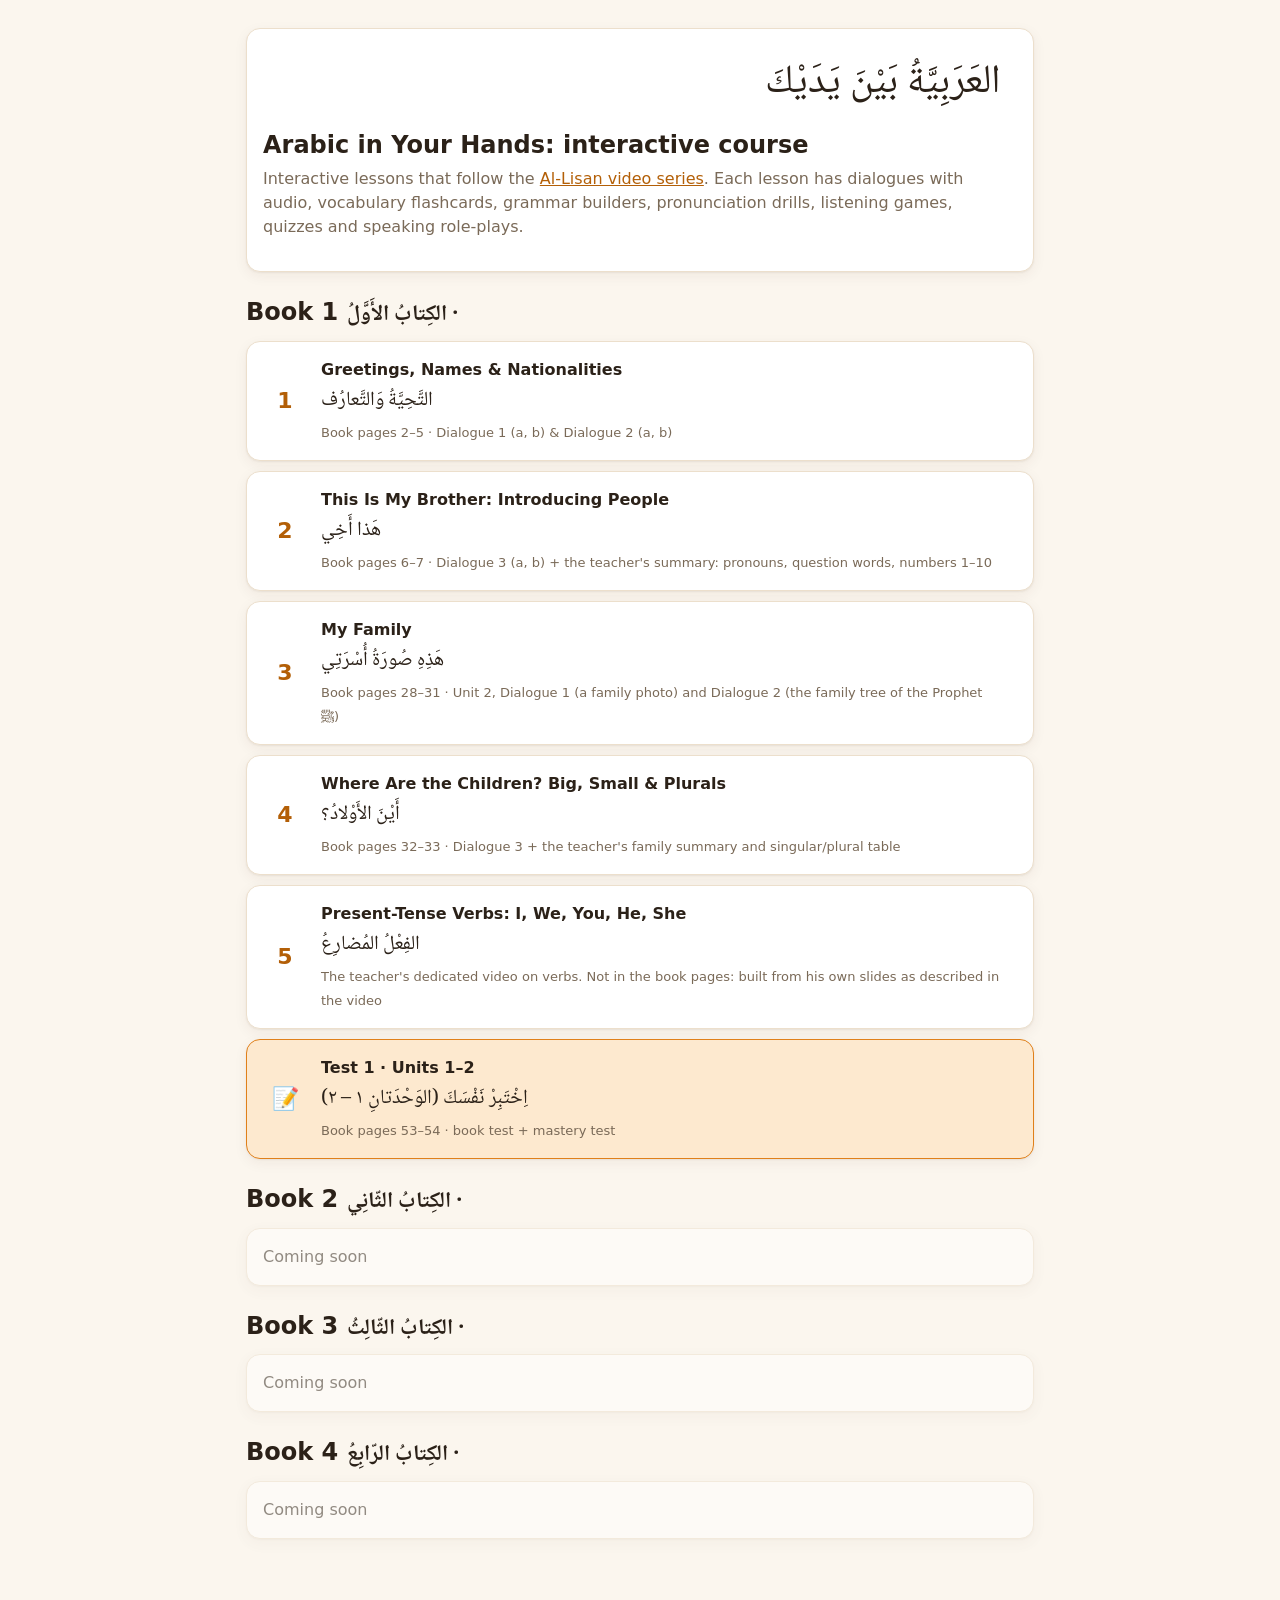
<file: docs/index.html>
<!DOCTYPE html>
<html lang="en"><head><meta charset="utf-8"><meta name="viewport" content="width=device-width,initial-scale=1">
<title>Arabic in Your Hands · Interactive course</title><link rel="preconnect" href="https://fonts.googleapis.com"><link rel="preconnect" href="https://fonts.gstatic.com" crossorigin><link href="https://fonts.googleapis.com/css2?family=Noto+Naskh+Arabic:wght@400;600;700&display=swap" rel="stylesheet"><style>:root{
  --bg:#fbf6ee; --panel:#ffffff; --ink:#2b2118; --muted:#7a6a58; --line:#ecdfcc;
  --accent:#e0801a; --accent-2:#b35f07; --accent-soft:#fde9cf;
  --good:#2f8a4f; --good-soft:#dff3e5; --bad:#c2402a; --bad-soft:#fbe3de;
  --m:#2f6db5; --m-soft:#e2eefb; --f:#a3407e; --f-soft:#f8e3f0;
  --radius:14px; --shadow:0 1px 2px rgba(60,40,10,.06),0 4px 14px rgba(60,40,10,.06);
  --ar:"Noto Naskh Arabic","Amiri","Traditional Arabic",serif;
  --ui:system-ui,-apple-system,"Segoe UI",Roboto,sans-serif;
}
@media (prefers-color-scheme:dark){:root{
  --bg:#1a1611; --panel:#241e17; --ink:#f3e9dc; --muted:#b4a28c; --line:#3a3027;
  --accent:#f0952f; --accent-2:#ffb35c; --accent-soft:#3b2a16;
  --good:#5cc27f; --good-soft:#1d3324; --bad:#ef7a64; --bad-soft:#3d221d;
  --m:#7fb0ef; --m-soft:#1e2b3b; --f:#e38bc0; --f-soft:#3a2032;
  --shadow:none;
}}
*{box-sizing:border-box}
html,body{margin:0;background:var(--bg);color:var(--ink);font-family:var(--ui);line-height:1.5}
button{font:inherit;color:inherit;cursor:pointer}
a{color:var(--accent-2)}
.ar{font-family:var(--ar);direction:rtl;unicode-bidi:isolate;line-height:1.9}
.tr{color:var(--muted);font-style:italic}
.en{color:var(--muted)}
body.no-tr .tr{display:none} body.no-en .en{display:none}

/* header */
header.top{position:sticky;top:0;z-index:20;background:color-mix(in srgb,var(--bg) 92%,transparent);backdrop-filter:blur(8px);border-bottom:1px solid var(--line)}
.top-inner{max-width:1040px;margin:0 auto;padding:10px 16px;display:flex;gap:12px;align-items:center;flex-wrap:wrap}
.brand{display:flex;flex-direction:column;min-width:0;flex:1}
.brand small{color:var(--muted);font-size:12px}
.brand b{font-size:17px}
.toggles{display:flex;gap:6px;flex-wrap:wrap;align-items:center}
.chip{border:1px solid var(--line);background:var(--panel);border-radius:999px;padding:5px 11px;font-size:13px;display:inline-flex;gap:6px;align-items:center}
.chip.on{background:var(--accent-soft);border-color:var(--accent);color:var(--accent-2);font-weight:600}
.progress{height:4px;background:var(--line)} .progress>div{height:100%;background:var(--accent);transition:width .4s}

nav.tabs{max-width:1040px;margin:0 auto;padding:8px 12px 0;display:flex;gap:4px;overflow-x:auto;scrollbar-width:none}
nav.tabs::-webkit-scrollbar{display:none}
nav.tabs a{flex:none;text-decoration:none;color:var(--muted);padding:8px 12px;border-radius:10px 10px 0 0;font-size:14px;border-bottom:3px solid transparent;white-space:nowrap}
nav.tabs a.active{color:var(--ink);font-weight:600;border-bottom-color:var(--accent)}
nav.tabs a .tick{color:var(--good);margin-inline-start:4px}

main{max-width:1040px;margin:0 auto;padding:18px 16px 80px}
h2{margin:6px 0 4px;font-size:24px} h3{margin:18px 0 8px;font-size:18px}
.lead{color:var(--muted);margin:0 0 16px}
.card{background:var(--panel);border:1px solid var(--line);border-radius:var(--radius);padding:16px;box-shadow:var(--shadow)}
.stack>*+*{margin-top:14px}
.grid{display:grid;gap:12px;grid-template-columns:repeat(auto-fill,minmax(210px,1fr))}
.row{display:flex;gap:8px;flex-wrap:wrap;align-items:center}
.btn{border:1px solid var(--line);background:var(--panel);padding:8px 14px;border-radius:10px;font-weight:500}
.btn:hover{border-color:var(--accent)}
.btn.primary{background:var(--accent);border-color:var(--accent);color:#fff}
.btn.primary:hover{background:var(--accent-2)}
.btn.small{padding:4px 10px;font-size:13px}
.play{border:none;background:var(--accent-soft);color:var(--accent-2);width:34px;height:34px;border-radius:50%;flex:none;display:inline-grid;place-items:center;font-size:14px}
.play:hover{background:var(--accent);color:#fff}
.play.speaking{background:var(--accent);color:#fff;animation:pulse 1s infinite}
@keyframes pulse{50%{transform:scale(1.1)}}
.banner{background:var(--accent-soft);border:1px solid var(--accent);border-radius:12px;padding:10px 14px;font-size:14px;margin-bottom:14px}
.done-btn{margin-top:22px}

/* overview */
.hero{display:grid;grid-template-columns:1fr auto;gap:16px;align-items:center}
.hero .ar.big{font-size:38px;line-height:1.6}
.goals li{margin:4px 0}
.path{display:grid;grid-template-columns:repeat(auto-fill,minmax(150px,1fr));gap:10px}
.path a{text-decoration:none;color:var(--ink)}
.path .step{padding:12px;border-radius:12px;border:1px solid var(--line);background:var(--panel);display:flex;gap:10px;align-items:center}
.path .step.done{border-color:var(--good);background:var(--good-soft)}
.path .num{width:28px;height:28px;border-radius:50%;background:var(--accent-soft);color:var(--accent-2);display:grid;place-items:center;font-weight:700;font-size:13px;flex:none}
.path .done .num{background:var(--good);color:#fff}

/* dialogue */
.dlg-head{display:flex;justify-content:space-between;gap:10px;align-items:center;flex-wrap:wrap}
.dlg-head .ar{font-size:20px}
.scene{display:flex;justify-content:center;gap:40px;margin:6px 0 4px}
.scene figure{margin:0;text-align:center;font-size:13px}
.scene figure .ar{font-size:18px}
.bubbles{display:flex;flex-direction:column;gap:10px;margin-top:10px}
.bub{display:flex;gap:10px;align-items:flex-start;max-width:88%}
.bub.right{align-self:flex-end;flex-direction:row-reverse}
.bub .av{flex:none}
.bub .body{background:var(--bg);border:1px solid var(--line);border-radius:14px;padding:8px 12px;cursor:pointer;transition:background .2s}
.bub.right .body{text-align:right}
.bub .who{font-size:12px;color:var(--muted)}
.bub .ar.line{font-size:22px;display:block}
.bub.active .body{background:var(--accent-soft);border-color:var(--accent)}
.bub.m .who{color:var(--m)} .bub.f .who{color:var(--f)}
.hidetext .bub .ar.line{filter:blur(7px)} .hidetext .bub.revealed .ar.line{filter:none}
.shadow-cue{font-size:13px;color:var(--accent-2);font-weight:600;min-height:20px}

/* family tree */
.ftree{margin:12px 0;padding:12px;border-radius:12px;background:var(--bg);border:1px dashed var(--accent);text-align:center}
.ftree .label{font-size:12px;text-transform:uppercase;letter-spacing:.06em;color:var(--accent-2);font-weight:700;margin-bottom:8px}
.flevel{display:flex;flex-wrap:wrap;gap:8px;justify-content:center;direction:rtl}
.fline{width:2px;height:16px;background:var(--accent);margin:4px auto}
.fnode{border:2px solid var(--line);background:var(--panel);border-radius:12px;padding:4px 12px;display:flex;flex-direction:column;align-items:center;line-height:1.3}
.fnode .ar{font-size:20px}
.fnode small{color:var(--muted);font-size:11px;direction:ltr}
.fnode.m{border-color:var(--m)} .fnode.f{border-color:var(--f)}
.fnode.me{background:var(--accent-soft);border-color:var(--accent);font-weight:700}

/* vocab */
.filters{display:flex;gap:6px;flex-wrap:wrap;margin-bottom:12px}
.vcard{display:flex;flex-direction:column;gap:2px;position:relative}
.vcard .pic{font-size:30px;line-height:1.2}
.vcard .ar{font-size:26px}
.vcard .play{position:absolute;top:12px;left:12px}
.vcard .box{position:absolute;top:14px;right:14px;font-size:11px;color:var(--muted)}
.tag{display:inline-block;font-size:11px;background:var(--accent-soft);color:var(--accent-2);border-radius:6px;padding:1px 6px;margin-top:4px;width:max-content}

.flash-wrap{max-width:440px;margin:0 auto;text-align:center}
.flash{perspective:1000px;height:260px;cursor:pointer;margin:10px 0}
.flash-inner{position:relative;width:100%;height:100%;transition:transform .5s;transform-style:preserve-3d}
.flash.flipped .flash-inner{transform:rotateY(180deg)}
.flash .face{position:absolute;inset:0;backface-visibility:hidden;display:flex;flex-direction:column;align-items:center;justify-content:center;gap:6px;border-radius:18px;border:1px solid var(--line);background:var(--panel);box-shadow:var(--shadow);padding:16px}
.flash .back{transform:rotateY(180deg);background:var(--accent-soft)}
.flash .ar{font-size:40px}
.flash .pic{font-size:48px}

/* grammar */
.gblock h3{margin-top:0}
.gblock p{margin:8px 0}
.gblock .ar, .gblock b .ar{font-size:1.15em}
table.g{border-collapse:collapse;width:100%;margin-top:10px}
table.g td,table.g th{border-bottom:1px solid var(--line);padding:8px;text-align:left}
table.g td.ar{font-size:24px;text-align:right}
.widget{margin-top:14px;padding:14px;border-radius:12px;background:var(--bg);border:1px dashed var(--accent)}
.widget .label{font-size:12px;text-transform:uppercase;letter-spacing:.06em;color:var(--accent-2);font-weight:700;margin-bottom:8px}
.result{font-size:46px;text-align:center;margin:8px 0;min-height:80px}
.sfx{color:var(--accent-2)}
.sfx.m{color:var(--m)} .sfx.f{color:var(--f)}
.ncard{border:1px solid var(--line);background:var(--panel);border-radius:12px;padding:10px;text-align:center;cursor:pointer;user-select:none}
.ncard .flag{font-size:30px}
.ncard .ar{font-size:26px;display:block}
.ncard .stage{font-size:11px;color:var(--muted)}

/* sounds */
.letter{display:flex;gap:14px}
.letter .glyph{font-family:var(--ar);font-size:64px;line-height:1;width:80px;height:80px;display:grid;place-items:center;border-radius:16px;background:var(--accent-soft);color:var(--accent-2);flex:none;cursor:pointer}
.ex{display:inline-flex;gap:6px;align-items:center;border:1px solid var(--line);border-radius:999px;padding:2px 4px 2px 12px;margin:3px;cursor:pointer;background:var(--panel)}
.ex .ar{font-size:20px}
.pair{display:grid;grid-template-columns:1fr auto 1fr;gap:10px;align-items:center}
.pair .side{text-align:center;padding:10px;border:1px solid var(--line);border-radius:12px;cursor:pointer;background:var(--panel)}
.pair .side .ar{font-size:30px;display:block}
.vs{color:var(--muted);font-size:12px;text-align:center}

/* quiz */
.quiz{max-width:640px;margin:0 auto}
.qhead{display:flex;justify-content:space-between;color:var(--muted);font-size:13px;margin-bottom:8px}
.qbar{height:6px;border-radius:6px;background:var(--line);overflow:hidden;margin-bottom:14px}.qbar>div{height:100%;background:var(--accent);transition:width .3s}
.qtext{font-size:18px;font-weight:600;margin-bottom:10px}
.qsentence{font-size:30px;text-align:center;margin:10px 0}
.qsentence .blank{display:inline-block;min-width:70px;border-bottom:3px solid var(--accent);color:var(--accent-2)}
.opts{display:grid;gap:8px}
.opt{text-align:start;border:2px solid var(--line);background:var(--panel);border-radius:12px;padding:10px 14px;font-size:16px}
.opt .ar{font-size:24px}
.opt:hover:not(:disabled){border-color:var(--accent)}
.opt.correct{border-color:var(--good);background:var(--good-soft)}
.opt.wrong{border-color:var(--bad);background:var(--bad-soft)}
.feedback{margin-top:12px;padding:10px 14px;border-radius:12px;font-size:15px}
.feedback.good{background:var(--good-soft);color:var(--good)} .feedback.bad{background:var(--bad-soft);color:var(--bad)}
.feedback .ex-text{color:var(--ink);display:block;margin-top:4px}
.tiles{display:flex;flex-wrap:wrap;gap:8px;justify-content:center;direction:rtl;min-height:56px;padding:8px;border-radius:12px}
.tiles.answer{border:2px dashed var(--line);margin-bottom:8px}
.tile{font-family:var(--ar);font-size:24px;border:1px solid var(--line);background:var(--panel);border-radius:10px;padding:2px 14px}
.big-play{width:72px;height:72px;font-size:28px;margin:6px auto 14px;display:grid}
.score{font-size:48px;font-weight:800;text-align:center;color:var(--accent-2)}
.match{display:grid;grid-template-columns:1fr 1fr;gap:8px}
.match .mi{border:2px solid var(--line);background:var(--panel);border-radius:10px;padding:8px;text-align:center;min-height:52px}
.match .mi .ar{font-size:22px}
.match .mi.sel{border-color:var(--accent);background:var(--accent-soft)}
.match .mi.ok{border-color:var(--good);background:var(--good-soft);opacity:.55}
.match .mi.no{border-color:var(--bad);background:var(--bad-soft)}

/* speak */
.rp{display:flex;flex-direction:column;gap:10px}
.rec{display:flex;gap:8px;align-items:center;flex-wrap:wrap}
.rec .dot{width:10px;height:10px;border-radius:50%;background:var(--bad);animation:pulse 1s infinite}
.tipcard{display:flex;gap:12px}
.tipcard .ic{font-size:28px;flex:none}
.tipcard .ar{font-size:1.15em}
.muted{color:var(--muted)}
footer{text-align:center;color:var(--muted);font-size:12px;padding:30px 16px}

/* tests */
.sortgrid{display:grid;grid-template-columns:repeat(6,1fr);gap:6px;direction:rtl;margin-top:10px}
.scol{border:2px dashed var(--line);border-radius:12px;padding:6px;min-height:170px;display:flex;flex-direction:column;gap:4px;cursor:pointer}
.scol:hover{border-color:var(--accent)}
.shead{text-align:center;border-bottom:1px solid var(--line);padding-bottom:4px;display:flex;flex-direction:column}
.shead .ar{font-size:20px;font-weight:700} .shead small{color:var(--muted);font-size:11px}
.sitem{border:1px solid var(--line);background:var(--panel);border-radius:8px;padding:0 6px;text-align:center;display:flex;flex-direction:column}
.sitem .ar{font-size:19px} .sitem small{font-size:10px;color:var(--bad);direction:ltr}
.sitem.ex{opacity:.55;border-style:dashed}
.tile.sel{border-color:var(--accent);background:var(--accent-soft)}
.tile.x{border-color:var(--bad);background:var(--bad-soft);text-decoration:line-through}
.tile.ok,.sitem.ok{border-color:var(--good);background:var(--good-soft)}
.tile.no,.sitem.no{border-color:var(--bad);background:var(--bad-soft)}
.titems{padding-inline-start:22px;margin:6px 0} .titems li{margin:10px 0}
.qsent .ar{font-size:22px}
.qsent select{font-family:var(--ar);font-size:18px;padding:2px 6px;border-radius:8px;border:2px solid var(--accent);background:var(--panel);color:var(--ink);margin:0 4px}
.qsent select.ok{border-color:var(--good);background:var(--good-soft)} .qsent select.no{border-color:var(--bad);background:var(--bad-soft)}
.blank{display:inline-block;min-width:60px;border-bottom:2px solid var(--accent);color:var(--accent-2);text-align:center}
.wrongw{text-decoration-color:var(--bad);text-decoration-thickness:2px}
.bank{background:var(--accent-soft);border-radius:10px;padding:8px 12px;text-align:center;direction:rtl}
.bank .ar{font-size:20px}
.fb{font-size:14px;margin-top:2px}
.markbox{border:2px solid var(--accent);border-radius:10px;min-width:56px;text-align:center;display:flex;flex-direction:column;line-height:1.2;padding:4px}
.markbox .got{font-weight:800;font-size:18px;color:var(--accent-2);border-bottom:1px solid var(--line)} .markbox .of{font-size:13px;color:var(--muted)}
.tsec.full{border-color:var(--good)} .tsec.part{border-color:var(--accent)}
.test-link .n{font-size:22px}
@media (max-width:700px){.sortgrid{grid-template-columns:repeat(3,1fr)}}

/* index */
.book{margin-top:22px}
.lesson-link{display:flex;gap:14px;align-items:center;text-decoration:none;color:var(--ink)}
.lesson-link .n{font-size:22px;font-weight:800;color:var(--accent-2);width:44px;text-align:center}
.lesson-link .ar{font-size:20px}
.soon{opacity:.5}
@media (max-width:600px){
  .hero{grid-template-columns:1fr}
  .bub{max-width:100%}
  .bub .ar.line{font-size:20px}
  .flash{height:230px}
}
</style></head>
<body><main style="max-width:820px">
<div class="card hero" style="margin-top:10px"><div><div class="ar" style="font-size:40px">العَرَبِيَّةُ بَيْنَ يَدَيْكَ</div>
<h2>Arabic in Your Hands: interactive course</h2>
<p class="lead">Interactive lessons that follow the <a href="https://www.youtube.com/playlist?list=PLDS9YrkKMtPR4-S3ih8wad7oXMyrdEdXY" target="_blank" rel="noopener">Al-Lisan video series</a>. Each lesson has dialogues with audio, vocabulary flashcards, grammar builders, pronunciation drills, listening games, quizzes and speaking role-plays.</p></div></div>
<section class="book"><h2>Book 1 <span class="ar" style="font-size:22px">· الكِتابُ الأَوَّلُ</span></h2><a class="card lesson-link" href="b1-01.html" style="margin-bottom:10px" data-id="b1-01"><span class="n">1</span><span style="flex:1"><b>Greetings, Names &amp; Nationalities</b><br><span class="ar">التَّحِيَّةُ وَالتَّعارُف</span><br><span class="muted" style="font-size:13px">Book pages 2–5 · Dialogue 1 (a, b) &amp; Dialogue 2 (a, b)</span></span><span class="prog muted"></span></a><a class="card lesson-link" href="b1-02.html" style="margin-bottom:10px" data-id="b1-02"><span class="n">2</span><span style="flex:1"><b>This Is My Brother: Introducing People</b><br><span class="ar">هَذا أَخِي</span><br><span class="muted" style="font-size:13px">Book pages 6–7 · Dialogue 3 (a, b) + the teacher&#x27;s summary: pronouns, question words, numbers 1–10</span></span><span class="prog muted"></span></a><a class="card lesson-link" href="b1-03.html" style="margin-bottom:10px" data-id="b1-03"><span class="n">3</span><span style="flex:1"><b>My Family</b><br><span class="ar">هَذِهِ صُورَةُ أُسْرَتِي</span><br><span class="muted" style="font-size:13px">Book pages 28–31 · Unit 2, Dialogue 1 (a family photo) and Dialogue 2 (the family tree of the Prophet ﷺ)</span></span><span class="prog muted"></span></a><a class="card lesson-link" href="b1-04.html" style="margin-bottom:10px" data-id="b1-04"><span class="n">4</span><span style="flex:1"><b>Where Are the Children? Big, Small &amp; Plurals</b><br><span class="ar">أَيْنَ الأَوْلادُ؟</span><br><span class="muted" style="font-size:13px">Book pages 32–33 · Dialogue 3 + the teacher&#x27;s family summary and singular/plural table</span></span><span class="prog muted"></span></a><a class="card lesson-link" href="b1-05.html" style="margin-bottom:10px" data-id="b1-05"><span class="n">5</span><span style="flex:1"><b>Present-Tense Verbs: I, We, You, He, She</b><br><span class="ar">الفِعْلُ المُضارِعُ</span><br><span class="muted" style="font-size:13px">The teacher&#x27;s dedicated video on verbs. Not in the book pages: built from his own slides as described in the video</span></span><span class="prog muted"></span></a><a class="card lesson-link test-link" href="b1-t1.html" style="margin-bottom:10px;border-color:var(--accent);background:var(--accent-soft)" data-test="b1-t1"><span class="n">📝</span><span style="flex:1"><b>Test 1 · Units 1–2</b><br><span class="ar">اِخْتَبِرْ نَفْسَكَ (الوَحْدَتانِ ١ – ٢)</span><br><span class="muted" style="font-size:13px">Book pages 53–54 · book test + mastery test</span></span><span class="prog muted"></span></a></section><section class="book"><h2>Book 2 <span class="ar" style="font-size:22px">· الكِتابُ الثّانِي</span></h2><div class="card soon">Coming soon</div></section><section class="book"><h2>Book 3 <span class="ar" style="font-size:22px">· الكِتابُ الثّالِثُ</span></h2><div class="card soon">Coming soon</div></section><section class="book"><h2>Book 4 <span class="ar" style="font-size:22px">· الكِتابُ الرّابِعُ</span></h2><div class="card soon">Coming soon</div></section></main>
<script>
try{const S=JSON.parse(localStorage.getItem("arabic-course-v1")||"{}");
document.querySelectorAll("[data-id]").forEach(a=>{const l=(S.lessons||{})[a.dataset.id];if(!l)return;const n=Object.keys(l.done||{}).length;
a.querySelector(".prog").textContent=(n>=8?"✓ ":"")+n+"/8"+(l.best&&l.best.practice!=null?" · quiz "+l.best.practice+"%":"");});
document.querySelectorAll("[data-test]").forEach(a=>{const t=(S.tests||{})[a.dataset.test];if(!t||!t.attempts.length)return;const b=m=>{const x=t.attempts.filter(y=>y.mode===m);return x.length?Math.max(...x.map(y=>y.pct))+"%":"—"};
a.querySelector(".prog").textContent="book "+b("book")+" · mastery "+b("mastery");});}catch(e){}
</script></body></html>
</file>
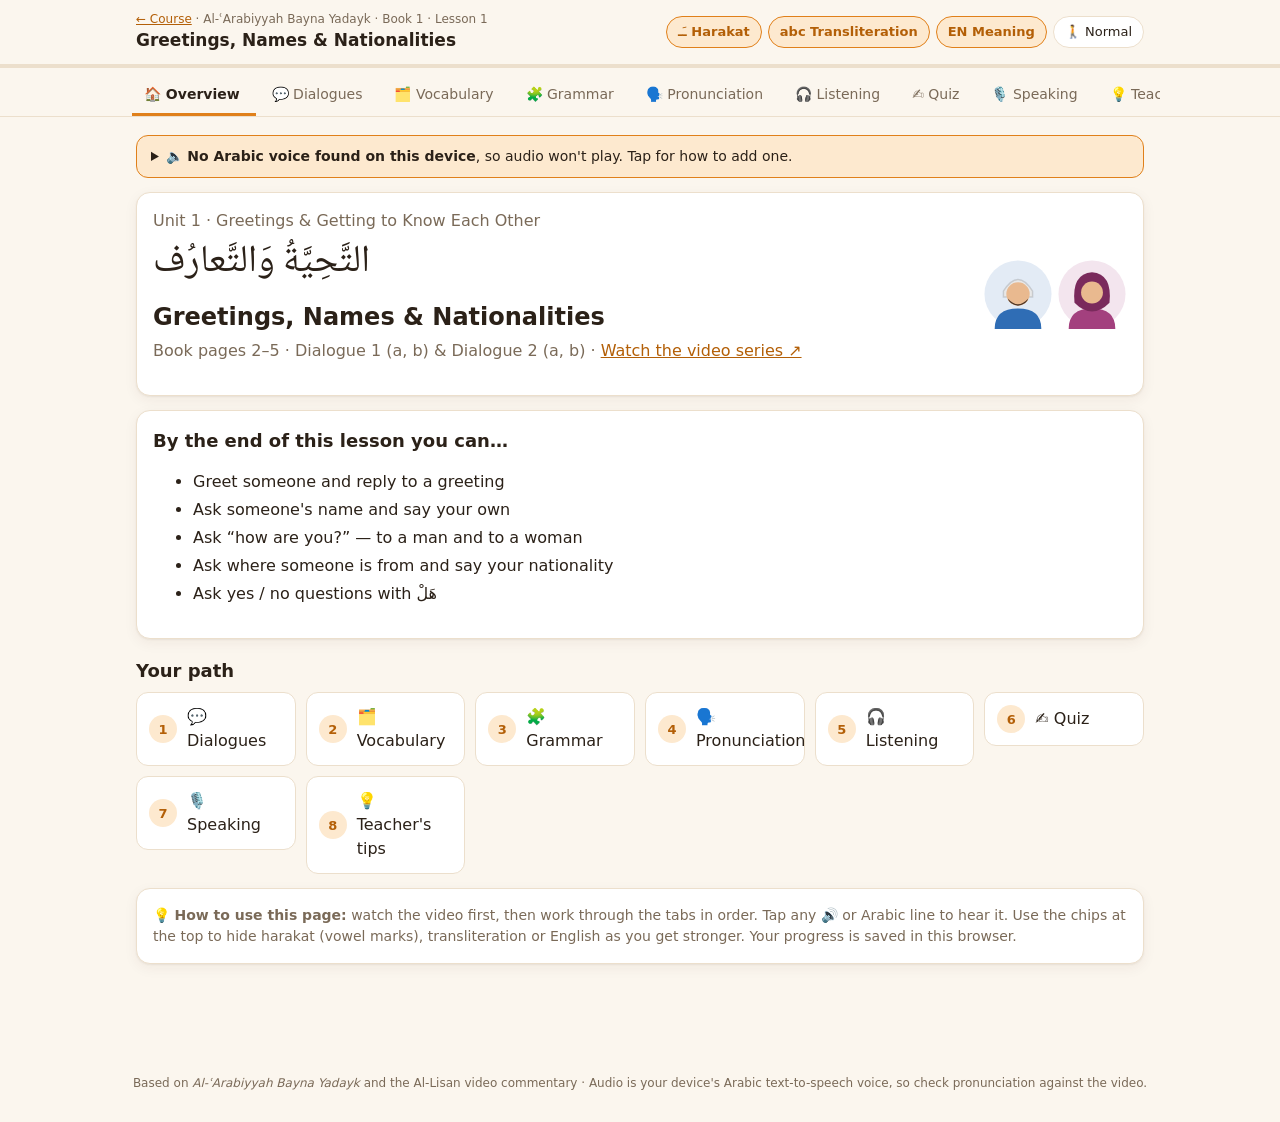
<file: docs/b1-01.html>
<!DOCTYPE html>
<html lang="en"><head><meta charset="utf-8"><meta name="viewport" content="width=device-width,initial-scale=1">
<title>Greetings, Names &amp; Nationalities · Arabic Book 1</title><link rel="preconnect" href="https://fonts.googleapis.com"><link rel="preconnect" href="https://fonts.gstatic.com" crossorigin><link href="https://fonts.googleapis.com/css2?family=Noto+Naskh+Arabic:wght@400;600;700&display=swap" rel="stylesheet"><style>:root{
  --bg:#fbf6ee; --panel:#ffffff; --ink:#2b2118; --muted:#7a6a58; --line:#ecdfcc;
  --accent:#e0801a; --accent-2:#b35f07; --accent-soft:#fde9cf;
  --good:#2f8a4f; --good-soft:#dff3e5; --bad:#c2402a; --bad-soft:#fbe3de;
  --m:#2f6db5; --m-soft:#e2eefb; --f:#a3407e; --f-soft:#f8e3f0;
  --radius:14px; --shadow:0 1px 2px rgba(60,40,10,.06),0 4px 14px rgba(60,40,10,.06);
  --ar:"Noto Naskh Arabic","Amiri","Traditional Arabic",serif;
  --ui:system-ui,-apple-system,"Segoe UI",Roboto,sans-serif;
}
@media (prefers-color-scheme:dark){:root{
  --bg:#1a1611; --panel:#241e17; --ink:#f3e9dc; --muted:#b4a28c; --line:#3a3027;
  --accent:#f0952f; --accent-2:#ffb35c; --accent-soft:#3b2a16;
  --good:#5cc27f; --good-soft:#1d3324; --bad:#ef7a64; --bad-soft:#3d221d;
  --m:#7fb0ef; --m-soft:#1e2b3b; --f:#e38bc0; --f-soft:#3a2032;
  --shadow:none;
}}
*{box-sizing:border-box}
html,body{margin:0;background:var(--bg);color:var(--ink);font-family:var(--ui);line-height:1.5}
button{font:inherit;color:inherit;cursor:pointer}
a{color:var(--accent-2)}
.ar{font-family:var(--ar);direction:rtl;unicode-bidi:isolate;line-height:1.9}
.tr{color:var(--muted);font-style:italic}
.en{color:var(--muted)}
body.no-tr .tr{display:none} body.no-en .en{display:none}

/* header */
header.top{position:sticky;top:0;z-index:20;background:color-mix(in srgb,var(--bg) 92%,transparent);backdrop-filter:blur(8px);border-bottom:1px solid var(--line)}
.top-inner{max-width:1040px;margin:0 auto;padding:10px 16px;display:flex;gap:12px;align-items:center;flex-wrap:wrap}
.brand{display:flex;flex-direction:column;min-width:0;flex:1}
.brand small{color:var(--muted);font-size:12px}
.brand b{font-size:17px}
.toggles{display:flex;gap:6px;flex-wrap:wrap;align-items:center}
.chip{border:1px solid var(--line);background:var(--panel);border-radius:999px;padding:5px 11px;font-size:13px;display:inline-flex;gap:6px;align-items:center}
.chip.on{background:var(--accent-soft);border-color:var(--accent);color:var(--accent-2);font-weight:600}
.progress{height:4px;background:var(--line)} .progress>div{height:100%;background:var(--accent);transition:width .4s}

nav.tabs{max-width:1040px;margin:0 auto;padding:8px 12px 0;display:flex;gap:4px;overflow-x:auto;scrollbar-width:none}
nav.tabs::-webkit-scrollbar{display:none}
nav.tabs a{flex:none;text-decoration:none;color:var(--muted);padding:8px 12px;border-radius:10px 10px 0 0;font-size:14px;border-bottom:3px solid transparent;white-space:nowrap}
nav.tabs a.active{color:var(--ink);font-weight:600;border-bottom-color:var(--accent)}
nav.tabs a .tick{color:var(--good);margin-inline-start:4px}

main{max-width:1040px;margin:0 auto;padding:18px 16px 80px}
h2{margin:6px 0 4px;font-size:24px} h3{margin:18px 0 8px;font-size:18px}
.lead{color:var(--muted);margin:0 0 16px}
.card{background:var(--panel);border:1px solid var(--line);border-radius:var(--radius);padding:16px;box-shadow:var(--shadow)}
.stack>*+*{margin-top:14px}
.grid{display:grid;gap:12px;grid-template-columns:repeat(auto-fill,minmax(210px,1fr))}
.row{display:flex;gap:8px;flex-wrap:wrap;align-items:center}
.btn{border:1px solid var(--line);background:var(--panel);padding:8px 14px;border-radius:10px;font-weight:500}
.btn:hover{border-color:var(--accent)}
.btn.primary{background:var(--accent);border-color:var(--accent);color:#fff}
.btn.primary:hover{background:var(--accent-2)}
.btn.small{padding:4px 10px;font-size:13px}
.play{border:none;background:var(--accent-soft);color:var(--accent-2);width:34px;height:34px;border-radius:50%;flex:none;display:inline-grid;place-items:center;font-size:14px}
.play:hover{background:var(--accent);color:#fff}
.play.speaking{background:var(--accent);color:#fff;animation:pulse 1s infinite}
@keyframes pulse{50%{transform:scale(1.1)}}
.banner{background:var(--accent-soft);border:1px solid var(--accent);border-radius:12px;padding:10px 14px;font-size:14px;margin-bottom:14px}
.done-btn{margin-top:22px}

/* overview */
.hero{display:grid;grid-template-columns:1fr auto;gap:16px;align-items:center}
.hero .ar.big{font-size:38px;line-height:1.6}
.goals li{margin:4px 0}
.path{display:grid;grid-template-columns:repeat(auto-fill,minmax(150px,1fr));gap:10px}
.path a{text-decoration:none;color:var(--ink)}
.path .step{padding:12px;border-radius:12px;border:1px solid var(--line);background:var(--panel);display:flex;gap:10px;align-items:center}
.path .step.done{border-color:var(--good);background:var(--good-soft)}
.path .num{width:28px;height:28px;border-radius:50%;background:var(--accent-soft);color:var(--accent-2);display:grid;place-items:center;font-weight:700;font-size:13px;flex:none}
.path .done .num{background:var(--good);color:#fff}

/* dialogue */
.dlg-head{display:flex;justify-content:space-between;gap:10px;align-items:center;flex-wrap:wrap}
.dlg-head .ar{font-size:20px}
.scene{display:flex;justify-content:center;gap:40px;margin:6px 0 4px}
.scene figure{margin:0;text-align:center;font-size:13px}
.scene figure .ar{font-size:18px}
.bubbles{display:flex;flex-direction:column;gap:10px;margin-top:10px}
.bub{display:flex;gap:10px;align-items:flex-start;max-width:88%}
.bub.right{align-self:flex-end;flex-direction:row-reverse}
.bub .av{flex:none}
.bub .body{background:var(--bg);border:1px solid var(--line);border-radius:14px;padding:8px 12px;cursor:pointer;transition:background .2s}
.bub.right .body{text-align:right}
.bub .who{font-size:12px;color:var(--muted)}
.bub .ar.line{font-size:22px;display:block}
.bub.active .body{background:var(--accent-soft);border-color:var(--accent)}
.bub.m .who{color:var(--m)} .bub.f .who{color:var(--f)}
.hidetext .bub .ar.line{filter:blur(7px)} .hidetext .bub.revealed .ar.line{filter:none}
.shadow-cue{font-size:13px;color:var(--accent-2);font-weight:600;min-height:20px}

/* family tree */
.ftree{margin:12px 0;padding:12px;border-radius:12px;background:var(--bg);border:1px dashed var(--accent);text-align:center}
.ftree .label{font-size:12px;text-transform:uppercase;letter-spacing:.06em;color:var(--accent-2);font-weight:700;margin-bottom:8px}
.flevel{display:flex;flex-wrap:wrap;gap:8px;justify-content:center;direction:rtl}
.fline{width:2px;height:16px;background:var(--accent);margin:4px auto}
.fnode{border:2px solid var(--line);background:var(--panel);border-radius:12px;padding:4px 12px;display:flex;flex-direction:column;align-items:center;line-height:1.3}
.fnode .ar{font-size:20px}
.fnode small{color:var(--muted);font-size:11px;direction:ltr}
.fnode.m{border-color:var(--m)} .fnode.f{border-color:var(--f)}
.fnode.me{background:var(--accent-soft);border-color:var(--accent);font-weight:700}

/* vocab */
.filters{display:flex;gap:6px;flex-wrap:wrap;margin-bottom:12px}
.vcard{display:flex;flex-direction:column;gap:2px;position:relative}
.vcard .pic{font-size:30px;line-height:1.2}
.vcard .ar{font-size:26px}
.vcard .play{position:absolute;top:12px;left:12px}
.vcard .box{position:absolute;top:14px;right:14px;font-size:11px;color:var(--muted)}
.tag{display:inline-block;font-size:11px;background:var(--accent-soft);color:var(--accent-2);border-radius:6px;padding:1px 6px;margin-top:4px;width:max-content}

.flash-wrap{max-width:440px;margin:0 auto;text-align:center}
.flash{perspective:1000px;height:260px;cursor:pointer;margin:10px 0}
.flash-inner{position:relative;width:100%;height:100%;transition:transform .5s;transform-style:preserve-3d}
.flash.flipped .flash-inner{transform:rotateY(180deg)}
.flash .face{position:absolute;inset:0;backface-visibility:hidden;display:flex;flex-direction:column;align-items:center;justify-content:center;gap:6px;border-radius:18px;border:1px solid var(--line);background:var(--panel);box-shadow:var(--shadow);padding:16px}
.flash .back{transform:rotateY(180deg);background:var(--accent-soft)}
.flash .ar{font-size:40px}
.flash .pic{font-size:48px}

/* grammar */
.gblock h3{margin-top:0}
.gblock p{margin:8px 0}
.gblock .ar, .gblock b .ar{font-size:1.15em}
table.g{border-collapse:collapse;width:100%;margin-top:10px}
table.g td,table.g th{border-bottom:1px solid var(--line);padding:8px;text-align:left}
table.g td.ar{font-size:24px;text-align:right}
.widget{margin-top:14px;padding:14px;border-radius:12px;background:var(--bg);border:1px dashed var(--accent)}
.widget .label{font-size:12px;text-transform:uppercase;letter-spacing:.06em;color:var(--accent-2);font-weight:700;margin-bottom:8px}
.result{font-size:46px;text-align:center;margin:8px 0;min-height:80px}
.sfx{color:var(--accent-2)}
.sfx.m{color:var(--m)} .sfx.f{color:var(--f)}
.ncard{border:1px solid var(--line);background:var(--panel);border-radius:12px;padding:10px;text-align:center;cursor:pointer;user-select:none}
.ncard .flag{font-size:30px}
.ncard .ar{font-size:26px;display:block}
.ncard .stage{font-size:11px;color:var(--muted)}

/* sounds */
.letter{display:flex;gap:14px}
.letter .glyph{font-family:var(--ar);font-size:64px;line-height:1;width:80px;height:80px;display:grid;place-items:center;border-radius:16px;background:var(--accent-soft);color:var(--accent-2);flex:none;cursor:pointer}
.ex{display:inline-flex;gap:6px;align-items:center;border:1px solid var(--line);border-radius:999px;padding:2px 4px 2px 12px;margin:3px;cursor:pointer;background:var(--panel)}
.ex .ar{font-size:20px}
.pair{display:grid;grid-template-columns:1fr auto 1fr;gap:10px;align-items:center}
.pair .side{text-align:center;padding:10px;border:1px solid var(--line);border-radius:12px;cursor:pointer;background:var(--panel)}
.pair .side .ar{font-size:30px;display:block}
.vs{color:var(--muted);font-size:12px;text-align:center}

/* quiz */
.quiz{max-width:640px;margin:0 auto}
.qhead{display:flex;justify-content:space-between;color:var(--muted);font-size:13px;margin-bottom:8px}
.qbar{height:6px;border-radius:6px;background:var(--line);overflow:hidden;margin-bottom:14px}.qbar>div{height:100%;background:var(--accent);transition:width .3s}
.qtext{font-size:18px;font-weight:600;margin-bottom:10px}
.qsentence{font-size:30px;text-align:center;margin:10px 0}
.qsentence .blank{display:inline-block;min-width:70px;border-bottom:3px solid var(--accent);color:var(--accent-2)}
.opts{display:grid;gap:8px}
.opt{text-align:start;border:2px solid var(--line);background:var(--panel);border-radius:12px;padding:10px 14px;font-size:16px}
.opt .ar{font-size:24px}
.opt:hover:not(:disabled){border-color:var(--accent)}
.opt.correct{border-color:var(--good);background:var(--good-soft)}
.opt.wrong{border-color:var(--bad);background:var(--bad-soft)}
.feedback{margin-top:12px;padding:10px 14px;border-radius:12px;font-size:15px}
.feedback.good{background:var(--good-soft);color:var(--good)} .feedback.bad{background:var(--bad-soft);color:var(--bad)}
.feedback .ex-text{color:var(--ink);display:block;margin-top:4px}
.tiles{display:flex;flex-wrap:wrap;gap:8px;justify-content:center;direction:rtl;min-height:56px;padding:8px;border-radius:12px}
.tiles.answer{border:2px dashed var(--line);margin-bottom:8px}
.tile{font-family:var(--ar);font-size:24px;border:1px solid var(--line);background:var(--panel);border-radius:10px;padding:2px 14px}
.big-play{width:72px;height:72px;font-size:28px;margin:6px auto 14px;display:grid}
.score{font-size:48px;font-weight:800;text-align:center;color:var(--accent-2)}
.match{display:grid;grid-template-columns:1fr 1fr;gap:8px}
.match .mi{border:2px solid var(--line);background:var(--panel);border-radius:10px;padding:8px;text-align:center;min-height:52px}
.match .mi .ar{font-size:22px}
.match .mi.sel{border-color:var(--accent);background:var(--accent-soft)}
.match .mi.ok{border-color:var(--good);background:var(--good-soft);opacity:.55}
.match .mi.no{border-color:var(--bad);background:var(--bad-soft)}

/* speak */
.rp{display:flex;flex-direction:column;gap:10px}
.rec{display:flex;gap:8px;align-items:center;flex-wrap:wrap}
.rec .dot{width:10px;height:10px;border-radius:50%;background:var(--bad);animation:pulse 1s infinite}
.tipcard{display:flex;gap:12px}
.tipcard .ic{font-size:28px;flex:none}
.tipcard .ar{font-size:1.15em}
.muted{color:var(--muted)}
footer{text-align:center;color:var(--muted);font-size:12px;padding:30px 16px}

/* tests */
.sortgrid{display:grid;grid-template-columns:repeat(6,1fr);gap:6px;direction:rtl;margin-top:10px}
.scol{border:2px dashed var(--line);border-radius:12px;padding:6px;min-height:170px;display:flex;flex-direction:column;gap:4px;cursor:pointer}
.scol:hover{border-color:var(--accent)}
.shead{text-align:center;border-bottom:1px solid var(--line);padding-bottom:4px;display:flex;flex-direction:column}
.shead .ar{font-size:20px;font-weight:700} .shead small{color:var(--muted);font-size:11px}
.sitem{border:1px solid var(--line);background:var(--panel);border-radius:8px;padding:0 6px;text-align:center;display:flex;flex-direction:column}
.sitem .ar{font-size:19px} .sitem small{font-size:10px;color:var(--bad);direction:ltr}
.sitem.ex{opacity:.55;border-style:dashed}
.tile.sel{border-color:var(--accent);background:var(--accent-soft)}
.tile.x{border-color:var(--bad);background:var(--bad-soft);text-decoration:line-through}
.tile.ok,.sitem.ok{border-color:var(--good);background:var(--good-soft)}
.tile.no,.sitem.no{border-color:var(--bad);background:var(--bad-soft)}
.titems{padding-inline-start:22px;margin:6px 0} .titems li{margin:10px 0}
.qsent .ar{font-size:22px}
.qsent select{font-family:var(--ar);font-size:18px;padding:2px 6px;border-radius:8px;border:2px solid var(--accent);background:var(--panel);color:var(--ink);margin:0 4px}
.qsent select.ok{border-color:var(--good);background:var(--good-soft)} .qsent select.no{border-color:var(--bad);background:var(--bad-soft)}
.blank{display:inline-block;min-width:60px;border-bottom:2px solid var(--accent);color:var(--accent-2);text-align:center}
.wrongw{text-decoration-color:var(--bad);text-decoration-thickness:2px}
.bank{background:var(--accent-soft);border-radius:10px;padding:8px 12px;text-align:center;direction:rtl}
.bank .ar{font-size:20px}
.fb{font-size:14px;margin-top:2px}
.markbox{border:2px solid var(--accent);border-radius:10px;min-width:56px;text-align:center;display:flex;flex-direction:column;line-height:1.2;padding:4px}
.markbox .got{font-weight:800;font-size:18px;color:var(--accent-2);border-bottom:1px solid var(--line)} .markbox .of{font-size:13px;color:var(--muted)}
.tsec.full{border-color:var(--good)} .tsec.part{border-color:var(--accent)}
.test-link .n{font-size:22px}
@media (max-width:700px){.sortgrid{grid-template-columns:repeat(3,1fr)}}

/* index */
.book{margin-top:22px}
.lesson-link{display:flex;gap:14px;align-items:center;text-decoration:none;color:var(--ink)}
.lesson-link .n{font-size:22px;font-weight:800;color:var(--accent-2);width:44px;text-align:center}
.lesson-link .ar{font-size:20px}
.soon{opacity:.5}
@media (max-width:600px){
  .hero{grid-template-columns:1fr}
  .bub{max-width:100%}
  .bub .ar.line{font-size:20px}
  .flash{height:230px}
}
</style></head>
<body><script>window.LESSONS=[];window.COURSE_HOME="index.html";</script><script>// Book 1 · Video 1 — Unit 1 (التحية والتعارف), book lessons 1–2
// Source: Al-ʿArabiyyah Bayna Yadayk Book 1 + Al-Lisan video commentary (lesson 1 transcript)
LESSONS.push({
  id: "b1-01",
  book: 1,
  num: 1,
  unit: "الوَحْدَةُ الأُولَى · التَّحِيَّةُ وَالتَّعارُف",
  unitEn: "Unit 1 · Greetings & Getting to Know Each Other",
  title: "Greetings, Names & Nationalities",
  titleAr: "التَّحِيَّةُ وَالتَّعارُف",
  covers: "Book pages 2–5 · Dialogue 1 (a, b) & Dialogue 2 (a, b)",
  video: "https://www.youtube.com/playlist?list=PLDS9YrkKMtPR4-S3ih8wad7oXMyrdEdXY",
  goals: [
    "Greet someone and reply to a greeting",
    "Ask someone's name and say your own",
    "Ask “how are you?” — to a man and to a woman",
    "Ask where someone is from and say your nationality",
    "Ask yes / no questions with هَلْ"
  ],

  dialogues: [
    {
      id: "d1a", title: "Dialogue 1 (a)", titleAr: "الحِوارُ الأَوَّلُ (أ)",
      note: "Two men meet: Khālid and Khalīl.",
      people: { "خالِد": "m1", "خَلِيل": "m2" },
      lines: [
        ["خالِد", "السَّلامُ عَلَيْكُمْ.", "as-salāmu ʿalaykum.", "Peace be upon you."],
        ["خَلِيل", "وَعَلَيْكُمُ السَّلامُ.", "wa ʿalaykumu s-salām.", "And upon you be peace."],
        ["خالِد", "اِسْمِي خالِدٌ. ما اسْمُكَ؟", "ismī Khālid. mā smuka?", "My name is Khālid. What is your name? (to a male)"],
        ["خَلِيل", "اِسْمِي خَلِيلٌ.", "ismī Khalīl.", "My name is Khalīl."],
        ["خالِد", "كَيْفَ حالُكَ؟", "kayfa ḥāluka?", "How are you? (to a male)"],
        ["خَلِيل", "بِخَيْرٍ، وَالحَمْدُ لِلّٰهِ. وَكَيْفَ حالُكَ أَنْتَ؟", "bi-khayr, wa l-ḥamdu lillāh. wa kayfa ḥāluka anta?", "Fine, praise be to God. And how are you?"],
        ["خالِد", "بِخَيْرٍ، وَالحَمْدُ لِلّٰهِ.", "bi-khayr, wa l-ḥamdu lillāh.", "Fine, praise be to God."]
      ]
    },
    {
      id: "d1b", title: "Dialogue 1 (b)", titleAr: "الحِوارُ الأَوَّلُ (ب)",
      note: "The same conversation between two women: Khawla and Khadīja. Watch the endings change to ـكِ.",
      people: { "خَوْلَة": "f1", "خَدِيجَة": "f2" },
      lines: [
        ["خَوْلَة", "السَّلامُ عَلَيْكُمْ.", "as-salāmu ʿalaykum.", "Peace be upon you."],
        ["خَدِيجَة", "وَعَلَيْكُمُ السَّلامُ.", "wa ʿalaykumu s-salām.", "And upon you be peace."],
        ["خَوْلَة", "اِسْمِي خَوْلَةُ. ما اسْمُكِ؟", "ismī Khawla. mā smuki?", "My name is Khawla. What is your name? (to a female)"],
        ["خَدِيجَة", "اِسْمِي خَدِيجَةُ.", "ismī Khadīja.", "My name is Khadīja."],
        ["خَوْلَة", "كَيْفَ حالُكِ؟", "kayfa ḥāluki?", "How are you? (to a female)"],
        ["خَدِيجَة", "بِخَيْرٍ، وَالحَمْدُ لِلّٰهِ. وَكَيْفَ حالُكِ أَنْتِ؟", "bi-khayr, wa l-ḥamdu lillāh. wa kayfa ḥāluki anti?", "Fine, praise be to God. And how are you?"],
        ["خَوْلَة", "بِخَيْرٍ، وَالحَمْدُ لِلّٰهِ.", "bi-khayr, wa l-ḥamdu lillāh.", "Fine, praise be to God."]
      ]
    },
    {
      id: "d2a", title: "Dialogue 2 (a)", titleAr: "الحِوارُ الثّانِي (أ)",
      note: "Muḥammad and Sharīf talk about where they are from.",
      people: { "مُحَمَّد": "m3", "شَرِيف": "m4" },
      lines: [
        ["مُحَمَّد", "السَّلامُ عَلَيْكُمْ.", "as-salāmu ʿalaykum.", "Peace be upon you."],
        ["شَرِيف", "وَعَلَيْكُمُ السَّلامُ.", "wa ʿalaykumu s-salām.", "And upon you be peace."],
        ["مُحَمَّد", "مِنْ أَيْنَ أَنْتَ؟", "min ayna anta?", "Where are you from? (to a male)"],
        ["شَرِيف", "أَنا مِنْ باكِسْتانَ.", "anā min Pākistān.", "I am from Pakistan."],
        ["مُحَمَّد", "هَلْ أَنْتَ باكِسْتانِيٌّ؟", "hal anta pākistāniyy?", "Are you Pakistani?"],
        ["شَرِيف", "نَعَمْ، أَنا باكِسْتانِيٌّ. وَما جِنْسِيَّتُكَ أَنْتَ؟", "naʿam, anā pākistāniyy. wa mā jinsiyyatuka anta?", "Yes, I am Pakistani. And what is your nationality?"],
        ["مُحَمَّد", "أَنا تُرْكِيٌّ. أَنا مِنْ تُرْكِيا.", "anā turkiyy. anā min Turkiyā.", "I am Turkish. I am from Turkey."],
        ["شَرِيف", "أَهْلًا وَسَهْلًا.", "ahlan wa sahlan.", "Welcome! / Nice to meet you."]
      ]
    },
    {
      id: "d2b", title: "Dialogue 2 (b)", titleAr: "الحِوارُ الثّانِي (ب)",
      note: "Maryam and Zaynab — the feminine version. Notice أَنْتِ and the ة on the nationality.",
      people: { "مَرْيَم": "f3", "زَيْنَب": "f4" },
      lines: [
        ["مَرْيَم", "السَّلامُ عَلَيْكُمْ.", "as-salāmu ʿalaykum.", "Peace be upon you."],
        ["زَيْنَب", "وَعَلَيْكُمُ السَّلامُ.", "wa ʿalaykumu s-salām.", "And upon you be peace."],
        ["مَرْيَم", "مِنْ أَيْنَ أَنْتِ؟", "min ayna anti?", "Where are you from? (to a female)"],
        ["زَيْنَب", "أَنا مِنْ مِصْرَ.", "anā min Miṣr.", "I am from Egypt."],
        ["مَرْيَم", "هَلْ أَنْتِ مِصْرِيَّةٌ؟", "hal anti miṣriyya?", "Are you Egyptian? (female)"],
        ["زَيْنَب", "نَعَمْ، أَنا مِصْرِيَّةٌ. وَما جِنْسِيَّتُكِ أَنْتِ؟", "naʿam, anā miṣriyya. wa mā jinsiyyatuki anti?", "Yes, I am Egyptian. And what is your nationality?"],
        ["مَرْيَم", "أَنا سُورِيَّةٌ. أَنا مِنْ سُورِيا.", "anā sūriyya. anā min Sūriyā.", "I am Syrian. I am from Syria."],
        ["زَيْنَب", "أَهْلًا وَسَهْلًا.", "ahlan wa sahlan.", "Welcome! / Nice to meet you."]
      ]
    }
  ],

  // pic: emoji or flag; cat used for grouping
  vocab: [
    { ar: "السَّلامُ عَلَيْكُمْ", tr: "as-salāmu ʿalaykum", en: "peace be upon you (hello)", pic: "👋", cat: "Phrases" },
    { ar: "وَعَلَيْكُمُ السَّلامُ", tr: "wa ʿalaykumu s-salām", en: "and upon you be peace (reply)", pic: "🤝", cat: "Phrases" },
    { ar: "كَيْفَ حالُكَ؟", tr: "kayfa ḥāluka?", en: "how are you? (to a male)", pic: "🙂", cat: "Phrases" },
    { ar: "كَيْفَ حالُكِ؟", tr: "kayfa ḥāluki?", en: "how are you? (to a female)", pic: "🙂", cat: "Phrases" },
    { ar: "بِخَيْرٍ", tr: "bi-khayr", en: "fine / in good condition", pic: "👍", cat: "Phrases" },
    { ar: "الحَمْدُ لِلّٰهِ", tr: "al-ḥamdu lillāh", en: "praise be to God", pic: "🤲", cat: "Phrases" },
    { ar: "أَهْلًا وَسَهْلًا", tr: "ahlan wa sahlan", en: "welcome / nice to meet you", pic: "🏡", cat: "Phrases" },
    { ar: "مَرْحَبًا", tr: "marḥaban", en: "hello / welcome", pic: "😊", cat: "Phrases", extra: true },

    { ar: "أَنا", tr: "anā", en: "I (male or female)", pic: "🙋", cat: "Pronouns" },
    { ar: "أَنْتَ", tr: "anta", en: "you (to a male)", pic: "👉👨", cat: "Pronouns" },
    { ar: "أَنْتِ", tr: "anti", en: "you (to a female)", pic: "👉👩", cat: "Pronouns" },

    { ar: "ما", tr: "mā", en: "what?", pic: "❓", cat: "Questions" },
    { ar: "كَيْفَ", tr: "kayfa", en: "how?", pic: "❔", cat: "Questions" },
    { ar: "أَيْنَ", tr: "ayna", en: "where?", pic: "📍", cat: "Questions" },
    { ar: "مِنْ أَيْنَ", tr: "min ayna", en: "from where?", pic: "🧭", cat: "Questions" },
    { ar: "هَلْ", tr: "hal", en: "(starts a yes/no question)", pic: "⁉️", cat: "Questions" },
    { ar: "نَعَمْ", tr: "naʿam", en: "yes", pic: "✅", cat: "Questions" },
    { ar: "لا", tr: "lā", en: "no", pic: "❌", cat: "Questions" },

    { ar: "اِسْمٌ", tr: "ism", en: "name", pic: "🏷️", cat: "Words" },
    { ar: "اِسْمِي", tr: "ismī", en: "my name", pic: "🏷️", cat: "Words" },
    { ar: "حالٌ", tr: "ḥāl", en: "condition, state", pic: "🌡️", cat: "Words" },
    { ar: "مِنْ", tr: "min", en: "from", pic: "➡️", cat: "Words" },
    { ar: "جِنْسِيَّةٌ", tr: "jinsiyya", en: "nationality", pic: "🛂", cat: "Words" },
    { ar: "كِتابٌ", tr: "kitāb", en: "book", pic: "📕", cat: "Words", extra: true },
    { ar: "هاتِفٌ", tr: "hātif", en: "phone", pic: "📱", cat: "Words", extra: true },
    { ar: "قَلَمٌ", tr: "qalam", en: "pen", pic: "🖊️", cat: "Words", extra: true },

    { ar: "باكِسْتانُ", tr: "Pākistān", en: "Pakistan", pic: "🇵🇰", cat: "Countries" },
    { ar: "تُرْكِيا", tr: "Turkiyā", en: "Turkey", pic: "🇹🇷", cat: "Countries" },
    { ar: "مِصْرُ", tr: "Miṣr", en: "Egypt", pic: "🇪🇬", cat: "Countries" },
    { ar: "سُورِيا", tr: "Sūriyā", en: "Syria", pic: "🇸🇾", cat: "Countries" },
    { ar: "باكِسْتانِيٌّ", tr: "pākistāniyy", en: "Pakistani (m)", pic: "🇵🇰👨", cat: "Nationalities" },
    { ar: "تُرْكِيٌّ", tr: "turkiyy", en: "Turkish (m)", pic: "🇹🇷👨", cat: "Nationalities" },
    { ar: "مِصْرِيَّةٌ", tr: "miṣriyya", en: "Egyptian (f)", pic: "🇪🇬👩", cat: "Nationalities" },
    { ar: "سُورِيَّةٌ", tr: "sūriyya", en: "Syrian (f)", pic: "🇸🇾👩", cat: "Nationalities" }
  ],

  grammar: [
    {
      id: "g-pron",
      title: "I and you: أَنا · أَنْتَ · أَنْتِ",
      body: [
        "<b>أَنا</b> (anā) means <i>I</i>. The same word works for a man or a woman.",
        "<b>أَنْتَ</b> (anta) means <i>you</i> when you speak to a <b>male</b>. <b>أَنْتِ</b> (anti) means <i>you</i> when you speak to a <b>female</b>. Only the last vowel changes: <b>a</b> for male, <b>i</b> for female.",
        "The rule from the video: <b>the person you are talking to decides the form, not your own gender.</b> If you are speaking to a woman, always use the feminine form."
      ],
      table: { head: ["", "Arabic", "Say it", "Meaning"], rows: [
        ["🙋", "أَنا", "anā", "I"],
        ["👉👨", "أَنْتَ", "anta", "you (m)"],
        ["👉👩", "أَنْتِ", "anti", "you (f)"]
      ]}
    },
    {
      id: "g-suffix",
      title: "Possessive endings: ـي · ـكَ · ـكِ",
      body: [
        "Arabic has no separate words for <i>my</i> or <i>your</i>. You attach a short ending to the noun:",
        "<b>ـي</b> (-ī) = <i>my</i> &nbsp;·&nbsp; <b>ـكَ</b> (-ka) = <i>your</i>, to a male &nbsp;·&nbsp; <b>ـكِ</b> (-ki) = <i>your</i>, to a female",
        "So اِسْم (name) becomes <b>اِسْمِي</b> (my name), <b>اِسْمُكَ</b> (your name, to a male), <b>اِسْمُكِ</b> (your name, to a female). And حال (condition) becomes <b>حالُكَ / حالُكِ</b>. That is how كَيْفَ حالُكَ؟ is built."
      ],
      widget: {
        type: "suffix",
        nouns: [
          { base: "اِسْم", tr: "ism", en: "name", forms: { my: ["اِسْمِي","ismī"], m: ["اِسْمُكَ","ismuka"], f: ["اِسْمُكِ","ismuki"] } },
          { base: "حال", tr: "ḥāl", en: "condition", forms: { my: ["حالِي","ḥālī"], m: ["حالُكَ","ḥāluka"], f: ["حالُكِ","ḥāluki"] } },
          { base: "كِتاب", tr: "kitāb", en: "book", forms: { my: ["كِتابِي","kitābī"], m: ["كِتابُكَ","kitābuka"], f: ["كِتابُكِ","kitābuki"] } },
          { base: "هاتِف", tr: "hātif", en: "phone", forms: { my: ["هاتِفِي","hātifī"], m: ["هاتِفُكَ","hātifuka"], f: ["هاتِفُكِ","hātifuki"] } },
          { base: "قَلَم", tr: "qalam", en: "pen", forms: { my: ["قَلَمِي","qalamī"], m: ["قَلَمُكَ","qalamuka"], f: ["قَلَمُكِ","qalamuki"] } }
        ]
      }
    },
    {
      id: "g-q",
      title: "Question words: ما · كَيْفَ · أَيْنَ · هَلْ",
      body: [
        "<b>ما</b> = what? → ما اسْمُكَ؟ <i>What is your name?</i>",
        "<b>كَيْفَ</b> = how? → كَيْفَ حالُكَ؟ Word for word this is <i>How is your condition?</i>, but it is the everyday way to say <i>How are you?</i>",
        "<b>أَيْنَ</b> = where? and <b>مِنْ</b> = from, so <b>مِنْ أَيْنَ</b> = from where? → مِنْ أَيْنَ أَنْتَ؟ <i>Where are you from?</i>",
        "<b>هَلْ</b> has <u>no translation</u>. It goes at the start of a sentence to turn it into a yes/no question: أَنْتَ باكِسْتانِيٌّ (You are Pakistani) → <b>هَلْ</b> أَنْتَ باكِسْتانِيٌّ؟ (Are you Pakistani?). The answer is <b>نَعَمْ</b> (yes) or <b>لا</b> (no)."
      ]
    },
    {
      id: "g-nisba",
      title: "Nationality endings: ـيّ and ـيَّة",
      body: [
        "Add <b>ـيّ</b> (a yāʾ with a <b>shadda</b> ـّ) to a country name and it becomes an adjective: مِصْر (Egypt) → <b>مِصْرِيّ</b> (Egyptian).",
        "If the country name ends in a long ا (like تُرْكِيا or سُورِيا), drop the ا first: تُرْكِيا → <b>تُرْكِيّ</b>.",
        "For a <b>female</b>, add the <b>tāʾ marbūṭa ة</b>. The video describes it as a \"hat with two dots\": مِصْرِيّ → <b>مِصْرِيَّة</b>. The ة is the usual sign that a word is feminine.",
        "⚠️ <b>Don't mix up the two yāʾs.</b> The ـي in اِسْمِي is the pronoun <i>my</i> and has no shadda. The ـيّ in مِصْرِيّ has a shadda and makes a nationality adjective."
      ],
      widget: {
        type: "nisba",
        items: [
          { flag: "🇵🇰", c: ["باكِسْتان","Pākistān","Pakistan"], m: ["باكِسْتانِيّ","pākistāniyy","Pakistani"], f: ["باكِسْتانِيَّة","pākistāniyya"] },
          { flag: "🇹🇷", c: ["تُرْكِيا","Turkiyā","Turkey"], m: ["تُرْكِيّ","turkiyy","Turkish"], f: ["تُرْكِيَّة","turkiyya"] },
          { flag: "🇪🇬", c: ["مِصْر","Miṣr","Egypt"], m: ["مِصْرِيّ","miṣriyy","Egyptian"], f: ["مِصْرِيَّة","miṣriyya"] },
          { flag: "🇸🇾", c: ["سُورِيا","Sūriyā","Syria"], m: ["سُورِيّ","sūriyy","Syrian"], f: ["سُورِيَّة","sūriyya"] },
          { flag: "🇺🇸", c: ["أَمْرِيكا","Amrīkā","America"], m: ["أَمْرِيكِيّ","amrīkiyy","American"], f: ["أَمْرِيكِيَّة","amrīkiyya"] },
          { flag: "🇨🇦", c: ["كَنَدا","Kanadā","Canada"], m: ["كَنَدِيّ","kanadiyy","Canadian"], f: ["كَنَدِيَّة","kanadiyya"] },
          { flag: "🇬🇧", c: ["بِرِيطانْيا","Brīṭānyā","Britain"], m: ["بِرِيطانِيّ","brīṭāniyy","British"], f: ["بِرِيطانِيَّة","brīṭāniyya"] },
          { flag: "🇫🇷", c: ["فَرَنْسا","Faransā","France"], m: ["فَرَنْسِيّ","faransiyy","French"], f: ["فَرَنْسِيَّة","faransiyya"] },
          { flag: "🇳🇬", c: ["نَيْجِيرِيا","Naygīriyā","Nigeria"], m: ["نَيْجِيرِيّ","naygīriyy","Nigerian"], f: ["نَيْجِيرِيَّة","naygīriyya"], bonus: true }
        ]
      }
    }
  ],

  sounds: {
    intro: "This lesson's names and phrases use several sounds that English doesn't have. Tap each one, listen, and repeat. Use the slow speed first.",
    letters: [
      { l: "خ", name: "khāʾ", tip: "A rough sound from the back of the throat, like the ch in Scottish “loch” or German “Bach”.", ex: ["خالِد","خَلِيل","خَوْلَة","خَدِيجَة","بِخَيْرٍ"] },
      { l: "ح", name: "ḥāʾ", tip: "A strong, breathy h from the middle of the throat with no scraping. Imagine fogging up a mirror, but tighter.", ex: ["حالُكَ","الحَمْدُ","مُحَمَّد"] },
      { l: "ه", name: "hāʾ", tip: "A light English h, as in “hat”.", ex: ["هَلْ","أَهْلًا","هاتِف"] },
      { l: "ع", name: "ʿayn", tip: "Squeeze the throat muscles, as if starting to gag, and add a voiced vowel. English has nothing like it, so copy the audio.", ex: ["عَلَيْكُمْ","نَعَمْ"] },
      { l: "ص", name: "ṣād", tip: "A heavy s. Pull your tongue back and lower your jaw so the vowels around it sound deeper.", ex: ["مِصْر","مِصْرِيَّة"] },
      { l: "ق", name: "qāf", tip: "A k pronounced much further back, at the uvula.", ex: ["قَلَم"] },
      { l: "ة", name: "tāʾ marbūṭa", tip: "The feminine ending. At the end of a phrase it sounds like a soft “-a”. When the word carries its case ending, it sounds like “-t”: مِصْرِيَّةٌ = miṣriyyatun.", ex: ["خَوْلَة","جِنْسِيَّة","سُورِيَّة"] }
    ],
    pairs: [
      { a: ["حال","ḥāl","condition"], b: ["خال","khāl","maternal uncle"], note: "ح vs خ" },
      { a: ["هَلْ","hal","(yes/no question)"], b: ["حَلّ","ḥall","solution"], note: "ه vs ح" },
      { a: ["أَنْتَ","anta","you (m)"], b: ["أَنْتِ","anti","you (f)"], note: "a vs i at the end" },
      { a: ["اِسْمُكَ","ismuka","your name (m)"], b: ["اِسْمُكِ","ismuki","your name (f)"], note: "-ka vs -ki" },
      { a: ["مِصْرِيّ","miṣriyy","Egyptian (m)"], b: ["مِصْرِيَّة","miṣriyya","Egyptian (f)"], note: "ـيّ vs ـيَّة" }
    ]
  },

  tips: [
    { icon: "⏸️", t: "Pause and repeat", d: "The teacher's main method: read every line aloud right after you hear it. In this app, press 🔁 Shadow on any dialogue. It plays one line, waits for you to repeat, then plays the next." },
    { icon: "🎯", t: "The listener decides the form", d: "When you speak to a woman, use ـكِ and أَنْتِ, whatever your own gender. When you speak to a man, use ـكَ and أَنْتَ." },
    { icon: "🌡️", t: "كَيْفَ حالُكَ is literally “how is your condition?”", d: "حال means state or condition. The normal reply is بِخَيْرٍ وَالحَمْدُ لِلّٰهِ, “in good condition, praise God”." },
    { icon: "⁉️", t: "هَلْ has no meaning of its own", d: "Put it at the start of a statement and the statement becomes a yes/no question. Answer with نَعَمْ or لا." },
    { icon: "🎩", t: "ة is the “hat with two dots”", d: "The tāʾ marbūṭa (ة) almost always marks a feminine word: مِصْرِيّ → مِصْرِيَّة, and names such as خَوْلَة and خَدِيجَة." },
    { icon: "⚠️", t: "Two different yāʾs", d: "ـي (my), as in اِسْمِي and كِتابِي, has no shadda. ـيّ, as in مِصْرِيّ and تُرْكِيّ, has a shadda and turns a country into a nationality." },
    { icon: "🤝", t: "Welcoming someone", d: "أَهْلًا وَسَهْلًا is hard to translate word for word. Use it to welcome a guest or when you meet someone new. مَرْحَبًا works too, and so does أَهْلًا وَسَهْلًا، مَرْحَبًا together." }
  ],

  // Custom practice items (vocab-based quizzes are generated automatically)
  practice: [
    { type: "mcq", q: "You are asking a WOMAN her name. Which is correct?", options: ["ما اسْمُكَ؟", "ما اسْمُكِ؟", "ما اسْمِي؟"], answer: 1, explain: "ـكِ (-ki) is “your” when you speak to a female." },
    { type: "mcq", q: "You are a woman asking a MAN how he is. What do you say?", options: ["كَيْفَ حالُكِ؟", "كَيْفَ حالُكَ؟", "كَيْفَ حالِي؟"], answer: 1, explain: "The listener decides the form. He is male, so use ـكَ." },
    { type: "mcq", q: "Someone says السَّلامُ عَلَيْكُمْ. You reply…", options: ["أَهْلًا وَسَهْلًا", "وَعَلَيْكُمُ السَّلامُ", "بِخَيْرٍ"], answer: 1 },
    { type: "mcq", q: "Someone asks كَيْفَ حالُكَ؟ The best answer is…", options: ["اِسْمِي خالِدٌ", "أَنا مِنْ مِصْرَ", "بِخَيْرٍ، وَالحَمْدُ لِلّٰهِ"], answer: 2 },
    { type: "mcq", q: "What does هَلْ do in هَلْ أَنْتَ تُرْكِيٌّ؟", options: ["It means “where”", "It turns the sentence into a yes/no question", "It means “you”"], answer: 1, explain: "هَلْ has no translation. It only marks a yes/no question." },
    { type: "mcq", q: "Zaynab is from Egypt. She says: أَنا ___", options: ["مِصْرِيٌّ", "مِصْرِيَّةٌ", "مِصْرُ"], answer: 1, explain: "She is female, so the nationality takes ة." },
    { type: "mcq", q: "Which ـي means “my”?", options: ["the one in اِسْمِي", "the one in مِصْرِيّ"], answer: 0, explain: "The ـيّ with a shadda in مِصْرِيّ makes a nationality. The plain ـي in اِسْمِي means “my”." },
    { type: "mcq", q: "Which question asks about NATIONALITY?", options: ["ما اسْمُكَ؟", "ما جِنْسِيَّتُكَ؟", "كَيْفَ حالُكَ؟"], answer: 1 },
    { type: "fill", sentence: "___ أَيْنَ أَنْتَ؟", en: "Where are you from?", options: ["مِنْ", "هَلْ", "ما"], answer: 0 },
    { type: "fill", sentence: "___ أَنْتِ سُورِيَّةٌ؟", en: "Are you Syrian? (f)", options: ["كَيْفَ", "هَلْ", "مِنْ"], answer: 1 },
    { type: "fill", sentence: "بِخَيْرٍ، وَالحَمْدُ لِلّٰهِ. وَكَيْفَ حالُكِ ___؟", en: "…And how are YOU? (to a female)", options: ["أَنْتَ", "أَنا", "أَنْتِ"], answer: 2 },
    { type: "fill", sentence: "أَنا تُرْكِيٌّ. أَنا مِنْ ___.", en: "I am Turkish. I am from Turkey.", options: ["تُرْكِيا", "مِصْرَ", "سُورِيا"], answer: 0 },
    { type: "order", words: ["ما", "اسْمُكَ؟"], en: "What is your name? (m)" },
    { type: "order", words: ["مِنْ", "أَيْنَ", "أَنْتِ؟"], en: "Where are you from? (f)" },
    { type: "order", words: ["هَلْ", "أَنْتَ", "باكِسْتانِيٌّ؟"], en: "Are you Pakistani?" },
    { type: "order", words: ["أَنا", "مِنْ", "سُورِيا."], en: "I am from Syria." },
    { type: "order", words: ["وَكَيْفَ", "حالُكَ", "أَنْتَ؟"], en: "And how are you? (m)" },
    { type: "reply", prompt: "مِنْ أَيْنَ أَنْتَ؟", en: "Choose a logical reply", options: ["أَنا مِنْ باكِسْتانَ.", "اِسْمِي شَرِيفٌ.", "وَعَلَيْكُمُ السَّلامُ."], answer: 0 },
    { type: "reply", prompt: "هَلْ أَنْتِ مِصْرِيَّةٌ؟", en: "Choose a logical reply", options: ["نَعَمْ، أَنا مِصْرِيَّةٌ.", "نَعَمْ، أَنا مِصْرِيٌّ.", "بِخَيْرٍ."], answer: 0 },
    { type: "reply", prompt: "ما اسْمُكِ؟", en: "Choose a logical reply", options: ["أَنا مِنْ سُورِيا.", "اِسْمِي مَرْيَمُ.", "أَهْلًا وَسَهْلًا."], answer: 1 }
  ],

  // Speaking role-play: the app plays the other speaker, you answer
  roleplay: [
    { them: "السَّلامُ عَلَيْكُمْ.", you: "وَعَلَيْكُمُ السَّلامُ.", hint: "Return the greeting" },
    { them: "ما اسْمُكَ؟", you: "اِسْمِي … (your name)", hint: "Say your name" },
    { them: "كَيْفَ حالُكَ؟", you: "بِخَيْرٍ، وَالحَمْدُ لِلّٰهِ. وَكَيْفَ حالُكَ أَنْتَ؟", hint: "Say you're fine and ask back" },
    { them: "مِنْ أَيْنَ أَنْتَ؟", you: "أَنا مِنْ … (your country)", hint: "Say where you're from" },
    { them: "ما جِنْسِيَّتُكَ؟", you: "أَنا … (nationality: add ـيّ / ـيَّة)", hint: "Say your nationality" },
    { them: "هَلْ أَنْتَ مِصْرِيٌّ؟", you: "نَعَمْ، أَنا … / لا، أَنا …", hint: "Answer with نَعَمْ or لا, then your nationality" },
    { them: "أَهْلًا وَسَهْلًا.", you: "أَهْلًا وَسَهْلًا.", hint: "Welcome them back" }
  ]
});
</script><script>/* Arabic lesson engine — renders any lesson object in window.LESSONS.
   Shared by every lesson page in the course (Books 1–4). */
(function () {
  "use strict";
  const T = window.TEST || null;
  const L = T ? testLesson(T) : window.LESSONS[window.LESSONS.length - 1];
  // A test page loads the lessons it covers; merge them into one pseudo-lesson (items keep their source lesson id)
  function testLesson(t) {
    const ls = window.LESSONS, seen = new Set(), tag = (arr, id) => (arr || []).map(x => Object.assign({ src: id }, x));
    return {
      id: t.id, title: t.title, book: t.book, num: 0,
      vocab: ls.flatMap(l => tag(l.vocab, l.id)).filter(v => !seen.has(v.ar) && seen.add(v.ar)),
      practice: ls.flatMap(l => tag(l.practice, l.id)),
      dialogues: ls.flatMap(l => (l.dialogues || []).map(d => Object.assign({ src: l.id }, d))),
      lessons: ls.map(l => ({ id: l.id, num: l.num, title: l.title }))
    };
  }
  const $ = (s, el = document) => el.querySelector(s);
  const h = (html) => { const t = document.createElement("template"); t.innerHTML = html.trim(); return t.content.firstElementChild; };
  const shuffle = (a) => { a = a.slice(); for (let i = a.length - 1; i > 0; i--) { const j = Math.floor(Math.random() * (i + 1)); [a[i], a[j]] = [a[j], a[i]]; } return a; };
  const esc = (s) => String(s).replace(/[&<>"]/g, c => ({ "&": "&amp;", "<": "&lt;", ">": "&gt;", '"': "&quot;" }[c]));
  const HARAKAT = /[ً-ْٰ]/g;

  /* ---------- storage (best-effort) ---------- */
  const KEY = "arabic-course-v1";
  let S = { lessons: {}, words: {}, prefs: { harakat: true, tr: true, en: true, rate: 0.8 } };
  try { const raw = localStorage.getItem(KEY); if (raw) S = Object.assign(S, JSON.parse(raw)); } catch (e) {}
  S.prefs = Object.assign({ harakat: true, tr: true, en: true, rate: 0.8 }, S.prefs);
  const LS = S.lessons[L.id] = S.lessons[L.id] || { done: {}, best: {} };
  const save = () => { try { localStorage.setItem(KEY, JSON.stringify(S)); } catch (e) {} };

  /* ---------- Arabic text helper (respects harakat toggle) ---------- */
  const ar = (txt, cls = "") => `<span class="ar ${cls}" data-ar="${esc(txt)}">${esc(S.prefs.harakat ? txt : txt.replace(HARAKAT, ""))}</span>`;
  // Arabic sentence with a blank (___) replaced by live HTML (a select, a span…). No data-ar, so the blank survives.
  const arBlank = (txt, blankHtml, cls = "") => { const show = t => esc(S.prefs.harakat ? t : t.replace(HARAKAT, "")); const [a, b = ""] = txt.split("___"); return `<span class="ar ${cls}">${show(a)}${blankHtml}${show(b)}</span>`; };
  function refreshHarakat() {
    document.querySelectorAll("[data-ar]").forEach(el => { const t = el.dataset.ar; el.textContent = S.prefs.harakat ? t : t.replace(HARAKAT, ""); });
  }

  /* ---------- speech ---------- */
  let voice = null; const synth = window.speechSynthesis;
  function pickVoice() {
    if (!synth) return;
    const vs = synth.getVoices().filter(v => /^ar/i.test(v.lang));
    voice = vs.find(v => /Google|Microsoft|Maged|Laila|Majed|Hamed|Zariyah|Naayf/i.test(v.name)) || vs[0] || null;
    const b = $("#voice-banner"); if (b) b.style.display = voice ? "none" : "block";
  }
  if (synth) { pickVoice(); synth.onvoiceschanged = pickVoice; }
  function cleanForTTS(t) { return t.replace(/\(.*?\)/g, "").replace(/…/g, " ").replace(/[\/←→]/g, "، ").replace(/ﷺ/g, "صَلَّى اللهُ عَلَيْهِ وَسَلَّمَ").trim(); }
  function speak(text, btn, rate) {
    return new Promise(res => {
      if (!synth) { res(); return; }
      synth.cancel();
      const u = new SpeechSynthesisUtterance(cleanForTTS(text));
      u.lang = voice ? voice.lang : "ar-SA"; if (voice) u.voice = voice;
      u.rate = rate || S.prefs.rate;
      document.querySelectorAll(".speaking").forEach(e => e.classList.remove("speaking"));
      if (btn) btn.classList.add("speaking");
      const end = () => { if (btn) btn.classList.remove("speaking"); res(); };
      u.onend = end; u.onerror = end;
      synth.speak(u);
      setTimeout(end, 15000);
    });
  }
  const playBtn = (txt, extra = "") => `<button class="play ${extra}" data-say="${esc(txt)}" title="Listen" aria-label="Listen">🔊</button>`;
  document.addEventListener("click", e => {
    const b = e.target.closest("[data-say]"); if (b) { e.stopPropagation(); speak(b.dataset.say, b.classList.contains("play") ? b : b.querySelector(".play")); }
  });

  /* ---------- avatars (simple SVG illustrations) ---------- */
  const PAL = { m1: ["#2f6db5", "#e8e8e8"], m2: ["#1f8a8a", "#d33"], m3: ["#5b4fb5", "#fff"], m4: ["#2c3e50", "#2c3e50"], f1: ["#a3407e", "#7a2a5c"], f2: ["#6b4e9b", "#3e2a63"], f3: ["#b5563a", "#7e3520"], f4: ["#3f7a5a", "#245039"] };
  function avatar(kind, size = 46) {
    const [c1, c2] = PAL[kind] || ["#888", "#555"];
    const male = kind[0] === "m";
    const head = male
      ? `<path d="M14 22 Q24 6 34 22 L34 26 L14 26Z" fill="${c2}" stroke="#0002"/><circle cx="24" cy="24" r="8" fill="#e9b98f"/><path d="M17 27 Q24 35 31 27 Q30 31 24 32 Q18 31 17 27Z" fill="#4a3426"/>`
      : `<path d="M12 30 Q10 10 24 9 Q38 10 36 30 Q30 36 24 36 Q18 36 12 30Z" fill="${c2}"/><circle cx="24" cy="23" r="7.5" fill="#e9b98f"/>`;
    return `<svg class="av" width="${size}" height="${size}" viewBox="0 0 48 48" aria-hidden="true"><circle cx="24" cy="24" r="23" fill="${c1}22"/><path d="M8 48 Q8 34 24 34 Q40 34 40 48Z" fill="${c1}"/>${head}</svg>`;
  }

  /* ---------- sections ---------- */
  const SECTIONS = [
    ["overview", "Overview", "🏠"], ["dialogues", "Dialogues", "💬"], ["vocabulary", "Vocabulary", "🗂️"],
    ["grammar", "Grammar", "🧩"], ["sounds", "Pronunciation", "🗣️"], ["listening", "Listening", "🎧"],
    ["practice", "Quiz", "✍️"], ["speaking", "Speaking", "🎙️"], ["tips", "Teacher's tips", "💡"], ["review", "Review", "🔁"]
  ];
  const learnable = SECTIONS.filter(s => !["overview", "review"].includes(s[0]));

  function renderShell() {
    document.title = `${L.title} · Arabic Book ${L.book}`;
    document.body.innerHTML = `
    <header class="top">
      <div class="top-inner">
        <div class="brand"><small>${window.COURSE_HOME ? `<a href="${window.COURSE_HOME}">← Course</a> · ` : ""}Al-ʿArabiyyah Bayna Yadayk · Book ${L.book} · Lesson ${L.num}</small><b>${esc(L.title)}</b></div>
        <div class="toggles">
          <button class="chip" id="t-har">ـَـ Harakat</button>
          <button class="chip" id="t-tr">abc Transliteration</button>
          <button class="chip" id="t-en">EN Meaning</button>
          <button class="chip" id="t-rate">🐢 Speed</button>
        </div>
      </div>
      <div class="progress"><div id="pbar"></div></div>
      <nav class="tabs" id="tabs">${SECTIONS.map(([id, n, ic]) => `<a href="#${id}" data-tab="${id}">${ic} ${n}<span class="tick"></span></a>`).join("")}</nav>
    </header>
    <main id="main"></main>
    <footer>Based on <i>Al-ʿArabiyyah Bayna Yadayk</i> and the Al-Lisan video commentary · Audio is your device's Arabic text-to-speech voice, so check pronunciation against the video.</footer>`;
    const setChips = () => {
      $("#t-har").classList.toggle("on", S.prefs.harakat);
      $("#t-tr").classList.toggle("on", S.prefs.tr);
      $("#t-en").classList.toggle("on", S.prefs.en);
      $("#t-rate").textContent = S.prefs.rate < 0.75 ? "🐢 Slow" : S.prefs.rate < 0.95 ? "🚶 Normal" : "🐇 Fast";
      document.body.classList.toggle("no-tr", !S.prefs.tr);
      document.body.classList.toggle("no-en", !S.prefs.en);
    };
    $("#t-har").onclick = () => { S.prefs.harakat = !S.prefs.harakat; save(); setChips(); refreshHarakat(); };
    $("#t-tr").onclick = () => { S.prefs.tr = !S.prefs.tr; save(); setChips(); };
    $("#t-en").onclick = () => { S.prefs.en = !S.prefs.en; save(); setChips(); };
    $("#t-rate").onclick = () => { S.prefs.rate = S.prefs.rate < 0.75 ? 0.85 : S.prefs.rate < 0.95 ? 1.0 : 0.6; save(); setChips(); };
    setChips();
  }
  function updateProgress() {
    const n = learnable.filter(s => LS.done[s[0]]).length;
    $("#pbar").style.width = (100 * n / learnable.length) + "%";
    document.querySelectorAll("#tabs a").forEach(a => { $(".tick", a).textContent = LS.done[a.dataset.tab] ? "✓" : ""; });
  }
  function doneButton(id, next) {
    const el = h(`<div class="row done-btn"><button class="btn primary">${LS.done[id] ? "✓ Completed" : "Mark as complete"} → ${next ? "next: " + SECTIONS.find(s => s[0] === next)[1] : ""}</button></div>`);
    $("button", el).onclick = () => { LS.done[id] = true; save(); updateProgress(); if (next) location.hash = next; };
    return el;
  }
  const nextOf = id => { const i = SECTIONS.findIndex(s => s[0] === id); return SECTIONS[i + 1] && SECTIONS[i + 1][0]; };

  const views = {};
  function route() {
    const id = (location.hash || "#overview").slice(1);
    const view = views[id] ? id : "overview";
    document.querySelectorAll("#tabs a").forEach(a => a.classList.toggle("active", a.dataset.tab === view));
    const a = $(`#tabs a[data-tab="${view}"]`); if (a) a.scrollIntoView({ block: "nearest", inline: "center" });
    if (synth) synth.cancel();
    const main = $("#main"); main.innerHTML = "";
    main.appendChild(h(`<details class="banner" id="voice-banner" style="display:none"><summary>🔈 <b>No Arabic voice found on this device</b>, so audio won't play. Tap for how to add one.</summary><p style="margin:8px 0 0">You can still read and do the quizzes. <b>Windows:</b> Settings → Time &amp; language → Speech → Add voices → Arabic. <b>Android:</b> install Google Speech Services and add Arabic. <b>iPhone/Mac:</b> Settings → Accessibility → Spoken Content → Voices → Arabic. Chrome and Edge on a desktop usually include one already.</p></details>`));
    pickVoice();
    views[view](main);
    if (!["overview", "review"].includes(view)) main.appendChild(doneButton(view, nextOf(view)));
    window.scrollTo(0, 0);
  }

  /* ---------- Overview ---------- */
  views.overview = (m) => {
    m.appendChild(h(`<div class="stack">
      <div class="card hero"><div>
        <div class="muted">${esc(L.unitEn)}</div>
        <div>${ar(L.titleAr, "big")}</div>
        <h2>${esc(L.title)}</h2>
        <p class="lead">${esc(L.covers)} · <a href="${L.video}" target="_blank" rel="noopener">Watch the video series ↗</a></p>
      </div><div style="display:flex;gap:4px">${avatar("m1", 70)}${avatar("f1", 70)}</div></div>
      <div class="card"><h3 style="margin-top:0">By the end of this lesson you can…</h3><ul class="goals">${L.goals.map(g => `<li>${esc(g)}</li>`).join("")}</ul></div>
      <div><h3>Your path</h3><div class="path">${learnable.map(([id, n, ic], i) => `<a href="#${id}"><div class="step ${LS.done[id] ? "done" : ""}"><span class="num">${LS.done[id] ? "✓" : i + 1}</span><span>${ic} ${n}</span></div></a>`).join("")}</div></div>
      <div class="card muted" style="font-size:14px">💡 <b>How to use this page:</b> watch the video first, then work through the tabs in order. Tap any 🔊 or Arabic line to hear it. Use the chips at the top to hide harakat (vowel marks), transliteration or English as you get stronger. Your progress is saved in this browser.</div>
    </div>`));
  };

  /* ---------- Dialogues ---------- */
  views.dialogues = (m) => {
    m.appendChild(h(`<div><h2>Dialogues</h2><p class="lead">Listen, then read along. <b>▶ Play</b> reads the whole conversation. <b>🔁 Shadow</b> pauses after each line so you can repeat it, as the teacher asks. <b>🙈 Hide text</b> turns it into a listening test.</p></div>`));
    L.dialogues.forEach(d => {
      const names = Object.keys(d.people);
      const card = h(`<div class="card" style="margin-bottom:16px">
        <div class="dlg-head"><div><b>${esc(d.title)}</b> · ${ar(d.titleAr)}<div class="muted" style="font-size:14px">${esc(d.note)}</div></div>
          <div class="row"><button class="btn small" data-act="play">▶ Play</button><button class="btn small" data-act="shadow">🔁 Shadow</button><button class="btn small" data-act="hide">🙈 Hide text</button></div></div>
        <div class="scene">${names.map(n => `<figure>${avatar(d.people[n], 64)}<figcaption>${ar(n)}</figcaption></figure>`).join(`<div style="font-size:30px;align-self:center">🤝</div>`)}</div>
        ${d.tree ? treeHTML(d.tree) : ""}
        <div class="shadow-cue"></div>
        <div class="bubbles">${d.lines.map((ln, i) => {
          const side = names.indexOf(ln[0]) === 0 ? "right" : "left"; const g = d.people[ln[0]][0];
          return `<div class="bub ${side} ${g}" data-i="${i}">${avatar(d.people[ln[0]], 38)}<div class="body"><div class="who">${ar(ln[0])}</div>${ar(ln[1], "line")}<div class="tr">${esc(ln[2])}</div><div class="en">${esc(ln[3])}</div></div></div>`;
        }).join("")}</div></div>`);
      const bubs = [...card.querySelectorAll(".bub")]; const cue = $(".shadow-cue", card);
      let runId = 0;
      bubs.forEach((b, i) => b.querySelector(".body").onclick = () => { runId++; b.classList.add("revealed"); highlight(i); speak(d.lines[i][1]); });
      const highlight = i => bubs.forEach((b, j) => b.classList.toggle("active", j === i));
      async function run(shadow) {
        const my = ++runId;
        for (let i = 0; i < d.lines.length; i++) {
          if (my !== runId) return;
          highlight(i); cue.textContent = shadow ? "Listen…" : "";
          await speak(d.lines[i][1]);
          if (my !== runId) return;
          if (shadow) {
            const secs = Math.max(2, Math.round(d.lines[i][1].length / 9));
            for (let s = secs; s > 0; s--) { if (my !== runId) return; cue.textContent = `🎤 Your turn: repeat it (${s})`; await new Promise(r => setTimeout(r, 1000)); }
          } else await new Promise(r => setTimeout(r, 350));
        }
        highlight(-1); cue.textContent = shadow ? "✓ Well done! Try again with the text hidden." : "";
      }
      card.querySelector('[data-act="play"]').onclick = () => run(false);
      card.querySelector('[data-act="shadow"]').onclick = () => run(true);
      card.querySelector('[data-act="hide"]').onclick = (e) => { card.classList.toggle("hidetext"); bubs.forEach(b => b.classList.remove("revealed")); e.target.textContent = card.classList.contains("hidetext") ? "👁 Show text" : "🙈 Hide text"; };
      m.appendChild(card);
    });
  };

  /* family tree illustration: levels of clickable name cards */
  function treeHTML(t) {
    return `<div class="ftree"><div class="label">${esc(t.label || "Family tree · tap a name to hear it")}</div>${t.levels.map((lv, i) => `${i ? '<div class="fline"></div>' : ""}<div class="flevel">${lv.map(n => `<button class="fnode ${n.g || ""} ${n.me ? "me" : ""}" data-say="${esc(n.say || n.ar)}">${ar(n.ar)}<small>${esc(n.en)}</small></button>`).join("")}</div>`).join("")}</div>`;
  }

  /* ---------- Vocabulary ---------- */
  const boxOf = w => S.words[w.ar] || 0;
  const setBox = (w, b) => { S.words[w.ar] = Math.max(0, Math.min(5, b)); save(); };
  views.vocabulary = (m) => {
    const cats = ["All", ...new Set(L.vocab.map(v => v.cat))];
    let cat = "All", mode = "list";
    m.appendChild(h(`<div><h2>Vocabulary</h2><p class="lead">${L.vocab.length} words and phrases. Learn them in <b>List</b> mode, then test yourself with <b>Flashcards</b>. Flashcard results go into your spaced-review deck: words you miss come back more often.</p></div>`));
    const bar = h(`<div class="row" style="justify-content:space-between;margin-bottom:6px"><div class="filters"></div><div class="row"><button class="chip on" data-m="list">📋 List</button><button class="chip" data-m="flash">🃏 Flashcards</button></div></div>`);
    const box = h(`<div></div>`); m.append(bar, box);
    const drawFilters = () => { $(".filters", bar).innerHTML = cats.map(c => `<button class="chip ${c === cat ? "on" : ""}" data-c="${c}">${c}</button>`).join(""); };
    bar.onclick = e => { const c = e.target.closest("[data-c]"), mm = e.target.closest("[data-m]");
      if (c) { cat = c.dataset.c; } if (mm) { mode = mm.dataset.m; bar.querySelectorAll("[data-m]").forEach(x => x.classList.toggle("on", x === mm)); }
      if (c || mm) draw(); };
    const list = () => L.vocab.filter(v => cat === "All" || v.cat === cat);
    function draw() {
      drawFilters(); box.innerHTML = "";
      if (mode === "list") {
        box.appendChild(h(`<div class="grid">${list().map(v => `<div class="card vcard" data-say="${esc(v.ar)}" style="cursor:pointer">${playBtn(v.ar)}<span class="box">${"●".repeat(boxOf(v))}${"○".repeat(5 - boxOf(v))}</span><div class="pic">${v.pic}</div>${ar(v.ar)}<div class="tr">${esc(v.tr)}</div><div>${esc(v.en)}</div>${v.extra ? `<span class="tag">from the video</span>` : ""}</div>`).join("")}</div>`));
      } else flash(box, shuffle(list()));
    }
    draw();
  };
  function flash(box, deck) {
    let i = 0, dir = "ar", known = 0;
    const wrap = h(`<div class="flash-wrap"><div class="row" style="justify-content:center"><button class="chip on" data-d="ar">Arabic → English</button><button class="chip" data-d="en">English → Arabic</button></div><div class="muted" id="fc-count" style="margin-top:8px"></div><div class="flash"><div class="flash-inner"><div class="face front"></div><div class="face back"></div></div></div><div class="row" style="justify-content:center" id="fc-btns"><button class="btn" data-r="0">😕 Again</button><button class="btn primary" data-r="1">😀 Got it</button></div><p class="muted" style="font-size:13px">Tap the card to flip it.</p></div>`);
    box.appendChild(wrap);
    const card = $(".flash", wrap);
    function show() {
      if (i >= deck.length) { wrap.innerHTML = `<div class="card" style="text-align:center"><div class="score">${known}/${deck.length}</div><p>Words you marked “Again” will come up more often in the <a href="#review">Review</a> tab.</p><button class="btn primary" id="fc-again">Shuffle &amp; go again</button></div>`; $("#fc-again", wrap).onclick = () => { box.innerHTML = ""; flash(box, shuffle(deck)); }; return; }
      const v = deck[i]; card.classList.remove("flipped");
      $("#fc-count", wrap).textContent = `Card ${i + 1} of ${deck.length}`;
      const arFace = `<div class="pic">${v.pic}</div>${ar(v.ar)}<div class="tr">${esc(v.tr)}</div>${playBtn(v.ar)}`;
      const enFace = `<div class="pic">${v.pic}</div><div style="font-size:22px;font-weight:600">${esc(v.en)}</div>`;
      $(".front", wrap).innerHTML = dir === "ar" ? `${ar(v.ar)}${playBtn(v.ar)}` : enFace;
      $(".back", wrap).innerHTML = dir === "ar" ? `<div class="pic">${v.pic}</div><div style="font-size:22px;font-weight:600">${esc(v.en)}</div><div class="tr">${esc(v.tr)}</div>` : arFace;
      if (dir === "ar") speak(v.ar);
    }
    card.onclick = (e) => { if (e.target.closest(".play")) return; card.classList.toggle("flipped"); if (dir === "en" && card.classList.contains("flipped")) speak(deck[i].ar); };
    $("#fc-btns", wrap).onclick = e => { const r = e.target.closest("[data-r]"); if (!r) return; const v = deck[i]; if (r.dataset.r === "1") { known++; setBox(v, boxOf(v) + 1); } else setBox(v, 0); i++; show(); };
    wrap.querySelectorAll("[data-d]").forEach(b => b.onclick = () => { dir = b.dataset.d; wrap.querySelectorAll("[data-d]").forEach(x => x.classList.toggle("on", x === b)); show(); });
    show();
  }

  /* ---------- Grammar ---------- */
  views.grammar = (m) => {
    m.appendChild(h(`<div><h2>Grammar</h2><p class="lead">The rules behind the dialogues. Try each interactive box. Every Arabic word you build is read aloud.</p></div>`));
    L.grammar.forEach(g => {
      const c = h(`<div class="card gblock" style="margin-bottom:16px"><h3>${esc(g.title)}</h3>${g.body.map(p => `<p>${arabize(p)}</p>`).join("")}</div>`);
      if (g.table) c.appendChild(h(`<table class="g"><tr>${g.table.head.map(x => `<th>${x}</th>`).join("")}</tr>${g.table.rows.map(r => `<tr><td>${arabize(r[0])}</td><td>${ar(r[1])} ${playBtn(r[1])}</td><td class="tr">${r[2]}</td><td>${arabize(r[3])}</td></tr>`).join("")}</table>`));
      if (g.tree) c.appendChild(h(treeHTML(g.tree)));
      if (g.widget && g.widget.type === "suffix") c.appendChild(suffixWidget(g.widget));
      if (g.widget && g.widget.type === "nisba") c.appendChild(nisbaWidget(g.widget));
      if (g.widget && g.widget.type === "combo") c.appendChild(comboWidget(g.widget));
      m.appendChild(c);
    });
  };
  // wrap Arabic runs inside prose so they get the Arabic font and harakat toggle
  function arabize(html) { return html.replace(/([؀-ۿ][؀-ۿً-ْٰ\s،؟]*[؀-ۿً-ْٰ؟]|[؀-ۿ])/g, (t) => ar(t)); }
  function splitSfx(word, key) { const sfx = key === "my" ? "ِي" : key === "m" ? "ُكَ" : "ُكِ"; return word.endsWith(sfx) ? [word.slice(0, -sfx.length), sfx] : [word, ""]; }
  function suffixWidget(w) {
    let n = 0, k = "my";
    const el = h(`<div class="widget"><div class="label">Build it yourself · pick a noun, then an ending</div><div class="row nouns"></div><div class="row" style="margin-top:8px"><button class="chip" data-k="my">ـي my</button><button class="chip" data-k="m">ـكَ your (m)</button><button class="chip" data-k="f">ـكِ your (f)</button></div><div class="result"></div><div class="center muted" id="sx-cap" style="text-align:center"></div></div>`);
    function draw(sayIt) {
      $(".nouns", el).innerHTML = w.nouns.map((x, i) => `<button class="chip ${i === n ? "on" : ""}" data-n="${i}">${ar(x.base)} · ${x.en}</button>`).join("");
      el.querySelectorAll("[data-k]").forEach(b => b.classList.toggle("on", b.dataset.k === k));
      const x = w.nouns[n], [word, tr] = x.forms[k], [stem, sfx] = splitSfx(word, k);
      const show = s => S.prefs.harakat ? s : s.replace(HARAKAT, "");
      // separate pieces (colour spans inside one word would break Arabic letter joining)
      $(".result", el).innerHTML = `<span class="ar">${esc(show(word))}</span> ${playBtn(word)}<div style="font-size:22px" dir="rtl"><span class="ar">${esc(show(x.base))}</span> <span class="muted">+</span> <span class="ar sfx ${k === "my" ? "" : k}">ـ${esc(show(sfx))}</span></div>`;
      $("#sx-cap", el).innerHTML = `<span class="tr">${tr}</span> = <b>${k === "my" ? "my" : "your"} ${x.en}</b>${k === "m" ? " (talking to a male)" : k === "f" ? " (talking to a female)" : ""}`;
      if (sayIt) speak(word);
    }
    el.onclick = e => { const a = e.target.closest("[data-n]"), b = e.target.closest("[data-k]"); if (a) n = +a.dataset.n; if (b) k = b.dataset.k; if (a || b) draw(true); };
    draw(false); return el;
  }
  // generic two-axis builder: pick a row, pick a column, see/hear the result
  function comboWidget(w) {
    let r = w.rows[0].k, c = w.cols[0].k;
    const el = h(`<div class="widget"><div class="label">${esc(w.label)}</div><div class="row rows"></div><div class="row cols" style="margin-top:8px"></div><div class="result" style="font-size:38px"></div><div class="cap" style="text-align:center"></div></div>`);
    function draw(sayIt) {
      $(".rows", el).innerHTML = w.rows.map(x => `<button class="chip ${x.k === r ? "on" : ""}" data-r="${x.k}">${arabize(esc(x.label))}</button>`).join("");
      $(".cols", el).innerHTML = w.cols.map(x => `<button class="chip ${x.k === c ? "on" : ""}" data-c="${x.k}">${arabize(esc(x.label))}</button>`).join("");
      const o = w.out[r + "|" + c]; if (!o) return;
      $(".result", el).innerHTML = `${ar(o[0])} ${playBtn(o[0])}`;
      $(".cap", el).innerHTML = `<span class="tr">${esc(o[1])}</span> = <b>${esc(o[2])}</b>${o[3] ? `<div class="muted" style="font-size:13px;margin-top:4px">${arabize(esc(o[3]))}</div>` : ""}`;
      if (sayIt) speak(o[0]);
    }
    el.onclick = e => { const a = e.target.closest("[data-r]"), b = e.target.closest("[data-c]"); if (a) r = a.dataset.r; if (b) c = b.dataset.c; if (a || b) draw(true); };
    draw(false); return el;
  }
  function nisbaWidget(w) {
    const el = h(`<div class="widget"><div class="label">Tap a country to make the nationality: country → male → female</div><div class="grid" style="grid-template-columns:repeat(auto-fill,minmax(140px,1fr))"></div></div>`);
    const g = $(".grid", el);
    w.items.forEach(it => {
      let st = 0; const c = h(`<div class="ncard"></div>`);
      const draw = () => {
        const [a, t, e] = st === 0 ? it.c : st === 1 ? it.m : [it.f[0], it.f[1], it.m[2] + " (f)"];
        c.innerHTML = `<div class="flag">${it.flag}${st === 1 ? "👨" : st === 2 ? "👩" : ""}</div>${ar(a)}<div class="tr">${t}</div><div style="font-size:14px">${e}</div><div class="stage">${["country", "male ـيّ", "female ـيَّة"][st]}${it.bonus ? " · bonus" : ""}</div>`;
      };
      c.onclick = () => { st = (st + 1) % 3; draw(); speak(st === 0 ? it.c[0] : st === 1 ? it.m[0] : it.f[0]); };
      draw(); g.appendChild(c);
    });
    return el;
  }

  /* ---------- Pronunciation ---------- */
  views.sounds = (m) => {
    const sd = L.sounds;
    m.appendChild(h(`<div><h2>Pronunciation</h2><p class="lead">${esc(sd.intro)}</p></div>`));
    const g = h(`<div class="stack"></div>`);
    sd.letters.forEach(x => g.appendChild(h(`<div class="card letter"><div class="glyph" data-say="${esc(x.ex[0])}">${x.l}</div><div><b>${esc(x.name)}</b><p style="margin:4px 0 8px">${esc(x.tip)}</p>${x.ex.map(w => `<span class="ex" data-say="${esc(w)}">${ar(w)}<button class="play" style="width:28px;height:28px;font-size:12px">🔊</button></span>`).join("")}</div></div>`)));
    m.appendChild(g);
    m.appendChild(h(`<h3>Minimal pairs: hear the difference</h3>`));
    const pg = h(`<div class="stack"></div>`);
    sd.pairs.forEach(p => pg.appendChild(h(`<div class="card pair"><div class="side" data-say="${esc(p.a[0])}">${ar(p.a[0])}<span class="tr">${p.a[1]}</span><div class="en">${p.a[2]}</div></div><div class="vs">${esc(p.note)}<br>vs</div><div class="side" data-say="${esc(p.b[0])}">${ar(p.b[0])}<span class="tr">${p.b[1]}</span><div class="en">${p.b[2]}</div></div></div>`)));
    m.appendChild(pg);
    // which-did-you-hear game
    m.appendChild(h(`<h3>🎯 Which one did you hear?</h3>`));
    const game = h(`<div class="card" style="text-align:center"><button class="play big-play" id="pg-play">▶</button><div class="row" style="justify-content:center" id="pg-opts"></div><div id="pg-fb" class="muted" style="margin-top:10px">Press play, then choose the word you heard.</div><div class="muted" id="pg-score" style="font-size:13px"></div></div>`);
    let cur, right = 0, total = 0;
    const next = () => { const p = sd.pairs[Math.floor(Math.random() * sd.pairs.length)]; cur = { p, pick: Math.random() < .5 ? "a" : "b" }; $("#pg-opts", game).innerHTML = shuffle(["a", "b"]).map(k => `<button class="opt" data-k="${k}">${ar(p[k][0])} <span class="tr">${p[k][1]}</span></button>`).join(""); };
    $("#pg-play", game).onclick = (e) => speak(cur.p[cur.pick][0], e.currentTarget, 0.7);
    $("#pg-opts", game).onclick = e => { const b = e.target.closest("[data-k]"); if (!b) return; total++; const ok = b.dataset.k === cur.pick; if (ok) right++;
      $("#pg-fb", game).innerHTML = ok ? `<span style="color:var(--good)">✓ Correct!</span>` : `<span style="color:var(--bad)">✗ It was ${ar(cur.p[cur.pick][0])}</span>`;
      $("#pg-score", game).textContent = `Score: ${right}/${total}`; next(); };
    next(); m.appendChild(game);
    m.appendChild(recorderCard("Record yourself", "Say a word or a dialogue line, then play it back and compare it with the 🔊 model."));
  };

  /* ---------- recorder (works where the microphone is allowed) ---------- */
  function recorderCard(title, sub) {
    const el = h(`<div class="card" style="margin-top:16px"><b>🎙️ ${title}</b><p class="muted" style="margin:4px 0 10px;font-size:14px">${sub}</p><div class="rec"><button class="btn" id="rec-btn">● Record</button><span id="rec-state" class="muted"></span><audio id="rec-audio" controls style="display:none;height:36px"></audio></div></div>`);
    let mr = null, chunks = [];
    $("#rec-btn", el).onclick = async () => {
      const st = $("#rec-state", el), btn = $("#rec-btn", el);
      if (mr && mr.state === "recording") { mr.stop(); return; }
      try {
        const stream = await navigator.mediaDevices.getUserMedia({ audio: true });
        mr = new MediaRecorder(stream); chunks = [];
        mr.ondataavailable = e => chunks.push(e.data);
        mr.onstop = () => { stream.getTracks().forEach(t => t.stop()); const a = $("#rec-audio", el); a.src = URL.createObjectURL(new Blob(chunks)); a.style.display = "inline-block"; btn.textContent = "● Record again"; st.innerHTML = ""; a.play().catch(() => {}); };
        mr.start(); btn.textContent = "■ Stop"; st.innerHTML = `<span class="dot"></span> recording…`;
      } catch (e) { st.innerHTML = "The microphone isn't available on this page. Open the course from your GitHub Pages site to record, or simply say it out loud."; }
    };
    return el;
  }

  /* ---------- quiz runner ---------- */
  function runQuiz(m, items, quizId, onDone) {
    let i = 0, score = 0; const wrong = [], wrongItems = [];
    const q = h(`<div class="quiz card"></div>`); m.appendChild(q);
    function show() {
      if (i >= items.length) {
        const pct = Math.round(100 * score / items.length);
        LS.best[quizId] = Math.max(LS.best[quizId] || 0, pct); save();
        q.innerHTML = `<div style="text-align:center"><div class="score">${score} / ${items.length}</div><p>${pct >= 90 ? "Excellent! 🌟" : pct >= 70 ? "Good work! 👍" : "Keep practising. Review the tabs and try again 💪"} · Best: ${LS.best[quizId]}%</p>${wrong.length ? `<div style="text-align:left"><b>Review these:</b><ul>${wrong.map(w => `<li>${w}</li>`).join("")}</ul></div>` : ""}<button class="btn primary" id="qa">Try again</button></div>`;
        $("#qa", q).onclick = () => { q.remove(); runQuiz(m, shuffle(items), quizId, onDone); };
        if (onDone) onDone(pct, wrongItems, score, items.length); return;
      }
      const it = items[i];
      q.innerHTML = `<div class="qhead"><span>Question ${i + 1} of ${items.length}</span><span>Score ${score}</span></div><div class="qbar"><div style="width:${100 * i / items.length}%"></div></div><div class="qbody"></div>`;
      const body = $(".qbody", q);
      const finish = (ok, correctText, explain) => {
        if (ok) score++; else { wrong.push(correctText); wrongItems.push(it); }
        if (it.word) setBox(it.word, ok ? boxOf(it.word) + 1 : 0);
        body.appendChild(h(`<div class="feedback ${ok ? "good" : "bad"}">${ok ? "✓ Correct!" : "✗ Not quite. Answer: " + correctText}${explain ? `<span class="ex-text">${arabize(explain)}</span>` : ""}</div>`));
        const nb = h(`<div class="row" style="justify-content:flex-end;margin-top:10px"><button class="btn primary">Next →</button></div>`);
        $("button", nb).onclick = () => { i++; show(); }; body.appendChild(nb); $("button", nb).focus();
      };
      if (it.type === "order") return orderQ(body, it, finish);
      if (it.type === "match") return matchQ(body, it, finish);
      // mcq-like
      let head = "";
      if (it.type === "mcq") head = `<div class="qtext">${arabize(esc(it.q))}</div>`;
      if (it.type === "fill") head = `<div class="qtext">Fill in the blank</div><div class="qsentence">${arBlank(it.sentence, `<span class="blank">؟</span>`)}</div><div class="en" style="text-align:center">${esc(it.en)}</div>`;
      if (it.type === "reply") head = `<div class="qtext">${esc(it.en)}</div><div class="qsentence">${ar(it.prompt)} ${playBtn(it.prompt)}</div>`;
      if (it.type === "listen") head = `<div class="qtext">${esc(it.q || "Listen. What did you hear?")}</div><button class="play big-play" data-say="${esc(it.say)}">▶</button>`;
      const opts = it.options.map((o, k) => ({ o, k }));
      body.innerHTML = head + `<div class="opts">${opts.map(({ o, k }) => `<button class="opt" data-k="${k}">${/^[؀-ۿ]/.test(o) ? ar(o) : arabize(esc(o))}</button>`).join("")}</div>`;
      if (it.type === "listen") setTimeout(() => speak(it.say, $(".big-play", body)), 250);
      body.querySelector(".opts").onclick = e => {
        const b = e.target.closest(".opt"); if (!b) return;
        const k = +b.dataset.k, ok = k === it.answer;
        body.querySelectorAll(".opt").forEach(x => { x.disabled = true; if (+x.dataset.k === it.answer) x.classList.add("correct"); });
        if (!ok) b.classList.add("wrong");
        if (it.type === "fill" || it.type === "reply") speak(it.type === "fill" ? it.sentence.replace("___", it.options[it.answer]) : it.options[it.answer]);
        finish(ok, it.options[it.answer], it.explain);
      };
    }
    show();
  }
  function orderQ(body, it, finish) {
    const pool = shuffle(it.words.map((w, k) => ({ w, k }))); let ans = [];
    body.innerHTML = `<div class="qtext">Build the sentence: <span class="en" style="color:var(--ink)">“${esc(it.en)}”</span></div><div class="muted" style="font-size:13px">Tap the words in order. Arabic reads right → left.</div><div class="tiles answer"></div><div class="tiles pool"></div><div class="row" style="justify-content:flex-end"><button class="btn small" id="o-clear">Clear</button><button class="btn primary" id="o-check">Check</button></div>`;
    const draw = () => {
      $(".answer", body).innerHTML = ans.map((x, j) => `<button class="tile" data-a="${j}">${esc(S.prefs.harakat ? x.w : x.w.replace(HARAKAT, ""))}</button>`).join("");
      $(".pool", body).innerHTML = pool.filter(x => !ans.includes(x)).map(x => `<button class="tile" data-p="${x.k}">${esc(S.prefs.harakat ? x.w : x.w.replace(HARAKAT, ""))}</button>`).join("");
    };
    body.onclick = e => {
      const p = e.target.closest("[data-p]"), a = e.target.closest("[data-a]");
      if (p) { ans.push(pool.find(x => x.k === +p.dataset.p)); draw(); }
      if (a) { ans.splice(+a.dataset.a, 1); draw(); }
    };
    $("#o-clear", body).onclick = () => { ans = []; draw(); };
    $("#o-check", body).onclick = (e) => {
      if (ans.length < it.words.length) return;
      const ok = ans.every((x, j) => x.k === j); body.onclick = null; e.target.disabled = true; $("#o-clear", body).disabled = true;
      speak(it.words.join(" ")); finish(ok, it.words.join(" "));
    };
    draw();
  }
  function matchQ(body, it, finish) {
    const left = shuffle(it.pairs.map((p, k) => ({ t: p[0], k }))), right = shuffle(it.pairs.map((p, k) => ({ t: p[1], k })));
    let sel = null, matched = 0, mistakes = 0;
    body.innerHTML = `<div class="qtext">${esc(it.q || "Match each Arabic word with its meaning")}</div><div class="match">${left.map((l, j) => `<button class="mi" data-side="l" data-k="${l.k}">${ar(l.t)}</button><button class="mi" data-side="r" data-k="${right[j].k}">${/^[\u0600-\u06FF]/.test(right[j].t) ? ar(right[j].t) : esc(right[j].t)}</button>`).join("")}</div>`;
    body.querySelector(".match").onclick = e => {
      const b = e.target.closest(".mi"); if (!b || b.classList.contains("ok")) return;
      if (b.dataset.side === "l") speak(it.pairs[+b.dataset.k][0]);
      if (!sel || sel.dataset.side === b.dataset.side) { if (sel) sel.classList.remove("sel"); sel = b; b.classList.add("sel"); return; }
      if (sel.dataset.k === b.dataset.k) { sel.classList.replace("sel", "ok"); b.classList.add("ok"); matched++; sel = null;
        if (matched === it.pairs.length) finish(mistakes <= 1, mistakes <= 1 ? "" : `${mistakes} mismatches. Try the match again later`); }
      else { mistakes++; const s = sel; s.classList.remove("sel"); [s, b].forEach(x => x.classList.add("no")); setTimeout(() => [s, b].forEach(x => x.classList.remove("no")), 500); sel = null; }
    };
  }
  function vocabMCQ(n, dir) {
    const pool = L.vocab;
    return shuffle(pool).slice(0, n).map(w => {
      const distract = shuffle(pool.filter(x => x !== w && x.en !== w.en)).slice(0, 3);
      const opts = shuffle([w, ...distract]);
      return dir === "listen"
        ? { type: "listen", say: w.ar, options: opts.map(o => o.en), answer: opts.indexOf(w), word: w, src: w.src, area: "vocabulary" }
        : dir === "en2ar"
          ? { type: "mcq", q: `How do you say “${w.en}”?`, options: opts.map(o => o.ar), answer: opts.indexOf(w), word: w, src: w.src, area: "vocabulary" }
          : { type: "mcq", q: `What does ${w.ar} mean?`, options: opts.map(o => o.en), answer: opts.indexOf(w), word: w, src: w.src, area: "vocabulary" };
    });
  }

  /* ---------- Listening ---------- */
  views.listening = (m) => {
    m.appendChild(h(`<div><h2>Listening</h2><p class="lead">Train your ear without reading. Each question plays automatically. Press ▶ to hear it again. Set 🐢 Slow at the top if it's too fast.</p></div>`));
    const pick = h(`<div class="row" style="margin-bottom:14px"><button class="chip on" data-l="words">🔤 Words (10)</button><button class="chip" data-l="lines">💬 Dialogue lines (8)</button><button class="chip" data-l="who">🧑‍🤝‍🧑 Male or female? (8)</button></div>`);
    const box = h(`<div></div>`); m.append(pick, box);
    const allLines = L.dialogues.flatMap(d => d.lines.map(l => ({ l, d })));
    const whoLines = () => shuffle(allLines.filter(x => L.gender ? new RegExp(L.gender.any).test(x.l[1].replace(HARAKAT, "") + " ") : /ُكَ|ُكِ|أَنْتَ|أَنْتِ|يَّةٌ|يٌّ/.test(x.l[1])));
    if (whoLines().length < 3) pick.querySelector('[data-l="who"]').remove();
    const sets = {
      words: () => vocabMCQ(10, "listen"),
      lines: () => shuffle([...new Map(allLines.filter(x => !/السَّلام/.test(x.l[1])).map(x => [x.l[1], x])).values()]).slice(0, 8).map(({ l }) => {
        const others = shuffle([...new Set(allLines.filter(x => x.l[1] !== l[1]).map(x => x.l[3]).filter(t => t !== l[3]))]).slice(0, 3);
        const opts = shuffle([l[3], ...others]); return { type: "listen", say: l[1], options: opts, answer: opts.indexOf(l[3]) };
      }),
      who: () => whoLines().slice(0, 8).map(({ l }) => {
        const fem = L.gender ? new RegExp(L.gender.fem).test(l[1].replace(HARAKAT, "") + " ") : /ُكِ|أَنْتِ|يَّةٌ/.test(l[1]);
        return { type: "listen", q: (L.gender && L.gender.q) || "Is this sentence spoken TO or ABOUT a male or a female?", say: l[1], options: ["Male ♂", "Female ♀"], answer: fem ? 1 : 0, explain: `${l[1]} — ${l[3]}` };
      })
    };
    const go = k => { box.innerHTML = ""; runQuiz(box, sets[k](), "listen-" + k); };
    pick.onclick = e => { const b = e.target.closest("[data-l]"); if (!b) return; pick.querySelectorAll("[data-l]").forEach(x => x.classList.toggle("on", x === b)); go(b.dataset.l); };
    go("words");
  };

  /* ---------- Practice quiz ---------- */
  views.practice = (m) => {
    m.appendChild(h(`<div><h2>Quiz</h2><p class="lead">Mixed practice: grammar choices, fill in the blank, sentence building, logical replies, word matching and vocabulary. Your best score is saved.</p></div>`));
    const matchItem = { type: "match", pairs: shuffle(L.vocab.filter(v => !v.extra)).slice(0, 6).map(v => [v.ar, v.en]) };
    const items = [...shuffle(L.practice), matchItem, ...vocabMCQ(4, "ar2en"), ...vocabMCQ(3, "en2ar")];
    runQuiz(m, items, "practice");
  };

  /* ---------- Speaking ---------- */
  views.speaking = (m) => {
    m.appendChild(h(`<div><h2>Speaking: role-play</h2><p class="lead">Your partner speaks and you answer out loud with <b>your own</b> name and country. Then reveal the model answer and compare. In the role-play your partner is a man. Afterwards, practise the same answers using the feminine forms (ـكِ / أَنْتِ / ـيَّة).</p></div>`));
    const card = h(`<div class="card rp"></div>`); m.appendChild(card);
    let i = 0;
    function show() {
      if (i >= L.roleplay.length) { card.innerHTML = `<div style="text-align:center"><div class="score">🎉</div><p>Conversation complete! Do it again faster, or swap roles and ask the questions yourself.</p><button class="btn primary" id="rp-again">Start over</button></div>`; $("#rp-again", card).onclick = () => { i = 0; show(); }; return; }
      const r = L.roleplay[i];
      card.innerHTML = `<div class="muted">Turn ${i + 1} of ${L.roleplay.length}</div>
        <div class="bub left m"><div>${avatar("m1", 40)}</div><div class="body" data-say="${esc(r.them)}">${ar(r.them, "line")} ${playBtn(r.them)}</div></div>
        <div><b>Your turn:</b> ${esc(r.hint)}</div>
        <div class="row"><button class="btn" id="rp-show">👁 Show model answer</button><button class="btn primary" id="rp-next">Next →</button></div>
        <div id="rp-model" style="display:none" class="bub right"><div class="body">${ar(r.you, "line")} ${playBtn(r.you)}</div></div>`;
      $("#rp-show", card).onclick = () => { $("#rp-model", card).style.display = "flex"; speak(r.you); };
      $("#rp-next", card).onclick = () => { i++; show(); };
      setTimeout(() => speak(r.them), 200);
    }
    show();
    m.appendChild(recorderCard("Record your answers", "Record the whole role-play in one take, then listen back."));
  };

  /* ---------- Tips ---------- */
  views.tips = (m) => {
    m.appendChild(h(`<div><h2>Teacher's tips</h2><p class="lead">The key points and memory aids from the video.</p></div>`));
    const g = h(`<div class="stack"></div>`);
    L.tips.forEach(t => g.appendChild(h(`<div class="card tipcard"><div class="ic">${t.icon}</div><div><b>${esc(t.t)}</b><p style="margin:4px 0 0">${arabize(esc(t.d))}</p></div></div>`)));
    m.appendChild(g);
  };

  /* ---------- Review ---------- */
  views.review = (m) => {
    const weak = L.vocab.filter(w => boxOf(w) <= 1);
    const strong = L.vocab.filter(w => boxOf(w) >= 3).length;
    m.appendChild(h(`<div><h2>Review</h2><p class="lead">Spaced repetition: each correct answer moves a word up a box (○ → ●●●●●). A miss sends it back to the start. Review the weak words daily until they reach 3+ boxes.</p></div>`));
    m.appendChild(h(`<div class="grid" style="margin-bottom:16px">
      <div class="card"><div class="muted">Sections completed</div><div class="score" style="font-size:36px;text-align:left">${learnable.filter(s => LS.done[s[0]]).length}/${learnable.length}</div></div>
      <div class="card"><div class="muted">Words known well (3+)</div><div class="score" style="font-size:36px;text-align:left">${strong}/${L.vocab.length}</div></div>
      <div class="card"><div class="muted">Best quiz score</div><div class="score" style="font-size:36px;text-align:left">${LS.best.practice != null ? LS.best.practice + "%" : "—"}</div></div></div>`));
    const box = h(`<div></div>`); m.appendChild(box);
    if (weak.length) { box.appendChild(h(`<h3>Due for review: ${weak.length} words</h3>`)); flash(box, shuffle(weak)); }
    else box.appendChild(h(`<div class="card">🎉 Nothing due. Every word is in box 2 or higher. Come back tomorrow, or test yourself in the Quiz tab.</div>`));
    const reset = h(`<div style="margin-top:30px"><button class="btn small" id="rs">Reset this lesson's progress</button> <span id="rs-c"></span></div>`);
    $("#rs", reset).onclick = () => { $("#rs-c", reset).innerHTML = `Are you sure? <button class="btn small" id="rs-y">Yes, reset</button>`; $("#rs-y", reset).onclick = () => { S.lessons[L.id] = { done: {}, best: {} }; L.vocab.forEach(w => delete S.words[w.ar]); save(); location.reload(); }; };
    m.appendChild(reset);
  };

  /* =====================================================================
     TEST PAGES: book test (replica of the book's اختبر نفسك), mastery test, results
     ===================================================================== */
  function initTest() {
    S.tests = S.tests || {};
    const TS = S.tests[T.id] = S.tests[T.id] || { attempts: [] };
    const lessonName = id => { const l = L.lessons.find(x => x.id === id); return l ? `Lesson ${l.num}: ${l.title}` : id; };
    const lessonLink = (id, area) => window.COURSE_HOME ? `<a href="${id}.html#${area || "grammar"}">${esc(lessonName(id))} ↗</a>` : esc(lessonName(id));
    const fmt = n => (Math.round(n * 2) / 2).toString();
    document.title = `${T.title} · Arabic Book ${T.book}`;
    document.body.innerHTML = `
    <header class="top"><div class="top-inner">
      <div class="brand"><small>${window.COURSE_HOME ? `<a href="${window.COURSE_HOME}">← Course</a> · ` : ""}Al-ʿArabiyyah Bayna Yadayk · Book ${T.book} · ${esc(T.pages)}</small><b>${esc(T.title)}</b></div>
      <div class="toggles"><button class="chip" id="t-har">ـَـ Harakat</button><button class="chip" id="t-rate">🐢 Speed</button></div></div>
      <nav class="tabs" id="tabs"><a href="#book" data-tab="book">📘 Book test</a><a href="#mastery" data-tab="mastery">🎯 Mastery test</a><a href="#results" data-tab="results">📈 Results</a></nav>
    </header><main id="main"></main>
    <footer>Book test from <i>Al-ʿArabiyyah Bayna Yadayk</i> · answers and explanations follow the Al-Lisan video.</footer>`;
    const setChips = () => { $("#t-har").classList.toggle("on", S.prefs.harakat); $("#t-rate").textContent = S.prefs.rate < 0.75 ? "🐢 Slow" : S.prefs.rate < 0.95 ? "🚶 Normal" : "🐇 Fast"; };
    $("#t-har").onclick = () => { S.prefs.harakat = !S.prefs.harakat; save(); setChips(); refreshHarakat(); };
    $("#t-rate").onclick = () => { S.prefs.rate = S.prefs.rate < 0.75 ? 0.85 : S.prefs.rate < 0.95 ? 1.0 : 0.6; save(); setChips(); };
    setChips();

    function saveAttempt(a) { TS.attempts.push(Object.assign({ date: new Date().toISOString() }, a)); save(); }
    function weakReport(wrongs) {
      // wrongs: [{lesson, area}] → grouped list of lessons to revise
      const g = {}; wrongs.forEach(w => { if (!w.lesson) return; g[w.lesson] = g[w.lesson] || { n: 0, areas: new Set() }; g[w.lesson].n++; g[w.lesson].areas.add(w.area || "grammar"); });
      const ids = Object.keys(g).sort((a, b) => g[b].n - g[a].n);
      if (!ids.length) return `<p>🌟 No mistakes. You've mastered these units, so move on to the next chapter!</p>`;
      return `<b>Revise these first:</b><ul>${ids.map(id => `<li>${lessonLink(id, [...g[id].areas][0])} · ${g[id].n} mistake${g[id].n > 1 ? "s" : ""}</li>`).join("")}</ul>`;
    }

    /* ---------- section widgets: each returns { el, check() → {score, wrong:[{lesson, area}]} } ---------- */
    const W = {};
    W.sort = (sec) => {
      const all = sec.cols.flatMap(c => c.words.map(w => ({ w, c: c.k })));
      const placed = {}, order = shuffle(all); let sel = null, locked = false;
      const el = h(`<div><div class="tiles pool" style="justify-content:center"></div><div class="sortgrid"></div></div>`);
      function draw(res) {
        $(".pool", el).innerHTML = order.filter(x => !placed[x.w]).map(x => `<button class="tile ${sel === x.w ? "sel" : ""}" data-w="${esc(x.w)}">${esc(S.prefs.harakat ? x.w : x.w.replace(HARAKAT, ""))}</button>`).join("") || `<span class="muted" style="direction:ltr">All words placed. Press “Check”.</span>`;
        $(".sortgrid", el).innerHTML = sec.cols.map(c => `<div class="scol" data-col="${c.k}"><div class="shead">${ar(c.ar)}<small>${c.en}</small></div><div class="sitem ex">${ar(c.ex)}</div>${all.filter(x => placed[x.w] === c.k).map(x => {
          const st = res ? (x.c === c.k ? "ok" : "no") : "";
          const fix = res && x.c !== c.k ? `<small>→ ${esc(sec.cols.find(cc => cc.k === x.c).en)}</small>` : "";
          return `<button class="sitem ${st}" data-p="${esc(x.w)}">${ar(x.w)}${fix}</button>`; }).join("")}</div>`).join("");
      }
      el.onclick = e => {
        if (locked) return;
        const t = e.target.closest("[data-w]"), col = e.target.closest("[data-col]"), p = e.target.closest("[data-p]");
        if (t) { sel = t.dataset.w; speak(sel); draw(); return; }
        if (p) { delete placed[p.dataset.p]; draw(); return; }
        if (col && sel) { placed[sel] = col.dataset.col; sel = null; draw(); }
      };
      draw();
      return { el, check() {
        locked = true; draw(true);
        const missed = all.filter(x => placed[x.w] !== x.c);
        if (missed.some(x => !placed[x.w])) $(".pool", el).innerHTML = missed.filter(x => !placed[x.w]).map(x => `<span class="tile no">${esc(x.w)} → ${esc(sec.cols.find(c => c.k === x.c).en)}</span>`).join("");
        return { score: (all.length - missed.length) * sec.marks / all.length, wrong: missed.map(x => ({ lesson: sec.lesson[x.c], area: "vocabulary" })) };
      } };
    };
    W.fill = (sec) => {
      const opts = shuffle(sec.bank);
      const el = h(`<div><div class="bank">${opts.map(b => ar(b)).join(" · ")}</div><ol class="titems">${sec.items.map((it, i) => `<li><span class="qsent">${arBlank(it.s, `<select data-i="${i}"><option value="">……</option>${opts.map(o => `<option>${esc(o)}</option>`).join("")}</select>`)}</span><div class="fb"></div></li>`).join("")}</ol></div>`);
      return { el, check() {
        let sc = 0; const wrong = [];
        el.querySelectorAll("select").forEach(s => { const it = sec.items[+s.dataset.i], ok = s.value === it.a; s.disabled = true; s.classList.add(ok ? "ok" : "no");
          if (ok) sc++; else wrong.push({ lesson: it.lesson });
          s.closest("li").querySelector(".fb").innerHTML = `${ok ? "✓" : "✗ Answer: " + ar(it.a)} <span class="muted">${arabize(esc(it.en))}</span>`; });
        return { score: sc * sec.marks / sec.items.length, wrong };
      } };
    };
    W.odd = (sec) => {
      const pick = {};
      const el = h(`<ol class="titems">${sec.items.map((it, i) => `<li><div class="row" style="direction:rtl;justify-content:flex-start">${it.w.map((w, j) => `<button class="tile" data-i="${i}" data-j="${j}">${esc(S.prefs.harakat ? w : w.replace(HARAKAT, ""))}</button>`).join("")}</div><div class="fb"></div></li>`).join("")}</ol>`);
      let locked = false;
      el.onclick = e => { const b = e.target.closest("[data-j]"); if (!b || locked) return; pick[b.dataset.i] = +b.dataset.j;
        el.querySelectorAll(`[data-i="${b.dataset.i}"]`).forEach(x => x.classList.toggle("x", x === b)); speak(sec.items[+b.dataset.i].w[+b.dataset.j]); };
      return { el, check() {
        locked = true; let sc = 0; const wrong = [];
        sec.items.forEach((it, i) => { const ok = pick[i] === it.a; if (ok) sc++; else wrong.push({ lesson: it.lesson });
          el.querySelectorAll(`[data-i="${i}"]`).forEach((x, j) => { if (j === it.a) x.classList.add("ok"); else if (j === pick[i]) x.classList.add("no"); });
          el.querySelectorAll("li .fb")[i].innerHTML = `${ok ? "✓" : "✗"} ${arabize(esc(it.why))}`; });
        return { score: sc * sec.marks / sec.items.length, wrong };
      } };
    };
    W.correct = (sec) => {
      const pick = {}; let locked = false;
      const el = h(`<ol class="titems">${sec.items.map((it, i) => `<li><div class="qsent">${ar(it.b)} <u class="wrongw">${ar(it.w)}</u> ${ar(it.f)}</div><div class="row"><span class="muted" style="font-size:13px">Replace with:</span>${it.opts.map((o, j) => `<button class="tile" data-i="${i}" data-j="${j}">${esc(S.prefs.harakat ? o : o.replace(HARAKAT, ""))}</button>`).join("")}</div><div class="fb"></div></li>`).join("")}</ol>`);
      el.onclick = e => { const b = e.target.closest("[data-j]"); if (!b || locked) return; pick[b.dataset.i] = +b.dataset.j;
        el.querySelectorAll(`[data-i="${b.dataset.i}"]`).forEach(x => x.classList.toggle("sel", x === b)); };
      return { el, check() {
        locked = true; let sc = 0; const wrong = [];
        sec.items.forEach((it, i) => { const ok = pick[i] === it.a; if (ok) sc++; else wrong.push({ lesson: it.lesson });
          el.querySelectorAll(`[data-i="${i}"]`).forEach((x, j) => { if (j === it.a) x.classList.add("ok"); else if (j === pick[i]) x.classList.add("no"); });
          el.querySelectorAll("li .fb")[i].innerHTML = `${ok ? "✓" : "✗"} ${arabize(esc(it.why))}`; });
        return { score: sc * sec.marks / sec.items.length, wrong };
      } };
    };
    W.match = (sec) => {
      const bs = shuffle(sec.items.map(x => x.b));
      const el = h(`<ol class="titems">${sec.items.map((it, i) => `<li><span class="qsent">${ar(it.a)} <select data-i="${i}" class="ar"><option value="">……</option>${bs.map(b => `<option>${esc(b)}</option>`).join("")}</select></span><div class="fb"></div></li>`).join("")}</ol>`);
      return { el, check() {
        let sc = 0; const wrong = [];
        el.querySelectorAll("select").forEach(s => { const it = sec.items[+s.dataset.i], ok = s.value === it.b; s.disabled = true; s.classList.add(ok ? "ok" : "no");
          if (ok) sc++; else wrong.push({ lesson: it.lesson });
          s.closest("li").querySelector(".fb").innerHTML = `${ok ? "✓" : "✗"} ${arabize(esc(it.why))}`; });
        return { score: sc * sec.marks / sec.items.length, wrong };
      } };
    };
    W.choose = (sec) => {
      const pick = {}; let locked = false;
      const el = h(`<ol class="titems">${sec.items.map((it, i) => `<li><div class="row" style="justify-content:space-between"><span class="qsent">${arBlank(it.s, `<span class="blank" data-b="${i}">……</span>`)}</span><span class="row">${it.o.map((o, j) => `<button class="tile" data-i="${i}" data-j="${j}">${esc(S.prefs.harakat ? o : o.replace(HARAKAT, ""))}</button>`).join("")}</span></div><div class="fb"></div></li>`).join("")}</ol>`);
      el.onclick = e => { const b = e.target.closest("[data-j]"); if (!b || locked) return; const i = b.dataset.i; pick[i] = +b.dataset.j;
        el.querySelectorAll(`[data-i="${i}"]`).forEach(x => x.classList.toggle("sel", x === b)); el.querySelector(`[data-b="${i}"]`).textContent = sec.items[i].o[pick[i]];
        speak(sec.items[i].s.replace("___", sec.items[i].o[pick[i]])); };
      return { el, check() {
        locked = true; let sc = 0; const wrong = [];
        sec.items.forEach((it, i) => { const ok = pick[i] === it.a; if (ok) sc++; else wrong.push({ lesson: it.lesson });
          el.querySelectorAll(`[data-i="${i}"]`).forEach((x, j) => { if (j === it.a) x.classList.add("ok"); else if (j === pick[i]) x.classList.add("no"); });
          el.querySelectorAll("li .fb")[i].innerHTML = `${ok ? "✓" : "✗"} ${arabize(esc(it.why))}`; });
        return { score: sc * sec.marks / sec.items.length, wrong };
      } };
    };

    const views = {};
    views.book = (m) => {
      const start = Date.now(), results = {};
      const max = T.parts.flatMap(p => p.sections).reduce((a, s) => a + s.marks, 0);
      m.appendChild(h(`<div><h2>${ar(T.titleAr)}</h2><p class="lead">${esc(T.intro)} The test is out of <b>${max} marks</b>, the same as the book.</p></div>`));
      const widgets = [];
      T.parts.forEach(part => {
        m.appendChild(h(`<h3>${esc(part.title)} · ${ar(part.titleAr)}</h3>`));
        part.sections.forEach((sec, n) => {
          const w = W[sec.type](sec); widgets.push([sec, w]);
          const card = h(`<div class="card tsec" style="margin-bottom:14px"><div class="row" style="justify-content:space-between;align-items:flex-start"><div style="flex:1"><div class="ar" style="font-size:20px;font-weight:600">${esc(n + 1)}) ${ar(sec.instr)}</div><div class="muted" style="font-size:14px">${esc(sec.instrEn)}</div></div><div class="markbox"><span class="got">—</span><span class="of">${sec.marks}</span></div></div><div class="tbody"></div><div class="row" style="justify-content:space-between;margin-top:10px"><span class="secfb muted">${sec.explain ? "" : ""}</span><button class="btn small chk">Check this section</button></div></div>`);
          $(".tbody", card).appendChild(w.el);
          const doCheck = () => { if (results[sec.id]) return results[sec.id]; const r = w.check(); results[sec.id] = r;
            $(".got", card).textContent = fmt(r.score); card.classList.add(r.score === sec.marks ? "full" : "part"); $(".chk", card).disabled = true;
            if (sec.explain) $(".secfb", card).innerHTML = "💡 " + arabize(esc(sec.explain)); return r; };
          $(".chk", card).onclick = doCheck; w.doCheck = doCheck;
          m.appendChild(card);
        });
      });
      const fin = h(`<div class="card" style="text-align:center"><button class="btn primary" id="finish">Finish &amp; save my score</button><div id="summary"></div></div>`);
      m.appendChild(fin);
      $("#finish", fin).onclick = () => {
        const rs = widgets.map(([sec, w]) => [sec, w.doCheck()]);
        const total = rs.reduce((a, [, r]) => a + r.score, 0), wrong = rs.flatMap(([, r]) => r.wrong);
        const pct = Math.round(100 * total / max);
        saveAttempt({ mode: "book", score: total, max, pct, secs: Math.round((Date.now() - start) / 1000), weak: wrong.map(w => w.lesson) });
        $("#finish", fin).remove();
        $("#summary", fin).innerHTML = `<div class="score">${fmt(total)} / ${max}</div><p>${pct >= 90 ? "Excellent! 🌟 You're ready for the next unit." : pct >= 70 ? "Good work 👍 Revise the lessons below, then retake the test." : "The teacher's advice: revise the words and practise a bit more before moving on 💪"}</p>
          <table class="g" style="max-width:420px;margin:0 auto 12px">${rs.map(([sec, r], i) => `<tr><td>${i + 1}. ${({ sort: "Sort the words", fill: "Complete the sentences", odd: "Odd one out", correct: "Correct the mistakes", match: "Match the questions", choose: "Choose the right word" })[sec.type] || sec.type}</td><td style="text-align:right"><b>${fmt(r.score)}</b> / ${sec.marks}</td></tr>`).join("")}</table>
          <div style="text-align:left">${weakReport(wrong)}</div><button class="btn" id="retake">↻ Retake the book test</button> <a class="btn" href="#mastery" style="text-decoration:none">🎯 Try the mastery test</a>`;
        $("#retake", fin).onclick = () => route();
      };
    };
    views.mastery = (m) => {
      m.appendChild(h(`<div><h2>🎯 Mastery test</h2><p class="lead">A fresh mix of about 30 questions every time, drawn from <b>all ${L.lessons.length} lessons</b> this test covers: vocabulary both ways, listening, grammar, sentence building and dialogues. Your mistakes also go into each word's spaced-review deck.</p>
        <div class="card"><b>Covers:</b><ul>${L.lessons.map(l => `<li>${lessonLink(l.id, "overview")}</li>`).join("")}</ul><button class="btn primary" id="go">Start a new mastery test</button></div></div>`));
      $("#go", m).onclick = () => {
        m.innerHTML = ""; const start = Date.now();
        const lines = shuffle(L.dialogues.flatMap(d => d.lines.filter(l => !/السَّلام/.test(l[1])).map(l => ({ l, src: d.src })))).slice(0, 4).map(({ l, src }) => {
          const others = shuffle([...new Set(L.dialogues.flatMap(d => d.lines).filter(x => x[1] !== l[1] && x[3] !== l[3]).map(x => x[3]))]).slice(0, 3);
          const o = shuffle([l[3], ...others]); return { type: "listen", say: l[1], options: o, answer: o.indexOf(l[3]), src, area: "dialogues" };
        });
        const prac = shuffle(L.practice).slice(0, 12).map(x => Object.assign({ area: "practice" }, x));
        const items = shuffle([...vocabMCQ(7, "ar2en"), ...vocabMCQ(4, "en2ar"), ...vocabMCQ(4, "listen"), ...lines, ...prac]);
        runQuiz(m, items, T.id + "-mastery", (pct, wrongItems, sc, n) => {
          saveAttempt({ mode: "mastery", score: sc, max: n, pct, secs: Math.round((Date.now() - start) / 1000), weak: wrongItems.map(w => w.src) });
          m.appendChild(h(`<div class="card" style="margin-top:14px">${weakReport(wrongItems.map(w => ({ lesson: w.src, area: w.area })))}<button class="btn primary" id="again">New mastery test</button></div>`));
          $("#again", m).onclick = () => route();
        });
      };
    };
    views.results = (m) => {
      const at = TS.attempts.slice().reverse();
      const best = mode => { const xs = TS.attempts.filter(a => a.mode === mode); return xs.length ? Math.max(...xs.map(a => a.pct)) + "%" : "—"; };
      m.appendChild(h(`<div><h2>📈 Results</h2><p class="lead">Your attempts are saved in this browser. Aim for 90%+ on both tests before moving on.</p>
        <div class="grid" style="margin-bottom:16px"><div class="card"><div class="muted">Best book test</div><div class="score" style="font-size:36px;text-align:left">${best("book")}</div></div>
        <div class="card"><div class="muted">Best mastery test</div><div class="score" style="font-size:36px;text-align:left">${best("mastery")}</div></div>
        <div class="card"><div class="muted">Attempts</div><div class="score" style="font-size:36px;text-align:left">${TS.attempts.length}</div></div></div>
        ${at.length ? `<div class="card"><table class="g"><tr><th>Date</th><th>Test</th><th>Score</th><th></th><th>Time</th></tr>${at.map(a => `<tr><td>${new Date(a.date).toLocaleString()}</td><td>${a.mode === "book" ? "📘 Book" : "🎯 Mastery"}</td><td><b>${a.mode === "book" ? fmt(a.score) : a.score} / ${a.max}</b></td><td style="width:35%"><div class="qbar" style="margin:0"><div style="width:${a.pct}%;background:${a.pct >= 90 ? "var(--good)" : a.pct >= 70 ? "var(--accent)" : "var(--bad)"}"></div></div></td><td>${Math.floor(a.secs / 60)}m ${a.secs % 60}s</td></tr>`).join("")}</table></div>
        <div class="card" style="margin-top:14px"><b>From your latest attempt:</b> ${weakReport((at[0].weak || []).map(l => ({ lesson: l })))}</div>` : `<div class="card">No attempts yet. Start with the <a href="#book">📘 Book test</a>.</div>`}</div>`));
    };
    function route() {
      const id = (location.hash || "#book").slice(1), v = views[id] ? id : "book";
      document.querySelectorAll("#tabs a").forEach(a => a.classList.toggle("active", a.dataset.tab === v));
      if (synth) synth.cancel();
      const m = $("#main"); m.innerHTML = ""; views[v](m); window.scrollTo(0, 0);
    }
    route(); window.addEventListener("hashchange", route);
  }

  if (T) initTest();
  else { renderShell(); updateProgress(); route(); window.addEventListener("hashchange", route); }
})();
</script></body></html>
</file>
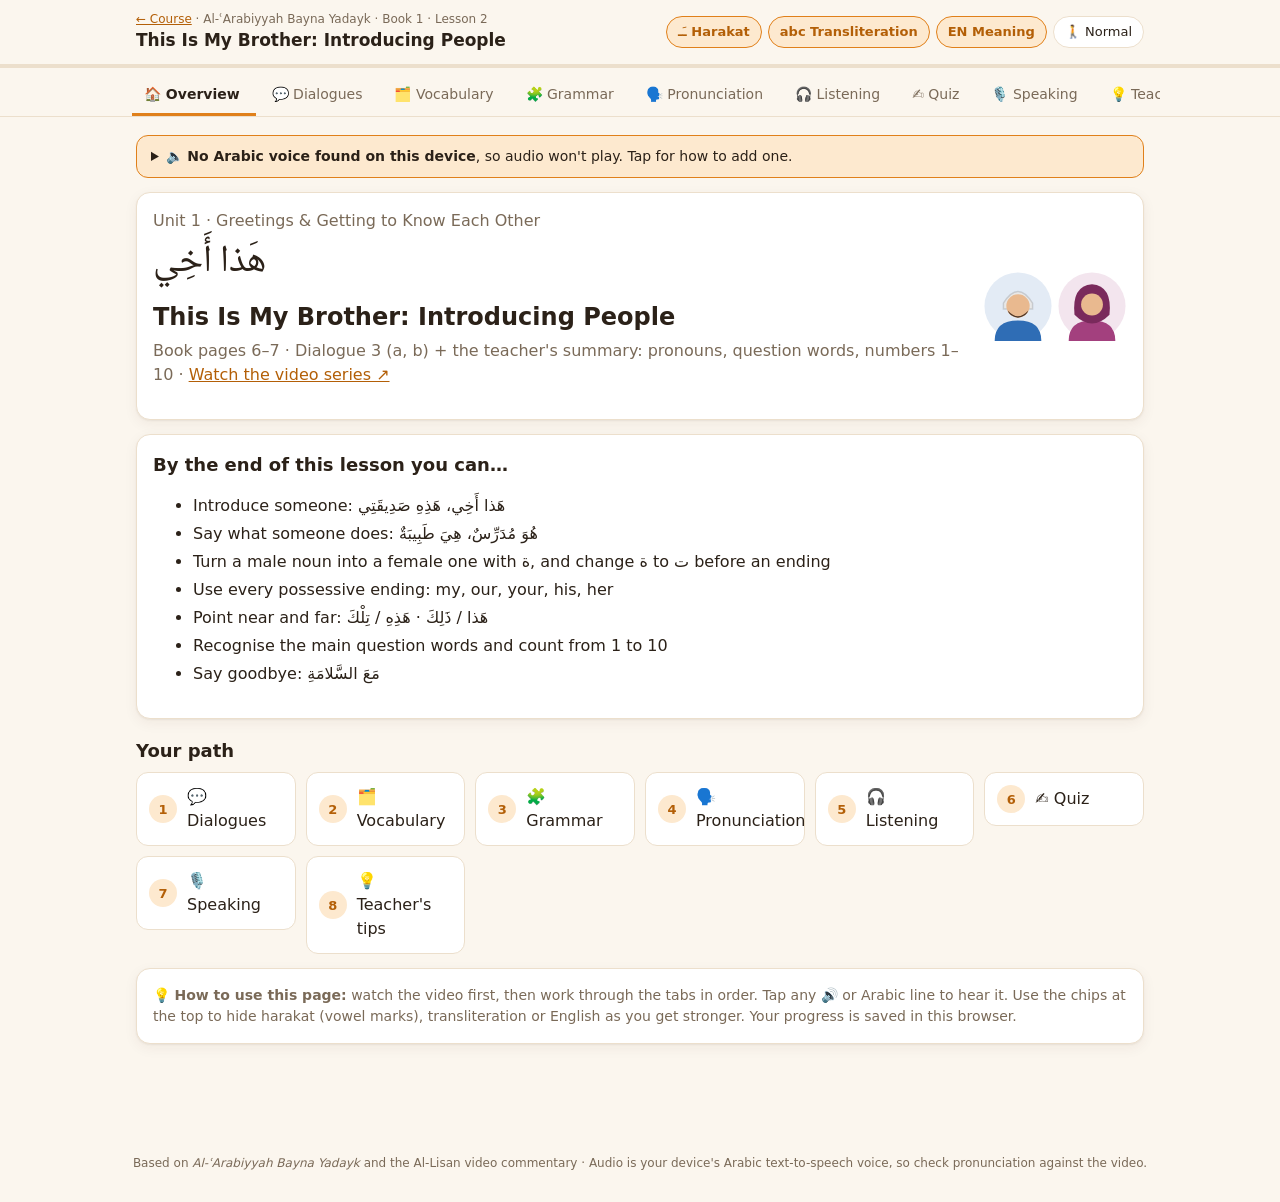
<file: docs/b1-02.html>
<!DOCTYPE html>
<html lang="en"><head><meta charset="utf-8"><meta name="viewport" content="width=device-width,initial-scale=1">
<title>This Is My Brother: Introducing People · Arabic Book 1</title><link rel="preconnect" href="https://fonts.googleapis.com"><link rel="preconnect" href="https://fonts.gstatic.com" crossorigin><link href="https://fonts.googleapis.com/css2?family=Noto+Naskh+Arabic:wght@400;600;700&display=swap" rel="stylesheet"><style>:root{
  --bg:#fbf6ee; --panel:#ffffff; --ink:#2b2118; --muted:#7a6a58; --line:#ecdfcc;
  --accent:#e0801a; --accent-2:#b35f07; --accent-soft:#fde9cf;
  --good:#2f8a4f; --good-soft:#dff3e5; --bad:#c2402a; --bad-soft:#fbe3de;
  --m:#2f6db5; --m-soft:#e2eefb; --f:#a3407e; --f-soft:#f8e3f0;
  --radius:14px; --shadow:0 1px 2px rgba(60,40,10,.06),0 4px 14px rgba(60,40,10,.06);
  --ar:"Noto Naskh Arabic","Amiri","Traditional Arabic",serif;
  --ui:system-ui,-apple-system,"Segoe UI",Roboto,sans-serif;
}
@media (prefers-color-scheme:dark){:root{
  --bg:#1a1611; --panel:#241e17; --ink:#f3e9dc; --muted:#b4a28c; --line:#3a3027;
  --accent:#f0952f; --accent-2:#ffb35c; --accent-soft:#3b2a16;
  --good:#5cc27f; --good-soft:#1d3324; --bad:#ef7a64; --bad-soft:#3d221d;
  --m:#7fb0ef; --m-soft:#1e2b3b; --f:#e38bc0; --f-soft:#3a2032;
  --shadow:none;
}}
*{box-sizing:border-box}
html,body{margin:0;background:var(--bg);color:var(--ink);font-family:var(--ui);line-height:1.5}
button{font:inherit;color:inherit;cursor:pointer}
a{color:var(--accent-2)}
.ar{font-family:var(--ar);direction:rtl;unicode-bidi:isolate;line-height:1.9}
.tr{color:var(--muted);font-style:italic}
.en{color:var(--muted)}
body.no-tr .tr{display:none} body.no-en .en{display:none}

/* header */
header.top{position:sticky;top:0;z-index:20;background:color-mix(in srgb,var(--bg) 92%,transparent);backdrop-filter:blur(8px);border-bottom:1px solid var(--line)}
.top-inner{max-width:1040px;margin:0 auto;padding:10px 16px;display:flex;gap:12px;align-items:center;flex-wrap:wrap}
.brand{display:flex;flex-direction:column;min-width:0;flex:1}
.brand small{color:var(--muted);font-size:12px}
.brand b{font-size:17px}
.toggles{display:flex;gap:6px;flex-wrap:wrap;align-items:center}
.chip{border:1px solid var(--line);background:var(--panel);border-radius:999px;padding:5px 11px;font-size:13px;display:inline-flex;gap:6px;align-items:center}
.chip.on{background:var(--accent-soft);border-color:var(--accent);color:var(--accent-2);font-weight:600}
.progress{height:4px;background:var(--line)} .progress>div{height:100%;background:var(--accent);transition:width .4s}

nav.tabs{max-width:1040px;margin:0 auto;padding:8px 12px 0;display:flex;gap:4px;overflow-x:auto;scrollbar-width:none}
nav.tabs::-webkit-scrollbar{display:none}
nav.tabs a{flex:none;text-decoration:none;color:var(--muted);padding:8px 12px;border-radius:10px 10px 0 0;font-size:14px;border-bottom:3px solid transparent;white-space:nowrap}
nav.tabs a.active{color:var(--ink);font-weight:600;border-bottom-color:var(--accent)}
nav.tabs a .tick{color:var(--good);margin-inline-start:4px}

main{max-width:1040px;margin:0 auto;padding:18px 16px 80px}
h2{margin:6px 0 4px;font-size:24px} h3{margin:18px 0 8px;font-size:18px}
.lead{color:var(--muted);margin:0 0 16px}
.card{background:var(--panel);border:1px solid var(--line);border-radius:var(--radius);padding:16px;box-shadow:var(--shadow)}
.stack>*+*{margin-top:14px}
.grid{display:grid;gap:12px;grid-template-columns:repeat(auto-fill,minmax(210px,1fr))}
.row{display:flex;gap:8px;flex-wrap:wrap;align-items:center}
.btn{border:1px solid var(--line);background:var(--panel);padding:8px 14px;border-radius:10px;font-weight:500}
.btn:hover{border-color:var(--accent)}
.btn.primary{background:var(--accent);border-color:var(--accent);color:#fff}
.btn.primary:hover{background:var(--accent-2)}
.btn.small{padding:4px 10px;font-size:13px}
.play{border:none;background:var(--accent-soft);color:var(--accent-2);width:34px;height:34px;border-radius:50%;flex:none;display:inline-grid;place-items:center;font-size:14px}
.play:hover{background:var(--accent);color:#fff}
.play.speaking{background:var(--accent);color:#fff;animation:pulse 1s infinite}
@keyframes pulse{50%{transform:scale(1.1)}}
.banner{background:var(--accent-soft);border:1px solid var(--accent);border-radius:12px;padding:10px 14px;font-size:14px;margin-bottom:14px}
.done-btn{margin-top:22px}

/* overview */
.hero{display:grid;grid-template-columns:1fr auto;gap:16px;align-items:center}
.hero .ar.big{font-size:38px;line-height:1.6}
.goals li{margin:4px 0}
.path{display:grid;grid-template-columns:repeat(auto-fill,minmax(150px,1fr));gap:10px}
.path a{text-decoration:none;color:var(--ink)}
.path .step{padding:12px;border-radius:12px;border:1px solid var(--line);background:var(--panel);display:flex;gap:10px;align-items:center}
.path .step.done{border-color:var(--good);background:var(--good-soft)}
.path .num{width:28px;height:28px;border-radius:50%;background:var(--accent-soft);color:var(--accent-2);display:grid;place-items:center;font-weight:700;font-size:13px;flex:none}
.path .done .num{background:var(--good);color:#fff}

/* dialogue */
.dlg-head{display:flex;justify-content:space-between;gap:10px;align-items:center;flex-wrap:wrap}
.dlg-head .ar{font-size:20px}
.scene{display:flex;justify-content:center;gap:40px;margin:6px 0 4px}
.scene figure{margin:0;text-align:center;font-size:13px}
.scene figure .ar{font-size:18px}
.bubbles{display:flex;flex-direction:column;gap:10px;margin-top:10px}
.bub{display:flex;gap:10px;align-items:flex-start;max-width:88%}
.bub.right{align-self:flex-end;flex-direction:row-reverse}
.bub .av{flex:none}
.bub .body{background:var(--bg);border:1px solid var(--line);border-radius:14px;padding:8px 12px;cursor:pointer;transition:background .2s}
.bub.right .body{text-align:right}
.bub .who{font-size:12px;color:var(--muted)}
.bub .ar.line{font-size:22px;display:block}
.bub.active .body{background:var(--accent-soft);border-color:var(--accent)}
.bub.m .who{color:var(--m)} .bub.f .who{color:var(--f)}
.hidetext .bub .ar.line{filter:blur(7px)} .hidetext .bub.revealed .ar.line{filter:none}
.shadow-cue{font-size:13px;color:var(--accent-2);font-weight:600;min-height:20px}

/* family tree */
.ftree{margin:12px 0;padding:12px;border-radius:12px;background:var(--bg);border:1px dashed var(--accent);text-align:center}
.ftree .label{font-size:12px;text-transform:uppercase;letter-spacing:.06em;color:var(--accent-2);font-weight:700;margin-bottom:8px}
.flevel{display:flex;flex-wrap:wrap;gap:8px;justify-content:center;direction:rtl}
.fline{width:2px;height:16px;background:var(--accent);margin:4px auto}
.fnode{border:2px solid var(--line);background:var(--panel);border-radius:12px;padding:4px 12px;display:flex;flex-direction:column;align-items:center;line-height:1.3}
.fnode .ar{font-size:20px}
.fnode small{color:var(--muted);font-size:11px;direction:ltr}
.fnode.m{border-color:var(--m)} .fnode.f{border-color:var(--f)}
.fnode.me{background:var(--accent-soft);border-color:var(--accent);font-weight:700}

/* vocab */
.filters{display:flex;gap:6px;flex-wrap:wrap;margin-bottom:12px}
.vcard{display:flex;flex-direction:column;gap:2px;position:relative}
.vcard .pic{font-size:30px;line-height:1.2}
.vcard .ar{font-size:26px}
.vcard .play{position:absolute;top:12px;left:12px}
.vcard .box{position:absolute;top:14px;right:14px;font-size:11px;color:var(--muted)}
.tag{display:inline-block;font-size:11px;background:var(--accent-soft);color:var(--accent-2);border-radius:6px;padding:1px 6px;margin-top:4px;width:max-content}

.flash-wrap{max-width:440px;margin:0 auto;text-align:center}
.flash{perspective:1000px;height:260px;cursor:pointer;margin:10px 0}
.flash-inner{position:relative;width:100%;height:100%;transition:transform .5s;transform-style:preserve-3d}
.flash.flipped .flash-inner{transform:rotateY(180deg)}
.flash .face{position:absolute;inset:0;backface-visibility:hidden;display:flex;flex-direction:column;align-items:center;justify-content:center;gap:6px;border-radius:18px;border:1px solid var(--line);background:var(--panel);box-shadow:var(--shadow);padding:16px}
.flash .back{transform:rotateY(180deg);background:var(--accent-soft)}
.flash .ar{font-size:40px}
.flash .pic{font-size:48px}

/* grammar */
.gblock h3{margin-top:0}
.gblock p{margin:8px 0}
.gblock .ar, .gblock b .ar{font-size:1.15em}
table.g{border-collapse:collapse;width:100%;margin-top:10px}
table.g td,table.g th{border-bottom:1px solid var(--line);padding:8px;text-align:left}
table.g td.ar{font-size:24px;text-align:right}
.widget{margin-top:14px;padding:14px;border-radius:12px;background:var(--bg);border:1px dashed var(--accent)}
.widget .label{font-size:12px;text-transform:uppercase;letter-spacing:.06em;color:var(--accent-2);font-weight:700;margin-bottom:8px}
.result{font-size:46px;text-align:center;margin:8px 0;min-height:80px}
.sfx{color:var(--accent-2)}
.sfx.m{color:var(--m)} .sfx.f{color:var(--f)}
.ncard{border:1px solid var(--line);background:var(--panel);border-radius:12px;padding:10px;text-align:center;cursor:pointer;user-select:none}
.ncard .flag{font-size:30px}
.ncard .ar{font-size:26px;display:block}
.ncard .stage{font-size:11px;color:var(--muted)}

/* sounds */
.letter{display:flex;gap:14px}
.letter .glyph{font-family:var(--ar);font-size:64px;line-height:1;width:80px;height:80px;display:grid;place-items:center;border-radius:16px;background:var(--accent-soft);color:var(--accent-2);flex:none;cursor:pointer}
.ex{display:inline-flex;gap:6px;align-items:center;border:1px solid var(--line);border-radius:999px;padding:2px 4px 2px 12px;margin:3px;cursor:pointer;background:var(--panel)}
.ex .ar{font-size:20px}
.pair{display:grid;grid-template-columns:1fr auto 1fr;gap:10px;align-items:center}
.pair .side{text-align:center;padding:10px;border:1px solid var(--line);border-radius:12px;cursor:pointer;background:var(--panel)}
.pair .side .ar{font-size:30px;display:block}
.vs{color:var(--muted);font-size:12px;text-align:center}

/* quiz */
.quiz{max-width:640px;margin:0 auto}
.qhead{display:flex;justify-content:space-between;color:var(--muted);font-size:13px;margin-bottom:8px}
.qbar{height:6px;border-radius:6px;background:var(--line);overflow:hidden;margin-bottom:14px}.qbar>div{height:100%;background:var(--accent);transition:width .3s}
.qtext{font-size:18px;font-weight:600;margin-bottom:10px}
.qsentence{font-size:30px;text-align:center;margin:10px 0}
.qsentence .blank{display:inline-block;min-width:70px;border-bottom:3px solid var(--accent);color:var(--accent-2)}
.opts{display:grid;gap:8px}
.opt{text-align:start;border:2px solid var(--line);background:var(--panel);border-radius:12px;padding:10px 14px;font-size:16px}
.opt .ar{font-size:24px}
.opt:hover:not(:disabled){border-color:var(--accent)}
.opt.correct{border-color:var(--good);background:var(--good-soft)}
.opt.wrong{border-color:var(--bad);background:var(--bad-soft)}
.feedback{margin-top:12px;padding:10px 14px;border-radius:12px;font-size:15px}
.feedback.good{background:var(--good-soft);color:var(--good)} .feedback.bad{background:var(--bad-soft);color:var(--bad)}
.feedback .ex-text{color:var(--ink);display:block;margin-top:4px}
.tiles{display:flex;flex-wrap:wrap;gap:8px;justify-content:center;direction:rtl;min-height:56px;padding:8px;border-radius:12px}
.tiles.answer{border:2px dashed var(--line);margin-bottom:8px}
.tile{font-family:var(--ar);font-size:24px;border:1px solid var(--line);background:var(--panel);border-radius:10px;padding:2px 14px}
.big-play{width:72px;height:72px;font-size:28px;margin:6px auto 14px;display:grid}
.score{font-size:48px;font-weight:800;text-align:center;color:var(--accent-2)}
.match{display:grid;grid-template-columns:1fr 1fr;gap:8px}
.match .mi{border:2px solid var(--line);background:var(--panel);border-radius:10px;padding:8px;text-align:center;min-height:52px}
.match .mi .ar{font-size:22px}
.match .mi.sel{border-color:var(--accent);background:var(--accent-soft)}
.match .mi.ok{border-color:var(--good);background:var(--good-soft);opacity:.55}
.match .mi.no{border-color:var(--bad);background:var(--bad-soft)}

/* speak */
.rp{display:flex;flex-direction:column;gap:10px}
.rec{display:flex;gap:8px;align-items:center;flex-wrap:wrap}
.rec .dot{width:10px;height:10px;border-radius:50%;background:var(--bad);animation:pulse 1s infinite}
.tipcard{display:flex;gap:12px}
.tipcard .ic{font-size:28px;flex:none}
.tipcard .ar{font-size:1.15em}
.muted{color:var(--muted)}
footer{text-align:center;color:var(--muted);font-size:12px;padding:30px 16px}

/* tests */
.sortgrid{display:grid;grid-template-columns:repeat(6,1fr);gap:6px;direction:rtl;margin-top:10px}
.scol{border:2px dashed var(--line);border-radius:12px;padding:6px;min-height:170px;display:flex;flex-direction:column;gap:4px;cursor:pointer}
.scol:hover{border-color:var(--accent)}
.shead{text-align:center;border-bottom:1px solid var(--line);padding-bottom:4px;display:flex;flex-direction:column}
.shead .ar{font-size:20px;font-weight:700} .shead small{color:var(--muted);font-size:11px}
.sitem{border:1px solid var(--line);background:var(--panel);border-radius:8px;padding:0 6px;text-align:center;display:flex;flex-direction:column}
.sitem .ar{font-size:19px} .sitem small{font-size:10px;color:var(--bad);direction:ltr}
.sitem.ex{opacity:.55;border-style:dashed}
.tile.sel{border-color:var(--accent);background:var(--accent-soft)}
.tile.x{border-color:var(--bad);background:var(--bad-soft);text-decoration:line-through}
.tile.ok,.sitem.ok{border-color:var(--good);background:var(--good-soft)}
.tile.no,.sitem.no{border-color:var(--bad);background:var(--bad-soft)}
.titems{padding-inline-start:22px;margin:6px 0} .titems li{margin:10px 0}
.qsent .ar{font-size:22px}
.qsent select{font-family:var(--ar);font-size:18px;padding:2px 6px;border-radius:8px;border:2px solid var(--accent);background:var(--panel);color:var(--ink);margin:0 4px}
.qsent select.ok{border-color:var(--good);background:var(--good-soft)} .qsent select.no{border-color:var(--bad);background:var(--bad-soft)}
.blank{display:inline-block;min-width:60px;border-bottom:2px solid var(--accent);color:var(--accent-2);text-align:center}
.wrongw{text-decoration-color:var(--bad);text-decoration-thickness:2px}
.bank{background:var(--accent-soft);border-radius:10px;padding:8px 12px;text-align:center;direction:rtl}
.bank .ar{font-size:20px}
.fb{font-size:14px;margin-top:2px}
.markbox{border:2px solid var(--accent);border-radius:10px;min-width:56px;text-align:center;display:flex;flex-direction:column;line-height:1.2;padding:4px}
.markbox .got{font-weight:800;font-size:18px;color:var(--accent-2);border-bottom:1px solid var(--line)} .markbox .of{font-size:13px;color:var(--muted)}
.tsec.full{border-color:var(--good)} .tsec.part{border-color:var(--accent)}
.test-link .n{font-size:22px}
@media (max-width:700px){.sortgrid{grid-template-columns:repeat(3,1fr)}}

/* index */
.book{margin-top:22px}
.lesson-link{display:flex;gap:14px;align-items:center;text-decoration:none;color:var(--ink)}
.lesson-link .n{font-size:22px;font-weight:800;color:var(--accent-2);width:44px;text-align:center}
.lesson-link .ar{font-size:20px}
.soon{opacity:.5}
@media (max-width:600px){
  .hero{grid-template-columns:1fr}
  .bub{max-width:100%}
  .bub .ar.line{font-size:20px}
  .flash{height:230px}
}
</style></head>
<body><script>window.LESSONS=[];window.COURSE_HOME="index.html";</script><script>// Book 1 · Video 2 — Unit 1 (التحية والتعارف), book lesson 3 (pp. 6–7) + teacher's summary pages
// Source: Al-ʿArabiyyah Bayna Yadayk Book 1 + Al-Lisan video commentary (lesson 2 transcript)
(function () {
  // helpers to build forms with correct harakat
  const POSS = [
    { k: "my", label: "ـي my", sfx: "ِي", tr: "ī", en: "my" },
    { k: "our", label: "ـنا our", sfx: "ُنا", tr: "unā", en: "our" },
    { k: "m", label: "ـكَ your (m)", sfx: "ُكَ", tr: "uka", en: "your (to a male)" },
    { k: "f", label: "ـكِ your (f)", sfx: "ُكِ", tr: "uki", en: "your (to a female)" },
    { k: "his", label: "ـهُ his", sfx: "ُهُ", tr: "uhu", en: "his" },
    { k: "her", label: "ـها her", sfx: "ُها", tr: "uhā", en: "her" }
  ];
  const NOUNS = [
    { k: "kitab", stem: "كِتاب", tr: "kitāb", en: "book", pic: "📕" },
    { k: "qalam", stem: "قَلَم", tr: "qalam", en: "pen", pic: "🖊️" },
    { k: "bayt", stem: "بَيْت", tr: "bayt", en: "house", pic: "🏠" },
    { k: "sadiqa", stem: "صَدِيقَت", tr: "ṣadīqat", en: "friend (f)", pic: "👭", note: "صَدِيقَة ends in ة, so the ة becomes ت before the ending: صَدِيقَة → صَدِيقَتـ" }
  ];
  const possOut = {};
  NOUNS.forEach(n => POSS.forEach(p => {
    const word = n.stem + p.sfx;
    possOut[n.k + "|" + p.k] = [word, n.tr + p.tr, `${p.en} ${n.en}`, n.note || ""];
  }));

  const PEOPLE = [
    { k: "akh", ar: "أَخِي", g: "m", tr: "akhī", en: "my brother" },
    { k: "ukht", ar: "أُخْتِي", g: "f", tr: "ukhtī", en: "my sister" },
    { k: "sadiq", ar: "صَدِيقِي", g: "m", tr: "ṣadīqī", en: "my friend (m)" },
    { k: "sadiqa", ar: "صَدِيقَتِي", g: "f", tr: "ṣadīqatī", en: "my friend (f)" }
  ];
  const JOBS = [
    { k: "mudarris", m: ["مُدَرِّسٌ", "mudarris"], f: ["مُدَرِّسَةٌ", "mudarrisa"], en: "a teacher" },
    { k: "tabib", m: ["طَبِيبٌ", "ṭabīb"], f: ["طَبِيبَةٌ", "ṭabība"], en: "a doctor" },
    { k: "muhandis", m: ["مُهَنْدِسٌ", "muhandis"], f: ["مُهَنْدِسَةٌ", "muhandisa"], en: "an engineer" },
    { k: "talib", m: ["طالِبٌ", "ṭālib"], f: ["طالِبَةٌ", "ṭāliba"], en: "a student" }
  ];
  const introOut = {};
  PEOPLE.forEach(p => JOBS.forEach(j => {
    const m = p.g === "m", job = m ? j.m : j.f;
    introOut[p.k + "|" + j.k] = [
      `${m ? "هَذا" : "هَذِهِ"} ${p.ar}. ${m ? "هُوَ" : "هِيَ"} ${job[0]}.`,
      `${m ? "hādhā" : "hādhihi"} ${p.tr}. ${m ? "huwa" : "hiya"} ${job[1]}.`,
      `This is ${p.en}. ${m ? "He" : "She"} is ${j.en}.`,
      m ? "Male person → هَذا … هُوَ … and the job without ة" : "Female person → هَذِهِ … هِيَ … and the job with ة"
    ];
  }));

  LESSONS.push({
    id: "b1-02",
    book: 1,
    num: 2,
    unit: "الوَحْدَةُ الأُولَى · التَّحِيَّةُ وَالتَّعارُف",
    unitEn: "Unit 1 · Greetings & Getting to Know Each Other",
    title: "This Is My Brother: Introducing People",
    titleAr: "هَذا أَخِي",
    covers: "Book pages 6–7 · Dialogue 3 (a, b) + the teacher's summary: pronouns, question words, numbers 1–10",
    video: "https://www.youtube.com/playlist?list=PLDS9YrkKMtPR4-S3ih8wad7oXMyrdEdXY",
    goals: [
      "Introduce someone: هَذا أَخِي، هَذِهِ صَدِيقَتِي",
      "Say what someone does: هُوَ مُدَرِّسٌ، هِيَ طَبِيبَةٌ",
      "Turn a male noun into a female one with ة, and change ة to ت before an ending",
      "Use every possessive ending: my, our, your, his, her",
      "Point near and far: هَذا / ذَلِكَ · هَذِهِ / تِلْكَ",
      "Recognise the main question words and count from 1 to 10",
      "Say goodbye: مَعَ السَّلامَةِ"
    ],

    // listening drill "male or female?" for this lesson (tested on text without harakat)
    gender: { any: "هذا|هذه|هو |هي ", fem: "هذه|هي ", q: "Is this sentence about a male or a female?" },

    dialogues: [
      {
        id: "d3a", title: "Dialogue 3 (a)", titleAr: "الحِوارُ الثّالِثُ (أ)",
        note: "Aḥmad introduces his brother and his friend to Badr.",
        people: { "أَحْمَد": "m3", "بَدْر": "m2", "الأَخ": "m1" },
        lines: [
          ["أَحْمَد", "السَّلامُ عَلَيْكُمْ.", "as-salāmu ʿalaykum.", "Peace be upon you."],
          ["بَدْر", "وَعَلَيْكُمُ السَّلامُ.", "wa ʿalaykumu s-salām.", "And upon you be peace."],
          ["أَحْمَد", "هَذا أَخِي. هُوَ مُدَرِّسٌ.", "hādhā akhī. huwa mudarris.", "This is my brother. He is a teacher."],
          ["بَدْر", "أَهْلًا وَسَهْلًا.", "ahlan wa sahlan.", "Welcome! / Nice to meet you."],
          ["أَحْمَد", "هَذا صَدِيقِي. هُوَ مُهَنْدِسٌ.", "hādhā ṣadīqī. huwa muhandis.", "This is my friend. He is an engineer."],
          ["الأَخ", "أَهْلًا وَسَهْلًا.", "ahlan wa sahlan.", "Welcome! (the brother replies)"],
          ["أَحْمَد", "مَعَ السَّلامَةِ.", "maʿa s-salāma.", "Goodbye."],
          ["بَدْر", "مَعَ السَّلامَةِ.", "maʿa s-salāma.", "Goodbye."]
        ]
      },
      {
        id: "d3b", title: "Dialogue 3 (b)", titleAr: "الحِوارُ الثّالِثُ (ب)",
        note: "Nadā introduces her sister and her friend to Hudā. Notice هَذِهِ, هِيَ and the ة.",
        people: { "نَدَى": "f1", "هُدَى": "f2", "الأُخْت": "f3" },
        lines: [
          ["نَدَى", "السَّلامُ عَلَيْكُمْ.", "as-salāmu ʿalaykum.", "Peace be upon you."],
          ["هُدَى", "وَعَلَيْكُمُ السَّلامُ.", "wa ʿalaykumu s-salām.", "And upon you be peace."],
          ["نَدَى", "هَذِهِ أُخْتِي. هِيَ طَبِيبَةٌ.", "hādhihi ukhtī. hiya ṭabība.", "This is my sister. She is a doctor."],
          ["هُدَى", "أَهْلًا وَسَهْلًا.", "ahlan wa sahlan.", "Welcome! / Nice to meet you."],
          ["نَدَى", "هَذِهِ صَدِيقَتِي. هِيَ طالِبَةٌ.", "hādhihi ṣadīqatī. hiya ṭāliba.", "This is my friend. She is a student."],
          ["الأُخْت", "أَهْلًا وَسَهْلًا.", "ahlan wa sahlan.", "Welcome! (the sister replies)"],
          ["نَدَى", "مَعَ السَّلامَةِ.", "maʿa s-salāma.", "Goodbye."],
          ["هُدَى", "مَعَ السَّلامَةِ.", "maʿa s-salāma.", "Goodbye."]
        ]
      }
    ],

    vocab: [
      { ar: "أَخٌ", tr: "akh", en: "brother", pic: "👦", cat: "People" },
      { ar: "أُخْتٌ", tr: "ukht", en: "sister", pic: "👧", cat: "People" },
      { ar: "صَدِيقٌ", tr: "ṣadīq", en: "friend (m)", pic: "🧑‍🤝‍🧑", cat: "People" },
      { ar: "صَدِيقَةٌ", tr: "ṣadīqa", en: "friend (f)", pic: "👭", cat: "People" },
      { ar: "مُدَرِّسٌ", tr: "mudarris", en: "teacher (m)", pic: "👨‍🏫", cat: "Jobs" },
      { ar: "مُدَرِّسَةٌ", tr: "mudarrisa", en: "teacher (f)", pic: "👩‍🏫", cat: "Jobs", extra: true },
      { ar: "مُهَنْدِسٌ", tr: "muhandis", en: "engineer (m)", pic: "👷", cat: "Jobs" },
      { ar: "طَبِيبٌ", tr: "ṭabīb", en: "doctor (m)", pic: "👨‍⚕️", cat: "Jobs", extra: true },
      { ar: "طَبِيبَةٌ", tr: "ṭabība", en: "doctor (f)", pic: "👩‍⚕️", cat: "Jobs" },
      { ar: "طالِبٌ", tr: "ṭālib", en: "student (m)", pic: "👨‍🎓", cat: "Jobs", extra: true },
      { ar: "طالِبَةٌ", tr: "ṭāliba", en: "student (f)", pic: "👩‍🎓", cat: "Jobs" },

      { ar: "هَذا", tr: "hādhā", en: "this (m)", pic: "👇📕", cat: "Pointing" },
      { ar: "هَذِهِ", tr: "hādhihi", en: "this (f)", pic: "👇🐈", cat: "Pointing" },
      { ar: "ذَلِكَ", tr: "dhālika", en: "that (m), far away", pic: "👉📕", cat: "Pointing", extra: true },
      { ar: "تِلْكَ", tr: "tilka", en: "that (f), far away", pic: "👉🐈", cat: "Pointing", extra: true },
      { ar: "هُنا", tr: "hunā", en: "here", pic: "📍", cat: "Pointing", extra: true },
      { ar: "هُناكَ", tr: "hunāka", en: "there", pic: "🗺️", cat: "Pointing", extra: true },

      { ar: "هُوَ", tr: "huwa", en: "he", pic: "👨", cat: "Pronouns" },
      { ar: "هِيَ", tr: "hiya", en: "she", pic: "👩", cat: "Pronouns" },
      { ar: "نَحْنُ", tr: "naḥnu", en: "we", pic: "👨‍👩‍👧", cat: "Pronouns", extra: true },

      { ar: "مَعَ السَّلامَةِ", tr: "maʿa s-salāma", en: "goodbye (literally: with safety)", pic: "👋", cat: "Phrases" },
      { ar: "مَعَ", tr: "maʿa", en: "with", pic: "➕", cat: "Phrases", extra: true },
      { ar: "قِطَّةٌ", tr: "qiṭṭa", en: "cat", pic: "🐈", cat: "Phrases", extra: true },
      { ar: "بَيْتٌ", tr: "bayt", en: "house", pic: "🏠", cat: "Phrases", extra: true },

      { ar: "مَنْ", tr: "man", en: "who?", pic: "🧑❓", cat: "Questions", extra: true },
      { ar: "ماذا", tr: "mādhā", en: "what? (before a verb)", pic: "🛠️❓", cat: "Questions", extra: true },
      { ar: "لِماذا", tr: "limādhā", en: "why?", pic: "🤔", cat: "Questions", extra: true },
      { ar: "أَيُّ", tr: "ayyu", en: "which?", pic: "👈👉", cat: "Questions", extra: true },
      { ar: "مَتَى", tr: "matā", en: "when?", pic: "🕒", cat: "Questions", extra: true },
      { ar: "كَمْ", tr: "kam", en: "how many? / how much?", pic: "🔢", cat: "Questions", extra: true },

      { ar: "واحِدٌ", tr: "wāḥid", en: "one", pic: "١ · 1", cat: "Numbers", extra: true },
      { ar: "اِثْنانِ", tr: "ithnān", en: "two", pic: "٢ · 2", cat: "Numbers", extra: true },
      { ar: "ثَلاثَةٌ", tr: "thalātha", en: "three", pic: "٣ · 3", cat: "Numbers", extra: true },
      { ar: "أَرْبَعَةٌ", tr: "arbaʿa", en: "four", pic: "٤ · 4", cat: "Numbers", extra: true },
      { ar: "خَمْسَةٌ", tr: "khamsa", en: "five", pic: "٥ · 5", cat: "Numbers", extra: true },
      { ar: "سِتَّةٌ", tr: "sitta", en: "six", pic: "٦ · 6", cat: "Numbers", extra: true },
      { ar: "سَبْعَةٌ", tr: "sabʿa", en: "seven", pic: "٧ · 7", cat: "Numbers", extra: true },
      { ar: "ثَمانِيَةٌ", tr: "thamāniya", en: "eight", pic: "٨ · 8", cat: "Numbers", extra: true },
      { ar: "تِسْعَةٌ", tr: "tisʿa", en: "nine", pic: "٩ · 9", cat: "Numbers", extra: true },
      { ar: "عَشَرَةٌ", tr: "ʿashara", en: "ten", pic: "١٠ · 10", cat: "Numbers", extra: true }
    ],

    grammar: [
      {
        id: "g-this",
        title: "This is…: هَذا · هَذِهِ, and he / she: هُوَ · هِيَ",
        body: [
          "<b>هَذا</b> (hādhā) = <i>this</i>, for something or someone <b>masculine</b>: هَذا أَخِي <i>This is my brother</i>.",
          "<b>هَذِهِ</b> (hādhihi) = <i>this</i>, for something or someone <b>feminine</b>: هَذِهِ أُخْتِي <i>This is my sister</i>.",
          "<b>هُوَ</b> (huwa) = <i>he</i> and <b>هِيَ</b> (hiya) = <i>she</i>. Arabic has no word for <i>is</i> here: هُوَ مُدَرِّسٌ is literally <i>he teacher</i>, meaning <i>He is a teacher</i>.",
          "Everything must agree: a female person takes هَذِهِ, هِيَ and the job word with <b>ة</b>."
        ],
        table: { head: ["", "Arabic", "Say it", "Meaning"], rows: [
          ["👇👨", "هَذا", "hādhā", "this (m)"],
          ["👇👩", "هَذِهِ", "hādhihi", "this (f)"],
          ["👨", "هُوَ", "huwa", "he"],
          ["👩", "هِيَ", "hiya", "she"]
        ]},
        widget: {
          type: "combo", label: "Introduce someone · pick a person, then a job",
          rows: PEOPLE.map(p => ({ k: p.k, label: `${p.ar} · ${p.en}` })),
          cols: JOBS.map(j => ({ k: j.k, label: `${j.m[0].replace(/[ٌ]/g, "")} · ${j.en.replace(/^an? /, "")}` })),
          out: introOut
        }
      },
      {
        id: "g-fem",
        title: "Male → female: add ة",
        body: [
          "Most words for people and jobs become feminine when you add <b>ة</b> (tāʾ marbūṭa) at the end:",
          "مُدَرِّس → <b>مُدَرِّسَة</b> &nbsp;·&nbsp; طالِب → <b>طالِبَة</b> &nbsp;·&nbsp; طَبِيب → <b>طَبِيبَة</b> &nbsp;·&nbsp; مُهَنْدِس → <b>مُهَنْدِسَة</b> &nbsp;·&nbsp; صَدِيق → <b>صَدِيقَة</b>",
          "The teacher's example: in the picture the doctor is a woman, so the book says طَبِيبَة. Without the ة, طَبِيب is a male doctor."
        ],
        widget: {
          type: "combo", label: "Switch the gender",
          rows: [["mudarris", "مُدَرِّس", "teacher"], ["talib", "طالِب", "student"], ["tabib", "طَبِيب", "doctor"], ["muhandis", "مُهَنْدِس", "engineer"], ["sadiq", "صَدِيق", "friend"]].map(r => ({ k: r[0], label: `${r[1]} · ${r[2]}` })),
          cols: [{ k: "m", label: "👨 male" }, { k: "f", label: "👩 female (+ة)" }],
          out: {
            "mudarris|m": ["مُدَرِّسٌ", "mudarris", "teacher (m)"], "mudarris|f": ["مُدَرِّسَةٌ", "mudarrisa", "teacher (f)"],
            "talib|m": ["طالِبٌ", "ṭālib", "student (m)"], "talib|f": ["طالِبَةٌ", "ṭāliba", "student (f)"],
            "tabib|m": ["طَبِيبٌ", "ṭabīb", "doctor (m)"], "tabib|f": ["طَبِيبَةٌ", "ṭabība", "doctor (f)"],
            "muhandis|m": ["مُهَنْدِسٌ", "muhandis", "engineer (m)"], "muhandis|f": ["مُهَنْدِسَةٌ", "muhandisa", "engineer (f)"],
            "sadiq|m": ["صَدِيقٌ", "ṣadīq", "friend (m)"], "sadiq|f": ["صَدِيقَةٌ", "ṣadīqa", "friend (f)"]
          }
        }
      },
      {
        id: "g-ta",
        title: "ة turns into ت before an ending",
        body: [
          "The teacher's rule: when a word ends in <b>ة</b> and you add an ending such as <i>my</i>, <i>your</i> or <i>her</i>, the ة becomes an ordinary <b>ت</b>.",
          "صَدِيقَة + ي → <b>صَدِيقَتِي</b> (my friend, f) &nbsp;·&nbsp; مُدَرِّسَة + ي → <b>مُدَرِّسَتِي</b> &nbsp;·&nbsp; طالِبَة + ي → <b>طالِبَتِي</b>",
          "This is why the dialogue says هَذِهِ صَدِيقَتِي, with a ت in the middle."
        ],
        table: { head: ["", "Arabic", "Say it", "Meaning"], rows: [
          ["👭", "صَدِيقَتِي", "ṣadīqatī", "my friend (f)"],
          ["👩‍🏫", "مُدَرِّسَتِي", "mudarrisatī", "my teacher (f)"],
          ["👩‍🎓", "طالِبَتُكَ", "ṭālibatuka", "your student (f), said to a male"],
          ["🐈", "قِطَّتُها", "qiṭṭatuhā", "her cat"]
        ]}
      },
      {
        id: "g-pron",
        title: "Personal pronouns so far",
        body: [
          "The teacher's summary page. <b>نَحْنُ</b> (naḥnu) = <i>we</i> is new: نَحْنُ فِي مِصْرَ <i>We are in Egypt</i>, and نَحْنُ بِخَيْرٍ <i>We are well</i>.",
          "Example: أَنْتِ طَبِيبَةٌ <i>You are a doctor</i>, said to a woman."
        ],
        table: { head: ["", "Arabic", "Say it", "Meaning"], rows: [
          ["🙋", "أَنا", "anā", "I"],
          ["👨‍👩‍👧", "نَحْنُ", "naḥnu", "we"],
          ["👉👨", "أَنْتَ", "anta", "you (m)"],
          ["👉👩", "أَنْتِ", "anti", "you (f)"],
          ["👨", "هُوَ", "huwa", "he"],
          ["👩", "هِيَ", "hiya", "she"]
        ]}
      },
      {
        id: "g-poss",
        title: "Possessive endings: my · our · your · his · her",
        body: [
          "Lesson 1 had ـي, ـكَ and ـكِ. The full set from the teacher's summary:",
          "<b>ـي</b> my · <b>ـنا</b> our · <b>ـكَ</b> your (m) · <b>ـكِ</b> your (f) · <b>ـهُ</b> his · <b>ـها</b> her",
          "The teacher's examples: قَلَمِي (my pen), كِتابُنا and رَبُّنا (our book, our Lord), اِسْمُكَ (your name), بَيْتُهُ and رَبُّهُ (his house, his Lord), قَلَمُها and كِتابُها (her pen, her book)."
        ],
        widget: {
          type: "combo", label: "Build it yourself · pick a noun, then an ending",
          rows: NOUNS.map(n => ({ k: n.k, label: `${n.pic} ${n.en}` })),
          cols: POSS.map(p => ({ k: p.k, label: p.label })),
          out: possOut
        }
      },
      {
        id: "g-far",
        title: "Near and far: هَذا / ذَلِكَ · هَذِهِ / تِلْكَ",
        body: [
          "هَذا and هَذِهِ point at something <b>close</b> (<i>this</i>). For something <b>far away</b> (<i>that</i>), use:",
          "<b>ذَلِكَ</b> (dhālika) for masculine and <b>تِلْكَ</b> (tilka) for feminine.",
          "The teacher's examples: هَذا كِتابٌ <i>This is a book</i> (next to me), ذَلِكَ كِتابٌ <i>That is a book</i> (over there). For قِطَّة (cat), which is feminine: هَذِهِ قِطَّتِي and تِلْكَ قِطَّتِي."
        ],
        widget: {
          type: "combo", label: "Point at it · pick a thing, then near or far",
          rows: [{ k: "kitab", label: "📕 book (m)" }, { k: "qalam", label: "🖊️ pen (m)" }, { k: "qitta", label: "🐈 my cat (f)" }, { k: "talib", label: "👩‍🎓 student (f)" }],
          cols: [{ k: "near", label: "👇 near: this" }, { k: "far", label: "👉 far: that" }],
          out: {
            "kitab|near": ["هَذا كِتابٌ.", "hādhā kitāb.", "This is a book."], "kitab|far": ["ذَلِكَ كِتابٌ.", "dhālika kitāb.", "That is a book."],
            "qalam|near": ["هَذا قَلَمٌ.", "hādhā qalam.", "This is a pen."], "qalam|far": ["ذَلِكَ قَلَمٌ.", "dhālika qalam.", "That is a pen."],
            "qitta|near": ["هَذِهِ قِطَّتِي.", "hādhihi qiṭṭatī.", "This is my cat."], "qitta|far": ["تِلْكَ قِطَّتِي.", "tilka qiṭṭatī.", "That is my cat."],
            "talib|near": ["هَذِهِ طالِبَةٌ.", "hādhihi ṭāliba.", "This is a student (f)."], "talib|far": ["تِلْكَ طالِبَةٌ.", "tilka ṭāliba.", "That is a student (f)."]
          }
        }
      },
      {
        id: "g-q",
        title: "Question words: the full list",
        body: [
          "From the teacher's summary page. You don't need to use all of them yet, but learn to recognise them. They come up again and again in the book.",
          "<b>ما</b> and <b>ماذا</b> both mean <i>what</i>. ماذا usually comes before a verb: ماذا تَفْعَلُ؟ <i>What are you doing?</i>",
          "<b>هَلْ</b> still has no translation. It only starts a yes/no question."
        ],
        table: { head: ["", "Arabic", "Say it", "Meaning · example"], rows: [
          ["❓", "ما", "mā", "what? · ما اسْمُكَ؟ What's your name?"],
          ["🛠️", "ماذا", "mādhā", "what? (before verbs) · ماذا تَفْعَلُ؟ What are you doing?"],
          ["🤔", "لِماذا", "limādhā", "why? · لِماذا أَنْتَ هُنا؟ Why are you here?"],
          ["👈👉", "أَيُّ", "ayyu", "which? · أَيُّ قَلَمٍ؟ Which pen?"],
          ["🧑", "مَنْ", "man", "who? · مَنْ هَذا؟ Who is this (m)? · مَنْ هَذِهِ؟ Who is this (f)?"],
          ["📍", "أَيْنَ", "ayna", "where? · أَيْنَ أَحْمَدُ؟ Where is Aḥmad?"],
          ["🕒", "مَتَى", "matā", "when?"],
          ["🙂", "كَيْفَ", "kayfa", "how? · كَيْفَ حالُكَ؟ How are you?"],
          ["⁉️", "هَلْ", "hal", "(yes/no) · هَلْ أَنْتَ مِصْرِيٌّ؟ Are you Egyptian?"],
          ["🔢", "كَمْ", "kam", "how many? · كَمْ قَلَمًا لَدَيْكَ؟ How many pens do you have?"]
        ]}
      },
      {
        id: "g-num",
        title: "Numbers 1–10",
        body: [
          "The teacher says to read them again and again, and write them down until you know them by heart. Notice the Arabic digits: these are the forms printed on the page numbers of your book.",
          "Practise counting up and down out loud. You'll be tested on them in the Listening tab."
        ],
        table: { head: ["", "Arabic", "Say it", "Number"], rows: [
          ["١", "واحِدٌ", "wāḥid", "1"], ["٢", "اِثْنانِ", "ithnān", "2"], ["٣", "ثَلاثَةٌ", "thalātha", "3"],
          ["٤", "أَرْبَعَةٌ", "arbaʿa", "4"], ["٥", "خَمْسَةٌ", "khamsa", "5"], ["٦", "سِتَّةٌ", "sitta", "6"],
          ["٧", "سَبْعَةٌ", "sabʿa", "7"], ["٨", "ثَمانِيَةٌ", "thamāniya", "8"], ["٩", "تِسْعَةٌ", "tisʿa", "9"],
          ["١٠", "عَشَرَةٌ", "ʿashara", "10"]
        ]}
      }
    ],

    sounds: {
      intro: "New sounds in this lesson's words. Two of them, ذ and ث, are like the two ways English says “th”. Tap, listen and repeat, using the slow speed first.",
      letters: [
        { l: "ذ", name: "dhāl", tip: "The “th” in “this” and “that”, with the tongue between the teeth and the sound voiced. Handy, because هَذا means “this”!", ex: ["هَذا", "هَذِهِ", "ذَلِكَ", "ماذا"] },
        { l: "ث", name: "thāʾ", tip: "The “th” in “think” and “three”, with no voice. ثَلاثَة (three) has two of them.", ex: ["ثَلاثَةٌ", "ثَمانِيَةٌ", "اِثْنانِ"] },
        { l: "ط", name: "ṭāʾ", tip: "A heavy t. Press the tongue up and back and lower the jaw, and the vowels after it sound deeper. Compare it with the light ت.", ex: ["طَبِيبَةٌ", "طالِبَةٌ", "قِطَّةٌ"] },
        { l: "ص", name: "ṣād", tip: "A heavy s, the partner of ط. Your mouth feels “full”.", ex: ["صَدِيقٌ", "صَدِيقَتِي"] },
        { l: "ع", name: "ʿayn", tip: "The throat squeeze from Lesson 1. It appears in مَعَ and in three of the numbers.", ex: ["مَعَ السَّلامَةِ", "أَرْبَعَةٌ", "سَبْعَةٌ", "تِسْعَةٌ", "عَشَرَةٌ"] },
        { l: "ة / ت", name: "tāʾ marbūṭa → tāʾ", tip: "At the end of a word ة sounds like “-a”. Once an ending is added it becomes ت and you hear a clear “t”: ṣadīqa → ṣadīqatī.", ex: ["صَدِيقَةٌ", "صَدِيقَتِي", "قِطَّتُها"] }
      ],
      pairs: [
        { a: ["هَذا", "hādhā", "this (m)"], b: ["هَذِهِ", "hādhihi", "this (f)"], note: "m vs f" },
        { a: ["هُوَ", "huwa", "he"], b: ["هِيَ", "hiya", "she"], note: "u vs i" },
        { a: ["أَخِي", "akhī", "my brother"], b: ["أُخْتِي", "ukhtī", "my sister"], note: "m vs f" },
        { a: ["تِينٌ", "tīn", "figs"], b: ["طِينٌ", "ṭīn", "mud"], note: "ت vs ط" },
        { a: ["سَيْفٌ", "sayf", "sword"], b: ["صَيْفٌ", "ṣayf", "summer"], note: "س vs ص" },
        { a: ["ذَلِكَ", "dhālika", "that (m)"], b: ["تِلْكَ", "tilka", "that (f)"], note: "m vs f, far" }
      ]
    },

    tips: [
      { icon: "🧠", t: "Memorise words early", d: "The teacher's main warning: don't put off learning the vocabulary. A solid base makes every later lesson easier. Do the Review tab every day." },
      { icon: "👇", t: "هَذا for him, هَذِهِ for her", d: "هَذا points at something masculine and هَذِهِ at something feminine. The word you point at decides which one you use." },
      { icon: "🎩", t: "ة means female", d: "طَبِيب is a male doctor and طَبِيبَة a female one. The same goes for طالِب / طالِبَة and صَدِيق / صَدِيقَة." },
      { icon: "🔁", t: "ة becomes ت before an ending", d: "صَدِيقَة + ي = صَدِيقَتِي. The round ة opens into an ordinary ت whenever something is added after it." },
      { icon: "👋", t: "مَعَ السَّلامَةِ means “go with safety”", d: "مَعَ = with and سَلامَة = safety, so it's like saying “be safe”. It's the everyday goodbye, and the reply is the same phrase." },
      { icon: "📏", t: "Near vs far", d: "هَذا / هَذِهِ for things close to you, ذَلِكَ / تِلْكَ for things over there. Likewise هُنا (here) vs هُناكَ (there)." },
      { icon: "❓", t: "ما vs ماذا", d: "Both mean “what”. ماذا tends to come before a verb: ماذا تَفْعَلُ؟ What are you doing?" },
      { icon: "✍️", t: "Write the numbers by hand", d: "Read 1–10 aloud again and again and write them down, including the Arabic digits ١ ٢ ٣ …, until you know them by heart." }
    ],

    practice: [
      { type: "mcq", q: "Aḥmad introduces his BROTHER. He says: ___ أَخِي.", options: ["هَذِهِ", "هَذا", "هِيَ"], answer: 1, explain: "أَخ (brother) is masculine, so use هَذا." },
      { type: "mcq", q: "Nadā introduces her SISTER. She says: ___ أُخْتِي.", options: ["هَذا", "هُوَ", "هَذِهِ"], answer: 2, explain: "أُخْت (sister) is feminine, so use هَذِهِ." },
      { type: "mcq", q: "The sister is a doctor. Complete: هِيَ ___", options: ["طَبِيبٌ", "طَبِيبَةٌ", "طَبِيبِي"], answer: 1, explain: "She is female, so the job takes ة." },
      { type: "mcq", q: "How do you say “my friend” to mean a female friend?", options: ["صَدِيقَةِي", "صَدِيقِي", "صَدِيقَتِي"], answer: 2, explain: "ة becomes ت before an ending: صَدِيقَة → صَدِيقَتِي." },
      { type: "mcq", q: "What does مَعَ السَّلامَةِ literally mean?", options: ["peace be upon you", "with safety", "welcome"], answer: 1, explain: "مَعَ = with, سَلامَة = safety. It is the everyday “goodbye”." },
      { type: "mcq", q: "A book is far away from you. You say: ___ كِتابٌ.", options: ["هَذا", "ذَلِكَ", "تِلْكَ"], answer: 1, explain: "Far + masculine = ذَلِكَ. تِلْكَ is far + feminine." },
      { type: "mcq", q: "Which ending means “her”?", options: ["ـهُ", "ـها", "ـنا"], answer: 1, explain: "ـها = her, ـهُ = his, ـنا = our." },
      { type: "mcq", q: "كِتابُنا means…", options: ["my book", "our book", "his book"], answer: 1 },
      { type: "mcq", q: "Which question word means “why?”", options: ["لِماذا", "ماذا", "مَتَى"], answer: 0 },
      { type: "mcq", q: "Which question word means “who?”", options: ["ما", "مَنْ", "مِنْ"], answer: 1, explain: "Careful: مَنْ (man) = who, but مِنْ (min) = from." },
      { type: "mcq", q: "What is نَحْنُ?", options: ["we", "he", "here"], answer: 0 },
      { type: "fill", sentence: "هَذا صَدِيقِي. ___ مُهَنْدِسٌ.", en: "This is my friend. He is an engineer.", options: ["هِيَ", "هُوَ", "أَنا"], answer: 1 },
      { type: "fill", sentence: "هَذِهِ صَدِيقَتِي. هِيَ ___.", en: "This is my friend. She is a student.", options: ["طالِبٌ", "طالِبَةٌ", "طالِبِي"], answer: 1 },
      { type: "fill", sentence: "___ قِطَّتِي.", en: "That is my cat. (far away)", options: ["ذَلِكَ", "هَذا", "تِلْكَ"], answer: 2 },
      { type: "order", words: ["هَذا", "أَخِي."], en: "This is my brother." },
      { type: "order", words: ["هِيَ", "طَبِيبَةٌ."], en: "She is a doctor." },
      { type: "order", words: ["هَذِهِ", "صَدِيقَتِي."], en: "This is my friend (f)." },
      { type: "order", words: ["لِماذا", "أَنْتَ", "هُنا؟"], en: "Why are you here?" },
      { type: "reply", prompt: "مَعَ السَّلامَةِ.", en: "Choose a logical reply", options: ["أَهْلًا وَسَهْلًا.", "مَعَ السَّلامَةِ.", "هُوَ مُدَرِّسٌ."], answer: 1 },
      { type: "reply", prompt: "هَذا صَدِيقِي.", en: "Choose a logical reply", options: ["أَهْلًا وَسَهْلًا.", "وَعَلَيْكُمُ السَّلامُ.", "نَعَمْ، هِيَ طالِبَةٌ."], answer: 0 },
      { type: "reply", prompt: "مَنْ هَذِهِ؟", en: "Choose a logical reply", options: ["هَذا أَخِي.", "هَذِهِ أُخْتِي.", "هُوَ مُهَنْدِسٌ."], answer: 1 },
      { type: "listen", q: "Which number did you hear?", say: "ثَلاثَةٌ", options: ["3", "8", "2", "6"], answer: 0 },
      { type: "listen", q: "Which number did you hear?", say: "سَبْعَةٌ", options: ["9", "7", "4", "1"], answer: 1 },
      { type: "listen", q: "Which number did you hear?", say: "عَشَرَةٌ", options: ["5", "2", "10", "6"], answer: 2 },
      { type: "listen", q: "Which number did you hear?", say: "ثَمانِيَةٌ", options: ["3", "6", "4", "8"], answer: 3 }
    ],

    roleplay: [
      { them: "السَّلامُ عَلَيْكُمْ.", you: "وَعَلَيْكُمُ السَّلامُ.", hint: "Return the greeting" },
      { them: "مَنْ هَذا؟", you: "هَذا أَخِي. هُوَ … (job)", hint: "Introduce your brother and say his job" },
      { them: "أَهْلًا وَسَهْلًا. وَمَنْ هَذِهِ؟", you: "هَذِهِ صَدِيقَتِي. هِيَ … (job + ة)", hint: "Introduce a female friend, and remember the ة" },
      { them: "هَلْ هِيَ طَبِيبَةٌ؟", you: "نَعَمْ، هِيَ طَبِيبَةٌ. / لا، هِيَ طالِبَةٌ.", hint: "Answer yes or no" },
      { them: "هَلْ أَنْتَ طالِبٌ؟", you: "نَعَمْ، أَنا طالِبٌ. / لا، أَنا …", hint: "Talk about yourself" },
      { them: "مَعَ السَّلامَةِ.", you: "مَعَ السَّلامَةِ.", hint: "Say goodbye" }
    ]
  });
})();
</script><script>/* Arabic lesson engine — renders any lesson object in window.LESSONS.
   Shared by every lesson page in the course (Books 1–4). */
(function () {
  "use strict";
  const T = window.TEST || null;
  const L = T ? testLesson(T) : window.LESSONS[window.LESSONS.length - 1];
  // A test page loads the lessons it covers; merge them into one pseudo-lesson (items keep their source lesson id)
  function testLesson(t) {
    const ls = window.LESSONS, seen = new Set(), tag = (arr, id) => (arr || []).map(x => Object.assign({ src: id }, x));
    return {
      id: t.id, title: t.title, book: t.book, num: 0,
      vocab: ls.flatMap(l => tag(l.vocab, l.id)).filter(v => !seen.has(v.ar) && seen.add(v.ar)),
      practice: ls.flatMap(l => tag(l.practice, l.id)),
      dialogues: ls.flatMap(l => (l.dialogues || []).map(d => Object.assign({ src: l.id }, d))),
      lessons: ls.map(l => ({ id: l.id, num: l.num, title: l.title }))
    };
  }
  const $ = (s, el = document) => el.querySelector(s);
  const h = (html) => { const t = document.createElement("template"); t.innerHTML = html.trim(); return t.content.firstElementChild; };
  const shuffle = (a) => { a = a.slice(); for (let i = a.length - 1; i > 0; i--) { const j = Math.floor(Math.random() * (i + 1)); [a[i], a[j]] = [a[j], a[i]]; } return a; };
  const esc = (s) => String(s).replace(/[&<>"]/g, c => ({ "&": "&amp;", "<": "&lt;", ">": "&gt;", '"': "&quot;" }[c]));
  const HARAKAT = /[ً-ْٰ]/g;

  /* ---------- storage (best-effort) ---------- */
  const KEY = "arabic-course-v1";
  let S = { lessons: {}, words: {}, prefs: { harakat: true, tr: true, en: true, rate: 0.8 } };
  try { const raw = localStorage.getItem(KEY); if (raw) S = Object.assign(S, JSON.parse(raw)); } catch (e) {}
  S.prefs = Object.assign({ harakat: true, tr: true, en: true, rate: 0.8 }, S.prefs);
  const LS = S.lessons[L.id] = S.lessons[L.id] || { done: {}, best: {} };
  const save = () => { try { localStorage.setItem(KEY, JSON.stringify(S)); } catch (e) {} };

  /* ---------- Arabic text helper (respects harakat toggle) ---------- */
  const ar = (txt, cls = "") => `<span class="ar ${cls}" data-ar="${esc(txt)}">${esc(S.prefs.harakat ? txt : txt.replace(HARAKAT, ""))}</span>`;
  // Arabic sentence with a blank (___) replaced by live HTML (a select, a span…). No data-ar, so the blank survives.
  const arBlank = (txt, blankHtml, cls = "") => { const show = t => esc(S.prefs.harakat ? t : t.replace(HARAKAT, "")); const [a, b = ""] = txt.split("___"); return `<span class="ar ${cls}">${show(a)}${blankHtml}${show(b)}</span>`; };
  function refreshHarakat() {
    document.querySelectorAll("[data-ar]").forEach(el => { const t = el.dataset.ar; el.textContent = S.prefs.harakat ? t : t.replace(HARAKAT, ""); });
  }

  /* ---------- speech ---------- */
  let voice = null; const synth = window.speechSynthesis;
  function pickVoice() {
    if (!synth) return;
    const vs = synth.getVoices().filter(v => /^ar/i.test(v.lang));
    voice = vs.find(v => /Google|Microsoft|Maged|Laila|Majed|Hamed|Zariyah|Naayf/i.test(v.name)) || vs[0] || null;
    const b = $("#voice-banner"); if (b) b.style.display = voice ? "none" : "block";
  }
  if (synth) { pickVoice(); synth.onvoiceschanged = pickVoice; }
  function cleanForTTS(t) { return t.replace(/\(.*?\)/g, "").replace(/…/g, " ").replace(/[\/←→]/g, "، ").replace(/ﷺ/g, "صَلَّى اللهُ عَلَيْهِ وَسَلَّمَ").trim(); }
  function speak(text, btn, rate) {
    return new Promise(res => {
      if (!synth) { res(); return; }
      synth.cancel();
      const u = new SpeechSynthesisUtterance(cleanForTTS(text));
      u.lang = voice ? voice.lang : "ar-SA"; if (voice) u.voice = voice;
      u.rate = rate || S.prefs.rate;
      document.querySelectorAll(".speaking").forEach(e => e.classList.remove("speaking"));
      if (btn) btn.classList.add("speaking");
      const end = () => { if (btn) btn.classList.remove("speaking"); res(); };
      u.onend = end; u.onerror = end;
      synth.speak(u);
      setTimeout(end, 15000);
    });
  }
  const playBtn = (txt, extra = "") => `<button class="play ${extra}" data-say="${esc(txt)}" title="Listen" aria-label="Listen">🔊</button>`;
  document.addEventListener("click", e => {
    const b = e.target.closest("[data-say]"); if (b) { e.stopPropagation(); speak(b.dataset.say, b.classList.contains("play") ? b : b.querySelector(".play")); }
  });

  /* ---------- avatars (simple SVG illustrations) ---------- */
  const PAL = { m1: ["#2f6db5", "#e8e8e8"], m2: ["#1f8a8a", "#d33"], m3: ["#5b4fb5", "#fff"], m4: ["#2c3e50", "#2c3e50"], f1: ["#a3407e", "#7a2a5c"], f2: ["#6b4e9b", "#3e2a63"], f3: ["#b5563a", "#7e3520"], f4: ["#3f7a5a", "#245039"] };
  function avatar(kind, size = 46) {
    const [c1, c2] = PAL[kind] || ["#888", "#555"];
    const male = kind[0] === "m";
    const head = male
      ? `<path d="M14 22 Q24 6 34 22 L34 26 L14 26Z" fill="${c2}" stroke="#0002"/><circle cx="24" cy="24" r="8" fill="#e9b98f"/><path d="M17 27 Q24 35 31 27 Q30 31 24 32 Q18 31 17 27Z" fill="#4a3426"/>`
      : `<path d="M12 30 Q10 10 24 9 Q38 10 36 30 Q30 36 24 36 Q18 36 12 30Z" fill="${c2}"/><circle cx="24" cy="23" r="7.5" fill="#e9b98f"/>`;
    return `<svg class="av" width="${size}" height="${size}" viewBox="0 0 48 48" aria-hidden="true"><circle cx="24" cy="24" r="23" fill="${c1}22"/><path d="M8 48 Q8 34 24 34 Q40 34 40 48Z" fill="${c1}"/>${head}</svg>`;
  }

  /* ---------- sections ---------- */
  const SECTIONS = [
    ["overview", "Overview", "🏠"], ["dialogues", "Dialogues", "💬"], ["vocabulary", "Vocabulary", "🗂️"],
    ["grammar", "Grammar", "🧩"], ["sounds", "Pronunciation", "🗣️"], ["listening", "Listening", "🎧"],
    ["practice", "Quiz", "✍️"], ["speaking", "Speaking", "🎙️"], ["tips", "Teacher's tips", "💡"], ["review", "Review", "🔁"]
  ];
  const learnable = SECTIONS.filter(s => !["overview", "review"].includes(s[0]));

  function renderShell() {
    document.title = `${L.title} · Arabic Book ${L.book}`;
    document.body.innerHTML = `
    <header class="top">
      <div class="top-inner">
        <div class="brand"><small>${window.COURSE_HOME ? `<a href="${window.COURSE_HOME}">← Course</a> · ` : ""}Al-ʿArabiyyah Bayna Yadayk · Book ${L.book} · Lesson ${L.num}</small><b>${esc(L.title)}</b></div>
        <div class="toggles">
          <button class="chip" id="t-har">ـَـ Harakat</button>
          <button class="chip" id="t-tr">abc Transliteration</button>
          <button class="chip" id="t-en">EN Meaning</button>
          <button class="chip" id="t-rate">🐢 Speed</button>
        </div>
      </div>
      <div class="progress"><div id="pbar"></div></div>
      <nav class="tabs" id="tabs">${SECTIONS.map(([id, n, ic]) => `<a href="#${id}" data-tab="${id}">${ic} ${n}<span class="tick"></span></a>`).join("")}</nav>
    </header>
    <main id="main"></main>
    <footer>Based on <i>Al-ʿArabiyyah Bayna Yadayk</i> and the Al-Lisan video commentary · Audio is your device's Arabic text-to-speech voice, so check pronunciation against the video.</footer>`;
    const setChips = () => {
      $("#t-har").classList.toggle("on", S.prefs.harakat);
      $("#t-tr").classList.toggle("on", S.prefs.tr);
      $("#t-en").classList.toggle("on", S.prefs.en);
      $("#t-rate").textContent = S.prefs.rate < 0.75 ? "🐢 Slow" : S.prefs.rate < 0.95 ? "🚶 Normal" : "🐇 Fast";
      document.body.classList.toggle("no-tr", !S.prefs.tr);
      document.body.classList.toggle("no-en", !S.prefs.en);
    };
    $("#t-har").onclick = () => { S.prefs.harakat = !S.prefs.harakat; save(); setChips(); refreshHarakat(); };
    $("#t-tr").onclick = () => { S.prefs.tr = !S.prefs.tr; save(); setChips(); };
    $("#t-en").onclick = () => { S.prefs.en = !S.prefs.en; save(); setChips(); };
    $("#t-rate").onclick = () => { S.prefs.rate = S.prefs.rate < 0.75 ? 0.85 : S.prefs.rate < 0.95 ? 1.0 : 0.6; save(); setChips(); };
    setChips();
  }
  function updateProgress() {
    const n = learnable.filter(s => LS.done[s[0]]).length;
    $("#pbar").style.width = (100 * n / learnable.length) + "%";
    document.querySelectorAll("#tabs a").forEach(a => { $(".tick", a).textContent = LS.done[a.dataset.tab] ? "✓" : ""; });
  }
  function doneButton(id, next) {
    const el = h(`<div class="row done-btn"><button class="btn primary">${LS.done[id] ? "✓ Completed" : "Mark as complete"} → ${next ? "next: " + SECTIONS.find(s => s[0] === next)[1] : ""}</button></div>`);
    $("button", el).onclick = () => { LS.done[id] = true; save(); updateProgress(); if (next) location.hash = next; };
    return el;
  }
  const nextOf = id => { const i = SECTIONS.findIndex(s => s[0] === id); return SECTIONS[i + 1] && SECTIONS[i + 1][0]; };

  const views = {};
  function route() {
    const id = (location.hash || "#overview").slice(1);
    const view = views[id] ? id : "overview";
    document.querySelectorAll("#tabs a").forEach(a => a.classList.toggle("active", a.dataset.tab === view));
    const a = $(`#tabs a[data-tab="${view}"]`); if (a) a.scrollIntoView({ block: "nearest", inline: "center" });
    if (synth) synth.cancel();
    const main = $("#main"); main.innerHTML = "";
    main.appendChild(h(`<details class="banner" id="voice-banner" style="display:none"><summary>🔈 <b>No Arabic voice found on this device</b>, so audio won't play. Tap for how to add one.</summary><p style="margin:8px 0 0">You can still read and do the quizzes. <b>Windows:</b> Settings → Time &amp; language → Speech → Add voices → Arabic. <b>Android:</b> install Google Speech Services and add Arabic. <b>iPhone/Mac:</b> Settings → Accessibility → Spoken Content → Voices → Arabic. Chrome and Edge on a desktop usually include one already.</p></details>`));
    pickVoice();
    views[view](main);
    if (!["overview", "review"].includes(view)) main.appendChild(doneButton(view, nextOf(view)));
    window.scrollTo(0, 0);
  }

  /* ---------- Overview ---------- */
  views.overview = (m) => {
    m.appendChild(h(`<div class="stack">
      <div class="card hero"><div>
        <div class="muted">${esc(L.unitEn)}</div>
        <div>${ar(L.titleAr, "big")}</div>
        <h2>${esc(L.title)}</h2>
        <p class="lead">${esc(L.covers)} · <a href="${L.video}" target="_blank" rel="noopener">Watch the video series ↗</a></p>
      </div><div style="display:flex;gap:4px">${avatar("m1", 70)}${avatar("f1", 70)}</div></div>
      <div class="card"><h3 style="margin-top:0">By the end of this lesson you can…</h3><ul class="goals">${L.goals.map(g => `<li>${esc(g)}</li>`).join("")}</ul></div>
      <div><h3>Your path</h3><div class="path">${learnable.map(([id, n, ic], i) => `<a href="#${id}"><div class="step ${LS.done[id] ? "done" : ""}"><span class="num">${LS.done[id] ? "✓" : i + 1}</span><span>${ic} ${n}</span></div></a>`).join("")}</div></div>
      <div class="card muted" style="font-size:14px">💡 <b>How to use this page:</b> watch the video first, then work through the tabs in order. Tap any 🔊 or Arabic line to hear it. Use the chips at the top to hide harakat (vowel marks), transliteration or English as you get stronger. Your progress is saved in this browser.</div>
    </div>`));
  };

  /* ---------- Dialogues ---------- */
  views.dialogues = (m) => {
    m.appendChild(h(`<div><h2>Dialogues</h2><p class="lead">Listen, then read along. <b>▶ Play</b> reads the whole conversation. <b>🔁 Shadow</b> pauses after each line so you can repeat it, as the teacher asks. <b>🙈 Hide text</b> turns it into a listening test.</p></div>`));
    L.dialogues.forEach(d => {
      const names = Object.keys(d.people);
      const card = h(`<div class="card" style="margin-bottom:16px">
        <div class="dlg-head"><div><b>${esc(d.title)}</b> · ${ar(d.titleAr)}<div class="muted" style="font-size:14px">${esc(d.note)}</div></div>
          <div class="row"><button class="btn small" data-act="play">▶ Play</button><button class="btn small" data-act="shadow">🔁 Shadow</button><button class="btn small" data-act="hide">🙈 Hide text</button></div></div>
        <div class="scene">${names.map(n => `<figure>${avatar(d.people[n], 64)}<figcaption>${ar(n)}</figcaption></figure>`).join(`<div style="font-size:30px;align-self:center">🤝</div>`)}</div>
        ${d.tree ? treeHTML(d.tree) : ""}
        <div class="shadow-cue"></div>
        <div class="bubbles">${d.lines.map((ln, i) => {
          const side = names.indexOf(ln[0]) === 0 ? "right" : "left"; const g = d.people[ln[0]][0];
          return `<div class="bub ${side} ${g}" data-i="${i}">${avatar(d.people[ln[0]], 38)}<div class="body"><div class="who">${ar(ln[0])}</div>${ar(ln[1], "line")}<div class="tr">${esc(ln[2])}</div><div class="en">${esc(ln[3])}</div></div></div>`;
        }).join("")}</div></div>`);
      const bubs = [...card.querySelectorAll(".bub")]; const cue = $(".shadow-cue", card);
      let runId = 0;
      bubs.forEach((b, i) => b.querySelector(".body").onclick = () => { runId++; b.classList.add("revealed"); highlight(i); speak(d.lines[i][1]); });
      const highlight = i => bubs.forEach((b, j) => b.classList.toggle("active", j === i));
      async function run(shadow) {
        const my = ++runId;
        for (let i = 0; i < d.lines.length; i++) {
          if (my !== runId) return;
          highlight(i); cue.textContent = shadow ? "Listen…" : "";
          await speak(d.lines[i][1]);
          if (my !== runId) return;
          if (shadow) {
            const secs = Math.max(2, Math.round(d.lines[i][1].length / 9));
            for (let s = secs; s > 0; s--) { if (my !== runId) return; cue.textContent = `🎤 Your turn: repeat it (${s})`; await new Promise(r => setTimeout(r, 1000)); }
          } else await new Promise(r => setTimeout(r, 350));
        }
        highlight(-1); cue.textContent = shadow ? "✓ Well done! Try again with the text hidden." : "";
      }
      card.querySelector('[data-act="play"]').onclick = () => run(false);
      card.querySelector('[data-act="shadow"]').onclick = () => run(true);
      card.querySelector('[data-act="hide"]').onclick = (e) => { card.classList.toggle("hidetext"); bubs.forEach(b => b.classList.remove("revealed")); e.target.textContent = card.classList.contains("hidetext") ? "👁 Show text" : "🙈 Hide text"; };
      m.appendChild(card);
    });
  };

  /* family tree illustration: levels of clickable name cards */
  function treeHTML(t) {
    return `<div class="ftree"><div class="label">${esc(t.label || "Family tree · tap a name to hear it")}</div>${t.levels.map((lv, i) => `${i ? '<div class="fline"></div>' : ""}<div class="flevel">${lv.map(n => `<button class="fnode ${n.g || ""} ${n.me ? "me" : ""}" data-say="${esc(n.say || n.ar)}">${ar(n.ar)}<small>${esc(n.en)}</small></button>`).join("")}</div>`).join("")}</div>`;
  }

  /* ---------- Vocabulary ---------- */
  const boxOf = w => S.words[w.ar] || 0;
  const setBox = (w, b) => { S.words[w.ar] = Math.max(0, Math.min(5, b)); save(); };
  views.vocabulary = (m) => {
    const cats = ["All", ...new Set(L.vocab.map(v => v.cat))];
    let cat = "All", mode = "list";
    m.appendChild(h(`<div><h2>Vocabulary</h2><p class="lead">${L.vocab.length} words and phrases. Learn them in <b>List</b> mode, then test yourself with <b>Flashcards</b>. Flashcard results go into your spaced-review deck: words you miss come back more often.</p></div>`));
    const bar = h(`<div class="row" style="justify-content:space-between;margin-bottom:6px"><div class="filters"></div><div class="row"><button class="chip on" data-m="list">📋 List</button><button class="chip" data-m="flash">🃏 Flashcards</button></div></div>`);
    const box = h(`<div></div>`); m.append(bar, box);
    const drawFilters = () => { $(".filters", bar).innerHTML = cats.map(c => `<button class="chip ${c === cat ? "on" : ""}" data-c="${c}">${c}</button>`).join(""); };
    bar.onclick = e => { const c = e.target.closest("[data-c]"), mm = e.target.closest("[data-m]");
      if (c) { cat = c.dataset.c; } if (mm) { mode = mm.dataset.m; bar.querySelectorAll("[data-m]").forEach(x => x.classList.toggle("on", x === mm)); }
      if (c || mm) draw(); };
    const list = () => L.vocab.filter(v => cat === "All" || v.cat === cat);
    function draw() {
      drawFilters(); box.innerHTML = "";
      if (mode === "list") {
        box.appendChild(h(`<div class="grid">${list().map(v => `<div class="card vcard" data-say="${esc(v.ar)}" style="cursor:pointer">${playBtn(v.ar)}<span class="box">${"●".repeat(boxOf(v))}${"○".repeat(5 - boxOf(v))}</span><div class="pic">${v.pic}</div>${ar(v.ar)}<div class="tr">${esc(v.tr)}</div><div>${esc(v.en)}</div>${v.extra ? `<span class="tag">from the video</span>` : ""}</div>`).join("")}</div>`));
      } else flash(box, shuffle(list()));
    }
    draw();
  };
  function flash(box, deck) {
    let i = 0, dir = "ar", known = 0;
    const wrap = h(`<div class="flash-wrap"><div class="row" style="justify-content:center"><button class="chip on" data-d="ar">Arabic → English</button><button class="chip" data-d="en">English → Arabic</button></div><div class="muted" id="fc-count" style="margin-top:8px"></div><div class="flash"><div class="flash-inner"><div class="face front"></div><div class="face back"></div></div></div><div class="row" style="justify-content:center" id="fc-btns"><button class="btn" data-r="0">😕 Again</button><button class="btn primary" data-r="1">😀 Got it</button></div><p class="muted" style="font-size:13px">Tap the card to flip it.</p></div>`);
    box.appendChild(wrap);
    const card = $(".flash", wrap);
    function show() {
      if (i >= deck.length) { wrap.innerHTML = `<div class="card" style="text-align:center"><div class="score">${known}/${deck.length}</div><p>Words you marked “Again” will come up more often in the <a href="#review">Review</a> tab.</p><button class="btn primary" id="fc-again">Shuffle &amp; go again</button></div>`; $("#fc-again", wrap).onclick = () => { box.innerHTML = ""; flash(box, shuffle(deck)); }; return; }
      const v = deck[i]; card.classList.remove("flipped");
      $("#fc-count", wrap).textContent = `Card ${i + 1} of ${deck.length}`;
      const arFace = `<div class="pic">${v.pic}</div>${ar(v.ar)}<div class="tr">${esc(v.tr)}</div>${playBtn(v.ar)}`;
      const enFace = `<div class="pic">${v.pic}</div><div style="font-size:22px;font-weight:600">${esc(v.en)}</div>`;
      $(".front", wrap).innerHTML = dir === "ar" ? `${ar(v.ar)}${playBtn(v.ar)}` : enFace;
      $(".back", wrap).innerHTML = dir === "ar" ? `<div class="pic">${v.pic}</div><div style="font-size:22px;font-weight:600">${esc(v.en)}</div><div class="tr">${esc(v.tr)}</div>` : arFace;
      if (dir === "ar") speak(v.ar);
    }
    card.onclick = (e) => { if (e.target.closest(".play")) return; card.classList.toggle("flipped"); if (dir === "en" && card.classList.contains("flipped")) speak(deck[i].ar); };
    $("#fc-btns", wrap).onclick = e => { const r = e.target.closest("[data-r]"); if (!r) return; const v = deck[i]; if (r.dataset.r === "1") { known++; setBox(v, boxOf(v) + 1); } else setBox(v, 0); i++; show(); };
    wrap.querySelectorAll("[data-d]").forEach(b => b.onclick = () => { dir = b.dataset.d; wrap.querySelectorAll("[data-d]").forEach(x => x.classList.toggle("on", x === b)); show(); });
    show();
  }

  /* ---------- Grammar ---------- */
  views.grammar = (m) => {
    m.appendChild(h(`<div><h2>Grammar</h2><p class="lead">The rules behind the dialogues. Try each interactive box. Every Arabic word you build is read aloud.</p></div>`));
    L.grammar.forEach(g => {
      const c = h(`<div class="card gblock" style="margin-bottom:16px"><h3>${esc(g.title)}</h3>${g.body.map(p => `<p>${arabize(p)}</p>`).join("")}</div>`);
      if (g.table) c.appendChild(h(`<table class="g"><tr>${g.table.head.map(x => `<th>${x}</th>`).join("")}</tr>${g.table.rows.map(r => `<tr><td>${arabize(r[0])}</td><td>${ar(r[1])} ${playBtn(r[1])}</td><td class="tr">${r[2]}</td><td>${arabize(r[3])}</td></tr>`).join("")}</table>`));
      if (g.tree) c.appendChild(h(treeHTML(g.tree)));
      if (g.widget && g.widget.type === "suffix") c.appendChild(suffixWidget(g.widget));
      if (g.widget && g.widget.type === "nisba") c.appendChild(nisbaWidget(g.widget));
      if (g.widget && g.widget.type === "combo") c.appendChild(comboWidget(g.widget));
      m.appendChild(c);
    });
  };
  // wrap Arabic runs inside prose so they get the Arabic font and harakat toggle
  function arabize(html) { return html.replace(/([؀-ۿ][؀-ۿً-ْٰ\s،؟]*[؀-ۿً-ْٰ؟]|[؀-ۿ])/g, (t) => ar(t)); }
  function splitSfx(word, key) { const sfx = key === "my" ? "ِي" : key === "m" ? "ُكَ" : "ُكِ"; return word.endsWith(sfx) ? [word.slice(0, -sfx.length), sfx] : [word, ""]; }
  function suffixWidget(w) {
    let n = 0, k = "my";
    const el = h(`<div class="widget"><div class="label">Build it yourself · pick a noun, then an ending</div><div class="row nouns"></div><div class="row" style="margin-top:8px"><button class="chip" data-k="my">ـي my</button><button class="chip" data-k="m">ـكَ your (m)</button><button class="chip" data-k="f">ـكِ your (f)</button></div><div class="result"></div><div class="center muted" id="sx-cap" style="text-align:center"></div></div>`);
    function draw(sayIt) {
      $(".nouns", el).innerHTML = w.nouns.map((x, i) => `<button class="chip ${i === n ? "on" : ""}" data-n="${i}">${ar(x.base)} · ${x.en}</button>`).join("");
      el.querySelectorAll("[data-k]").forEach(b => b.classList.toggle("on", b.dataset.k === k));
      const x = w.nouns[n], [word, tr] = x.forms[k], [stem, sfx] = splitSfx(word, k);
      const show = s => S.prefs.harakat ? s : s.replace(HARAKAT, "");
      // separate pieces (colour spans inside one word would break Arabic letter joining)
      $(".result", el).innerHTML = `<span class="ar">${esc(show(word))}</span> ${playBtn(word)}<div style="font-size:22px" dir="rtl"><span class="ar">${esc(show(x.base))}</span> <span class="muted">+</span> <span class="ar sfx ${k === "my" ? "" : k}">ـ${esc(show(sfx))}</span></div>`;
      $("#sx-cap", el).innerHTML = `<span class="tr">${tr}</span> = <b>${k === "my" ? "my" : "your"} ${x.en}</b>${k === "m" ? " (talking to a male)" : k === "f" ? " (talking to a female)" : ""}`;
      if (sayIt) speak(word);
    }
    el.onclick = e => { const a = e.target.closest("[data-n]"), b = e.target.closest("[data-k]"); if (a) n = +a.dataset.n; if (b) k = b.dataset.k; if (a || b) draw(true); };
    draw(false); return el;
  }
  // generic two-axis builder: pick a row, pick a column, see/hear the result
  function comboWidget(w) {
    let r = w.rows[0].k, c = w.cols[0].k;
    const el = h(`<div class="widget"><div class="label">${esc(w.label)}</div><div class="row rows"></div><div class="row cols" style="margin-top:8px"></div><div class="result" style="font-size:38px"></div><div class="cap" style="text-align:center"></div></div>`);
    function draw(sayIt) {
      $(".rows", el).innerHTML = w.rows.map(x => `<button class="chip ${x.k === r ? "on" : ""}" data-r="${x.k}">${arabize(esc(x.label))}</button>`).join("");
      $(".cols", el).innerHTML = w.cols.map(x => `<button class="chip ${x.k === c ? "on" : ""}" data-c="${x.k}">${arabize(esc(x.label))}</button>`).join("");
      const o = w.out[r + "|" + c]; if (!o) return;
      $(".result", el).innerHTML = `${ar(o[0])} ${playBtn(o[0])}`;
      $(".cap", el).innerHTML = `<span class="tr">${esc(o[1])}</span> = <b>${esc(o[2])}</b>${o[3] ? `<div class="muted" style="font-size:13px;margin-top:4px">${arabize(esc(o[3]))}</div>` : ""}`;
      if (sayIt) speak(o[0]);
    }
    el.onclick = e => { const a = e.target.closest("[data-r]"), b = e.target.closest("[data-c]"); if (a) r = a.dataset.r; if (b) c = b.dataset.c; if (a || b) draw(true); };
    draw(false); return el;
  }
  function nisbaWidget(w) {
    const el = h(`<div class="widget"><div class="label">Tap a country to make the nationality: country → male → female</div><div class="grid" style="grid-template-columns:repeat(auto-fill,minmax(140px,1fr))"></div></div>`);
    const g = $(".grid", el);
    w.items.forEach(it => {
      let st = 0; const c = h(`<div class="ncard"></div>`);
      const draw = () => {
        const [a, t, e] = st === 0 ? it.c : st === 1 ? it.m : [it.f[0], it.f[1], it.m[2] + " (f)"];
        c.innerHTML = `<div class="flag">${it.flag}${st === 1 ? "👨" : st === 2 ? "👩" : ""}</div>${ar(a)}<div class="tr">${t}</div><div style="font-size:14px">${e}</div><div class="stage">${["country", "male ـيّ", "female ـيَّة"][st]}${it.bonus ? " · bonus" : ""}</div>`;
      };
      c.onclick = () => { st = (st + 1) % 3; draw(); speak(st === 0 ? it.c[0] : st === 1 ? it.m[0] : it.f[0]); };
      draw(); g.appendChild(c);
    });
    return el;
  }

  /* ---------- Pronunciation ---------- */
  views.sounds = (m) => {
    const sd = L.sounds;
    m.appendChild(h(`<div><h2>Pronunciation</h2><p class="lead">${esc(sd.intro)}</p></div>`));
    const g = h(`<div class="stack"></div>`);
    sd.letters.forEach(x => g.appendChild(h(`<div class="card letter"><div class="glyph" data-say="${esc(x.ex[0])}">${x.l}</div><div><b>${esc(x.name)}</b><p style="margin:4px 0 8px">${esc(x.tip)}</p>${x.ex.map(w => `<span class="ex" data-say="${esc(w)}">${ar(w)}<button class="play" style="width:28px;height:28px;font-size:12px">🔊</button></span>`).join("")}</div></div>`)));
    m.appendChild(g);
    m.appendChild(h(`<h3>Minimal pairs: hear the difference</h3>`));
    const pg = h(`<div class="stack"></div>`);
    sd.pairs.forEach(p => pg.appendChild(h(`<div class="card pair"><div class="side" data-say="${esc(p.a[0])}">${ar(p.a[0])}<span class="tr">${p.a[1]}</span><div class="en">${p.a[2]}</div></div><div class="vs">${esc(p.note)}<br>vs</div><div class="side" data-say="${esc(p.b[0])}">${ar(p.b[0])}<span class="tr">${p.b[1]}</span><div class="en">${p.b[2]}</div></div></div>`)));
    m.appendChild(pg);
    // which-did-you-hear game
    m.appendChild(h(`<h3>🎯 Which one did you hear?</h3>`));
    const game = h(`<div class="card" style="text-align:center"><button class="play big-play" id="pg-play">▶</button><div class="row" style="justify-content:center" id="pg-opts"></div><div id="pg-fb" class="muted" style="margin-top:10px">Press play, then choose the word you heard.</div><div class="muted" id="pg-score" style="font-size:13px"></div></div>`);
    let cur, right = 0, total = 0;
    const next = () => { const p = sd.pairs[Math.floor(Math.random() * sd.pairs.length)]; cur = { p, pick: Math.random() < .5 ? "a" : "b" }; $("#pg-opts", game).innerHTML = shuffle(["a", "b"]).map(k => `<button class="opt" data-k="${k}">${ar(p[k][0])} <span class="tr">${p[k][1]}</span></button>`).join(""); };
    $("#pg-play", game).onclick = (e) => speak(cur.p[cur.pick][0], e.currentTarget, 0.7);
    $("#pg-opts", game).onclick = e => { const b = e.target.closest("[data-k]"); if (!b) return; total++; const ok = b.dataset.k === cur.pick; if (ok) right++;
      $("#pg-fb", game).innerHTML = ok ? `<span style="color:var(--good)">✓ Correct!</span>` : `<span style="color:var(--bad)">✗ It was ${ar(cur.p[cur.pick][0])}</span>`;
      $("#pg-score", game).textContent = `Score: ${right}/${total}`; next(); };
    next(); m.appendChild(game);
    m.appendChild(recorderCard("Record yourself", "Say a word or a dialogue line, then play it back and compare it with the 🔊 model."));
  };

  /* ---------- recorder (works where the microphone is allowed) ---------- */
  function recorderCard(title, sub) {
    const el = h(`<div class="card" style="margin-top:16px"><b>🎙️ ${title}</b><p class="muted" style="margin:4px 0 10px;font-size:14px">${sub}</p><div class="rec"><button class="btn" id="rec-btn">● Record</button><span id="rec-state" class="muted"></span><audio id="rec-audio" controls style="display:none;height:36px"></audio></div></div>`);
    let mr = null, chunks = [];
    $("#rec-btn", el).onclick = async () => {
      const st = $("#rec-state", el), btn = $("#rec-btn", el);
      if (mr && mr.state === "recording") { mr.stop(); return; }
      try {
        const stream = await navigator.mediaDevices.getUserMedia({ audio: true });
        mr = new MediaRecorder(stream); chunks = [];
        mr.ondataavailable = e => chunks.push(e.data);
        mr.onstop = () => { stream.getTracks().forEach(t => t.stop()); const a = $("#rec-audio", el); a.src = URL.createObjectURL(new Blob(chunks)); a.style.display = "inline-block"; btn.textContent = "● Record again"; st.innerHTML = ""; a.play().catch(() => {}); };
        mr.start(); btn.textContent = "■ Stop"; st.innerHTML = `<span class="dot"></span> recording…`;
      } catch (e) { st.innerHTML = "The microphone isn't available on this page. Open the course from your GitHub Pages site to record, or simply say it out loud."; }
    };
    return el;
  }

  /* ---------- quiz runner ---------- */
  function runQuiz(m, items, quizId, onDone) {
    let i = 0, score = 0; const wrong = [], wrongItems = [];
    const q = h(`<div class="quiz card"></div>`); m.appendChild(q);
    function show() {
      if (i >= items.length) {
        const pct = Math.round(100 * score / items.length);
        LS.best[quizId] = Math.max(LS.best[quizId] || 0, pct); save();
        q.innerHTML = `<div style="text-align:center"><div class="score">${score} / ${items.length}</div><p>${pct >= 90 ? "Excellent! 🌟" : pct >= 70 ? "Good work! 👍" : "Keep practising. Review the tabs and try again 💪"} · Best: ${LS.best[quizId]}%</p>${wrong.length ? `<div style="text-align:left"><b>Review these:</b><ul>${wrong.map(w => `<li>${w}</li>`).join("")}</ul></div>` : ""}<button class="btn primary" id="qa">Try again</button></div>`;
        $("#qa", q).onclick = () => { q.remove(); runQuiz(m, shuffle(items), quizId, onDone); };
        if (onDone) onDone(pct, wrongItems, score, items.length); return;
      }
      const it = items[i];
      q.innerHTML = `<div class="qhead"><span>Question ${i + 1} of ${items.length}</span><span>Score ${score}</span></div><div class="qbar"><div style="width:${100 * i / items.length}%"></div></div><div class="qbody"></div>`;
      const body = $(".qbody", q);
      const finish = (ok, correctText, explain) => {
        if (ok) score++; else { wrong.push(correctText); wrongItems.push(it); }
        if (it.word) setBox(it.word, ok ? boxOf(it.word) + 1 : 0);
        body.appendChild(h(`<div class="feedback ${ok ? "good" : "bad"}">${ok ? "✓ Correct!" : "✗ Not quite. Answer: " + correctText}${explain ? `<span class="ex-text">${arabize(explain)}</span>` : ""}</div>`));
        const nb = h(`<div class="row" style="justify-content:flex-end;margin-top:10px"><button class="btn primary">Next →</button></div>`);
        $("button", nb).onclick = () => { i++; show(); }; body.appendChild(nb); $("button", nb).focus();
      };
      if (it.type === "order") return orderQ(body, it, finish);
      if (it.type === "match") return matchQ(body, it, finish);
      // mcq-like
      let head = "";
      if (it.type === "mcq") head = `<div class="qtext">${arabize(esc(it.q))}</div>`;
      if (it.type === "fill") head = `<div class="qtext">Fill in the blank</div><div class="qsentence">${arBlank(it.sentence, `<span class="blank">؟</span>`)}</div><div class="en" style="text-align:center">${esc(it.en)}</div>`;
      if (it.type === "reply") head = `<div class="qtext">${esc(it.en)}</div><div class="qsentence">${ar(it.prompt)} ${playBtn(it.prompt)}</div>`;
      if (it.type === "listen") head = `<div class="qtext">${esc(it.q || "Listen. What did you hear?")}</div><button class="play big-play" data-say="${esc(it.say)}">▶</button>`;
      const opts = it.options.map((o, k) => ({ o, k }));
      body.innerHTML = head + `<div class="opts">${opts.map(({ o, k }) => `<button class="opt" data-k="${k}">${/^[؀-ۿ]/.test(o) ? ar(o) : arabize(esc(o))}</button>`).join("")}</div>`;
      if (it.type === "listen") setTimeout(() => speak(it.say, $(".big-play", body)), 250);
      body.querySelector(".opts").onclick = e => {
        const b = e.target.closest(".opt"); if (!b) return;
        const k = +b.dataset.k, ok = k === it.answer;
        body.querySelectorAll(".opt").forEach(x => { x.disabled = true; if (+x.dataset.k === it.answer) x.classList.add("correct"); });
        if (!ok) b.classList.add("wrong");
        if (it.type === "fill" || it.type === "reply") speak(it.type === "fill" ? it.sentence.replace("___", it.options[it.answer]) : it.options[it.answer]);
        finish(ok, it.options[it.answer], it.explain);
      };
    }
    show();
  }
  function orderQ(body, it, finish) {
    const pool = shuffle(it.words.map((w, k) => ({ w, k }))); let ans = [];
    body.innerHTML = `<div class="qtext">Build the sentence: <span class="en" style="color:var(--ink)">“${esc(it.en)}”</span></div><div class="muted" style="font-size:13px">Tap the words in order. Arabic reads right → left.</div><div class="tiles answer"></div><div class="tiles pool"></div><div class="row" style="justify-content:flex-end"><button class="btn small" id="o-clear">Clear</button><button class="btn primary" id="o-check">Check</button></div>`;
    const draw = () => {
      $(".answer", body).innerHTML = ans.map((x, j) => `<button class="tile" data-a="${j}">${esc(S.prefs.harakat ? x.w : x.w.replace(HARAKAT, ""))}</button>`).join("");
      $(".pool", body).innerHTML = pool.filter(x => !ans.includes(x)).map(x => `<button class="tile" data-p="${x.k}">${esc(S.prefs.harakat ? x.w : x.w.replace(HARAKAT, ""))}</button>`).join("");
    };
    body.onclick = e => {
      const p = e.target.closest("[data-p]"), a = e.target.closest("[data-a]");
      if (p) { ans.push(pool.find(x => x.k === +p.dataset.p)); draw(); }
      if (a) { ans.splice(+a.dataset.a, 1); draw(); }
    };
    $("#o-clear", body).onclick = () => { ans = []; draw(); };
    $("#o-check", body).onclick = (e) => {
      if (ans.length < it.words.length) return;
      const ok = ans.every((x, j) => x.k === j); body.onclick = null; e.target.disabled = true; $("#o-clear", body).disabled = true;
      speak(it.words.join(" ")); finish(ok, it.words.join(" "));
    };
    draw();
  }
  function matchQ(body, it, finish) {
    const left = shuffle(it.pairs.map((p, k) => ({ t: p[0], k }))), right = shuffle(it.pairs.map((p, k) => ({ t: p[1], k })));
    let sel = null, matched = 0, mistakes = 0;
    body.innerHTML = `<div class="qtext">${esc(it.q || "Match each Arabic word with its meaning")}</div><div class="match">${left.map((l, j) => `<button class="mi" data-side="l" data-k="${l.k}">${ar(l.t)}</button><button class="mi" data-side="r" data-k="${right[j].k}">${/^[\u0600-\u06FF]/.test(right[j].t) ? ar(right[j].t) : esc(right[j].t)}</button>`).join("")}</div>`;
    body.querySelector(".match").onclick = e => {
      const b = e.target.closest(".mi"); if (!b || b.classList.contains("ok")) return;
      if (b.dataset.side === "l") speak(it.pairs[+b.dataset.k][0]);
      if (!sel || sel.dataset.side === b.dataset.side) { if (sel) sel.classList.remove("sel"); sel = b; b.classList.add("sel"); return; }
      if (sel.dataset.k === b.dataset.k) { sel.classList.replace("sel", "ok"); b.classList.add("ok"); matched++; sel = null;
        if (matched === it.pairs.length) finish(mistakes <= 1, mistakes <= 1 ? "" : `${mistakes} mismatches. Try the match again later`); }
      else { mistakes++; const s = sel; s.classList.remove("sel"); [s, b].forEach(x => x.classList.add("no")); setTimeout(() => [s, b].forEach(x => x.classList.remove("no")), 500); sel = null; }
    };
  }
  function vocabMCQ(n, dir) {
    const pool = L.vocab;
    return shuffle(pool).slice(0, n).map(w => {
      const distract = shuffle(pool.filter(x => x !== w && x.en !== w.en)).slice(0, 3);
      const opts = shuffle([w, ...distract]);
      return dir === "listen"
        ? { type: "listen", say: w.ar, options: opts.map(o => o.en), answer: opts.indexOf(w), word: w, src: w.src, area: "vocabulary" }
        : dir === "en2ar"
          ? { type: "mcq", q: `How do you say “${w.en}”?`, options: opts.map(o => o.ar), answer: opts.indexOf(w), word: w, src: w.src, area: "vocabulary" }
          : { type: "mcq", q: `What does ${w.ar} mean?`, options: opts.map(o => o.en), answer: opts.indexOf(w), word: w, src: w.src, area: "vocabulary" };
    });
  }

  /* ---------- Listening ---------- */
  views.listening = (m) => {
    m.appendChild(h(`<div><h2>Listening</h2><p class="lead">Train your ear without reading. Each question plays automatically. Press ▶ to hear it again. Set 🐢 Slow at the top if it's too fast.</p></div>`));
    const pick = h(`<div class="row" style="margin-bottom:14px"><button class="chip on" data-l="words">🔤 Words (10)</button><button class="chip" data-l="lines">💬 Dialogue lines (8)</button><button class="chip" data-l="who">🧑‍🤝‍🧑 Male or female? (8)</button></div>`);
    const box = h(`<div></div>`); m.append(pick, box);
    const allLines = L.dialogues.flatMap(d => d.lines.map(l => ({ l, d })));
    const whoLines = () => shuffle(allLines.filter(x => L.gender ? new RegExp(L.gender.any).test(x.l[1].replace(HARAKAT, "") + " ") : /ُكَ|ُكِ|أَنْتَ|أَنْتِ|يَّةٌ|يٌّ/.test(x.l[1])));
    if (whoLines().length < 3) pick.querySelector('[data-l="who"]').remove();
    const sets = {
      words: () => vocabMCQ(10, "listen"),
      lines: () => shuffle([...new Map(allLines.filter(x => !/السَّلام/.test(x.l[1])).map(x => [x.l[1], x])).values()]).slice(0, 8).map(({ l }) => {
        const others = shuffle([...new Set(allLines.filter(x => x.l[1] !== l[1]).map(x => x.l[3]).filter(t => t !== l[3]))]).slice(0, 3);
        const opts = shuffle([l[3], ...others]); return { type: "listen", say: l[1], options: opts, answer: opts.indexOf(l[3]) };
      }),
      who: () => whoLines().slice(0, 8).map(({ l }) => {
        const fem = L.gender ? new RegExp(L.gender.fem).test(l[1].replace(HARAKAT, "") + " ") : /ُكِ|أَنْتِ|يَّةٌ/.test(l[1]);
        return { type: "listen", q: (L.gender && L.gender.q) || "Is this sentence spoken TO or ABOUT a male or a female?", say: l[1], options: ["Male ♂", "Female ♀"], answer: fem ? 1 : 0, explain: `${l[1]} — ${l[3]}` };
      })
    };
    const go = k => { box.innerHTML = ""; runQuiz(box, sets[k](), "listen-" + k); };
    pick.onclick = e => { const b = e.target.closest("[data-l]"); if (!b) return; pick.querySelectorAll("[data-l]").forEach(x => x.classList.toggle("on", x === b)); go(b.dataset.l); };
    go("words");
  };

  /* ---------- Practice quiz ---------- */
  views.practice = (m) => {
    m.appendChild(h(`<div><h2>Quiz</h2><p class="lead">Mixed practice: grammar choices, fill in the blank, sentence building, logical replies, word matching and vocabulary. Your best score is saved.</p></div>`));
    const matchItem = { type: "match", pairs: shuffle(L.vocab.filter(v => !v.extra)).slice(0, 6).map(v => [v.ar, v.en]) };
    const items = [...shuffle(L.practice), matchItem, ...vocabMCQ(4, "ar2en"), ...vocabMCQ(3, "en2ar")];
    runQuiz(m, items, "practice");
  };

  /* ---------- Speaking ---------- */
  views.speaking = (m) => {
    m.appendChild(h(`<div><h2>Speaking: role-play</h2><p class="lead">Your partner speaks and you answer out loud with <b>your own</b> name and country. Then reveal the model answer and compare. In the role-play your partner is a man. Afterwards, practise the same answers using the feminine forms (ـكِ / أَنْتِ / ـيَّة).</p></div>`));
    const card = h(`<div class="card rp"></div>`); m.appendChild(card);
    let i = 0;
    function show() {
      if (i >= L.roleplay.length) { card.innerHTML = `<div style="text-align:center"><div class="score">🎉</div><p>Conversation complete! Do it again faster, or swap roles and ask the questions yourself.</p><button class="btn primary" id="rp-again">Start over</button></div>`; $("#rp-again", card).onclick = () => { i = 0; show(); }; return; }
      const r = L.roleplay[i];
      card.innerHTML = `<div class="muted">Turn ${i + 1} of ${L.roleplay.length}</div>
        <div class="bub left m"><div>${avatar("m1", 40)}</div><div class="body" data-say="${esc(r.them)}">${ar(r.them, "line")} ${playBtn(r.them)}</div></div>
        <div><b>Your turn:</b> ${esc(r.hint)}</div>
        <div class="row"><button class="btn" id="rp-show">👁 Show model answer</button><button class="btn primary" id="rp-next">Next →</button></div>
        <div id="rp-model" style="display:none" class="bub right"><div class="body">${ar(r.you, "line")} ${playBtn(r.you)}</div></div>`;
      $("#rp-show", card).onclick = () => { $("#rp-model", card).style.display = "flex"; speak(r.you); };
      $("#rp-next", card).onclick = () => { i++; show(); };
      setTimeout(() => speak(r.them), 200);
    }
    show();
    m.appendChild(recorderCard("Record your answers", "Record the whole role-play in one take, then listen back."));
  };

  /* ---------- Tips ---------- */
  views.tips = (m) => {
    m.appendChild(h(`<div><h2>Teacher's tips</h2><p class="lead">The key points and memory aids from the video.</p></div>`));
    const g = h(`<div class="stack"></div>`);
    L.tips.forEach(t => g.appendChild(h(`<div class="card tipcard"><div class="ic">${t.icon}</div><div><b>${esc(t.t)}</b><p style="margin:4px 0 0">${arabize(esc(t.d))}</p></div></div>`)));
    m.appendChild(g);
  };

  /* ---------- Review ---------- */
  views.review = (m) => {
    const weak = L.vocab.filter(w => boxOf(w) <= 1);
    const strong = L.vocab.filter(w => boxOf(w) >= 3).length;
    m.appendChild(h(`<div><h2>Review</h2><p class="lead">Spaced repetition: each correct answer moves a word up a box (○ → ●●●●●). A miss sends it back to the start. Review the weak words daily until they reach 3+ boxes.</p></div>`));
    m.appendChild(h(`<div class="grid" style="margin-bottom:16px">
      <div class="card"><div class="muted">Sections completed</div><div class="score" style="font-size:36px;text-align:left">${learnable.filter(s => LS.done[s[0]]).length}/${learnable.length}</div></div>
      <div class="card"><div class="muted">Words known well (3+)</div><div class="score" style="font-size:36px;text-align:left">${strong}/${L.vocab.length}</div></div>
      <div class="card"><div class="muted">Best quiz score</div><div class="score" style="font-size:36px;text-align:left">${LS.best.practice != null ? LS.best.practice + "%" : "—"}</div></div></div>`));
    const box = h(`<div></div>`); m.appendChild(box);
    if (weak.length) { box.appendChild(h(`<h3>Due for review: ${weak.length} words</h3>`)); flash(box, shuffle(weak)); }
    else box.appendChild(h(`<div class="card">🎉 Nothing due. Every word is in box 2 or higher. Come back tomorrow, or test yourself in the Quiz tab.</div>`));
    const reset = h(`<div style="margin-top:30px"><button class="btn small" id="rs">Reset this lesson's progress</button> <span id="rs-c"></span></div>`);
    $("#rs", reset).onclick = () => { $("#rs-c", reset).innerHTML = `Are you sure? <button class="btn small" id="rs-y">Yes, reset</button>`; $("#rs-y", reset).onclick = () => { S.lessons[L.id] = { done: {}, best: {} }; L.vocab.forEach(w => delete S.words[w.ar]); save(); location.reload(); }; };
    m.appendChild(reset);
  };

  /* =====================================================================
     TEST PAGES: book test (replica of the book's اختبر نفسك), mastery test, results
     ===================================================================== */
  function initTest() {
    S.tests = S.tests || {};
    const TS = S.tests[T.id] = S.tests[T.id] || { attempts: [] };
    const lessonName = id => { const l = L.lessons.find(x => x.id === id); return l ? `Lesson ${l.num}: ${l.title}` : id; };
    const lessonLink = (id, area) => window.COURSE_HOME ? `<a href="${id}.html#${area || "grammar"}">${esc(lessonName(id))} ↗</a>` : esc(lessonName(id));
    const fmt = n => (Math.round(n * 2) / 2).toString();
    document.title = `${T.title} · Arabic Book ${T.book}`;
    document.body.innerHTML = `
    <header class="top"><div class="top-inner">
      <div class="brand"><small>${window.COURSE_HOME ? `<a href="${window.COURSE_HOME}">← Course</a> · ` : ""}Al-ʿArabiyyah Bayna Yadayk · Book ${T.book} · ${esc(T.pages)}</small><b>${esc(T.title)}</b></div>
      <div class="toggles"><button class="chip" id="t-har">ـَـ Harakat</button><button class="chip" id="t-rate">🐢 Speed</button></div></div>
      <nav class="tabs" id="tabs"><a href="#book" data-tab="book">📘 Book test</a><a href="#mastery" data-tab="mastery">🎯 Mastery test</a><a href="#results" data-tab="results">📈 Results</a></nav>
    </header><main id="main"></main>
    <footer>Book test from <i>Al-ʿArabiyyah Bayna Yadayk</i> · answers and explanations follow the Al-Lisan video.</footer>`;
    const setChips = () => { $("#t-har").classList.toggle("on", S.prefs.harakat); $("#t-rate").textContent = S.prefs.rate < 0.75 ? "🐢 Slow" : S.prefs.rate < 0.95 ? "🚶 Normal" : "🐇 Fast"; };
    $("#t-har").onclick = () => { S.prefs.harakat = !S.prefs.harakat; save(); setChips(); refreshHarakat(); };
    $("#t-rate").onclick = () => { S.prefs.rate = S.prefs.rate < 0.75 ? 0.85 : S.prefs.rate < 0.95 ? 1.0 : 0.6; save(); setChips(); };
    setChips();

    function saveAttempt(a) { TS.attempts.push(Object.assign({ date: new Date().toISOString() }, a)); save(); }
    function weakReport(wrongs) {
      // wrongs: [{lesson, area}] → grouped list of lessons to revise
      const g = {}; wrongs.forEach(w => { if (!w.lesson) return; g[w.lesson] = g[w.lesson] || { n: 0, areas: new Set() }; g[w.lesson].n++; g[w.lesson].areas.add(w.area || "grammar"); });
      const ids = Object.keys(g).sort((a, b) => g[b].n - g[a].n);
      if (!ids.length) return `<p>🌟 No mistakes. You've mastered these units, so move on to the next chapter!</p>`;
      return `<b>Revise these first:</b><ul>${ids.map(id => `<li>${lessonLink(id, [...g[id].areas][0])} · ${g[id].n} mistake${g[id].n > 1 ? "s" : ""}</li>`).join("")}</ul>`;
    }

    /* ---------- section widgets: each returns { el, check() → {score, wrong:[{lesson, area}]} } ---------- */
    const W = {};
    W.sort = (sec) => {
      const all = sec.cols.flatMap(c => c.words.map(w => ({ w, c: c.k })));
      const placed = {}, order = shuffle(all); let sel = null, locked = false;
      const el = h(`<div><div class="tiles pool" style="justify-content:center"></div><div class="sortgrid"></div></div>`);
      function draw(res) {
        $(".pool", el).innerHTML = order.filter(x => !placed[x.w]).map(x => `<button class="tile ${sel === x.w ? "sel" : ""}" data-w="${esc(x.w)}">${esc(S.prefs.harakat ? x.w : x.w.replace(HARAKAT, ""))}</button>`).join("") || `<span class="muted" style="direction:ltr">All words placed. Press “Check”.</span>`;
        $(".sortgrid", el).innerHTML = sec.cols.map(c => `<div class="scol" data-col="${c.k}"><div class="shead">${ar(c.ar)}<small>${c.en}</small></div><div class="sitem ex">${ar(c.ex)}</div>${all.filter(x => placed[x.w] === c.k).map(x => {
          const st = res ? (x.c === c.k ? "ok" : "no") : "";
          const fix = res && x.c !== c.k ? `<small>→ ${esc(sec.cols.find(cc => cc.k === x.c).en)}</small>` : "";
          return `<button class="sitem ${st}" data-p="${esc(x.w)}">${ar(x.w)}${fix}</button>`; }).join("")}</div>`).join("");
      }
      el.onclick = e => {
        if (locked) return;
        const t = e.target.closest("[data-w]"), col = e.target.closest("[data-col]"), p = e.target.closest("[data-p]");
        if (t) { sel = t.dataset.w; speak(sel); draw(); return; }
        if (p) { delete placed[p.dataset.p]; draw(); return; }
        if (col && sel) { placed[sel] = col.dataset.col; sel = null; draw(); }
      };
      draw();
      return { el, check() {
        locked = true; draw(true);
        const missed = all.filter(x => placed[x.w] !== x.c);
        if (missed.some(x => !placed[x.w])) $(".pool", el).innerHTML = missed.filter(x => !placed[x.w]).map(x => `<span class="tile no">${esc(x.w)} → ${esc(sec.cols.find(c => c.k === x.c).en)}</span>`).join("");
        return { score: (all.length - missed.length) * sec.marks / all.length, wrong: missed.map(x => ({ lesson: sec.lesson[x.c], area: "vocabulary" })) };
      } };
    };
    W.fill = (sec) => {
      const opts = shuffle(sec.bank);
      const el = h(`<div><div class="bank">${opts.map(b => ar(b)).join(" · ")}</div><ol class="titems">${sec.items.map((it, i) => `<li><span class="qsent">${arBlank(it.s, `<select data-i="${i}"><option value="">……</option>${opts.map(o => `<option>${esc(o)}</option>`).join("")}</select>`)}</span><div class="fb"></div></li>`).join("")}</ol></div>`);
      return { el, check() {
        let sc = 0; const wrong = [];
        el.querySelectorAll("select").forEach(s => { const it = sec.items[+s.dataset.i], ok = s.value === it.a; s.disabled = true; s.classList.add(ok ? "ok" : "no");
          if (ok) sc++; else wrong.push({ lesson: it.lesson });
          s.closest("li").querySelector(".fb").innerHTML = `${ok ? "✓" : "✗ Answer: " + ar(it.a)} <span class="muted">${arabize(esc(it.en))}</span>`; });
        return { score: sc * sec.marks / sec.items.length, wrong };
      } };
    };
    W.odd = (sec) => {
      const pick = {};
      const el = h(`<ol class="titems">${sec.items.map((it, i) => `<li><div class="row" style="direction:rtl;justify-content:flex-start">${it.w.map((w, j) => `<button class="tile" data-i="${i}" data-j="${j}">${esc(S.prefs.harakat ? w : w.replace(HARAKAT, ""))}</button>`).join("")}</div><div class="fb"></div></li>`).join("")}</ol>`);
      let locked = false;
      el.onclick = e => { const b = e.target.closest("[data-j]"); if (!b || locked) return; pick[b.dataset.i] = +b.dataset.j;
        el.querySelectorAll(`[data-i="${b.dataset.i}"]`).forEach(x => x.classList.toggle("x", x === b)); speak(sec.items[+b.dataset.i].w[+b.dataset.j]); };
      return { el, check() {
        locked = true; let sc = 0; const wrong = [];
        sec.items.forEach((it, i) => { const ok = pick[i] === it.a; if (ok) sc++; else wrong.push({ lesson: it.lesson });
          el.querySelectorAll(`[data-i="${i}"]`).forEach((x, j) => { if (j === it.a) x.classList.add("ok"); else if (j === pick[i]) x.classList.add("no"); });
          el.querySelectorAll("li .fb")[i].innerHTML = `${ok ? "✓" : "✗"} ${arabize(esc(it.why))}`; });
        return { score: sc * sec.marks / sec.items.length, wrong };
      } };
    };
    W.correct = (sec) => {
      const pick = {}; let locked = false;
      const el = h(`<ol class="titems">${sec.items.map((it, i) => `<li><div class="qsent">${ar(it.b)} <u class="wrongw">${ar(it.w)}</u> ${ar(it.f)}</div><div class="row"><span class="muted" style="font-size:13px">Replace with:</span>${it.opts.map((o, j) => `<button class="tile" data-i="${i}" data-j="${j}">${esc(S.prefs.harakat ? o : o.replace(HARAKAT, ""))}</button>`).join("")}</div><div class="fb"></div></li>`).join("")}</ol>`);
      el.onclick = e => { const b = e.target.closest("[data-j]"); if (!b || locked) return; pick[b.dataset.i] = +b.dataset.j;
        el.querySelectorAll(`[data-i="${b.dataset.i}"]`).forEach(x => x.classList.toggle("sel", x === b)); };
      return { el, check() {
        locked = true; let sc = 0; const wrong = [];
        sec.items.forEach((it, i) => { const ok = pick[i] === it.a; if (ok) sc++; else wrong.push({ lesson: it.lesson });
          el.querySelectorAll(`[data-i="${i}"]`).forEach((x, j) => { if (j === it.a) x.classList.add("ok"); else if (j === pick[i]) x.classList.add("no"); });
          el.querySelectorAll("li .fb")[i].innerHTML = `${ok ? "✓" : "✗"} ${arabize(esc(it.why))}`; });
        return { score: sc * sec.marks / sec.items.length, wrong };
      } };
    };
    W.match = (sec) => {
      const bs = shuffle(sec.items.map(x => x.b));
      const el = h(`<ol class="titems">${sec.items.map((it, i) => `<li><span class="qsent">${ar(it.a)} <select data-i="${i}" class="ar"><option value="">……</option>${bs.map(b => `<option>${esc(b)}</option>`).join("")}</select></span><div class="fb"></div></li>`).join("")}</ol>`);
      return { el, check() {
        let sc = 0; const wrong = [];
        el.querySelectorAll("select").forEach(s => { const it = sec.items[+s.dataset.i], ok = s.value === it.b; s.disabled = true; s.classList.add(ok ? "ok" : "no");
          if (ok) sc++; else wrong.push({ lesson: it.lesson });
          s.closest("li").querySelector(".fb").innerHTML = `${ok ? "✓" : "✗"} ${arabize(esc(it.why))}`; });
        return { score: sc * sec.marks / sec.items.length, wrong };
      } };
    };
    W.choose = (sec) => {
      const pick = {}; let locked = false;
      const el = h(`<ol class="titems">${sec.items.map((it, i) => `<li><div class="row" style="justify-content:space-between"><span class="qsent">${arBlank(it.s, `<span class="blank" data-b="${i}">……</span>`)}</span><span class="row">${it.o.map((o, j) => `<button class="tile" data-i="${i}" data-j="${j}">${esc(S.prefs.harakat ? o : o.replace(HARAKAT, ""))}</button>`).join("")}</span></div><div class="fb"></div></li>`).join("")}</ol>`);
      el.onclick = e => { const b = e.target.closest("[data-j]"); if (!b || locked) return; const i = b.dataset.i; pick[i] = +b.dataset.j;
        el.querySelectorAll(`[data-i="${i}"]`).forEach(x => x.classList.toggle("sel", x === b)); el.querySelector(`[data-b="${i}"]`).textContent = sec.items[i].o[pick[i]];
        speak(sec.items[i].s.replace("___", sec.items[i].o[pick[i]])); };
      return { el, check() {
        locked = true; let sc = 0; const wrong = [];
        sec.items.forEach((it, i) => { const ok = pick[i] === it.a; if (ok) sc++; else wrong.push({ lesson: it.lesson });
          el.querySelectorAll(`[data-i="${i}"]`).forEach((x, j) => { if (j === it.a) x.classList.add("ok"); else if (j === pick[i]) x.classList.add("no"); });
          el.querySelectorAll("li .fb")[i].innerHTML = `${ok ? "✓" : "✗"} ${arabize(esc(it.why))}`; });
        return { score: sc * sec.marks / sec.items.length, wrong };
      } };
    };

    const views = {};
    views.book = (m) => {
      const start = Date.now(), results = {};
      const max = T.parts.flatMap(p => p.sections).reduce((a, s) => a + s.marks, 0);
      m.appendChild(h(`<div><h2>${ar(T.titleAr)}</h2><p class="lead">${esc(T.intro)} The test is out of <b>${max} marks</b>, the same as the book.</p></div>`));
      const widgets = [];
      T.parts.forEach(part => {
        m.appendChild(h(`<h3>${esc(part.title)} · ${ar(part.titleAr)}</h3>`));
        part.sections.forEach((sec, n) => {
          const w = W[sec.type](sec); widgets.push([sec, w]);
          const card = h(`<div class="card tsec" style="margin-bottom:14px"><div class="row" style="justify-content:space-between;align-items:flex-start"><div style="flex:1"><div class="ar" style="font-size:20px;font-weight:600">${esc(n + 1)}) ${ar(sec.instr)}</div><div class="muted" style="font-size:14px">${esc(sec.instrEn)}</div></div><div class="markbox"><span class="got">—</span><span class="of">${sec.marks}</span></div></div><div class="tbody"></div><div class="row" style="justify-content:space-between;margin-top:10px"><span class="secfb muted">${sec.explain ? "" : ""}</span><button class="btn small chk">Check this section</button></div></div>`);
          $(".tbody", card).appendChild(w.el);
          const doCheck = () => { if (results[sec.id]) return results[sec.id]; const r = w.check(); results[sec.id] = r;
            $(".got", card).textContent = fmt(r.score); card.classList.add(r.score === sec.marks ? "full" : "part"); $(".chk", card).disabled = true;
            if (sec.explain) $(".secfb", card).innerHTML = "💡 " + arabize(esc(sec.explain)); return r; };
          $(".chk", card).onclick = doCheck; w.doCheck = doCheck;
          m.appendChild(card);
        });
      });
      const fin = h(`<div class="card" style="text-align:center"><button class="btn primary" id="finish">Finish &amp; save my score</button><div id="summary"></div></div>`);
      m.appendChild(fin);
      $("#finish", fin).onclick = () => {
        const rs = widgets.map(([sec, w]) => [sec, w.doCheck()]);
        const total = rs.reduce((a, [, r]) => a + r.score, 0), wrong = rs.flatMap(([, r]) => r.wrong);
        const pct = Math.round(100 * total / max);
        saveAttempt({ mode: "book", score: total, max, pct, secs: Math.round((Date.now() - start) / 1000), weak: wrong.map(w => w.lesson) });
        $("#finish", fin).remove();
        $("#summary", fin).innerHTML = `<div class="score">${fmt(total)} / ${max}</div><p>${pct >= 90 ? "Excellent! 🌟 You're ready for the next unit." : pct >= 70 ? "Good work 👍 Revise the lessons below, then retake the test." : "The teacher's advice: revise the words and practise a bit more before moving on 💪"}</p>
          <table class="g" style="max-width:420px;margin:0 auto 12px">${rs.map(([sec, r], i) => `<tr><td>${i + 1}. ${({ sort: "Sort the words", fill: "Complete the sentences", odd: "Odd one out", correct: "Correct the mistakes", match: "Match the questions", choose: "Choose the right word" })[sec.type] || sec.type}</td><td style="text-align:right"><b>${fmt(r.score)}</b> / ${sec.marks}</td></tr>`).join("")}</table>
          <div style="text-align:left">${weakReport(wrong)}</div><button class="btn" id="retake">↻ Retake the book test</button> <a class="btn" href="#mastery" style="text-decoration:none">🎯 Try the mastery test</a>`;
        $("#retake", fin).onclick = () => route();
      };
    };
    views.mastery = (m) => {
      m.appendChild(h(`<div><h2>🎯 Mastery test</h2><p class="lead">A fresh mix of about 30 questions every time, drawn from <b>all ${L.lessons.length} lessons</b> this test covers: vocabulary both ways, listening, grammar, sentence building and dialogues. Your mistakes also go into each word's spaced-review deck.</p>
        <div class="card"><b>Covers:</b><ul>${L.lessons.map(l => `<li>${lessonLink(l.id, "overview")}</li>`).join("")}</ul><button class="btn primary" id="go">Start a new mastery test</button></div></div>`));
      $("#go", m).onclick = () => {
        m.innerHTML = ""; const start = Date.now();
        const lines = shuffle(L.dialogues.flatMap(d => d.lines.filter(l => !/السَّلام/.test(l[1])).map(l => ({ l, src: d.src })))).slice(0, 4).map(({ l, src }) => {
          const others = shuffle([...new Set(L.dialogues.flatMap(d => d.lines).filter(x => x[1] !== l[1] && x[3] !== l[3]).map(x => x[3]))]).slice(0, 3);
          const o = shuffle([l[3], ...others]); return { type: "listen", say: l[1], options: o, answer: o.indexOf(l[3]), src, area: "dialogues" };
        });
        const prac = shuffle(L.practice).slice(0, 12).map(x => Object.assign({ area: "practice" }, x));
        const items = shuffle([...vocabMCQ(7, "ar2en"), ...vocabMCQ(4, "en2ar"), ...vocabMCQ(4, "listen"), ...lines, ...prac]);
        runQuiz(m, items, T.id + "-mastery", (pct, wrongItems, sc, n) => {
          saveAttempt({ mode: "mastery", score: sc, max: n, pct, secs: Math.round((Date.now() - start) / 1000), weak: wrongItems.map(w => w.src) });
          m.appendChild(h(`<div class="card" style="margin-top:14px">${weakReport(wrongItems.map(w => ({ lesson: w.src, area: w.area })))}<button class="btn primary" id="again">New mastery test</button></div>`));
          $("#again", m).onclick = () => route();
        });
      };
    };
    views.results = (m) => {
      const at = TS.attempts.slice().reverse();
      const best = mode => { const xs = TS.attempts.filter(a => a.mode === mode); return xs.length ? Math.max(...xs.map(a => a.pct)) + "%" : "—"; };
      m.appendChild(h(`<div><h2>📈 Results</h2><p class="lead">Your attempts are saved in this browser. Aim for 90%+ on both tests before moving on.</p>
        <div class="grid" style="margin-bottom:16px"><div class="card"><div class="muted">Best book test</div><div class="score" style="font-size:36px;text-align:left">${best("book")}</div></div>
        <div class="card"><div class="muted">Best mastery test</div><div class="score" style="font-size:36px;text-align:left">${best("mastery")}</div></div>
        <div class="card"><div class="muted">Attempts</div><div class="score" style="font-size:36px;text-align:left">${TS.attempts.length}</div></div></div>
        ${at.length ? `<div class="card"><table class="g"><tr><th>Date</th><th>Test</th><th>Score</th><th></th><th>Time</th></tr>${at.map(a => `<tr><td>${new Date(a.date).toLocaleString()}</td><td>${a.mode === "book" ? "📘 Book" : "🎯 Mastery"}</td><td><b>${a.mode === "book" ? fmt(a.score) : a.score} / ${a.max}</b></td><td style="width:35%"><div class="qbar" style="margin:0"><div style="width:${a.pct}%;background:${a.pct >= 90 ? "var(--good)" : a.pct >= 70 ? "var(--accent)" : "var(--bad)"}"></div></div></td><td>${Math.floor(a.secs / 60)}m ${a.secs % 60}s</td></tr>`).join("")}</table></div>
        <div class="card" style="margin-top:14px"><b>From your latest attempt:</b> ${weakReport((at[0].weak || []).map(l => ({ lesson: l })))}</div>` : `<div class="card">No attempts yet. Start with the <a href="#book">📘 Book test</a>.</div>`}</div>`));
    };
    function route() {
      const id = (location.hash || "#book").slice(1), v = views[id] ? id : "book";
      document.querySelectorAll("#tabs a").forEach(a => a.classList.toggle("active", a.dataset.tab === v));
      if (synth) synth.cancel();
      const m = $("#main"); m.innerHTML = ""; views[v](m); window.scrollTo(0, 0);
    }
    route(); window.addEventListener("hashchange", route);
  }

  if (T) initTest();
  else { renderShell(); updateProgress(); route(); window.addEventListener("hashchange", route); }
})();
</script></body></html>
</file>
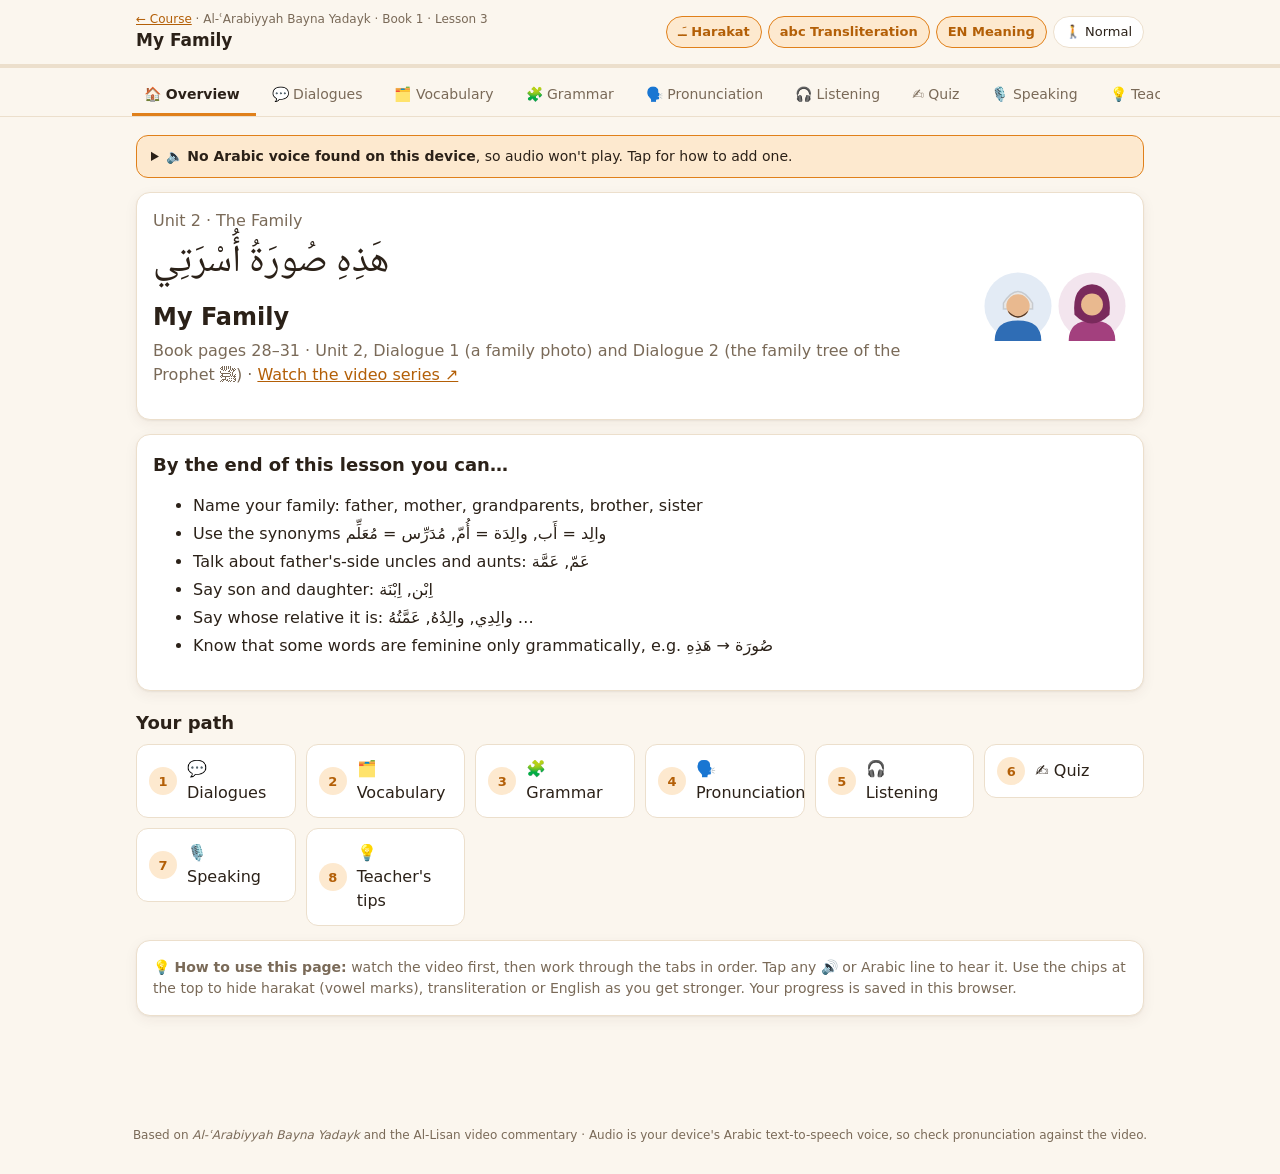
<file: docs/b1-03.html>
<!DOCTYPE html>
<html lang="en"><head><meta charset="utf-8"><meta name="viewport" content="width=device-width,initial-scale=1">
<title>My Family · Arabic Book 1</title><link rel="preconnect" href="https://fonts.googleapis.com"><link rel="preconnect" href="https://fonts.gstatic.com" crossorigin><link href="https://fonts.googleapis.com/css2?family=Noto+Naskh+Arabic:wght@400;600;700&display=swap" rel="stylesheet"><style>:root{
  --bg:#fbf6ee; --panel:#ffffff; --ink:#2b2118; --muted:#7a6a58; --line:#ecdfcc;
  --accent:#e0801a; --accent-2:#b35f07; --accent-soft:#fde9cf;
  --good:#2f8a4f; --good-soft:#dff3e5; --bad:#c2402a; --bad-soft:#fbe3de;
  --m:#2f6db5; --m-soft:#e2eefb; --f:#a3407e; --f-soft:#f8e3f0;
  --radius:14px; --shadow:0 1px 2px rgba(60,40,10,.06),0 4px 14px rgba(60,40,10,.06);
  --ar:"Noto Naskh Arabic","Amiri","Traditional Arabic",serif;
  --ui:system-ui,-apple-system,"Segoe UI",Roboto,sans-serif;
}
@media (prefers-color-scheme:dark){:root{
  --bg:#1a1611; --panel:#241e17; --ink:#f3e9dc; --muted:#b4a28c; --line:#3a3027;
  --accent:#f0952f; --accent-2:#ffb35c; --accent-soft:#3b2a16;
  --good:#5cc27f; --good-soft:#1d3324; --bad:#ef7a64; --bad-soft:#3d221d;
  --m:#7fb0ef; --m-soft:#1e2b3b; --f:#e38bc0; --f-soft:#3a2032;
  --shadow:none;
}}
*{box-sizing:border-box}
html,body{margin:0;background:var(--bg);color:var(--ink);font-family:var(--ui);line-height:1.5}
button{font:inherit;color:inherit;cursor:pointer}
a{color:var(--accent-2)}
.ar{font-family:var(--ar);direction:rtl;unicode-bidi:isolate;line-height:1.9}
.tr{color:var(--muted);font-style:italic}
.en{color:var(--muted)}
body.no-tr .tr{display:none} body.no-en .en{display:none}

/* header */
header.top{position:sticky;top:0;z-index:20;background:color-mix(in srgb,var(--bg) 92%,transparent);backdrop-filter:blur(8px);border-bottom:1px solid var(--line)}
.top-inner{max-width:1040px;margin:0 auto;padding:10px 16px;display:flex;gap:12px;align-items:center;flex-wrap:wrap}
.brand{display:flex;flex-direction:column;min-width:0;flex:1}
.brand small{color:var(--muted);font-size:12px}
.brand b{font-size:17px}
.toggles{display:flex;gap:6px;flex-wrap:wrap;align-items:center}
.chip{border:1px solid var(--line);background:var(--panel);border-radius:999px;padding:5px 11px;font-size:13px;display:inline-flex;gap:6px;align-items:center}
.chip.on{background:var(--accent-soft);border-color:var(--accent);color:var(--accent-2);font-weight:600}
.progress{height:4px;background:var(--line)} .progress>div{height:100%;background:var(--accent);transition:width .4s}

nav.tabs{max-width:1040px;margin:0 auto;padding:8px 12px 0;display:flex;gap:4px;overflow-x:auto;scrollbar-width:none}
nav.tabs::-webkit-scrollbar{display:none}
nav.tabs a{flex:none;text-decoration:none;color:var(--muted);padding:8px 12px;border-radius:10px 10px 0 0;font-size:14px;border-bottom:3px solid transparent;white-space:nowrap}
nav.tabs a.active{color:var(--ink);font-weight:600;border-bottom-color:var(--accent)}
nav.tabs a .tick{color:var(--good);margin-inline-start:4px}

main{max-width:1040px;margin:0 auto;padding:18px 16px 80px}
h2{margin:6px 0 4px;font-size:24px} h3{margin:18px 0 8px;font-size:18px}
.lead{color:var(--muted);margin:0 0 16px}
.card{background:var(--panel);border:1px solid var(--line);border-radius:var(--radius);padding:16px;box-shadow:var(--shadow)}
.stack>*+*{margin-top:14px}
.grid{display:grid;gap:12px;grid-template-columns:repeat(auto-fill,minmax(210px,1fr))}
.row{display:flex;gap:8px;flex-wrap:wrap;align-items:center}
.btn{border:1px solid var(--line);background:var(--panel);padding:8px 14px;border-radius:10px;font-weight:500}
.btn:hover{border-color:var(--accent)}
.btn.primary{background:var(--accent);border-color:var(--accent);color:#fff}
.btn.primary:hover{background:var(--accent-2)}
.btn.small{padding:4px 10px;font-size:13px}
.play{border:none;background:var(--accent-soft);color:var(--accent-2);width:34px;height:34px;border-radius:50%;flex:none;display:inline-grid;place-items:center;font-size:14px}
.play:hover{background:var(--accent);color:#fff}
.play.speaking{background:var(--accent);color:#fff;animation:pulse 1s infinite}
@keyframes pulse{50%{transform:scale(1.1)}}
.banner{background:var(--accent-soft);border:1px solid var(--accent);border-radius:12px;padding:10px 14px;font-size:14px;margin-bottom:14px}
.done-btn{margin-top:22px}

/* overview */
.hero{display:grid;grid-template-columns:1fr auto;gap:16px;align-items:center}
.hero .ar.big{font-size:38px;line-height:1.6}
.goals li{margin:4px 0}
.path{display:grid;grid-template-columns:repeat(auto-fill,minmax(150px,1fr));gap:10px}
.path a{text-decoration:none;color:var(--ink)}
.path .step{padding:12px;border-radius:12px;border:1px solid var(--line);background:var(--panel);display:flex;gap:10px;align-items:center}
.path .step.done{border-color:var(--good);background:var(--good-soft)}
.path .num{width:28px;height:28px;border-radius:50%;background:var(--accent-soft);color:var(--accent-2);display:grid;place-items:center;font-weight:700;font-size:13px;flex:none}
.path .done .num{background:var(--good);color:#fff}

/* dialogue */
.dlg-head{display:flex;justify-content:space-between;gap:10px;align-items:center;flex-wrap:wrap}
.dlg-head .ar{font-size:20px}
.scene{display:flex;justify-content:center;gap:40px;margin:6px 0 4px}
.scene figure{margin:0;text-align:center;font-size:13px}
.scene figure .ar{font-size:18px}
.bubbles{display:flex;flex-direction:column;gap:10px;margin-top:10px}
.bub{display:flex;gap:10px;align-items:flex-start;max-width:88%}
.bub.right{align-self:flex-end;flex-direction:row-reverse}
.bub .av{flex:none}
.bub .body{background:var(--bg);border:1px solid var(--line);border-radius:14px;padding:8px 12px;cursor:pointer;transition:background .2s}
.bub.right .body{text-align:right}
.bub .who{font-size:12px;color:var(--muted)}
.bub .ar.line{font-size:22px;display:block}
.bub.active .body{background:var(--accent-soft);border-color:var(--accent)}
.bub.m .who{color:var(--m)} .bub.f .who{color:var(--f)}
.hidetext .bub .ar.line{filter:blur(7px)} .hidetext .bub.revealed .ar.line{filter:none}
.shadow-cue{font-size:13px;color:var(--accent-2);font-weight:600;min-height:20px}

/* family tree */
.ftree{margin:12px 0;padding:12px;border-radius:12px;background:var(--bg);border:1px dashed var(--accent);text-align:center}
.ftree .label{font-size:12px;text-transform:uppercase;letter-spacing:.06em;color:var(--accent-2);font-weight:700;margin-bottom:8px}
.flevel{display:flex;flex-wrap:wrap;gap:8px;justify-content:center;direction:rtl}
.fline{width:2px;height:16px;background:var(--accent);margin:4px auto}
.fnode{border:2px solid var(--line);background:var(--panel);border-radius:12px;padding:4px 12px;display:flex;flex-direction:column;align-items:center;line-height:1.3}
.fnode .ar{font-size:20px}
.fnode small{color:var(--muted);font-size:11px;direction:ltr}
.fnode.m{border-color:var(--m)} .fnode.f{border-color:var(--f)}
.fnode.me{background:var(--accent-soft);border-color:var(--accent);font-weight:700}

/* vocab */
.filters{display:flex;gap:6px;flex-wrap:wrap;margin-bottom:12px}
.vcard{display:flex;flex-direction:column;gap:2px;position:relative}
.vcard .pic{font-size:30px;line-height:1.2}
.vcard .ar{font-size:26px}
.vcard .play{position:absolute;top:12px;left:12px}
.vcard .box{position:absolute;top:14px;right:14px;font-size:11px;color:var(--muted)}
.tag{display:inline-block;font-size:11px;background:var(--accent-soft);color:var(--accent-2);border-radius:6px;padding:1px 6px;margin-top:4px;width:max-content}

.flash-wrap{max-width:440px;margin:0 auto;text-align:center}
.flash{perspective:1000px;height:260px;cursor:pointer;margin:10px 0}
.flash-inner{position:relative;width:100%;height:100%;transition:transform .5s;transform-style:preserve-3d}
.flash.flipped .flash-inner{transform:rotateY(180deg)}
.flash .face{position:absolute;inset:0;backface-visibility:hidden;display:flex;flex-direction:column;align-items:center;justify-content:center;gap:6px;border-radius:18px;border:1px solid var(--line);background:var(--panel);box-shadow:var(--shadow);padding:16px}
.flash .back{transform:rotateY(180deg);background:var(--accent-soft)}
.flash .ar{font-size:40px}
.flash .pic{font-size:48px}

/* grammar */
.gblock h3{margin-top:0}
.gblock p{margin:8px 0}
.gblock .ar, .gblock b .ar{font-size:1.15em}
table.g{border-collapse:collapse;width:100%;margin-top:10px}
table.g td,table.g th{border-bottom:1px solid var(--line);padding:8px;text-align:left}
table.g td.ar{font-size:24px;text-align:right}
.widget{margin-top:14px;padding:14px;border-radius:12px;background:var(--bg);border:1px dashed var(--accent)}
.widget .label{font-size:12px;text-transform:uppercase;letter-spacing:.06em;color:var(--accent-2);font-weight:700;margin-bottom:8px}
.result{font-size:46px;text-align:center;margin:8px 0;min-height:80px}
.sfx{color:var(--accent-2)}
.sfx.m{color:var(--m)} .sfx.f{color:var(--f)}
.ncard{border:1px solid var(--line);background:var(--panel);border-radius:12px;padding:10px;text-align:center;cursor:pointer;user-select:none}
.ncard .flag{font-size:30px}
.ncard .ar{font-size:26px;display:block}
.ncard .stage{font-size:11px;color:var(--muted)}

/* sounds */
.letter{display:flex;gap:14px}
.letter .glyph{font-family:var(--ar);font-size:64px;line-height:1;width:80px;height:80px;display:grid;place-items:center;border-radius:16px;background:var(--accent-soft);color:var(--accent-2);flex:none;cursor:pointer}
.ex{display:inline-flex;gap:6px;align-items:center;border:1px solid var(--line);border-radius:999px;padding:2px 4px 2px 12px;margin:3px;cursor:pointer;background:var(--panel)}
.ex .ar{font-size:20px}
.pair{display:grid;grid-template-columns:1fr auto 1fr;gap:10px;align-items:center}
.pair .side{text-align:center;padding:10px;border:1px solid var(--line);border-radius:12px;cursor:pointer;background:var(--panel)}
.pair .side .ar{font-size:30px;display:block}
.vs{color:var(--muted);font-size:12px;text-align:center}

/* quiz */
.quiz{max-width:640px;margin:0 auto}
.qhead{display:flex;justify-content:space-between;color:var(--muted);font-size:13px;margin-bottom:8px}
.qbar{height:6px;border-radius:6px;background:var(--line);overflow:hidden;margin-bottom:14px}.qbar>div{height:100%;background:var(--accent);transition:width .3s}
.qtext{font-size:18px;font-weight:600;margin-bottom:10px}
.qsentence{font-size:30px;text-align:center;margin:10px 0}
.qsentence .blank{display:inline-block;min-width:70px;border-bottom:3px solid var(--accent);color:var(--accent-2)}
.opts{display:grid;gap:8px}
.opt{text-align:start;border:2px solid var(--line);background:var(--panel);border-radius:12px;padding:10px 14px;font-size:16px}
.opt .ar{font-size:24px}
.opt:hover:not(:disabled){border-color:var(--accent)}
.opt.correct{border-color:var(--good);background:var(--good-soft)}
.opt.wrong{border-color:var(--bad);background:var(--bad-soft)}
.feedback{margin-top:12px;padding:10px 14px;border-radius:12px;font-size:15px}
.feedback.good{background:var(--good-soft);color:var(--good)} .feedback.bad{background:var(--bad-soft);color:var(--bad)}
.feedback .ex-text{color:var(--ink);display:block;margin-top:4px}
.tiles{display:flex;flex-wrap:wrap;gap:8px;justify-content:center;direction:rtl;min-height:56px;padding:8px;border-radius:12px}
.tiles.answer{border:2px dashed var(--line);margin-bottom:8px}
.tile{font-family:var(--ar);font-size:24px;border:1px solid var(--line);background:var(--panel);border-radius:10px;padding:2px 14px}
.big-play{width:72px;height:72px;font-size:28px;margin:6px auto 14px;display:grid}
.score{font-size:48px;font-weight:800;text-align:center;color:var(--accent-2)}
.match{display:grid;grid-template-columns:1fr 1fr;gap:8px}
.match .mi{border:2px solid var(--line);background:var(--panel);border-radius:10px;padding:8px;text-align:center;min-height:52px}
.match .mi .ar{font-size:22px}
.match .mi.sel{border-color:var(--accent);background:var(--accent-soft)}
.match .mi.ok{border-color:var(--good);background:var(--good-soft);opacity:.55}
.match .mi.no{border-color:var(--bad);background:var(--bad-soft)}

/* speak */
.rp{display:flex;flex-direction:column;gap:10px}
.rec{display:flex;gap:8px;align-items:center;flex-wrap:wrap}
.rec .dot{width:10px;height:10px;border-radius:50%;background:var(--bad);animation:pulse 1s infinite}
.tipcard{display:flex;gap:12px}
.tipcard .ic{font-size:28px;flex:none}
.tipcard .ar{font-size:1.15em}
.muted{color:var(--muted)}
footer{text-align:center;color:var(--muted);font-size:12px;padding:30px 16px}

/* tests */
.sortgrid{display:grid;grid-template-columns:repeat(6,1fr);gap:6px;direction:rtl;margin-top:10px}
.scol{border:2px dashed var(--line);border-radius:12px;padding:6px;min-height:170px;display:flex;flex-direction:column;gap:4px;cursor:pointer}
.scol:hover{border-color:var(--accent)}
.shead{text-align:center;border-bottom:1px solid var(--line);padding-bottom:4px;display:flex;flex-direction:column}
.shead .ar{font-size:20px;font-weight:700} .shead small{color:var(--muted);font-size:11px}
.sitem{border:1px solid var(--line);background:var(--panel);border-radius:8px;padding:0 6px;text-align:center;display:flex;flex-direction:column}
.sitem .ar{font-size:19px} .sitem small{font-size:10px;color:var(--bad);direction:ltr}
.sitem.ex{opacity:.55;border-style:dashed}
.tile.sel{border-color:var(--accent);background:var(--accent-soft)}
.tile.x{border-color:var(--bad);background:var(--bad-soft);text-decoration:line-through}
.tile.ok,.sitem.ok{border-color:var(--good);background:var(--good-soft)}
.tile.no,.sitem.no{border-color:var(--bad);background:var(--bad-soft)}
.titems{padding-inline-start:22px;margin:6px 0} .titems li{margin:10px 0}
.qsent .ar{font-size:22px}
.qsent select{font-family:var(--ar);font-size:18px;padding:2px 6px;border-radius:8px;border:2px solid var(--accent);background:var(--panel);color:var(--ink);margin:0 4px}
.qsent select.ok{border-color:var(--good);background:var(--good-soft)} .qsent select.no{border-color:var(--bad);background:var(--bad-soft)}
.blank{display:inline-block;min-width:60px;border-bottom:2px solid var(--accent);color:var(--accent-2);text-align:center}
.wrongw{text-decoration-color:var(--bad);text-decoration-thickness:2px}
.bank{background:var(--accent-soft);border-radius:10px;padding:8px 12px;text-align:center;direction:rtl}
.bank .ar{font-size:20px}
.fb{font-size:14px;margin-top:2px}
.markbox{border:2px solid var(--accent);border-radius:10px;min-width:56px;text-align:center;display:flex;flex-direction:column;line-height:1.2;padding:4px}
.markbox .got{font-weight:800;font-size:18px;color:var(--accent-2);border-bottom:1px solid var(--line)} .markbox .of{font-size:13px;color:var(--muted)}
.tsec.full{border-color:var(--good)} .tsec.part{border-color:var(--accent)}
.test-link .n{font-size:22px}
@media (max-width:700px){.sortgrid{grid-template-columns:repeat(3,1fr)}}

/* index */
.book{margin-top:22px}
.lesson-link{display:flex;gap:14px;align-items:center;text-decoration:none;color:var(--ink)}
.lesson-link .n{font-size:22px;font-weight:800;color:var(--accent-2);width:44px;text-align:center}
.lesson-link .ar{font-size:20px}
.soon{opacity:.5}
@media (max-width:600px){
  .hero{grid-template-columns:1fr}
  .bub{max-width:100%}
  .bub .ar.line{font-size:20px}
  .flash{height:230px}
}
</style></head>
<body><script>window.LESSONS=[];window.COURSE_HOME="index.html";</script><script>// Book 1 · Video 3 — Unit 2 (الأسرة), Dialogues 1–2 (book pp. 28–31)
// Source: Al-ʿArabiyyah Bayna Yadayk Book 1 + Al-Lisan video commentary (lesson 3 transcript)
(function () {
  const OWN = [
    { k: "my", label: "ـي my", sfx: "ِي", tr: "ī", en: "my" },
    { k: "m", label: "ـكَ your (m)", sfx: "ُكَ", tr: "uka", en: "your" },
    { k: "f", label: "ـكِ your (f)", sfx: "ُكِ", tr: "uki", en: "your" },
    { k: "his", label: "ـهُ his", sfx: "ُهُ", tr: "uhu", en: "his" },
    { k: "her", label: "ـها her", sfx: "ُها", tr: "uhā", en: "her" }
  ];
  const REL = [
    { k: "walid", stem: "والِد", tr: "wālid", en: "father", pic: "👨" },
    { k: "walida", stem: "والِدَت", tr: "wālidat", en: "mother", pic: "👩", fem: true },
    { k: "jadd", stem: "جَدّ", tr: "jadd", en: "grandfather", pic: "👴" },
    { k: "jadda", stem: "جَدَّت", tr: "jaddat", en: "grandmother", pic: "👵", fem: true },
    { k: "amm", stem: "عَمّ", tr: "ʿamm", en: "uncle (father's side)", pic: "🧔" },
    { k: "amma", stem: "عَمَّت", tr: "ʿammat", en: "aunt (father's side)", pic: "🧕", fem: true },
    { k: "ibn", stem: "اِبْن", tr: "ibn", en: "son", pic: "👦" },
    { k: "ibna", stem: "اِبْنَت", tr: "ibnat", en: "daughter", pic: "👧", fem: true }
  ];
  const relOut = {};
  REL.forEach(r => OWN.forEach(o => {
    relOut[r.k + "|" + o.k] = [r.stem + o.sfx, r.tr + o.tr, `${o.en} ${r.en}${o.k === "m" ? " (said to a male)" : o.k === "f" ? " (said to a female)" : ""}`,
      r.fem ? "Feminine word: its ة becomes ت before the ending." : ""];
  }));

  LESSONS.push({
    id: "b1-03",
    book: 1,
    num: 3,
    unit: "الوَحْدَةُ الثّانِيَةُ · الأُسْرَةُ",
    unitEn: "Unit 2 · The Family",
    title: "My Family",
    titleAr: "هَذِهِ صُورَةُ أُسْرَتِي",
    covers: "Book pages 28–31 · Unit 2, Dialogue 1 (a family photo) and Dialogue 2 (the family tree of the Prophet ﷺ)",
    video: "https://www.youtube.com/playlist?list=PLDS9YrkKMtPR4-S3ih8wad7oXMyrdEdXY",
    goals: [
      "Name your family: father, mother, grandparents, brother, sister",
      "Use the synonyms والِد = أَب, والِدَة = أُمّ, مُدَرِّس = مُعَلِّم",
      "Talk about father's-side uncles and aunts: عَمّ, عَمَّة",
      "Say son and daughter: اِبْن, اِبْنَة",
      "Say whose relative it is: والِدِي, والِدُهُ, عَمَّتُهُ …",
      "Know that some words are feminine only grammatically, e.g. صُورَة → هَذِهِ"
    ],
    gender: { any: "هذا|هذه", fem: "هذه", q: "Is the person being introduced male or female?" },

    dialogues: [
      {
        id: "u2d1", title: "Dialogue 1", titleAr: "الحِوارُ الأَوَّلُ",
        note: "ʿAlī shows ʿAmmār a photo of his family.",
        people: { "عَلِيّ": "m1", "عَمّار": "m2" },
        tree: { label: "ʿAlī's family · tap a name", levels: [
          [{ ar: "جَدِّي", en: "my grandfather", say: "وَهَذا جَدِّي.", g: "m" }, { ar: "جَدَّتِي", en: "my grandmother", say: "وَهَذِهِ جَدَّتِي.", g: "f" }],
          [{ ar: "والِدِي عَدْنانُ", en: "my father · engineer", say: "هَذا والِدِي عَدْنانُ وَهُوَ مُهَنْدِسٌ.", g: "m" }, { ar: "والِدَتِي سَعِيدَةُ", en: "my mother · doctor", say: "هَذِهِ والِدَتِي سَعِيدَةُ وَهِيَ طَبِيبَةٌ.", g: "f" }],
          [{ ar: "أَخِي عِيسَى", en: "my brother · student", say: "هَذا أَخِي عِيسَى وَهُوَ طالِبٌ.", g: "m" }, { ar: "أَنا عَلِيٌّ", en: "me", say: "أَنا عَلِيٌّ.", me: true }, { ar: "أُخْتِي عَبْلَةُ", en: "my sister · teacher", say: "هَذِهِ أُخْتِي عَبْلَةُ وَهِيَ مُعَلِّمَةٌ.", g: "f" }]
        ]},
        lines: [
          ["عَلِيّ", "السَّلامُ عَلَيْكُمْ.", "as-salāmu ʿalaykum.", "Peace be upon you."],
          ["عَمّار", "وَعَلَيْكُمُ السَّلامُ.", "wa ʿalaykumu s-salām.", "And upon you be peace."],
          ["عَلِيّ", "هَذِهِ صُورَةُ أُسْرَتِي.", "hādhihi ṣūratu usratī.", "This is a picture of my family."],
          ["عَمّار", "ما شاءَ اللهُ! مَنْ هَذا؟", "mā shāʾa llāh! man hādhā?", "Mā shāʾ Allāh! Who is this (m)?"],
          ["عَلِيّ", "هَذا والِدِي عَدْنانُ وَهُوَ مُهَنْدِسٌ.", "hādhā wālidī ʿAdnān wa huwa muhandis.", "This is my father ʿAdnān, and he is an engineer."],
          ["عَمّار", "وَمَنْ هَذِهِ؟", "wa man hādhihi?", "And who is this (f)?"],
          ["عَلِيّ", "هَذِهِ والِدَتِي سَعِيدَةُ وَهِيَ طَبِيبَةٌ.", "hādhihi wālidatī Saʿīda wa hiya ṭabība.", "This is my mother Saʿīda, and she is a doctor."],
          ["عَمّار", "وَمَنْ هَذا؟", "wa man hādhā?", "And who is this (m)?"],
          ["عَلِيّ", "هَذا أَخِي عِيسَى وَهُوَ طالِبٌ.", "hādhā akhī ʿĪsā wa huwa ṭālib.", "This is my brother ʿĪsā, and he is a student."],
          ["عَمّار", "وَمَنْ هَذِهِ؟", "wa man hādhihi?", "And who is this (f)?"],
          ["عَلِيّ", "هَذِهِ أُخْتِي عَبْلَةُ وَهِيَ مُعَلِّمَةٌ. وَهَذا جَدِّي، وَهَذِهِ جَدَّتِي.", "hādhihi ukhtī ʿAbla wa hiya muʿallima. wa hādhā jaddī, wa hādhihi jaddatī.", "This is my sister ʿAbla, and she is a teacher. And this is my grandfather, and this is my grandmother."],
          ["عَمّار", "ما شاءَ اللهُ!", "mā shāʾa llāh!", "Mā shāʾ Allāh! (How lovely!)"]
        ]
      },
      {
        id: "u2d2", title: "Dialogue 2", titleAr: "الحِوارُ الثّانِي",
        note: "ʿUmar and ʿUthmān look at a family tree: the family of the Prophet Muḥammad ﷺ. Notice ـهُ (his) on every relative.",
        people: { "عُمَر": "m3", "عُثْمان": "m4" },
        tree: { label: "The family of the Prophet ﷺ · tap a name", levels: [
          [{ ar: "عَبْدُ المُطَّلِبِ", en: "his grandfather", say: "وَهَذا جَدُّهُ عَبْدُ المُطَّلِبِ.", g: "m" }],
          [{ ar: "العَبّاسُ", en: "his uncle", say: "وَهَذا عَمُّهُ العَبّاسُ.", g: "m" }, { ar: "حَمْزَةُ", en: "his uncle", say: "وَهَذا عَمُّهُ حَمْزَةُ.", g: "m" }, { ar: "عَبْدُ اللهِ", en: "his father", say: "هَذا والِدُهُ عَبْدُ اللهِ.", g: "m" }, { ar: "آمِنَةُ", en: "his mother", say: "وَهَذِهِ والِدَتُهُ آمِنَةُ.", g: "f" }, { ar: "أَبُو طالِبٍ", en: "his uncle", say: "وَهَذا عَمُّهُ أَبُو طالِبٍ.", g: "m" }, { ar: "صَفِيَّةُ", en: "his aunt", say: "وَهَذِهِ عَمَّتُهُ صَفِيَّةُ.", g: "f" }],
          [{ ar: "مُحَمَّدٌ ﷺ", en: "the Messenger", say: "مُحَمَّدٌ رَسُولُ اللهِ ﷺ", me: true }],
          [{ ar: "القاسِمُ", en: "his son", say: "وَهَذا ابْنُهُ القاسِمُ.", g: "m" }, { ar: "عَبْدُ اللهِ", en: "his son", say: "وَهَذا ابْنُهُ عَبْدُ اللهِ.", g: "m" }, { ar: "إِبْراهِيمُ", en: "his son", say: "وَهَذا ابْنُهُ إِبْراهِيمُ.", g: "m" }, { ar: "فاطِمَةُ", en: "his daughter", say: "وَهَذِهِ ابْنَتُهُ فاطِمَةُ.", g: "f" }, { ar: "رُقَيَّةُ", en: "his daughter", say: "وَهَذِهِ ابْنَتُهُ رُقَيَّةُ.", g: "f" }, { ar: "زَيْنَبُ", en: "his daughter", say: "وَهَذِهِ ابْنَتُهُ زَيْنَبُ.", g: "f" }, { ar: "أُمُّ كُلْثُومٍ", en: "his daughter", say: "وَهَذِهِ ابْنَتُهُ أُمُّ كُلْثُومٍ.", g: "f" }]
        ]},
        lines: [
          ["عُمَر", "هَلْ هَذِهِ شَجَرَةٌ؟", "hal hādhihi shajara?", "Is this a tree?"],
          ["عُثْمان", "نَعَمْ، هَذِهِ أُسْرَةُ الرَّسُولِ، صَلَّى اللهُ عَلَيْهِ وَسَلَّمَ.", "naʿam, hādhihi usratu r-rasūl, ṣallā llāhu ʿalayhi wa sallam.", "Yes, this is the family of the Messenger, peace and blessings be upon him."],
          ["عُمَر", "صَلَّى اللهُ عَلَيْهِ وَسَلَّمَ.", "ṣallā llāhu ʿalayhi wa sallam.", "Peace and blessings be upon him."],
          ["عُثْمان", "هَذا والِدُهُ عَبْدُ اللهِ.", "hādhā wāliduhu ʿAbdullāh.", "This is his father, ʿAbdullāh."],
          ["عُمَر", "وَهَذِهِ والِدَتُهُ آمِنَةُ.", "wa hādhihi wālidatuhu Āmina.", "And this is his mother, Āmina."],
          ["عُثْمان", "وَهَذا جَدُّهُ عَبْدُ المُطَّلِبِ.", "wa hādhā jadduhu ʿAbdul-Muṭṭalib.", "And this is his grandfather, ʿAbd al-Muṭṭalib."],
          ["عُمَر", "وَهَذا عَمُّهُ العَبّاسُ.", "wa hādhā ʿammuhu l-ʿAbbās.", "And this is his uncle, al-ʿAbbās."],
          ["عُثْمان", "وَهَذا عَمُّهُ حَمْزَةُ.", "wa hādhā ʿammuhu Ḥamza.", "And this is his uncle, Ḥamza."],
          ["عُمَر", "وَهَذا عَمُّهُ أَبُو طالِبٍ.", "wa hādhā ʿammuhu Abū Ṭālib.", "And this is his uncle, Abū Ṭālib."],
          ["عُثْمان", "وَهَذِهِ عَمَّتُهُ صَفِيَّةُ.", "wa hādhihi ʿammatuhu Ṣafiyya.", "And this is his aunt, Ṣafiyya."],
          ["عُمَر", "وَهَذا ابْنُهُ القاسِمُ.", "wa hādhā bnuhu l-Qāsim.", "And this is his son, al-Qāsim."],
          ["عُثْمان", "وَهَذا ابْنُهُ عَبْدُ اللهِ.", "wa hādhā bnuhu ʿAbdullāh.", "And this is his son, ʿAbdullāh."],
          ["عُمَر", "وَهَذا ابْنُهُ إِبْراهِيمُ.", "wa hādhā bnuhu Ibrāhīm.", "And this is his son, Ibrāhīm."],
          ["عُثْمان", "وَهَذِهِ ابْنَتُهُ فاطِمَةُ.", "wa hādhihi bnatuhu Fāṭima.", "And this is his daughter, Fāṭima."],
          ["عُمَر", "وَهَذِهِ ابْنَتُهُ رُقَيَّةُ.", "wa hādhihi bnatuhu Ruqayya.", "And this is his daughter, Ruqayya."],
          ["عُثْمان", "وَهَذِهِ ابْنَتُهُ زَيْنَبُ.", "wa hādhihi bnatuhu Zaynab.", "And this is his daughter, Zaynab."],
          ["عُمَر", "وَهَذِهِ ابْنَتُهُ أُمُّ كُلْثُومٍ.", "wa hādhihi bnatuhu Umm Kulthūm.", "And this is his daughter, Umm Kulthūm."]
        ]
      }
    ],

    vocab: [
      { ar: "أُسْرَةٌ", tr: "usra", en: "family", pic: "👨‍👩‍👧‍👦", cat: "Family" },
      { ar: "والِدٌ", tr: "wālid", en: "father", pic: "👨", cat: "Family" },
      { ar: "أَبٌ", tr: "ab", en: "father (synonym of والِد)", pic: "👨", cat: "Family" },
      { ar: "والِدَةٌ", tr: "wālida", en: "mother", pic: "👩", cat: "Family" },
      { ar: "أُمٌّ", tr: "umm", en: "mother (synonym of والِدَة)", pic: "👩", cat: "Family" },
      { ar: "جَدٌّ", tr: "jadd", en: "grandfather", pic: "👴", cat: "Family" },
      { ar: "جَدَّةٌ", tr: "jadda", en: "grandmother", pic: "👵", cat: "Family" },
      { ar: "عَمٌّ", tr: "ʿamm", en: "uncle (father's brother)", pic: "🧔", cat: "Family" },
      { ar: "عَمَّةٌ", tr: "ʿamma", en: "aunt (father's sister)", pic: "🧕", cat: "Family" },
      { ar: "اِبْنٌ", tr: "ibn", en: "son", pic: "👦", cat: "Family" },
      { ar: "اِبْنَةٌ", tr: "ibna", en: "daughter", pic: "👧", cat: "Family" },
      { ar: "مُعَلِّمٌ", tr: "muʿallim", en: "teacher (m), same as مُدَرِّس", pic: "👨‍🏫", cat: "Jobs" },
      { ar: "مُعَلِّمَةٌ", tr: "muʿallima", en: "teacher (f)", pic: "👩‍🏫", cat: "Jobs" },
      { ar: "صُورَةٌ", tr: "ṣūra", en: "picture, photo", pic: "🖼️", cat: "Other words" },
      { ar: "شَجَرَةٌ", tr: "shajara", en: "tree", pic: "🌳", cat: "Other words" },
      { ar: "رَسُولٌ", tr: "rasūl", en: "messenger", pic: "✉️", cat: "Other words" },
      { ar: "ما شاءَ اللهُ", tr: "mā shāʾa llāh", en: "what God has willed (said when admiring something)", pic: "😍", cat: "Phrases" },
      { ar: "صَلَّى اللهُ عَلَيْهِ وَسَلَّمَ", tr: "ṣallā llāhu ʿalayhi wa sallam", en: "peace and blessings be upon him (ﷺ)", pic: "🤲", cat: "Phrases" },
      { ar: "مَنْ هَذا؟", tr: "man hādhā?", en: "who is this? (m)", pic: "🧑❓", cat: "Phrases" },
      { ar: "مَنْ هَذِهِ؟", tr: "man hādhihi?", en: "who is this? (f)", pic: "👩❓", cat: "Phrases" }
    ],

    grammar: [
      {
        id: "g-syn",
        title: "Synonyms: two words, one meaning",
        body: [
          "The teacher points out three pairs of words that mean the same thing. Both forms are common, so learn both:",
          "<b>والِد</b> = <b>أَب</b> (father) · <b>والِدَة</b> = <b>أُمّ</b> (mother) · <b>مُدَرِّس</b> = <b>مُعَلِّم</b> (teacher)",
          "So ʿAlī could just as well have said هَذِهِ أُمِّي سَعِيدَةُ instead of هَذِهِ والِدَتِي سَعِيدَةُ. It's like saying <i>mom</i> instead of <i>mother</i>."
        ],
        table: { head: ["", "Arabic", "Say it", "Meaning"], rows: [
          ["👨", "والِدٌ / أَبٌ", "wālid / ab", "father"],
          ["👩", "والِدَةٌ / أُمٌّ", "wālida / umm", "mother"],
          ["👨‍🏫", "مُدَرِّسٌ / مُعَلِّمٌ", "mudarris / muʿallim", "teacher (m)"],
          ["👩‍🏫", "مُدَرِّسَةٌ / مُعَلِّمَةٌ", "mudarrisa / muʿallima", "teacher (f)"]
        ]}
      },
      {
        id: "g-family",
        title: "Family words, and whose relative it is",
        body: [
          "Every relative takes the possessive endings from Lessons 1–2. Dialogue 1 uses <b>ـي</b> (my): والِدِي، والِدَتِي، جَدِّي، جَدَّتِي.",
          "Dialogue 2 talks about the Prophet ﷺ, so every relative takes <b>ـهُ</b> (his): والِدُهُ، جَدُّهُ، عَمُّهُ، عَمَّتُهُ، ابْنُهُ، ابْنَتُهُ.",
          "Remember the rule from Lesson 2: feminine words ending in ة change it to ت before the ending, e.g. والِدَة → والِدَتُهُ and عَمَّة → عَمَّتُهُ."
        ],
        widget: {
          type: "combo", label: "Whose relative? · pick a relative, then an owner",
          rows: REL.map(r => ({ k: r.k, label: `${r.pic} ${r.en.replace(/ \(.*\)/, "")}` })),
          cols: OWN.map(o => ({ k: o.k, label: o.label })),
          out: relOut
        }
      },
      {
        id: "g-amm",
        title: "عَمّ and عَمَّة: uncle and aunt on the FATHER's side",
        body: [
          "Arabic has different words for uncles and aunts depending on which parent they're related to.",
          "<b>عَمّ</b> (ʿamm) is your <b>father's brother</b>, and <b>عَمَّة</b> (ʿamma, adding ة) is your <b>father's sister</b>.",
          "In Dialogue 2: العَبّاسُ، حَمْزَةُ and أَبُو طالِبٍ are his عَمّ (the teacher notes the Prophet ﷺ had about 10–11 paternal uncles), and صَفِيَّةُ is his عَمَّة.",
          "The words for the <b>mother's</b> side (خال / خالَة) come in the next lesson."
        ]
      },
      {
        id: "g-ibn",
        title: "Son and daughter: اِبْن · اِبْنَة",
        body: [
          "<b>اِبْن</b> (ibn) = son. Add ة for <b>اِبْنَة</b> (ibna) = daughter. Another common word for daughter is <b>بِنْت</b> (bint).",
          "The alif at the start is only pronounced at the beginning of speech. After another word it falls silent: وَهَذا ابْنُهُ is said <i>wa hādhā <b>bnu</b>hu</i>.",
          "The teacher's summary: the Prophet ﷺ had three sons (القاسِم، عَبْدُ الله، إِبْراهِيم) and four daughters (فاطِمَة، رُقَيَّة، زَيْنَب، أُمّ كُلْثُوم)."
        ]
      },
      {
        id: "g-gram-fem",
        title: "Grammatically feminine words",
        body: [
          "ʿAlī says <b>هَذِهِ</b> صُورَةُ أُسْرَتِي, using هَذِهِ, not هَذا. That's because صُورَة (picture) is a <b>feminine word</b>: it ends in ة.",
          "As the teacher puts it, a picture isn't biologically female; it's <b>linguistically</b> feminine. The same is true for أُسْرَة (family) and شَجَرَة (tree): هَلْ <b>هَذِهِ</b> شَجَرَةٌ؟",
          "Rule of thumb for now: a word ending in ة takes هَذِهِ and هِيَ."
        ],
        widget: {
          type: "combo", label: "This is… · pick a word",
          rows: [{ k: "sura", label: "🖼️ picture" }, { k: "shajara", label: "🌳 tree" }, { k: "usra", label: "👨‍👩‍👧 family" }, { k: "kitab", label: "📕 book" }, { k: "qalam", label: "🖊️ pen" }],
          cols: [{ k: "x", label: "👇 هَذا or هَذِهِ?" }],
          out: {
            "sura|x": ["هَذِهِ صُورَةٌ.", "hādhihi ṣūra.", "This is a picture.", "ends in ة → feminine → هَذِهِ"],
            "shajara|x": ["هَذِهِ شَجَرَةٌ.", "hādhihi shajara.", "This is a tree.", "ends in ة → feminine → هَذِهِ"],
            "usra|x": ["هَذِهِ أُسْرَةٌ.", "hādhihi usra.", "This is a family.", "ends in ة → feminine → هَذِهِ"],
            "kitab|x": ["هَذا كِتابٌ.", "hādhā kitāb.", "This is a book.", "no ة → masculine → هَذا"],
            "qalam|x": ["هَذا قَلَمٌ.", "hādhā qalam.", "This is a pen.", "no ة → masculine → هَذا"]
          }
        }
      }
    ],

    sounds: {
      intro: "The family words bring in two important sounds: ع versus the plain hamza (أ), and the shadda, which doubles a letter. Tap, listen and repeat.",
      letters: [
        { l: "ع", name: "ʿayn", tip: "The throat squeeze. Don't skip it: عَمّ (uncle) and أُمّ (mother) differ only in this first sound!", ex: ["عَمٌّ", "عَمَّةٌ", "مُعَلِّمَةٌ", "عَدْنانُ", "عَبْلَةُ"] },
        { l: "ـّ", name: "shadda (doubling)", tip: "A shadda means the letter is held twice as long: jad-d, ʿam-m, muʿal-lim. Lean on it, or the word changes.", ex: ["جَدٌّ", "جَدَّةٌ", "أُمٌّ", "عَمّار", "مُعَلِّمٌ"] },
        { l: "ج", name: "jīm", tip: "Like English “j” in “jam”. (In Egypt it's often said like a hard “g”.)", ex: ["جَدِّي", "جَدَّتِي", "شَجَرَةٌ"] },
        { l: "ش", name: "shīn", tip: "Like English “sh”.", ex: ["شَجَرَةٌ", "ما شاءَ اللهُ"] },
        { l: "ص", name: "ṣād", tip: "The heavy s again. Keep the vowels deep: ṣūra, not sūra.", ex: ["صُورَةٌ", "صَفِيَّةُ"] }
      ],
      pairs: [
        { a: ["عَمٌّ", "ʿamm", "uncle"], b: ["أُمٌّ", "umm", "mother"], note: "ع vs أ" },
        { a: ["عَمٌّ", "ʿamm", "uncle"], b: ["عَمَّةٌ", "ʿamma", "aunt"], note: "m vs f" },
        { a: ["جَدٌّ", "jadd", "grandfather"], b: ["جَدَّةٌ", "jadda", "grandmother"], note: "m vs f" },
        { a: ["اِبْنٌ", "ibn", "son"], b: ["اِبْنَةٌ", "ibna", "daughter"], note: "m vs f" },
        { a: ["والِدِي", "wālidī", "my father"], b: ["والِدُهُ", "wāliduhu", "his father"], note: "my vs his" }
      ]
    },

    tips: [
      { icon: "📖", t: "Revise the previous chapter", d: "The teacher reminds you that مُهَنْدِس, طالِب and طَبِيبَة all come from Unit 1. If you don't recognise them instantly, go back to Lessons 1–2 and do a flashcard round." },
      { icon: "🎩", t: "Feminine doesn't have to mean female", d: "صُورَة (picture) is linguistically feminine because of its ة, so you say هَذِهِ صُورَةٌ. The same goes for أُسْرَة and شَجَرَة." },
      { icon: "😍", t: "ما شاءَ اللهُ", d: "Say it when you like or admire something, e.g. a nice family photo. ʿAmmār says it twice in Dialogue 1." },
      { icon: "🔁", t: "Two words, same meaning", d: "والِد = أَب, والِدَة = أُمّ, مُدَرِّس = مُعَلِّم. Learn both of each pair." },
      { icon: "👨‍👦", t: "عَمّ is the father's brother only", d: "عَمّ and عَمَّة are the uncle and aunt on your father's side. The mother's side uses different words, coming in the next lesson." },
      { icon: "🤲", t: "ﷺ after the Prophet's name", d: "When the Prophet is mentioned, both speakers say صَلَّى اللهُ عَلَيْهِ وَسَلَّمَ. In writing it's often shortened to ﷺ." },
      { icon: "🧠", t: "ـهُ = his", d: "Dialogue 2 is a great drill for the ending ـهُ: والِدُهُ، والِدَتُهُ، جَدُّهُ، عَمُّهُ، عَمَّتُهُ، ابْنُهُ، ابْنَتُهُ." }
    ],

    practice: [
      { type: "mcq", q: "Which word means the same as والِد (father)?", options: ["أَخ", "أَب", "جَدّ"], answer: 1 },
      { type: "mcq", q: "Which word means the same as والِدَة (mother)?", options: ["أُمّ", "عَمَّة", "أُخْت"], answer: 0 },
      { type: "mcq", q: "Which word means the same as مُدَرِّس (teacher)?", options: ["مُهَنْدِس", "مُعَلِّم", "طالِب"], answer: 1 },
      { type: "mcq", q: "Your FATHER's brother is your…", options: ["جَدّ", "عَمّ", "اِبْن"], answer: 1 },
      { type: "mcq", q: "Your FATHER's sister is your…", options: ["عَمَّة", "جَدَّة", "اِبْنَة"], answer: 0 },
      { type: "mcq", q: "Why does ʿAlī say هَذِهِ صُورَةُ أُسْرَتِي and not هَذا?", options: ["Because his mother is in the photo", "Because صُورَة is a feminine word (it ends in ة)", "Because هَذِهِ means “picture”"], answer: 1 },
      { type: "mcq", q: "How do you say “his mother”?", options: ["والِدَتُهُ", "والِدَةُهُ", "والِدَتِي"], answer: 0, explain: "ة becomes ت before the ending ـهُ." },
      { type: "mcq", q: "عَمُّهُ means…", options: ["his uncle", "my uncle", "her uncle"], answer: 0 },
      { type: "mcq", q: "How many daughters of the Prophet ﷺ are named in Dialogue 2?", options: ["three", "four", "seven"], answer: 1, explain: "فاطِمَة، رُقَيَّة، زَيْنَب، أُمّ كُلْثُوم. The three sons are القاسِم، عَبْدُ الله، إِبْراهِيم." },
      { type: "fill", sentence: "هَذا ___ عَدْنانُ وَهُوَ مُهَنْدِسٌ.", en: "This is my father ʿAdnān, and he is an engineer.", options: ["والِدَتِي", "والِدِي", "جَدَّتِي"], answer: 1 },
      { type: "fill", sentence: "هَذِهِ أُخْتِي عَبْلَةُ وَهِيَ ___.", en: "This is my sister ʿAbla, and she is a teacher.", options: ["مُعَلِّمٌ", "مُعَلِّمَةٌ", "طالِبٌ"], answer: 1 },
      { type: "fill", sentence: "___ صُورَةُ أُسْرَتِي.", en: "This is a picture of my family.", options: ["هَذا", "هَذِهِ", "هُوَ"], answer: 1 },
      { type: "fill", sentence: "وَهَذِهِ ___ صَفِيَّةُ.", en: "And this is his aunt Ṣafiyya.", options: ["عَمُّهُ", "عَمَّتُهُ", "عَمَّةُهُ"], answer: 1 },
      { type: "order", words: ["هَذِهِ", "صُورَةُ", "أُسْرَتِي."], en: "This is a picture of my family." },
      { type: "order", words: ["هَذا", "جَدِّي."], en: "This is my grandfather." },
      { type: "order", words: ["هَلْ", "هَذِهِ", "شَجَرَةٌ؟"], en: "Is this a tree?" },
      { type: "order", words: ["وَهَذا", "ابْنُهُ", "إِبْراهِيمُ."], en: "And this is his son Ibrāhīm." },
      { type: "reply", prompt: "هَذِهِ صُورَةُ أُسْرَتِي.", en: "Choose a logical reply", options: ["ما شاءَ اللهُ!", "مَعَ السَّلامَةِ.", "وَعَلَيْكُمُ السَّلامُ."], answer: 0 },
      { type: "reply", prompt: "مَنْ هَذِهِ؟", en: "Choose a logical reply", options: ["هَذا جَدِّي.", "هَذِهِ جَدَّتِي.", "هُوَ طالِبٌ."], answer: 1 },
      { type: "reply", prompt: "هَذِهِ أُسْرَةُ الرَّسُولِ، صَلَّى اللهُ عَلَيْهِ وَسَلَّمَ.", en: "Choose a logical reply", options: ["صَلَّى اللهُ عَلَيْهِ وَسَلَّمَ.", "أَهْلًا وَسَهْلًا.", "مَنْ هَذا؟"], answer: 0 }
    ],

    roleplay: [
      { them: "السَّلامُ عَلَيْكُمْ.", you: "وَعَلَيْكُمُ السَّلامُ. هَذِهِ صُورَةُ أُسْرَتِي.", hint: "Reply, then show your family photo" },
      { them: "ما شاءَ اللهُ! مَنْ هَذا؟", you: "هَذا والِدِي … وَهُوَ … (name, job)", hint: "Introduce your father: name and job" },
      { them: "وَمَنْ هَذِهِ؟", you: "هَذِهِ والِدَتِي … وَهِيَ … (name, job + ة)", hint: "Introduce your mother" },
      { them: "وَمَنْ هَذا؟", you: "هَذا أَخِي … / هَذا جَدِّي.", hint: "A brother or your grandfather" },
      { them: "وَمَنْ هَذِهِ؟", you: "هَذِهِ أُخْتِي … / هَذِهِ جَدَّتِي.", hint: "A sister or your grandmother" },
      { them: "هَلْ هَذا عَمُّكَ؟", you: "نَعَمْ، هَذا عَمِّي. / لا، هَذا أَبِي.", hint: "Is this your uncle? Answer yes or no" },
      { them: "ما شاءَ اللهُ! مَعَ السَّلامَةِ.", you: "مَعَ السَّلامَةِ.", hint: "Say goodbye" }
    ]
  });
})();
</script><script>/* Arabic lesson engine — renders any lesson object in window.LESSONS.
   Shared by every lesson page in the course (Books 1–4). */
(function () {
  "use strict";
  const T = window.TEST || null;
  const L = T ? testLesson(T) : window.LESSONS[window.LESSONS.length - 1];
  // A test page loads the lessons it covers; merge them into one pseudo-lesson (items keep their source lesson id)
  function testLesson(t) {
    const ls = window.LESSONS, seen = new Set(), tag = (arr, id) => (arr || []).map(x => Object.assign({ src: id }, x));
    return {
      id: t.id, title: t.title, book: t.book, num: 0,
      vocab: ls.flatMap(l => tag(l.vocab, l.id)).filter(v => !seen.has(v.ar) && seen.add(v.ar)),
      practice: ls.flatMap(l => tag(l.practice, l.id)),
      dialogues: ls.flatMap(l => (l.dialogues || []).map(d => Object.assign({ src: l.id }, d))),
      lessons: ls.map(l => ({ id: l.id, num: l.num, title: l.title }))
    };
  }
  const $ = (s, el = document) => el.querySelector(s);
  const h = (html) => { const t = document.createElement("template"); t.innerHTML = html.trim(); return t.content.firstElementChild; };
  const shuffle = (a) => { a = a.slice(); for (let i = a.length - 1; i > 0; i--) { const j = Math.floor(Math.random() * (i + 1)); [a[i], a[j]] = [a[j], a[i]]; } return a; };
  const esc = (s) => String(s).replace(/[&<>"]/g, c => ({ "&": "&amp;", "<": "&lt;", ">": "&gt;", '"': "&quot;" }[c]));
  const HARAKAT = /[ً-ْٰ]/g;

  /* ---------- storage (best-effort) ---------- */
  const KEY = "arabic-course-v1";
  let S = { lessons: {}, words: {}, prefs: { harakat: true, tr: true, en: true, rate: 0.8 } };
  try { const raw = localStorage.getItem(KEY); if (raw) S = Object.assign(S, JSON.parse(raw)); } catch (e) {}
  S.prefs = Object.assign({ harakat: true, tr: true, en: true, rate: 0.8 }, S.prefs);
  const LS = S.lessons[L.id] = S.lessons[L.id] || { done: {}, best: {} };
  const save = () => { try { localStorage.setItem(KEY, JSON.stringify(S)); } catch (e) {} };

  /* ---------- Arabic text helper (respects harakat toggle) ---------- */
  const ar = (txt, cls = "") => `<span class="ar ${cls}" data-ar="${esc(txt)}">${esc(S.prefs.harakat ? txt : txt.replace(HARAKAT, ""))}</span>`;
  // Arabic sentence with a blank (___) replaced by live HTML (a select, a span…). No data-ar, so the blank survives.
  const arBlank = (txt, blankHtml, cls = "") => { const show = t => esc(S.prefs.harakat ? t : t.replace(HARAKAT, "")); const [a, b = ""] = txt.split("___"); return `<span class="ar ${cls}">${show(a)}${blankHtml}${show(b)}</span>`; };
  function refreshHarakat() {
    document.querySelectorAll("[data-ar]").forEach(el => { const t = el.dataset.ar; el.textContent = S.prefs.harakat ? t : t.replace(HARAKAT, ""); });
  }

  /* ---------- speech ---------- */
  let voice = null; const synth = window.speechSynthesis;
  function pickVoice() {
    if (!synth) return;
    const vs = synth.getVoices().filter(v => /^ar/i.test(v.lang));
    voice = vs.find(v => /Google|Microsoft|Maged|Laila|Majed|Hamed|Zariyah|Naayf/i.test(v.name)) || vs[0] || null;
    const b = $("#voice-banner"); if (b) b.style.display = voice ? "none" : "block";
  }
  if (synth) { pickVoice(); synth.onvoiceschanged = pickVoice; }
  function cleanForTTS(t) { return t.replace(/\(.*?\)/g, "").replace(/…/g, " ").replace(/[\/←→]/g, "، ").replace(/ﷺ/g, "صَلَّى اللهُ عَلَيْهِ وَسَلَّمَ").trim(); }
  function speak(text, btn, rate) {
    return new Promise(res => {
      if (!synth) { res(); return; }
      synth.cancel();
      const u = new SpeechSynthesisUtterance(cleanForTTS(text));
      u.lang = voice ? voice.lang : "ar-SA"; if (voice) u.voice = voice;
      u.rate = rate || S.prefs.rate;
      document.querySelectorAll(".speaking").forEach(e => e.classList.remove("speaking"));
      if (btn) btn.classList.add("speaking");
      const end = () => { if (btn) btn.classList.remove("speaking"); res(); };
      u.onend = end; u.onerror = end;
      synth.speak(u);
      setTimeout(end, 15000);
    });
  }
  const playBtn = (txt, extra = "") => `<button class="play ${extra}" data-say="${esc(txt)}" title="Listen" aria-label="Listen">🔊</button>`;
  document.addEventListener("click", e => {
    const b = e.target.closest("[data-say]"); if (b) { e.stopPropagation(); speak(b.dataset.say, b.classList.contains("play") ? b : b.querySelector(".play")); }
  });

  /* ---------- avatars (simple SVG illustrations) ---------- */
  const PAL = { m1: ["#2f6db5", "#e8e8e8"], m2: ["#1f8a8a", "#d33"], m3: ["#5b4fb5", "#fff"], m4: ["#2c3e50", "#2c3e50"], f1: ["#a3407e", "#7a2a5c"], f2: ["#6b4e9b", "#3e2a63"], f3: ["#b5563a", "#7e3520"], f4: ["#3f7a5a", "#245039"] };
  function avatar(kind, size = 46) {
    const [c1, c2] = PAL[kind] || ["#888", "#555"];
    const male = kind[0] === "m";
    const head = male
      ? `<path d="M14 22 Q24 6 34 22 L34 26 L14 26Z" fill="${c2}" stroke="#0002"/><circle cx="24" cy="24" r="8" fill="#e9b98f"/><path d="M17 27 Q24 35 31 27 Q30 31 24 32 Q18 31 17 27Z" fill="#4a3426"/>`
      : `<path d="M12 30 Q10 10 24 9 Q38 10 36 30 Q30 36 24 36 Q18 36 12 30Z" fill="${c2}"/><circle cx="24" cy="23" r="7.5" fill="#e9b98f"/>`;
    return `<svg class="av" width="${size}" height="${size}" viewBox="0 0 48 48" aria-hidden="true"><circle cx="24" cy="24" r="23" fill="${c1}22"/><path d="M8 48 Q8 34 24 34 Q40 34 40 48Z" fill="${c1}"/>${head}</svg>`;
  }

  /* ---------- sections ---------- */
  const SECTIONS = [
    ["overview", "Overview", "🏠"], ["dialogues", "Dialogues", "💬"], ["vocabulary", "Vocabulary", "🗂️"],
    ["grammar", "Grammar", "🧩"], ["sounds", "Pronunciation", "🗣️"], ["listening", "Listening", "🎧"],
    ["practice", "Quiz", "✍️"], ["speaking", "Speaking", "🎙️"], ["tips", "Teacher's tips", "💡"], ["review", "Review", "🔁"]
  ];
  const learnable = SECTIONS.filter(s => !["overview", "review"].includes(s[0]));

  function renderShell() {
    document.title = `${L.title} · Arabic Book ${L.book}`;
    document.body.innerHTML = `
    <header class="top">
      <div class="top-inner">
        <div class="brand"><small>${window.COURSE_HOME ? `<a href="${window.COURSE_HOME}">← Course</a> · ` : ""}Al-ʿArabiyyah Bayna Yadayk · Book ${L.book} · Lesson ${L.num}</small><b>${esc(L.title)}</b></div>
        <div class="toggles">
          <button class="chip" id="t-har">ـَـ Harakat</button>
          <button class="chip" id="t-tr">abc Transliteration</button>
          <button class="chip" id="t-en">EN Meaning</button>
          <button class="chip" id="t-rate">🐢 Speed</button>
        </div>
      </div>
      <div class="progress"><div id="pbar"></div></div>
      <nav class="tabs" id="tabs">${SECTIONS.map(([id, n, ic]) => `<a href="#${id}" data-tab="${id}">${ic} ${n}<span class="tick"></span></a>`).join("")}</nav>
    </header>
    <main id="main"></main>
    <footer>Based on <i>Al-ʿArabiyyah Bayna Yadayk</i> and the Al-Lisan video commentary · Audio is your device's Arabic text-to-speech voice, so check pronunciation against the video.</footer>`;
    const setChips = () => {
      $("#t-har").classList.toggle("on", S.prefs.harakat);
      $("#t-tr").classList.toggle("on", S.prefs.tr);
      $("#t-en").classList.toggle("on", S.prefs.en);
      $("#t-rate").textContent = S.prefs.rate < 0.75 ? "🐢 Slow" : S.prefs.rate < 0.95 ? "🚶 Normal" : "🐇 Fast";
      document.body.classList.toggle("no-tr", !S.prefs.tr);
      document.body.classList.toggle("no-en", !S.prefs.en);
    };
    $("#t-har").onclick = () => { S.prefs.harakat = !S.prefs.harakat; save(); setChips(); refreshHarakat(); };
    $("#t-tr").onclick = () => { S.prefs.tr = !S.prefs.tr; save(); setChips(); };
    $("#t-en").onclick = () => { S.prefs.en = !S.prefs.en; save(); setChips(); };
    $("#t-rate").onclick = () => { S.prefs.rate = S.prefs.rate < 0.75 ? 0.85 : S.prefs.rate < 0.95 ? 1.0 : 0.6; save(); setChips(); };
    setChips();
  }
  function updateProgress() {
    const n = learnable.filter(s => LS.done[s[0]]).length;
    $("#pbar").style.width = (100 * n / learnable.length) + "%";
    document.querySelectorAll("#tabs a").forEach(a => { $(".tick", a).textContent = LS.done[a.dataset.tab] ? "✓" : ""; });
  }
  function doneButton(id, next) {
    const el = h(`<div class="row done-btn"><button class="btn primary">${LS.done[id] ? "✓ Completed" : "Mark as complete"} → ${next ? "next: " + SECTIONS.find(s => s[0] === next)[1] : ""}</button></div>`);
    $("button", el).onclick = () => { LS.done[id] = true; save(); updateProgress(); if (next) location.hash = next; };
    return el;
  }
  const nextOf = id => { const i = SECTIONS.findIndex(s => s[0] === id); return SECTIONS[i + 1] && SECTIONS[i + 1][0]; };

  const views = {};
  function route() {
    const id = (location.hash || "#overview").slice(1);
    const view = views[id] ? id : "overview";
    document.querySelectorAll("#tabs a").forEach(a => a.classList.toggle("active", a.dataset.tab === view));
    const a = $(`#tabs a[data-tab="${view}"]`); if (a) a.scrollIntoView({ block: "nearest", inline: "center" });
    if (synth) synth.cancel();
    const main = $("#main"); main.innerHTML = "";
    main.appendChild(h(`<details class="banner" id="voice-banner" style="display:none"><summary>🔈 <b>No Arabic voice found on this device</b>, so audio won't play. Tap for how to add one.</summary><p style="margin:8px 0 0">You can still read and do the quizzes. <b>Windows:</b> Settings → Time &amp; language → Speech → Add voices → Arabic. <b>Android:</b> install Google Speech Services and add Arabic. <b>iPhone/Mac:</b> Settings → Accessibility → Spoken Content → Voices → Arabic. Chrome and Edge on a desktop usually include one already.</p></details>`));
    pickVoice();
    views[view](main);
    if (!["overview", "review"].includes(view)) main.appendChild(doneButton(view, nextOf(view)));
    window.scrollTo(0, 0);
  }

  /* ---------- Overview ---------- */
  views.overview = (m) => {
    m.appendChild(h(`<div class="stack">
      <div class="card hero"><div>
        <div class="muted">${esc(L.unitEn)}</div>
        <div>${ar(L.titleAr, "big")}</div>
        <h2>${esc(L.title)}</h2>
        <p class="lead">${esc(L.covers)} · <a href="${L.video}" target="_blank" rel="noopener">Watch the video series ↗</a></p>
      </div><div style="display:flex;gap:4px">${avatar("m1", 70)}${avatar("f1", 70)}</div></div>
      <div class="card"><h3 style="margin-top:0">By the end of this lesson you can…</h3><ul class="goals">${L.goals.map(g => `<li>${esc(g)}</li>`).join("")}</ul></div>
      <div><h3>Your path</h3><div class="path">${learnable.map(([id, n, ic], i) => `<a href="#${id}"><div class="step ${LS.done[id] ? "done" : ""}"><span class="num">${LS.done[id] ? "✓" : i + 1}</span><span>${ic} ${n}</span></div></a>`).join("")}</div></div>
      <div class="card muted" style="font-size:14px">💡 <b>How to use this page:</b> watch the video first, then work through the tabs in order. Tap any 🔊 or Arabic line to hear it. Use the chips at the top to hide harakat (vowel marks), transliteration or English as you get stronger. Your progress is saved in this browser.</div>
    </div>`));
  };

  /* ---------- Dialogues ---------- */
  views.dialogues = (m) => {
    m.appendChild(h(`<div><h2>Dialogues</h2><p class="lead">Listen, then read along. <b>▶ Play</b> reads the whole conversation. <b>🔁 Shadow</b> pauses after each line so you can repeat it, as the teacher asks. <b>🙈 Hide text</b> turns it into a listening test.</p></div>`));
    L.dialogues.forEach(d => {
      const names = Object.keys(d.people);
      const card = h(`<div class="card" style="margin-bottom:16px">
        <div class="dlg-head"><div><b>${esc(d.title)}</b> · ${ar(d.titleAr)}<div class="muted" style="font-size:14px">${esc(d.note)}</div></div>
          <div class="row"><button class="btn small" data-act="play">▶ Play</button><button class="btn small" data-act="shadow">🔁 Shadow</button><button class="btn small" data-act="hide">🙈 Hide text</button></div></div>
        <div class="scene">${names.map(n => `<figure>${avatar(d.people[n], 64)}<figcaption>${ar(n)}</figcaption></figure>`).join(`<div style="font-size:30px;align-self:center">🤝</div>`)}</div>
        ${d.tree ? treeHTML(d.tree) : ""}
        <div class="shadow-cue"></div>
        <div class="bubbles">${d.lines.map((ln, i) => {
          const side = names.indexOf(ln[0]) === 0 ? "right" : "left"; const g = d.people[ln[0]][0];
          return `<div class="bub ${side} ${g}" data-i="${i}">${avatar(d.people[ln[0]], 38)}<div class="body"><div class="who">${ar(ln[0])}</div>${ar(ln[1], "line")}<div class="tr">${esc(ln[2])}</div><div class="en">${esc(ln[3])}</div></div></div>`;
        }).join("")}</div></div>`);
      const bubs = [...card.querySelectorAll(".bub")]; const cue = $(".shadow-cue", card);
      let runId = 0;
      bubs.forEach((b, i) => b.querySelector(".body").onclick = () => { runId++; b.classList.add("revealed"); highlight(i); speak(d.lines[i][1]); });
      const highlight = i => bubs.forEach((b, j) => b.classList.toggle("active", j === i));
      async function run(shadow) {
        const my = ++runId;
        for (let i = 0; i < d.lines.length; i++) {
          if (my !== runId) return;
          highlight(i); cue.textContent = shadow ? "Listen…" : "";
          await speak(d.lines[i][1]);
          if (my !== runId) return;
          if (shadow) {
            const secs = Math.max(2, Math.round(d.lines[i][1].length / 9));
            for (let s = secs; s > 0; s--) { if (my !== runId) return; cue.textContent = `🎤 Your turn: repeat it (${s})`; await new Promise(r => setTimeout(r, 1000)); }
          } else await new Promise(r => setTimeout(r, 350));
        }
        highlight(-1); cue.textContent = shadow ? "✓ Well done! Try again with the text hidden." : "";
      }
      card.querySelector('[data-act="play"]').onclick = () => run(false);
      card.querySelector('[data-act="shadow"]').onclick = () => run(true);
      card.querySelector('[data-act="hide"]').onclick = (e) => { card.classList.toggle("hidetext"); bubs.forEach(b => b.classList.remove("revealed")); e.target.textContent = card.classList.contains("hidetext") ? "👁 Show text" : "🙈 Hide text"; };
      m.appendChild(card);
    });
  };

  /* family tree illustration: levels of clickable name cards */
  function treeHTML(t) {
    return `<div class="ftree"><div class="label">${esc(t.label || "Family tree · tap a name to hear it")}</div>${t.levels.map((lv, i) => `${i ? '<div class="fline"></div>' : ""}<div class="flevel">${lv.map(n => `<button class="fnode ${n.g || ""} ${n.me ? "me" : ""}" data-say="${esc(n.say || n.ar)}">${ar(n.ar)}<small>${esc(n.en)}</small></button>`).join("")}</div>`).join("")}</div>`;
  }

  /* ---------- Vocabulary ---------- */
  const boxOf = w => S.words[w.ar] || 0;
  const setBox = (w, b) => { S.words[w.ar] = Math.max(0, Math.min(5, b)); save(); };
  views.vocabulary = (m) => {
    const cats = ["All", ...new Set(L.vocab.map(v => v.cat))];
    let cat = "All", mode = "list";
    m.appendChild(h(`<div><h2>Vocabulary</h2><p class="lead">${L.vocab.length} words and phrases. Learn them in <b>List</b> mode, then test yourself with <b>Flashcards</b>. Flashcard results go into your spaced-review deck: words you miss come back more often.</p></div>`));
    const bar = h(`<div class="row" style="justify-content:space-between;margin-bottom:6px"><div class="filters"></div><div class="row"><button class="chip on" data-m="list">📋 List</button><button class="chip" data-m="flash">🃏 Flashcards</button></div></div>`);
    const box = h(`<div></div>`); m.append(bar, box);
    const drawFilters = () => { $(".filters", bar).innerHTML = cats.map(c => `<button class="chip ${c === cat ? "on" : ""}" data-c="${c}">${c}</button>`).join(""); };
    bar.onclick = e => { const c = e.target.closest("[data-c]"), mm = e.target.closest("[data-m]");
      if (c) { cat = c.dataset.c; } if (mm) { mode = mm.dataset.m; bar.querySelectorAll("[data-m]").forEach(x => x.classList.toggle("on", x === mm)); }
      if (c || mm) draw(); };
    const list = () => L.vocab.filter(v => cat === "All" || v.cat === cat);
    function draw() {
      drawFilters(); box.innerHTML = "";
      if (mode === "list") {
        box.appendChild(h(`<div class="grid">${list().map(v => `<div class="card vcard" data-say="${esc(v.ar)}" style="cursor:pointer">${playBtn(v.ar)}<span class="box">${"●".repeat(boxOf(v))}${"○".repeat(5 - boxOf(v))}</span><div class="pic">${v.pic}</div>${ar(v.ar)}<div class="tr">${esc(v.tr)}</div><div>${esc(v.en)}</div>${v.extra ? `<span class="tag">from the video</span>` : ""}</div>`).join("")}</div>`));
      } else flash(box, shuffle(list()));
    }
    draw();
  };
  function flash(box, deck) {
    let i = 0, dir = "ar", known = 0;
    const wrap = h(`<div class="flash-wrap"><div class="row" style="justify-content:center"><button class="chip on" data-d="ar">Arabic → English</button><button class="chip" data-d="en">English → Arabic</button></div><div class="muted" id="fc-count" style="margin-top:8px"></div><div class="flash"><div class="flash-inner"><div class="face front"></div><div class="face back"></div></div></div><div class="row" style="justify-content:center" id="fc-btns"><button class="btn" data-r="0">😕 Again</button><button class="btn primary" data-r="1">😀 Got it</button></div><p class="muted" style="font-size:13px">Tap the card to flip it.</p></div>`);
    box.appendChild(wrap);
    const card = $(".flash", wrap);
    function show() {
      if (i >= deck.length) { wrap.innerHTML = `<div class="card" style="text-align:center"><div class="score">${known}/${deck.length}</div><p>Words you marked “Again” will come up more often in the <a href="#review">Review</a> tab.</p><button class="btn primary" id="fc-again">Shuffle &amp; go again</button></div>`; $("#fc-again", wrap).onclick = () => { box.innerHTML = ""; flash(box, shuffle(deck)); }; return; }
      const v = deck[i]; card.classList.remove("flipped");
      $("#fc-count", wrap).textContent = `Card ${i + 1} of ${deck.length}`;
      const arFace = `<div class="pic">${v.pic}</div>${ar(v.ar)}<div class="tr">${esc(v.tr)}</div>${playBtn(v.ar)}`;
      const enFace = `<div class="pic">${v.pic}</div><div style="font-size:22px;font-weight:600">${esc(v.en)}</div>`;
      $(".front", wrap).innerHTML = dir === "ar" ? `${ar(v.ar)}${playBtn(v.ar)}` : enFace;
      $(".back", wrap).innerHTML = dir === "ar" ? `<div class="pic">${v.pic}</div><div style="font-size:22px;font-weight:600">${esc(v.en)}</div><div class="tr">${esc(v.tr)}</div>` : arFace;
      if (dir === "ar") speak(v.ar);
    }
    card.onclick = (e) => { if (e.target.closest(".play")) return; card.classList.toggle("flipped"); if (dir === "en" && card.classList.contains("flipped")) speak(deck[i].ar); };
    $("#fc-btns", wrap).onclick = e => { const r = e.target.closest("[data-r]"); if (!r) return; const v = deck[i]; if (r.dataset.r === "1") { known++; setBox(v, boxOf(v) + 1); } else setBox(v, 0); i++; show(); };
    wrap.querySelectorAll("[data-d]").forEach(b => b.onclick = () => { dir = b.dataset.d; wrap.querySelectorAll("[data-d]").forEach(x => x.classList.toggle("on", x === b)); show(); });
    show();
  }

  /* ---------- Grammar ---------- */
  views.grammar = (m) => {
    m.appendChild(h(`<div><h2>Grammar</h2><p class="lead">The rules behind the dialogues. Try each interactive box. Every Arabic word you build is read aloud.</p></div>`));
    L.grammar.forEach(g => {
      const c = h(`<div class="card gblock" style="margin-bottom:16px"><h3>${esc(g.title)}</h3>${g.body.map(p => `<p>${arabize(p)}</p>`).join("")}</div>`);
      if (g.table) c.appendChild(h(`<table class="g"><tr>${g.table.head.map(x => `<th>${x}</th>`).join("")}</tr>${g.table.rows.map(r => `<tr><td>${arabize(r[0])}</td><td>${ar(r[1])} ${playBtn(r[1])}</td><td class="tr">${r[2]}</td><td>${arabize(r[3])}</td></tr>`).join("")}</table>`));
      if (g.tree) c.appendChild(h(treeHTML(g.tree)));
      if (g.widget && g.widget.type === "suffix") c.appendChild(suffixWidget(g.widget));
      if (g.widget && g.widget.type === "nisba") c.appendChild(nisbaWidget(g.widget));
      if (g.widget && g.widget.type === "combo") c.appendChild(comboWidget(g.widget));
      m.appendChild(c);
    });
  };
  // wrap Arabic runs inside prose so they get the Arabic font and harakat toggle
  function arabize(html) { return html.replace(/([؀-ۿ][؀-ۿً-ْٰ\s،؟]*[؀-ۿً-ْٰ؟]|[؀-ۿ])/g, (t) => ar(t)); }
  function splitSfx(word, key) { const sfx = key === "my" ? "ِي" : key === "m" ? "ُكَ" : "ُكِ"; return word.endsWith(sfx) ? [word.slice(0, -sfx.length), sfx] : [word, ""]; }
  function suffixWidget(w) {
    let n = 0, k = "my";
    const el = h(`<div class="widget"><div class="label">Build it yourself · pick a noun, then an ending</div><div class="row nouns"></div><div class="row" style="margin-top:8px"><button class="chip" data-k="my">ـي my</button><button class="chip" data-k="m">ـكَ your (m)</button><button class="chip" data-k="f">ـكِ your (f)</button></div><div class="result"></div><div class="center muted" id="sx-cap" style="text-align:center"></div></div>`);
    function draw(sayIt) {
      $(".nouns", el).innerHTML = w.nouns.map((x, i) => `<button class="chip ${i === n ? "on" : ""}" data-n="${i}">${ar(x.base)} · ${x.en}</button>`).join("");
      el.querySelectorAll("[data-k]").forEach(b => b.classList.toggle("on", b.dataset.k === k));
      const x = w.nouns[n], [word, tr] = x.forms[k], [stem, sfx] = splitSfx(word, k);
      const show = s => S.prefs.harakat ? s : s.replace(HARAKAT, "");
      // separate pieces (colour spans inside one word would break Arabic letter joining)
      $(".result", el).innerHTML = `<span class="ar">${esc(show(word))}</span> ${playBtn(word)}<div style="font-size:22px" dir="rtl"><span class="ar">${esc(show(x.base))}</span> <span class="muted">+</span> <span class="ar sfx ${k === "my" ? "" : k}">ـ${esc(show(sfx))}</span></div>`;
      $("#sx-cap", el).innerHTML = `<span class="tr">${tr}</span> = <b>${k === "my" ? "my" : "your"} ${x.en}</b>${k === "m" ? " (talking to a male)" : k === "f" ? " (talking to a female)" : ""}`;
      if (sayIt) speak(word);
    }
    el.onclick = e => { const a = e.target.closest("[data-n]"), b = e.target.closest("[data-k]"); if (a) n = +a.dataset.n; if (b) k = b.dataset.k; if (a || b) draw(true); };
    draw(false); return el;
  }
  // generic two-axis builder: pick a row, pick a column, see/hear the result
  function comboWidget(w) {
    let r = w.rows[0].k, c = w.cols[0].k;
    const el = h(`<div class="widget"><div class="label">${esc(w.label)}</div><div class="row rows"></div><div class="row cols" style="margin-top:8px"></div><div class="result" style="font-size:38px"></div><div class="cap" style="text-align:center"></div></div>`);
    function draw(sayIt) {
      $(".rows", el).innerHTML = w.rows.map(x => `<button class="chip ${x.k === r ? "on" : ""}" data-r="${x.k}">${arabize(esc(x.label))}</button>`).join("");
      $(".cols", el).innerHTML = w.cols.map(x => `<button class="chip ${x.k === c ? "on" : ""}" data-c="${x.k}">${arabize(esc(x.label))}</button>`).join("");
      const o = w.out[r + "|" + c]; if (!o) return;
      $(".result", el).innerHTML = `${ar(o[0])} ${playBtn(o[0])}`;
      $(".cap", el).innerHTML = `<span class="tr">${esc(o[1])}</span> = <b>${esc(o[2])}</b>${o[3] ? `<div class="muted" style="font-size:13px;margin-top:4px">${arabize(esc(o[3]))}</div>` : ""}`;
      if (sayIt) speak(o[0]);
    }
    el.onclick = e => { const a = e.target.closest("[data-r]"), b = e.target.closest("[data-c]"); if (a) r = a.dataset.r; if (b) c = b.dataset.c; if (a || b) draw(true); };
    draw(false); return el;
  }
  function nisbaWidget(w) {
    const el = h(`<div class="widget"><div class="label">Tap a country to make the nationality: country → male → female</div><div class="grid" style="grid-template-columns:repeat(auto-fill,minmax(140px,1fr))"></div></div>`);
    const g = $(".grid", el);
    w.items.forEach(it => {
      let st = 0; const c = h(`<div class="ncard"></div>`);
      const draw = () => {
        const [a, t, e] = st === 0 ? it.c : st === 1 ? it.m : [it.f[0], it.f[1], it.m[2] + " (f)"];
        c.innerHTML = `<div class="flag">${it.flag}${st === 1 ? "👨" : st === 2 ? "👩" : ""}</div>${ar(a)}<div class="tr">${t}</div><div style="font-size:14px">${e}</div><div class="stage">${["country", "male ـيّ", "female ـيَّة"][st]}${it.bonus ? " · bonus" : ""}</div>`;
      };
      c.onclick = () => { st = (st + 1) % 3; draw(); speak(st === 0 ? it.c[0] : st === 1 ? it.m[0] : it.f[0]); };
      draw(); g.appendChild(c);
    });
    return el;
  }

  /* ---------- Pronunciation ---------- */
  views.sounds = (m) => {
    const sd = L.sounds;
    m.appendChild(h(`<div><h2>Pronunciation</h2><p class="lead">${esc(sd.intro)}</p></div>`));
    const g = h(`<div class="stack"></div>`);
    sd.letters.forEach(x => g.appendChild(h(`<div class="card letter"><div class="glyph" data-say="${esc(x.ex[0])}">${x.l}</div><div><b>${esc(x.name)}</b><p style="margin:4px 0 8px">${esc(x.tip)}</p>${x.ex.map(w => `<span class="ex" data-say="${esc(w)}">${ar(w)}<button class="play" style="width:28px;height:28px;font-size:12px">🔊</button></span>`).join("")}</div></div>`)));
    m.appendChild(g);
    m.appendChild(h(`<h3>Minimal pairs: hear the difference</h3>`));
    const pg = h(`<div class="stack"></div>`);
    sd.pairs.forEach(p => pg.appendChild(h(`<div class="card pair"><div class="side" data-say="${esc(p.a[0])}">${ar(p.a[0])}<span class="tr">${p.a[1]}</span><div class="en">${p.a[2]}</div></div><div class="vs">${esc(p.note)}<br>vs</div><div class="side" data-say="${esc(p.b[0])}">${ar(p.b[0])}<span class="tr">${p.b[1]}</span><div class="en">${p.b[2]}</div></div></div>`)));
    m.appendChild(pg);
    // which-did-you-hear game
    m.appendChild(h(`<h3>🎯 Which one did you hear?</h3>`));
    const game = h(`<div class="card" style="text-align:center"><button class="play big-play" id="pg-play">▶</button><div class="row" style="justify-content:center" id="pg-opts"></div><div id="pg-fb" class="muted" style="margin-top:10px">Press play, then choose the word you heard.</div><div class="muted" id="pg-score" style="font-size:13px"></div></div>`);
    let cur, right = 0, total = 0;
    const next = () => { const p = sd.pairs[Math.floor(Math.random() * sd.pairs.length)]; cur = { p, pick: Math.random() < .5 ? "a" : "b" }; $("#pg-opts", game).innerHTML = shuffle(["a", "b"]).map(k => `<button class="opt" data-k="${k}">${ar(p[k][0])} <span class="tr">${p[k][1]}</span></button>`).join(""); };
    $("#pg-play", game).onclick = (e) => speak(cur.p[cur.pick][0], e.currentTarget, 0.7);
    $("#pg-opts", game).onclick = e => { const b = e.target.closest("[data-k]"); if (!b) return; total++; const ok = b.dataset.k === cur.pick; if (ok) right++;
      $("#pg-fb", game).innerHTML = ok ? `<span style="color:var(--good)">✓ Correct!</span>` : `<span style="color:var(--bad)">✗ It was ${ar(cur.p[cur.pick][0])}</span>`;
      $("#pg-score", game).textContent = `Score: ${right}/${total}`; next(); };
    next(); m.appendChild(game);
    m.appendChild(recorderCard("Record yourself", "Say a word or a dialogue line, then play it back and compare it with the 🔊 model."));
  };

  /* ---------- recorder (works where the microphone is allowed) ---------- */
  function recorderCard(title, sub) {
    const el = h(`<div class="card" style="margin-top:16px"><b>🎙️ ${title}</b><p class="muted" style="margin:4px 0 10px;font-size:14px">${sub}</p><div class="rec"><button class="btn" id="rec-btn">● Record</button><span id="rec-state" class="muted"></span><audio id="rec-audio" controls style="display:none;height:36px"></audio></div></div>`);
    let mr = null, chunks = [];
    $("#rec-btn", el).onclick = async () => {
      const st = $("#rec-state", el), btn = $("#rec-btn", el);
      if (mr && mr.state === "recording") { mr.stop(); return; }
      try {
        const stream = await navigator.mediaDevices.getUserMedia({ audio: true });
        mr = new MediaRecorder(stream); chunks = [];
        mr.ondataavailable = e => chunks.push(e.data);
        mr.onstop = () => { stream.getTracks().forEach(t => t.stop()); const a = $("#rec-audio", el); a.src = URL.createObjectURL(new Blob(chunks)); a.style.display = "inline-block"; btn.textContent = "● Record again"; st.innerHTML = ""; a.play().catch(() => {}); };
        mr.start(); btn.textContent = "■ Stop"; st.innerHTML = `<span class="dot"></span> recording…`;
      } catch (e) { st.innerHTML = "The microphone isn't available on this page. Open the course from your GitHub Pages site to record, or simply say it out loud."; }
    };
    return el;
  }

  /* ---------- quiz runner ---------- */
  function runQuiz(m, items, quizId, onDone) {
    let i = 0, score = 0; const wrong = [], wrongItems = [];
    const q = h(`<div class="quiz card"></div>`); m.appendChild(q);
    function show() {
      if (i >= items.length) {
        const pct = Math.round(100 * score / items.length);
        LS.best[quizId] = Math.max(LS.best[quizId] || 0, pct); save();
        q.innerHTML = `<div style="text-align:center"><div class="score">${score} / ${items.length}</div><p>${pct >= 90 ? "Excellent! 🌟" : pct >= 70 ? "Good work! 👍" : "Keep practising. Review the tabs and try again 💪"} · Best: ${LS.best[quizId]}%</p>${wrong.length ? `<div style="text-align:left"><b>Review these:</b><ul>${wrong.map(w => `<li>${w}</li>`).join("")}</ul></div>` : ""}<button class="btn primary" id="qa">Try again</button></div>`;
        $("#qa", q).onclick = () => { q.remove(); runQuiz(m, shuffle(items), quizId, onDone); };
        if (onDone) onDone(pct, wrongItems, score, items.length); return;
      }
      const it = items[i];
      q.innerHTML = `<div class="qhead"><span>Question ${i + 1} of ${items.length}</span><span>Score ${score}</span></div><div class="qbar"><div style="width:${100 * i / items.length}%"></div></div><div class="qbody"></div>`;
      const body = $(".qbody", q);
      const finish = (ok, correctText, explain) => {
        if (ok) score++; else { wrong.push(correctText); wrongItems.push(it); }
        if (it.word) setBox(it.word, ok ? boxOf(it.word) + 1 : 0);
        body.appendChild(h(`<div class="feedback ${ok ? "good" : "bad"}">${ok ? "✓ Correct!" : "✗ Not quite. Answer: " + correctText}${explain ? `<span class="ex-text">${arabize(explain)}</span>` : ""}</div>`));
        const nb = h(`<div class="row" style="justify-content:flex-end;margin-top:10px"><button class="btn primary">Next →</button></div>`);
        $("button", nb).onclick = () => { i++; show(); }; body.appendChild(nb); $("button", nb).focus();
      };
      if (it.type === "order") return orderQ(body, it, finish);
      if (it.type === "match") return matchQ(body, it, finish);
      // mcq-like
      let head = "";
      if (it.type === "mcq") head = `<div class="qtext">${arabize(esc(it.q))}</div>`;
      if (it.type === "fill") head = `<div class="qtext">Fill in the blank</div><div class="qsentence">${arBlank(it.sentence, `<span class="blank">؟</span>`)}</div><div class="en" style="text-align:center">${esc(it.en)}</div>`;
      if (it.type === "reply") head = `<div class="qtext">${esc(it.en)}</div><div class="qsentence">${ar(it.prompt)} ${playBtn(it.prompt)}</div>`;
      if (it.type === "listen") head = `<div class="qtext">${esc(it.q || "Listen. What did you hear?")}</div><button class="play big-play" data-say="${esc(it.say)}">▶</button>`;
      const opts = it.options.map((o, k) => ({ o, k }));
      body.innerHTML = head + `<div class="opts">${opts.map(({ o, k }) => `<button class="opt" data-k="${k}">${/^[؀-ۿ]/.test(o) ? ar(o) : arabize(esc(o))}</button>`).join("")}</div>`;
      if (it.type === "listen") setTimeout(() => speak(it.say, $(".big-play", body)), 250);
      body.querySelector(".opts").onclick = e => {
        const b = e.target.closest(".opt"); if (!b) return;
        const k = +b.dataset.k, ok = k === it.answer;
        body.querySelectorAll(".opt").forEach(x => { x.disabled = true; if (+x.dataset.k === it.answer) x.classList.add("correct"); });
        if (!ok) b.classList.add("wrong");
        if (it.type === "fill" || it.type === "reply") speak(it.type === "fill" ? it.sentence.replace("___", it.options[it.answer]) : it.options[it.answer]);
        finish(ok, it.options[it.answer], it.explain);
      };
    }
    show();
  }
  function orderQ(body, it, finish) {
    const pool = shuffle(it.words.map((w, k) => ({ w, k }))); let ans = [];
    body.innerHTML = `<div class="qtext">Build the sentence: <span class="en" style="color:var(--ink)">“${esc(it.en)}”</span></div><div class="muted" style="font-size:13px">Tap the words in order. Arabic reads right → left.</div><div class="tiles answer"></div><div class="tiles pool"></div><div class="row" style="justify-content:flex-end"><button class="btn small" id="o-clear">Clear</button><button class="btn primary" id="o-check">Check</button></div>`;
    const draw = () => {
      $(".answer", body).innerHTML = ans.map((x, j) => `<button class="tile" data-a="${j}">${esc(S.prefs.harakat ? x.w : x.w.replace(HARAKAT, ""))}</button>`).join("");
      $(".pool", body).innerHTML = pool.filter(x => !ans.includes(x)).map(x => `<button class="tile" data-p="${x.k}">${esc(S.prefs.harakat ? x.w : x.w.replace(HARAKAT, ""))}</button>`).join("");
    };
    body.onclick = e => {
      const p = e.target.closest("[data-p]"), a = e.target.closest("[data-a]");
      if (p) { ans.push(pool.find(x => x.k === +p.dataset.p)); draw(); }
      if (a) { ans.splice(+a.dataset.a, 1); draw(); }
    };
    $("#o-clear", body).onclick = () => { ans = []; draw(); };
    $("#o-check", body).onclick = (e) => {
      if (ans.length < it.words.length) return;
      const ok = ans.every((x, j) => x.k === j); body.onclick = null; e.target.disabled = true; $("#o-clear", body).disabled = true;
      speak(it.words.join(" ")); finish(ok, it.words.join(" "));
    };
    draw();
  }
  function matchQ(body, it, finish) {
    const left = shuffle(it.pairs.map((p, k) => ({ t: p[0], k }))), right = shuffle(it.pairs.map((p, k) => ({ t: p[1], k })));
    let sel = null, matched = 0, mistakes = 0;
    body.innerHTML = `<div class="qtext">${esc(it.q || "Match each Arabic word with its meaning")}</div><div class="match">${left.map((l, j) => `<button class="mi" data-side="l" data-k="${l.k}">${ar(l.t)}</button><button class="mi" data-side="r" data-k="${right[j].k}">${/^[\u0600-\u06FF]/.test(right[j].t) ? ar(right[j].t) : esc(right[j].t)}</button>`).join("")}</div>`;
    body.querySelector(".match").onclick = e => {
      const b = e.target.closest(".mi"); if (!b || b.classList.contains("ok")) return;
      if (b.dataset.side === "l") speak(it.pairs[+b.dataset.k][0]);
      if (!sel || sel.dataset.side === b.dataset.side) { if (sel) sel.classList.remove("sel"); sel = b; b.classList.add("sel"); return; }
      if (sel.dataset.k === b.dataset.k) { sel.classList.replace("sel", "ok"); b.classList.add("ok"); matched++; sel = null;
        if (matched === it.pairs.length) finish(mistakes <= 1, mistakes <= 1 ? "" : `${mistakes} mismatches. Try the match again later`); }
      else { mistakes++; const s = sel; s.classList.remove("sel"); [s, b].forEach(x => x.classList.add("no")); setTimeout(() => [s, b].forEach(x => x.classList.remove("no")), 500); sel = null; }
    };
  }
  function vocabMCQ(n, dir) {
    const pool = L.vocab;
    return shuffle(pool).slice(0, n).map(w => {
      const distract = shuffle(pool.filter(x => x !== w && x.en !== w.en)).slice(0, 3);
      const opts = shuffle([w, ...distract]);
      return dir === "listen"
        ? { type: "listen", say: w.ar, options: opts.map(o => o.en), answer: opts.indexOf(w), word: w, src: w.src, area: "vocabulary" }
        : dir === "en2ar"
          ? { type: "mcq", q: `How do you say “${w.en}”?`, options: opts.map(o => o.ar), answer: opts.indexOf(w), word: w, src: w.src, area: "vocabulary" }
          : { type: "mcq", q: `What does ${w.ar} mean?`, options: opts.map(o => o.en), answer: opts.indexOf(w), word: w, src: w.src, area: "vocabulary" };
    });
  }

  /* ---------- Listening ---------- */
  views.listening = (m) => {
    m.appendChild(h(`<div><h2>Listening</h2><p class="lead">Train your ear without reading. Each question plays automatically. Press ▶ to hear it again. Set 🐢 Slow at the top if it's too fast.</p></div>`));
    const pick = h(`<div class="row" style="margin-bottom:14px"><button class="chip on" data-l="words">🔤 Words (10)</button><button class="chip" data-l="lines">💬 Dialogue lines (8)</button><button class="chip" data-l="who">🧑‍🤝‍🧑 Male or female? (8)</button></div>`);
    const box = h(`<div></div>`); m.append(pick, box);
    const allLines = L.dialogues.flatMap(d => d.lines.map(l => ({ l, d })));
    const whoLines = () => shuffle(allLines.filter(x => L.gender ? new RegExp(L.gender.any).test(x.l[1].replace(HARAKAT, "") + " ") : /ُكَ|ُكِ|أَنْتَ|أَنْتِ|يَّةٌ|يٌّ/.test(x.l[1])));
    if (whoLines().length < 3) pick.querySelector('[data-l="who"]').remove();
    const sets = {
      words: () => vocabMCQ(10, "listen"),
      lines: () => shuffle([...new Map(allLines.filter(x => !/السَّلام/.test(x.l[1])).map(x => [x.l[1], x])).values()]).slice(0, 8).map(({ l }) => {
        const others = shuffle([...new Set(allLines.filter(x => x.l[1] !== l[1]).map(x => x.l[3]).filter(t => t !== l[3]))]).slice(0, 3);
        const opts = shuffle([l[3], ...others]); return { type: "listen", say: l[1], options: opts, answer: opts.indexOf(l[3]) };
      }),
      who: () => whoLines().slice(0, 8).map(({ l }) => {
        const fem = L.gender ? new RegExp(L.gender.fem).test(l[1].replace(HARAKAT, "") + " ") : /ُكِ|أَنْتِ|يَّةٌ/.test(l[1]);
        return { type: "listen", q: (L.gender && L.gender.q) || "Is this sentence spoken TO or ABOUT a male or a female?", say: l[1], options: ["Male ♂", "Female ♀"], answer: fem ? 1 : 0, explain: `${l[1]} — ${l[3]}` };
      })
    };
    const go = k => { box.innerHTML = ""; runQuiz(box, sets[k](), "listen-" + k); };
    pick.onclick = e => { const b = e.target.closest("[data-l]"); if (!b) return; pick.querySelectorAll("[data-l]").forEach(x => x.classList.toggle("on", x === b)); go(b.dataset.l); };
    go("words");
  };

  /* ---------- Practice quiz ---------- */
  views.practice = (m) => {
    m.appendChild(h(`<div><h2>Quiz</h2><p class="lead">Mixed practice: grammar choices, fill in the blank, sentence building, logical replies, word matching and vocabulary. Your best score is saved.</p></div>`));
    const matchItem = { type: "match", pairs: shuffle(L.vocab.filter(v => !v.extra)).slice(0, 6).map(v => [v.ar, v.en]) };
    const items = [...shuffle(L.practice), matchItem, ...vocabMCQ(4, "ar2en"), ...vocabMCQ(3, "en2ar")];
    runQuiz(m, items, "practice");
  };

  /* ---------- Speaking ---------- */
  views.speaking = (m) => {
    m.appendChild(h(`<div><h2>Speaking: role-play</h2><p class="lead">Your partner speaks and you answer out loud with <b>your own</b> name and country. Then reveal the model answer and compare. In the role-play your partner is a man. Afterwards, practise the same answers using the feminine forms (ـكِ / أَنْتِ / ـيَّة).</p></div>`));
    const card = h(`<div class="card rp"></div>`); m.appendChild(card);
    let i = 0;
    function show() {
      if (i >= L.roleplay.length) { card.innerHTML = `<div style="text-align:center"><div class="score">🎉</div><p>Conversation complete! Do it again faster, or swap roles and ask the questions yourself.</p><button class="btn primary" id="rp-again">Start over</button></div>`; $("#rp-again", card).onclick = () => { i = 0; show(); }; return; }
      const r = L.roleplay[i];
      card.innerHTML = `<div class="muted">Turn ${i + 1} of ${L.roleplay.length}</div>
        <div class="bub left m"><div>${avatar("m1", 40)}</div><div class="body" data-say="${esc(r.them)}">${ar(r.them, "line")} ${playBtn(r.them)}</div></div>
        <div><b>Your turn:</b> ${esc(r.hint)}</div>
        <div class="row"><button class="btn" id="rp-show">👁 Show model answer</button><button class="btn primary" id="rp-next">Next →</button></div>
        <div id="rp-model" style="display:none" class="bub right"><div class="body">${ar(r.you, "line")} ${playBtn(r.you)}</div></div>`;
      $("#rp-show", card).onclick = () => { $("#rp-model", card).style.display = "flex"; speak(r.you); };
      $("#rp-next", card).onclick = () => { i++; show(); };
      setTimeout(() => speak(r.them), 200);
    }
    show();
    m.appendChild(recorderCard("Record your answers", "Record the whole role-play in one take, then listen back."));
  };

  /* ---------- Tips ---------- */
  views.tips = (m) => {
    m.appendChild(h(`<div><h2>Teacher's tips</h2><p class="lead">The key points and memory aids from the video.</p></div>`));
    const g = h(`<div class="stack"></div>`);
    L.tips.forEach(t => g.appendChild(h(`<div class="card tipcard"><div class="ic">${t.icon}</div><div><b>${esc(t.t)}</b><p style="margin:4px 0 0">${arabize(esc(t.d))}</p></div></div>`)));
    m.appendChild(g);
  };

  /* ---------- Review ---------- */
  views.review = (m) => {
    const weak = L.vocab.filter(w => boxOf(w) <= 1);
    const strong = L.vocab.filter(w => boxOf(w) >= 3).length;
    m.appendChild(h(`<div><h2>Review</h2><p class="lead">Spaced repetition: each correct answer moves a word up a box (○ → ●●●●●). A miss sends it back to the start. Review the weak words daily until they reach 3+ boxes.</p></div>`));
    m.appendChild(h(`<div class="grid" style="margin-bottom:16px">
      <div class="card"><div class="muted">Sections completed</div><div class="score" style="font-size:36px;text-align:left">${learnable.filter(s => LS.done[s[0]]).length}/${learnable.length}</div></div>
      <div class="card"><div class="muted">Words known well (3+)</div><div class="score" style="font-size:36px;text-align:left">${strong}/${L.vocab.length}</div></div>
      <div class="card"><div class="muted">Best quiz score</div><div class="score" style="font-size:36px;text-align:left">${LS.best.practice != null ? LS.best.practice + "%" : "—"}</div></div></div>`));
    const box = h(`<div></div>`); m.appendChild(box);
    if (weak.length) { box.appendChild(h(`<h3>Due for review: ${weak.length} words</h3>`)); flash(box, shuffle(weak)); }
    else box.appendChild(h(`<div class="card">🎉 Nothing due. Every word is in box 2 or higher. Come back tomorrow, or test yourself in the Quiz tab.</div>`));
    const reset = h(`<div style="margin-top:30px"><button class="btn small" id="rs">Reset this lesson's progress</button> <span id="rs-c"></span></div>`);
    $("#rs", reset).onclick = () => { $("#rs-c", reset).innerHTML = `Are you sure? <button class="btn small" id="rs-y">Yes, reset</button>`; $("#rs-y", reset).onclick = () => { S.lessons[L.id] = { done: {}, best: {} }; L.vocab.forEach(w => delete S.words[w.ar]); save(); location.reload(); }; };
    m.appendChild(reset);
  };

  /* =====================================================================
     TEST PAGES: book test (replica of the book's اختبر نفسك), mastery test, results
     ===================================================================== */
  function initTest() {
    S.tests = S.tests || {};
    const TS = S.tests[T.id] = S.tests[T.id] || { attempts: [] };
    const lessonName = id => { const l = L.lessons.find(x => x.id === id); return l ? `Lesson ${l.num}: ${l.title}` : id; };
    const lessonLink = (id, area) => window.COURSE_HOME ? `<a href="${id}.html#${area || "grammar"}">${esc(lessonName(id))} ↗</a>` : esc(lessonName(id));
    const fmt = n => (Math.round(n * 2) / 2).toString();
    document.title = `${T.title} · Arabic Book ${T.book}`;
    document.body.innerHTML = `
    <header class="top"><div class="top-inner">
      <div class="brand"><small>${window.COURSE_HOME ? `<a href="${window.COURSE_HOME}">← Course</a> · ` : ""}Al-ʿArabiyyah Bayna Yadayk · Book ${T.book} · ${esc(T.pages)}</small><b>${esc(T.title)}</b></div>
      <div class="toggles"><button class="chip" id="t-har">ـَـ Harakat</button><button class="chip" id="t-rate">🐢 Speed</button></div></div>
      <nav class="tabs" id="tabs"><a href="#book" data-tab="book">📘 Book test</a><a href="#mastery" data-tab="mastery">🎯 Mastery test</a><a href="#results" data-tab="results">📈 Results</a></nav>
    </header><main id="main"></main>
    <footer>Book test from <i>Al-ʿArabiyyah Bayna Yadayk</i> · answers and explanations follow the Al-Lisan video.</footer>`;
    const setChips = () => { $("#t-har").classList.toggle("on", S.prefs.harakat); $("#t-rate").textContent = S.prefs.rate < 0.75 ? "🐢 Slow" : S.prefs.rate < 0.95 ? "🚶 Normal" : "🐇 Fast"; };
    $("#t-har").onclick = () => { S.prefs.harakat = !S.prefs.harakat; save(); setChips(); refreshHarakat(); };
    $("#t-rate").onclick = () => { S.prefs.rate = S.prefs.rate < 0.75 ? 0.85 : S.prefs.rate < 0.95 ? 1.0 : 0.6; save(); setChips(); };
    setChips();

    function saveAttempt(a) { TS.attempts.push(Object.assign({ date: new Date().toISOString() }, a)); save(); }
    function weakReport(wrongs) {
      // wrongs: [{lesson, area}] → grouped list of lessons to revise
      const g = {}; wrongs.forEach(w => { if (!w.lesson) return; g[w.lesson] = g[w.lesson] || { n: 0, areas: new Set() }; g[w.lesson].n++; g[w.lesson].areas.add(w.area || "grammar"); });
      const ids = Object.keys(g).sort((a, b) => g[b].n - g[a].n);
      if (!ids.length) return `<p>🌟 No mistakes. You've mastered these units, so move on to the next chapter!</p>`;
      return `<b>Revise these first:</b><ul>${ids.map(id => `<li>${lessonLink(id, [...g[id].areas][0])} · ${g[id].n} mistake${g[id].n > 1 ? "s" : ""}</li>`).join("")}</ul>`;
    }

    /* ---------- section widgets: each returns { el, check() → {score, wrong:[{lesson, area}]} } ---------- */
    const W = {};
    W.sort = (sec) => {
      const all = sec.cols.flatMap(c => c.words.map(w => ({ w, c: c.k })));
      const placed = {}, order = shuffle(all); let sel = null, locked = false;
      const el = h(`<div><div class="tiles pool" style="justify-content:center"></div><div class="sortgrid"></div></div>`);
      function draw(res) {
        $(".pool", el).innerHTML = order.filter(x => !placed[x.w]).map(x => `<button class="tile ${sel === x.w ? "sel" : ""}" data-w="${esc(x.w)}">${esc(S.prefs.harakat ? x.w : x.w.replace(HARAKAT, ""))}</button>`).join("") || `<span class="muted" style="direction:ltr">All words placed. Press “Check”.</span>`;
        $(".sortgrid", el).innerHTML = sec.cols.map(c => `<div class="scol" data-col="${c.k}"><div class="shead">${ar(c.ar)}<small>${c.en}</small></div><div class="sitem ex">${ar(c.ex)}</div>${all.filter(x => placed[x.w] === c.k).map(x => {
          const st = res ? (x.c === c.k ? "ok" : "no") : "";
          const fix = res && x.c !== c.k ? `<small>→ ${esc(sec.cols.find(cc => cc.k === x.c).en)}</small>` : "";
          return `<button class="sitem ${st}" data-p="${esc(x.w)}">${ar(x.w)}${fix}</button>`; }).join("")}</div>`).join("");
      }
      el.onclick = e => {
        if (locked) return;
        const t = e.target.closest("[data-w]"), col = e.target.closest("[data-col]"), p = e.target.closest("[data-p]");
        if (t) { sel = t.dataset.w; speak(sel); draw(); return; }
        if (p) { delete placed[p.dataset.p]; draw(); return; }
        if (col && sel) { placed[sel] = col.dataset.col; sel = null; draw(); }
      };
      draw();
      return { el, check() {
        locked = true; draw(true);
        const missed = all.filter(x => placed[x.w] !== x.c);
        if (missed.some(x => !placed[x.w])) $(".pool", el).innerHTML = missed.filter(x => !placed[x.w]).map(x => `<span class="tile no">${esc(x.w)} → ${esc(sec.cols.find(c => c.k === x.c).en)}</span>`).join("");
        return { score: (all.length - missed.length) * sec.marks / all.length, wrong: missed.map(x => ({ lesson: sec.lesson[x.c], area: "vocabulary" })) };
      } };
    };
    W.fill = (sec) => {
      const opts = shuffle(sec.bank);
      const el = h(`<div><div class="bank">${opts.map(b => ar(b)).join(" · ")}</div><ol class="titems">${sec.items.map((it, i) => `<li><span class="qsent">${arBlank(it.s, `<select data-i="${i}"><option value="">……</option>${opts.map(o => `<option>${esc(o)}</option>`).join("")}</select>`)}</span><div class="fb"></div></li>`).join("")}</ol></div>`);
      return { el, check() {
        let sc = 0; const wrong = [];
        el.querySelectorAll("select").forEach(s => { const it = sec.items[+s.dataset.i], ok = s.value === it.a; s.disabled = true; s.classList.add(ok ? "ok" : "no");
          if (ok) sc++; else wrong.push({ lesson: it.lesson });
          s.closest("li").querySelector(".fb").innerHTML = `${ok ? "✓" : "✗ Answer: " + ar(it.a)} <span class="muted">${arabize(esc(it.en))}</span>`; });
        return { score: sc * sec.marks / sec.items.length, wrong };
      } };
    };
    W.odd = (sec) => {
      const pick = {};
      const el = h(`<ol class="titems">${sec.items.map((it, i) => `<li><div class="row" style="direction:rtl;justify-content:flex-start">${it.w.map((w, j) => `<button class="tile" data-i="${i}" data-j="${j}">${esc(S.prefs.harakat ? w : w.replace(HARAKAT, ""))}</button>`).join("")}</div><div class="fb"></div></li>`).join("")}</ol>`);
      let locked = false;
      el.onclick = e => { const b = e.target.closest("[data-j]"); if (!b || locked) return; pick[b.dataset.i] = +b.dataset.j;
        el.querySelectorAll(`[data-i="${b.dataset.i}"]`).forEach(x => x.classList.toggle("x", x === b)); speak(sec.items[+b.dataset.i].w[+b.dataset.j]); };
      return { el, check() {
        locked = true; let sc = 0; const wrong = [];
        sec.items.forEach((it, i) => { const ok = pick[i] === it.a; if (ok) sc++; else wrong.push({ lesson: it.lesson });
          el.querySelectorAll(`[data-i="${i}"]`).forEach((x, j) => { if (j === it.a) x.classList.add("ok"); else if (j === pick[i]) x.classList.add("no"); });
          el.querySelectorAll("li .fb")[i].innerHTML = `${ok ? "✓" : "✗"} ${arabize(esc(it.why))}`; });
        return { score: sc * sec.marks / sec.items.length, wrong };
      } };
    };
    W.correct = (sec) => {
      const pick = {}; let locked = false;
      const el = h(`<ol class="titems">${sec.items.map((it, i) => `<li><div class="qsent">${ar(it.b)} <u class="wrongw">${ar(it.w)}</u> ${ar(it.f)}</div><div class="row"><span class="muted" style="font-size:13px">Replace with:</span>${it.opts.map((o, j) => `<button class="tile" data-i="${i}" data-j="${j}">${esc(S.prefs.harakat ? o : o.replace(HARAKAT, ""))}</button>`).join("")}</div><div class="fb"></div></li>`).join("")}</ol>`);
      el.onclick = e => { const b = e.target.closest("[data-j]"); if (!b || locked) return; pick[b.dataset.i] = +b.dataset.j;
        el.querySelectorAll(`[data-i="${b.dataset.i}"]`).forEach(x => x.classList.toggle("sel", x === b)); };
      return { el, check() {
        locked = true; let sc = 0; const wrong = [];
        sec.items.forEach((it, i) => { const ok = pick[i] === it.a; if (ok) sc++; else wrong.push({ lesson: it.lesson });
          el.querySelectorAll(`[data-i="${i}"]`).forEach((x, j) => { if (j === it.a) x.classList.add("ok"); else if (j === pick[i]) x.classList.add("no"); });
          el.querySelectorAll("li .fb")[i].innerHTML = `${ok ? "✓" : "✗"} ${arabize(esc(it.why))}`; });
        return { score: sc * sec.marks / sec.items.length, wrong };
      } };
    };
    W.match = (sec) => {
      const bs = shuffle(sec.items.map(x => x.b));
      const el = h(`<ol class="titems">${sec.items.map((it, i) => `<li><span class="qsent">${ar(it.a)} <select data-i="${i}" class="ar"><option value="">……</option>${bs.map(b => `<option>${esc(b)}</option>`).join("")}</select></span><div class="fb"></div></li>`).join("")}</ol>`);
      return { el, check() {
        let sc = 0; const wrong = [];
        el.querySelectorAll("select").forEach(s => { const it = sec.items[+s.dataset.i], ok = s.value === it.b; s.disabled = true; s.classList.add(ok ? "ok" : "no");
          if (ok) sc++; else wrong.push({ lesson: it.lesson });
          s.closest("li").querySelector(".fb").innerHTML = `${ok ? "✓" : "✗"} ${arabize(esc(it.why))}`; });
        return { score: sc * sec.marks / sec.items.length, wrong };
      } };
    };
    W.choose = (sec) => {
      const pick = {}; let locked = false;
      const el = h(`<ol class="titems">${sec.items.map((it, i) => `<li><div class="row" style="justify-content:space-between"><span class="qsent">${arBlank(it.s, `<span class="blank" data-b="${i}">……</span>`)}</span><span class="row">${it.o.map((o, j) => `<button class="tile" data-i="${i}" data-j="${j}">${esc(S.prefs.harakat ? o : o.replace(HARAKAT, ""))}</button>`).join("")}</span></div><div class="fb"></div></li>`).join("")}</ol>`);
      el.onclick = e => { const b = e.target.closest("[data-j]"); if (!b || locked) return; const i = b.dataset.i; pick[i] = +b.dataset.j;
        el.querySelectorAll(`[data-i="${i}"]`).forEach(x => x.classList.toggle("sel", x === b)); el.querySelector(`[data-b="${i}"]`).textContent = sec.items[i].o[pick[i]];
        speak(sec.items[i].s.replace("___", sec.items[i].o[pick[i]])); };
      return { el, check() {
        locked = true; let sc = 0; const wrong = [];
        sec.items.forEach((it, i) => { const ok = pick[i] === it.a; if (ok) sc++; else wrong.push({ lesson: it.lesson });
          el.querySelectorAll(`[data-i="${i}"]`).forEach((x, j) => { if (j === it.a) x.classList.add("ok"); else if (j === pick[i]) x.classList.add("no"); });
          el.querySelectorAll("li .fb")[i].innerHTML = `${ok ? "✓" : "✗"} ${arabize(esc(it.why))}`; });
        return { score: sc * sec.marks / sec.items.length, wrong };
      } };
    };

    const views = {};
    views.book = (m) => {
      const start = Date.now(), results = {};
      const max = T.parts.flatMap(p => p.sections).reduce((a, s) => a + s.marks, 0);
      m.appendChild(h(`<div><h2>${ar(T.titleAr)}</h2><p class="lead">${esc(T.intro)} The test is out of <b>${max} marks</b>, the same as the book.</p></div>`));
      const widgets = [];
      T.parts.forEach(part => {
        m.appendChild(h(`<h3>${esc(part.title)} · ${ar(part.titleAr)}</h3>`));
        part.sections.forEach((sec, n) => {
          const w = W[sec.type](sec); widgets.push([sec, w]);
          const card = h(`<div class="card tsec" style="margin-bottom:14px"><div class="row" style="justify-content:space-between;align-items:flex-start"><div style="flex:1"><div class="ar" style="font-size:20px;font-weight:600">${esc(n + 1)}) ${ar(sec.instr)}</div><div class="muted" style="font-size:14px">${esc(sec.instrEn)}</div></div><div class="markbox"><span class="got">—</span><span class="of">${sec.marks}</span></div></div><div class="tbody"></div><div class="row" style="justify-content:space-between;margin-top:10px"><span class="secfb muted">${sec.explain ? "" : ""}</span><button class="btn small chk">Check this section</button></div></div>`);
          $(".tbody", card).appendChild(w.el);
          const doCheck = () => { if (results[sec.id]) return results[sec.id]; const r = w.check(); results[sec.id] = r;
            $(".got", card).textContent = fmt(r.score); card.classList.add(r.score === sec.marks ? "full" : "part"); $(".chk", card).disabled = true;
            if (sec.explain) $(".secfb", card).innerHTML = "💡 " + arabize(esc(sec.explain)); return r; };
          $(".chk", card).onclick = doCheck; w.doCheck = doCheck;
          m.appendChild(card);
        });
      });
      const fin = h(`<div class="card" style="text-align:center"><button class="btn primary" id="finish">Finish &amp; save my score</button><div id="summary"></div></div>`);
      m.appendChild(fin);
      $("#finish", fin).onclick = () => {
        const rs = widgets.map(([sec, w]) => [sec, w.doCheck()]);
        const total = rs.reduce((a, [, r]) => a + r.score, 0), wrong = rs.flatMap(([, r]) => r.wrong);
        const pct = Math.round(100 * total / max);
        saveAttempt({ mode: "book", score: total, max, pct, secs: Math.round((Date.now() - start) / 1000), weak: wrong.map(w => w.lesson) });
        $("#finish", fin).remove();
        $("#summary", fin).innerHTML = `<div class="score">${fmt(total)} / ${max}</div><p>${pct >= 90 ? "Excellent! 🌟 You're ready for the next unit." : pct >= 70 ? "Good work 👍 Revise the lessons below, then retake the test." : "The teacher's advice: revise the words and practise a bit more before moving on 💪"}</p>
          <table class="g" style="max-width:420px;margin:0 auto 12px">${rs.map(([sec, r], i) => `<tr><td>${i + 1}. ${({ sort: "Sort the words", fill: "Complete the sentences", odd: "Odd one out", correct: "Correct the mistakes", match: "Match the questions", choose: "Choose the right word" })[sec.type] || sec.type}</td><td style="text-align:right"><b>${fmt(r.score)}</b> / ${sec.marks}</td></tr>`).join("")}</table>
          <div style="text-align:left">${weakReport(wrong)}</div><button class="btn" id="retake">↻ Retake the book test</button> <a class="btn" href="#mastery" style="text-decoration:none">🎯 Try the mastery test</a>`;
        $("#retake", fin).onclick = () => route();
      };
    };
    views.mastery = (m) => {
      m.appendChild(h(`<div><h2>🎯 Mastery test</h2><p class="lead">A fresh mix of about 30 questions every time, drawn from <b>all ${L.lessons.length} lessons</b> this test covers: vocabulary both ways, listening, grammar, sentence building and dialogues. Your mistakes also go into each word's spaced-review deck.</p>
        <div class="card"><b>Covers:</b><ul>${L.lessons.map(l => `<li>${lessonLink(l.id, "overview")}</li>`).join("")}</ul><button class="btn primary" id="go">Start a new mastery test</button></div></div>`));
      $("#go", m).onclick = () => {
        m.innerHTML = ""; const start = Date.now();
        const lines = shuffle(L.dialogues.flatMap(d => d.lines.filter(l => !/السَّلام/.test(l[1])).map(l => ({ l, src: d.src })))).slice(0, 4).map(({ l, src }) => {
          const others = shuffle([...new Set(L.dialogues.flatMap(d => d.lines).filter(x => x[1] !== l[1] && x[3] !== l[3]).map(x => x[3]))]).slice(0, 3);
          const o = shuffle([l[3], ...others]); return { type: "listen", say: l[1], options: o, answer: o.indexOf(l[3]), src, area: "dialogues" };
        });
        const prac = shuffle(L.practice).slice(0, 12).map(x => Object.assign({ area: "practice" }, x));
        const items = shuffle([...vocabMCQ(7, "ar2en"), ...vocabMCQ(4, "en2ar"), ...vocabMCQ(4, "listen"), ...lines, ...prac]);
        runQuiz(m, items, T.id + "-mastery", (pct, wrongItems, sc, n) => {
          saveAttempt({ mode: "mastery", score: sc, max: n, pct, secs: Math.round((Date.now() - start) / 1000), weak: wrongItems.map(w => w.src) });
          m.appendChild(h(`<div class="card" style="margin-top:14px">${weakReport(wrongItems.map(w => ({ lesson: w.src, area: w.area })))}<button class="btn primary" id="again">New mastery test</button></div>`));
          $("#again", m).onclick = () => route();
        });
      };
    };
    views.results = (m) => {
      const at = TS.attempts.slice().reverse();
      const best = mode => { const xs = TS.attempts.filter(a => a.mode === mode); return xs.length ? Math.max(...xs.map(a => a.pct)) + "%" : "—"; };
      m.appendChild(h(`<div><h2>📈 Results</h2><p class="lead">Your attempts are saved in this browser. Aim for 90%+ on both tests before moving on.</p>
        <div class="grid" style="margin-bottom:16px"><div class="card"><div class="muted">Best book test</div><div class="score" style="font-size:36px;text-align:left">${best("book")}</div></div>
        <div class="card"><div class="muted">Best mastery test</div><div class="score" style="font-size:36px;text-align:left">${best("mastery")}</div></div>
        <div class="card"><div class="muted">Attempts</div><div class="score" style="font-size:36px;text-align:left">${TS.attempts.length}</div></div></div>
        ${at.length ? `<div class="card"><table class="g"><tr><th>Date</th><th>Test</th><th>Score</th><th></th><th>Time</th></tr>${at.map(a => `<tr><td>${new Date(a.date).toLocaleString()}</td><td>${a.mode === "book" ? "📘 Book" : "🎯 Mastery"}</td><td><b>${a.mode === "book" ? fmt(a.score) : a.score} / ${a.max}</b></td><td style="width:35%"><div class="qbar" style="margin:0"><div style="width:${a.pct}%;background:${a.pct >= 90 ? "var(--good)" : a.pct >= 70 ? "var(--accent)" : "var(--bad)"}"></div></div></td><td>${Math.floor(a.secs / 60)}m ${a.secs % 60}s</td></tr>`).join("")}</table></div>
        <div class="card" style="margin-top:14px"><b>From your latest attempt:</b> ${weakReport((at[0].weak || []).map(l => ({ lesson: l })))}</div>` : `<div class="card">No attempts yet. Start with the <a href="#book">📘 Book test</a>.</div>`}</div>`));
    };
    function route() {
      const id = (location.hash || "#book").slice(1), v = views[id] ? id : "book";
      document.querySelectorAll("#tabs a").forEach(a => a.classList.toggle("active", a.dataset.tab === v));
      if (synth) synth.cancel();
      const m = $("#main"); m.innerHTML = ""; views[v](m); window.scrollTo(0, 0);
    }
    route(); window.addEventListener("hashchange", route);
  }

  if (T) initTest();
  else { renderShell(); updateProgress(); route(); window.addEventListener("hashchange", route); }
})();
</script></body></html>
</file>
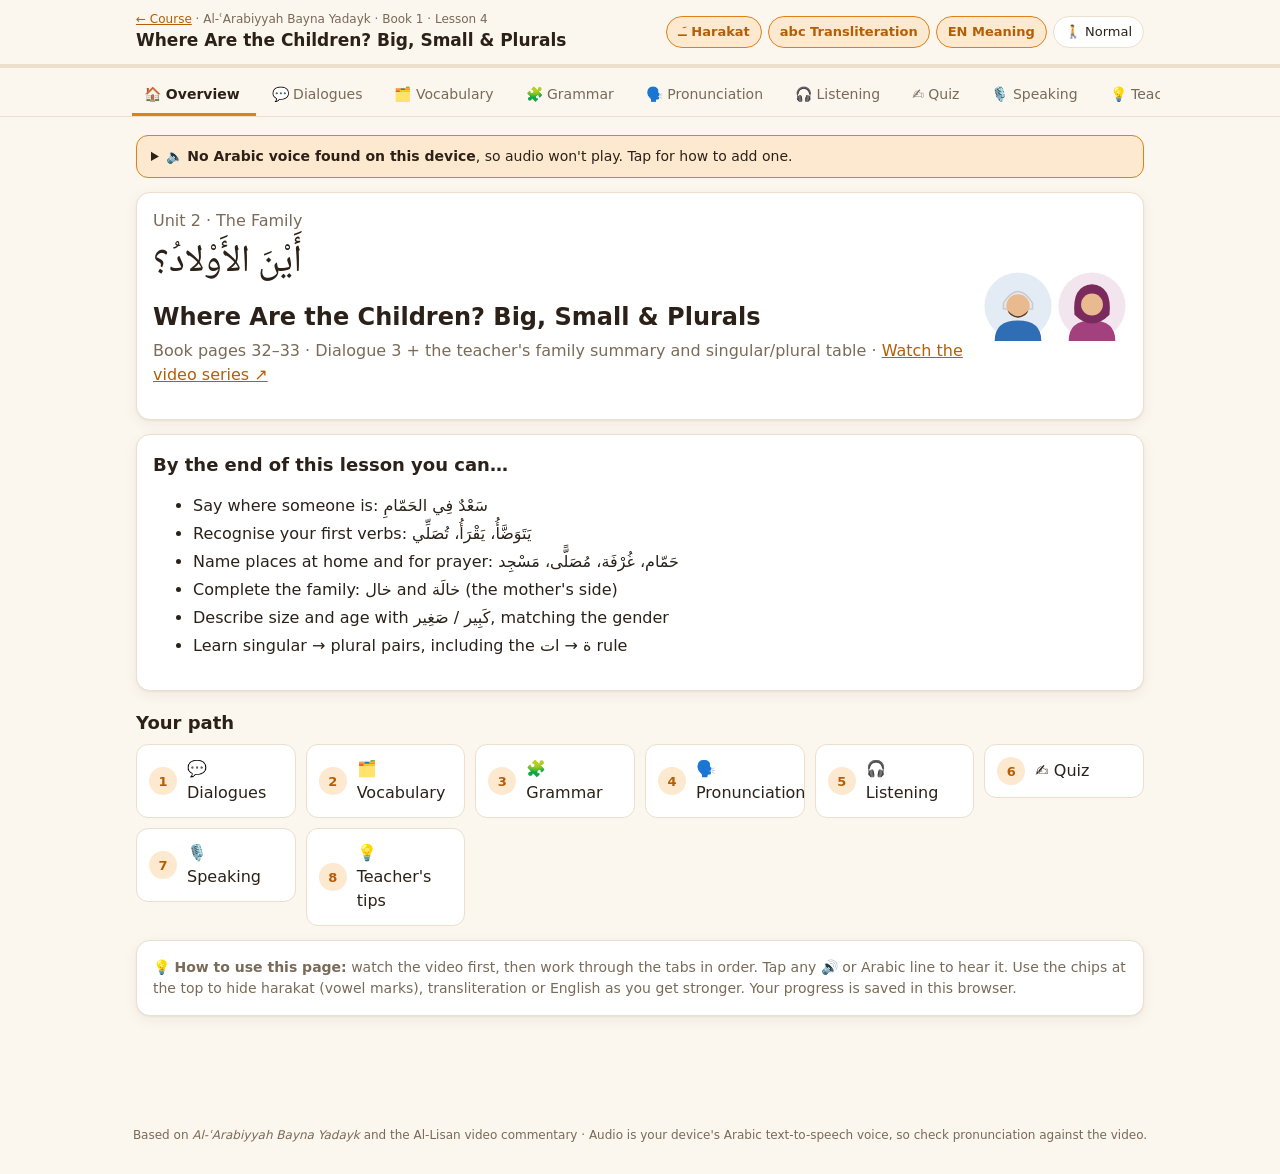
<file: docs/b1-04.html>
<!DOCTYPE html>
<html lang="en"><head><meta charset="utf-8"><meta name="viewport" content="width=device-width,initial-scale=1">
<title>Where Are the Children? Big, Small &amp; Plurals · Arabic Book 1</title><link rel="preconnect" href="https://fonts.googleapis.com"><link rel="preconnect" href="https://fonts.gstatic.com" crossorigin><link href="https://fonts.googleapis.com/css2?family=Noto+Naskh+Arabic:wght@400;600;700&display=swap" rel="stylesheet"><style>:root{
  --bg:#fbf6ee; --panel:#ffffff; --ink:#2b2118; --muted:#7a6a58; --line:#ecdfcc;
  --accent:#e0801a; --accent-2:#b35f07; --accent-soft:#fde9cf;
  --good:#2f8a4f; --good-soft:#dff3e5; --bad:#c2402a; --bad-soft:#fbe3de;
  --m:#2f6db5; --m-soft:#e2eefb; --f:#a3407e; --f-soft:#f8e3f0;
  --radius:14px; --shadow:0 1px 2px rgba(60,40,10,.06),0 4px 14px rgba(60,40,10,.06);
  --ar:"Noto Naskh Arabic","Amiri","Traditional Arabic",serif;
  --ui:system-ui,-apple-system,"Segoe UI",Roboto,sans-serif;
}
@media (prefers-color-scheme:dark){:root{
  --bg:#1a1611; --panel:#241e17; --ink:#f3e9dc; --muted:#b4a28c; --line:#3a3027;
  --accent:#f0952f; --accent-2:#ffb35c; --accent-soft:#3b2a16;
  --good:#5cc27f; --good-soft:#1d3324; --bad:#ef7a64; --bad-soft:#3d221d;
  --m:#7fb0ef; --m-soft:#1e2b3b; --f:#e38bc0; --f-soft:#3a2032;
  --shadow:none;
}}
*{box-sizing:border-box}
html,body{margin:0;background:var(--bg);color:var(--ink);font-family:var(--ui);line-height:1.5}
button{font:inherit;color:inherit;cursor:pointer}
a{color:var(--accent-2)}
.ar{font-family:var(--ar);direction:rtl;unicode-bidi:isolate;line-height:1.9}
.tr{color:var(--muted);font-style:italic}
.en{color:var(--muted)}
body.no-tr .tr{display:none} body.no-en .en{display:none}

/* header */
header.top{position:sticky;top:0;z-index:20;background:color-mix(in srgb,var(--bg) 92%,transparent);backdrop-filter:blur(8px);border-bottom:1px solid var(--line)}
.top-inner{max-width:1040px;margin:0 auto;padding:10px 16px;display:flex;gap:12px;align-items:center;flex-wrap:wrap}
.brand{display:flex;flex-direction:column;min-width:0;flex:1}
.brand small{color:var(--muted);font-size:12px}
.brand b{font-size:17px}
.toggles{display:flex;gap:6px;flex-wrap:wrap;align-items:center}
.chip{border:1px solid var(--line);background:var(--panel);border-radius:999px;padding:5px 11px;font-size:13px;display:inline-flex;gap:6px;align-items:center}
.chip.on{background:var(--accent-soft);border-color:var(--accent);color:var(--accent-2);font-weight:600}
.progress{height:4px;background:var(--line)} .progress>div{height:100%;background:var(--accent);transition:width .4s}

nav.tabs{max-width:1040px;margin:0 auto;padding:8px 12px 0;display:flex;gap:4px;overflow-x:auto;scrollbar-width:none}
nav.tabs::-webkit-scrollbar{display:none}
nav.tabs a{flex:none;text-decoration:none;color:var(--muted);padding:8px 12px;border-radius:10px 10px 0 0;font-size:14px;border-bottom:3px solid transparent;white-space:nowrap}
nav.tabs a.active{color:var(--ink);font-weight:600;border-bottom-color:var(--accent)}
nav.tabs a .tick{color:var(--good);margin-inline-start:4px}

main{max-width:1040px;margin:0 auto;padding:18px 16px 80px}
h2{margin:6px 0 4px;font-size:24px} h3{margin:18px 0 8px;font-size:18px}
.lead{color:var(--muted);margin:0 0 16px}
.card{background:var(--panel);border:1px solid var(--line);border-radius:var(--radius);padding:16px;box-shadow:var(--shadow)}
.stack>*+*{margin-top:14px}
.grid{display:grid;gap:12px;grid-template-columns:repeat(auto-fill,minmax(210px,1fr))}
.row{display:flex;gap:8px;flex-wrap:wrap;align-items:center}
.btn{border:1px solid var(--line);background:var(--panel);padding:8px 14px;border-radius:10px;font-weight:500}
.btn:hover{border-color:var(--accent)}
.btn.primary{background:var(--accent);border-color:var(--accent);color:#fff}
.btn.primary:hover{background:var(--accent-2)}
.btn.small{padding:4px 10px;font-size:13px}
.play{border:none;background:var(--accent-soft);color:var(--accent-2);width:34px;height:34px;border-radius:50%;flex:none;display:inline-grid;place-items:center;font-size:14px}
.play:hover{background:var(--accent);color:#fff}
.play.speaking{background:var(--accent);color:#fff;animation:pulse 1s infinite}
@keyframes pulse{50%{transform:scale(1.1)}}
.banner{background:var(--accent-soft);border:1px solid var(--accent);border-radius:12px;padding:10px 14px;font-size:14px;margin-bottom:14px}
.done-btn{margin-top:22px}

/* overview */
.hero{display:grid;grid-template-columns:1fr auto;gap:16px;align-items:center}
.hero .ar.big{font-size:38px;line-height:1.6}
.goals li{margin:4px 0}
.path{display:grid;grid-template-columns:repeat(auto-fill,minmax(150px,1fr));gap:10px}
.path a{text-decoration:none;color:var(--ink)}
.path .step{padding:12px;border-radius:12px;border:1px solid var(--line);background:var(--panel);display:flex;gap:10px;align-items:center}
.path .step.done{border-color:var(--good);background:var(--good-soft)}
.path .num{width:28px;height:28px;border-radius:50%;background:var(--accent-soft);color:var(--accent-2);display:grid;place-items:center;font-weight:700;font-size:13px;flex:none}
.path .done .num{background:var(--good);color:#fff}

/* dialogue */
.dlg-head{display:flex;justify-content:space-between;gap:10px;align-items:center;flex-wrap:wrap}
.dlg-head .ar{font-size:20px}
.scene{display:flex;justify-content:center;gap:40px;margin:6px 0 4px}
.scene figure{margin:0;text-align:center;font-size:13px}
.scene figure .ar{font-size:18px}
.bubbles{display:flex;flex-direction:column;gap:10px;margin-top:10px}
.bub{display:flex;gap:10px;align-items:flex-start;max-width:88%}
.bub.right{align-self:flex-end;flex-direction:row-reverse}
.bub .av{flex:none}
.bub .body{background:var(--bg);border:1px solid var(--line);border-radius:14px;padding:8px 12px;cursor:pointer;transition:background .2s}
.bub.right .body{text-align:right}
.bub .who{font-size:12px;color:var(--muted)}
.bub .ar.line{font-size:22px;display:block}
.bub.active .body{background:var(--accent-soft);border-color:var(--accent)}
.bub.m .who{color:var(--m)} .bub.f .who{color:var(--f)}
.hidetext .bub .ar.line{filter:blur(7px)} .hidetext .bub.revealed .ar.line{filter:none}
.shadow-cue{font-size:13px;color:var(--accent-2);font-weight:600;min-height:20px}

/* family tree */
.ftree{margin:12px 0;padding:12px;border-radius:12px;background:var(--bg);border:1px dashed var(--accent);text-align:center}
.ftree .label{font-size:12px;text-transform:uppercase;letter-spacing:.06em;color:var(--accent-2);font-weight:700;margin-bottom:8px}
.flevel{display:flex;flex-wrap:wrap;gap:8px;justify-content:center;direction:rtl}
.fline{width:2px;height:16px;background:var(--accent);margin:4px auto}
.fnode{border:2px solid var(--line);background:var(--panel);border-radius:12px;padding:4px 12px;display:flex;flex-direction:column;align-items:center;line-height:1.3}
.fnode .ar{font-size:20px}
.fnode small{color:var(--muted);font-size:11px;direction:ltr}
.fnode.m{border-color:var(--m)} .fnode.f{border-color:var(--f)}
.fnode.me{background:var(--accent-soft);border-color:var(--accent);font-weight:700}

/* vocab */
.filters{display:flex;gap:6px;flex-wrap:wrap;margin-bottom:12px}
.vcard{display:flex;flex-direction:column;gap:2px;position:relative}
.vcard .pic{font-size:30px;line-height:1.2}
.vcard .ar{font-size:26px}
.vcard .play{position:absolute;top:12px;left:12px}
.vcard .box{position:absolute;top:14px;right:14px;font-size:11px;color:var(--muted)}
.tag{display:inline-block;font-size:11px;background:var(--accent-soft);color:var(--accent-2);border-radius:6px;padding:1px 6px;margin-top:4px;width:max-content}

.flash-wrap{max-width:440px;margin:0 auto;text-align:center}
.flash{perspective:1000px;height:260px;cursor:pointer;margin:10px 0}
.flash-inner{position:relative;width:100%;height:100%;transition:transform .5s;transform-style:preserve-3d}
.flash.flipped .flash-inner{transform:rotateY(180deg)}
.flash .face{position:absolute;inset:0;backface-visibility:hidden;display:flex;flex-direction:column;align-items:center;justify-content:center;gap:6px;border-radius:18px;border:1px solid var(--line);background:var(--panel);box-shadow:var(--shadow);padding:16px}
.flash .back{transform:rotateY(180deg);background:var(--accent-soft)}
.flash .ar{font-size:40px}
.flash .pic{font-size:48px}

/* grammar */
.gblock h3{margin-top:0}
.gblock p{margin:8px 0}
.gblock .ar, .gblock b .ar{font-size:1.15em}
table.g{border-collapse:collapse;width:100%;margin-top:10px}
table.g td,table.g th{border-bottom:1px solid var(--line);padding:8px;text-align:left}
table.g td.ar{font-size:24px;text-align:right}
.widget{margin-top:14px;padding:14px;border-radius:12px;background:var(--bg);border:1px dashed var(--accent)}
.widget .label{font-size:12px;text-transform:uppercase;letter-spacing:.06em;color:var(--accent-2);font-weight:700;margin-bottom:8px}
.result{font-size:46px;text-align:center;margin:8px 0;min-height:80px}
.sfx{color:var(--accent-2)}
.sfx.m{color:var(--m)} .sfx.f{color:var(--f)}
.ncard{border:1px solid var(--line);background:var(--panel);border-radius:12px;padding:10px;text-align:center;cursor:pointer;user-select:none}
.ncard .flag{font-size:30px}
.ncard .ar{font-size:26px;display:block}
.ncard .stage{font-size:11px;color:var(--muted)}

/* sounds */
.letter{display:flex;gap:14px}
.letter .glyph{font-family:var(--ar);font-size:64px;line-height:1;width:80px;height:80px;display:grid;place-items:center;border-radius:16px;background:var(--accent-soft);color:var(--accent-2);flex:none;cursor:pointer}
.ex{display:inline-flex;gap:6px;align-items:center;border:1px solid var(--line);border-radius:999px;padding:2px 4px 2px 12px;margin:3px;cursor:pointer;background:var(--panel)}
.ex .ar{font-size:20px}
.pair{display:grid;grid-template-columns:1fr auto 1fr;gap:10px;align-items:center}
.pair .side{text-align:center;padding:10px;border:1px solid var(--line);border-radius:12px;cursor:pointer;background:var(--panel)}
.pair .side .ar{font-size:30px;display:block}
.vs{color:var(--muted);font-size:12px;text-align:center}

/* quiz */
.quiz{max-width:640px;margin:0 auto}
.qhead{display:flex;justify-content:space-between;color:var(--muted);font-size:13px;margin-bottom:8px}
.qbar{height:6px;border-radius:6px;background:var(--line);overflow:hidden;margin-bottom:14px}.qbar>div{height:100%;background:var(--accent);transition:width .3s}
.qtext{font-size:18px;font-weight:600;margin-bottom:10px}
.qsentence{font-size:30px;text-align:center;margin:10px 0}
.qsentence .blank{display:inline-block;min-width:70px;border-bottom:3px solid var(--accent);color:var(--accent-2)}
.opts{display:grid;gap:8px}
.opt{text-align:start;border:2px solid var(--line);background:var(--panel);border-radius:12px;padding:10px 14px;font-size:16px}
.opt .ar{font-size:24px}
.opt:hover:not(:disabled){border-color:var(--accent)}
.opt.correct{border-color:var(--good);background:var(--good-soft)}
.opt.wrong{border-color:var(--bad);background:var(--bad-soft)}
.feedback{margin-top:12px;padding:10px 14px;border-radius:12px;font-size:15px}
.feedback.good{background:var(--good-soft);color:var(--good)} .feedback.bad{background:var(--bad-soft);color:var(--bad)}
.feedback .ex-text{color:var(--ink);display:block;margin-top:4px}
.tiles{display:flex;flex-wrap:wrap;gap:8px;justify-content:center;direction:rtl;min-height:56px;padding:8px;border-radius:12px}
.tiles.answer{border:2px dashed var(--line);margin-bottom:8px}
.tile{font-family:var(--ar);font-size:24px;border:1px solid var(--line);background:var(--panel);border-radius:10px;padding:2px 14px}
.big-play{width:72px;height:72px;font-size:28px;margin:6px auto 14px;display:grid}
.score{font-size:48px;font-weight:800;text-align:center;color:var(--accent-2)}
.match{display:grid;grid-template-columns:1fr 1fr;gap:8px}
.match .mi{border:2px solid var(--line);background:var(--panel);border-radius:10px;padding:8px;text-align:center;min-height:52px}
.match .mi .ar{font-size:22px}
.match .mi.sel{border-color:var(--accent);background:var(--accent-soft)}
.match .mi.ok{border-color:var(--good);background:var(--good-soft);opacity:.55}
.match .mi.no{border-color:var(--bad);background:var(--bad-soft)}

/* speak */
.rp{display:flex;flex-direction:column;gap:10px}
.rec{display:flex;gap:8px;align-items:center;flex-wrap:wrap}
.rec .dot{width:10px;height:10px;border-radius:50%;background:var(--bad);animation:pulse 1s infinite}
.tipcard{display:flex;gap:12px}
.tipcard .ic{font-size:28px;flex:none}
.tipcard .ar{font-size:1.15em}
.muted{color:var(--muted)}
footer{text-align:center;color:var(--muted);font-size:12px;padding:30px 16px}

/* tests */
.sortgrid{display:grid;grid-template-columns:repeat(6,1fr);gap:6px;direction:rtl;margin-top:10px}
.scol{border:2px dashed var(--line);border-radius:12px;padding:6px;min-height:170px;display:flex;flex-direction:column;gap:4px;cursor:pointer}
.scol:hover{border-color:var(--accent)}
.shead{text-align:center;border-bottom:1px solid var(--line);padding-bottom:4px;display:flex;flex-direction:column}
.shead .ar{font-size:20px;font-weight:700} .shead small{color:var(--muted);font-size:11px}
.sitem{border:1px solid var(--line);background:var(--panel);border-radius:8px;padding:0 6px;text-align:center;display:flex;flex-direction:column}
.sitem .ar{font-size:19px} .sitem small{font-size:10px;color:var(--bad);direction:ltr}
.sitem.ex{opacity:.55;border-style:dashed}
.tile.sel{border-color:var(--accent);background:var(--accent-soft)}
.tile.x{border-color:var(--bad);background:var(--bad-soft);text-decoration:line-through}
.tile.ok,.sitem.ok{border-color:var(--good);background:var(--good-soft)}
.tile.no,.sitem.no{border-color:var(--bad);background:var(--bad-soft)}
.titems{padding-inline-start:22px;margin:6px 0} .titems li{margin:10px 0}
.qsent .ar{font-size:22px}
.qsent select{font-family:var(--ar);font-size:18px;padding:2px 6px;border-radius:8px;border:2px solid var(--accent);background:var(--panel);color:var(--ink);margin:0 4px}
.qsent select.ok{border-color:var(--good);background:var(--good-soft)} .qsent select.no{border-color:var(--bad);background:var(--bad-soft)}
.blank{display:inline-block;min-width:60px;border-bottom:2px solid var(--accent);color:var(--accent-2);text-align:center}
.wrongw{text-decoration-color:var(--bad);text-decoration-thickness:2px}
.bank{background:var(--accent-soft);border-radius:10px;padding:8px 12px;text-align:center;direction:rtl}
.bank .ar{font-size:20px}
.fb{font-size:14px;margin-top:2px}
.markbox{border:2px solid var(--accent);border-radius:10px;min-width:56px;text-align:center;display:flex;flex-direction:column;line-height:1.2;padding:4px}
.markbox .got{font-weight:800;font-size:18px;color:var(--accent-2);border-bottom:1px solid var(--line)} .markbox .of{font-size:13px;color:var(--muted)}
.tsec.full{border-color:var(--good)} .tsec.part{border-color:var(--accent)}
.test-link .n{font-size:22px}
@media (max-width:700px){.sortgrid{grid-template-columns:repeat(3,1fr)}}

/* index */
.book{margin-top:22px}
.lesson-link{display:flex;gap:14px;align-items:center;text-decoration:none;color:var(--ink)}
.lesson-link .n{font-size:22px;font-weight:800;color:var(--accent-2);width:44px;text-align:center}
.lesson-link .ar{font-size:20px}
.soon{opacity:.5}
@media (max-width:600px){
  .hero{grid-template-columns:1fr}
  .bub{max-width:100%}
  .bub .ar.line{font-size:20px}
  .flash{height:230px}
}
</style></head>
<body><script>window.LESSONS=[];window.COURSE_HOME="index.html";</script><script>// Book 1 · Video 4 — Unit 2 (الأسرة), Dialogue 3 (book pp. 32–33) + teacher's family summary and singular/plural table
// Source: Al-ʿArabiyyah Bayna Yadayk Book 1 + Al-Lisan video commentary (lesson 4 transcript)
(function () {
  const REL = [
    ["ibn", "اِبْنٌ", "ibn", "son", "m"], ["bint", "بِنْتٌ", "bint", "daughter", "f"],
    ["akh", "أَخٌ", "akh", "brother", "m"], ["ukht", "أُخْتٌ", "ukht", "sister", "f"],
    ["amm", "عَمٌّ", "ʿamm", "uncle (father's side)", "m"], ["amma", "عَمَّةٌ", "ʿamma", "aunt (father's side)", "f"],
    ["khal", "خالٌ", "khāl", "uncle (mother's side)", "m"], ["khala", "خالَةٌ", "khāla", "aunt (mother's side)", "f"]
  ];
  const sizeOut = {};
  REL.forEach(([k, a, t, e, g]) => {
    sizeOut[k + "|big"] = [`${a} ${g === "f" ? "كَبِيرَةٌ" : "كَبِيرٌ"}`, `${t} ${g === "f" ? "kabīra" : "kabīr"}`, `an older ${e}`, g === "f" ? "Feminine noun → feminine adjective with ة" : "Masculine noun → masculine adjective"];
    sizeOut[k + "|small"] = [`${a} ${g === "f" ? "صَغِيرَةٌ" : "صَغِيرٌ"}`, `${t} ${g === "f" ? "ṣaghīra" : "ṣaghīr"}`, `a younger ${e}`, g === "f" ? "Feminine noun → feminine adjective with ة" : "Masculine noun → masculine adjective"];
  });

  const WHO = [["saad", "سَعْدٌ", "Saʿd", "Saʿdun"], ["saida", "سَعِيدَةُ", "Saʿīda", "Saʿīdatu"], ["ab", "الأَبُ", "The father", "al-abu"], ["umm", "الأُمُّ", "The mother", "al-ummu"]];
  const WHERE = [["hammam", "الحَمّامِ", "l-ḥammām", "the bathroom"], ["ghurfa", "الغُرْفَةِ", "l-ghurfa", "the room"], ["musalla", "المُصَلَّى", "l-muṣallā", "the prayer room"], ["masjid", "المَسْجِدِ", "l-masjid", "the mosque"]];
  const whereOut = {};
  WHO.forEach(([k, a, e, t]) => WHERE.forEach(([pk, pa, pt, pe]) => {
    whereOut[k + "|" + pk] = [`${a} فِي ${pa}.`, `${t} fi ${pt}`, `${e} is in ${pe}.`, "No word for “is”: just person + فِي + place."];
  }));

  LESSONS.push({
    id: "b1-04",
    book: 1,
    num: 4,
    unit: "الوَحْدَةُ الثّانِيَةُ · الأُسْرَةُ",
    unitEn: "Unit 2 · The Family",
    title: "Where Are the Children? Big, Small & Plurals",
    titleAr: "أَيْنَ الأَوْلادُ؟",
    covers: "Book pages 32–33 · Dialogue 3 + the teacher's family summary and singular/plural table",
    video: "https://www.youtube.com/playlist?list=PLDS9YrkKMtPR4-S3ih8wad7oXMyrdEdXY",
    goals: [
      "Say where someone is: سَعْدٌ فِي الحَمّامِ",
      "Recognise your first verbs: يَتَوَضَّأُ، يَقْرَأُ، تُصَلِّي",
      "Name places at home and for prayer: حَمّام، غُرْفَة، مُصَلًّى، مَسْجِد",
      "Complete the family: خال and خالَة (the mother's side)",
      "Describe size and age with كَبِير / صَغِير, matching the gender",
      "Learn singular → plural pairs, including the ة → ات rule"
    ],
    gender: { any: "يتوضأ|يقرأ|تصلي|هذا هو|هذه هي|سعيدة", fem: "تصلي|هذه هي|سعيدة", q: "Is this about a male (or masculine thing) or a female (or feminine thing)?" },

    dialogues: [
      {
        id: "u2d3", title: "Dialogue 3", titleAr: "الحِوارُ الثّالِثُ",
        note: "Dawn. The adhān is calling, and the father asks where the children are before going to the mosque.",
        people: { "الأُمّ": "f1", "الأَب": "m4", "سَعْد": "m1", "سَعِيد": "m2", "سَعْد وَسَعِيد": "m3" },
        lines: [
          ["الأُمّ", "هَذا أَذانُ الفَجْرِ.", "hādhā adhānu l-fajr.", "This is the call to the dawn prayer."],
          ["الأَب", "اللهُ أَكْبَرُ، اللهُ أَكْبَرُ. أَيْنَ الأَوْلادُ؟", "allāhu akbar, allāhu akbar. ayna l-awlād?", "God is the greatest, God is the greatest. Where are the children?"],
          ["الأُمّ", "سَعْدٌ فِي الحَمّامِ يَتَوَضَّأُ.", "Saʿdun fi l-ḥammām yatawaḍḍaʾ.", "Saʿd is in the bathroom doing wuḍūʾ."],
          ["الأَب", "وَأَيْنَ سَعِيدٌ؟", "wa ayna Saʿīd?", "And where is Saʿīd?"],
          ["الأُمّ", "سَعِيدٌ فِي الغُرْفَةِ يَقْرَأُ القُرْآنَ.", "Saʿīdun fi l-ghurfa yaqraʾu l-qurʾān.", "Saʿīd is in the room reading the Qurʾān."],
          ["الأَب", "وَأَيْنَ سَعِيدَةُ؟", "wa ayna Saʿīda?", "And where is Saʿīda?"],
          ["الأُمّ", "سَعِيدَةُ فِي المُصَلَّى تُصَلِّي.", "Saʿīdatu fi l-muṣallā tuṣallī.", "Saʿīda is in the prayer room praying."],
          ["الأَب", "أَيْنَ المِعْطَفُ؟", "ayna l-miʿṭaf?", "Where is the coat?"],
          ["سَعْد", "هَذا هُوَ المِعْطَفُ يا والِدِي.", "hādhā huwa l-miʿṭaf yā wālidī.", "Here is the coat, father."],
          ["الأَب", "وَأَيْنَ النَّظّارَةُ؟", "wa ayna n-naẓẓāra?", "And where are the glasses?"],
          ["سَعِيد", "هَذِهِ هِيَ النَّظّارَةُ يا والِدِي.", "hādhihi hiya n-naẓẓāra yā wālidī.", "Here are the glasses, father."],
          ["الأَب", "هَيّا بِنا إِلَى المَسْجِدِ.", "hayyā binā ila l-masjid.", "Let's go to the mosque."],
          ["سَعْد وَسَعِيد", "هَيّا بِنا.", "hayyā binā.", "Let's go."]
        ]
      }
    ],

    vocab: [
      { ar: "أَذانٌ", tr: "adhān", en: "call to prayer", pic: "📢", cat: "Prayer" },
      { ar: "الفَجْرُ", tr: "al-fajr", en: "dawn (the dawn prayer)", pic: "🌅", cat: "Prayer" },
      { ar: "اللهُ أَكْبَرُ", tr: "allāhu akbar", en: "God is the greatest", pic: "🤲", cat: "Prayer" },
      { ar: "القُرْآنُ", tr: "al-qurʾān", en: "the Qurʾān", pic: "📖", cat: "Prayer" },
      { ar: "مَسْجِدٌ", tr: "masjid", en: "mosque", pic: "🕌", cat: "Places" },
      { ar: "مُصَلًّى", tr: "muṣallā", en: "prayer room (not a full mosque)", pic: "🧎", cat: "Places" },
      { ar: "حَمّامٌ", tr: "ḥammām", en: "bathroom", pic: "🚿", cat: "Places" },
      { ar: "غُرْفَةٌ", tr: "ghurfa", en: "room", pic: "🚪", cat: "Places" },
      { ar: "يَتَوَضَّأُ", tr: "yatawaḍḍaʾu", en: "he does wuḍūʾ (ablution)", pic: "💧", cat: "Verbs" },
      { ar: "يَقْرَأُ", tr: "yaqraʾu", en: "he reads", pic: "📖", cat: "Verbs" },
      { ar: "تُصَلِّي", tr: "tuṣallī", en: "she prays", pic: "🧎‍♀️", cat: "Verbs" },
      { ar: "مِعْطَفٌ", tr: "miʿṭaf", en: "coat", pic: "🧥", cat: "Things" },
      { ar: "نَظّارَةٌ", tr: "naẓẓāra", en: "glasses", pic: "👓", cat: "Things" },
      { ar: "وَلَدٌ", tr: "walad", en: "boy, child", pic: "👦", cat: "Family" },
      { ar: "أَوْلادٌ", tr: "awlād", en: "children, boys (plural of وَلَد)", pic: "👦👦", cat: "Family" },
      { ar: "بِنْتٌ", tr: "bint", en: "girl, daughter", pic: "👧", cat: "Family" },
      { ar: "بَناتٌ", tr: "banāt", en: "girls, daughters (plural of بِنْت)", pic: "👧👧", cat: "Family" },
      { ar: "خالٌ", tr: "khāl", en: "uncle (mother's brother)", pic: "🧔", cat: "Family" },
      { ar: "خالَةٌ", tr: "khāla", en: "aunt (mother's sister)", pic: "🧕", cat: "Family" },
      { ar: "كَبِيرٌ", tr: "kabīr", en: "big; old (older)", pic: "🐘", cat: "Describing" },
      { ar: "صَغِيرٌ", tr: "ṣaghīr", en: "small; young (younger)", pic: "🐭", cat: "Describing" },
      { ar: "فِي", tr: "fī", en: "in", pic: "📥", cat: "Little words" },
      { ar: "إِلَى", tr: "ilā", en: "to", pic: "➡️", cat: "Little words" },
      { ar: "يا", tr: "yā", en: "O… (used when calling someone)", pic: "📣", cat: "Little words" },
      { ar: "هَيّا بِنا", tr: "hayyā binā", en: "let's go", pic: "🏃", cat: "Little words" }
    ],

    grammar: [
      {
        id: "g-fi",
        title: "Where is…? Person + فِي + place",
        body: [
          "To say where someone is, put the person, then <b>فِي</b> (in), then the place. As before, there's no word for <i>is</i>: سَعْدٌ فِي الحَمّامِ <i>Saʿd [is] in the bathroom</i>.",
          "After فِي, the place word ends in an <b>i</b> sound: الحَمّامِ، الغُرْفَةِ، المَسْجِدِ. (Grammar for later: فِي puts the noun in the genitive case.)",
          "The mother then adds what each child is doing, using the book's first verbs: يَتَوَضَّأُ (he does wuḍūʾ), يَقْرَأُ (he reads), تُصَلِّي (she prays). Notice that the verb for Saʿīda starts with ت, not ي. That's the topic of Lesson 5!"
        ],
        widget: {
          type: "combo", label: "Where is everyone? · pick a person, then a place",
          rows: WHO.map(([k, a, e]) => ({ k, label: `${a} · ${e}` })),
          cols: WHERE.map(([k, a, t, e]) => ({ k, label: `${a.replace(/ِ$/, "")} · ${e.replace("the ", "")}` })),
          out: whereOut
        }
      },
      {
        id: "g-places",
        title: "مُصَلًّى vs مَسْجِد",
        body: [
          "The teacher explains the difference. <b>مَسْجِد</b> (masjid) is a mosque: a dedicated building where the five daily prayers are held, with the adhān and usually a fixed imam.",
          "<b>مُصَلًّى</b> (muṣallā) comes from صَلاة (prayer). It's simply a <b>place to pray</b>: a prayer room in a house, an airport, a company or a school."
        ]
      },
      {
        id: "g-words",
        title: "يا · هَيّا بِنا · إِلَى · اللهُ أَكْبَرُ",
        body: [
          "<b>يا</b> is used before you call someone: يا والِدِي <i>(O) my father!</i>, يا أَحْمَدُ, يا أُمِّي. It's optional but very common.",
          "<b>هَيّا بِنا</b> = <i>let's (go / do it)</i>. With <b>إِلَى</b> (to): هَيّا بِنا إِلَى المَسْجِدِ <i>Let's go to the mosque</i>.",
          "<b>أَكْبَرُ</b> comes from <b>كَبِير</b> (big, great), so اللهُ أَكْبَرُ = <i>God is the greatest</i>. The father repeats it after the adhān, which the teacher notes is highly recommended."
        ]
      },
      {
        id: "g-gender",
        title: "Coat is masculine, glasses are feminine",
        body: [
          "The father asks about المِعْطَف, and Saʿd answers <b>هَذا هُوَ</b> المِعْطَفُ. For النَّظّارَة the answer is <b>هَذِهِ هِيَ</b> النَّظّارَةُ.",
          "As the teacher jokes, glasses aren't only for girls! The <b>word</b> نَظّارَة is feminine because of its ة. Grammatical gender belongs to the word, not the object.",
          "<b>هَذا هُوَ …</b> / <b>هَذِهِ هِيَ …</b> means <i>Here is the…</i> when you hand something over."
        ]
      },
      {
        id: "g-tree",
        title: "The whole family, including the mother's side",
        body: [
          "From the teacher's summary page. On your <b>father's</b> side the uncle and aunt are <b>عَمّ / عَمَّة</b>. On your <b>mother's</b> side they're <b>خال / خالَة</b>.",
          "For children: <b>وَلَد</b> = boy or child (plural <b>أَوْلاد</b>, children). <b>بِنْت</b> = girl or daughter (plural <b>بَنات</b>). اِبْن / اِبْنَة from Lesson 3 also mean son / daughter."
        ],
        tree: { label: "Your family · tap to hear", levels: [
          [{ ar: "جَدٌّ", en: "grandfather", g: "m" }, { ar: "جَدَّةٌ", en: "grandmother", g: "f" }],
          [{ ar: "عَمٌّ", en: "father's brother", g: "m" }, { ar: "عَمَّةٌ", en: "father's sister", g: "f" }, { ar: "أَبٌ / والِدٌ", en: "father", g: "m" }, { ar: "أُمٌّ / والِدَةٌ", en: "mother", g: "f" }, { ar: "خالٌ", en: "mother's brother", g: "m" }, { ar: "خالَةٌ", en: "mother's sister", g: "f" }],
          [{ ar: "أَخٌ", en: "brother", g: "m" }, { ar: "أَنا", en: "me", me: true }, { ar: "أُخْتٌ", en: "sister", g: "f" }],
          [{ ar: "اِبْنٌ / وَلَدٌ", en: "son / boy", g: "m" }, { ar: "اِبْنَةٌ / بِنْتٌ", en: "daughter / girl", g: "f" }]
        ]}
      },
      {
        id: "g-size",
        title: "كَبِير and صَغِير: big/small AND old/young",
        body: [
          "<b>كَبِير</b> = big and <b>صَغِير</b> = small. The teacher points out that they also describe <b>age</b>: اِبْنٌ كَبِيرٌ is an <i>older son</i> and بِنْتٌ صَغِيرَةٌ is a <i>young daughter</i>.",
          "The adjective comes <b>after</b> the noun and must <b>match its gender</b>. For a feminine noun, add ة: عَمَّةٌ كَبِيرَةٌ (an older aunt) and عَمٌّ صَغِيرٌ (a young uncle)."
        ],
        widget: {
          type: "combo", label: "Describe them · pick a relative, then older or younger",
          rows: REL.map(([k, a, t, e]) => ({ k, label: `${a} · ${e.replace(/ \(.*\)/, "")}` })),
          cols: [{ k: "big", label: "🐘 كَبِير big / older" }, { k: "small", label: "🐭 صَغِير small / younger" }],
          out: sizeOut
        }
      },
      {
        id: "g-plural",
        title: "Singular and plural: المُفْرَدُ وَالجَمْعُ",
        body: [
          "The teacher's \"bad news\": Arabic plurals are not as simple as adding -s. There are many patterns, and most aren't predictable yet, so <b>memorise each singular together with its plural</b>.",
          "Once you've memorised enough of them you'll start to feel the patterns. Here is the teacher's table of the nouns so far (singular ← plural, read right to left):"
        ],
        table: { head: ["", "Singular ← Plural", "Say it", "Meaning"], rows: [
          ["🏷️", "اِسْمٌ ← أَسْماءٌ", "ism → asmāʾ", "name → names"],
          ["👦", "أَخٌ ← إِخْوَةٌ", "akh → ikhwa", "brother → brothers"],
          ["👧", "أُخْتٌ ← أَخَواتٌ", "ukht → akhawāt", "sister → sisters"],
          ["👨", "أَبٌ ← آباءٌ", "ab → ābāʾ", "father → fathers"],
          ["👩", "أُمٌّ ← أُمَّهاتٌ", "umm → ummahāt", "mother → mothers"],
          ["👦", "اِبْنٌ ← أَبْناءٌ", "ibn → abnāʾ", "son → sons"],
          ["👧", "بِنْتٌ ← بَناتٌ", "bint → banāt", "girl → girls"],
          ["🧒", "وَلَدٌ ← أَوْلادٌ", "walad → awlād", "boy → children"],
          ["👴", "جَدٌّ ← أَجْدادٌ", "jadd → ajdād", "grandfather → grandfathers"],
          ["🧔", "عَمٌّ ← أَعْمامٌ", "ʿamm → aʿmām", "uncle (f. side) → uncles"],
          ["🧔", "خالٌ ← أَخْوالٌ", "khāl → akhwāl", "uncle (m. side) → uncles"],
          ["👨‍⚕️", "طَبِيبٌ ← أَطِبّاءُ", "ṭabīb → aṭibbāʾ", "doctor → doctors"],
          ["👨‍🏫", "مُدَرِّسٌ ← مُدَرِّسُونَ", "mudarris → mudarrisūn", "teacher → teachers"],
          ["👷", "مُهَنْدِسٌ ← مُهَنْدِسُونَ", "muhandis → muhandisūn", "engineer → engineers"],
          ["👨‍🎓", "طالِبٌ ← طُلّابٌ", "ṭālib → ṭullāb", "student → students"],
          ["✉️", "رَسُولٌ ← رُسُلٌ", "rasūl → rusul", "messenger → messengers"],
          ["🖼️", "صُورَةٌ ← صُوَرٌ", "ṣūra → ṣuwar", "picture → pictures"],
          ["🕌", "مَسْجِدٌ ← مَساجِدُ", "masjid → masājid", "mosque → mosques"],
          ["🚪", "غُرْفَةٌ ← غُرَفٌ", "ghurfa → ghuraf", "room → rooms"],
          ["👓", "نَظّارَةٌ ← نَظّاراتٌ", "naẓẓāra → naẓẓārāt", "glasses → pairs of glasses"],
          ["🧥", "مِعْطَفٌ ← مَعاطِفُ", "miʿṭaf → maʿāṭif", "coat → coats"]
        ]}
      },
      {
        id: "g-at",
        title: "The good news: ة → ات",
        body: [
          "For feminine words that end in <b>ة</b>, most plurals follow one easy rule: remove the ة and add <b>ات</b> (-āt).",
          "مُعَلِّمَة → <b>مُعَلِّمات</b> · طَبِيبَة → <b>طَبِيبات</b> · عَمَّة → <b>عَمّات</b> · خالَة → <b>خالات</b> · جَدَّة → <b>جَدّات</b>",
          "Watch for exceptions you've already met: صُورَة → صُوَر and غُرْفَة → غُرَف."
        ],
        widget: {
          type: "combo", label: "Make it plural · pick a word",
          rows: [["muallima", "مُعَلِّمَة · teacher"], ["tabiba", "طَبِيبَة · doctor"], ["amma", "عَمَّة · aunt"], ["khala", "خالَة · aunt"], ["jadda", "جَدَّة · grandmother"], ["talibah", "طالِبَة · student"]].map(([k, l]) => ({ k, label: l })),
          cols: [{ k: "s", label: "one (مُفْرَد)" }, { k: "p", label: "many (جَمْع) +ات" }],
          out: {
            "muallima|s": ["مُعَلِّمَةٌ", "muʿallima", "a teacher (f)"], "muallima|p": ["مُعَلِّماتٌ", "muʿallimāt", "teachers (f)", "ة → ات"],
            "tabiba|s": ["طَبِيبَةٌ", "ṭabība", "a doctor (f)"], "tabiba|p": ["طَبِيباتٌ", "ṭabībāt", "doctors (f)", "ة → ات"],
            "amma|s": ["عَمَّةٌ", "ʿamma", "an aunt"], "amma|p": ["عَمّاتٌ", "ʿammāt", "aunts", "ة → ات"],
            "khala|s": ["خالَةٌ", "khāla", "an aunt"], "khala|p": ["خالاتٌ", "khālāt", "aunts", "ة → ات"],
            "jadda|s": ["جَدَّةٌ", "jadda", "a grandmother"], "jadda|p": ["جَدّاتٌ", "jaddāt", "grandmothers", "ة → ات"],
            "talibah|s": ["طالِبَةٌ", "ṭāliba", "a student (f)"], "talibah|p": ["طالِباتٌ", "ṭālibāt", "students (f)", "ة → ات"]
          }
        }
      }
    ],

    sounds: {
      intro: "This dialogue has lots of throat and heavy sounds. Practise them slowly, then try the whole dialogue in Shadow mode.",
      letters: [
        { l: "ض", name: "ḍād", tip: "The heavy d, famous as the sound “only Arabic has” (Arabic is called لُغَةُ الضّاد). Say d with the tongue pressed wide and the mouth full.", ex: ["يَتَوَضَّأُ"] },
        { l: "ظ", name: "ẓāʾ", tip: "The heavy version of ذ (the “th” in “this”). It appears in نَظّارَة.", ex: ["نَظّارَةٌ"] },
        { l: "غ", name: "ghayn", tip: "A gargled g, like the French r in “Paris”. It's the voiced partner of خ.", ex: ["غُرْفَةٌ", "صَغِيرٌ"] },
        { l: "ح", name: "ḥāʾ", tip: "The breathy throat h from Lesson 1. Hold it in حَمّام.", ex: ["حَمّامٌ"] },
        { l: "ء", name: "hamza", tip: "A tiny catch in the throat, like the break in “uh-oh”. Don't swallow it at the end of يَقْرَأُ or يَتَوَضَّأُ.", ex: ["يَقْرَأُ", "أَذانٌ", "القُرْآنُ"] }
      ],
      pairs: [
        { a: ["كَبِيرٌ", "kabīr", "big"], b: ["صَغِيرٌ", "ṣaghīr", "small"], note: "opposites" },
        { a: ["خالٌ", "khāl", "mother's brother"], b: ["حالٌ", "ḥāl", "condition"], note: "خ vs ح" },
        { a: ["عَمٌّ", "ʿamm", "father's brother"], b: ["خالٌ", "khāl", "mother's brother"], note: "the two uncles" },
        { a: ["وَلَدٌ", "walad", "boy"], b: ["أَوْلادٌ", "awlād", "children"], note: "singular vs plural" },
        { a: ["يَقْرَأُ", "yaqraʾu", "he reads"], b: ["تُصَلِّي", "tuṣallī", "she prays"], note: "ي (he) vs ت (she)" }
      ]
    },

    tips: [
      { icon: "📢", t: "Repeat after the adhān", d: "The father replies اللهُ أَكْبَرُ، اللهُ أَكْبَرُ when he hears the adhān. The teacher notes that repeating after the adhān is highly recommended." },
      { icon: "🕌", t: "مَسْجِد ≠ مُصَلًّى", d: "A مَسْجِد is a dedicated mosque with the adhān and the five prayers. A مُصَلًّى is any prayer room: at home, at an airport or at school." },
      { icon: "👓", t: "Grammatical gender belongs to the word", d: "النَّظّارَة (glasses) is feminine because of its ة, not because glasses are for girls. So: هَذِهِ هِيَ النَّظّارَةُ. Meanwhile المِعْطَف is masculine: هَذا هُوَ المِعْطَفُ." },
      { icon: "📣", t: "يا is optional", d: "يا والِدِي = O my father. You can drop يا, but Arabs use it all the time when calling someone." },
      { icon: "🐘", t: "كَبِير / صَغِير also mean older / younger", d: "اِبْنٌ كَبِيرٌ = an older son, عَمٌّ صَغِيرٌ = a young uncle. Add ة for feminine nouns: بِنْتٌ صَغِيرَةٌ." },
      { icon: "🧠", t: "Memorise plurals in pairs", d: "Plurals are mostly unpredictable at this stage. Learn وَلَد ← أَوْلاد as one unit, never the singular alone. The patterns will come later." },
      { icon: "✅", t: "Easy plural: ة → ات", d: "Most feminine words in ة make their plural with ات: مُعَلِّمَة → مُعَلِّمات. Exceptions so far: صُوَر, غُرَف." },
      { icon: "✏️", t: "Typo alert", d: "The teacher notes that وَأَيْنَ سَعِيدَةُ should have no tanween. If your copy prints سَعِيدَةٌ, read it as سَعِيدَةُ." }
    ],

    practice: [
      { type: "mcq", q: "أَيْنَ الأَوْلادُ؟ means…", options: ["Where are the children?", "Where is the coat?", "Who are the children?"], answer: 0 },
      { type: "mcq", q: "Where is Saʿd, and what is he doing?", options: ["In the room, reading the Qurʾān", "In the bathroom, doing wuḍūʾ", "In the prayer room, praying"], answer: 1 },
      { type: "mcq", q: "Where is Saʿīda?", options: ["فِي المُصَلَّى", "فِي الحَمّامِ", "فِي المَسْجِدِ"], answer: 0 },
      { type: "mcq", q: "Why is it هَذِهِ هِيَ النَّظّارَةُ (feminine)?", options: ["Because Saʿīda wears them", "Because the word نَظّارَة ends in ة", "Because هِيَ means glasses"], answer: 1 },
      { type: "mcq", q: "Your MOTHER's brother is your…", options: ["عَمّ", "خال", "جَدّ"], answer: 1 },
      { type: "mcq", q: "Your MOTHER's sister is your…", options: ["خالَة", "عَمَّة", "أُخْت"], answer: 0 },
      { type: "mcq", q: "How do you say “a young daughter”?", options: ["بِنْتٌ صَغِيرٌ", "بِنْتٌ صَغِيرَةٌ", "صَغِيرَةٌ بِنْتٌ"], answer: 1, explain: "The adjective comes after the noun and takes ة to match a feminine noun." },
      { type: "mcq", q: "What is the plural of وَلَد?", options: ["وَلَدات", "أَوْلاد", "وُلُود"], answer: 1 },
      { type: "mcq", q: "What is the plural of مُعَلِّمَة?", options: ["مُعَلِّمات", "مُعَلِّمُون", "مَعالِم"], answer: 0, explain: "ة → ات" },
      { type: "mcq", q: "What is the plural of طالِب?", options: ["طالِبات", "طُلّاب", "طالِبُون"], answer: 1 },
      { type: "mcq", q: "What is the plural of أُمّ?", options: ["أُمّات", "أُمَّهات", "أَمْام"], answer: 1 },
      { type: "mcq", q: "مَسْجِد ← ? (plural)", options: ["مَساجِد", "مَسْجِدات", "مُسُوج"], answer: 0 },
      { type: "mcq", q: "What does هَيّا بِنا mean?", options: ["Here you are", "Let's go", "Goodbye"], answer: 1 },
      { type: "fill", sentence: "سَعِيدٌ ___ الغُرْفَةِ يَقْرَأُ القُرْآنَ.", en: "Saʿīd is in the room reading the Qurʾān.", options: ["إِلَى", "فِي", "مِنْ"], answer: 1 },
      { type: "fill", sentence: "هَذا ___ المِعْطَفُ يا والِدِي.", en: "Here is the coat, father.", options: ["هِيَ", "هُوَ", "هَذِهِ"], answer: 1 },
      { type: "fill", sentence: "هَيّا بِنا ___ المَسْجِدِ.", en: "Let's go to the mosque.", options: ["فِي", "إِلَى", "يا"], answer: 1 },
      { type: "fill", sentence: "عَمَّةٌ ___", en: "an older aunt", options: ["كَبِيرٌ", "كَبِيرَةٌ", "صَغِيرٌ"], answer: 1 },
      { type: "order", words: ["أَيْنَ", "الأَوْلادُ؟"], en: "Where are the children?" },
      { type: "order", words: ["سَعْدٌ", "فِي", "الحَمّامِ."], en: "Saʿd is in the bathroom." },
      { type: "order", words: ["هَيّا", "بِنا", "إِلَى", "المَسْجِدِ."], en: "Let's go to the mosque." },
      { type: "reply", prompt: "وَأَيْنَ سَعِيدَةُ؟", en: "Choose a logical reply", options: ["سَعِيدَةُ فِي المُصَلَّى تُصَلِّي.", "هَذا هُوَ المِعْطَفُ.", "اللهُ أَكْبَرُ."], answer: 0 },
      { type: "reply", prompt: "هَيّا بِنا إِلَى المَسْجِدِ.", en: "Choose a logical reply", options: ["هَيّا بِنا.", "أَيْنَ النَّظّارَةُ؟", "ما شاءَ اللهُ."], answer: 0 },
      { type: "match", pairs: [["وَلَدٌ", "أَوْلادٌ"], ["بِنْتٌ", "بَناتٌ"], ["طالِبٌ", "طُلّابٌ"], ["أُمٌّ", "أُمَّهاتٌ"], ["مَسْجِدٌ", "مَساجِدُ"], ["غُرْفَةٌ", "غُرَفٌ"]], q: "Match each singular with its plural" }
    ],

    roleplay: [
      { them: "أَيْنَ الأَوْلادُ؟", you: "سَعْدٌ فِي الحَمّامِ يَتَوَضَّأُ.", hint: "Say Saʿd is in the bathroom doing wuḍūʾ" },
      { them: "وَأَيْنَ سَعِيدٌ؟", you: "سَعِيدٌ فِي الغُرْفَةِ يَقْرَأُ القُرْآنَ.", hint: "Saʿīd is in the room reading the Qurʾān" },
      { them: "وَأَيْنَ سَعِيدَةُ؟", you: "سَعِيدَةُ فِي المُصَلَّى تُصَلِّي.", hint: "Saʿīda is in the prayer room praying" },
      { them: "أَيْنَ المِعْطَفُ؟", you: "هَذا هُوَ المِعْطَفُ يا والِدِي.", hint: "Hand him the coat" },
      { them: "وَأَيْنَ النَّظّارَةُ؟", you: "هَذِهِ هِيَ النَّظّارَةُ يا والِدِي.", hint: "Hand him the glasses (feminine!)" },
      { them: "هَلْ عِنْدَكَ أَخٌ كَبِيرٌ؟", you: "نَعَمْ، … / لا، …", hint: "“Do you have an older brother?” (عِنْدَكَ = you have). Answer about your own family" },
      { them: "هَيّا بِنا إِلَى المَسْجِدِ.", you: "هَيّا بِنا.", hint: "Agree: let's go" }
    ]
  });
})();
</script><script>/* Arabic lesson engine — renders any lesson object in window.LESSONS.
   Shared by every lesson page in the course (Books 1–4). */
(function () {
  "use strict";
  const T = window.TEST || null;
  const L = T ? testLesson(T) : window.LESSONS[window.LESSONS.length - 1];
  // A test page loads the lessons it covers; merge them into one pseudo-lesson (items keep their source lesson id)
  function testLesson(t) {
    const ls = window.LESSONS, seen = new Set(), tag = (arr, id) => (arr || []).map(x => Object.assign({ src: id }, x));
    return {
      id: t.id, title: t.title, book: t.book, num: 0,
      vocab: ls.flatMap(l => tag(l.vocab, l.id)).filter(v => !seen.has(v.ar) && seen.add(v.ar)),
      practice: ls.flatMap(l => tag(l.practice, l.id)),
      dialogues: ls.flatMap(l => (l.dialogues || []).map(d => Object.assign({ src: l.id }, d))),
      lessons: ls.map(l => ({ id: l.id, num: l.num, title: l.title }))
    };
  }
  const $ = (s, el = document) => el.querySelector(s);
  const h = (html) => { const t = document.createElement("template"); t.innerHTML = html.trim(); return t.content.firstElementChild; };
  const shuffle = (a) => { a = a.slice(); for (let i = a.length - 1; i > 0; i--) { const j = Math.floor(Math.random() * (i + 1)); [a[i], a[j]] = [a[j], a[i]]; } return a; };
  const esc = (s) => String(s).replace(/[&<>"]/g, c => ({ "&": "&amp;", "<": "&lt;", ">": "&gt;", '"': "&quot;" }[c]));
  const HARAKAT = /[ً-ْٰ]/g;

  /* ---------- storage (best-effort) ---------- */
  const KEY = "arabic-course-v1";
  let S = { lessons: {}, words: {}, prefs: { harakat: true, tr: true, en: true, rate: 0.8 } };
  try { const raw = localStorage.getItem(KEY); if (raw) S = Object.assign(S, JSON.parse(raw)); } catch (e) {}
  S.prefs = Object.assign({ harakat: true, tr: true, en: true, rate: 0.8 }, S.prefs);
  const LS = S.lessons[L.id] = S.lessons[L.id] || { done: {}, best: {} };
  const save = () => { try { localStorage.setItem(KEY, JSON.stringify(S)); } catch (e) {} };

  /* ---------- Arabic text helper (respects harakat toggle) ---------- */
  const ar = (txt, cls = "") => `<span class="ar ${cls}" data-ar="${esc(txt)}">${esc(S.prefs.harakat ? txt : txt.replace(HARAKAT, ""))}</span>`;
  // Arabic sentence with a blank (___) replaced by live HTML (a select, a span…). No data-ar, so the blank survives.
  const arBlank = (txt, blankHtml, cls = "") => { const show = t => esc(S.prefs.harakat ? t : t.replace(HARAKAT, "")); const [a, b = ""] = txt.split("___"); return `<span class="ar ${cls}">${show(a)}${blankHtml}${show(b)}</span>`; };
  function refreshHarakat() {
    document.querySelectorAll("[data-ar]").forEach(el => { const t = el.dataset.ar; el.textContent = S.prefs.harakat ? t : t.replace(HARAKAT, ""); });
  }

  /* ---------- speech ---------- */
  let voice = null; const synth = window.speechSynthesis;
  function pickVoice() {
    if (!synth) return;
    const vs = synth.getVoices().filter(v => /^ar/i.test(v.lang));
    voice = vs.find(v => /Google|Microsoft|Maged|Laila|Majed|Hamed|Zariyah|Naayf/i.test(v.name)) || vs[0] || null;
    const b = $("#voice-banner"); if (b) b.style.display = voice ? "none" : "block";
  }
  if (synth) { pickVoice(); synth.onvoiceschanged = pickVoice; }
  function cleanForTTS(t) { return t.replace(/\(.*?\)/g, "").replace(/…/g, " ").replace(/[\/←→]/g, "، ").replace(/ﷺ/g, "صَلَّى اللهُ عَلَيْهِ وَسَلَّمَ").trim(); }
  function speak(text, btn, rate) {
    return new Promise(res => {
      if (!synth) { res(); return; }
      synth.cancel();
      const u = new SpeechSynthesisUtterance(cleanForTTS(text));
      u.lang = voice ? voice.lang : "ar-SA"; if (voice) u.voice = voice;
      u.rate = rate || S.prefs.rate;
      document.querySelectorAll(".speaking").forEach(e => e.classList.remove("speaking"));
      if (btn) btn.classList.add("speaking");
      const end = () => { if (btn) btn.classList.remove("speaking"); res(); };
      u.onend = end; u.onerror = end;
      synth.speak(u);
      setTimeout(end, 15000);
    });
  }
  const playBtn = (txt, extra = "") => `<button class="play ${extra}" data-say="${esc(txt)}" title="Listen" aria-label="Listen">🔊</button>`;
  document.addEventListener("click", e => {
    const b = e.target.closest("[data-say]"); if (b) { e.stopPropagation(); speak(b.dataset.say, b.classList.contains("play") ? b : b.querySelector(".play")); }
  });

  /* ---------- avatars (simple SVG illustrations) ---------- */
  const PAL = { m1: ["#2f6db5", "#e8e8e8"], m2: ["#1f8a8a", "#d33"], m3: ["#5b4fb5", "#fff"], m4: ["#2c3e50", "#2c3e50"], f1: ["#a3407e", "#7a2a5c"], f2: ["#6b4e9b", "#3e2a63"], f3: ["#b5563a", "#7e3520"], f4: ["#3f7a5a", "#245039"] };
  function avatar(kind, size = 46) {
    const [c1, c2] = PAL[kind] || ["#888", "#555"];
    const male = kind[0] === "m";
    const head = male
      ? `<path d="M14 22 Q24 6 34 22 L34 26 L14 26Z" fill="${c2}" stroke="#0002"/><circle cx="24" cy="24" r="8" fill="#e9b98f"/><path d="M17 27 Q24 35 31 27 Q30 31 24 32 Q18 31 17 27Z" fill="#4a3426"/>`
      : `<path d="M12 30 Q10 10 24 9 Q38 10 36 30 Q30 36 24 36 Q18 36 12 30Z" fill="${c2}"/><circle cx="24" cy="23" r="7.5" fill="#e9b98f"/>`;
    return `<svg class="av" width="${size}" height="${size}" viewBox="0 0 48 48" aria-hidden="true"><circle cx="24" cy="24" r="23" fill="${c1}22"/><path d="M8 48 Q8 34 24 34 Q40 34 40 48Z" fill="${c1}"/>${head}</svg>`;
  }

  /* ---------- sections ---------- */
  const SECTIONS = [
    ["overview", "Overview", "🏠"], ["dialogues", "Dialogues", "💬"], ["vocabulary", "Vocabulary", "🗂️"],
    ["grammar", "Grammar", "🧩"], ["sounds", "Pronunciation", "🗣️"], ["listening", "Listening", "🎧"],
    ["practice", "Quiz", "✍️"], ["speaking", "Speaking", "🎙️"], ["tips", "Teacher's tips", "💡"], ["review", "Review", "🔁"]
  ];
  const learnable = SECTIONS.filter(s => !["overview", "review"].includes(s[0]));

  function renderShell() {
    document.title = `${L.title} · Arabic Book ${L.book}`;
    document.body.innerHTML = `
    <header class="top">
      <div class="top-inner">
        <div class="brand"><small>${window.COURSE_HOME ? `<a href="${window.COURSE_HOME}">← Course</a> · ` : ""}Al-ʿArabiyyah Bayna Yadayk · Book ${L.book} · Lesson ${L.num}</small><b>${esc(L.title)}</b></div>
        <div class="toggles">
          <button class="chip" id="t-har">ـَـ Harakat</button>
          <button class="chip" id="t-tr">abc Transliteration</button>
          <button class="chip" id="t-en">EN Meaning</button>
          <button class="chip" id="t-rate">🐢 Speed</button>
        </div>
      </div>
      <div class="progress"><div id="pbar"></div></div>
      <nav class="tabs" id="tabs">${SECTIONS.map(([id, n, ic]) => `<a href="#${id}" data-tab="${id}">${ic} ${n}<span class="tick"></span></a>`).join("")}</nav>
    </header>
    <main id="main"></main>
    <footer>Based on <i>Al-ʿArabiyyah Bayna Yadayk</i> and the Al-Lisan video commentary · Audio is your device's Arabic text-to-speech voice, so check pronunciation against the video.</footer>`;
    const setChips = () => {
      $("#t-har").classList.toggle("on", S.prefs.harakat);
      $("#t-tr").classList.toggle("on", S.prefs.tr);
      $("#t-en").classList.toggle("on", S.prefs.en);
      $("#t-rate").textContent = S.prefs.rate < 0.75 ? "🐢 Slow" : S.prefs.rate < 0.95 ? "🚶 Normal" : "🐇 Fast";
      document.body.classList.toggle("no-tr", !S.prefs.tr);
      document.body.classList.toggle("no-en", !S.prefs.en);
    };
    $("#t-har").onclick = () => { S.prefs.harakat = !S.prefs.harakat; save(); setChips(); refreshHarakat(); };
    $("#t-tr").onclick = () => { S.prefs.tr = !S.prefs.tr; save(); setChips(); };
    $("#t-en").onclick = () => { S.prefs.en = !S.prefs.en; save(); setChips(); };
    $("#t-rate").onclick = () => { S.prefs.rate = S.prefs.rate < 0.75 ? 0.85 : S.prefs.rate < 0.95 ? 1.0 : 0.6; save(); setChips(); };
    setChips();
  }
  function updateProgress() {
    const n = learnable.filter(s => LS.done[s[0]]).length;
    $("#pbar").style.width = (100 * n / learnable.length) + "%";
    document.querySelectorAll("#tabs a").forEach(a => { $(".tick", a).textContent = LS.done[a.dataset.tab] ? "✓" : ""; });
  }
  function doneButton(id, next) {
    const el = h(`<div class="row done-btn"><button class="btn primary">${LS.done[id] ? "✓ Completed" : "Mark as complete"} → ${next ? "next: " + SECTIONS.find(s => s[0] === next)[1] : ""}</button></div>`);
    $("button", el).onclick = () => { LS.done[id] = true; save(); updateProgress(); if (next) location.hash = next; };
    return el;
  }
  const nextOf = id => { const i = SECTIONS.findIndex(s => s[0] === id); return SECTIONS[i + 1] && SECTIONS[i + 1][0]; };

  const views = {};
  function route() {
    const id = (location.hash || "#overview").slice(1);
    const view = views[id] ? id : "overview";
    document.querySelectorAll("#tabs a").forEach(a => a.classList.toggle("active", a.dataset.tab === view));
    const a = $(`#tabs a[data-tab="${view}"]`); if (a) a.scrollIntoView({ block: "nearest", inline: "center" });
    if (synth) synth.cancel();
    const main = $("#main"); main.innerHTML = "";
    main.appendChild(h(`<details class="banner" id="voice-banner" style="display:none"><summary>🔈 <b>No Arabic voice found on this device</b>, so audio won't play. Tap for how to add one.</summary><p style="margin:8px 0 0">You can still read and do the quizzes. <b>Windows:</b> Settings → Time &amp; language → Speech → Add voices → Arabic. <b>Android:</b> install Google Speech Services and add Arabic. <b>iPhone/Mac:</b> Settings → Accessibility → Spoken Content → Voices → Arabic. Chrome and Edge on a desktop usually include one already.</p></details>`));
    pickVoice();
    views[view](main);
    if (!["overview", "review"].includes(view)) main.appendChild(doneButton(view, nextOf(view)));
    window.scrollTo(0, 0);
  }

  /* ---------- Overview ---------- */
  views.overview = (m) => {
    m.appendChild(h(`<div class="stack">
      <div class="card hero"><div>
        <div class="muted">${esc(L.unitEn)}</div>
        <div>${ar(L.titleAr, "big")}</div>
        <h2>${esc(L.title)}</h2>
        <p class="lead">${esc(L.covers)} · <a href="${L.video}" target="_blank" rel="noopener">Watch the video series ↗</a></p>
      </div><div style="display:flex;gap:4px">${avatar("m1", 70)}${avatar("f1", 70)}</div></div>
      <div class="card"><h3 style="margin-top:0">By the end of this lesson you can…</h3><ul class="goals">${L.goals.map(g => `<li>${esc(g)}</li>`).join("")}</ul></div>
      <div><h3>Your path</h3><div class="path">${learnable.map(([id, n, ic], i) => `<a href="#${id}"><div class="step ${LS.done[id] ? "done" : ""}"><span class="num">${LS.done[id] ? "✓" : i + 1}</span><span>${ic} ${n}</span></div></a>`).join("")}</div></div>
      <div class="card muted" style="font-size:14px">💡 <b>How to use this page:</b> watch the video first, then work through the tabs in order. Tap any 🔊 or Arabic line to hear it. Use the chips at the top to hide harakat (vowel marks), transliteration or English as you get stronger. Your progress is saved in this browser.</div>
    </div>`));
  };

  /* ---------- Dialogues ---------- */
  views.dialogues = (m) => {
    m.appendChild(h(`<div><h2>Dialogues</h2><p class="lead">Listen, then read along. <b>▶ Play</b> reads the whole conversation. <b>🔁 Shadow</b> pauses after each line so you can repeat it, as the teacher asks. <b>🙈 Hide text</b> turns it into a listening test.</p></div>`));
    L.dialogues.forEach(d => {
      const names = Object.keys(d.people);
      const card = h(`<div class="card" style="margin-bottom:16px">
        <div class="dlg-head"><div><b>${esc(d.title)}</b> · ${ar(d.titleAr)}<div class="muted" style="font-size:14px">${esc(d.note)}</div></div>
          <div class="row"><button class="btn small" data-act="play">▶ Play</button><button class="btn small" data-act="shadow">🔁 Shadow</button><button class="btn small" data-act="hide">🙈 Hide text</button></div></div>
        <div class="scene">${names.map(n => `<figure>${avatar(d.people[n], 64)}<figcaption>${ar(n)}</figcaption></figure>`).join(`<div style="font-size:30px;align-self:center">🤝</div>`)}</div>
        ${d.tree ? treeHTML(d.tree) : ""}
        <div class="shadow-cue"></div>
        <div class="bubbles">${d.lines.map((ln, i) => {
          const side = names.indexOf(ln[0]) === 0 ? "right" : "left"; const g = d.people[ln[0]][0];
          return `<div class="bub ${side} ${g}" data-i="${i}">${avatar(d.people[ln[0]], 38)}<div class="body"><div class="who">${ar(ln[0])}</div>${ar(ln[1], "line")}<div class="tr">${esc(ln[2])}</div><div class="en">${esc(ln[3])}</div></div></div>`;
        }).join("")}</div></div>`);
      const bubs = [...card.querySelectorAll(".bub")]; const cue = $(".shadow-cue", card);
      let runId = 0;
      bubs.forEach((b, i) => b.querySelector(".body").onclick = () => { runId++; b.classList.add("revealed"); highlight(i); speak(d.lines[i][1]); });
      const highlight = i => bubs.forEach((b, j) => b.classList.toggle("active", j === i));
      async function run(shadow) {
        const my = ++runId;
        for (let i = 0; i < d.lines.length; i++) {
          if (my !== runId) return;
          highlight(i); cue.textContent = shadow ? "Listen…" : "";
          await speak(d.lines[i][1]);
          if (my !== runId) return;
          if (shadow) {
            const secs = Math.max(2, Math.round(d.lines[i][1].length / 9));
            for (let s = secs; s > 0; s--) { if (my !== runId) return; cue.textContent = `🎤 Your turn: repeat it (${s})`; await new Promise(r => setTimeout(r, 1000)); }
          } else await new Promise(r => setTimeout(r, 350));
        }
        highlight(-1); cue.textContent = shadow ? "✓ Well done! Try again with the text hidden." : "";
      }
      card.querySelector('[data-act="play"]').onclick = () => run(false);
      card.querySelector('[data-act="shadow"]').onclick = () => run(true);
      card.querySelector('[data-act="hide"]').onclick = (e) => { card.classList.toggle("hidetext"); bubs.forEach(b => b.classList.remove("revealed")); e.target.textContent = card.classList.contains("hidetext") ? "👁 Show text" : "🙈 Hide text"; };
      m.appendChild(card);
    });
  };

  /* family tree illustration: levels of clickable name cards */
  function treeHTML(t) {
    return `<div class="ftree"><div class="label">${esc(t.label || "Family tree · tap a name to hear it")}</div>${t.levels.map((lv, i) => `${i ? '<div class="fline"></div>' : ""}<div class="flevel">${lv.map(n => `<button class="fnode ${n.g || ""} ${n.me ? "me" : ""}" data-say="${esc(n.say || n.ar)}">${ar(n.ar)}<small>${esc(n.en)}</small></button>`).join("")}</div>`).join("")}</div>`;
  }

  /* ---------- Vocabulary ---------- */
  const boxOf = w => S.words[w.ar] || 0;
  const setBox = (w, b) => { S.words[w.ar] = Math.max(0, Math.min(5, b)); save(); };
  views.vocabulary = (m) => {
    const cats = ["All", ...new Set(L.vocab.map(v => v.cat))];
    let cat = "All", mode = "list";
    m.appendChild(h(`<div><h2>Vocabulary</h2><p class="lead">${L.vocab.length} words and phrases. Learn them in <b>List</b> mode, then test yourself with <b>Flashcards</b>. Flashcard results go into your spaced-review deck: words you miss come back more often.</p></div>`));
    const bar = h(`<div class="row" style="justify-content:space-between;margin-bottom:6px"><div class="filters"></div><div class="row"><button class="chip on" data-m="list">📋 List</button><button class="chip" data-m="flash">🃏 Flashcards</button></div></div>`);
    const box = h(`<div></div>`); m.append(bar, box);
    const drawFilters = () => { $(".filters", bar).innerHTML = cats.map(c => `<button class="chip ${c === cat ? "on" : ""}" data-c="${c}">${c}</button>`).join(""); };
    bar.onclick = e => { const c = e.target.closest("[data-c]"), mm = e.target.closest("[data-m]");
      if (c) { cat = c.dataset.c; } if (mm) { mode = mm.dataset.m; bar.querySelectorAll("[data-m]").forEach(x => x.classList.toggle("on", x === mm)); }
      if (c || mm) draw(); };
    const list = () => L.vocab.filter(v => cat === "All" || v.cat === cat);
    function draw() {
      drawFilters(); box.innerHTML = "";
      if (mode === "list") {
        box.appendChild(h(`<div class="grid">${list().map(v => `<div class="card vcard" data-say="${esc(v.ar)}" style="cursor:pointer">${playBtn(v.ar)}<span class="box">${"●".repeat(boxOf(v))}${"○".repeat(5 - boxOf(v))}</span><div class="pic">${v.pic}</div>${ar(v.ar)}<div class="tr">${esc(v.tr)}</div><div>${esc(v.en)}</div>${v.extra ? `<span class="tag">from the video</span>` : ""}</div>`).join("")}</div>`));
      } else flash(box, shuffle(list()));
    }
    draw();
  };
  function flash(box, deck) {
    let i = 0, dir = "ar", known = 0;
    const wrap = h(`<div class="flash-wrap"><div class="row" style="justify-content:center"><button class="chip on" data-d="ar">Arabic → English</button><button class="chip" data-d="en">English → Arabic</button></div><div class="muted" id="fc-count" style="margin-top:8px"></div><div class="flash"><div class="flash-inner"><div class="face front"></div><div class="face back"></div></div></div><div class="row" style="justify-content:center" id="fc-btns"><button class="btn" data-r="0">😕 Again</button><button class="btn primary" data-r="1">😀 Got it</button></div><p class="muted" style="font-size:13px">Tap the card to flip it.</p></div>`);
    box.appendChild(wrap);
    const card = $(".flash", wrap);
    function show() {
      if (i >= deck.length) { wrap.innerHTML = `<div class="card" style="text-align:center"><div class="score">${known}/${deck.length}</div><p>Words you marked “Again” will come up more often in the <a href="#review">Review</a> tab.</p><button class="btn primary" id="fc-again">Shuffle &amp; go again</button></div>`; $("#fc-again", wrap).onclick = () => { box.innerHTML = ""; flash(box, shuffle(deck)); }; return; }
      const v = deck[i]; card.classList.remove("flipped");
      $("#fc-count", wrap).textContent = `Card ${i + 1} of ${deck.length}`;
      const arFace = `<div class="pic">${v.pic}</div>${ar(v.ar)}<div class="tr">${esc(v.tr)}</div>${playBtn(v.ar)}`;
      const enFace = `<div class="pic">${v.pic}</div><div style="font-size:22px;font-weight:600">${esc(v.en)}</div>`;
      $(".front", wrap).innerHTML = dir === "ar" ? `${ar(v.ar)}${playBtn(v.ar)}` : enFace;
      $(".back", wrap).innerHTML = dir === "ar" ? `<div class="pic">${v.pic}</div><div style="font-size:22px;font-weight:600">${esc(v.en)}</div><div class="tr">${esc(v.tr)}</div>` : arFace;
      if (dir === "ar") speak(v.ar);
    }
    card.onclick = (e) => { if (e.target.closest(".play")) return; card.classList.toggle("flipped"); if (dir === "en" && card.classList.contains("flipped")) speak(deck[i].ar); };
    $("#fc-btns", wrap).onclick = e => { const r = e.target.closest("[data-r]"); if (!r) return; const v = deck[i]; if (r.dataset.r === "1") { known++; setBox(v, boxOf(v) + 1); } else setBox(v, 0); i++; show(); };
    wrap.querySelectorAll("[data-d]").forEach(b => b.onclick = () => { dir = b.dataset.d; wrap.querySelectorAll("[data-d]").forEach(x => x.classList.toggle("on", x === b)); show(); });
    show();
  }

  /* ---------- Grammar ---------- */
  views.grammar = (m) => {
    m.appendChild(h(`<div><h2>Grammar</h2><p class="lead">The rules behind the dialogues. Try each interactive box. Every Arabic word you build is read aloud.</p></div>`));
    L.grammar.forEach(g => {
      const c = h(`<div class="card gblock" style="margin-bottom:16px"><h3>${esc(g.title)}</h3>${g.body.map(p => `<p>${arabize(p)}</p>`).join("")}</div>`);
      if (g.table) c.appendChild(h(`<table class="g"><tr>${g.table.head.map(x => `<th>${x}</th>`).join("")}</tr>${g.table.rows.map(r => `<tr><td>${arabize(r[0])}</td><td>${ar(r[1])} ${playBtn(r[1])}</td><td class="tr">${r[2]}</td><td>${arabize(r[3])}</td></tr>`).join("")}</table>`));
      if (g.tree) c.appendChild(h(treeHTML(g.tree)));
      if (g.widget && g.widget.type === "suffix") c.appendChild(suffixWidget(g.widget));
      if (g.widget && g.widget.type === "nisba") c.appendChild(nisbaWidget(g.widget));
      if (g.widget && g.widget.type === "combo") c.appendChild(comboWidget(g.widget));
      m.appendChild(c);
    });
  };
  // wrap Arabic runs inside prose so they get the Arabic font and harakat toggle
  function arabize(html) { return html.replace(/([؀-ۿ][؀-ۿً-ْٰ\s،؟]*[؀-ۿً-ْٰ؟]|[؀-ۿ])/g, (t) => ar(t)); }
  function splitSfx(word, key) { const sfx = key === "my" ? "ِي" : key === "m" ? "ُكَ" : "ُكِ"; return word.endsWith(sfx) ? [word.slice(0, -sfx.length), sfx] : [word, ""]; }
  function suffixWidget(w) {
    let n = 0, k = "my";
    const el = h(`<div class="widget"><div class="label">Build it yourself · pick a noun, then an ending</div><div class="row nouns"></div><div class="row" style="margin-top:8px"><button class="chip" data-k="my">ـي my</button><button class="chip" data-k="m">ـكَ your (m)</button><button class="chip" data-k="f">ـكِ your (f)</button></div><div class="result"></div><div class="center muted" id="sx-cap" style="text-align:center"></div></div>`);
    function draw(sayIt) {
      $(".nouns", el).innerHTML = w.nouns.map((x, i) => `<button class="chip ${i === n ? "on" : ""}" data-n="${i}">${ar(x.base)} · ${x.en}</button>`).join("");
      el.querySelectorAll("[data-k]").forEach(b => b.classList.toggle("on", b.dataset.k === k));
      const x = w.nouns[n], [word, tr] = x.forms[k], [stem, sfx] = splitSfx(word, k);
      const show = s => S.prefs.harakat ? s : s.replace(HARAKAT, "");
      // separate pieces (colour spans inside one word would break Arabic letter joining)
      $(".result", el).innerHTML = `<span class="ar">${esc(show(word))}</span> ${playBtn(word)}<div style="font-size:22px" dir="rtl"><span class="ar">${esc(show(x.base))}</span> <span class="muted">+</span> <span class="ar sfx ${k === "my" ? "" : k}">ـ${esc(show(sfx))}</span></div>`;
      $("#sx-cap", el).innerHTML = `<span class="tr">${tr}</span> = <b>${k === "my" ? "my" : "your"} ${x.en}</b>${k === "m" ? " (talking to a male)" : k === "f" ? " (talking to a female)" : ""}`;
      if (sayIt) speak(word);
    }
    el.onclick = e => { const a = e.target.closest("[data-n]"), b = e.target.closest("[data-k]"); if (a) n = +a.dataset.n; if (b) k = b.dataset.k; if (a || b) draw(true); };
    draw(false); return el;
  }
  // generic two-axis builder: pick a row, pick a column, see/hear the result
  function comboWidget(w) {
    let r = w.rows[0].k, c = w.cols[0].k;
    const el = h(`<div class="widget"><div class="label">${esc(w.label)}</div><div class="row rows"></div><div class="row cols" style="margin-top:8px"></div><div class="result" style="font-size:38px"></div><div class="cap" style="text-align:center"></div></div>`);
    function draw(sayIt) {
      $(".rows", el).innerHTML = w.rows.map(x => `<button class="chip ${x.k === r ? "on" : ""}" data-r="${x.k}">${arabize(esc(x.label))}</button>`).join("");
      $(".cols", el).innerHTML = w.cols.map(x => `<button class="chip ${x.k === c ? "on" : ""}" data-c="${x.k}">${arabize(esc(x.label))}</button>`).join("");
      const o = w.out[r + "|" + c]; if (!o) return;
      $(".result", el).innerHTML = `${ar(o[0])} ${playBtn(o[0])}`;
      $(".cap", el).innerHTML = `<span class="tr">${esc(o[1])}</span> = <b>${esc(o[2])}</b>${o[3] ? `<div class="muted" style="font-size:13px;margin-top:4px">${arabize(esc(o[3]))}</div>` : ""}`;
      if (sayIt) speak(o[0]);
    }
    el.onclick = e => { const a = e.target.closest("[data-r]"), b = e.target.closest("[data-c]"); if (a) r = a.dataset.r; if (b) c = b.dataset.c; if (a || b) draw(true); };
    draw(false); return el;
  }
  function nisbaWidget(w) {
    const el = h(`<div class="widget"><div class="label">Tap a country to make the nationality: country → male → female</div><div class="grid" style="grid-template-columns:repeat(auto-fill,minmax(140px,1fr))"></div></div>`);
    const g = $(".grid", el);
    w.items.forEach(it => {
      let st = 0; const c = h(`<div class="ncard"></div>`);
      const draw = () => {
        const [a, t, e] = st === 0 ? it.c : st === 1 ? it.m : [it.f[0], it.f[1], it.m[2] + " (f)"];
        c.innerHTML = `<div class="flag">${it.flag}${st === 1 ? "👨" : st === 2 ? "👩" : ""}</div>${ar(a)}<div class="tr">${t}</div><div style="font-size:14px">${e}</div><div class="stage">${["country", "male ـيّ", "female ـيَّة"][st]}${it.bonus ? " · bonus" : ""}</div>`;
      };
      c.onclick = () => { st = (st + 1) % 3; draw(); speak(st === 0 ? it.c[0] : st === 1 ? it.m[0] : it.f[0]); };
      draw(); g.appendChild(c);
    });
    return el;
  }

  /* ---------- Pronunciation ---------- */
  views.sounds = (m) => {
    const sd = L.sounds;
    m.appendChild(h(`<div><h2>Pronunciation</h2><p class="lead">${esc(sd.intro)}</p></div>`));
    const g = h(`<div class="stack"></div>`);
    sd.letters.forEach(x => g.appendChild(h(`<div class="card letter"><div class="glyph" data-say="${esc(x.ex[0])}">${x.l}</div><div><b>${esc(x.name)}</b><p style="margin:4px 0 8px">${esc(x.tip)}</p>${x.ex.map(w => `<span class="ex" data-say="${esc(w)}">${ar(w)}<button class="play" style="width:28px;height:28px;font-size:12px">🔊</button></span>`).join("")}</div></div>`)));
    m.appendChild(g);
    m.appendChild(h(`<h3>Minimal pairs: hear the difference</h3>`));
    const pg = h(`<div class="stack"></div>`);
    sd.pairs.forEach(p => pg.appendChild(h(`<div class="card pair"><div class="side" data-say="${esc(p.a[0])}">${ar(p.a[0])}<span class="tr">${p.a[1]}</span><div class="en">${p.a[2]}</div></div><div class="vs">${esc(p.note)}<br>vs</div><div class="side" data-say="${esc(p.b[0])}">${ar(p.b[0])}<span class="tr">${p.b[1]}</span><div class="en">${p.b[2]}</div></div></div>`)));
    m.appendChild(pg);
    // which-did-you-hear game
    m.appendChild(h(`<h3>🎯 Which one did you hear?</h3>`));
    const game = h(`<div class="card" style="text-align:center"><button class="play big-play" id="pg-play">▶</button><div class="row" style="justify-content:center" id="pg-opts"></div><div id="pg-fb" class="muted" style="margin-top:10px">Press play, then choose the word you heard.</div><div class="muted" id="pg-score" style="font-size:13px"></div></div>`);
    let cur, right = 0, total = 0;
    const next = () => { const p = sd.pairs[Math.floor(Math.random() * sd.pairs.length)]; cur = { p, pick: Math.random() < .5 ? "a" : "b" }; $("#pg-opts", game).innerHTML = shuffle(["a", "b"]).map(k => `<button class="opt" data-k="${k}">${ar(p[k][0])} <span class="tr">${p[k][1]}</span></button>`).join(""); };
    $("#pg-play", game).onclick = (e) => speak(cur.p[cur.pick][0], e.currentTarget, 0.7);
    $("#pg-opts", game).onclick = e => { const b = e.target.closest("[data-k]"); if (!b) return; total++; const ok = b.dataset.k === cur.pick; if (ok) right++;
      $("#pg-fb", game).innerHTML = ok ? `<span style="color:var(--good)">✓ Correct!</span>` : `<span style="color:var(--bad)">✗ It was ${ar(cur.p[cur.pick][0])}</span>`;
      $("#pg-score", game).textContent = `Score: ${right}/${total}`; next(); };
    next(); m.appendChild(game);
    m.appendChild(recorderCard("Record yourself", "Say a word or a dialogue line, then play it back and compare it with the 🔊 model."));
  };

  /* ---------- recorder (works where the microphone is allowed) ---------- */
  function recorderCard(title, sub) {
    const el = h(`<div class="card" style="margin-top:16px"><b>🎙️ ${title}</b><p class="muted" style="margin:4px 0 10px;font-size:14px">${sub}</p><div class="rec"><button class="btn" id="rec-btn">● Record</button><span id="rec-state" class="muted"></span><audio id="rec-audio" controls style="display:none;height:36px"></audio></div></div>`);
    let mr = null, chunks = [];
    $("#rec-btn", el).onclick = async () => {
      const st = $("#rec-state", el), btn = $("#rec-btn", el);
      if (mr && mr.state === "recording") { mr.stop(); return; }
      try {
        const stream = await navigator.mediaDevices.getUserMedia({ audio: true });
        mr = new MediaRecorder(stream); chunks = [];
        mr.ondataavailable = e => chunks.push(e.data);
        mr.onstop = () => { stream.getTracks().forEach(t => t.stop()); const a = $("#rec-audio", el); a.src = URL.createObjectURL(new Blob(chunks)); a.style.display = "inline-block"; btn.textContent = "● Record again"; st.innerHTML = ""; a.play().catch(() => {}); };
        mr.start(); btn.textContent = "■ Stop"; st.innerHTML = `<span class="dot"></span> recording…`;
      } catch (e) { st.innerHTML = "The microphone isn't available on this page. Open the course from your GitHub Pages site to record, or simply say it out loud."; }
    };
    return el;
  }

  /* ---------- quiz runner ---------- */
  function runQuiz(m, items, quizId, onDone) {
    let i = 0, score = 0; const wrong = [], wrongItems = [];
    const q = h(`<div class="quiz card"></div>`); m.appendChild(q);
    function show() {
      if (i >= items.length) {
        const pct = Math.round(100 * score / items.length);
        LS.best[quizId] = Math.max(LS.best[quizId] || 0, pct); save();
        q.innerHTML = `<div style="text-align:center"><div class="score">${score} / ${items.length}</div><p>${pct >= 90 ? "Excellent! 🌟" : pct >= 70 ? "Good work! 👍" : "Keep practising. Review the tabs and try again 💪"} · Best: ${LS.best[quizId]}%</p>${wrong.length ? `<div style="text-align:left"><b>Review these:</b><ul>${wrong.map(w => `<li>${w}</li>`).join("")}</ul></div>` : ""}<button class="btn primary" id="qa">Try again</button></div>`;
        $("#qa", q).onclick = () => { q.remove(); runQuiz(m, shuffle(items), quizId, onDone); };
        if (onDone) onDone(pct, wrongItems, score, items.length); return;
      }
      const it = items[i];
      q.innerHTML = `<div class="qhead"><span>Question ${i + 1} of ${items.length}</span><span>Score ${score}</span></div><div class="qbar"><div style="width:${100 * i / items.length}%"></div></div><div class="qbody"></div>`;
      const body = $(".qbody", q);
      const finish = (ok, correctText, explain) => {
        if (ok) score++; else { wrong.push(correctText); wrongItems.push(it); }
        if (it.word) setBox(it.word, ok ? boxOf(it.word) + 1 : 0);
        body.appendChild(h(`<div class="feedback ${ok ? "good" : "bad"}">${ok ? "✓ Correct!" : "✗ Not quite. Answer: " + correctText}${explain ? `<span class="ex-text">${arabize(explain)}</span>` : ""}</div>`));
        const nb = h(`<div class="row" style="justify-content:flex-end;margin-top:10px"><button class="btn primary">Next →</button></div>`);
        $("button", nb).onclick = () => { i++; show(); }; body.appendChild(nb); $("button", nb).focus();
      };
      if (it.type === "order") return orderQ(body, it, finish);
      if (it.type === "match") return matchQ(body, it, finish);
      // mcq-like
      let head = "";
      if (it.type === "mcq") head = `<div class="qtext">${arabize(esc(it.q))}</div>`;
      if (it.type === "fill") head = `<div class="qtext">Fill in the blank</div><div class="qsentence">${arBlank(it.sentence, `<span class="blank">؟</span>`)}</div><div class="en" style="text-align:center">${esc(it.en)}</div>`;
      if (it.type === "reply") head = `<div class="qtext">${esc(it.en)}</div><div class="qsentence">${ar(it.prompt)} ${playBtn(it.prompt)}</div>`;
      if (it.type === "listen") head = `<div class="qtext">${esc(it.q || "Listen. What did you hear?")}</div><button class="play big-play" data-say="${esc(it.say)}">▶</button>`;
      const opts = it.options.map((o, k) => ({ o, k }));
      body.innerHTML = head + `<div class="opts">${opts.map(({ o, k }) => `<button class="opt" data-k="${k}">${/^[؀-ۿ]/.test(o) ? ar(o) : arabize(esc(o))}</button>`).join("")}</div>`;
      if (it.type === "listen") setTimeout(() => speak(it.say, $(".big-play", body)), 250);
      body.querySelector(".opts").onclick = e => {
        const b = e.target.closest(".opt"); if (!b) return;
        const k = +b.dataset.k, ok = k === it.answer;
        body.querySelectorAll(".opt").forEach(x => { x.disabled = true; if (+x.dataset.k === it.answer) x.classList.add("correct"); });
        if (!ok) b.classList.add("wrong");
        if (it.type === "fill" || it.type === "reply") speak(it.type === "fill" ? it.sentence.replace("___", it.options[it.answer]) : it.options[it.answer]);
        finish(ok, it.options[it.answer], it.explain);
      };
    }
    show();
  }
  function orderQ(body, it, finish) {
    const pool = shuffle(it.words.map((w, k) => ({ w, k }))); let ans = [];
    body.innerHTML = `<div class="qtext">Build the sentence: <span class="en" style="color:var(--ink)">“${esc(it.en)}”</span></div><div class="muted" style="font-size:13px">Tap the words in order. Arabic reads right → left.</div><div class="tiles answer"></div><div class="tiles pool"></div><div class="row" style="justify-content:flex-end"><button class="btn small" id="o-clear">Clear</button><button class="btn primary" id="o-check">Check</button></div>`;
    const draw = () => {
      $(".answer", body).innerHTML = ans.map((x, j) => `<button class="tile" data-a="${j}">${esc(S.prefs.harakat ? x.w : x.w.replace(HARAKAT, ""))}</button>`).join("");
      $(".pool", body).innerHTML = pool.filter(x => !ans.includes(x)).map(x => `<button class="tile" data-p="${x.k}">${esc(S.prefs.harakat ? x.w : x.w.replace(HARAKAT, ""))}</button>`).join("");
    };
    body.onclick = e => {
      const p = e.target.closest("[data-p]"), a = e.target.closest("[data-a]");
      if (p) { ans.push(pool.find(x => x.k === +p.dataset.p)); draw(); }
      if (a) { ans.splice(+a.dataset.a, 1); draw(); }
    };
    $("#o-clear", body).onclick = () => { ans = []; draw(); };
    $("#o-check", body).onclick = (e) => {
      if (ans.length < it.words.length) return;
      const ok = ans.every((x, j) => x.k === j); body.onclick = null; e.target.disabled = true; $("#o-clear", body).disabled = true;
      speak(it.words.join(" ")); finish(ok, it.words.join(" "));
    };
    draw();
  }
  function matchQ(body, it, finish) {
    const left = shuffle(it.pairs.map((p, k) => ({ t: p[0], k }))), right = shuffle(it.pairs.map((p, k) => ({ t: p[1], k })));
    let sel = null, matched = 0, mistakes = 0;
    body.innerHTML = `<div class="qtext">${esc(it.q || "Match each Arabic word with its meaning")}</div><div class="match">${left.map((l, j) => `<button class="mi" data-side="l" data-k="${l.k}">${ar(l.t)}</button><button class="mi" data-side="r" data-k="${right[j].k}">${/^[\u0600-\u06FF]/.test(right[j].t) ? ar(right[j].t) : esc(right[j].t)}</button>`).join("")}</div>`;
    body.querySelector(".match").onclick = e => {
      const b = e.target.closest(".mi"); if (!b || b.classList.contains("ok")) return;
      if (b.dataset.side === "l") speak(it.pairs[+b.dataset.k][0]);
      if (!sel || sel.dataset.side === b.dataset.side) { if (sel) sel.classList.remove("sel"); sel = b; b.classList.add("sel"); return; }
      if (sel.dataset.k === b.dataset.k) { sel.classList.replace("sel", "ok"); b.classList.add("ok"); matched++; sel = null;
        if (matched === it.pairs.length) finish(mistakes <= 1, mistakes <= 1 ? "" : `${mistakes} mismatches. Try the match again later`); }
      else { mistakes++; const s = sel; s.classList.remove("sel"); [s, b].forEach(x => x.classList.add("no")); setTimeout(() => [s, b].forEach(x => x.classList.remove("no")), 500); sel = null; }
    };
  }
  function vocabMCQ(n, dir) {
    const pool = L.vocab;
    return shuffle(pool).slice(0, n).map(w => {
      const distract = shuffle(pool.filter(x => x !== w && x.en !== w.en)).slice(0, 3);
      const opts = shuffle([w, ...distract]);
      return dir === "listen"
        ? { type: "listen", say: w.ar, options: opts.map(o => o.en), answer: opts.indexOf(w), word: w, src: w.src, area: "vocabulary" }
        : dir === "en2ar"
          ? { type: "mcq", q: `How do you say “${w.en}”?`, options: opts.map(o => o.ar), answer: opts.indexOf(w), word: w, src: w.src, area: "vocabulary" }
          : { type: "mcq", q: `What does ${w.ar} mean?`, options: opts.map(o => o.en), answer: opts.indexOf(w), word: w, src: w.src, area: "vocabulary" };
    });
  }

  /* ---------- Listening ---------- */
  views.listening = (m) => {
    m.appendChild(h(`<div><h2>Listening</h2><p class="lead">Train your ear without reading. Each question plays automatically. Press ▶ to hear it again. Set 🐢 Slow at the top if it's too fast.</p></div>`));
    const pick = h(`<div class="row" style="margin-bottom:14px"><button class="chip on" data-l="words">🔤 Words (10)</button><button class="chip" data-l="lines">💬 Dialogue lines (8)</button><button class="chip" data-l="who">🧑‍🤝‍🧑 Male or female? (8)</button></div>`);
    const box = h(`<div></div>`); m.append(pick, box);
    const allLines = L.dialogues.flatMap(d => d.lines.map(l => ({ l, d })));
    const whoLines = () => shuffle(allLines.filter(x => L.gender ? new RegExp(L.gender.any).test(x.l[1].replace(HARAKAT, "") + " ") : /ُكَ|ُكِ|أَنْتَ|أَنْتِ|يَّةٌ|يٌّ/.test(x.l[1])));
    if (whoLines().length < 3) pick.querySelector('[data-l="who"]').remove();
    const sets = {
      words: () => vocabMCQ(10, "listen"),
      lines: () => shuffle([...new Map(allLines.filter(x => !/السَّلام/.test(x.l[1])).map(x => [x.l[1], x])).values()]).slice(0, 8).map(({ l }) => {
        const others = shuffle([...new Set(allLines.filter(x => x.l[1] !== l[1]).map(x => x.l[3]).filter(t => t !== l[3]))]).slice(0, 3);
        const opts = shuffle([l[3], ...others]); return { type: "listen", say: l[1], options: opts, answer: opts.indexOf(l[3]) };
      }),
      who: () => whoLines().slice(0, 8).map(({ l }) => {
        const fem = L.gender ? new RegExp(L.gender.fem).test(l[1].replace(HARAKAT, "") + " ") : /ُكِ|أَنْتِ|يَّةٌ/.test(l[1]);
        return { type: "listen", q: (L.gender && L.gender.q) || "Is this sentence spoken TO or ABOUT a male or a female?", say: l[1], options: ["Male ♂", "Female ♀"], answer: fem ? 1 : 0, explain: `${l[1]} — ${l[3]}` };
      })
    };
    const go = k => { box.innerHTML = ""; runQuiz(box, sets[k](), "listen-" + k); };
    pick.onclick = e => { const b = e.target.closest("[data-l]"); if (!b) return; pick.querySelectorAll("[data-l]").forEach(x => x.classList.toggle("on", x === b)); go(b.dataset.l); };
    go("words");
  };

  /* ---------- Practice quiz ---------- */
  views.practice = (m) => {
    m.appendChild(h(`<div><h2>Quiz</h2><p class="lead">Mixed practice: grammar choices, fill in the blank, sentence building, logical replies, word matching and vocabulary. Your best score is saved.</p></div>`));
    const matchItem = { type: "match", pairs: shuffle(L.vocab.filter(v => !v.extra)).slice(0, 6).map(v => [v.ar, v.en]) };
    const items = [...shuffle(L.practice), matchItem, ...vocabMCQ(4, "ar2en"), ...vocabMCQ(3, "en2ar")];
    runQuiz(m, items, "practice");
  };

  /* ---------- Speaking ---------- */
  views.speaking = (m) => {
    m.appendChild(h(`<div><h2>Speaking: role-play</h2><p class="lead">Your partner speaks and you answer out loud with <b>your own</b> name and country. Then reveal the model answer and compare. In the role-play your partner is a man. Afterwards, practise the same answers using the feminine forms (ـكِ / أَنْتِ / ـيَّة).</p></div>`));
    const card = h(`<div class="card rp"></div>`); m.appendChild(card);
    let i = 0;
    function show() {
      if (i >= L.roleplay.length) { card.innerHTML = `<div style="text-align:center"><div class="score">🎉</div><p>Conversation complete! Do it again faster, or swap roles and ask the questions yourself.</p><button class="btn primary" id="rp-again">Start over</button></div>`; $("#rp-again", card).onclick = () => { i = 0; show(); }; return; }
      const r = L.roleplay[i];
      card.innerHTML = `<div class="muted">Turn ${i + 1} of ${L.roleplay.length}</div>
        <div class="bub left m"><div>${avatar("m1", 40)}</div><div class="body" data-say="${esc(r.them)}">${ar(r.them, "line")} ${playBtn(r.them)}</div></div>
        <div><b>Your turn:</b> ${esc(r.hint)}</div>
        <div class="row"><button class="btn" id="rp-show">👁 Show model answer</button><button class="btn primary" id="rp-next">Next →</button></div>
        <div id="rp-model" style="display:none" class="bub right"><div class="body">${ar(r.you, "line")} ${playBtn(r.you)}</div></div>`;
      $("#rp-show", card).onclick = () => { $("#rp-model", card).style.display = "flex"; speak(r.you); };
      $("#rp-next", card).onclick = () => { i++; show(); };
      setTimeout(() => speak(r.them), 200);
    }
    show();
    m.appendChild(recorderCard("Record your answers", "Record the whole role-play in one take, then listen back."));
  };

  /* ---------- Tips ---------- */
  views.tips = (m) => {
    m.appendChild(h(`<div><h2>Teacher's tips</h2><p class="lead">The key points and memory aids from the video.</p></div>`));
    const g = h(`<div class="stack"></div>`);
    L.tips.forEach(t => g.appendChild(h(`<div class="card tipcard"><div class="ic">${t.icon}</div><div><b>${esc(t.t)}</b><p style="margin:4px 0 0">${arabize(esc(t.d))}</p></div></div>`)));
    m.appendChild(g);
  };

  /* ---------- Review ---------- */
  views.review = (m) => {
    const weak = L.vocab.filter(w => boxOf(w) <= 1);
    const strong = L.vocab.filter(w => boxOf(w) >= 3).length;
    m.appendChild(h(`<div><h2>Review</h2><p class="lead">Spaced repetition: each correct answer moves a word up a box (○ → ●●●●●). A miss sends it back to the start. Review the weak words daily until they reach 3+ boxes.</p></div>`));
    m.appendChild(h(`<div class="grid" style="margin-bottom:16px">
      <div class="card"><div class="muted">Sections completed</div><div class="score" style="font-size:36px;text-align:left">${learnable.filter(s => LS.done[s[0]]).length}/${learnable.length}</div></div>
      <div class="card"><div class="muted">Words known well (3+)</div><div class="score" style="font-size:36px;text-align:left">${strong}/${L.vocab.length}</div></div>
      <div class="card"><div class="muted">Best quiz score</div><div class="score" style="font-size:36px;text-align:left">${LS.best.practice != null ? LS.best.practice + "%" : "—"}</div></div></div>`));
    const box = h(`<div></div>`); m.appendChild(box);
    if (weak.length) { box.appendChild(h(`<h3>Due for review: ${weak.length} words</h3>`)); flash(box, shuffle(weak)); }
    else box.appendChild(h(`<div class="card">🎉 Nothing due. Every word is in box 2 or higher. Come back tomorrow, or test yourself in the Quiz tab.</div>`));
    const reset = h(`<div style="margin-top:30px"><button class="btn small" id="rs">Reset this lesson's progress</button> <span id="rs-c"></span></div>`);
    $("#rs", reset).onclick = () => { $("#rs-c", reset).innerHTML = `Are you sure? <button class="btn small" id="rs-y">Yes, reset</button>`; $("#rs-y", reset).onclick = () => { S.lessons[L.id] = { done: {}, best: {} }; L.vocab.forEach(w => delete S.words[w.ar]); save(); location.reload(); }; };
    m.appendChild(reset);
  };

  /* =====================================================================
     TEST PAGES: book test (replica of the book's اختبر نفسك), mastery test, results
     ===================================================================== */
  function initTest() {
    S.tests = S.tests || {};
    const TS = S.tests[T.id] = S.tests[T.id] || { attempts: [] };
    const lessonName = id => { const l = L.lessons.find(x => x.id === id); return l ? `Lesson ${l.num}: ${l.title}` : id; };
    const lessonLink = (id, area) => window.COURSE_HOME ? `<a href="${id}.html#${area || "grammar"}">${esc(lessonName(id))} ↗</a>` : esc(lessonName(id));
    const fmt = n => (Math.round(n * 2) / 2).toString();
    document.title = `${T.title} · Arabic Book ${T.book}`;
    document.body.innerHTML = `
    <header class="top"><div class="top-inner">
      <div class="brand"><small>${window.COURSE_HOME ? `<a href="${window.COURSE_HOME}">← Course</a> · ` : ""}Al-ʿArabiyyah Bayna Yadayk · Book ${T.book} · ${esc(T.pages)}</small><b>${esc(T.title)}</b></div>
      <div class="toggles"><button class="chip" id="t-har">ـَـ Harakat</button><button class="chip" id="t-rate">🐢 Speed</button></div></div>
      <nav class="tabs" id="tabs"><a href="#book" data-tab="book">📘 Book test</a><a href="#mastery" data-tab="mastery">🎯 Mastery test</a><a href="#results" data-tab="results">📈 Results</a></nav>
    </header><main id="main"></main>
    <footer>Book test from <i>Al-ʿArabiyyah Bayna Yadayk</i> · answers and explanations follow the Al-Lisan video.</footer>`;
    const setChips = () => { $("#t-har").classList.toggle("on", S.prefs.harakat); $("#t-rate").textContent = S.prefs.rate < 0.75 ? "🐢 Slow" : S.prefs.rate < 0.95 ? "🚶 Normal" : "🐇 Fast"; };
    $("#t-har").onclick = () => { S.prefs.harakat = !S.prefs.harakat; save(); setChips(); refreshHarakat(); };
    $("#t-rate").onclick = () => { S.prefs.rate = S.prefs.rate < 0.75 ? 0.85 : S.prefs.rate < 0.95 ? 1.0 : 0.6; save(); setChips(); };
    setChips();

    function saveAttempt(a) { TS.attempts.push(Object.assign({ date: new Date().toISOString() }, a)); save(); }
    function weakReport(wrongs) {
      // wrongs: [{lesson, area}] → grouped list of lessons to revise
      const g = {}; wrongs.forEach(w => { if (!w.lesson) return; g[w.lesson] = g[w.lesson] || { n: 0, areas: new Set() }; g[w.lesson].n++; g[w.lesson].areas.add(w.area || "grammar"); });
      const ids = Object.keys(g).sort((a, b) => g[b].n - g[a].n);
      if (!ids.length) return `<p>🌟 No mistakes. You've mastered these units, so move on to the next chapter!</p>`;
      return `<b>Revise these first:</b><ul>${ids.map(id => `<li>${lessonLink(id, [...g[id].areas][0])} · ${g[id].n} mistake${g[id].n > 1 ? "s" : ""}</li>`).join("")}</ul>`;
    }

    /* ---------- section widgets: each returns { el, check() → {score, wrong:[{lesson, area}]} } ---------- */
    const W = {};
    W.sort = (sec) => {
      const all = sec.cols.flatMap(c => c.words.map(w => ({ w, c: c.k })));
      const placed = {}, order = shuffle(all); let sel = null, locked = false;
      const el = h(`<div><div class="tiles pool" style="justify-content:center"></div><div class="sortgrid"></div></div>`);
      function draw(res) {
        $(".pool", el).innerHTML = order.filter(x => !placed[x.w]).map(x => `<button class="tile ${sel === x.w ? "sel" : ""}" data-w="${esc(x.w)}">${esc(S.prefs.harakat ? x.w : x.w.replace(HARAKAT, ""))}</button>`).join("") || `<span class="muted" style="direction:ltr">All words placed. Press “Check”.</span>`;
        $(".sortgrid", el).innerHTML = sec.cols.map(c => `<div class="scol" data-col="${c.k}"><div class="shead">${ar(c.ar)}<small>${c.en}</small></div><div class="sitem ex">${ar(c.ex)}</div>${all.filter(x => placed[x.w] === c.k).map(x => {
          const st = res ? (x.c === c.k ? "ok" : "no") : "";
          const fix = res && x.c !== c.k ? `<small>→ ${esc(sec.cols.find(cc => cc.k === x.c).en)}</small>` : "";
          return `<button class="sitem ${st}" data-p="${esc(x.w)}">${ar(x.w)}${fix}</button>`; }).join("")}</div>`).join("");
      }
      el.onclick = e => {
        if (locked) return;
        const t = e.target.closest("[data-w]"), col = e.target.closest("[data-col]"), p = e.target.closest("[data-p]");
        if (t) { sel = t.dataset.w; speak(sel); draw(); return; }
        if (p) { delete placed[p.dataset.p]; draw(); return; }
        if (col && sel) { placed[sel] = col.dataset.col; sel = null; draw(); }
      };
      draw();
      return { el, check() {
        locked = true; draw(true);
        const missed = all.filter(x => placed[x.w] !== x.c);
        if (missed.some(x => !placed[x.w])) $(".pool", el).innerHTML = missed.filter(x => !placed[x.w]).map(x => `<span class="tile no">${esc(x.w)} → ${esc(sec.cols.find(c => c.k === x.c).en)}</span>`).join("");
        return { score: (all.length - missed.length) * sec.marks / all.length, wrong: missed.map(x => ({ lesson: sec.lesson[x.c], area: "vocabulary" })) };
      } };
    };
    W.fill = (sec) => {
      const opts = shuffle(sec.bank);
      const el = h(`<div><div class="bank">${opts.map(b => ar(b)).join(" · ")}</div><ol class="titems">${sec.items.map((it, i) => `<li><span class="qsent">${arBlank(it.s, `<select data-i="${i}"><option value="">……</option>${opts.map(o => `<option>${esc(o)}</option>`).join("")}</select>`)}</span><div class="fb"></div></li>`).join("")}</ol></div>`);
      return { el, check() {
        let sc = 0; const wrong = [];
        el.querySelectorAll("select").forEach(s => { const it = sec.items[+s.dataset.i], ok = s.value === it.a; s.disabled = true; s.classList.add(ok ? "ok" : "no");
          if (ok) sc++; else wrong.push({ lesson: it.lesson });
          s.closest("li").querySelector(".fb").innerHTML = `${ok ? "✓" : "✗ Answer: " + ar(it.a)} <span class="muted">${arabize(esc(it.en))}</span>`; });
        return { score: sc * sec.marks / sec.items.length, wrong };
      } };
    };
    W.odd = (sec) => {
      const pick = {};
      const el = h(`<ol class="titems">${sec.items.map((it, i) => `<li><div class="row" style="direction:rtl;justify-content:flex-start">${it.w.map((w, j) => `<button class="tile" data-i="${i}" data-j="${j}">${esc(S.prefs.harakat ? w : w.replace(HARAKAT, ""))}</button>`).join("")}</div><div class="fb"></div></li>`).join("")}</ol>`);
      let locked = false;
      el.onclick = e => { const b = e.target.closest("[data-j]"); if (!b || locked) return; pick[b.dataset.i] = +b.dataset.j;
        el.querySelectorAll(`[data-i="${b.dataset.i}"]`).forEach(x => x.classList.toggle("x", x === b)); speak(sec.items[+b.dataset.i].w[+b.dataset.j]); };
      return { el, check() {
        locked = true; let sc = 0; const wrong = [];
        sec.items.forEach((it, i) => { const ok = pick[i] === it.a; if (ok) sc++; else wrong.push({ lesson: it.lesson });
          el.querySelectorAll(`[data-i="${i}"]`).forEach((x, j) => { if (j === it.a) x.classList.add("ok"); else if (j === pick[i]) x.classList.add("no"); });
          el.querySelectorAll("li .fb")[i].innerHTML = `${ok ? "✓" : "✗"} ${arabize(esc(it.why))}`; });
        return { score: sc * sec.marks / sec.items.length, wrong };
      } };
    };
    W.correct = (sec) => {
      const pick = {}; let locked = false;
      const el = h(`<ol class="titems">${sec.items.map((it, i) => `<li><div class="qsent">${ar(it.b)} <u class="wrongw">${ar(it.w)}</u> ${ar(it.f)}</div><div class="row"><span class="muted" style="font-size:13px">Replace with:</span>${it.opts.map((o, j) => `<button class="tile" data-i="${i}" data-j="${j}">${esc(S.prefs.harakat ? o : o.replace(HARAKAT, ""))}</button>`).join("")}</div><div class="fb"></div></li>`).join("")}</ol>`);
      el.onclick = e => { const b = e.target.closest("[data-j]"); if (!b || locked) return; pick[b.dataset.i] = +b.dataset.j;
        el.querySelectorAll(`[data-i="${b.dataset.i}"]`).forEach(x => x.classList.toggle("sel", x === b)); };
      return { el, check() {
        locked = true; let sc = 0; const wrong = [];
        sec.items.forEach((it, i) => { const ok = pick[i] === it.a; if (ok) sc++; else wrong.push({ lesson: it.lesson });
          el.querySelectorAll(`[data-i="${i}"]`).forEach((x, j) => { if (j === it.a) x.classList.add("ok"); else if (j === pick[i]) x.classList.add("no"); });
          el.querySelectorAll("li .fb")[i].innerHTML = `${ok ? "✓" : "✗"} ${arabize(esc(it.why))}`; });
        return { score: sc * sec.marks / sec.items.length, wrong };
      } };
    };
    W.match = (sec) => {
      const bs = shuffle(sec.items.map(x => x.b));
      const el = h(`<ol class="titems">${sec.items.map((it, i) => `<li><span class="qsent">${ar(it.a)} <select data-i="${i}" class="ar"><option value="">……</option>${bs.map(b => `<option>${esc(b)}</option>`).join("")}</select></span><div class="fb"></div></li>`).join("")}</ol>`);
      return { el, check() {
        let sc = 0; const wrong = [];
        el.querySelectorAll("select").forEach(s => { const it = sec.items[+s.dataset.i], ok = s.value === it.b; s.disabled = true; s.classList.add(ok ? "ok" : "no");
          if (ok) sc++; else wrong.push({ lesson: it.lesson });
          s.closest("li").querySelector(".fb").innerHTML = `${ok ? "✓" : "✗"} ${arabize(esc(it.why))}`; });
        return { score: sc * sec.marks / sec.items.length, wrong };
      } };
    };
    W.choose = (sec) => {
      const pick = {}; let locked = false;
      const el = h(`<ol class="titems">${sec.items.map((it, i) => `<li><div class="row" style="justify-content:space-between"><span class="qsent">${arBlank(it.s, `<span class="blank" data-b="${i}">……</span>`)}</span><span class="row">${it.o.map((o, j) => `<button class="tile" data-i="${i}" data-j="${j}">${esc(S.prefs.harakat ? o : o.replace(HARAKAT, ""))}</button>`).join("")}</span></div><div class="fb"></div></li>`).join("")}</ol>`);
      el.onclick = e => { const b = e.target.closest("[data-j]"); if (!b || locked) return; const i = b.dataset.i; pick[i] = +b.dataset.j;
        el.querySelectorAll(`[data-i="${i}"]`).forEach(x => x.classList.toggle("sel", x === b)); el.querySelector(`[data-b="${i}"]`).textContent = sec.items[i].o[pick[i]];
        speak(sec.items[i].s.replace("___", sec.items[i].o[pick[i]])); };
      return { el, check() {
        locked = true; let sc = 0; const wrong = [];
        sec.items.forEach((it, i) => { const ok = pick[i] === it.a; if (ok) sc++; else wrong.push({ lesson: it.lesson });
          el.querySelectorAll(`[data-i="${i}"]`).forEach((x, j) => { if (j === it.a) x.classList.add("ok"); else if (j === pick[i]) x.classList.add("no"); });
          el.querySelectorAll("li .fb")[i].innerHTML = `${ok ? "✓" : "✗"} ${arabize(esc(it.why))}`; });
        return { score: sc * sec.marks / sec.items.length, wrong };
      } };
    };

    const views = {};
    views.book = (m) => {
      const start = Date.now(), results = {};
      const max = T.parts.flatMap(p => p.sections).reduce((a, s) => a + s.marks, 0);
      m.appendChild(h(`<div><h2>${ar(T.titleAr)}</h2><p class="lead">${esc(T.intro)} The test is out of <b>${max} marks</b>, the same as the book.</p></div>`));
      const widgets = [];
      T.parts.forEach(part => {
        m.appendChild(h(`<h3>${esc(part.title)} · ${ar(part.titleAr)}</h3>`));
        part.sections.forEach((sec, n) => {
          const w = W[sec.type](sec); widgets.push([sec, w]);
          const card = h(`<div class="card tsec" style="margin-bottom:14px"><div class="row" style="justify-content:space-between;align-items:flex-start"><div style="flex:1"><div class="ar" style="font-size:20px;font-weight:600">${esc(n + 1)}) ${ar(sec.instr)}</div><div class="muted" style="font-size:14px">${esc(sec.instrEn)}</div></div><div class="markbox"><span class="got">—</span><span class="of">${sec.marks}</span></div></div><div class="tbody"></div><div class="row" style="justify-content:space-between;margin-top:10px"><span class="secfb muted">${sec.explain ? "" : ""}</span><button class="btn small chk">Check this section</button></div></div>`);
          $(".tbody", card).appendChild(w.el);
          const doCheck = () => { if (results[sec.id]) return results[sec.id]; const r = w.check(); results[sec.id] = r;
            $(".got", card).textContent = fmt(r.score); card.classList.add(r.score === sec.marks ? "full" : "part"); $(".chk", card).disabled = true;
            if (sec.explain) $(".secfb", card).innerHTML = "💡 " + arabize(esc(sec.explain)); return r; };
          $(".chk", card).onclick = doCheck; w.doCheck = doCheck;
          m.appendChild(card);
        });
      });
      const fin = h(`<div class="card" style="text-align:center"><button class="btn primary" id="finish">Finish &amp; save my score</button><div id="summary"></div></div>`);
      m.appendChild(fin);
      $("#finish", fin).onclick = () => {
        const rs = widgets.map(([sec, w]) => [sec, w.doCheck()]);
        const total = rs.reduce((a, [, r]) => a + r.score, 0), wrong = rs.flatMap(([, r]) => r.wrong);
        const pct = Math.round(100 * total / max);
        saveAttempt({ mode: "book", score: total, max, pct, secs: Math.round((Date.now() - start) / 1000), weak: wrong.map(w => w.lesson) });
        $("#finish", fin).remove();
        $("#summary", fin).innerHTML = `<div class="score">${fmt(total)} / ${max}</div><p>${pct >= 90 ? "Excellent! 🌟 You're ready for the next unit." : pct >= 70 ? "Good work 👍 Revise the lessons below, then retake the test." : "The teacher's advice: revise the words and practise a bit more before moving on 💪"}</p>
          <table class="g" style="max-width:420px;margin:0 auto 12px">${rs.map(([sec, r], i) => `<tr><td>${i + 1}. ${({ sort: "Sort the words", fill: "Complete the sentences", odd: "Odd one out", correct: "Correct the mistakes", match: "Match the questions", choose: "Choose the right word" })[sec.type] || sec.type}</td><td style="text-align:right"><b>${fmt(r.score)}</b> / ${sec.marks}</td></tr>`).join("")}</table>
          <div style="text-align:left">${weakReport(wrong)}</div><button class="btn" id="retake">↻ Retake the book test</button> <a class="btn" href="#mastery" style="text-decoration:none">🎯 Try the mastery test</a>`;
        $("#retake", fin).onclick = () => route();
      };
    };
    views.mastery = (m) => {
      m.appendChild(h(`<div><h2>🎯 Mastery test</h2><p class="lead">A fresh mix of about 30 questions every time, drawn from <b>all ${L.lessons.length} lessons</b> this test covers: vocabulary both ways, listening, grammar, sentence building and dialogues. Your mistakes also go into each word's spaced-review deck.</p>
        <div class="card"><b>Covers:</b><ul>${L.lessons.map(l => `<li>${lessonLink(l.id, "overview")}</li>`).join("")}</ul><button class="btn primary" id="go">Start a new mastery test</button></div></div>`));
      $("#go", m).onclick = () => {
        m.innerHTML = ""; const start = Date.now();
        const lines = shuffle(L.dialogues.flatMap(d => d.lines.filter(l => !/السَّلام/.test(l[1])).map(l => ({ l, src: d.src })))).slice(0, 4).map(({ l, src }) => {
          const others = shuffle([...new Set(L.dialogues.flatMap(d => d.lines).filter(x => x[1] !== l[1] && x[3] !== l[3]).map(x => x[3]))]).slice(0, 3);
          const o = shuffle([l[3], ...others]); return { type: "listen", say: l[1], options: o, answer: o.indexOf(l[3]), src, area: "dialogues" };
        });
        const prac = shuffle(L.practice).slice(0, 12).map(x => Object.assign({ area: "practice" }, x));
        const items = shuffle([...vocabMCQ(7, "ar2en"), ...vocabMCQ(4, "en2ar"), ...vocabMCQ(4, "listen"), ...lines, ...prac]);
        runQuiz(m, items, T.id + "-mastery", (pct, wrongItems, sc, n) => {
          saveAttempt({ mode: "mastery", score: sc, max: n, pct, secs: Math.round((Date.now() - start) / 1000), weak: wrongItems.map(w => w.src) });
          m.appendChild(h(`<div class="card" style="margin-top:14px">${weakReport(wrongItems.map(w => ({ lesson: w.src, area: w.area })))}<button class="btn primary" id="again">New mastery test</button></div>`));
          $("#again", m).onclick = () => route();
        });
      };
    };
    views.results = (m) => {
      const at = TS.attempts.slice().reverse();
      const best = mode => { const xs = TS.attempts.filter(a => a.mode === mode); return xs.length ? Math.max(...xs.map(a => a.pct)) + "%" : "—"; };
      m.appendChild(h(`<div><h2>📈 Results</h2><p class="lead">Your attempts are saved in this browser. Aim for 90%+ on both tests before moving on.</p>
        <div class="grid" style="margin-bottom:16px"><div class="card"><div class="muted">Best book test</div><div class="score" style="font-size:36px;text-align:left">${best("book")}</div></div>
        <div class="card"><div class="muted">Best mastery test</div><div class="score" style="font-size:36px;text-align:left">${best("mastery")}</div></div>
        <div class="card"><div class="muted">Attempts</div><div class="score" style="font-size:36px;text-align:left">${TS.attempts.length}</div></div></div>
        ${at.length ? `<div class="card"><table class="g"><tr><th>Date</th><th>Test</th><th>Score</th><th></th><th>Time</th></tr>${at.map(a => `<tr><td>${new Date(a.date).toLocaleString()}</td><td>${a.mode === "book" ? "📘 Book" : "🎯 Mastery"}</td><td><b>${a.mode === "book" ? fmt(a.score) : a.score} / ${a.max}</b></td><td style="width:35%"><div class="qbar" style="margin:0"><div style="width:${a.pct}%;background:${a.pct >= 90 ? "var(--good)" : a.pct >= 70 ? "var(--accent)" : "var(--bad)"}"></div></div></td><td>${Math.floor(a.secs / 60)}m ${a.secs % 60}s</td></tr>`).join("")}</table></div>
        <div class="card" style="margin-top:14px"><b>From your latest attempt:</b> ${weakReport((at[0].weak || []).map(l => ({ lesson: l })))}</div>` : `<div class="card">No attempts yet. Start with the <a href="#book">📘 Book test</a>.</div>`}</div>`));
    };
    function route() {
      const id = (location.hash || "#book").slice(1), v = views[id] ? id : "book";
      document.querySelectorAll("#tabs a").forEach(a => a.classList.toggle("active", a.dataset.tab === v));
      if (synth) synth.cancel();
      const m = $("#main"); m.innerHTML = ""; views[v](m); window.scrollTo(0, 0);
    }
    route(); window.addEventListener("hashchange", route);
  }

  if (T) initTest();
  else { renderShell(); updateProgress(); route(); window.addEventListener("hashchange", route); }
})();
</script></body></html>
</file>
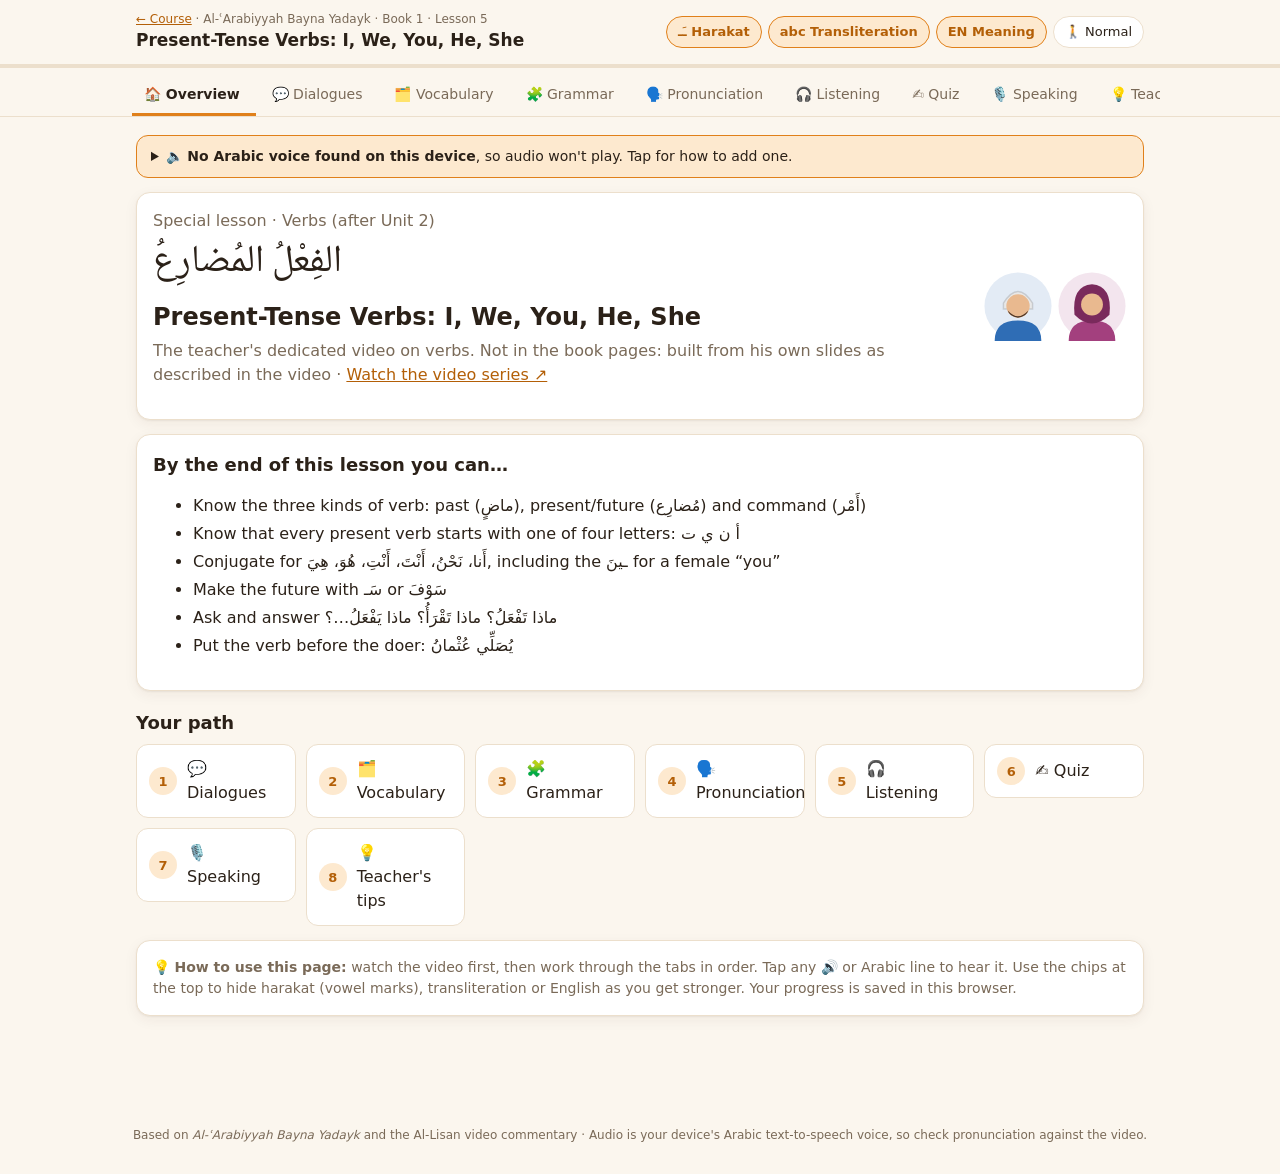
<file: docs/b1-05.html>
<!DOCTYPE html>
<html lang="en"><head><meta charset="utf-8"><meta name="viewport" content="width=device-width,initial-scale=1">
<title>Present-Tense Verbs: I, We, You, He, She · Arabic Book 1</title><link rel="preconnect" href="https://fonts.googleapis.com"><link rel="preconnect" href="https://fonts.gstatic.com" crossorigin><link href="https://fonts.googleapis.com/css2?family=Noto+Naskh+Arabic:wght@400;600;700&display=swap" rel="stylesheet"><style>:root{
  --bg:#fbf6ee; --panel:#ffffff; --ink:#2b2118; --muted:#7a6a58; --line:#ecdfcc;
  --accent:#e0801a; --accent-2:#b35f07; --accent-soft:#fde9cf;
  --good:#2f8a4f; --good-soft:#dff3e5; --bad:#c2402a; --bad-soft:#fbe3de;
  --m:#2f6db5; --m-soft:#e2eefb; --f:#a3407e; --f-soft:#f8e3f0;
  --radius:14px; --shadow:0 1px 2px rgba(60,40,10,.06),0 4px 14px rgba(60,40,10,.06);
  --ar:"Noto Naskh Arabic","Amiri","Traditional Arabic",serif;
  --ui:system-ui,-apple-system,"Segoe UI",Roboto,sans-serif;
}
@media (prefers-color-scheme:dark){:root{
  --bg:#1a1611; --panel:#241e17; --ink:#f3e9dc; --muted:#b4a28c; --line:#3a3027;
  --accent:#f0952f; --accent-2:#ffb35c; --accent-soft:#3b2a16;
  --good:#5cc27f; --good-soft:#1d3324; --bad:#ef7a64; --bad-soft:#3d221d;
  --m:#7fb0ef; --m-soft:#1e2b3b; --f:#e38bc0; --f-soft:#3a2032;
  --shadow:none;
}}
*{box-sizing:border-box}
html,body{margin:0;background:var(--bg);color:var(--ink);font-family:var(--ui);line-height:1.5}
button{font:inherit;color:inherit;cursor:pointer}
a{color:var(--accent-2)}
.ar{font-family:var(--ar);direction:rtl;unicode-bidi:isolate;line-height:1.9}
.tr{color:var(--muted);font-style:italic}
.en{color:var(--muted)}
body.no-tr .tr{display:none} body.no-en .en{display:none}

/* header */
header.top{position:sticky;top:0;z-index:20;background:color-mix(in srgb,var(--bg) 92%,transparent);backdrop-filter:blur(8px);border-bottom:1px solid var(--line)}
.top-inner{max-width:1040px;margin:0 auto;padding:10px 16px;display:flex;gap:12px;align-items:center;flex-wrap:wrap}
.brand{display:flex;flex-direction:column;min-width:0;flex:1}
.brand small{color:var(--muted);font-size:12px}
.brand b{font-size:17px}
.toggles{display:flex;gap:6px;flex-wrap:wrap;align-items:center}
.chip{border:1px solid var(--line);background:var(--panel);border-radius:999px;padding:5px 11px;font-size:13px;display:inline-flex;gap:6px;align-items:center}
.chip.on{background:var(--accent-soft);border-color:var(--accent);color:var(--accent-2);font-weight:600}
.progress{height:4px;background:var(--line)} .progress>div{height:100%;background:var(--accent);transition:width .4s}

nav.tabs{max-width:1040px;margin:0 auto;padding:8px 12px 0;display:flex;gap:4px;overflow-x:auto;scrollbar-width:none}
nav.tabs::-webkit-scrollbar{display:none}
nav.tabs a{flex:none;text-decoration:none;color:var(--muted);padding:8px 12px;border-radius:10px 10px 0 0;font-size:14px;border-bottom:3px solid transparent;white-space:nowrap}
nav.tabs a.active{color:var(--ink);font-weight:600;border-bottom-color:var(--accent)}
nav.tabs a .tick{color:var(--good);margin-inline-start:4px}

main{max-width:1040px;margin:0 auto;padding:18px 16px 80px}
h2{margin:6px 0 4px;font-size:24px} h3{margin:18px 0 8px;font-size:18px}
.lead{color:var(--muted);margin:0 0 16px}
.card{background:var(--panel);border:1px solid var(--line);border-radius:var(--radius);padding:16px;box-shadow:var(--shadow)}
.stack>*+*{margin-top:14px}
.grid{display:grid;gap:12px;grid-template-columns:repeat(auto-fill,minmax(210px,1fr))}
.row{display:flex;gap:8px;flex-wrap:wrap;align-items:center}
.btn{border:1px solid var(--line);background:var(--panel);padding:8px 14px;border-radius:10px;font-weight:500}
.btn:hover{border-color:var(--accent)}
.btn.primary{background:var(--accent);border-color:var(--accent);color:#fff}
.btn.primary:hover{background:var(--accent-2)}
.btn.small{padding:4px 10px;font-size:13px}
.play{border:none;background:var(--accent-soft);color:var(--accent-2);width:34px;height:34px;border-radius:50%;flex:none;display:inline-grid;place-items:center;font-size:14px}
.play:hover{background:var(--accent);color:#fff}
.play.speaking{background:var(--accent);color:#fff;animation:pulse 1s infinite}
@keyframes pulse{50%{transform:scale(1.1)}}
.banner{background:var(--accent-soft);border:1px solid var(--accent);border-radius:12px;padding:10px 14px;font-size:14px;margin-bottom:14px}
.done-btn{margin-top:22px}

/* overview */
.hero{display:grid;grid-template-columns:1fr auto;gap:16px;align-items:center}
.hero .ar.big{font-size:38px;line-height:1.6}
.goals li{margin:4px 0}
.path{display:grid;grid-template-columns:repeat(auto-fill,minmax(150px,1fr));gap:10px}
.path a{text-decoration:none;color:var(--ink)}
.path .step{padding:12px;border-radius:12px;border:1px solid var(--line);background:var(--panel);display:flex;gap:10px;align-items:center}
.path .step.done{border-color:var(--good);background:var(--good-soft)}
.path .num{width:28px;height:28px;border-radius:50%;background:var(--accent-soft);color:var(--accent-2);display:grid;place-items:center;font-weight:700;font-size:13px;flex:none}
.path .done .num{background:var(--good);color:#fff}

/* dialogue */
.dlg-head{display:flex;justify-content:space-between;gap:10px;align-items:center;flex-wrap:wrap}
.dlg-head .ar{font-size:20px}
.scene{display:flex;justify-content:center;gap:40px;margin:6px 0 4px}
.scene figure{margin:0;text-align:center;font-size:13px}
.scene figure .ar{font-size:18px}
.bubbles{display:flex;flex-direction:column;gap:10px;margin-top:10px}
.bub{display:flex;gap:10px;align-items:flex-start;max-width:88%}
.bub.right{align-self:flex-end;flex-direction:row-reverse}
.bub .av{flex:none}
.bub .body{background:var(--bg);border:1px solid var(--line);border-radius:14px;padding:8px 12px;cursor:pointer;transition:background .2s}
.bub.right .body{text-align:right}
.bub .who{font-size:12px;color:var(--muted)}
.bub .ar.line{font-size:22px;display:block}
.bub.active .body{background:var(--accent-soft);border-color:var(--accent)}
.bub.m .who{color:var(--m)} .bub.f .who{color:var(--f)}
.hidetext .bub .ar.line{filter:blur(7px)} .hidetext .bub.revealed .ar.line{filter:none}
.shadow-cue{font-size:13px;color:var(--accent-2);font-weight:600;min-height:20px}

/* family tree */
.ftree{margin:12px 0;padding:12px;border-radius:12px;background:var(--bg);border:1px dashed var(--accent);text-align:center}
.ftree .label{font-size:12px;text-transform:uppercase;letter-spacing:.06em;color:var(--accent-2);font-weight:700;margin-bottom:8px}
.flevel{display:flex;flex-wrap:wrap;gap:8px;justify-content:center;direction:rtl}
.fline{width:2px;height:16px;background:var(--accent);margin:4px auto}
.fnode{border:2px solid var(--line);background:var(--panel);border-radius:12px;padding:4px 12px;display:flex;flex-direction:column;align-items:center;line-height:1.3}
.fnode .ar{font-size:20px}
.fnode small{color:var(--muted);font-size:11px;direction:ltr}
.fnode.m{border-color:var(--m)} .fnode.f{border-color:var(--f)}
.fnode.me{background:var(--accent-soft);border-color:var(--accent);font-weight:700}

/* vocab */
.filters{display:flex;gap:6px;flex-wrap:wrap;margin-bottom:12px}
.vcard{display:flex;flex-direction:column;gap:2px;position:relative}
.vcard .pic{font-size:30px;line-height:1.2}
.vcard .ar{font-size:26px}
.vcard .play{position:absolute;top:12px;left:12px}
.vcard .box{position:absolute;top:14px;right:14px;font-size:11px;color:var(--muted)}
.tag{display:inline-block;font-size:11px;background:var(--accent-soft);color:var(--accent-2);border-radius:6px;padding:1px 6px;margin-top:4px;width:max-content}

.flash-wrap{max-width:440px;margin:0 auto;text-align:center}
.flash{perspective:1000px;height:260px;cursor:pointer;margin:10px 0}
.flash-inner{position:relative;width:100%;height:100%;transition:transform .5s;transform-style:preserve-3d}
.flash.flipped .flash-inner{transform:rotateY(180deg)}
.flash .face{position:absolute;inset:0;backface-visibility:hidden;display:flex;flex-direction:column;align-items:center;justify-content:center;gap:6px;border-radius:18px;border:1px solid var(--line);background:var(--panel);box-shadow:var(--shadow);padding:16px}
.flash .back{transform:rotateY(180deg);background:var(--accent-soft)}
.flash .ar{font-size:40px}
.flash .pic{font-size:48px}

/* grammar */
.gblock h3{margin-top:0}
.gblock p{margin:8px 0}
.gblock .ar, .gblock b .ar{font-size:1.15em}
table.g{border-collapse:collapse;width:100%;margin-top:10px}
table.g td,table.g th{border-bottom:1px solid var(--line);padding:8px;text-align:left}
table.g td.ar{font-size:24px;text-align:right}
.widget{margin-top:14px;padding:14px;border-radius:12px;background:var(--bg);border:1px dashed var(--accent)}
.widget .label{font-size:12px;text-transform:uppercase;letter-spacing:.06em;color:var(--accent-2);font-weight:700;margin-bottom:8px}
.result{font-size:46px;text-align:center;margin:8px 0;min-height:80px}
.sfx{color:var(--accent-2)}
.sfx.m{color:var(--m)} .sfx.f{color:var(--f)}
.ncard{border:1px solid var(--line);background:var(--panel);border-radius:12px;padding:10px;text-align:center;cursor:pointer;user-select:none}
.ncard .flag{font-size:30px}
.ncard .ar{font-size:26px;display:block}
.ncard .stage{font-size:11px;color:var(--muted)}

/* sounds */
.letter{display:flex;gap:14px}
.letter .glyph{font-family:var(--ar);font-size:64px;line-height:1;width:80px;height:80px;display:grid;place-items:center;border-radius:16px;background:var(--accent-soft);color:var(--accent-2);flex:none;cursor:pointer}
.ex{display:inline-flex;gap:6px;align-items:center;border:1px solid var(--line);border-radius:999px;padding:2px 4px 2px 12px;margin:3px;cursor:pointer;background:var(--panel)}
.ex .ar{font-size:20px}
.pair{display:grid;grid-template-columns:1fr auto 1fr;gap:10px;align-items:center}
.pair .side{text-align:center;padding:10px;border:1px solid var(--line);border-radius:12px;cursor:pointer;background:var(--panel)}
.pair .side .ar{font-size:30px;display:block}
.vs{color:var(--muted);font-size:12px;text-align:center}

/* quiz */
.quiz{max-width:640px;margin:0 auto}
.qhead{display:flex;justify-content:space-between;color:var(--muted);font-size:13px;margin-bottom:8px}
.qbar{height:6px;border-radius:6px;background:var(--line);overflow:hidden;margin-bottom:14px}.qbar>div{height:100%;background:var(--accent);transition:width .3s}
.qtext{font-size:18px;font-weight:600;margin-bottom:10px}
.qsentence{font-size:30px;text-align:center;margin:10px 0}
.qsentence .blank{display:inline-block;min-width:70px;border-bottom:3px solid var(--accent);color:var(--accent-2)}
.opts{display:grid;gap:8px}
.opt{text-align:start;border:2px solid var(--line);background:var(--panel);border-radius:12px;padding:10px 14px;font-size:16px}
.opt .ar{font-size:24px}
.opt:hover:not(:disabled){border-color:var(--accent)}
.opt.correct{border-color:var(--good);background:var(--good-soft)}
.opt.wrong{border-color:var(--bad);background:var(--bad-soft)}
.feedback{margin-top:12px;padding:10px 14px;border-radius:12px;font-size:15px}
.feedback.good{background:var(--good-soft);color:var(--good)} .feedback.bad{background:var(--bad-soft);color:var(--bad)}
.feedback .ex-text{color:var(--ink);display:block;margin-top:4px}
.tiles{display:flex;flex-wrap:wrap;gap:8px;justify-content:center;direction:rtl;min-height:56px;padding:8px;border-radius:12px}
.tiles.answer{border:2px dashed var(--line);margin-bottom:8px}
.tile{font-family:var(--ar);font-size:24px;border:1px solid var(--line);background:var(--panel);border-radius:10px;padding:2px 14px}
.big-play{width:72px;height:72px;font-size:28px;margin:6px auto 14px;display:grid}
.score{font-size:48px;font-weight:800;text-align:center;color:var(--accent-2)}
.match{display:grid;grid-template-columns:1fr 1fr;gap:8px}
.match .mi{border:2px solid var(--line);background:var(--panel);border-radius:10px;padding:8px;text-align:center;min-height:52px}
.match .mi .ar{font-size:22px}
.match .mi.sel{border-color:var(--accent);background:var(--accent-soft)}
.match .mi.ok{border-color:var(--good);background:var(--good-soft);opacity:.55}
.match .mi.no{border-color:var(--bad);background:var(--bad-soft)}

/* speak */
.rp{display:flex;flex-direction:column;gap:10px}
.rec{display:flex;gap:8px;align-items:center;flex-wrap:wrap}
.rec .dot{width:10px;height:10px;border-radius:50%;background:var(--bad);animation:pulse 1s infinite}
.tipcard{display:flex;gap:12px}
.tipcard .ic{font-size:28px;flex:none}
.tipcard .ar{font-size:1.15em}
.muted{color:var(--muted)}
footer{text-align:center;color:var(--muted);font-size:12px;padding:30px 16px}

/* tests */
.sortgrid{display:grid;grid-template-columns:repeat(6,1fr);gap:6px;direction:rtl;margin-top:10px}
.scol{border:2px dashed var(--line);border-radius:12px;padding:6px;min-height:170px;display:flex;flex-direction:column;gap:4px;cursor:pointer}
.scol:hover{border-color:var(--accent)}
.shead{text-align:center;border-bottom:1px solid var(--line);padding-bottom:4px;display:flex;flex-direction:column}
.shead .ar{font-size:20px;font-weight:700} .shead small{color:var(--muted);font-size:11px}
.sitem{border:1px solid var(--line);background:var(--panel);border-radius:8px;padding:0 6px;text-align:center;display:flex;flex-direction:column}
.sitem .ar{font-size:19px} .sitem small{font-size:10px;color:var(--bad);direction:ltr}
.sitem.ex{opacity:.55;border-style:dashed}
.tile.sel{border-color:var(--accent);background:var(--accent-soft)}
.tile.x{border-color:var(--bad);background:var(--bad-soft);text-decoration:line-through}
.tile.ok,.sitem.ok{border-color:var(--good);background:var(--good-soft)}
.tile.no,.sitem.no{border-color:var(--bad);background:var(--bad-soft)}
.titems{padding-inline-start:22px;margin:6px 0} .titems li{margin:10px 0}
.qsent .ar{font-size:22px}
.qsent select{font-family:var(--ar);font-size:18px;padding:2px 6px;border-radius:8px;border:2px solid var(--accent);background:var(--panel);color:var(--ink);margin:0 4px}
.qsent select.ok{border-color:var(--good);background:var(--good-soft)} .qsent select.no{border-color:var(--bad);background:var(--bad-soft)}
.blank{display:inline-block;min-width:60px;border-bottom:2px solid var(--accent);color:var(--accent-2);text-align:center}
.wrongw{text-decoration-color:var(--bad);text-decoration-thickness:2px}
.bank{background:var(--accent-soft);border-radius:10px;padding:8px 12px;text-align:center;direction:rtl}
.bank .ar{font-size:20px}
.fb{font-size:14px;margin-top:2px}
.markbox{border:2px solid var(--accent);border-radius:10px;min-width:56px;text-align:center;display:flex;flex-direction:column;line-height:1.2;padding:4px}
.markbox .got{font-weight:800;font-size:18px;color:var(--accent-2);border-bottom:1px solid var(--line)} .markbox .of{font-size:13px;color:var(--muted)}
.tsec.full{border-color:var(--good)} .tsec.part{border-color:var(--accent)}
.test-link .n{font-size:22px}
@media (max-width:700px){.sortgrid{grid-template-columns:repeat(3,1fr)}}

/* index */
.book{margin-top:22px}
.lesson-link{display:flex;gap:14px;align-items:center;text-decoration:none;color:var(--ink)}
.lesson-link .n{font-size:22px;font-weight:800;color:var(--accent-2);width:44px;text-align:center}
.lesson-link .ar{font-size:20px}
.soon{opacity:.5}
@media (max-width:600px){
  .hero{grid-template-columns:1fr}
  .bub{max-width:100%}
  .bub .ar.line{font-size:20px}
  .flash{height:230px}
}
</style></head>
<body><script>window.LESSONS=[];window.COURSE_HOME="index.html";</script><script>// Book 1 · Video 5 — Teacher's special video on verbs: الفعل المضارع (present / future tense)
// Not from the book pages: rebuilt from the teacher's own slides as described in the audio (lesson 5 transcript)
(function () {
  const PERSONS = [
    { k: "ana", ar: "أَنا", en: "I", tag: "I" },
    { k: "nahnu", ar: "نَحْنُ", en: "we", tag: "we" },
    { k: "anta", ar: "أَنْتَ", en: "you (m)", tag: "you (m)" },
    { k: "anti", ar: "أَنْتِ", en: "you (f)", tag: "you (f)" },
    { k: "huwa", ar: "هُوَ", en: "he", tag: "he" },
    { k: "hiya", ar: "هِيَ", en: "she", tag: "she" }
  ];
  // [ar, translit] per person, in PERSONS order
  const VERBS = [
    { k: "faal", en: "do", ing: "doing", pic: "🛠️", forms: [["أَفْعَلُ", "afʿalu"], ["نَفْعَلُ", "nafʿalu"], ["تَفْعَلُ", "tafʿalu"], ["تَفْعَلِينَ", "tafʿalīna"], ["يَفْعَلُ", "yafʿalu"], ["تَفْعَلُ", "tafʿalu"]] },
    { k: "qara", en: "read", ing: "reading", pic: "📖", forms: [["أَقْرَأُ", "aqraʾu"], ["نَقْرَأُ", "naqraʾu"], ["تَقْرَأُ", "taqraʾu"], ["تَقْرَئِينَ", "taqraʾīna"], ["يَقْرَأُ", "yaqraʾu"], ["تَقْرَأُ", "taqraʾu"]] },
    { k: "kataba", en: "write", ing: "writing", pic: "✍️", forms: [["أَكْتُبُ", "aktubu"], ["نَكْتُبُ", "naktubu"], ["تَكْتُبُ", "taktubu"], ["تَكْتُبِينَ", "taktubīna"], ["يَكْتُبُ", "yaktubu"], ["تَكْتُبُ", "taktubu"]] },
    { k: "wudu", en: "do wuḍūʾ", ing: "doing wuḍūʾ", pic: "💧", forms: [["أَتَوَضَّأُ", "atawaḍḍaʾu"], ["نَتَوَضَّأُ", "natawaḍḍaʾu"], ["تَتَوَضَّأُ", "tatawaḍḍaʾu"], ["تَتَوَضَّئِينَ", "tatawaḍḍaʾīna"], ["يَتَوَضَّأُ", "yatawaḍḍaʾu"], ["تَتَوَضَّأُ", "tatawaḍḍaʾu"]] },
    { k: "salla", en: "pray", ing: "praying", pic: "🧎", forms: [["أُصَلِّي", "uṣallī"], ["نُصَلِّي", "nuṣallī"], ["تُصَلِّي", "tuṣallī"], ["تُصَلِّينَ", "tuṣallīna"], ["يُصَلِّي", "yuṣallī"], ["تُصَلِّي", "tuṣallī"]] }
  ];
  const PREFIX = { ana: "أ", nahnu: "ن", anta: "ت", anti: "ت … ينَ", huwa: "ي", hiya: "ت" };
  const conjOut = {}, futOut = {};
  VERBS.forEach(v => PERSONS.forEach((p, i) => {
    const [a, t] = v.forms[i];
    const be = { ana: "am", nahnu: "are", anta: "are", anti: "are", huwa: "is", hiya: "is" }[p.k];
    conjOut[v.k + "|" + p.k] = [`${p.ar} ${a}`, `${p.k === "ana" ? "anā" : p.k === "nahnu" ? "naḥnu" : p.k} ${t}`, `${p.en} ${be} ${v.ing}`, `Starts with ${PREFIX[p.k]}${p.k === "anti" ? " (the extra ينَ marks a female “you”)" : ""}`];
    futOut[v.k + "|" + p.k] = [`سَ${a}`, `sa-${t}`, `${p.en} will ${v.en}`, "سَـ (or سَوْفَ) in front makes it future"];
  }));

  LESSONS.push({
    id: "b1-05",
    book: 1,
    num: 5,
    unit: "الفِعْلُ المُضارِعُ · دَرْسٌ خاصٌّ",
    unitEn: "Special lesson · Verbs (after Unit 2)",
    title: "Present-Tense Verbs: I, We, You, He, She",
    titleAr: "الفِعْلُ المُضارِعُ",
    covers: "The teacher's dedicated video on verbs. Not in the book pages: built from his own slides as described in the video",
    video: "https://www.youtube.com/playlist?list=PLDS9YrkKMtPR4-S3ih8wad7oXMyrdEdXY",
    goals: [
      "Know the three kinds of verb: past (ماضٍ), present/future (مُضارِع) and command (أَمْر)",
      "Know that every present verb starts with one of four letters: أ ن ي ت",
      "Conjugate for أَنا، نَحْنُ، أَنْتَ، أَنْتِ، هُوَ، هِيَ, including the ـينَ for a female “you”",
      "Make the future with سَـ or سَوْفَ",
      "Ask and answer ماذا تَفْعَلُ؟ ماذا تَقْرَأُ؟ ماذا يَفْعَلُ…؟",
      "Put the verb before the doer: يُصَلِّي عُثْمانُ"
    ],
    gender: { any: "تفعلين|تكتبين|تفعل |يفعل|يصلي|تصلي|تتوضأ", fem: "تفعلين|تكتبين|تصلي|تتوضأ|تفعل مريم|تفعل زينب", q: "Is the person doing it male or female?" },

    dialogues: [
      {
        id: "v1", title: "Practice dialogue 1 · between men", titleAr: "حِوارٌ بَيْنَ رِجالٍ",
        note: "From the teacher's slide (reconstructed from the audio). Watch the first letter of every verb: ت when talking to someone, أ about yourself, ي about another man.",
        people: { "حامِد": "m3", "سَعِيد": "m2" },
        lines: [
          ["حامِد", "ماذا تَفْعَلُ يا سَعِيدُ؟", "mādhā tafʿalu yā Saʿīd?", "What are you doing, Saʿīd?"],
          ["سَعِيد", "أَقْرَأُ.", "aqraʾu.", "I'm reading."],
          ["حامِد", "ماذا تَقْرَأُ؟", "mādhā taqraʾu?", "What are you reading?"],
          ["سَعِيد", "أَقْرَأُ القُرْآنَ. وَماذا يَفْعَلُ عُثْمانُ؟", "aqraʾu l-qurʾān. wa mādhā yafʿalu ʿUthmān?", "I'm reading the Qurʾān. And what is ʿUthmān doing?"],
          ["حامِد", "يُصَلِّي.", "yuṣallī.", "He's praying."],
          ["سَعِيد", "ماذا يُصَلِّي؟", "mādhā yuṣallī?", "Which prayer is he praying?"],
          ["حامِد", "يُصَلِّي الفَجْرَ.", "yuṣalli l-fajr.", "He's praying Fajr (the dawn prayer)."]
        ]
      },
      {
        id: "v2", title: "Practice dialogue 2 · between women", titleAr: "حِوارٌ بَيْنَ نِساءٍ",
        note: "The same idea between women. Talking to a woman, the verb gets ـينَ on the end: تَفْعَلِينَ، تَكْتُبِينَ.",
        people: { "مَرْيَم": "f3", "فاطِمَة": "f1" },
        lines: [
          ["مَرْيَم", "ماذا تَفْعَلِينَ يا فاطِمَةُ؟", "mādhā tafʿalīna yā Fāṭima?", "What are you doing, Fāṭima?"],
          ["فاطِمَة", "أَكْتُبُ.", "aktubu.", "I'm writing."],
          ["مَرْيَم", "ماذا تَكْتُبِينَ؟", "mādhā taktubīna?", "What are you writing?"],
          ["فاطِمَة", "أَكْتُبُ كِتابًا. وَماذا تَفْعَلُ زَيْنَبُ؟", "aktubu kitāban. wa mādhā tafʿalu Zaynab?", "I'm writing a book. And what is Zaynab doing?"],
          ["مَرْيَم", "تَتَوَضَّأُ وَتُصَلِّي.", "tatawaḍḍaʾu wa tuṣallī.", "She's doing wuḍūʾ and praying."],
          ["فاطِمَة", "أَيْنَ تَتَوَضَّأُ؟", "ayna tatawaḍḍaʾu?", "Where is she doing wuḍūʾ?"],
          ["مَرْيَم", "تَتَوَضَّأُ فِي الحَمّامِ.", "tatawaḍḍaʾu fi l-ḥammām.", "She's doing wuḍūʾ in the bathroom."]
        ]
      }
    ],

    vocab: [
      { ar: "فِعْلٌ", tr: "fiʿl", en: "verb", pic: "🏃", cat: "Grammar words" },
      { ar: "الماضِي", tr: "al-māḍī", en: "the past tense", pic: "⏪", cat: "Grammar words", extra: true },
      { ar: "المُضارِعُ", tr: "al-muḍāriʿ", en: "the present / future tense", pic: "▶️", cat: "Grammar words" },
      { ar: "الأَمْرُ", tr: "al-amr", en: "the command form", pic: "📢", cat: "Grammar words", extra: true },
      { ar: "يَفْعَلُ", tr: "yafʿalu", en: "he does", pic: "🛠️", cat: "Verbs" },
      { ar: "يَقْرَأُ", tr: "yaqraʾu", en: "he reads", pic: "📖", cat: "Verbs" },
      { ar: "يَكْتُبُ", tr: "yaktubu", en: "he writes", pic: "✍️", cat: "Verbs" },
      { ar: "يَتَوَضَّأُ", tr: "yatawaḍḍaʾu", en: "he does wuḍūʾ", pic: "💧", cat: "Verbs" },
      { ar: "يُصَلِّي", tr: "yuṣallī", en: "he prays", pic: "🧎", cat: "Verbs" },
      { ar: "أَقْرَأُ", tr: "aqraʾu", en: "I read", pic: "🙋📖", cat: "Forms" },
      { ar: "نَكْتُبُ", tr: "naktubu", en: "we write", pic: "👨‍👩‍👧✍️", cat: "Forms" },
      { ar: "تَفْعَلُ", tr: "tafʿalu", en: "you (m) do / she does", pic: "👉👨🛠️", cat: "Forms" },
      { ar: "تَفْعَلِينَ", tr: "tafʿalīna", en: "you (f) do", pic: "👉👩🛠️", cat: "Forms" },
      { ar: "تُصَلِّي", tr: "tuṣallī", en: "she prays / you (m) pray", pic: "👩🧎", cat: "Forms" },
      { ar: "سَـ", tr: "sa-", en: "will (future prefix)", pic: "⏩", cat: "Future" },
      { ar: "سَوْفَ", tr: "sawfa", en: "will (future word)", pic: "⏩", cat: "Future" },
      { ar: "سَأَقْرَأُ", tr: "sa-aqraʾu", en: "I will read", pic: "⏩📖", cat: "Future" },
      { ar: "ماذا", tr: "mādhā", en: "what? (before a verb)", pic: "❓", cat: "Questions" }
    ],

    grammar: [
      {
        id: "g-kinds",
        title: "Three kinds of verb",
        body: [
          "A verb is a <b>فِعْل</b> (fiʿl). Arabic has three kinds:",
          "<b>الماضِي</b> (past) · <b>المُضارِعُ</b> (present / future) · <b>الأَمْرُ</b> (command or request).",
          "The teacher calls verbs \"a long story\" in Arabic, so this lesson covers only <b>المُضارِع</b>. For now we'll just call it the present tense."
        ]
      },
      {
        id: "g-prefix",
        title: "The four added letters: أ · ن · ي · ت",
        body: [
          "Every present verb <b>must begin with one of four added letters</b>. They're not part of the verb's root. They're added to show <b>who</b> is doing it:",
          "<b>أ</b> → أَنا (I) · <b>ن</b> → نَحْنُ (we) · <b>ت</b> → أَنْتَ / أَنْتِ / هِيَ (you, she) · <b>ي</b> → هُوَ (he)",
          "A classic way to remember them is the word <b>أَنَيْتُ</b>: it uses exactly these four letters. (That memory aid is ours, not from the video.)",
          "Speaking to a <b>woman</b>, the verb also gets <b>ـينَ</b> at the end: أَنْتِ تَكْتُبِينَ (you write).",
          "⚠️ تَكْتُبُ can mean <i>you (m) write</i> or <i>she writes</i>. Context, or the pronoun, tells you which."
        ],
        table: { head: ["Who", "Verb", "Say it", "Meaning"], rows: [
          ["أَنا", "أَكْتُبُ", "aktubu", "I write (أ)"],
          ["نَحْنُ", "نَكْتُبُ", "naktubu", "we write (ن)"],
          ["أَنْتَ", "تَكْتُبُ", "taktubu", "you (m) write (ت)"],
          ["أَنْتِ", "تَكْتُبِينَ", "taktubīna", "you (f) write (ت … ينَ)"],
          ["هُوَ", "يَكْتُبُ", "yaktubu", "he writes (ي)"],
          ["هِيَ", "تَكْتُبُ", "taktubu", "she writes (ت)"]
        ]},
        widget: {
          type: "combo", label: "Conjugate it · pick a verb, then a person",
          rows: VERBS.map(v => ({ k: v.k, label: `${v.pic} ${v.en}` })),
          cols: PERSONS.map(p => ({ k: p.k, label: `${p.ar} ${p.en}` })),
          out: conjOut
        }
      },
      {
        id: "g-damma",
        title: "The ending: usually ـُ (u)",
        body: [
          "A present verb normally ends with a <b>ḍamma</b> (ـُ): أَقْرَأُ، أَكْتُبُ، يَفْعَلُ.",
          "When something is attached to the end, as with ـينَ in تَكْتُبِينَ, the ending changes. The teacher saves the full story for a later video.",
          "Verbs that end in ي, like يُصَلِّي, have no visible ḍamma."
        ]
      },
      {
        id: "g-future",
        title: "The future: add سَـ or سَوْفَ",
        body: [
          "المُضارِع covers present <b>and</b> future. To make the future clear, put <b>سَـ</b> (joined to the verb) or <b>سَوْفَ</b> (a separate word) in front:",
          "أَقْرَأُ الكِتابَ <i>I read the book</i> → <b>سَ</b>أَقْرَأُ الكِتابَ <i>I will read the book</i>.",
          "The teacher's examples: ماذا تَكْتُبُ؟ <i>What are you writing?</i> → ماذا <b>سَ</b>تَكْتُبُ؟ <i>What will you write?</i> And to a woman: ماذا <b>سَوْفَ</b> تَفْعَلِينَ؟ <i>What are you going to do?</i>"
        ],
        widget: {
          type: "combo", label: "Make it future · pick a verb, then a person",
          rows: VERBS.map(v => ({ k: v.k, label: `${v.pic} ${v.en}` })),
          cols: PERSONS.map(p => ({ k: p.k, label: `${p.ar} ${p.en}` })),
          out: futOut
        }
      },
      {
        id: "g-order",
        title: "Verb first, then the doer",
        body: [
          "In English the doer comes first: <i>Ḥāmid does…</i>. In Arabic the default is <b>verb first</b>: ماذا <b>يَفْعَلُ</b> حامِدٌ؟ <i>What is Ḥāmid doing?</i> and <b>يُصَلِّي</b> عُثْمانُ <i>ʿUthmān is praying</i>.",
          "A verb that comes before a named person uses the هُوَ / هِيَ form: <b>يَ</b>فْعَلُ حامِدٌ (male) · <b>تَ</b>فْعَلُ زَيْنَبُ (female).",
          "Asking about the person you're talking to? Use the ت form, e.g. ماذا <b>تَ</b>فْعَلُ؟, and answer with the أ form: <b>أَ</b>قْرَأُ."
        ]
      }
    ],

    sounds: {
      intro: "In this lesson the sound that matters most is the first letter of each verb. Listen closely: aqraʾu, naqraʾu, taqraʾu, yaqraʾu.",
      letters: [
        { l: "أ", name: "hamza (I)", tip: "A clean start in the throat: a-. أَقْرَأُ, أَكْتُبُ. For يُصَلِّي the vowel changes to u: أُصَلِّي.", ex: ["أَقْرَأُ", "أَكْتُبُ", "أُصَلِّي"] },
        { l: "ن", name: "nūn (we)", tip: "Plain English n.", ex: ["نَقْرَأُ", "نَكْتُبُ", "نُصَلِّي"] },
        { l: "ت", name: "tāʾ (you / she)", tip: "A light t, keep it clearly different from the heavy ط.", ex: ["تَقْرَأُ", "تَكْتُبِينَ", "تُصَلِّينَ"] },
        { l: "ي", name: "yāʾ (he)", tip: "Like English y.", ex: ["يَقْرَأُ", "يَكْتُبُ", "يُصَلِّي"] },
        { l: "ق", name: "qāf", tip: "The deep k from the very back of the throat, as in يَقْرَأُ. Don't let it slide into a plain k.", ex: ["أَقْرَأُ", "تَقْرَئِينَ"] },
        { l: "ف", name: "fāʾ", tip: "Like English f.", ex: ["أَفْعَلُ", "يَفْعَلُ", "سَوْفَ"] }
      ],
      pairs: [
        { a: ["أَقْرَأُ", "aqraʾu", "I read"], b: ["يَقْرَأُ", "yaqraʾu", "he reads"], note: "أ vs ي" },
        { a: ["نَكْتُبُ", "naktubu", "we write"], b: ["تَكْتُبُ", "taktubu", "you (m) / she write(s)"], note: "ن vs ت" },
        { a: ["تَكْتُبُ", "taktubu", "you (m) write"], b: ["تَكْتُبِينَ", "taktubīna", "you (f) write"], note: "+ ينَ" },
        { a: ["يُصَلِّي", "yuṣallī", "he prays"], b: ["تُصَلِّي", "tuṣallī", "she prays"], note: "ي vs ت" },
        { a: ["أَقْرَأُ", "aqraʾu", "I read"], b: ["سَأَقْرَأُ", "sa-aqraʾu", "I will read"], note: "present vs future" }
      ]
    },

    tips: [
      { icon: "🔤", t: "Look at the first letter", d: "Every present verb starts with أ, ن, ي or ت, and that letter tells you who is doing it. Before translating, look at the first letter." },
      { icon: "🧠", t: "Memory aid: أَنَيْتُ", d: "The word أَنَيْتُ is spelled with exactly the four letters أ ن ي ت. (A traditional trick, not from the video.)" },
      { icon: "👩", t: "Female “you” adds ـينَ", d: "تَكْتُبُ (to a man) → تَكْتُبِينَ (to a woman). When you're speaking to a woman, the ending tells her you mean her." },
      { icon: "⚖️", t: "تَـ is shared", d: "تَفْعَلُ can be “you (m) do” or “she does”. Use the context or add the pronoun: أَنْتَ تَفْعَلُ / هِيَ تَفْعَلُ." },
      { icon: "🙋", t: "Yourself = أ, whatever your gender", d: "Fāṭima says أَكْتُبُ, just like Saʿīd says أَقْرَأُ. The أ form is the same for men and women." },
      { icon: "⏩", t: "Future = سَـ / سَوْفَ", d: "سَأَقْرَأُ / سَوْفَ أَقْرَأُ = I will read. Same verb, one extra piece in front." },
      { icon: "🔀", t: "Verb before doer", d: "Arabic usually says “prays ʿUthmān” (يُصَلِّي عُثْمانُ), not “ʿUthmān prays”." }
    ],

    practice: [
      { type: "mcq", q: "Which four letters can a present verb (المُضارِع) start with?", options: ["أ ن ي ت", "ب ت ث ج", "ا و ي ة"], answer: 0 },
      { type: "mcq", q: "“I read” is…", options: ["يَقْرَأُ", "أَقْرَأُ", "نَقْرَأُ"], answer: 1 },
      { type: "mcq", q: "“We write” is…", options: ["نَكْتُبُ", "تَكْتُبُ", "أَكْتُبُ"], answer: 0 },
      { type: "mcq", q: "“He prays” is…", options: ["تُصَلِّي", "يُصَلِّي", "أُصَلِّي"], answer: 1 },
      { type: "mcq", q: "You are asking a WOMAN: “What are you doing?”", options: ["ماذا تَفْعَلُ؟", "ماذا تَفْعَلِينَ؟", "ماذا يَفْعَلُ؟"], answer: 1, explain: "Speaking to a woman: ت … ينَ." },
      { type: "mcq", q: "تَكْتُبُ can mean…", options: ["only “she writes”", "“you (m) write” or “she writes”", "“we write”"], answer: 1 },
      { type: "mcq", q: "How do you say “I will read”?", options: ["سَأَقْرَأُ", "أَقْرَأُ سَ", "سَيَقْرَأُ"], answer: 0, explain: "سَيَقْرَأُ = he will read." },
      { type: "mcq", q: "Fāṭima (a woman) talks about herself: “I am writing”.", options: ["تَكْتُبِينَ", "أَكْتُبُ", "تَكْتُبُ"], answer: 1, explain: "The أ form is used for yourself, whatever your gender." },
      { type: "mcq", q: "Which is the usual word order in Arabic?", options: ["عُثْمانُ يُصَلِّي is the only correct order", "يُصَلِّي عُثْمانُ (verb first)", "The verb always comes last"], answer: 1 },
      { type: "mcq", q: "What does سَوْفَ do?", options: ["Makes the verb past", "Makes the verb future", "Makes the verb a question"], answer: 1 },
      { type: "fill", sentence: "أَنا ___ القُرْآنَ.", en: "I am reading the Qurʾān.", options: ["يَقْرَأُ", "أَقْرَأُ", "تَقْرَأُ"], answer: 1 },
      { type: "fill", sentence: "هِيَ ___ فِي المُصَلَّى.", en: "She is praying in the prayer room.", options: ["يُصَلِّي", "تُصَلِّي", "نُصَلِّي"], answer: 1 },
      { type: "fill", sentence: "نَحْنُ ___ كِتابًا.", en: "We are writing a book.", options: ["نَكْتُبُ", "يَكْتُبُ", "تَكْتُبِينَ"], answer: 0 },
      { type: "fill", sentence: "ماذا ___ يا فاطِمَةُ؟", en: "What are you writing, Fāṭima?", options: ["تَكْتُبُ", "تَكْتُبِينَ", "أَكْتُبُ"], answer: 1 },
      { type: "fill", sentence: "ماذا ___ حامِدٌ؟", en: "What is Ḥāmid doing?", options: ["يَفْعَلُ", "تَفْعَلُ", "أَفْعَلُ"], answer: 0 },
      { type: "order", words: ["ماذا", "تَقْرَأُ؟"], en: "What are you reading? (m)" },
      { type: "order", words: ["أَقْرَأُ", "القُرْآنَ."], en: "I'm reading the Qurʾān." },
      { type: "order", words: ["ماذا", "سَوْفَ", "تَفْعَلِينَ؟"], en: "What are you going to do? (f)" },
      { type: "order", words: ["تَتَوَضَّأُ", "فِي", "الحَمّامِ."], en: "She's doing wuḍūʾ in the bathroom." },
      { type: "reply", prompt: "ماذا تَفْعَلُ؟", en: "Choose a logical reply", options: ["أَقْرَأُ.", "تَقْرَأُ.", "يَقْرَأُ."], answer: 0 },
      { type: "reply", prompt: "ماذا تَكْتُبِينَ؟", en: "Choose a logical reply", options: ["أَكْتُبُ كِتابًا.", "تَكْتُبِينَ كِتابًا.", "يَكْتُبُ كِتابًا."], answer: 0 },
      { type: "listen", q: "Who is doing it?", say: "نَكْتُبُ", options: ["I", "we", "he", "you (f)"], answer: 1 },
      { type: "listen", q: "Who is doing it?", say: "يَقْرَأُ", options: ["he", "she", "I", "we"], answer: 0 },
      { type: "listen", q: "Who is doing it?", say: "تَفْعَلِينَ", options: ["you (m)", "he", "you (f)", "we"], answer: 2 },
      { type: "listen", q: "Who is doing it?", say: "أُصَلِّي", options: ["she", "I", "we", "he"], answer: 1 },
      { type: "listen", q: "Present or future?", say: "سَأَكْتُبُ", options: ["present: I write", "future: I will write"], answer: 1 }
    ],

    roleplay: [
      { them: "ماذا تَفْعَلُ؟", you: "أَقْرَأُ. / أَكْتُبُ. / أُصَلِّي.", hint: "Say what you're doing (أ form)" },
      { them: "ماذا تَقْرَأُ؟", you: "أَقْرَأُ القُرْآنَ. / أَقْرَأُ كِتابًا.", hint: "Say what you're reading" },
      { them: "وَماذا يَفْعَلُ أَخُوكَ؟", you: "يَكْتُبُ. / يُصَلِّي. / يَقْرَأُ.", hint: "“What is your brother doing?” (أَخُوكَ = your brother) Use the ي form" },
      { them: "وَماذا تَفْعَلُ أُخْتُكَ؟", you: "تَتَوَضَّأُ. / تُصَلِّي.", hint: "“What is your sister doing?” (أُخْتُكَ = your sister) Use the ت form" },
      { them: "ماذا سَتَفْعَلُ؟", you: "سَأَقْرَأُ. / سَأَكْتُبُ.", hint: "“What will you do?” Use سَـ + the أ form" },
      { them: "ماذا نَفْعَلُ؟", you: "نُصَلِّي. / نَقْرَأُ القُرْآنَ.", hint: "“What are we doing?” Use the ن form" }
    ]
  });
})();
</script><script>/* Arabic lesson engine — renders any lesson object in window.LESSONS.
   Shared by every lesson page in the course (Books 1–4). */
(function () {
  "use strict";
  const T = window.TEST || null;
  const L = T ? testLesson(T) : window.LESSONS[window.LESSONS.length - 1];
  // A test page loads the lessons it covers; merge them into one pseudo-lesson (items keep their source lesson id)
  function testLesson(t) {
    const ls = window.LESSONS, seen = new Set(), tag = (arr, id) => (arr || []).map(x => Object.assign({ src: id }, x));
    return {
      id: t.id, title: t.title, book: t.book, num: 0,
      vocab: ls.flatMap(l => tag(l.vocab, l.id)).filter(v => !seen.has(v.ar) && seen.add(v.ar)),
      practice: ls.flatMap(l => tag(l.practice, l.id)),
      dialogues: ls.flatMap(l => (l.dialogues || []).map(d => Object.assign({ src: l.id }, d))),
      lessons: ls.map(l => ({ id: l.id, num: l.num, title: l.title }))
    };
  }
  const $ = (s, el = document) => el.querySelector(s);
  const h = (html) => { const t = document.createElement("template"); t.innerHTML = html.trim(); return t.content.firstElementChild; };
  const shuffle = (a) => { a = a.slice(); for (let i = a.length - 1; i > 0; i--) { const j = Math.floor(Math.random() * (i + 1)); [a[i], a[j]] = [a[j], a[i]]; } return a; };
  const esc = (s) => String(s).replace(/[&<>"]/g, c => ({ "&": "&amp;", "<": "&lt;", ">": "&gt;", '"': "&quot;" }[c]));
  const HARAKAT = /[ً-ْٰ]/g;

  /* ---------- storage (best-effort) ---------- */
  const KEY = "arabic-course-v1";
  let S = { lessons: {}, words: {}, prefs: { harakat: true, tr: true, en: true, rate: 0.8 } };
  try { const raw = localStorage.getItem(KEY); if (raw) S = Object.assign(S, JSON.parse(raw)); } catch (e) {}
  S.prefs = Object.assign({ harakat: true, tr: true, en: true, rate: 0.8 }, S.prefs);
  const LS = S.lessons[L.id] = S.lessons[L.id] || { done: {}, best: {} };
  const save = () => { try { localStorage.setItem(KEY, JSON.stringify(S)); } catch (e) {} };

  /* ---------- Arabic text helper (respects harakat toggle) ---------- */
  const ar = (txt, cls = "") => `<span class="ar ${cls}" data-ar="${esc(txt)}">${esc(S.prefs.harakat ? txt : txt.replace(HARAKAT, ""))}</span>`;
  // Arabic sentence with a blank (___) replaced by live HTML (a select, a span…). No data-ar, so the blank survives.
  const arBlank = (txt, blankHtml, cls = "") => { const show = t => esc(S.prefs.harakat ? t : t.replace(HARAKAT, "")); const [a, b = ""] = txt.split("___"); return `<span class="ar ${cls}">${show(a)}${blankHtml}${show(b)}</span>`; };
  function refreshHarakat() {
    document.querySelectorAll("[data-ar]").forEach(el => { const t = el.dataset.ar; el.textContent = S.prefs.harakat ? t : t.replace(HARAKAT, ""); });
  }

  /* ---------- speech ---------- */
  let voice = null; const synth = window.speechSynthesis;
  function pickVoice() {
    if (!synth) return;
    const vs = synth.getVoices().filter(v => /^ar/i.test(v.lang));
    voice = vs.find(v => /Google|Microsoft|Maged|Laila|Majed|Hamed|Zariyah|Naayf/i.test(v.name)) || vs[0] || null;
    const b = $("#voice-banner"); if (b) b.style.display = voice ? "none" : "block";
  }
  if (synth) { pickVoice(); synth.onvoiceschanged = pickVoice; }
  function cleanForTTS(t) { return t.replace(/\(.*?\)/g, "").replace(/…/g, " ").replace(/[\/←→]/g, "، ").replace(/ﷺ/g, "صَلَّى اللهُ عَلَيْهِ وَسَلَّمَ").trim(); }
  function speak(text, btn, rate) {
    return new Promise(res => {
      if (!synth) { res(); return; }
      synth.cancel();
      const u = new SpeechSynthesisUtterance(cleanForTTS(text));
      u.lang = voice ? voice.lang : "ar-SA"; if (voice) u.voice = voice;
      u.rate = rate || S.prefs.rate;
      document.querySelectorAll(".speaking").forEach(e => e.classList.remove("speaking"));
      if (btn) btn.classList.add("speaking");
      const end = () => { if (btn) btn.classList.remove("speaking"); res(); };
      u.onend = end; u.onerror = end;
      synth.speak(u);
      setTimeout(end, 15000);
    });
  }
  const playBtn = (txt, extra = "") => `<button class="play ${extra}" data-say="${esc(txt)}" title="Listen" aria-label="Listen">🔊</button>`;
  document.addEventListener("click", e => {
    const b = e.target.closest("[data-say]"); if (b) { e.stopPropagation(); speak(b.dataset.say, b.classList.contains("play") ? b : b.querySelector(".play")); }
  });

  /* ---------- avatars (simple SVG illustrations) ---------- */
  const PAL = { m1: ["#2f6db5", "#e8e8e8"], m2: ["#1f8a8a", "#d33"], m3: ["#5b4fb5", "#fff"], m4: ["#2c3e50", "#2c3e50"], f1: ["#a3407e", "#7a2a5c"], f2: ["#6b4e9b", "#3e2a63"], f3: ["#b5563a", "#7e3520"], f4: ["#3f7a5a", "#245039"] };
  function avatar(kind, size = 46) {
    const [c1, c2] = PAL[kind] || ["#888", "#555"];
    const male = kind[0] === "m";
    const head = male
      ? `<path d="M14 22 Q24 6 34 22 L34 26 L14 26Z" fill="${c2}" stroke="#0002"/><circle cx="24" cy="24" r="8" fill="#e9b98f"/><path d="M17 27 Q24 35 31 27 Q30 31 24 32 Q18 31 17 27Z" fill="#4a3426"/>`
      : `<path d="M12 30 Q10 10 24 9 Q38 10 36 30 Q30 36 24 36 Q18 36 12 30Z" fill="${c2}"/><circle cx="24" cy="23" r="7.5" fill="#e9b98f"/>`;
    return `<svg class="av" width="${size}" height="${size}" viewBox="0 0 48 48" aria-hidden="true"><circle cx="24" cy="24" r="23" fill="${c1}22"/><path d="M8 48 Q8 34 24 34 Q40 34 40 48Z" fill="${c1}"/>${head}</svg>`;
  }

  /* ---------- sections ---------- */
  const SECTIONS = [
    ["overview", "Overview", "🏠"], ["dialogues", "Dialogues", "💬"], ["vocabulary", "Vocabulary", "🗂️"],
    ["grammar", "Grammar", "🧩"], ["sounds", "Pronunciation", "🗣️"], ["listening", "Listening", "🎧"],
    ["practice", "Quiz", "✍️"], ["speaking", "Speaking", "🎙️"], ["tips", "Teacher's tips", "💡"], ["review", "Review", "🔁"]
  ];
  const learnable = SECTIONS.filter(s => !["overview", "review"].includes(s[0]));

  function renderShell() {
    document.title = `${L.title} · Arabic Book ${L.book}`;
    document.body.innerHTML = `
    <header class="top">
      <div class="top-inner">
        <div class="brand"><small>${window.COURSE_HOME ? `<a href="${window.COURSE_HOME}">← Course</a> · ` : ""}Al-ʿArabiyyah Bayna Yadayk · Book ${L.book} · Lesson ${L.num}</small><b>${esc(L.title)}</b></div>
        <div class="toggles">
          <button class="chip" id="t-har">ـَـ Harakat</button>
          <button class="chip" id="t-tr">abc Transliteration</button>
          <button class="chip" id="t-en">EN Meaning</button>
          <button class="chip" id="t-rate">🐢 Speed</button>
        </div>
      </div>
      <div class="progress"><div id="pbar"></div></div>
      <nav class="tabs" id="tabs">${SECTIONS.map(([id, n, ic]) => `<a href="#${id}" data-tab="${id}">${ic} ${n}<span class="tick"></span></a>`).join("")}</nav>
    </header>
    <main id="main"></main>
    <footer>Based on <i>Al-ʿArabiyyah Bayna Yadayk</i> and the Al-Lisan video commentary · Audio is your device's Arabic text-to-speech voice, so check pronunciation against the video.</footer>`;
    const setChips = () => {
      $("#t-har").classList.toggle("on", S.prefs.harakat);
      $("#t-tr").classList.toggle("on", S.prefs.tr);
      $("#t-en").classList.toggle("on", S.prefs.en);
      $("#t-rate").textContent = S.prefs.rate < 0.75 ? "🐢 Slow" : S.prefs.rate < 0.95 ? "🚶 Normal" : "🐇 Fast";
      document.body.classList.toggle("no-tr", !S.prefs.tr);
      document.body.classList.toggle("no-en", !S.prefs.en);
    };
    $("#t-har").onclick = () => { S.prefs.harakat = !S.prefs.harakat; save(); setChips(); refreshHarakat(); };
    $("#t-tr").onclick = () => { S.prefs.tr = !S.prefs.tr; save(); setChips(); };
    $("#t-en").onclick = () => { S.prefs.en = !S.prefs.en; save(); setChips(); };
    $("#t-rate").onclick = () => { S.prefs.rate = S.prefs.rate < 0.75 ? 0.85 : S.prefs.rate < 0.95 ? 1.0 : 0.6; save(); setChips(); };
    setChips();
  }
  function updateProgress() {
    const n = learnable.filter(s => LS.done[s[0]]).length;
    $("#pbar").style.width = (100 * n / learnable.length) + "%";
    document.querySelectorAll("#tabs a").forEach(a => { $(".tick", a).textContent = LS.done[a.dataset.tab] ? "✓" : ""; });
  }
  function doneButton(id, next) {
    const el = h(`<div class="row done-btn"><button class="btn primary">${LS.done[id] ? "✓ Completed" : "Mark as complete"} → ${next ? "next: " + SECTIONS.find(s => s[0] === next)[1] : ""}</button></div>`);
    $("button", el).onclick = () => { LS.done[id] = true; save(); updateProgress(); if (next) location.hash = next; };
    return el;
  }
  const nextOf = id => { const i = SECTIONS.findIndex(s => s[0] === id); return SECTIONS[i + 1] && SECTIONS[i + 1][0]; };

  const views = {};
  function route() {
    const id = (location.hash || "#overview").slice(1);
    const view = views[id] ? id : "overview";
    document.querySelectorAll("#tabs a").forEach(a => a.classList.toggle("active", a.dataset.tab === view));
    const a = $(`#tabs a[data-tab="${view}"]`); if (a) a.scrollIntoView({ block: "nearest", inline: "center" });
    if (synth) synth.cancel();
    const main = $("#main"); main.innerHTML = "";
    main.appendChild(h(`<details class="banner" id="voice-banner" style="display:none"><summary>🔈 <b>No Arabic voice found on this device</b>, so audio won't play. Tap for how to add one.</summary><p style="margin:8px 0 0">You can still read and do the quizzes. <b>Windows:</b> Settings → Time &amp; language → Speech → Add voices → Arabic. <b>Android:</b> install Google Speech Services and add Arabic. <b>iPhone/Mac:</b> Settings → Accessibility → Spoken Content → Voices → Arabic. Chrome and Edge on a desktop usually include one already.</p></details>`));
    pickVoice();
    views[view](main);
    if (!["overview", "review"].includes(view)) main.appendChild(doneButton(view, nextOf(view)));
    window.scrollTo(0, 0);
  }

  /* ---------- Overview ---------- */
  views.overview = (m) => {
    m.appendChild(h(`<div class="stack">
      <div class="card hero"><div>
        <div class="muted">${esc(L.unitEn)}</div>
        <div>${ar(L.titleAr, "big")}</div>
        <h2>${esc(L.title)}</h2>
        <p class="lead">${esc(L.covers)} · <a href="${L.video}" target="_blank" rel="noopener">Watch the video series ↗</a></p>
      </div><div style="display:flex;gap:4px">${avatar("m1", 70)}${avatar("f1", 70)}</div></div>
      <div class="card"><h3 style="margin-top:0">By the end of this lesson you can…</h3><ul class="goals">${L.goals.map(g => `<li>${esc(g)}</li>`).join("")}</ul></div>
      <div><h3>Your path</h3><div class="path">${learnable.map(([id, n, ic], i) => `<a href="#${id}"><div class="step ${LS.done[id] ? "done" : ""}"><span class="num">${LS.done[id] ? "✓" : i + 1}</span><span>${ic} ${n}</span></div></a>`).join("")}</div></div>
      <div class="card muted" style="font-size:14px">💡 <b>How to use this page:</b> watch the video first, then work through the tabs in order. Tap any 🔊 or Arabic line to hear it. Use the chips at the top to hide harakat (vowel marks), transliteration or English as you get stronger. Your progress is saved in this browser.</div>
    </div>`));
  };

  /* ---------- Dialogues ---------- */
  views.dialogues = (m) => {
    m.appendChild(h(`<div><h2>Dialogues</h2><p class="lead">Listen, then read along. <b>▶ Play</b> reads the whole conversation. <b>🔁 Shadow</b> pauses after each line so you can repeat it, as the teacher asks. <b>🙈 Hide text</b> turns it into a listening test.</p></div>`));
    L.dialogues.forEach(d => {
      const names = Object.keys(d.people);
      const card = h(`<div class="card" style="margin-bottom:16px">
        <div class="dlg-head"><div><b>${esc(d.title)}</b> · ${ar(d.titleAr)}<div class="muted" style="font-size:14px">${esc(d.note)}</div></div>
          <div class="row"><button class="btn small" data-act="play">▶ Play</button><button class="btn small" data-act="shadow">🔁 Shadow</button><button class="btn small" data-act="hide">🙈 Hide text</button></div></div>
        <div class="scene">${names.map(n => `<figure>${avatar(d.people[n], 64)}<figcaption>${ar(n)}</figcaption></figure>`).join(`<div style="font-size:30px;align-self:center">🤝</div>`)}</div>
        ${d.tree ? treeHTML(d.tree) : ""}
        <div class="shadow-cue"></div>
        <div class="bubbles">${d.lines.map((ln, i) => {
          const side = names.indexOf(ln[0]) === 0 ? "right" : "left"; const g = d.people[ln[0]][0];
          return `<div class="bub ${side} ${g}" data-i="${i}">${avatar(d.people[ln[0]], 38)}<div class="body"><div class="who">${ar(ln[0])}</div>${ar(ln[1], "line")}<div class="tr">${esc(ln[2])}</div><div class="en">${esc(ln[3])}</div></div></div>`;
        }).join("")}</div></div>`);
      const bubs = [...card.querySelectorAll(".bub")]; const cue = $(".shadow-cue", card);
      let runId = 0;
      bubs.forEach((b, i) => b.querySelector(".body").onclick = () => { runId++; b.classList.add("revealed"); highlight(i); speak(d.lines[i][1]); });
      const highlight = i => bubs.forEach((b, j) => b.classList.toggle("active", j === i));
      async function run(shadow) {
        const my = ++runId;
        for (let i = 0; i < d.lines.length; i++) {
          if (my !== runId) return;
          highlight(i); cue.textContent = shadow ? "Listen…" : "";
          await speak(d.lines[i][1]);
          if (my !== runId) return;
          if (shadow) {
            const secs = Math.max(2, Math.round(d.lines[i][1].length / 9));
            for (let s = secs; s > 0; s--) { if (my !== runId) return; cue.textContent = `🎤 Your turn: repeat it (${s})`; await new Promise(r => setTimeout(r, 1000)); }
          } else await new Promise(r => setTimeout(r, 350));
        }
        highlight(-1); cue.textContent = shadow ? "✓ Well done! Try again with the text hidden." : "";
      }
      card.querySelector('[data-act="play"]').onclick = () => run(false);
      card.querySelector('[data-act="shadow"]').onclick = () => run(true);
      card.querySelector('[data-act="hide"]').onclick = (e) => { card.classList.toggle("hidetext"); bubs.forEach(b => b.classList.remove("revealed")); e.target.textContent = card.classList.contains("hidetext") ? "👁 Show text" : "🙈 Hide text"; };
      m.appendChild(card);
    });
  };

  /* family tree illustration: levels of clickable name cards */
  function treeHTML(t) {
    return `<div class="ftree"><div class="label">${esc(t.label || "Family tree · tap a name to hear it")}</div>${t.levels.map((lv, i) => `${i ? '<div class="fline"></div>' : ""}<div class="flevel">${lv.map(n => `<button class="fnode ${n.g || ""} ${n.me ? "me" : ""}" data-say="${esc(n.say || n.ar)}">${ar(n.ar)}<small>${esc(n.en)}</small></button>`).join("")}</div>`).join("")}</div>`;
  }

  /* ---------- Vocabulary ---------- */
  const boxOf = w => S.words[w.ar] || 0;
  const setBox = (w, b) => { S.words[w.ar] = Math.max(0, Math.min(5, b)); save(); };
  views.vocabulary = (m) => {
    const cats = ["All", ...new Set(L.vocab.map(v => v.cat))];
    let cat = "All", mode = "list";
    m.appendChild(h(`<div><h2>Vocabulary</h2><p class="lead">${L.vocab.length} words and phrases. Learn them in <b>List</b> mode, then test yourself with <b>Flashcards</b>. Flashcard results go into your spaced-review deck: words you miss come back more often.</p></div>`));
    const bar = h(`<div class="row" style="justify-content:space-between;margin-bottom:6px"><div class="filters"></div><div class="row"><button class="chip on" data-m="list">📋 List</button><button class="chip" data-m="flash">🃏 Flashcards</button></div></div>`);
    const box = h(`<div></div>`); m.append(bar, box);
    const drawFilters = () => { $(".filters", bar).innerHTML = cats.map(c => `<button class="chip ${c === cat ? "on" : ""}" data-c="${c}">${c}</button>`).join(""); };
    bar.onclick = e => { const c = e.target.closest("[data-c]"), mm = e.target.closest("[data-m]");
      if (c) { cat = c.dataset.c; } if (mm) { mode = mm.dataset.m; bar.querySelectorAll("[data-m]").forEach(x => x.classList.toggle("on", x === mm)); }
      if (c || mm) draw(); };
    const list = () => L.vocab.filter(v => cat === "All" || v.cat === cat);
    function draw() {
      drawFilters(); box.innerHTML = "";
      if (mode === "list") {
        box.appendChild(h(`<div class="grid">${list().map(v => `<div class="card vcard" data-say="${esc(v.ar)}" style="cursor:pointer">${playBtn(v.ar)}<span class="box">${"●".repeat(boxOf(v))}${"○".repeat(5 - boxOf(v))}</span><div class="pic">${v.pic}</div>${ar(v.ar)}<div class="tr">${esc(v.tr)}</div><div>${esc(v.en)}</div>${v.extra ? `<span class="tag">from the video</span>` : ""}</div>`).join("")}</div>`));
      } else flash(box, shuffle(list()));
    }
    draw();
  };
  function flash(box, deck) {
    let i = 0, dir = "ar", known = 0;
    const wrap = h(`<div class="flash-wrap"><div class="row" style="justify-content:center"><button class="chip on" data-d="ar">Arabic → English</button><button class="chip" data-d="en">English → Arabic</button></div><div class="muted" id="fc-count" style="margin-top:8px"></div><div class="flash"><div class="flash-inner"><div class="face front"></div><div class="face back"></div></div></div><div class="row" style="justify-content:center" id="fc-btns"><button class="btn" data-r="0">😕 Again</button><button class="btn primary" data-r="1">😀 Got it</button></div><p class="muted" style="font-size:13px">Tap the card to flip it.</p></div>`);
    box.appendChild(wrap);
    const card = $(".flash", wrap);
    function show() {
      if (i >= deck.length) { wrap.innerHTML = `<div class="card" style="text-align:center"><div class="score">${known}/${deck.length}</div><p>Words you marked “Again” will come up more often in the <a href="#review">Review</a> tab.</p><button class="btn primary" id="fc-again">Shuffle &amp; go again</button></div>`; $("#fc-again", wrap).onclick = () => { box.innerHTML = ""; flash(box, shuffle(deck)); }; return; }
      const v = deck[i]; card.classList.remove("flipped");
      $("#fc-count", wrap).textContent = `Card ${i + 1} of ${deck.length}`;
      const arFace = `<div class="pic">${v.pic}</div>${ar(v.ar)}<div class="tr">${esc(v.tr)}</div>${playBtn(v.ar)}`;
      const enFace = `<div class="pic">${v.pic}</div><div style="font-size:22px;font-weight:600">${esc(v.en)}</div>`;
      $(".front", wrap).innerHTML = dir === "ar" ? `${ar(v.ar)}${playBtn(v.ar)}` : enFace;
      $(".back", wrap).innerHTML = dir === "ar" ? `<div class="pic">${v.pic}</div><div style="font-size:22px;font-weight:600">${esc(v.en)}</div><div class="tr">${esc(v.tr)}</div>` : arFace;
      if (dir === "ar") speak(v.ar);
    }
    card.onclick = (e) => { if (e.target.closest(".play")) return; card.classList.toggle("flipped"); if (dir === "en" && card.classList.contains("flipped")) speak(deck[i].ar); };
    $("#fc-btns", wrap).onclick = e => { const r = e.target.closest("[data-r]"); if (!r) return; const v = deck[i]; if (r.dataset.r === "1") { known++; setBox(v, boxOf(v) + 1); } else setBox(v, 0); i++; show(); };
    wrap.querySelectorAll("[data-d]").forEach(b => b.onclick = () => { dir = b.dataset.d; wrap.querySelectorAll("[data-d]").forEach(x => x.classList.toggle("on", x === b)); show(); });
    show();
  }

  /* ---------- Grammar ---------- */
  views.grammar = (m) => {
    m.appendChild(h(`<div><h2>Grammar</h2><p class="lead">The rules behind the dialogues. Try each interactive box. Every Arabic word you build is read aloud.</p></div>`));
    L.grammar.forEach(g => {
      const c = h(`<div class="card gblock" style="margin-bottom:16px"><h3>${esc(g.title)}</h3>${g.body.map(p => `<p>${arabize(p)}</p>`).join("")}</div>`);
      if (g.table) c.appendChild(h(`<table class="g"><tr>${g.table.head.map(x => `<th>${x}</th>`).join("")}</tr>${g.table.rows.map(r => `<tr><td>${arabize(r[0])}</td><td>${ar(r[1])} ${playBtn(r[1])}</td><td class="tr">${r[2]}</td><td>${arabize(r[3])}</td></tr>`).join("")}</table>`));
      if (g.tree) c.appendChild(h(treeHTML(g.tree)));
      if (g.widget && g.widget.type === "suffix") c.appendChild(suffixWidget(g.widget));
      if (g.widget && g.widget.type === "nisba") c.appendChild(nisbaWidget(g.widget));
      if (g.widget && g.widget.type === "combo") c.appendChild(comboWidget(g.widget));
      m.appendChild(c);
    });
  };
  // wrap Arabic runs inside prose so they get the Arabic font and harakat toggle
  function arabize(html) { return html.replace(/([؀-ۿ][؀-ۿً-ْٰ\s،؟]*[؀-ۿً-ْٰ؟]|[؀-ۿ])/g, (t) => ar(t)); }
  function splitSfx(word, key) { const sfx = key === "my" ? "ِي" : key === "m" ? "ُكَ" : "ُكِ"; return word.endsWith(sfx) ? [word.slice(0, -sfx.length), sfx] : [word, ""]; }
  function suffixWidget(w) {
    let n = 0, k = "my";
    const el = h(`<div class="widget"><div class="label">Build it yourself · pick a noun, then an ending</div><div class="row nouns"></div><div class="row" style="margin-top:8px"><button class="chip" data-k="my">ـي my</button><button class="chip" data-k="m">ـكَ your (m)</button><button class="chip" data-k="f">ـكِ your (f)</button></div><div class="result"></div><div class="center muted" id="sx-cap" style="text-align:center"></div></div>`);
    function draw(sayIt) {
      $(".nouns", el).innerHTML = w.nouns.map((x, i) => `<button class="chip ${i === n ? "on" : ""}" data-n="${i}">${ar(x.base)} · ${x.en}</button>`).join("");
      el.querySelectorAll("[data-k]").forEach(b => b.classList.toggle("on", b.dataset.k === k));
      const x = w.nouns[n], [word, tr] = x.forms[k], [stem, sfx] = splitSfx(word, k);
      const show = s => S.prefs.harakat ? s : s.replace(HARAKAT, "");
      // separate pieces (colour spans inside one word would break Arabic letter joining)
      $(".result", el).innerHTML = `<span class="ar">${esc(show(word))}</span> ${playBtn(word)}<div style="font-size:22px" dir="rtl"><span class="ar">${esc(show(x.base))}</span> <span class="muted">+</span> <span class="ar sfx ${k === "my" ? "" : k}">ـ${esc(show(sfx))}</span></div>`;
      $("#sx-cap", el).innerHTML = `<span class="tr">${tr}</span> = <b>${k === "my" ? "my" : "your"} ${x.en}</b>${k === "m" ? " (talking to a male)" : k === "f" ? " (talking to a female)" : ""}`;
      if (sayIt) speak(word);
    }
    el.onclick = e => { const a = e.target.closest("[data-n]"), b = e.target.closest("[data-k]"); if (a) n = +a.dataset.n; if (b) k = b.dataset.k; if (a || b) draw(true); };
    draw(false); return el;
  }
  // generic two-axis builder: pick a row, pick a column, see/hear the result
  function comboWidget(w) {
    let r = w.rows[0].k, c = w.cols[0].k;
    const el = h(`<div class="widget"><div class="label">${esc(w.label)}</div><div class="row rows"></div><div class="row cols" style="margin-top:8px"></div><div class="result" style="font-size:38px"></div><div class="cap" style="text-align:center"></div></div>`);
    function draw(sayIt) {
      $(".rows", el).innerHTML = w.rows.map(x => `<button class="chip ${x.k === r ? "on" : ""}" data-r="${x.k}">${arabize(esc(x.label))}</button>`).join("");
      $(".cols", el).innerHTML = w.cols.map(x => `<button class="chip ${x.k === c ? "on" : ""}" data-c="${x.k}">${arabize(esc(x.label))}</button>`).join("");
      const o = w.out[r + "|" + c]; if (!o) return;
      $(".result", el).innerHTML = `${ar(o[0])} ${playBtn(o[0])}`;
      $(".cap", el).innerHTML = `<span class="tr">${esc(o[1])}</span> = <b>${esc(o[2])}</b>${o[3] ? `<div class="muted" style="font-size:13px;margin-top:4px">${arabize(esc(o[3]))}</div>` : ""}`;
      if (sayIt) speak(o[0]);
    }
    el.onclick = e => { const a = e.target.closest("[data-r]"), b = e.target.closest("[data-c]"); if (a) r = a.dataset.r; if (b) c = b.dataset.c; if (a || b) draw(true); };
    draw(false); return el;
  }
  function nisbaWidget(w) {
    const el = h(`<div class="widget"><div class="label">Tap a country to make the nationality: country → male → female</div><div class="grid" style="grid-template-columns:repeat(auto-fill,minmax(140px,1fr))"></div></div>`);
    const g = $(".grid", el);
    w.items.forEach(it => {
      let st = 0; const c = h(`<div class="ncard"></div>`);
      const draw = () => {
        const [a, t, e] = st === 0 ? it.c : st === 1 ? it.m : [it.f[0], it.f[1], it.m[2] + " (f)"];
        c.innerHTML = `<div class="flag">${it.flag}${st === 1 ? "👨" : st === 2 ? "👩" : ""}</div>${ar(a)}<div class="tr">${t}</div><div style="font-size:14px">${e}</div><div class="stage">${["country", "male ـيّ", "female ـيَّة"][st]}${it.bonus ? " · bonus" : ""}</div>`;
      };
      c.onclick = () => { st = (st + 1) % 3; draw(); speak(st === 0 ? it.c[0] : st === 1 ? it.m[0] : it.f[0]); };
      draw(); g.appendChild(c);
    });
    return el;
  }

  /* ---------- Pronunciation ---------- */
  views.sounds = (m) => {
    const sd = L.sounds;
    m.appendChild(h(`<div><h2>Pronunciation</h2><p class="lead">${esc(sd.intro)}</p></div>`));
    const g = h(`<div class="stack"></div>`);
    sd.letters.forEach(x => g.appendChild(h(`<div class="card letter"><div class="glyph" data-say="${esc(x.ex[0])}">${x.l}</div><div><b>${esc(x.name)}</b><p style="margin:4px 0 8px">${esc(x.tip)}</p>${x.ex.map(w => `<span class="ex" data-say="${esc(w)}">${ar(w)}<button class="play" style="width:28px;height:28px;font-size:12px">🔊</button></span>`).join("")}</div></div>`)));
    m.appendChild(g);
    m.appendChild(h(`<h3>Minimal pairs: hear the difference</h3>`));
    const pg = h(`<div class="stack"></div>`);
    sd.pairs.forEach(p => pg.appendChild(h(`<div class="card pair"><div class="side" data-say="${esc(p.a[0])}">${ar(p.a[0])}<span class="tr">${p.a[1]}</span><div class="en">${p.a[2]}</div></div><div class="vs">${esc(p.note)}<br>vs</div><div class="side" data-say="${esc(p.b[0])}">${ar(p.b[0])}<span class="tr">${p.b[1]}</span><div class="en">${p.b[2]}</div></div></div>`)));
    m.appendChild(pg);
    // which-did-you-hear game
    m.appendChild(h(`<h3>🎯 Which one did you hear?</h3>`));
    const game = h(`<div class="card" style="text-align:center"><button class="play big-play" id="pg-play">▶</button><div class="row" style="justify-content:center" id="pg-opts"></div><div id="pg-fb" class="muted" style="margin-top:10px">Press play, then choose the word you heard.</div><div class="muted" id="pg-score" style="font-size:13px"></div></div>`);
    let cur, right = 0, total = 0;
    const next = () => { const p = sd.pairs[Math.floor(Math.random() * sd.pairs.length)]; cur = { p, pick: Math.random() < .5 ? "a" : "b" }; $("#pg-opts", game).innerHTML = shuffle(["a", "b"]).map(k => `<button class="opt" data-k="${k}">${ar(p[k][0])} <span class="tr">${p[k][1]}</span></button>`).join(""); };
    $("#pg-play", game).onclick = (e) => speak(cur.p[cur.pick][0], e.currentTarget, 0.7);
    $("#pg-opts", game).onclick = e => { const b = e.target.closest("[data-k]"); if (!b) return; total++; const ok = b.dataset.k === cur.pick; if (ok) right++;
      $("#pg-fb", game).innerHTML = ok ? `<span style="color:var(--good)">✓ Correct!</span>` : `<span style="color:var(--bad)">✗ It was ${ar(cur.p[cur.pick][0])}</span>`;
      $("#pg-score", game).textContent = `Score: ${right}/${total}`; next(); };
    next(); m.appendChild(game);
    m.appendChild(recorderCard("Record yourself", "Say a word or a dialogue line, then play it back and compare it with the 🔊 model."));
  };

  /* ---------- recorder (works where the microphone is allowed) ---------- */
  function recorderCard(title, sub) {
    const el = h(`<div class="card" style="margin-top:16px"><b>🎙️ ${title}</b><p class="muted" style="margin:4px 0 10px;font-size:14px">${sub}</p><div class="rec"><button class="btn" id="rec-btn">● Record</button><span id="rec-state" class="muted"></span><audio id="rec-audio" controls style="display:none;height:36px"></audio></div></div>`);
    let mr = null, chunks = [];
    $("#rec-btn", el).onclick = async () => {
      const st = $("#rec-state", el), btn = $("#rec-btn", el);
      if (mr && mr.state === "recording") { mr.stop(); return; }
      try {
        const stream = await navigator.mediaDevices.getUserMedia({ audio: true });
        mr = new MediaRecorder(stream); chunks = [];
        mr.ondataavailable = e => chunks.push(e.data);
        mr.onstop = () => { stream.getTracks().forEach(t => t.stop()); const a = $("#rec-audio", el); a.src = URL.createObjectURL(new Blob(chunks)); a.style.display = "inline-block"; btn.textContent = "● Record again"; st.innerHTML = ""; a.play().catch(() => {}); };
        mr.start(); btn.textContent = "■ Stop"; st.innerHTML = `<span class="dot"></span> recording…`;
      } catch (e) { st.innerHTML = "The microphone isn't available on this page. Open the course from your GitHub Pages site to record, or simply say it out loud."; }
    };
    return el;
  }

  /* ---------- quiz runner ---------- */
  function runQuiz(m, items, quizId, onDone) {
    let i = 0, score = 0; const wrong = [], wrongItems = [];
    const q = h(`<div class="quiz card"></div>`); m.appendChild(q);
    function show() {
      if (i >= items.length) {
        const pct = Math.round(100 * score / items.length);
        LS.best[quizId] = Math.max(LS.best[quizId] || 0, pct); save();
        q.innerHTML = `<div style="text-align:center"><div class="score">${score} / ${items.length}</div><p>${pct >= 90 ? "Excellent! 🌟" : pct >= 70 ? "Good work! 👍" : "Keep practising. Review the tabs and try again 💪"} · Best: ${LS.best[quizId]}%</p>${wrong.length ? `<div style="text-align:left"><b>Review these:</b><ul>${wrong.map(w => `<li>${w}</li>`).join("")}</ul></div>` : ""}<button class="btn primary" id="qa">Try again</button></div>`;
        $("#qa", q).onclick = () => { q.remove(); runQuiz(m, shuffle(items), quizId, onDone); };
        if (onDone) onDone(pct, wrongItems, score, items.length); return;
      }
      const it = items[i];
      q.innerHTML = `<div class="qhead"><span>Question ${i + 1} of ${items.length}</span><span>Score ${score}</span></div><div class="qbar"><div style="width:${100 * i / items.length}%"></div></div><div class="qbody"></div>`;
      const body = $(".qbody", q);
      const finish = (ok, correctText, explain) => {
        if (ok) score++; else { wrong.push(correctText); wrongItems.push(it); }
        if (it.word) setBox(it.word, ok ? boxOf(it.word) + 1 : 0);
        body.appendChild(h(`<div class="feedback ${ok ? "good" : "bad"}">${ok ? "✓ Correct!" : "✗ Not quite. Answer: " + correctText}${explain ? `<span class="ex-text">${arabize(explain)}</span>` : ""}</div>`));
        const nb = h(`<div class="row" style="justify-content:flex-end;margin-top:10px"><button class="btn primary">Next →</button></div>`);
        $("button", nb).onclick = () => { i++; show(); }; body.appendChild(nb); $("button", nb).focus();
      };
      if (it.type === "order") return orderQ(body, it, finish);
      if (it.type === "match") return matchQ(body, it, finish);
      // mcq-like
      let head = "";
      if (it.type === "mcq") head = `<div class="qtext">${arabize(esc(it.q))}</div>`;
      if (it.type === "fill") head = `<div class="qtext">Fill in the blank</div><div class="qsentence">${arBlank(it.sentence, `<span class="blank">؟</span>`)}</div><div class="en" style="text-align:center">${esc(it.en)}</div>`;
      if (it.type === "reply") head = `<div class="qtext">${esc(it.en)}</div><div class="qsentence">${ar(it.prompt)} ${playBtn(it.prompt)}</div>`;
      if (it.type === "listen") head = `<div class="qtext">${esc(it.q || "Listen. What did you hear?")}</div><button class="play big-play" data-say="${esc(it.say)}">▶</button>`;
      const opts = it.options.map((o, k) => ({ o, k }));
      body.innerHTML = head + `<div class="opts">${opts.map(({ o, k }) => `<button class="opt" data-k="${k}">${/^[؀-ۿ]/.test(o) ? ar(o) : arabize(esc(o))}</button>`).join("")}</div>`;
      if (it.type === "listen") setTimeout(() => speak(it.say, $(".big-play", body)), 250);
      body.querySelector(".opts").onclick = e => {
        const b = e.target.closest(".opt"); if (!b) return;
        const k = +b.dataset.k, ok = k === it.answer;
        body.querySelectorAll(".opt").forEach(x => { x.disabled = true; if (+x.dataset.k === it.answer) x.classList.add("correct"); });
        if (!ok) b.classList.add("wrong");
        if (it.type === "fill" || it.type === "reply") speak(it.type === "fill" ? it.sentence.replace("___", it.options[it.answer]) : it.options[it.answer]);
        finish(ok, it.options[it.answer], it.explain);
      };
    }
    show();
  }
  function orderQ(body, it, finish) {
    const pool = shuffle(it.words.map((w, k) => ({ w, k }))); let ans = [];
    body.innerHTML = `<div class="qtext">Build the sentence: <span class="en" style="color:var(--ink)">“${esc(it.en)}”</span></div><div class="muted" style="font-size:13px">Tap the words in order. Arabic reads right → left.</div><div class="tiles answer"></div><div class="tiles pool"></div><div class="row" style="justify-content:flex-end"><button class="btn small" id="o-clear">Clear</button><button class="btn primary" id="o-check">Check</button></div>`;
    const draw = () => {
      $(".answer", body).innerHTML = ans.map((x, j) => `<button class="tile" data-a="${j}">${esc(S.prefs.harakat ? x.w : x.w.replace(HARAKAT, ""))}</button>`).join("");
      $(".pool", body).innerHTML = pool.filter(x => !ans.includes(x)).map(x => `<button class="tile" data-p="${x.k}">${esc(S.prefs.harakat ? x.w : x.w.replace(HARAKAT, ""))}</button>`).join("");
    };
    body.onclick = e => {
      const p = e.target.closest("[data-p]"), a = e.target.closest("[data-a]");
      if (p) { ans.push(pool.find(x => x.k === +p.dataset.p)); draw(); }
      if (a) { ans.splice(+a.dataset.a, 1); draw(); }
    };
    $("#o-clear", body).onclick = () => { ans = []; draw(); };
    $("#o-check", body).onclick = (e) => {
      if (ans.length < it.words.length) return;
      const ok = ans.every((x, j) => x.k === j); body.onclick = null; e.target.disabled = true; $("#o-clear", body).disabled = true;
      speak(it.words.join(" ")); finish(ok, it.words.join(" "));
    };
    draw();
  }
  function matchQ(body, it, finish) {
    const left = shuffle(it.pairs.map((p, k) => ({ t: p[0], k }))), right = shuffle(it.pairs.map((p, k) => ({ t: p[1], k })));
    let sel = null, matched = 0, mistakes = 0;
    body.innerHTML = `<div class="qtext">${esc(it.q || "Match each Arabic word with its meaning")}</div><div class="match">${left.map((l, j) => `<button class="mi" data-side="l" data-k="${l.k}">${ar(l.t)}</button><button class="mi" data-side="r" data-k="${right[j].k}">${/^[\u0600-\u06FF]/.test(right[j].t) ? ar(right[j].t) : esc(right[j].t)}</button>`).join("")}</div>`;
    body.querySelector(".match").onclick = e => {
      const b = e.target.closest(".mi"); if (!b || b.classList.contains("ok")) return;
      if (b.dataset.side === "l") speak(it.pairs[+b.dataset.k][0]);
      if (!sel || sel.dataset.side === b.dataset.side) { if (sel) sel.classList.remove("sel"); sel = b; b.classList.add("sel"); return; }
      if (sel.dataset.k === b.dataset.k) { sel.classList.replace("sel", "ok"); b.classList.add("ok"); matched++; sel = null;
        if (matched === it.pairs.length) finish(mistakes <= 1, mistakes <= 1 ? "" : `${mistakes} mismatches. Try the match again later`); }
      else { mistakes++; const s = sel; s.classList.remove("sel"); [s, b].forEach(x => x.classList.add("no")); setTimeout(() => [s, b].forEach(x => x.classList.remove("no")), 500); sel = null; }
    };
  }
  function vocabMCQ(n, dir) {
    const pool = L.vocab;
    return shuffle(pool).slice(0, n).map(w => {
      const distract = shuffle(pool.filter(x => x !== w && x.en !== w.en)).slice(0, 3);
      const opts = shuffle([w, ...distract]);
      return dir === "listen"
        ? { type: "listen", say: w.ar, options: opts.map(o => o.en), answer: opts.indexOf(w), word: w, src: w.src, area: "vocabulary" }
        : dir === "en2ar"
          ? { type: "mcq", q: `How do you say “${w.en}”?`, options: opts.map(o => o.ar), answer: opts.indexOf(w), word: w, src: w.src, area: "vocabulary" }
          : { type: "mcq", q: `What does ${w.ar} mean?`, options: opts.map(o => o.en), answer: opts.indexOf(w), word: w, src: w.src, area: "vocabulary" };
    });
  }

  /* ---------- Listening ---------- */
  views.listening = (m) => {
    m.appendChild(h(`<div><h2>Listening</h2><p class="lead">Train your ear without reading. Each question plays automatically. Press ▶ to hear it again. Set 🐢 Slow at the top if it's too fast.</p></div>`));
    const pick = h(`<div class="row" style="margin-bottom:14px"><button class="chip on" data-l="words">🔤 Words (10)</button><button class="chip" data-l="lines">💬 Dialogue lines (8)</button><button class="chip" data-l="who">🧑‍🤝‍🧑 Male or female? (8)</button></div>`);
    const box = h(`<div></div>`); m.append(pick, box);
    const allLines = L.dialogues.flatMap(d => d.lines.map(l => ({ l, d })));
    const whoLines = () => shuffle(allLines.filter(x => L.gender ? new RegExp(L.gender.any).test(x.l[1].replace(HARAKAT, "") + " ") : /ُكَ|ُكِ|أَنْتَ|أَنْتِ|يَّةٌ|يٌّ/.test(x.l[1])));
    if (whoLines().length < 3) pick.querySelector('[data-l="who"]').remove();
    const sets = {
      words: () => vocabMCQ(10, "listen"),
      lines: () => shuffle([...new Map(allLines.filter(x => !/السَّلام/.test(x.l[1])).map(x => [x.l[1], x])).values()]).slice(0, 8).map(({ l }) => {
        const others = shuffle([...new Set(allLines.filter(x => x.l[1] !== l[1]).map(x => x.l[3]).filter(t => t !== l[3]))]).slice(0, 3);
        const opts = shuffle([l[3], ...others]); return { type: "listen", say: l[1], options: opts, answer: opts.indexOf(l[3]) };
      }),
      who: () => whoLines().slice(0, 8).map(({ l }) => {
        const fem = L.gender ? new RegExp(L.gender.fem).test(l[1].replace(HARAKAT, "") + " ") : /ُكِ|أَنْتِ|يَّةٌ/.test(l[1]);
        return { type: "listen", q: (L.gender && L.gender.q) || "Is this sentence spoken TO or ABOUT a male or a female?", say: l[1], options: ["Male ♂", "Female ♀"], answer: fem ? 1 : 0, explain: `${l[1]} — ${l[3]}` };
      })
    };
    const go = k => { box.innerHTML = ""; runQuiz(box, sets[k](), "listen-" + k); };
    pick.onclick = e => { const b = e.target.closest("[data-l]"); if (!b) return; pick.querySelectorAll("[data-l]").forEach(x => x.classList.toggle("on", x === b)); go(b.dataset.l); };
    go("words");
  };

  /* ---------- Practice quiz ---------- */
  views.practice = (m) => {
    m.appendChild(h(`<div><h2>Quiz</h2><p class="lead">Mixed practice: grammar choices, fill in the blank, sentence building, logical replies, word matching and vocabulary. Your best score is saved.</p></div>`));
    const matchItem = { type: "match", pairs: shuffle(L.vocab.filter(v => !v.extra)).slice(0, 6).map(v => [v.ar, v.en]) };
    const items = [...shuffle(L.practice), matchItem, ...vocabMCQ(4, "ar2en"), ...vocabMCQ(3, "en2ar")];
    runQuiz(m, items, "practice");
  };

  /* ---------- Speaking ---------- */
  views.speaking = (m) => {
    m.appendChild(h(`<div><h2>Speaking: role-play</h2><p class="lead">Your partner speaks and you answer out loud with <b>your own</b> name and country. Then reveal the model answer and compare. In the role-play your partner is a man. Afterwards, practise the same answers using the feminine forms (ـكِ / أَنْتِ / ـيَّة).</p></div>`));
    const card = h(`<div class="card rp"></div>`); m.appendChild(card);
    let i = 0;
    function show() {
      if (i >= L.roleplay.length) { card.innerHTML = `<div style="text-align:center"><div class="score">🎉</div><p>Conversation complete! Do it again faster, or swap roles and ask the questions yourself.</p><button class="btn primary" id="rp-again">Start over</button></div>`; $("#rp-again", card).onclick = () => { i = 0; show(); }; return; }
      const r = L.roleplay[i];
      card.innerHTML = `<div class="muted">Turn ${i + 1} of ${L.roleplay.length}</div>
        <div class="bub left m"><div>${avatar("m1", 40)}</div><div class="body" data-say="${esc(r.them)}">${ar(r.them, "line")} ${playBtn(r.them)}</div></div>
        <div><b>Your turn:</b> ${esc(r.hint)}</div>
        <div class="row"><button class="btn" id="rp-show">👁 Show model answer</button><button class="btn primary" id="rp-next">Next →</button></div>
        <div id="rp-model" style="display:none" class="bub right"><div class="body">${ar(r.you, "line")} ${playBtn(r.you)}</div></div>`;
      $("#rp-show", card).onclick = () => { $("#rp-model", card).style.display = "flex"; speak(r.you); };
      $("#rp-next", card).onclick = () => { i++; show(); };
      setTimeout(() => speak(r.them), 200);
    }
    show();
    m.appendChild(recorderCard("Record your answers", "Record the whole role-play in one take, then listen back."));
  };

  /* ---------- Tips ---------- */
  views.tips = (m) => {
    m.appendChild(h(`<div><h2>Teacher's tips</h2><p class="lead">The key points and memory aids from the video.</p></div>`));
    const g = h(`<div class="stack"></div>`);
    L.tips.forEach(t => g.appendChild(h(`<div class="card tipcard"><div class="ic">${t.icon}</div><div><b>${esc(t.t)}</b><p style="margin:4px 0 0">${arabize(esc(t.d))}</p></div></div>`)));
    m.appendChild(g);
  };

  /* ---------- Review ---------- */
  views.review = (m) => {
    const weak = L.vocab.filter(w => boxOf(w) <= 1);
    const strong = L.vocab.filter(w => boxOf(w) >= 3).length;
    m.appendChild(h(`<div><h2>Review</h2><p class="lead">Spaced repetition: each correct answer moves a word up a box (○ → ●●●●●). A miss sends it back to the start. Review the weak words daily until they reach 3+ boxes.</p></div>`));
    m.appendChild(h(`<div class="grid" style="margin-bottom:16px">
      <div class="card"><div class="muted">Sections completed</div><div class="score" style="font-size:36px;text-align:left">${learnable.filter(s => LS.done[s[0]]).length}/${learnable.length}</div></div>
      <div class="card"><div class="muted">Words known well (3+)</div><div class="score" style="font-size:36px;text-align:left">${strong}/${L.vocab.length}</div></div>
      <div class="card"><div class="muted">Best quiz score</div><div class="score" style="font-size:36px;text-align:left">${LS.best.practice != null ? LS.best.practice + "%" : "—"}</div></div></div>`));
    const box = h(`<div></div>`); m.appendChild(box);
    if (weak.length) { box.appendChild(h(`<h3>Due for review: ${weak.length} words</h3>`)); flash(box, shuffle(weak)); }
    else box.appendChild(h(`<div class="card">🎉 Nothing due. Every word is in box 2 or higher. Come back tomorrow, or test yourself in the Quiz tab.</div>`));
    const reset = h(`<div style="margin-top:30px"><button class="btn small" id="rs">Reset this lesson's progress</button> <span id="rs-c"></span></div>`);
    $("#rs", reset).onclick = () => { $("#rs-c", reset).innerHTML = `Are you sure? <button class="btn small" id="rs-y">Yes, reset</button>`; $("#rs-y", reset).onclick = () => { S.lessons[L.id] = { done: {}, best: {} }; L.vocab.forEach(w => delete S.words[w.ar]); save(); location.reload(); }; };
    m.appendChild(reset);
  };

  /* =====================================================================
     TEST PAGES: book test (replica of the book's اختبر نفسك), mastery test, results
     ===================================================================== */
  function initTest() {
    S.tests = S.tests || {};
    const TS = S.tests[T.id] = S.tests[T.id] || { attempts: [] };
    const lessonName = id => { const l = L.lessons.find(x => x.id === id); return l ? `Lesson ${l.num}: ${l.title}` : id; };
    const lessonLink = (id, area) => window.COURSE_HOME ? `<a href="${id}.html#${area || "grammar"}">${esc(lessonName(id))} ↗</a>` : esc(lessonName(id));
    const fmt = n => (Math.round(n * 2) / 2).toString();
    document.title = `${T.title} · Arabic Book ${T.book}`;
    document.body.innerHTML = `
    <header class="top"><div class="top-inner">
      <div class="brand"><small>${window.COURSE_HOME ? `<a href="${window.COURSE_HOME}">← Course</a> · ` : ""}Al-ʿArabiyyah Bayna Yadayk · Book ${T.book} · ${esc(T.pages)}</small><b>${esc(T.title)}</b></div>
      <div class="toggles"><button class="chip" id="t-har">ـَـ Harakat</button><button class="chip" id="t-rate">🐢 Speed</button></div></div>
      <nav class="tabs" id="tabs"><a href="#book" data-tab="book">📘 Book test</a><a href="#mastery" data-tab="mastery">🎯 Mastery test</a><a href="#results" data-tab="results">📈 Results</a></nav>
    </header><main id="main"></main>
    <footer>Book test from <i>Al-ʿArabiyyah Bayna Yadayk</i> · answers and explanations follow the Al-Lisan video.</footer>`;
    const setChips = () => { $("#t-har").classList.toggle("on", S.prefs.harakat); $("#t-rate").textContent = S.prefs.rate < 0.75 ? "🐢 Slow" : S.prefs.rate < 0.95 ? "🚶 Normal" : "🐇 Fast"; };
    $("#t-har").onclick = () => { S.prefs.harakat = !S.prefs.harakat; save(); setChips(); refreshHarakat(); };
    $("#t-rate").onclick = () => { S.prefs.rate = S.prefs.rate < 0.75 ? 0.85 : S.prefs.rate < 0.95 ? 1.0 : 0.6; save(); setChips(); };
    setChips();

    function saveAttempt(a) { TS.attempts.push(Object.assign({ date: new Date().toISOString() }, a)); save(); }
    function weakReport(wrongs) {
      // wrongs: [{lesson, area}] → grouped list of lessons to revise
      const g = {}; wrongs.forEach(w => { if (!w.lesson) return; g[w.lesson] = g[w.lesson] || { n: 0, areas: new Set() }; g[w.lesson].n++; g[w.lesson].areas.add(w.area || "grammar"); });
      const ids = Object.keys(g).sort((a, b) => g[b].n - g[a].n);
      if (!ids.length) return `<p>🌟 No mistakes. You've mastered these units, so move on to the next chapter!</p>`;
      return `<b>Revise these first:</b><ul>${ids.map(id => `<li>${lessonLink(id, [...g[id].areas][0])} · ${g[id].n} mistake${g[id].n > 1 ? "s" : ""}</li>`).join("")}</ul>`;
    }

    /* ---------- section widgets: each returns { el, check() → {score, wrong:[{lesson, area}]} } ---------- */
    const W = {};
    W.sort = (sec) => {
      const all = sec.cols.flatMap(c => c.words.map(w => ({ w, c: c.k })));
      const placed = {}, order = shuffle(all); let sel = null, locked = false;
      const el = h(`<div><div class="tiles pool" style="justify-content:center"></div><div class="sortgrid"></div></div>`);
      function draw(res) {
        $(".pool", el).innerHTML = order.filter(x => !placed[x.w]).map(x => `<button class="tile ${sel === x.w ? "sel" : ""}" data-w="${esc(x.w)}">${esc(S.prefs.harakat ? x.w : x.w.replace(HARAKAT, ""))}</button>`).join("") || `<span class="muted" style="direction:ltr">All words placed. Press “Check”.</span>`;
        $(".sortgrid", el).innerHTML = sec.cols.map(c => `<div class="scol" data-col="${c.k}"><div class="shead">${ar(c.ar)}<small>${c.en}</small></div><div class="sitem ex">${ar(c.ex)}</div>${all.filter(x => placed[x.w] === c.k).map(x => {
          const st = res ? (x.c === c.k ? "ok" : "no") : "";
          const fix = res && x.c !== c.k ? `<small>→ ${esc(sec.cols.find(cc => cc.k === x.c).en)}</small>` : "";
          return `<button class="sitem ${st}" data-p="${esc(x.w)}">${ar(x.w)}${fix}</button>`; }).join("")}</div>`).join("");
      }
      el.onclick = e => {
        if (locked) return;
        const t = e.target.closest("[data-w]"), col = e.target.closest("[data-col]"), p = e.target.closest("[data-p]");
        if (t) { sel = t.dataset.w; speak(sel); draw(); return; }
        if (p) { delete placed[p.dataset.p]; draw(); return; }
        if (col && sel) { placed[sel] = col.dataset.col; sel = null; draw(); }
      };
      draw();
      return { el, check() {
        locked = true; draw(true);
        const missed = all.filter(x => placed[x.w] !== x.c);
        if (missed.some(x => !placed[x.w])) $(".pool", el).innerHTML = missed.filter(x => !placed[x.w]).map(x => `<span class="tile no">${esc(x.w)} → ${esc(sec.cols.find(c => c.k === x.c).en)}</span>`).join("");
        return { score: (all.length - missed.length) * sec.marks / all.length, wrong: missed.map(x => ({ lesson: sec.lesson[x.c], area: "vocabulary" })) };
      } };
    };
    W.fill = (sec) => {
      const opts = shuffle(sec.bank);
      const el = h(`<div><div class="bank">${opts.map(b => ar(b)).join(" · ")}</div><ol class="titems">${sec.items.map((it, i) => `<li><span class="qsent">${arBlank(it.s, `<select data-i="${i}"><option value="">……</option>${opts.map(o => `<option>${esc(o)}</option>`).join("")}</select>`)}</span><div class="fb"></div></li>`).join("")}</ol></div>`);
      return { el, check() {
        let sc = 0; const wrong = [];
        el.querySelectorAll("select").forEach(s => { const it = sec.items[+s.dataset.i], ok = s.value === it.a; s.disabled = true; s.classList.add(ok ? "ok" : "no");
          if (ok) sc++; else wrong.push({ lesson: it.lesson });
          s.closest("li").querySelector(".fb").innerHTML = `${ok ? "✓" : "✗ Answer: " + ar(it.a)} <span class="muted">${arabize(esc(it.en))}</span>`; });
        return { score: sc * sec.marks / sec.items.length, wrong };
      } };
    };
    W.odd = (sec) => {
      const pick = {};
      const el = h(`<ol class="titems">${sec.items.map((it, i) => `<li><div class="row" style="direction:rtl;justify-content:flex-start">${it.w.map((w, j) => `<button class="tile" data-i="${i}" data-j="${j}">${esc(S.prefs.harakat ? w : w.replace(HARAKAT, ""))}</button>`).join("")}</div><div class="fb"></div></li>`).join("")}</ol>`);
      let locked = false;
      el.onclick = e => { const b = e.target.closest("[data-j]"); if (!b || locked) return; pick[b.dataset.i] = +b.dataset.j;
        el.querySelectorAll(`[data-i="${b.dataset.i}"]`).forEach(x => x.classList.toggle("x", x === b)); speak(sec.items[+b.dataset.i].w[+b.dataset.j]); };
      return { el, check() {
        locked = true; let sc = 0; const wrong = [];
        sec.items.forEach((it, i) => { const ok = pick[i] === it.a; if (ok) sc++; else wrong.push({ lesson: it.lesson });
          el.querySelectorAll(`[data-i="${i}"]`).forEach((x, j) => { if (j === it.a) x.classList.add("ok"); else if (j === pick[i]) x.classList.add("no"); });
          el.querySelectorAll("li .fb")[i].innerHTML = `${ok ? "✓" : "✗"} ${arabize(esc(it.why))}`; });
        return { score: sc * sec.marks / sec.items.length, wrong };
      } };
    };
    W.correct = (sec) => {
      const pick = {}; let locked = false;
      const el = h(`<ol class="titems">${sec.items.map((it, i) => `<li><div class="qsent">${ar(it.b)} <u class="wrongw">${ar(it.w)}</u> ${ar(it.f)}</div><div class="row"><span class="muted" style="font-size:13px">Replace with:</span>${it.opts.map((o, j) => `<button class="tile" data-i="${i}" data-j="${j}">${esc(S.prefs.harakat ? o : o.replace(HARAKAT, ""))}</button>`).join("")}</div><div class="fb"></div></li>`).join("")}</ol>`);
      el.onclick = e => { const b = e.target.closest("[data-j]"); if (!b || locked) return; pick[b.dataset.i] = +b.dataset.j;
        el.querySelectorAll(`[data-i="${b.dataset.i}"]`).forEach(x => x.classList.toggle("sel", x === b)); };
      return { el, check() {
        locked = true; let sc = 0; const wrong = [];
        sec.items.forEach((it, i) => { const ok = pick[i] === it.a; if (ok) sc++; else wrong.push({ lesson: it.lesson });
          el.querySelectorAll(`[data-i="${i}"]`).forEach((x, j) => { if (j === it.a) x.classList.add("ok"); else if (j === pick[i]) x.classList.add("no"); });
          el.querySelectorAll("li .fb")[i].innerHTML = `${ok ? "✓" : "✗"} ${arabize(esc(it.why))}`; });
        return { score: sc * sec.marks / sec.items.length, wrong };
      } };
    };
    W.match = (sec) => {
      const bs = shuffle(sec.items.map(x => x.b));
      const el = h(`<ol class="titems">${sec.items.map((it, i) => `<li><span class="qsent">${ar(it.a)} <select data-i="${i}" class="ar"><option value="">……</option>${bs.map(b => `<option>${esc(b)}</option>`).join("")}</select></span><div class="fb"></div></li>`).join("")}</ol>`);
      return { el, check() {
        let sc = 0; const wrong = [];
        el.querySelectorAll("select").forEach(s => { const it = sec.items[+s.dataset.i], ok = s.value === it.b; s.disabled = true; s.classList.add(ok ? "ok" : "no");
          if (ok) sc++; else wrong.push({ lesson: it.lesson });
          s.closest("li").querySelector(".fb").innerHTML = `${ok ? "✓" : "✗"} ${arabize(esc(it.why))}`; });
        return { score: sc * sec.marks / sec.items.length, wrong };
      } };
    };
    W.choose = (sec) => {
      const pick = {}; let locked = false;
      const el = h(`<ol class="titems">${sec.items.map((it, i) => `<li><div class="row" style="justify-content:space-between"><span class="qsent">${arBlank(it.s, `<span class="blank" data-b="${i}">……</span>`)}</span><span class="row">${it.o.map((o, j) => `<button class="tile" data-i="${i}" data-j="${j}">${esc(S.prefs.harakat ? o : o.replace(HARAKAT, ""))}</button>`).join("")}</span></div><div class="fb"></div></li>`).join("")}</ol>`);
      el.onclick = e => { const b = e.target.closest("[data-j]"); if (!b || locked) return; const i = b.dataset.i; pick[i] = +b.dataset.j;
        el.querySelectorAll(`[data-i="${i}"]`).forEach(x => x.classList.toggle("sel", x === b)); el.querySelector(`[data-b="${i}"]`).textContent = sec.items[i].o[pick[i]];
        speak(sec.items[i].s.replace("___", sec.items[i].o[pick[i]])); };
      return { el, check() {
        locked = true; let sc = 0; const wrong = [];
        sec.items.forEach((it, i) => { const ok = pick[i] === it.a; if (ok) sc++; else wrong.push({ lesson: it.lesson });
          el.querySelectorAll(`[data-i="${i}"]`).forEach((x, j) => { if (j === it.a) x.classList.add("ok"); else if (j === pick[i]) x.classList.add("no"); });
          el.querySelectorAll("li .fb")[i].innerHTML = `${ok ? "✓" : "✗"} ${arabize(esc(it.why))}`; });
        return { score: sc * sec.marks / sec.items.length, wrong };
      } };
    };

    const views = {};
    views.book = (m) => {
      const start = Date.now(), results = {};
      const max = T.parts.flatMap(p => p.sections).reduce((a, s) => a + s.marks, 0);
      m.appendChild(h(`<div><h2>${ar(T.titleAr)}</h2><p class="lead">${esc(T.intro)} The test is out of <b>${max} marks</b>, the same as the book.</p></div>`));
      const widgets = [];
      T.parts.forEach(part => {
        m.appendChild(h(`<h3>${esc(part.title)} · ${ar(part.titleAr)}</h3>`));
        part.sections.forEach((sec, n) => {
          const w = W[sec.type](sec); widgets.push([sec, w]);
          const card = h(`<div class="card tsec" style="margin-bottom:14px"><div class="row" style="justify-content:space-between;align-items:flex-start"><div style="flex:1"><div class="ar" style="font-size:20px;font-weight:600">${esc(n + 1)}) ${ar(sec.instr)}</div><div class="muted" style="font-size:14px">${esc(sec.instrEn)}</div></div><div class="markbox"><span class="got">—</span><span class="of">${sec.marks}</span></div></div><div class="tbody"></div><div class="row" style="justify-content:space-between;margin-top:10px"><span class="secfb muted">${sec.explain ? "" : ""}</span><button class="btn small chk">Check this section</button></div></div>`);
          $(".tbody", card).appendChild(w.el);
          const doCheck = () => { if (results[sec.id]) return results[sec.id]; const r = w.check(); results[sec.id] = r;
            $(".got", card).textContent = fmt(r.score); card.classList.add(r.score === sec.marks ? "full" : "part"); $(".chk", card).disabled = true;
            if (sec.explain) $(".secfb", card).innerHTML = "💡 " + arabize(esc(sec.explain)); return r; };
          $(".chk", card).onclick = doCheck; w.doCheck = doCheck;
          m.appendChild(card);
        });
      });
      const fin = h(`<div class="card" style="text-align:center"><button class="btn primary" id="finish">Finish &amp; save my score</button><div id="summary"></div></div>`);
      m.appendChild(fin);
      $("#finish", fin).onclick = () => {
        const rs = widgets.map(([sec, w]) => [sec, w.doCheck()]);
        const total = rs.reduce((a, [, r]) => a + r.score, 0), wrong = rs.flatMap(([, r]) => r.wrong);
        const pct = Math.round(100 * total / max);
        saveAttempt({ mode: "book", score: total, max, pct, secs: Math.round((Date.now() - start) / 1000), weak: wrong.map(w => w.lesson) });
        $("#finish", fin).remove();
        $("#summary", fin).innerHTML = `<div class="score">${fmt(total)} / ${max}</div><p>${pct >= 90 ? "Excellent! 🌟 You're ready for the next unit." : pct >= 70 ? "Good work 👍 Revise the lessons below, then retake the test." : "The teacher's advice: revise the words and practise a bit more before moving on 💪"}</p>
          <table class="g" style="max-width:420px;margin:0 auto 12px">${rs.map(([sec, r], i) => `<tr><td>${i + 1}. ${({ sort: "Sort the words", fill: "Complete the sentences", odd: "Odd one out", correct: "Correct the mistakes", match: "Match the questions", choose: "Choose the right word" })[sec.type] || sec.type}</td><td style="text-align:right"><b>${fmt(r.score)}</b> / ${sec.marks}</td></tr>`).join("")}</table>
          <div style="text-align:left">${weakReport(wrong)}</div><button class="btn" id="retake">↻ Retake the book test</button> <a class="btn" href="#mastery" style="text-decoration:none">🎯 Try the mastery test</a>`;
        $("#retake", fin).onclick = () => route();
      };
    };
    views.mastery = (m) => {
      m.appendChild(h(`<div><h2>🎯 Mastery test</h2><p class="lead">A fresh mix of about 30 questions every time, drawn from <b>all ${L.lessons.length} lessons</b> this test covers: vocabulary both ways, listening, grammar, sentence building and dialogues. Your mistakes also go into each word's spaced-review deck.</p>
        <div class="card"><b>Covers:</b><ul>${L.lessons.map(l => `<li>${lessonLink(l.id, "overview")}</li>`).join("")}</ul><button class="btn primary" id="go">Start a new mastery test</button></div></div>`));
      $("#go", m).onclick = () => {
        m.innerHTML = ""; const start = Date.now();
        const lines = shuffle(L.dialogues.flatMap(d => d.lines.filter(l => !/السَّلام/.test(l[1])).map(l => ({ l, src: d.src })))).slice(0, 4).map(({ l, src }) => {
          const others = shuffle([...new Set(L.dialogues.flatMap(d => d.lines).filter(x => x[1] !== l[1] && x[3] !== l[3]).map(x => x[3]))]).slice(0, 3);
          const o = shuffle([l[3], ...others]); return { type: "listen", say: l[1], options: o, answer: o.indexOf(l[3]), src, area: "dialogues" };
        });
        const prac = shuffle(L.practice).slice(0, 12).map(x => Object.assign({ area: "practice" }, x));
        const items = shuffle([...vocabMCQ(7, "ar2en"), ...vocabMCQ(4, "en2ar"), ...vocabMCQ(4, "listen"), ...lines, ...prac]);
        runQuiz(m, items, T.id + "-mastery", (pct, wrongItems, sc, n) => {
          saveAttempt({ mode: "mastery", score: sc, max: n, pct, secs: Math.round((Date.now() - start) / 1000), weak: wrongItems.map(w => w.src) });
          m.appendChild(h(`<div class="card" style="margin-top:14px">${weakReport(wrongItems.map(w => ({ lesson: w.src, area: w.area })))}<button class="btn primary" id="again">New mastery test</button></div>`));
          $("#again", m).onclick = () => route();
        });
      };
    };
    views.results = (m) => {
      const at = TS.attempts.slice().reverse();
      const best = mode => { const xs = TS.attempts.filter(a => a.mode === mode); return xs.length ? Math.max(...xs.map(a => a.pct)) + "%" : "—"; };
      m.appendChild(h(`<div><h2>📈 Results</h2><p class="lead">Your attempts are saved in this browser. Aim for 90%+ on both tests before moving on.</p>
        <div class="grid" style="margin-bottom:16px"><div class="card"><div class="muted">Best book test</div><div class="score" style="font-size:36px;text-align:left">${best("book")}</div></div>
        <div class="card"><div class="muted">Best mastery test</div><div class="score" style="font-size:36px;text-align:left">${best("mastery")}</div></div>
        <div class="card"><div class="muted">Attempts</div><div class="score" style="font-size:36px;text-align:left">${TS.attempts.length}</div></div></div>
        ${at.length ? `<div class="card"><table class="g"><tr><th>Date</th><th>Test</th><th>Score</th><th></th><th>Time</th></tr>${at.map(a => `<tr><td>${new Date(a.date).toLocaleString()}</td><td>${a.mode === "book" ? "📘 Book" : "🎯 Mastery"}</td><td><b>${a.mode === "book" ? fmt(a.score) : a.score} / ${a.max}</b></td><td style="width:35%"><div class="qbar" style="margin:0"><div style="width:${a.pct}%;background:${a.pct >= 90 ? "var(--good)" : a.pct >= 70 ? "var(--accent)" : "var(--bad)"}"></div></div></td><td>${Math.floor(a.secs / 60)}m ${a.secs % 60}s</td></tr>`).join("")}</table></div>
        <div class="card" style="margin-top:14px"><b>From your latest attempt:</b> ${weakReport((at[0].weak || []).map(l => ({ lesson: l })))}</div>` : `<div class="card">No attempts yet. Start with the <a href="#book">📘 Book test</a>.</div>`}</div>`));
    };
    function route() {
      const id = (location.hash || "#book").slice(1), v = views[id] ? id : "book";
      document.querySelectorAll("#tabs a").forEach(a => a.classList.toggle("active", a.dataset.tab === v));
      if (synth) synth.cancel();
      const m = $("#main"); m.innerHTML = ""; views[v](m); window.scrollTo(0, 0);
    }
    route(); window.addEventListener("hashchange", route);
  }

  if (T) initTest();
  else { renderShell(); updateProgress(); route(); window.addEventListener("hashchange", route); }
})();
</script></body></html>
</file>
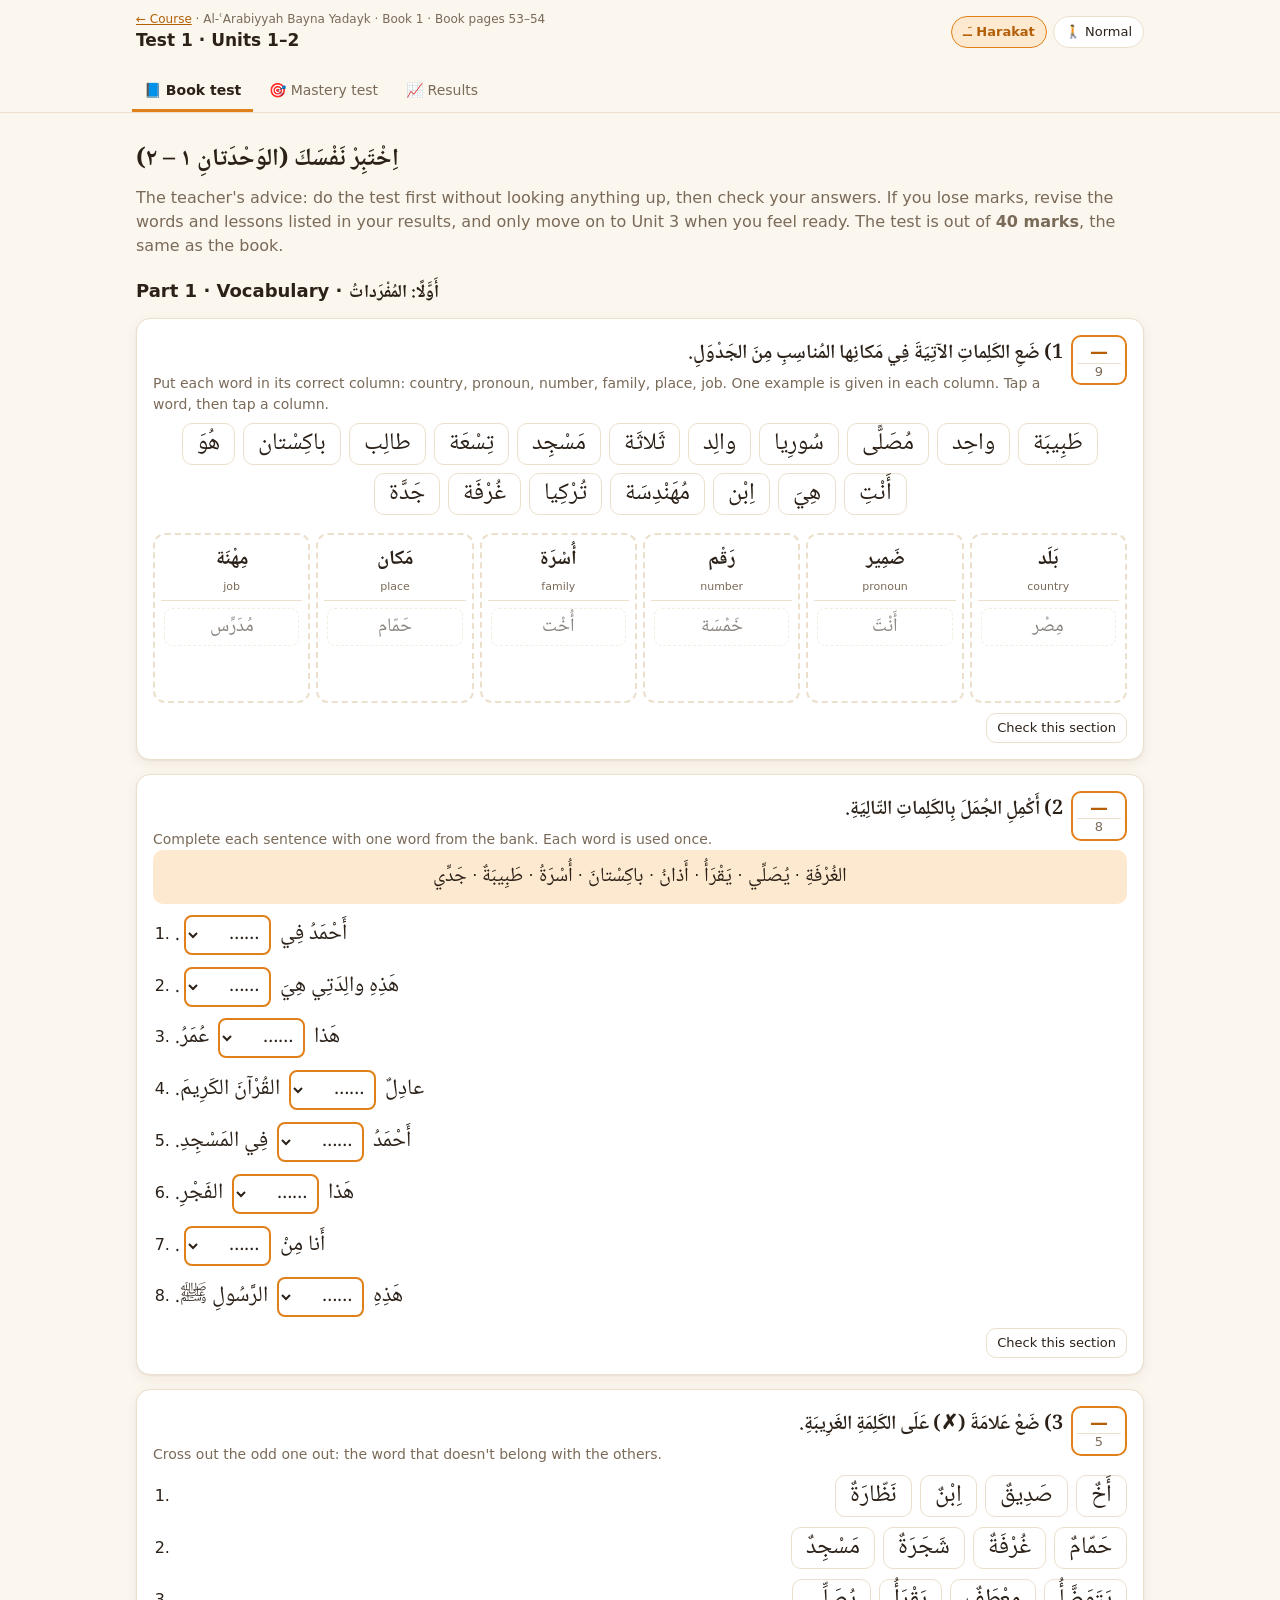
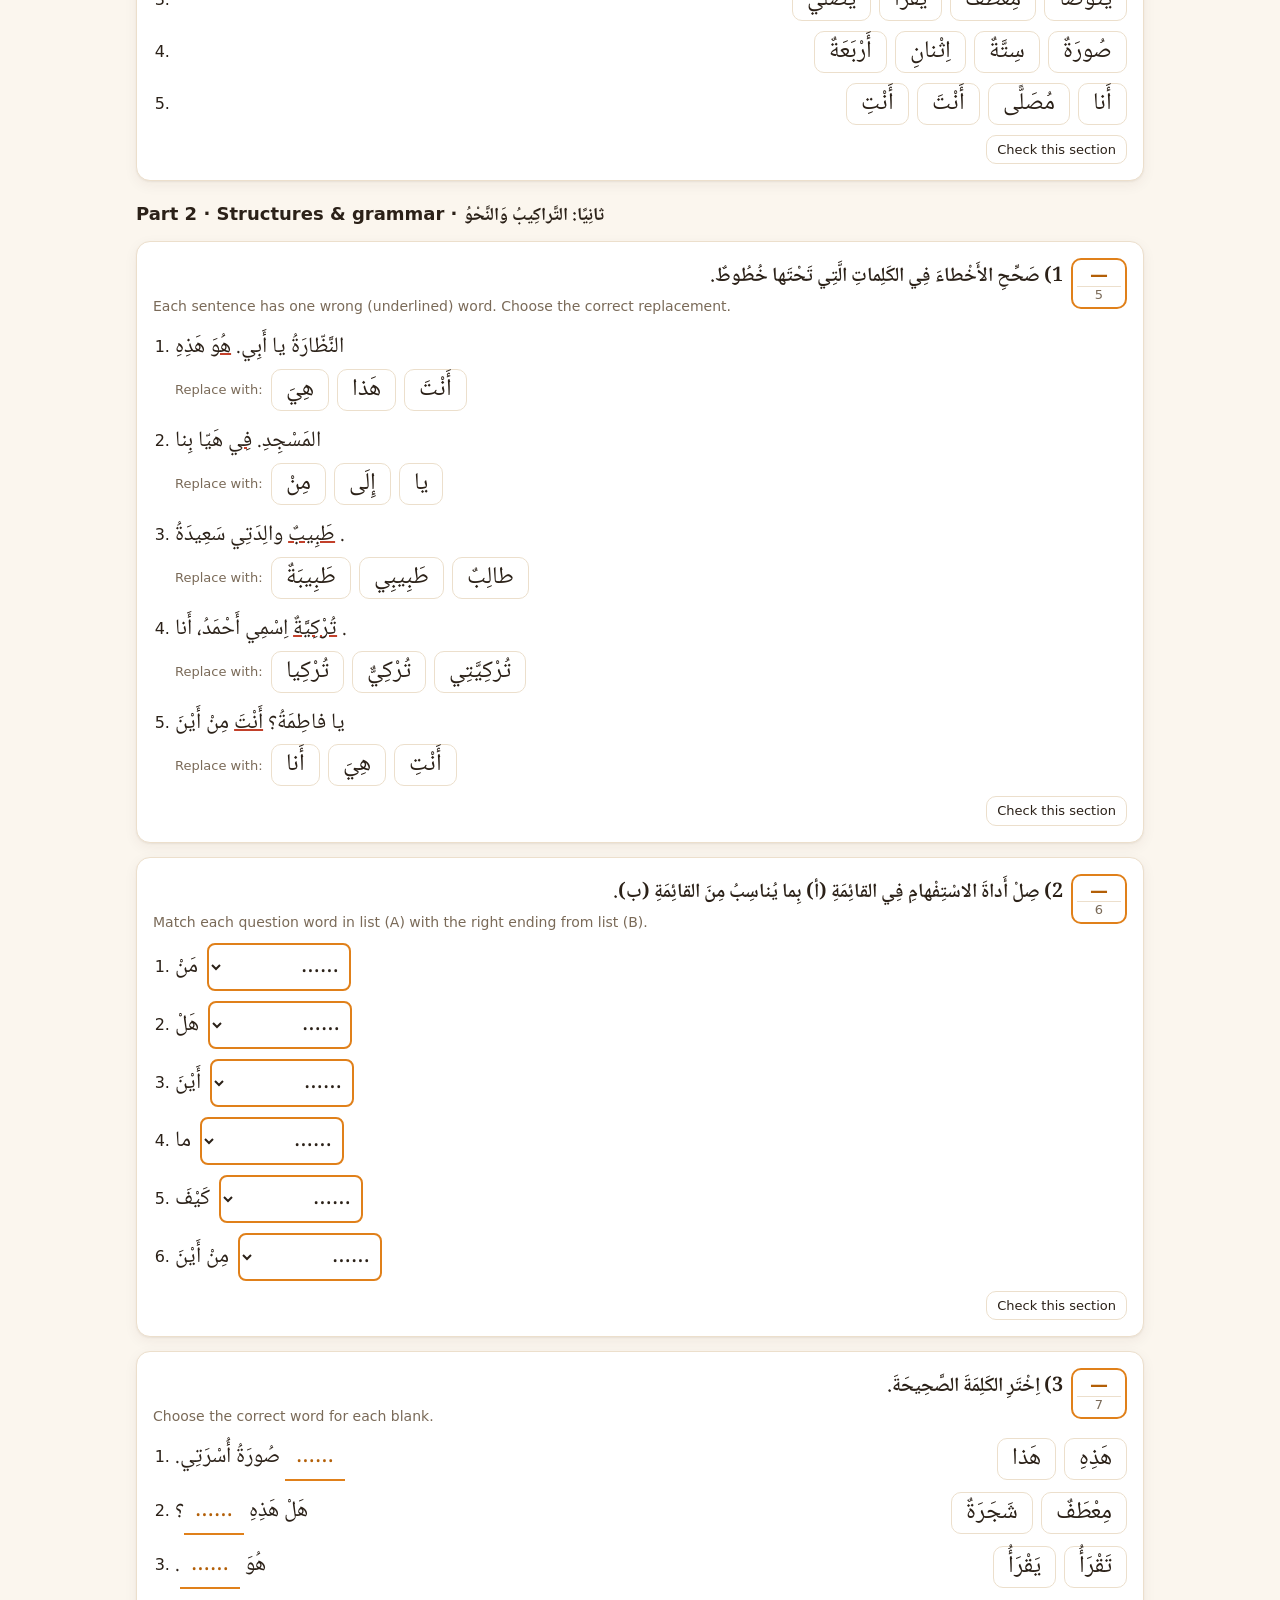
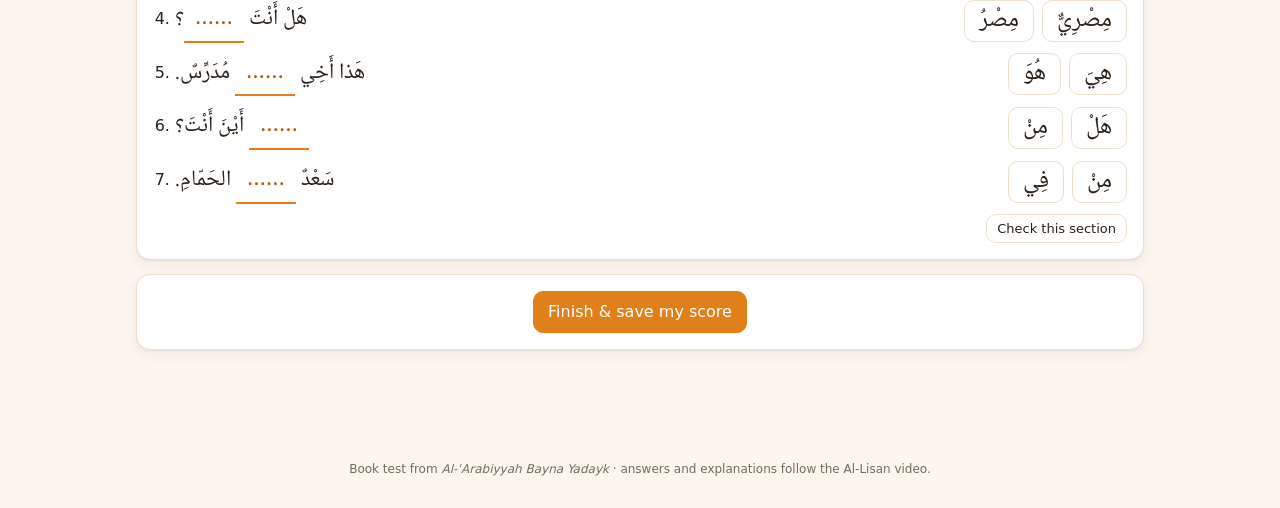
<file: docs/b1-t1.html>
<!DOCTYPE html>
<html lang="en"><head><meta charset="utf-8"><meta name="viewport" content="width=device-width,initial-scale=1">
<title>Test 1 · Units 1–2 · Arabic Book 1</title><link rel="preconnect" href="https://fonts.googleapis.com"><link rel="preconnect" href="https://fonts.gstatic.com" crossorigin><link href="https://fonts.googleapis.com/css2?family=Noto+Naskh+Arabic:wght@400;600;700&display=swap" rel="stylesheet"><style>:root{
  --bg:#fbf6ee; --panel:#ffffff; --ink:#2b2118; --muted:#7a6a58; --line:#ecdfcc;
  --accent:#e0801a; --accent-2:#b35f07; --accent-soft:#fde9cf;
  --good:#2f8a4f; --good-soft:#dff3e5; --bad:#c2402a; --bad-soft:#fbe3de;
  --m:#2f6db5; --m-soft:#e2eefb; --f:#a3407e; --f-soft:#f8e3f0;
  --radius:14px; --shadow:0 1px 2px rgba(60,40,10,.06),0 4px 14px rgba(60,40,10,.06);
  --ar:"Noto Naskh Arabic","Amiri","Traditional Arabic",serif;
  --ui:system-ui,-apple-system,"Segoe UI",Roboto,sans-serif;
}
@media (prefers-color-scheme:dark){:root{
  --bg:#1a1611; --panel:#241e17; --ink:#f3e9dc; --muted:#b4a28c; --line:#3a3027;
  --accent:#f0952f; --accent-2:#ffb35c; --accent-soft:#3b2a16;
  --good:#5cc27f; --good-soft:#1d3324; --bad:#ef7a64; --bad-soft:#3d221d;
  --m:#7fb0ef; --m-soft:#1e2b3b; --f:#e38bc0; --f-soft:#3a2032;
  --shadow:none;
}}
*{box-sizing:border-box}
html,body{margin:0;background:var(--bg);color:var(--ink);font-family:var(--ui);line-height:1.5}
button{font:inherit;color:inherit;cursor:pointer}
a{color:var(--accent-2)}
.ar{font-family:var(--ar);direction:rtl;unicode-bidi:isolate;line-height:1.9}
.tr{color:var(--muted);font-style:italic}
.en{color:var(--muted)}
body.no-tr .tr{display:none} body.no-en .en{display:none}

/* header */
header.top{position:sticky;top:0;z-index:20;background:color-mix(in srgb,var(--bg) 92%,transparent);backdrop-filter:blur(8px);border-bottom:1px solid var(--line)}
.top-inner{max-width:1040px;margin:0 auto;padding:10px 16px;display:flex;gap:12px;align-items:center;flex-wrap:wrap}
.brand{display:flex;flex-direction:column;min-width:0;flex:1}
.brand small{color:var(--muted);font-size:12px}
.brand b{font-size:17px}
.toggles{display:flex;gap:6px;flex-wrap:wrap;align-items:center}
.chip{border:1px solid var(--line);background:var(--panel);border-radius:999px;padding:5px 11px;font-size:13px;display:inline-flex;gap:6px;align-items:center}
.chip.on{background:var(--accent-soft);border-color:var(--accent);color:var(--accent-2);font-weight:600}
.progress{height:4px;background:var(--line)} .progress>div{height:100%;background:var(--accent);transition:width .4s}

nav.tabs{max-width:1040px;margin:0 auto;padding:8px 12px 0;display:flex;gap:4px;overflow-x:auto;scrollbar-width:none}
nav.tabs::-webkit-scrollbar{display:none}
nav.tabs a{flex:none;text-decoration:none;color:var(--muted);padding:8px 12px;border-radius:10px 10px 0 0;font-size:14px;border-bottom:3px solid transparent;white-space:nowrap}
nav.tabs a.active{color:var(--ink);font-weight:600;border-bottom-color:var(--accent)}
nav.tabs a .tick{color:var(--good);margin-inline-start:4px}

main{max-width:1040px;margin:0 auto;padding:18px 16px 80px}
h2{margin:6px 0 4px;font-size:24px} h3{margin:18px 0 8px;font-size:18px}
.lead{color:var(--muted);margin:0 0 16px}
.card{background:var(--panel);border:1px solid var(--line);border-radius:var(--radius);padding:16px;box-shadow:var(--shadow)}
.stack>*+*{margin-top:14px}
.grid{display:grid;gap:12px;grid-template-columns:repeat(auto-fill,minmax(210px,1fr))}
.row{display:flex;gap:8px;flex-wrap:wrap;align-items:center}
.btn{border:1px solid var(--line);background:var(--panel);padding:8px 14px;border-radius:10px;font-weight:500}
.btn:hover{border-color:var(--accent)}
.btn.primary{background:var(--accent);border-color:var(--accent);color:#fff}
.btn.primary:hover{background:var(--accent-2)}
.btn.small{padding:4px 10px;font-size:13px}
.play{border:none;background:var(--accent-soft);color:var(--accent-2);width:34px;height:34px;border-radius:50%;flex:none;display:inline-grid;place-items:center;font-size:14px}
.play:hover{background:var(--accent);color:#fff}
.play.speaking{background:var(--accent);color:#fff;animation:pulse 1s infinite}
@keyframes pulse{50%{transform:scale(1.1)}}
.banner{background:var(--accent-soft);border:1px solid var(--accent);border-radius:12px;padding:10px 14px;font-size:14px;margin-bottom:14px}
.done-btn{margin-top:22px}

/* overview */
.hero{display:grid;grid-template-columns:1fr auto;gap:16px;align-items:center}
.hero .ar.big{font-size:38px;line-height:1.6}
.goals li{margin:4px 0}
.path{display:grid;grid-template-columns:repeat(auto-fill,minmax(150px,1fr));gap:10px}
.path a{text-decoration:none;color:var(--ink)}
.path .step{padding:12px;border-radius:12px;border:1px solid var(--line);background:var(--panel);display:flex;gap:10px;align-items:center}
.path .step.done{border-color:var(--good);background:var(--good-soft)}
.path .num{width:28px;height:28px;border-radius:50%;background:var(--accent-soft);color:var(--accent-2);display:grid;place-items:center;font-weight:700;font-size:13px;flex:none}
.path .done .num{background:var(--good);color:#fff}

/* dialogue */
.dlg-head{display:flex;justify-content:space-between;gap:10px;align-items:center;flex-wrap:wrap}
.dlg-head .ar{font-size:20px}
.scene{display:flex;justify-content:center;gap:40px;margin:6px 0 4px}
.scene figure{margin:0;text-align:center;font-size:13px}
.scene figure .ar{font-size:18px}
.bubbles{display:flex;flex-direction:column;gap:10px;margin-top:10px}
.bub{display:flex;gap:10px;align-items:flex-start;max-width:88%}
.bub.right{align-self:flex-end;flex-direction:row-reverse}
.bub .av{flex:none}
.bub .body{background:var(--bg);border:1px solid var(--line);border-radius:14px;padding:8px 12px;cursor:pointer;transition:background .2s}
.bub.right .body{text-align:right}
.bub .who{font-size:12px;color:var(--muted)}
.bub .ar.line{font-size:22px;display:block}
.bub.active .body{background:var(--accent-soft);border-color:var(--accent)}
.bub.m .who{color:var(--m)} .bub.f .who{color:var(--f)}
.hidetext .bub .ar.line{filter:blur(7px)} .hidetext .bub.revealed .ar.line{filter:none}
.shadow-cue{font-size:13px;color:var(--accent-2);font-weight:600;min-height:20px}

/* family tree */
.ftree{margin:12px 0;padding:12px;border-radius:12px;background:var(--bg);border:1px dashed var(--accent);text-align:center}
.ftree .label{font-size:12px;text-transform:uppercase;letter-spacing:.06em;color:var(--accent-2);font-weight:700;margin-bottom:8px}
.flevel{display:flex;flex-wrap:wrap;gap:8px;justify-content:center;direction:rtl}
.fline{width:2px;height:16px;background:var(--accent);margin:4px auto}
.fnode{border:2px solid var(--line);background:var(--panel);border-radius:12px;padding:4px 12px;display:flex;flex-direction:column;align-items:center;line-height:1.3}
.fnode .ar{font-size:20px}
.fnode small{color:var(--muted);font-size:11px;direction:ltr}
.fnode.m{border-color:var(--m)} .fnode.f{border-color:var(--f)}
.fnode.me{background:var(--accent-soft);border-color:var(--accent);font-weight:700}

/* vocab */
.filters{display:flex;gap:6px;flex-wrap:wrap;margin-bottom:12px}
.vcard{display:flex;flex-direction:column;gap:2px;position:relative}
.vcard .pic{font-size:30px;line-height:1.2}
.vcard .ar{font-size:26px}
.vcard .play{position:absolute;top:12px;left:12px}
.vcard .box{position:absolute;top:14px;right:14px;font-size:11px;color:var(--muted)}
.tag{display:inline-block;font-size:11px;background:var(--accent-soft);color:var(--accent-2);border-radius:6px;padding:1px 6px;margin-top:4px;width:max-content}

.flash-wrap{max-width:440px;margin:0 auto;text-align:center}
.flash{perspective:1000px;height:260px;cursor:pointer;margin:10px 0}
.flash-inner{position:relative;width:100%;height:100%;transition:transform .5s;transform-style:preserve-3d}
.flash.flipped .flash-inner{transform:rotateY(180deg)}
.flash .face{position:absolute;inset:0;backface-visibility:hidden;display:flex;flex-direction:column;align-items:center;justify-content:center;gap:6px;border-radius:18px;border:1px solid var(--line);background:var(--panel);box-shadow:var(--shadow);padding:16px}
.flash .back{transform:rotateY(180deg);background:var(--accent-soft)}
.flash .ar{font-size:40px}
.flash .pic{font-size:48px}

/* grammar */
.gblock h3{margin-top:0}
.gblock p{margin:8px 0}
.gblock .ar, .gblock b .ar{font-size:1.15em}
table.g{border-collapse:collapse;width:100%;margin-top:10px}
table.g td,table.g th{border-bottom:1px solid var(--line);padding:8px;text-align:left}
table.g td.ar{font-size:24px;text-align:right}
.widget{margin-top:14px;padding:14px;border-radius:12px;background:var(--bg);border:1px dashed var(--accent)}
.widget .label{font-size:12px;text-transform:uppercase;letter-spacing:.06em;color:var(--accent-2);font-weight:700;margin-bottom:8px}
.result{font-size:46px;text-align:center;margin:8px 0;min-height:80px}
.sfx{color:var(--accent-2)}
.sfx.m{color:var(--m)} .sfx.f{color:var(--f)}
.ncard{border:1px solid var(--line);background:var(--panel);border-radius:12px;padding:10px;text-align:center;cursor:pointer;user-select:none}
.ncard .flag{font-size:30px}
.ncard .ar{font-size:26px;display:block}
.ncard .stage{font-size:11px;color:var(--muted)}

/* sounds */
.letter{display:flex;gap:14px}
.letter .glyph{font-family:var(--ar);font-size:64px;line-height:1;width:80px;height:80px;display:grid;place-items:center;border-radius:16px;background:var(--accent-soft);color:var(--accent-2);flex:none;cursor:pointer}
.ex{display:inline-flex;gap:6px;align-items:center;border:1px solid var(--line);border-radius:999px;padding:2px 4px 2px 12px;margin:3px;cursor:pointer;background:var(--panel)}
.ex .ar{font-size:20px}
.pair{display:grid;grid-template-columns:1fr auto 1fr;gap:10px;align-items:center}
.pair .side{text-align:center;padding:10px;border:1px solid var(--line);border-radius:12px;cursor:pointer;background:var(--panel)}
.pair .side .ar{font-size:30px;display:block}
.vs{color:var(--muted);font-size:12px;text-align:center}

/* quiz */
.quiz{max-width:640px;margin:0 auto}
.qhead{display:flex;justify-content:space-between;color:var(--muted);font-size:13px;margin-bottom:8px}
.qbar{height:6px;border-radius:6px;background:var(--line);overflow:hidden;margin-bottom:14px}.qbar>div{height:100%;background:var(--accent);transition:width .3s}
.qtext{font-size:18px;font-weight:600;margin-bottom:10px}
.qsentence{font-size:30px;text-align:center;margin:10px 0}
.qsentence .blank{display:inline-block;min-width:70px;border-bottom:3px solid var(--accent);color:var(--accent-2)}
.opts{display:grid;gap:8px}
.opt{text-align:start;border:2px solid var(--line);background:var(--panel);border-radius:12px;padding:10px 14px;font-size:16px}
.opt .ar{font-size:24px}
.opt:hover:not(:disabled){border-color:var(--accent)}
.opt.correct{border-color:var(--good);background:var(--good-soft)}
.opt.wrong{border-color:var(--bad);background:var(--bad-soft)}
.feedback{margin-top:12px;padding:10px 14px;border-radius:12px;font-size:15px}
.feedback.good{background:var(--good-soft);color:var(--good)} .feedback.bad{background:var(--bad-soft);color:var(--bad)}
.feedback .ex-text{color:var(--ink);display:block;margin-top:4px}
.tiles{display:flex;flex-wrap:wrap;gap:8px;justify-content:center;direction:rtl;min-height:56px;padding:8px;border-radius:12px}
.tiles.answer{border:2px dashed var(--line);margin-bottom:8px}
.tile{font-family:var(--ar);font-size:24px;border:1px solid var(--line);background:var(--panel);border-radius:10px;padding:2px 14px}
.big-play{width:72px;height:72px;font-size:28px;margin:6px auto 14px;display:grid}
.score{font-size:48px;font-weight:800;text-align:center;color:var(--accent-2)}
.match{display:grid;grid-template-columns:1fr 1fr;gap:8px}
.match .mi{border:2px solid var(--line);background:var(--panel);border-radius:10px;padding:8px;text-align:center;min-height:52px}
.match .mi .ar{font-size:22px}
.match .mi.sel{border-color:var(--accent);background:var(--accent-soft)}
.match .mi.ok{border-color:var(--good);background:var(--good-soft);opacity:.55}
.match .mi.no{border-color:var(--bad);background:var(--bad-soft)}

/* speak */
.rp{display:flex;flex-direction:column;gap:10px}
.rec{display:flex;gap:8px;align-items:center;flex-wrap:wrap}
.rec .dot{width:10px;height:10px;border-radius:50%;background:var(--bad);animation:pulse 1s infinite}
.tipcard{display:flex;gap:12px}
.tipcard .ic{font-size:28px;flex:none}
.tipcard .ar{font-size:1.15em}
.muted{color:var(--muted)}
footer{text-align:center;color:var(--muted);font-size:12px;padding:30px 16px}

/* tests */
.sortgrid{display:grid;grid-template-columns:repeat(6,1fr);gap:6px;direction:rtl;margin-top:10px}
.scol{border:2px dashed var(--line);border-radius:12px;padding:6px;min-height:170px;display:flex;flex-direction:column;gap:4px;cursor:pointer}
.scol:hover{border-color:var(--accent)}
.shead{text-align:center;border-bottom:1px solid var(--line);padding-bottom:4px;display:flex;flex-direction:column}
.shead .ar{font-size:20px;font-weight:700} .shead small{color:var(--muted);font-size:11px}
.sitem{border:1px solid var(--line);background:var(--panel);border-radius:8px;padding:0 6px;text-align:center;display:flex;flex-direction:column}
.sitem .ar{font-size:19px} .sitem small{font-size:10px;color:var(--bad);direction:ltr}
.sitem.ex{opacity:.55;border-style:dashed}
.tile.sel{border-color:var(--accent);background:var(--accent-soft)}
.tile.x{border-color:var(--bad);background:var(--bad-soft);text-decoration:line-through}
.tile.ok,.sitem.ok{border-color:var(--good);background:var(--good-soft)}
.tile.no,.sitem.no{border-color:var(--bad);background:var(--bad-soft)}
.titems{padding-inline-start:22px;margin:6px 0} .titems li{margin:10px 0}
.qsent .ar{font-size:22px}
.qsent select{font-family:var(--ar);font-size:18px;padding:2px 6px;border-radius:8px;border:2px solid var(--accent);background:var(--panel);color:var(--ink);margin:0 4px}
.qsent select.ok{border-color:var(--good);background:var(--good-soft)} .qsent select.no{border-color:var(--bad);background:var(--bad-soft)}
.blank{display:inline-block;min-width:60px;border-bottom:2px solid var(--accent);color:var(--accent-2);text-align:center}
.wrongw{text-decoration-color:var(--bad);text-decoration-thickness:2px}
.bank{background:var(--accent-soft);border-radius:10px;padding:8px 12px;text-align:center;direction:rtl}
.bank .ar{font-size:20px}
.fb{font-size:14px;margin-top:2px}
.markbox{border:2px solid var(--accent);border-radius:10px;min-width:56px;text-align:center;display:flex;flex-direction:column;line-height:1.2;padding:4px}
.markbox .got{font-weight:800;font-size:18px;color:var(--accent-2);border-bottom:1px solid var(--line)} .markbox .of{font-size:13px;color:var(--muted)}
.tsec.full{border-color:var(--good)} .tsec.part{border-color:var(--accent)}
.test-link .n{font-size:22px}
@media (max-width:700px){.sortgrid{grid-template-columns:repeat(3,1fr)}}

/* index */
.book{margin-top:22px}
.lesson-link{display:flex;gap:14px;align-items:center;text-decoration:none;color:var(--ink)}
.lesson-link .n{font-size:22px;font-weight:800;color:var(--accent-2);width:44px;text-align:center}
.lesson-link .ar{font-size:20px}
.soon{opacity:.5}
@media (max-width:600px){
  .hero{grid-template-columns:1fr}
  .bub{max-width:100%}
  .bub .ar.line{font-size:20px}
  .flash{height:230px}
}
</style></head>
<body><script>window.LESSONS=[];window.COURSE_HOME="index.html";</script><script>// Book 1 · Video 1 — Unit 1 (التحية والتعارف), book lessons 1–2
// Source: Al-ʿArabiyyah Bayna Yadayk Book 1 + Al-Lisan video commentary (lesson 1 transcript)
LESSONS.push({
  id: "b1-01",
  book: 1,
  num: 1,
  unit: "الوَحْدَةُ الأُولَى · التَّحِيَّةُ وَالتَّعارُف",
  unitEn: "Unit 1 · Greetings & Getting to Know Each Other",
  title: "Greetings, Names & Nationalities",
  titleAr: "التَّحِيَّةُ وَالتَّعارُف",
  covers: "Book pages 2–5 · Dialogue 1 (a, b) & Dialogue 2 (a, b)",
  video: "https://www.youtube.com/playlist?list=PLDS9YrkKMtPR4-S3ih8wad7oXMyrdEdXY",
  goals: [
    "Greet someone and reply to a greeting",
    "Ask someone's name and say your own",
    "Ask “how are you?” — to a man and to a woman",
    "Ask where someone is from and say your nationality",
    "Ask yes / no questions with هَلْ"
  ],

  dialogues: [
    {
      id: "d1a", title: "Dialogue 1 (a)", titleAr: "الحِوارُ الأَوَّلُ (أ)",
      note: "Two men meet: Khālid and Khalīl.",
      people: { "خالِد": "m1", "خَلِيل": "m2" },
      lines: [
        ["خالِد", "السَّلامُ عَلَيْكُمْ.", "as-salāmu ʿalaykum.", "Peace be upon you."],
        ["خَلِيل", "وَعَلَيْكُمُ السَّلامُ.", "wa ʿalaykumu s-salām.", "And upon you be peace."],
        ["خالِد", "اِسْمِي خالِدٌ. ما اسْمُكَ؟", "ismī Khālid. mā smuka?", "My name is Khālid. What is your name? (to a male)"],
        ["خَلِيل", "اِسْمِي خَلِيلٌ.", "ismī Khalīl.", "My name is Khalīl."],
        ["خالِد", "كَيْفَ حالُكَ؟", "kayfa ḥāluka?", "How are you? (to a male)"],
        ["خَلِيل", "بِخَيْرٍ، وَالحَمْدُ لِلّٰهِ. وَكَيْفَ حالُكَ أَنْتَ؟", "bi-khayr, wa l-ḥamdu lillāh. wa kayfa ḥāluka anta?", "Fine, praise be to God. And how are you?"],
        ["خالِد", "بِخَيْرٍ، وَالحَمْدُ لِلّٰهِ.", "bi-khayr, wa l-ḥamdu lillāh.", "Fine, praise be to God."]
      ]
    },
    {
      id: "d1b", title: "Dialogue 1 (b)", titleAr: "الحِوارُ الأَوَّلُ (ب)",
      note: "The same conversation between two women: Khawla and Khadīja. Watch the endings change to ـكِ.",
      people: { "خَوْلَة": "f1", "خَدِيجَة": "f2" },
      lines: [
        ["خَوْلَة", "السَّلامُ عَلَيْكُمْ.", "as-salāmu ʿalaykum.", "Peace be upon you."],
        ["خَدِيجَة", "وَعَلَيْكُمُ السَّلامُ.", "wa ʿalaykumu s-salām.", "And upon you be peace."],
        ["خَوْلَة", "اِسْمِي خَوْلَةُ. ما اسْمُكِ؟", "ismī Khawla. mā smuki?", "My name is Khawla. What is your name? (to a female)"],
        ["خَدِيجَة", "اِسْمِي خَدِيجَةُ.", "ismī Khadīja.", "My name is Khadīja."],
        ["خَوْلَة", "كَيْفَ حالُكِ؟", "kayfa ḥāluki?", "How are you? (to a female)"],
        ["خَدِيجَة", "بِخَيْرٍ، وَالحَمْدُ لِلّٰهِ. وَكَيْفَ حالُكِ أَنْتِ؟", "bi-khayr, wa l-ḥamdu lillāh. wa kayfa ḥāluki anti?", "Fine, praise be to God. And how are you?"],
        ["خَوْلَة", "بِخَيْرٍ، وَالحَمْدُ لِلّٰهِ.", "bi-khayr, wa l-ḥamdu lillāh.", "Fine, praise be to God."]
      ]
    },
    {
      id: "d2a", title: "Dialogue 2 (a)", titleAr: "الحِوارُ الثّانِي (أ)",
      note: "Muḥammad and Sharīf talk about where they are from.",
      people: { "مُحَمَّد": "m3", "شَرِيف": "m4" },
      lines: [
        ["مُحَمَّد", "السَّلامُ عَلَيْكُمْ.", "as-salāmu ʿalaykum.", "Peace be upon you."],
        ["شَرِيف", "وَعَلَيْكُمُ السَّلامُ.", "wa ʿalaykumu s-salām.", "And upon you be peace."],
        ["مُحَمَّد", "مِنْ أَيْنَ أَنْتَ؟", "min ayna anta?", "Where are you from? (to a male)"],
        ["شَرِيف", "أَنا مِنْ باكِسْتانَ.", "anā min Pākistān.", "I am from Pakistan."],
        ["مُحَمَّد", "هَلْ أَنْتَ باكِسْتانِيٌّ؟", "hal anta pākistāniyy?", "Are you Pakistani?"],
        ["شَرِيف", "نَعَمْ، أَنا باكِسْتانِيٌّ. وَما جِنْسِيَّتُكَ أَنْتَ؟", "naʿam, anā pākistāniyy. wa mā jinsiyyatuka anta?", "Yes, I am Pakistani. And what is your nationality?"],
        ["مُحَمَّد", "أَنا تُرْكِيٌّ. أَنا مِنْ تُرْكِيا.", "anā turkiyy. anā min Turkiyā.", "I am Turkish. I am from Turkey."],
        ["شَرِيف", "أَهْلًا وَسَهْلًا.", "ahlan wa sahlan.", "Welcome! / Nice to meet you."]
      ]
    },
    {
      id: "d2b", title: "Dialogue 2 (b)", titleAr: "الحِوارُ الثّانِي (ب)",
      note: "Maryam and Zaynab — the feminine version. Notice أَنْتِ and the ة on the nationality.",
      people: { "مَرْيَم": "f3", "زَيْنَب": "f4" },
      lines: [
        ["مَرْيَم", "السَّلامُ عَلَيْكُمْ.", "as-salāmu ʿalaykum.", "Peace be upon you."],
        ["زَيْنَب", "وَعَلَيْكُمُ السَّلامُ.", "wa ʿalaykumu s-salām.", "And upon you be peace."],
        ["مَرْيَم", "مِنْ أَيْنَ أَنْتِ؟", "min ayna anti?", "Where are you from? (to a female)"],
        ["زَيْنَب", "أَنا مِنْ مِصْرَ.", "anā min Miṣr.", "I am from Egypt."],
        ["مَرْيَم", "هَلْ أَنْتِ مِصْرِيَّةٌ؟", "hal anti miṣriyya?", "Are you Egyptian? (female)"],
        ["زَيْنَب", "نَعَمْ، أَنا مِصْرِيَّةٌ. وَما جِنْسِيَّتُكِ أَنْتِ؟", "naʿam, anā miṣriyya. wa mā jinsiyyatuki anti?", "Yes, I am Egyptian. And what is your nationality?"],
        ["مَرْيَم", "أَنا سُورِيَّةٌ. أَنا مِنْ سُورِيا.", "anā sūriyya. anā min Sūriyā.", "I am Syrian. I am from Syria."],
        ["زَيْنَب", "أَهْلًا وَسَهْلًا.", "ahlan wa sahlan.", "Welcome! / Nice to meet you."]
      ]
    }
  ],

  // pic: emoji or flag; cat used for grouping
  vocab: [
    { ar: "السَّلامُ عَلَيْكُمْ", tr: "as-salāmu ʿalaykum", en: "peace be upon you (hello)", pic: "👋", cat: "Phrases" },
    { ar: "وَعَلَيْكُمُ السَّلامُ", tr: "wa ʿalaykumu s-salām", en: "and upon you be peace (reply)", pic: "🤝", cat: "Phrases" },
    { ar: "كَيْفَ حالُكَ؟", tr: "kayfa ḥāluka?", en: "how are you? (to a male)", pic: "🙂", cat: "Phrases" },
    { ar: "كَيْفَ حالُكِ؟", tr: "kayfa ḥāluki?", en: "how are you? (to a female)", pic: "🙂", cat: "Phrases" },
    { ar: "بِخَيْرٍ", tr: "bi-khayr", en: "fine / in good condition", pic: "👍", cat: "Phrases" },
    { ar: "الحَمْدُ لِلّٰهِ", tr: "al-ḥamdu lillāh", en: "praise be to God", pic: "🤲", cat: "Phrases" },
    { ar: "أَهْلًا وَسَهْلًا", tr: "ahlan wa sahlan", en: "welcome / nice to meet you", pic: "🏡", cat: "Phrases" },
    { ar: "مَرْحَبًا", tr: "marḥaban", en: "hello / welcome", pic: "😊", cat: "Phrases", extra: true },

    { ar: "أَنا", tr: "anā", en: "I (male or female)", pic: "🙋", cat: "Pronouns" },
    { ar: "أَنْتَ", tr: "anta", en: "you (to a male)", pic: "👉👨", cat: "Pronouns" },
    { ar: "أَنْتِ", tr: "anti", en: "you (to a female)", pic: "👉👩", cat: "Pronouns" },

    { ar: "ما", tr: "mā", en: "what?", pic: "❓", cat: "Questions" },
    { ar: "كَيْفَ", tr: "kayfa", en: "how?", pic: "❔", cat: "Questions" },
    { ar: "أَيْنَ", tr: "ayna", en: "where?", pic: "📍", cat: "Questions" },
    { ar: "مِنْ أَيْنَ", tr: "min ayna", en: "from where?", pic: "🧭", cat: "Questions" },
    { ar: "هَلْ", tr: "hal", en: "(starts a yes/no question)", pic: "⁉️", cat: "Questions" },
    { ar: "نَعَمْ", tr: "naʿam", en: "yes", pic: "✅", cat: "Questions" },
    { ar: "لا", tr: "lā", en: "no", pic: "❌", cat: "Questions" },

    { ar: "اِسْمٌ", tr: "ism", en: "name", pic: "🏷️", cat: "Words" },
    { ar: "اِسْمِي", tr: "ismī", en: "my name", pic: "🏷️", cat: "Words" },
    { ar: "حالٌ", tr: "ḥāl", en: "condition, state", pic: "🌡️", cat: "Words" },
    { ar: "مِنْ", tr: "min", en: "from", pic: "➡️", cat: "Words" },
    { ar: "جِنْسِيَّةٌ", tr: "jinsiyya", en: "nationality", pic: "🛂", cat: "Words" },
    { ar: "كِتابٌ", tr: "kitāb", en: "book", pic: "📕", cat: "Words", extra: true },
    { ar: "هاتِفٌ", tr: "hātif", en: "phone", pic: "📱", cat: "Words", extra: true },
    { ar: "قَلَمٌ", tr: "qalam", en: "pen", pic: "🖊️", cat: "Words", extra: true },

    { ar: "باكِسْتانُ", tr: "Pākistān", en: "Pakistan", pic: "🇵🇰", cat: "Countries" },
    { ar: "تُرْكِيا", tr: "Turkiyā", en: "Turkey", pic: "🇹🇷", cat: "Countries" },
    { ar: "مِصْرُ", tr: "Miṣr", en: "Egypt", pic: "🇪🇬", cat: "Countries" },
    { ar: "سُورِيا", tr: "Sūriyā", en: "Syria", pic: "🇸🇾", cat: "Countries" },
    { ar: "باكِسْتانِيٌّ", tr: "pākistāniyy", en: "Pakistani (m)", pic: "🇵🇰👨", cat: "Nationalities" },
    { ar: "تُرْكِيٌّ", tr: "turkiyy", en: "Turkish (m)", pic: "🇹🇷👨", cat: "Nationalities" },
    { ar: "مِصْرِيَّةٌ", tr: "miṣriyya", en: "Egyptian (f)", pic: "🇪🇬👩", cat: "Nationalities" },
    { ar: "سُورِيَّةٌ", tr: "sūriyya", en: "Syrian (f)", pic: "🇸🇾👩", cat: "Nationalities" }
  ],

  grammar: [
    {
      id: "g-pron",
      title: "I and you: أَنا · أَنْتَ · أَنْتِ",
      body: [
        "<b>أَنا</b> (anā) means <i>I</i>. The same word works for a man or a woman.",
        "<b>أَنْتَ</b> (anta) means <i>you</i> when you speak to a <b>male</b>. <b>أَنْتِ</b> (anti) means <i>you</i> when you speak to a <b>female</b>. Only the last vowel changes: <b>a</b> for male, <b>i</b> for female.",
        "The rule from the video: <b>the person you are talking to decides the form, not your own gender.</b> If you are speaking to a woman, always use the feminine form."
      ],
      table: { head: ["", "Arabic", "Say it", "Meaning"], rows: [
        ["🙋", "أَنا", "anā", "I"],
        ["👉👨", "أَنْتَ", "anta", "you (m)"],
        ["👉👩", "أَنْتِ", "anti", "you (f)"]
      ]}
    },
    {
      id: "g-suffix",
      title: "Possessive endings: ـي · ـكَ · ـكِ",
      body: [
        "Arabic has no separate words for <i>my</i> or <i>your</i>. You attach a short ending to the noun:",
        "<b>ـي</b> (-ī) = <i>my</i> &nbsp;·&nbsp; <b>ـكَ</b> (-ka) = <i>your</i>, to a male &nbsp;·&nbsp; <b>ـكِ</b> (-ki) = <i>your</i>, to a female",
        "So اِسْم (name) becomes <b>اِسْمِي</b> (my name), <b>اِسْمُكَ</b> (your name, to a male), <b>اِسْمُكِ</b> (your name, to a female). And حال (condition) becomes <b>حالُكَ / حالُكِ</b>. That is how كَيْفَ حالُكَ؟ is built."
      ],
      widget: {
        type: "suffix",
        nouns: [
          { base: "اِسْم", tr: "ism", en: "name", forms: { my: ["اِسْمِي","ismī"], m: ["اِسْمُكَ","ismuka"], f: ["اِسْمُكِ","ismuki"] } },
          { base: "حال", tr: "ḥāl", en: "condition", forms: { my: ["حالِي","ḥālī"], m: ["حالُكَ","ḥāluka"], f: ["حالُكِ","ḥāluki"] } },
          { base: "كِتاب", tr: "kitāb", en: "book", forms: { my: ["كِتابِي","kitābī"], m: ["كِتابُكَ","kitābuka"], f: ["كِتابُكِ","kitābuki"] } },
          { base: "هاتِف", tr: "hātif", en: "phone", forms: { my: ["هاتِفِي","hātifī"], m: ["هاتِفُكَ","hātifuka"], f: ["هاتِفُكِ","hātifuki"] } },
          { base: "قَلَم", tr: "qalam", en: "pen", forms: { my: ["قَلَمِي","qalamī"], m: ["قَلَمُكَ","qalamuka"], f: ["قَلَمُكِ","qalamuki"] } }
        ]
      }
    },
    {
      id: "g-q",
      title: "Question words: ما · كَيْفَ · أَيْنَ · هَلْ",
      body: [
        "<b>ما</b> = what? → ما اسْمُكَ؟ <i>What is your name?</i>",
        "<b>كَيْفَ</b> = how? → كَيْفَ حالُكَ؟ Word for word this is <i>How is your condition?</i>, but it is the everyday way to say <i>How are you?</i>",
        "<b>أَيْنَ</b> = where? and <b>مِنْ</b> = from, so <b>مِنْ أَيْنَ</b> = from where? → مِنْ أَيْنَ أَنْتَ؟ <i>Where are you from?</i>",
        "<b>هَلْ</b> has <u>no translation</u>. It goes at the start of a sentence to turn it into a yes/no question: أَنْتَ باكِسْتانِيٌّ (You are Pakistani) → <b>هَلْ</b> أَنْتَ باكِسْتانِيٌّ؟ (Are you Pakistani?). The answer is <b>نَعَمْ</b> (yes) or <b>لا</b> (no)."
      ]
    },
    {
      id: "g-nisba",
      title: "Nationality endings: ـيّ and ـيَّة",
      body: [
        "Add <b>ـيّ</b> (a yāʾ with a <b>shadda</b> ـّ) to a country name and it becomes an adjective: مِصْر (Egypt) → <b>مِصْرِيّ</b> (Egyptian).",
        "If the country name ends in a long ا (like تُرْكِيا or سُورِيا), drop the ا first: تُرْكِيا → <b>تُرْكِيّ</b>.",
        "For a <b>female</b>, add the <b>tāʾ marbūṭa ة</b>. The video describes it as a \"hat with two dots\": مِصْرِيّ → <b>مِصْرِيَّة</b>. The ة is the usual sign that a word is feminine.",
        "⚠️ <b>Don't mix up the two yāʾs.</b> The ـي in اِسْمِي is the pronoun <i>my</i> and has no shadda. The ـيّ in مِصْرِيّ has a shadda and makes a nationality adjective."
      ],
      widget: {
        type: "nisba",
        items: [
          { flag: "🇵🇰", c: ["باكِسْتان","Pākistān","Pakistan"], m: ["باكِسْتانِيّ","pākistāniyy","Pakistani"], f: ["باكِسْتانِيَّة","pākistāniyya"] },
          { flag: "🇹🇷", c: ["تُرْكِيا","Turkiyā","Turkey"], m: ["تُرْكِيّ","turkiyy","Turkish"], f: ["تُرْكِيَّة","turkiyya"] },
          { flag: "🇪🇬", c: ["مِصْر","Miṣr","Egypt"], m: ["مِصْرِيّ","miṣriyy","Egyptian"], f: ["مِصْرِيَّة","miṣriyya"] },
          { flag: "🇸🇾", c: ["سُورِيا","Sūriyā","Syria"], m: ["سُورِيّ","sūriyy","Syrian"], f: ["سُورِيَّة","sūriyya"] },
          { flag: "🇺🇸", c: ["أَمْرِيكا","Amrīkā","America"], m: ["أَمْرِيكِيّ","amrīkiyy","American"], f: ["أَمْرِيكِيَّة","amrīkiyya"] },
          { flag: "🇨🇦", c: ["كَنَدا","Kanadā","Canada"], m: ["كَنَدِيّ","kanadiyy","Canadian"], f: ["كَنَدِيَّة","kanadiyya"] },
          { flag: "🇬🇧", c: ["بِرِيطانْيا","Brīṭānyā","Britain"], m: ["بِرِيطانِيّ","brīṭāniyy","British"], f: ["بِرِيطانِيَّة","brīṭāniyya"] },
          { flag: "🇫🇷", c: ["فَرَنْسا","Faransā","France"], m: ["فَرَنْسِيّ","faransiyy","French"], f: ["فَرَنْسِيَّة","faransiyya"] },
          { flag: "🇳🇬", c: ["نَيْجِيرِيا","Naygīriyā","Nigeria"], m: ["نَيْجِيرِيّ","naygīriyy","Nigerian"], f: ["نَيْجِيرِيَّة","naygīriyya"], bonus: true }
        ]
      }
    }
  ],

  sounds: {
    intro: "This lesson's names and phrases use several sounds that English doesn't have. Tap each one, listen, and repeat. Use the slow speed first.",
    letters: [
      { l: "خ", name: "khāʾ", tip: "A rough sound from the back of the throat, like the ch in Scottish “loch” or German “Bach”.", ex: ["خالِد","خَلِيل","خَوْلَة","خَدِيجَة","بِخَيْرٍ"] },
      { l: "ح", name: "ḥāʾ", tip: "A strong, breathy h from the middle of the throat with no scraping. Imagine fogging up a mirror, but tighter.", ex: ["حالُكَ","الحَمْدُ","مُحَمَّد"] },
      { l: "ه", name: "hāʾ", tip: "A light English h, as in “hat”.", ex: ["هَلْ","أَهْلًا","هاتِف"] },
      { l: "ع", name: "ʿayn", tip: "Squeeze the throat muscles, as if starting to gag, and add a voiced vowel. English has nothing like it, so copy the audio.", ex: ["عَلَيْكُمْ","نَعَمْ"] },
      { l: "ص", name: "ṣād", tip: "A heavy s. Pull your tongue back and lower your jaw so the vowels around it sound deeper.", ex: ["مِصْر","مِصْرِيَّة"] },
      { l: "ق", name: "qāf", tip: "A k pronounced much further back, at the uvula.", ex: ["قَلَم"] },
      { l: "ة", name: "tāʾ marbūṭa", tip: "The feminine ending. At the end of a phrase it sounds like a soft “-a”. When the word carries its case ending, it sounds like “-t”: مِصْرِيَّةٌ = miṣriyyatun.", ex: ["خَوْلَة","جِنْسِيَّة","سُورِيَّة"] }
    ],
    pairs: [
      { a: ["حال","ḥāl","condition"], b: ["خال","khāl","maternal uncle"], note: "ح vs خ" },
      { a: ["هَلْ","hal","(yes/no question)"], b: ["حَلّ","ḥall","solution"], note: "ه vs ح" },
      { a: ["أَنْتَ","anta","you (m)"], b: ["أَنْتِ","anti","you (f)"], note: "a vs i at the end" },
      { a: ["اِسْمُكَ","ismuka","your name (m)"], b: ["اِسْمُكِ","ismuki","your name (f)"], note: "-ka vs -ki" },
      { a: ["مِصْرِيّ","miṣriyy","Egyptian (m)"], b: ["مِصْرِيَّة","miṣriyya","Egyptian (f)"], note: "ـيّ vs ـيَّة" }
    ]
  },

  tips: [
    { icon: "⏸️", t: "Pause and repeat", d: "The teacher's main method: read every line aloud right after you hear it. In this app, press 🔁 Shadow on any dialogue. It plays one line, waits for you to repeat, then plays the next." },
    { icon: "🎯", t: "The listener decides the form", d: "When you speak to a woman, use ـكِ and أَنْتِ, whatever your own gender. When you speak to a man, use ـكَ and أَنْتَ." },
    { icon: "🌡️", t: "كَيْفَ حالُكَ is literally “how is your condition?”", d: "حال means state or condition. The normal reply is بِخَيْرٍ وَالحَمْدُ لِلّٰهِ, “in good condition, praise God”." },
    { icon: "⁉️", t: "هَلْ has no meaning of its own", d: "Put it at the start of a statement and the statement becomes a yes/no question. Answer with نَعَمْ or لا." },
    { icon: "🎩", t: "ة is the “hat with two dots”", d: "The tāʾ marbūṭa (ة) almost always marks a feminine word: مِصْرِيّ → مِصْرِيَّة, and names such as خَوْلَة and خَدِيجَة." },
    { icon: "⚠️", t: "Two different yāʾs", d: "ـي (my), as in اِسْمِي and كِتابِي, has no shadda. ـيّ, as in مِصْرِيّ and تُرْكِيّ, has a shadda and turns a country into a nationality." },
    { icon: "🤝", t: "Welcoming someone", d: "أَهْلًا وَسَهْلًا is hard to translate word for word. Use it to welcome a guest or when you meet someone new. مَرْحَبًا works too, and so does أَهْلًا وَسَهْلًا، مَرْحَبًا together." }
  ],

  // Custom practice items (vocab-based quizzes are generated automatically)
  practice: [
    { type: "mcq", q: "You are asking a WOMAN her name. Which is correct?", options: ["ما اسْمُكَ؟", "ما اسْمُكِ؟", "ما اسْمِي؟"], answer: 1, explain: "ـكِ (-ki) is “your” when you speak to a female." },
    { type: "mcq", q: "You are a woman asking a MAN how he is. What do you say?", options: ["كَيْفَ حالُكِ؟", "كَيْفَ حالُكَ؟", "كَيْفَ حالِي؟"], answer: 1, explain: "The listener decides the form. He is male, so use ـكَ." },
    { type: "mcq", q: "Someone says السَّلامُ عَلَيْكُمْ. You reply…", options: ["أَهْلًا وَسَهْلًا", "وَعَلَيْكُمُ السَّلامُ", "بِخَيْرٍ"], answer: 1 },
    { type: "mcq", q: "Someone asks كَيْفَ حالُكَ؟ The best answer is…", options: ["اِسْمِي خالِدٌ", "أَنا مِنْ مِصْرَ", "بِخَيْرٍ، وَالحَمْدُ لِلّٰهِ"], answer: 2 },
    { type: "mcq", q: "What does هَلْ do in هَلْ أَنْتَ تُرْكِيٌّ؟", options: ["It means “where”", "It turns the sentence into a yes/no question", "It means “you”"], answer: 1, explain: "هَلْ has no translation. It only marks a yes/no question." },
    { type: "mcq", q: "Zaynab is from Egypt. She says: أَنا ___", options: ["مِصْرِيٌّ", "مِصْرِيَّةٌ", "مِصْرُ"], answer: 1, explain: "She is female, so the nationality takes ة." },
    { type: "mcq", q: "Which ـي means “my”?", options: ["the one in اِسْمِي", "the one in مِصْرِيّ"], answer: 0, explain: "The ـيّ with a shadda in مِصْرِيّ makes a nationality. The plain ـي in اِسْمِي means “my”." },
    { type: "mcq", q: "Which question asks about NATIONALITY?", options: ["ما اسْمُكَ؟", "ما جِنْسِيَّتُكَ؟", "كَيْفَ حالُكَ؟"], answer: 1 },
    { type: "fill", sentence: "___ أَيْنَ أَنْتَ؟", en: "Where are you from?", options: ["مِنْ", "هَلْ", "ما"], answer: 0 },
    { type: "fill", sentence: "___ أَنْتِ سُورِيَّةٌ؟", en: "Are you Syrian? (f)", options: ["كَيْفَ", "هَلْ", "مِنْ"], answer: 1 },
    { type: "fill", sentence: "بِخَيْرٍ، وَالحَمْدُ لِلّٰهِ. وَكَيْفَ حالُكِ ___؟", en: "…And how are YOU? (to a female)", options: ["أَنْتَ", "أَنا", "أَنْتِ"], answer: 2 },
    { type: "fill", sentence: "أَنا تُرْكِيٌّ. أَنا مِنْ ___.", en: "I am Turkish. I am from Turkey.", options: ["تُرْكِيا", "مِصْرَ", "سُورِيا"], answer: 0 },
    { type: "order", words: ["ما", "اسْمُكَ؟"], en: "What is your name? (m)" },
    { type: "order", words: ["مِنْ", "أَيْنَ", "أَنْتِ؟"], en: "Where are you from? (f)" },
    { type: "order", words: ["هَلْ", "أَنْتَ", "باكِسْتانِيٌّ؟"], en: "Are you Pakistani?" },
    { type: "order", words: ["أَنا", "مِنْ", "سُورِيا."], en: "I am from Syria." },
    { type: "order", words: ["وَكَيْفَ", "حالُكَ", "أَنْتَ؟"], en: "And how are you? (m)" },
    { type: "reply", prompt: "مِنْ أَيْنَ أَنْتَ؟", en: "Choose a logical reply", options: ["أَنا مِنْ باكِسْتانَ.", "اِسْمِي شَرِيفٌ.", "وَعَلَيْكُمُ السَّلامُ."], answer: 0 },
    { type: "reply", prompt: "هَلْ أَنْتِ مِصْرِيَّةٌ؟", en: "Choose a logical reply", options: ["نَعَمْ، أَنا مِصْرِيَّةٌ.", "نَعَمْ، أَنا مِصْرِيٌّ.", "بِخَيْرٍ."], answer: 0 },
    { type: "reply", prompt: "ما اسْمُكِ؟", en: "Choose a logical reply", options: ["أَنا مِنْ سُورِيا.", "اِسْمِي مَرْيَمُ.", "أَهْلًا وَسَهْلًا."], answer: 1 }
  ],

  // Speaking role-play: the app plays the other speaker, you answer
  roleplay: [
    { them: "السَّلامُ عَلَيْكُمْ.", you: "وَعَلَيْكُمُ السَّلامُ.", hint: "Return the greeting" },
    { them: "ما اسْمُكَ؟", you: "اِسْمِي … (your name)", hint: "Say your name" },
    { them: "كَيْفَ حالُكَ؟", you: "بِخَيْرٍ، وَالحَمْدُ لِلّٰهِ. وَكَيْفَ حالُكَ أَنْتَ؟", hint: "Say you're fine and ask back" },
    { them: "مِنْ أَيْنَ أَنْتَ؟", you: "أَنا مِنْ … (your country)", hint: "Say where you're from" },
    { them: "ما جِنْسِيَّتُكَ؟", you: "أَنا … (nationality: add ـيّ / ـيَّة)", hint: "Say your nationality" },
    { them: "هَلْ أَنْتَ مِصْرِيٌّ؟", you: "نَعَمْ، أَنا … / لا، أَنا …", hint: "Answer with نَعَمْ or لا, then your nationality" },
    { them: "أَهْلًا وَسَهْلًا.", you: "أَهْلًا وَسَهْلًا.", hint: "Welcome them back" }
  ]
});
</script><script>// Book 1 · Video 2 — Unit 1 (التحية والتعارف), book lesson 3 (pp. 6–7) + teacher's summary pages
// Source: Al-ʿArabiyyah Bayna Yadayk Book 1 + Al-Lisan video commentary (lesson 2 transcript)
(function () {
  // helpers to build forms with correct harakat
  const POSS = [
    { k: "my", label: "ـي my", sfx: "ِي", tr: "ī", en: "my" },
    { k: "our", label: "ـنا our", sfx: "ُنا", tr: "unā", en: "our" },
    { k: "m", label: "ـكَ your (m)", sfx: "ُكَ", tr: "uka", en: "your (to a male)" },
    { k: "f", label: "ـكِ your (f)", sfx: "ُكِ", tr: "uki", en: "your (to a female)" },
    { k: "his", label: "ـهُ his", sfx: "ُهُ", tr: "uhu", en: "his" },
    { k: "her", label: "ـها her", sfx: "ُها", tr: "uhā", en: "her" }
  ];
  const NOUNS = [
    { k: "kitab", stem: "كِتاب", tr: "kitāb", en: "book", pic: "📕" },
    { k: "qalam", stem: "قَلَم", tr: "qalam", en: "pen", pic: "🖊️" },
    { k: "bayt", stem: "بَيْت", tr: "bayt", en: "house", pic: "🏠" },
    { k: "sadiqa", stem: "صَدِيقَت", tr: "ṣadīqat", en: "friend (f)", pic: "👭", note: "صَدِيقَة ends in ة, so the ة becomes ت before the ending: صَدِيقَة → صَدِيقَتـ" }
  ];
  const possOut = {};
  NOUNS.forEach(n => POSS.forEach(p => {
    const word = n.stem + p.sfx;
    possOut[n.k + "|" + p.k] = [word, n.tr + p.tr, `${p.en} ${n.en}`, n.note || ""];
  }));

  const PEOPLE = [
    { k: "akh", ar: "أَخِي", g: "m", tr: "akhī", en: "my brother" },
    { k: "ukht", ar: "أُخْتِي", g: "f", tr: "ukhtī", en: "my sister" },
    { k: "sadiq", ar: "صَدِيقِي", g: "m", tr: "ṣadīqī", en: "my friend (m)" },
    { k: "sadiqa", ar: "صَدِيقَتِي", g: "f", tr: "ṣadīqatī", en: "my friend (f)" }
  ];
  const JOBS = [
    { k: "mudarris", m: ["مُدَرِّسٌ", "mudarris"], f: ["مُدَرِّسَةٌ", "mudarrisa"], en: "a teacher" },
    { k: "tabib", m: ["طَبِيبٌ", "ṭabīb"], f: ["طَبِيبَةٌ", "ṭabība"], en: "a doctor" },
    { k: "muhandis", m: ["مُهَنْدِسٌ", "muhandis"], f: ["مُهَنْدِسَةٌ", "muhandisa"], en: "an engineer" },
    { k: "talib", m: ["طالِبٌ", "ṭālib"], f: ["طالِبَةٌ", "ṭāliba"], en: "a student" }
  ];
  const introOut = {};
  PEOPLE.forEach(p => JOBS.forEach(j => {
    const m = p.g === "m", job = m ? j.m : j.f;
    introOut[p.k + "|" + j.k] = [
      `${m ? "هَذا" : "هَذِهِ"} ${p.ar}. ${m ? "هُوَ" : "هِيَ"} ${job[0]}.`,
      `${m ? "hādhā" : "hādhihi"} ${p.tr}. ${m ? "huwa" : "hiya"} ${job[1]}.`,
      `This is ${p.en}. ${m ? "He" : "She"} is ${j.en}.`,
      m ? "Male person → هَذا … هُوَ … and the job without ة" : "Female person → هَذِهِ … هِيَ … and the job with ة"
    ];
  }));

  LESSONS.push({
    id: "b1-02",
    book: 1,
    num: 2,
    unit: "الوَحْدَةُ الأُولَى · التَّحِيَّةُ وَالتَّعارُف",
    unitEn: "Unit 1 · Greetings & Getting to Know Each Other",
    title: "This Is My Brother: Introducing People",
    titleAr: "هَذا أَخِي",
    covers: "Book pages 6–7 · Dialogue 3 (a, b) + the teacher's summary: pronouns, question words, numbers 1–10",
    video: "https://www.youtube.com/playlist?list=PLDS9YrkKMtPR4-S3ih8wad7oXMyrdEdXY",
    goals: [
      "Introduce someone: هَذا أَخِي، هَذِهِ صَدِيقَتِي",
      "Say what someone does: هُوَ مُدَرِّسٌ، هِيَ طَبِيبَةٌ",
      "Turn a male noun into a female one with ة, and change ة to ت before an ending",
      "Use every possessive ending: my, our, your, his, her",
      "Point near and far: هَذا / ذَلِكَ · هَذِهِ / تِلْكَ",
      "Recognise the main question words and count from 1 to 10",
      "Say goodbye: مَعَ السَّلامَةِ"
    ],

    // listening drill "male or female?" for this lesson (tested on text without harakat)
    gender: { any: "هذا|هذه|هو |هي ", fem: "هذه|هي ", q: "Is this sentence about a male or a female?" },

    dialogues: [
      {
        id: "d3a", title: "Dialogue 3 (a)", titleAr: "الحِوارُ الثّالِثُ (أ)",
        note: "Aḥmad introduces his brother and his friend to Badr.",
        people: { "أَحْمَد": "m3", "بَدْر": "m2", "الأَخ": "m1" },
        lines: [
          ["أَحْمَد", "السَّلامُ عَلَيْكُمْ.", "as-salāmu ʿalaykum.", "Peace be upon you."],
          ["بَدْر", "وَعَلَيْكُمُ السَّلامُ.", "wa ʿalaykumu s-salām.", "And upon you be peace."],
          ["أَحْمَد", "هَذا أَخِي. هُوَ مُدَرِّسٌ.", "hādhā akhī. huwa mudarris.", "This is my brother. He is a teacher."],
          ["بَدْر", "أَهْلًا وَسَهْلًا.", "ahlan wa sahlan.", "Welcome! / Nice to meet you."],
          ["أَحْمَد", "هَذا صَدِيقِي. هُوَ مُهَنْدِسٌ.", "hādhā ṣadīqī. huwa muhandis.", "This is my friend. He is an engineer."],
          ["الأَخ", "أَهْلًا وَسَهْلًا.", "ahlan wa sahlan.", "Welcome! (the brother replies)"],
          ["أَحْمَد", "مَعَ السَّلامَةِ.", "maʿa s-salāma.", "Goodbye."],
          ["بَدْر", "مَعَ السَّلامَةِ.", "maʿa s-salāma.", "Goodbye."]
        ]
      },
      {
        id: "d3b", title: "Dialogue 3 (b)", titleAr: "الحِوارُ الثّالِثُ (ب)",
        note: "Nadā introduces her sister and her friend to Hudā. Notice هَذِهِ, هِيَ and the ة.",
        people: { "نَدَى": "f1", "هُدَى": "f2", "الأُخْت": "f3" },
        lines: [
          ["نَدَى", "السَّلامُ عَلَيْكُمْ.", "as-salāmu ʿalaykum.", "Peace be upon you."],
          ["هُدَى", "وَعَلَيْكُمُ السَّلامُ.", "wa ʿalaykumu s-salām.", "And upon you be peace."],
          ["نَدَى", "هَذِهِ أُخْتِي. هِيَ طَبِيبَةٌ.", "hādhihi ukhtī. hiya ṭabība.", "This is my sister. She is a doctor."],
          ["هُدَى", "أَهْلًا وَسَهْلًا.", "ahlan wa sahlan.", "Welcome! / Nice to meet you."],
          ["نَدَى", "هَذِهِ صَدِيقَتِي. هِيَ طالِبَةٌ.", "hādhihi ṣadīqatī. hiya ṭāliba.", "This is my friend. She is a student."],
          ["الأُخْت", "أَهْلًا وَسَهْلًا.", "ahlan wa sahlan.", "Welcome! (the sister replies)"],
          ["نَدَى", "مَعَ السَّلامَةِ.", "maʿa s-salāma.", "Goodbye."],
          ["هُدَى", "مَعَ السَّلامَةِ.", "maʿa s-salāma.", "Goodbye."]
        ]
      }
    ],

    vocab: [
      { ar: "أَخٌ", tr: "akh", en: "brother", pic: "👦", cat: "People" },
      { ar: "أُخْتٌ", tr: "ukht", en: "sister", pic: "👧", cat: "People" },
      { ar: "صَدِيقٌ", tr: "ṣadīq", en: "friend (m)", pic: "🧑‍🤝‍🧑", cat: "People" },
      { ar: "صَدِيقَةٌ", tr: "ṣadīqa", en: "friend (f)", pic: "👭", cat: "People" },
      { ar: "مُدَرِّسٌ", tr: "mudarris", en: "teacher (m)", pic: "👨‍🏫", cat: "Jobs" },
      { ar: "مُدَرِّسَةٌ", tr: "mudarrisa", en: "teacher (f)", pic: "👩‍🏫", cat: "Jobs", extra: true },
      { ar: "مُهَنْدِسٌ", tr: "muhandis", en: "engineer (m)", pic: "👷", cat: "Jobs" },
      { ar: "طَبِيبٌ", tr: "ṭabīb", en: "doctor (m)", pic: "👨‍⚕️", cat: "Jobs", extra: true },
      { ar: "طَبِيبَةٌ", tr: "ṭabība", en: "doctor (f)", pic: "👩‍⚕️", cat: "Jobs" },
      { ar: "طالِبٌ", tr: "ṭālib", en: "student (m)", pic: "👨‍🎓", cat: "Jobs", extra: true },
      { ar: "طالِبَةٌ", tr: "ṭāliba", en: "student (f)", pic: "👩‍🎓", cat: "Jobs" },

      { ar: "هَذا", tr: "hādhā", en: "this (m)", pic: "👇📕", cat: "Pointing" },
      { ar: "هَذِهِ", tr: "hādhihi", en: "this (f)", pic: "👇🐈", cat: "Pointing" },
      { ar: "ذَلِكَ", tr: "dhālika", en: "that (m), far away", pic: "👉📕", cat: "Pointing", extra: true },
      { ar: "تِلْكَ", tr: "tilka", en: "that (f), far away", pic: "👉🐈", cat: "Pointing", extra: true },
      { ar: "هُنا", tr: "hunā", en: "here", pic: "📍", cat: "Pointing", extra: true },
      { ar: "هُناكَ", tr: "hunāka", en: "there", pic: "🗺️", cat: "Pointing", extra: true },

      { ar: "هُوَ", tr: "huwa", en: "he", pic: "👨", cat: "Pronouns" },
      { ar: "هِيَ", tr: "hiya", en: "she", pic: "👩", cat: "Pronouns" },
      { ar: "نَحْنُ", tr: "naḥnu", en: "we", pic: "👨‍👩‍👧", cat: "Pronouns", extra: true },

      { ar: "مَعَ السَّلامَةِ", tr: "maʿa s-salāma", en: "goodbye (literally: with safety)", pic: "👋", cat: "Phrases" },
      { ar: "مَعَ", tr: "maʿa", en: "with", pic: "➕", cat: "Phrases", extra: true },
      { ar: "قِطَّةٌ", tr: "qiṭṭa", en: "cat", pic: "🐈", cat: "Phrases", extra: true },
      { ar: "بَيْتٌ", tr: "bayt", en: "house", pic: "🏠", cat: "Phrases", extra: true },

      { ar: "مَنْ", tr: "man", en: "who?", pic: "🧑❓", cat: "Questions", extra: true },
      { ar: "ماذا", tr: "mādhā", en: "what? (before a verb)", pic: "🛠️❓", cat: "Questions", extra: true },
      { ar: "لِماذا", tr: "limādhā", en: "why?", pic: "🤔", cat: "Questions", extra: true },
      { ar: "أَيُّ", tr: "ayyu", en: "which?", pic: "👈👉", cat: "Questions", extra: true },
      { ar: "مَتَى", tr: "matā", en: "when?", pic: "🕒", cat: "Questions", extra: true },
      { ar: "كَمْ", tr: "kam", en: "how many? / how much?", pic: "🔢", cat: "Questions", extra: true },

      { ar: "واحِدٌ", tr: "wāḥid", en: "one", pic: "١ · 1", cat: "Numbers", extra: true },
      { ar: "اِثْنانِ", tr: "ithnān", en: "two", pic: "٢ · 2", cat: "Numbers", extra: true },
      { ar: "ثَلاثَةٌ", tr: "thalātha", en: "three", pic: "٣ · 3", cat: "Numbers", extra: true },
      { ar: "أَرْبَعَةٌ", tr: "arbaʿa", en: "four", pic: "٤ · 4", cat: "Numbers", extra: true },
      { ar: "خَمْسَةٌ", tr: "khamsa", en: "five", pic: "٥ · 5", cat: "Numbers", extra: true },
      { ar: "سِتَّةٌ", tr: "sitta", en: "six", pic: "٦ · 6", cat: "Numbers", extra: true },
      { ar: "سَبْعَةٌ", tr: "sabʿa", en: "seven", pic: "٧ · 7", cat: "Numbers", extra: true },
      { ar: "ثَمانِيَةٌ", tr: "thamāniya", en: "eight", pic: "٨ · 8", cat: "Numbers", extra: true },
      { ar: "تِسْعَةٌ", tr: "tisʿa", en: "nine", pic: "٩ · 9", cat: "Numbers", extra: true },
      { ar: "عَشَرَةٌ", tr: "ʿashara", en: "ten", pic: "١٠ · 10", cat: "Numbers", extra: true }
    ],

    grammar: [
      {
        id: "g-this",
        title: "This is…: هَذا · هَذِهِ, and he / she: هُوَ · هِيَ",
        body: [
          "<b>هَذا</b> (hādhā) = <i>this</i>, for something or someone <b>masculine</b>: هَذا أَخِي <i>This is my brother</i>.",
          "<b>هَذِهِ</b> (hādhihi) = <i>this</i>, for something or someone <b>feminine</b>: هَذِهِ أُخْتِي <i>This is my sister</i>.",
          "<b>هُوَ</b> (huwa) = <i>he</i> and <b>هِيَ</b> (hiya) = <i>she</i>. Arabic has no word for <i>is</i> here: هُوَ مُدَرِّسٌ is literally <i>he teacher</i>, meaning <i>He is a teacher</i>.",
          "Everything must agree: a female person takes هَذِهِ, هِيَ and the job word with <b>ة</b>."
        ],
        table: { head: ["", "Arabic", "Say it", "Meaning"], rows: [
          ["👇👨", "هَذا", "hādhā", "this (m)"],
          ["👇👩", "هَذِهِ", "hādhihi", "this (f)"],
          ["👨", "هُوَ", "huwa", "he"],
          ["👩", "هِيَ", "hiya", "she"]
        ]},
        widget: {
          type: "combo", label: "Introduce someone · pick a person, then a job",
          rows: PEOPLE.map(p => ({ k: p.k, label: `${p.ar} · ${p.en}` })),
          cols: JOBS.map(j => ({ k: j.k, label: `${j.m[0].replace(/[ٌ]/g, "")} · ${j.en.replace(/^an? /, "")}` })),
          out: introOut
        }
      },
      {
        id: "g-fem",
        title: "Male → female: add ة",
        body: [
          "Most words for people and jobs become feminine when you add <b>ة</b> (tāʾ marbūṭa) at the end:",
          "مُدَرِّس → <b>مُدَرِّسَة</b> &nbsp;·&nbsp; طالِب → <b>طالِبَة</b> &nbsp;·&nbsp; طَبِيب → <b>طَبِيبَة</b> &nbsp;·&nbsp; مُهَنْدِس → <b>مُهَنْدِسَة</b> &nbsp;·&nbsp; صَدِيق → <b>صَدِيقَة</b>",
          "The teacher's example: in the picture the doctor is a woman, so the book says طَبِيبَة. Without the ة, طَبِيب is a male doctor."
        ],
        widget: {
          type: "combo", label: "Switch the gender",
          rows: [["mudarris", "مُدَرِّس", "teacher"], ["talib", "طالِب", "student"], ["tabib", "طَبِيب", "doctor"], ["muhandis", "مُهَنْدِس", "engineer"], ["sadiq", "صَدِيق", "friend"]].map(r => ({ k: r[0], label: `${r[1]} · ${r[2]}` })),
          cols: [{ k: "m", label: "👨 male" }, { k: "f", label: "👩 female (+ة)" }],
          out: {
            "mudarris|m": ["مُدَرِّسٌ", "mudarris", "teacher (m)"], "mudarris|f": ["مُدَرِّسَةٌ", "mudarrisa", "teacher (f)"],
            "talib|m": ["طالِبٌ", "ṭālib", "student (m)"], "talib|f": ["طالِبَةٌ", "ṭāliba", "student (f)"],
            "tabib|m": ["طَبِيبٌ", "ṭabīb", "doctor (m)"], "tabib|f": ["طَبِيبَةٌ", "ṭabība", "doctor (f)"],
            "muhandis|m": ["مُهَنْدِسٌ", "muhandis", "engineer (m)"], "muhandis|f": ["مُهَنْدِسَةٌ", "muhandisa", "engineer (f)"],
            "sadiq|m": ["صَدِيقٌ", "ṣadīq", "friend (m)"], "sadiq|f": ["صَدِيقَةٌ", "ṣadīqa", "friend (f)"]
          }
        }
      },
      {
        id: "g-ta",
        title: "ة turns into ت before an ending",
        body: [
          "The teacher's rule: when a word ends in <b>ة</b> and you add an ending such as <i>my</i>, <i>your</i> or <i>her</i>, the ة becomes an ordinary <b>ت</b>.",
          "صَدِيقَة + ي → <b>صَدِيقَتِي</b> (my friend, f) &nbsp;·&nbsp; مُدَرِّسَة + ي → <b>مُدَرِّسَتِي</b> &nbsp;·&nbsp; طالِبَة + ي → <b>طالِبَتِي</b>",
          "This is why the dialogue says هَذِهِ صَدِيقَتِي, with a ت in the middle."
        ],
        table: { head: ["", "Arabic", "Say it", "Meaning"], rows: [
          ["👭", "صَدِيقَتِي", "ṣadīqatī", "my friend (f)"],
          ["👩‍🏫", "مُدَرِّسَتِي", "mudarrisatī", "my teacher (f)"],
          ["👩‍🎓", "طالِبَتُكَ", "ṭālibatuka", "your student (f), said to a male"],
          ["🐈", "قِطَّتُها", "qiṭṭatuhā", "her cat"]
        ]}
      },
      {
        id: "g-pron",
        title: "Personal pronouns so far",
        body: [
          "The teacher's summary page. <b>نَحْنُ</b> (naḥnu) = <i>we</i> is new: نَحْنُ فِي مِصْرَ <i>We are in Egypt</i>, and نَحْنُ بِخَيْرٍ <i>We are well</i>.",
          "Example: أَنْتِ طَبِيبَةٌ <i>You are a doctor</i>, said to a woman."
        ],
        table: { head: ["", "Arabic", "Say it", "Meaning"], rows: [
          ["🙋", "أَنا", "anā", "I"],
          ["👨‍👩‍👧", "نَحْنُ", "naḥnu", "we"],
          ["👉👨", "أَنْتَ", "anta", "you (m)"],
          ["👉👩", "أَنْتِ", "anti", "you (f)"],
          ["👨", "هُوَ", "huwa", "he"],
          ["👩", "هِيَ", "hiya", "she"]
        ]}
      },
      {
        id: "g-poss",
        title: "Possessive endings: my · our · your · his · her",
        body: [
          "Lesson 1 had ـي, ـكَ and ـكِ. The full set from the teacher's summary:",
          "<b>ـي</b> my · <b>ـنا</b> our · <b>ـكَ</b> your (m) · <b>ـكِ</b> your (f) · <b>ـهُ</b> his · <b>ـها</b> her",
          "The teacher's examples: قَلَمِي (my pen), كِتابُنا and رَبُّنا (our book, our Lord), اِسْمُكَ (your name), بَيْتُهُ and رَبُّهُ (his house, his Lord), قَلَمُها and كِتابُها (her pen, her book)."
        ],
        widget: {
          type: "combo", label: "Build it yourself · pick a noun, then an ending",
          rows: NOUNS.map(n => ({ k: n.k, label: `${n.pic} ${n.en}` })),
          cols: POSS.map(p => ({ k: p.k, label: p.label })),
          out: possOut
        }
      },
      {
        id: "g-far",
        title: "Near and far: هَذا / ذَلِكَ · هَذِهِ / تِلْكَ",
        body: [
          "هَذا and هَذِهِ point at something <b>close</b> (<i>this</i>). For something <b>far away</b> (<i>that</i>), use:",
          "<b>ذَلِكَ</b> (dhālika) for masculine and <b>تِلْكَ</b> (tilka) for feminine.",
          "The teacher's examples: هَذا كِتابٌ <i>This is a book</i> (next to me), ذَلِكَ كِتابٌ <i>That is a book</i> (over there). For قِطَّة (cat), which is feminine: هَذِهِ قِطَّتِي and تِلْكَ قِطَّتِي."
        ],
        widget: {
          type: "combo", label: "Point at it · pick a thing, then near or far",
          rows: [{ k: "kitab", label: "📕 book (m)" }, { k: "qalam", label: "🖊️ pen (m)" }, { k: "qitta", label: "🐈 my cat (f)" }, { k: "talib", label: "👩‍🎓 student (f)" }],
          cols: [{ k: "near", label: "👇 near: this" }, { k: "far", label: "👉 far: that" }],
          out: {
            "kitab|near": ["هَذا كِتابٌ.", "hādhā kitāb.", "This is a book."], "kitab|far": ["ذَلِكَ كِتابٌ.", "dhālika kitāb.", "That is a book."],
            "qalam|near": ["هَذا قَلَمٌ.", "hādhā qalam.", "This is a pen."], "qalam|far": ["ذَلِكَ قَلَمٌ.", "dhālika qalam.", "That is a pen."],
            "qitta|near": ["هَذِهِ قِطَّتِي.", "hādhihi qiṭṭatī.", "This is my cat."], "qitta|far": ["تِلْكَ قِطَّتِي.", "tilka qiṭṭatī.", "That is my cat."],
            "talib|near": ["هَذِهِ طالِبَةٌ.", "hādhihi ṭāliba.", "This is a student (f)."], "talib|far": ["تِلْكَ طالِبَةٌ.", "tilka ṭāliba.", "That is a student (f)."]
          }
        }
      },
      {
        id: "g-q",
        title: "Question words: the full list",
        body: [
          "From the teacher's summary page. You don't need to use all of them yet, but learn to recognise them. They come up again and again in the book.",
          "<b>ما</b> and <b>ماذا</b> both mean <i>what</i>. ماذا usually comes before a verb: ماذا تَفْعَلُ؟ <i>What are you doing?</i>",
          "<b>هَلْ</b> still has no translation. It only starts a yes/no question."
        ],
        table: { head: ["", "Arabic", "Say it", "Meaning · example"], rows: [
          ["❓", "ما", "mā", "what? · ما اسْمُكَ؟ What's your name?"],
          ["🛠️", "ماذا", "mādhā", "what? (before verbs) · ماذا تَفْعَلُ؟ What are you doing?"],
          ["🤔", "لِماذا", "limādhā", "why? · لِماذا أَنْتَ هُنا؟ Why are you here?"],
          ["👈👉", "أَيُّ", "ayyu", "which? · أَيُّ قَلَمٍ؟ Which pen?"],
          ["🧑", "مَنْ", "man", "who? · مَنْ هَذا؟ Who is this (m)? · مَنْ هَذِهِ؟ Who is this (f)?"],
          ["📍", "أَيْنَ", "ayna", "where? · أَيْنَ أَحْمَدُ؟ Where is Aḥmad?"],
          ["🕒", "مَتَى", "matā", "when?"],
          ["🙂", "كَيْفَ", "kayfa", "how? · كَيْفَ حالُكَ؟ How are you?"],
          ["⁉️", "هَلْ", "hal", "(yes/no) · هَلْ أَنْتَ مِصْرِيٌّ؟ Are you Egyptian?"],
          ["🔢", "كَمْ", "kam", "how many? · كَمْ قَلَمًا لَدَيْكَ؟ How many pens do you have?"]
        ]}
      },
      {
        id: "g-num",
        title: "Numbers 1–10",
        body: [
          "The teacher says to read them again and again, and write them down until you know them by heart. Notice the Arabic digits: these are the forms printed on the page numbers of your book.",
          "Practise counting up and down out loud. You'll be tested on them in the Listening tab."
        ],
        table: { head: ["", "Arabic", "Say it", "Number"], rows: [
          ["١", "واحِدٌ", "wāḥid", "1"], ["٢", "اِثْنانِ", "ithnān", "2"], ["٣", "ثَلاثَةٌ", "thalātha", "3"],
          ["٤", "أَرْبَعَةٌ", "arbaʿa", "4"], ["٥", "خَمْسَةٌ", "khamsa", "5"], ["٦", "سِتَّةٌ", "sitta", "6"],
          ["٧", "سَبْعَةٌ", "sabʿa", "7"], ["٨", "ثَمانِيَةٌ", "thamāniya", "8"], ["٩", "تِسْعَةٌ", "tisʿa", "9"],
          ["١٠", "عَشَرَةٌ", "ʿashara", "10"]
        ]}
      }
    ],

    sounds: {
      intro: "New sounds in this lesson's words. Two of them, ذ and ث, are like the two ways English says “th”. Tap, listen and repeat, using the slow speed first.",
      letters: [
        { l: "ذ", name: "dhāl", tip: "The “th” in “this” and “that”, with the tongue between the teeth and the sound voiced. Handy, because هَذا means “this”!", ex: ["هَذا", "هَذِهِ", "ذَلِكَ", "ماذا"] },
        { l: "ث", name: "thāʾ", tip: "The “th” in “think” and “three”, with no voice. ثَلاثَة (three) has two of them.", ex: ["ثَلاثَةٌ", "ثَمانِيَةٌ", "اِثْنانِ"] },
        { l: "ط", name: "ṭāʾ", tip: "A heavy t. Press the tongue up and back and lower the jaw, and the vowels after it sound deeper. Compare it with the light ت.", ex: ["طَبِيبَةٌ", "طالِبَةٌ", "قِطَّةٌ"] },
        { l: "ص", name: "ṣād", tip: "A heavy s, the partner of ط. Your mouth feels “full”.", ex: ["صَدِيقٌ", "صَدِيقَتِي"] },
        { l: "ع", name: "ʿayn", tip: "The throat squeeze from Lesson 1. It appears in مَعَ and in three of the numbers.", ex: ["مَعَ السَّلامَةِ", "أَرْبَعَةٌ", "سَبْعَةٌ", "تِسْعَةٌ", "عَشَرَةٌ"] },
        { l: "ة / ت", name: "tāʾ marbūṭa → tāʾ", tip: "At the end of a word ة sounds like “-a”. Once an ending is added it becomes ت and you hear a clear “t”: ṣadīqa → ṣadīqatī.", ex: ["صَدِيقَةٌ", "صَدِيقَتِي", "قِطَّتُها"] }
      ],
      pairs: [
        { a: ["هَذا", "hādhā", "this (m)"], b: ["هَذِهِ", "hādhihi", "this (f)"], note: "m vs f" },
        { a: ["هُوَ", "huwa", "he"], b: ["هِيَ", "hiya", "she"], note: "u vs i" },
        { a: ["أَخِي", "akhī", "my brother"], b: ["أُخْتِي", "ukhtī", "my sister"], note: "m vs f" },
        { a: ["تِينٌ", "tīn", "figs"], b: ["طِينٌ", "ṭīn", "mud"], note: "ت vs ط" },
        { a: ["سَيْفٌ", "sayf", "sword"], b: ["صَيْفٌ", "ṣayf", "summer"], note: "س vs ص" },
        { a: ["ذَلِكَ", "dhālika", "that (m)"], b: ["تِلْكَ", "tilka", "that (f)"], note: "m vs f, far" }
      ]
    },

    tips: [
      { icon: "🧠", t: "Memorise words early", d: "The teacher's main warning: don't put off learning the vocabulary. A solid base makes every later lesson easier. Do the Review tab every day." },
      { icon: "👇", t: "هَذا for him, هَذِهِ for her", d: "هَذا points at something masculine and هَذِهِ at something feminine. The word you point at decides which one you use." },
      { icon: "🎩", t: "ة means female", d: "طَبِيب is a male doctor and طَبِيبَة a female one. The same goes for طالِب / طالِبَة and صَدِيق / صَدِيقَة." },
      { icon: "🔁", t: "ة becomes ت before an ending", d: "صَدِيقَة + ي = صَدِيقَتِي. The round ة opens into an ordinary ت whenever something is added after it." },
      { icon: "👋", t: "مَعَ السَّلامَةِ means “go with safety”", d: "مَعَ = with and سَلامَة = safety, so it's like saying “be safe”. It's the everyday goodbye, and the reply is the same phrase." },
      { icon: "📏", t: "Near vs far", d: "هَذا / هَذِهِ for things close to you, ذَلِكَ / تِلْكَ for things over there. Likewise هُنا (here) vs هُناكَ (there)." },
      { icon: "❓", t: "ما vs ماذا", d: "Both mean “what”. ماذا tends to come before a verb: ماذا تَفْعَلُ؟ What are you doing?" },
      { icon: "✍️", t: "Write the numbers by hand", d: "Read 1–10 aloud again and again and write them down, including the Arabic digits ١ ٢ ٣ …, until you know them by heart." }
    ],

    practice: [
      { type: "mcq", q: "Aḥmad introduces his BROTHER. He says: ___ أَخِي.", options: ["هَذِهِ", "هَذا", "هِيَ"], answer: 1, explain: "أَخ (brother) is masculine, so use هَذا." },
      { type: "mcq", q: "Nadā introduces her SISTER. She says: ___ أُخْتِي.", options: ["هَذا", "هُوَ", "هَذِهِ"], answer: 2, explain: "أُخْت (sister) is feminine, so use هَذِهِ." },
      { type: "mcq", q: "The sister is a doctor. Complete: هِيَ ___", options: ["طَبِيبٌ", "طَبِيبَةٌ", "طَبِيبِي"], answer: 1, explain: "She is female, so the job takes ة." },
      { type: "mcq", q: "How do you say “my friend” to mean a female friend?", options: ["صَدِيقَةِي", "صَدِيقِي", "صَدِيقَتِي"], answer: 2, explain: "ة becomes ت before an ending: صَدِيقَة → صَدِيقَتِي." },
      { type: "mcq", q: "What does مَعَ السَّلامَةِ literally mean?", options: ["peace be upon you", "with safety", "welcome"], answer: 1, explain: "مَعَ = with, سَلامَة = safety. It is the everyday “goodbye”." },
      { type: "mcq", q: "A book is far away from you. You say: ___ كِتابٌ.", options: ["هَذا", "ذَلِكَ", "تِلْكَ"], answer: 1, explain: "Far + masculine = ذَلِكَ. تِلْكَ is far + feminine." },
      { type: "mcq", q: "Which ending means “her”?", options: ["ـهُ", "ـها", "ـنا"], answer: 1, explain: "ـها = her, ـهُ = his, ـنا = our." },
      { type: "mcq", q: "كِتابُنا means…", options: ["my book", "our book", "his book"], answer: 1 },
      { type: "mcq", q: "Which question word means “why?”", options: ["لِماذا", "ماذا", "مَتَى"], answer: 0 },
      { type: "mcq", q: "Which question word means “who?”", options: ["ما", "مَنْ", "مِنْ"], answer: 1, explain: "Careful: مَنْ (man) = who, but مِنْ (min) = from." },
      { type: "mcq", q: "What is نَحْنُ?", options: ["we", "he", "here"], answer: 0 },
      { type: "fill", sentence: "هَذا صَدِيقِي. ___ مُهَنْدِسٌ.", en: "This is my friend. He is an engineer.", options: ["هِيَ", "هُوَ", "أَنا"], answer: 1 },
      { type: "fill", sentence: "هَذِهِ صَدِيقَتِي. هِيَ ___.", en: "This is my friend. She is a student.", options: ["طالِبٌ", "طالِبَةٌ", "طالِبِي"], answer: 1 },
      { type: "fill", sentence: "___ قِطَّتِي.", en: "That is my cat. (far away)", options: ["ذَلِكَ", "هَذا", "تِلْكَ"], answer: 2 },
      { type: "order", words: ["هَذا", "أَخِي."], en: "This is my brother." },
      { type: "order", words: ["هِيَ", "طَبِيبَةٌ."], en: "She is a doctor." },
      { type: "order", words: ["هَذِهِ", "صَدِيقَتِي."], en: "This is my friend (f)." },
      { type: "order", words: ["لِماذا", "أَنْتَ", "هُنا؟"], en: "Why are you here?" },
      { type: "reply", prompt: "مَعَ السَّلامَةِ.", en: "Choose a logical reply", options: ["أَهْلًا وَسَهْلًا.", "مَعَ السَّلامَةِ.", "هُوَ مُدَرِّسٌ."], answer: 1 },
      { type: "reply", prompt: "هَذا صَدِيقِي.", en: "Choose a logical reply", options: ["أَهْلًا وَسَهْلًا.", "وَعَلَيْكُمُ السَّلامُ.", "نَعَمْ، هِيَ طالِبَةٌ."], answer: 0 },
      { type: "reply", prompt: "مَنْ هَذِهِ؟", en: "Choose a logical reply", options: ["هَذا أَخِي.", "هَذِهِ أُخْتِي.", "هُوَ مُهَنْدِسٌ."], answer: 1 },
      { type: "listen", q: "Which number did you hear?", say: "ثَلاثَةٌ", options: ["3", "8", "2", "6"], answer: 0 },
      { type: "listen", q: "Which number did you hear?", say: "سَبْعَةٌ", options: ["9", "7", "4", "1"], answer: 1 },
      { type: "listen", q: "Which number did you hear?", say: "عَشَرَةٌ", options: ["5", "2", "10", "6"], answer: 2 },
      { type: "listen", q: "Which number did you hear?", say: "ثَمانِيَةٌ", options: ["3", "6", "4", "8"], answer: 3 }
    ],

    roleplay: [
      { them: "السَّلامُ عَلَيْكُمْ.", you: "وَعَلَيْكُمُ السَّلامُ.", hint: "Return the greeting" },
      { them: "مَنْ هَذا؟", you: "هَذا أَخِي. هُوَ … (job)", hint: "Introduce your brother and say his job" },
      { them: "أَهْلًا وَسَهْلًا. وَمَنْ هَذِهِ؟", you: "هَذِهِ صَدِيقَتِي. هِيَ … (job + ة)", hint: "Introduce a female friend, and remember the ة" },
      { them: "هَلْ هِيَ طَبِيبَةٌ؟", you: "نَعَمْ، هِيَ طَبِيبَةٌ. / لا، هِيَ طالِبَةٌ.", hint: "Answer yes or no" },
      { them: "هَلْ أَنْتَ طالِبٌ؟", you: "نَعَمْ، أَنا طالِبٌ. / لا، أَنا …", hint: "Talk about yourself" },
      { them: "مَعَ السَّلامَةِ.", you: "مَعَ السَّلامَةِ.", hint: "Say goodbye" }
    ]
  });
})();
</script><script>// Book 1 · Video 3 — Unit 2 (الأسرة), Dialogues 1–2 (book pp. 28–31)
// Source: Al-ʿArabiyyah Bayna Yadayk Book 1 + Al-Lisan video commentary (lesson 3 transcript)
(function () {
  const OWN = [
    { k: "my", label: "ـي my", sfx: "ِي", tr: "ī", en: "my" },
    { k: "m", label: "ـكَ your (m)", sfx: "ُكَ", tr: "uka", en: "your" },
    { k: "f", label: "ـكِ your (f)", sfx: "ُكِ", tr: "uki", en: "your" },
    { k: "his", label: "ـهُ his", sfx: "ُهُ", tr: "uhu", en: "his" },
    { k: "her", label: "ـها her", sfx: "ُها", tr: "uhā", en: "her" }
  ];
  const REL = [
    { k: "walid", stem: "والِد", tr: "wālid", en: "father", pic: "👨" },
    { k: "walida", stem: "والِدَت", tr: "wālidat", en: "mother", pic: "👩", fem: true },
    { k: "jadd", stem: "جَدّ", tr: "jadd", en: "grandfather", pic: "👴" },
    { k: "jadda", stem: "جَدَّت", tr: "jaddat", en: "grandmother", pic: "👵", fem: true },
    { k: "amm", stem: "عَمّ", tr: "ʿamm", en: "uncle (father's side)", pic: "🧔" },
    { k: "amma", stem: "عَمَّت", tr: "ʿammat", en: "aunt (father's side)", pic: "🧕", fem: true },
    { k: "ibn", stem: "اِبْن", tr: "ibn", en: "son", pic: "👦" },
    { k: "ibna", stem: "اِبْنَت", tr: "ibnat", en: "daughter", pic: "👧", fem: true }
  ];
  const relOut = {};
  REL.forEach(r => OWN.forEach(o => {
    relOut[r.k + "|" + o.k] = [r.stem + o.sfx, r.tr + o.tr, `${o.en} ${r.en}${o.k === "m" ? " (said to a male)" : o.k === "f" ? " (said to a female)" : ""}`,
      r.fem ? "Feminine word: its ة becomes ت before the ending." : ""];
  }));

  LESSONS.push({
    id: "b1-03",
    book: 1,
    num: 3,
    unit: "الوَحْدَةُ الثّانِيَةُ · الأُسْرَةُ",
    unitEn: "Unit 2 · The Family",
    title: "My Family",
    titleAr: "هَذِهِ صُورَةُ أُسْرَتِي",
    covers: "Book pages 28–31 · Unit 2, Dialogue 1 (a family photo) and Dialogue 2 (the family tree of the Prophet ﷺ)",
    video: "https://www.youtube.com/playlist?list=PLDS9YrkKMtPR4-S3ih8wad7oXMyrdEdXY",
    goals: [
      "Name your family: father, mother, grandparents, brother, sister",
      "Use the synonyms والِد = أَب, والِدَة = أُمّ, مُدَرِّس = مُعَلِّم",
      "Talk about father's-side uncles and aunts: عَمّ, عَمَّة",
      "Say son and daughter: اِبْن, اِبْنَة",
      "Say whose relative it is: والِدِي, والِدُهُ, عَمَّتُهُ …",
      "Know that some words are feminine only grammatically, e.g. صُورَة → هَذِهِ"
    ],
    gender: { any: "هذا|هذه", fem: "هذه", q: "Is the person being introduced male or female?" },

    dialogues: [
      {
        id: "u2d1", title: "Dialogue 1", titleAr: "الحِوارُ الأَوَّلُ",
        note: "ʿAlī shows ʿAmmār a photo of his family.",
        people: { "عَلِيّ": "m1", "عَمّار": "m2" },
        tree: { label: "ʿAlī's family · tap a name", levels: [
          [{ ar: "جَدِّي", en: "my grandfather", say: "وَهَذا جَدِّي.", g: "m" }, { ar: "جَدَّتِي", en: "my grandmother", say: "وَهَذِهِ جَدَّتِي.", g: "f" }],
          [{ ar: "والِدِي عَدْنانُ", en: "my father · engineer", say: "هَذا والِدِي عَدْنانُ وَهُوَ مُهَنْدِسٌ.", g: "m" }, { ar: "والِدَتِي سَعِيدَةُ", en: "my mother · doctor", say: "هَذِهِ والِدَتِي سَعِيدَةُ وَهِيَ طَبِيبَةٌ.", g: "f" }],
          [{ ar: "أَخِي عِيسَى", en: "my brother · student", say: "هَذا أَخِي عِيسَى وَهُوَ طالِبٌ.", g: "m" }, { ar: "أَنا عَلِيٌّ", en: "me", say: "أَنا عَلِيٌّ.", me: true }, { ar: "أُخْتِي عَبْلَةُ", en: "my sister · teacher", say: "هَذِهِ أُخْتِي عَبْلَةُ وَهِيَ مُعَلِّمَةٌ.", g: "f" }]
        ]},
        lines: [
          ["عَلِيّ", "السَّلامُ عَلَيْكُمْ.", "as-salāmu ʿalaykum.", "Peace be upon you."],
          ["عَمّار", "وَعَلَيْكُمُ السَّلامُ.", "wa ʿalaykumu s-salām.", "And upon you be peace."],
          ["عَلِيّ", "هَذِهِ صُورَةُ أُسْرَتِي.", "hādhihi ṣūratu usratī.", "This is a picture of my family."],
          ["عَمّار", "ما شاءَ اللهُ! مَنْ هَذا؟", "mā shāʾa llāh! man hādhā?", "Mā shāʾ Allāh! Who is this (m)?"],
          ["عَلِيّ", "هَذا والِدِي عَدْنانُ وَهُوَ مُهَنْدِسٌ.", "hādhā wālidī ʿAdnān wa huwa muhandis.", "This is my father ʿAdnān, and he is an engineer."],
          ["عَمّار", "وَمَنْ هَذِهِ؟", "wa man hādhihi?", "And who is this (f)?"],
          ["عَلِيّ", "هَذِهِ والِدَتِي سَعِيدَةُ وَهِيَ طَبِيبَةٌ.", "hādhihi wālidatī Saʿīda wa hiya ṭabība.", "This is my mother Saʿīda, and she is a doctor."],
          ["عَمّار", "وَمَنْ هَذا؟", "wa man hādhā?", "And who is this (m)?"],
          ["عَلِيّ", "هَذا أَخِي عِيسَى وَهُوَ طالِبٌ.", "hādhā akhī ʿĪsā wa huwa ṭālib.", "This is my brother ʿĪsā, and he is a student."],
          ["عَمّار", "وَمَنْ هَذِهِ؟", "wa man hādhihi?", "And who is this (f)?"],
          ["عَلِيّ", "هَذِهِ أُخْتِي عَبْلَةُ وَهِيَ مُعَلِّمَةٌ. وَهَذا جَدِّي، وَهَذِهِ جَدَّتِي.", "hādhihi ukhtī ʿAbla wa hiya muʿallima. wa hādhā jaddī, wa hādhihi jaddatī.", "This is my sister ʿAbla, and she is a teacher. And this is my grandfather, and this is my grandmother."],
          ["عَمّار", "ما شاءَ اللهُ!", "mā shāʾa llāh!", "Mā shāʾ Allāh! (How lovely!)"]
        ]
      },
      {
        id: "u2d2", title: "Dialogue 2", titleAr: "الحِوارُ الثّانِي",
        note: "ʿUmar and ʿUthmān look at a family tree: the family of the Prophet Muḥammad ﷺ. Notice ـهُ (his) on every relative.",
        people: { "عُمَر": "m3", "عُثْمان": "m4" },
        tree: { label: "The family of the Prophet ﷺ · tap a name", levels: [
          [{ ar: "عَبْدُ المُطَّلِبِ", en: "his grandfather", say: "وَهَذا جَدُّهُ عَبْدُ المُطَّلِبِ.", g: "m" }],
          [{ ar: "العَبّاسُ", en: "his uncle", say: "وَهَذا عَمُّهُ العَبّاسُ.", g: "m" }, { ar: "حَمْزَةُ", en: "his uncle", say: "وَهَذا عَمُّهُ حَمْزَةُ.", g: "m" }, { ar: "عَبْدُ اللهِ", en: "his father", say: "هَذا والِدُهُ عَبْدُ اللهِ.", g: "m" }, { ar: "آمِنَةُ", en: "his mother", say: "وَهَذِهِ والِدَتُهُ آمِنَةُ.", g: "f" }, { ar: "أَبُو طالِبٍ", en: "his uncle", say: "وَهَذا عَمُّهُ أَبُو طالِبٍ.", g: "m" }, { ar: "صَفِيَّةُ", en: "his aunt", say: "وَهَذِهِ عَمَّتُهُ صَفِيَّةُ.", g: "f" }],
          [{ ar: "مُحَمَّدٌ ﷺ", en: "the Messenger", say: "مُحَمَّدٌ رَسُولُ اللهِ ﷺ", me: true }],
          [{ ar: "القاسِمُ", en: "his son", say: "وَهَذا ابْنُهُ القاسِمُ.", g: "m" }, { ar: "عَبْدُ اللهِ", en: "his son", say: "وَهَذا ابْنُهُ عَبْدُ اللهِ.", g: "m" }, { ar: "إِبْراهِيمُ", en: "his son", say: "وَهَذا ابْنُهُ إِبْراهِيمُ.", g: "m" }, { ar: "فاطِمَةُ", en: "his daughter", say: "وَهَذِهِ ابْنَتُهُ فاطِمَةُ.", g: "f" }, { ar: "رُقَيَّةُ", en: "his daughter", say: "وَهَذِهِ ابْنَتُهُ رُقَيَّةُ.", g: "f" }, { ar: "زَيْنَبُ", en: "his daughter", say: "وَهَذِهِ ابْنَتُهُ زَيْنَبُ.", g: "f" }, { ar: "أُمُّ كُلْثُومٍ", en: "his daughter", say: "وَهَذِهِ ابْنَتُهُ أُمُّ كُلْثُومٍ.", g: "f" }]
        ]},
        lines: [
          ["عُمَر", "هَلْ هَذِهِ شَجَرَةٌ؟", "hal hādhihi shajara?", "Is this a tree?"],
          ["عُثْمان", "نَعَمْ، هَذِهِ أُسْرَةُ الرَّسُولِ، صَلَّى اللهُ عَلَيْهِ وَسَلَّمَ.", "naʿam, hādhihi usratu r-rasūl, ṣallā llāhu ʿalayhi wa sallam.", "Yes, this is the family of the Messenger, peace and blessings be upon him."],
          ["عُمَر", "صَلَّى اللهُ عَلَيْهِ وَسَلَّمَ.", "ṣallā llāhu ʿalayhi wa sallam.", "Peace and blessings be upon him."],
          ["عُثْمان", "هَذا والِدُهُ عَبْدُ اللهِ.", "hādhā wāliduhu ʿAbdullāh.", "This is his father, ʿAbdullāh."],
          ["عُمَر", "وَهَذِهِ والِدَتُهُ آمِنَةُ.", "wa hādhihi wālidatuhu Āmina.", "And this is his mother, Āmina."],
          ["عُثْمان", "وَهَذا جَدُّهُ عَبْدُ المُطَّلِبِ.", "wa hādhā jadduhu ʿAbdul-Muṭṭalib.", "And this is his grandfather, ʿAbd al-Muṭṭalib."],
          ["عُمَر", "وَهَذا عَمُّهُ العَبّاسُ.", "wa hādhā ʿammuhu l-ʿAbbās.", "And this is his uncle, al-ʿAbbās."],
          ["عُثْمان", "وَهَذا عَمُّهُ حَمْزَةُ.", "wa hādhā ʿammuhu Ḥamza.", "And this is his uncle, Ḥamza."],
          ["عُمَر", "وَهَذا عَمُّهُ أَبُو طالِبٍ.", "wa hādhā ʿammuhu Abū Ṭālib.", "And this is his uncle, Abū Ṭālib."],
          ["عُثْمان", "وَهَذِهِ عَمَّتُهُ صَفِيَّةُ.", "wa hādhihi ʿammatuhu Ṣafiyya.", "And this is his aunt, Ṣafiyya."],
          ["عُمَر", "وَهَذا ابْنُهُ القاسِمُ.", "wa hādhā bnuhu l-Qāsim.", "And this is his son, al-Qāsim."],
          ["عُثْمان", "وَهَذا ابْنُهُ عَبْدُ اللهِ.", "wa hādhā bnuhu ʿAbdullāh.", "And this is his son, ʿAbdullāh."],
          ["عُمَر", "وَهَذا ابْنُهُ إِبْراهِيمُ.", "wa hādhā bnuhu Ibrāhīm.", "And this is his son, Ibrāhīm."],
          ["عُثْمان", "وَهَذِهِ ابْنَتُهُ فاطِمَةُ.", "wa hādhihi bnatuhu Fāṭima.", "And this is his daughter, Fāṭima."],
          ["عُمَر", "وَهَذِهِ ابْنَتُهُ رُقَيَّةُ.", "wa hādhihi bnatuhu Ruqayya.", "And this is his daughter, Ruqayya."],
          ["عُثْمان", "وَهَذِهِ ابْنَتُهُ زَيْنَبُ.", "wa hādhihi bnatuhu Zaynab.", "And this is his daughter, Zaynab."],
          ["عُمَر", "وَهَذِهِ ابْنَتُهُ أُمُّ كُلْثُومٍ.", "wa hādhihi bnatuhu Umm Kulthūm.", "And this is his daughter, Umm Kulthūm."]
        ]
      }
    ],

    vocab: [
      { ar: "أُسْرَةٌ", tr: "usra", en: "family", pic: "👨‍👩‍👧‍👦", cat: "Family" },
      { ar: "والِدٌ", tr: "wālid", en: "father", pic: "👨", cat: "Family" },
      { ar: "أَبٌ", tr: "ab", en: "father (synonym of والِد)", pic: "👨", cat: "Family" },
      { ar: "والِدَةٌ", tr: "wālida", en: "mother", pic: "👩", cat: "Family" },
      { ar: "أُمٌّ", tr: "umm", en: "mother (synonym of والِدَة)", pic: "👩", cat: "Family" },
      { ar: "جَدٌّ", tr: "jadd", en: "grandfather", pic: "👴", cat: "Family" },
      { ar: "جَدَّةٌ", tr: "jadda", en: "grandmother", pic: "👵", cat: "Family" },
      { ar: "عَمٌّ", tr: "ʿamm", en: "uncle (father's brother)", pic: "🧔", cat: "Family" },
      { ar: "عَمَّةٌ", tr: "ʿamma", en: "aunt (father's sister)", pic: "🧕", cat: "Family" },
      { ar: "اِبْنٌ", tr: "ibn", en: "son", pic: "👦", cat: "Family" },
      { ar: "اِبْنَةٌ", tr: "ibna", en: "daughter", pic: "👧", cat: "Family" },
      { ar: "مُعَلِّمٌ", tr: "muʿallim", en: "teacher (m), same as مُدَرِّس", pic: "👨‍🏫", cat: "Jobs" },
      { ar: "مُعَلِّمَةٌ", tr: "muʿallima", en: "teacher (f)", pic: "👩‍🏫", cat: "Jobs" },
      { ar: "صُورَةٌ", tr: "ṣūra", en: "picture, photo", pic: "🖼️", cat: "Other words" },
      { ar: "شَجَرَةٌ", tr: "shajara", en: "tree", pic: "🌳", cat: "Other words" },
      { ar: "رَسُولٌ", tr: "rasūl", en: "messenger", pic: "✉️", cat: "Other words" },
      { ar: "ما شاءَ اللهُ", tr: "mā shāʾa llāh", en: "what God has willed (said when admiring something)", pic: "😍", cat: "Phrases" },
      { ar: "صَلَّى اللهُ عَلَيْهِ وَسَلَّمَ", tr: "ṣallā llāhu ʿalayhi wa sallam", en: "peace and blessings be upon him (ﷺ)", pic: "🤲", cat: "Phrases" },
      { ar: "مَنْ هَذا؟", tr: "man hādhā?", en: "who is this? (m)", pic: "🧑❓", cat: "Phrases" },
      { ar: "مَنْ هَذِهِ؟", tr: "man hādhihi?", en: "who is this? (f)", pic: "👩❓", cat: "Phrases" }
    ],

    grammar: [
      {
        id: "g-syn",
        title: "Synonyms: two words, one meaning",
        body: [
          "The teacher points out three pairs of words that mean the same thing. Both forms are common, so learn both:",
          "<b>والِد</b> = <b>أَب</b> (father) · <b>والِدَة</b> = <b>أُمّ</b> (mother) · <b>مُدَرِّس</b> = <b>مُعَلِّم</b> (teacher)",
          "So ʿAlī could just as well have said هَذِهِ أُمِّي سَعِيدَةُ instead of هَذِهِ والِدَتِي سَعِيدَةُ. It's like saying <i>mom</i> instead of <i>mother</i>."
        ],
        table: { head: ["", "Arabic", "Say it", "Meaning"], rows: [
          ["👨", "والِدٌ / أَبٌ", "wālid / ab", "father"],
          ["👩", "والِدَةٌ / أُمٌّ", "wālida / umm", "mother"],
          ["👨‍🏫", "مُدَرِّسٌ / مُعَلِّمٌ", "mudarris / muʿallim", "teacher (m)"],
          ["👩‍🏫", "مُدَرِّسَةٌ / مُعَلِّمَةٌ", "mudarrisa / muʿallima", "teacher (f)"]
        ]}
      },
      {
        id: "g-family",
        title: "Family words, and whose relative it is",
        body: [
          "Every relative takes the possessive endings from Lessons 1–2. Dialogue 1 uses <b>ـي</b> (my): والِدِي، والِدَتِي، جَدِّي، جَدَّتِي.",
          "Dialogue 2 talks about the Prophet ﷺ, so every relative takes <b>ـهُ</b> (his): والِدُهُ، جَدُّهُ، عَمُّهُ، عَمَّتُهُ، ابْنُهُ، ابْنَتُهُ.",
          "Remember the rule from Lesson 2: feminine words ending in ة change it to ت before the ending, e.g. والِدَة → والِدَتُهُ and عَمَّة → عَمَّتُهُ."
        ],
        widget: {
          type: "combo", label: "Whose relative? · pick a relative, then an owner",
          rows: REL.map(r => ({ k: r.k, label: `${r.pic} ${r.en.replace(/ \(.*\)/, "")}` })),
          cols: OWN.map(o => ({ k: o.k, label: o.label })),
          out: relOut
        }
      },
      {
        id: "g-amm",
        title: "عَمّ and عَمَّة: uncle and aunt on the FATHER's side",
        body: [
          "Arabic has different words for uncles and aunts depending on which parent they're related to.",
          "<b>عَمّ</b> (ʿamm) is your <b>father's brother</b>, and <b>عَمَّة</b> (ʿamma, adding ة) is your <b>father's sister</b>.",
          "In Dialogue 2: العَبّاسُ، حَمْزَةُ and أَبُو طالِبٍ are his عَمّ (the teacher notes the Prophet ﷺ had about 10–11 paternal uncles), and صَفِيَّةُ is his عَمَّة.",
          "The words for the <b>mother's</b> side (خال / خالَة) come in the next lesson."
        ]
      },
      {
        id: "g-ibn",
        title: "Son and daughter: اِبْن · اِبْنَة",
        body: [
          "<b>اِبْن</b> (ibn) = son. Add ة for <b>اِبْنَة</b> (ibna) = daughter. Another common word for daughter is <b>بِنْت</b> (bint).",
          "The alif at the start is only pronounced at the beginning of speech. After another word it falls silent: وَهَذا ابْنُهُ is said <i>wa hādhā <b>bnu</b>hu</i>.",
          "The teacher's summary: the Prophet ﷺ had three sons (القاسِم، عَبْدُ الله، إِبْراهِيم) and four daughters (فاطِمَة، رُقَيَّة، زَيْنَب، أُمّ كُلْثُوم)."
        ]
      },
      {
        id: "g-gram-fem",
        title: "Grammatically feminine words",
        body: [
          "ʿAlī says <b>هَذِهِ</b> صُورَةُ أُسْرَتِي, using هَذِهِ, not هَذا. That's because صُورَة (picture) is a <b>feminine word</b>: it ends in ة.",
          "As the teacher puts it, a picture isn't biologically female; it's <b>linguistically</b> feminine. The same is true for أُسْرَة (family) and شَجَرَة (tree): هَلْ <b>هَذِهِ</b> شَجَرَةٌ؟",
          "Rule of thumb for now: a word ending in ة takes هَذِهِ and هِيَ."
        ],
        widget: {
          type: "combo", label: "This is… · pick a word",
          rows: [{ k: "sura", label: "🖼️ picture" }, { k: "shajara", label: "🌳 tree" }, { k: "usra", label: "👨‍👩‍👧 family" }, { k: "kitab", label: "📕 book" }, { k: "qalam", label: "🖊️ pen" }],
          cols: [{ k: "x", label: "👇 هَذا or هَذِهِ?" }],
          out: {
            "sura|x": ["هَذِهِ صُورَةٌ.", "hādhihi ṣūra.", "This is a picture.", "ends in ة → feminine → هَذِهِ"],
            "shajara|x": ["هَذِهِ شَجَرَةٌ.", "hādhihi shajara.", "This is a tree.", "ends in ة → feminine → هَذِهِ"],
            "usra|x": ["هَذِهِ أُسْرَةٌ.", "hādhihi usra.", "This is a family.", "ends in ة → feminine → هَذِهِ"],
            "kitab|x": ["هَذا كِتابٌ.", "hādhā kitāb.", "This is a book.", "no ة → masculine → هَذا"],
            "qalam|x": ["هَذا قَلَمٌ.", "hādhā qalam.", "This is a pen.", "no ة → masculine → هَذا"]
          }
        }
      }
    ],

    sounds: {
      intro: "The family words bring in two important sounds: ع versus the plain hamza (أ), and the shadda, which doubles a letter. Tap, listen and repeat.",
      letters: [
        { l: "ع", name: "ʿayn", tip: "The throat squeeze. Don't skip it: عَمّ (uncle) and أُمّ (mother) differ only in this first sound!", ex: ["عَمٌّ", "عَمَّةٌ", "مُعَلِّمَةٌ", "عَدْنانُ", "عَبْلَةُ"] },
        { l: "ـّ", name: "shadda (doubling)", tip: "A shadda means the letter is held twice as long: jad-d, ʿam-m, muʿal-lim. Lean on it, or the word changes.", ex: ["جَدٌّ", "جَدَّةٌ", "أُمٌّ", "عَمّار", "مُعَلِّمٌ"] },
        { l: "ج", name: "jīm", tip: "Like English “j” in “jam”. (In Egypt it's often said like a hard “g”.)", ex: ["جَدِّي", "جَدَّتِي", "شَجَرَةٌ"] },
        { l: "ش", name: "shīn", tip: "Like English “sh”.", ex: ["شَجَرَةٌ", "ما شاءَ اللهُ"] },
        { l: "ص", name: "ṣād", tip: "The heavy s again. Keep the vowels deep: ṣūra, not sūra.", ex: ["صُورَةٌ", "صَفِيَّةُ"] }
      ],
      pairs: [
        { a: ["عَمٌّ", "ʿamm", "uncle"], b: ["أُمٌّ", "umm", "mother"], note: "ع vs أ" },
        { a: ["عَمٌّ", "ʿamm", "uncle"], b: ["عَمَّةٌ", "ʿamma", "aunt"], note: "m vs f" },
        { a: ["جَدٌّ", "jadd", "grandfather"], b: ["جَدَّةٌ", "jadda", "grandmother"], note: "m vs f" },
        { a: ["اِبْنٌ", "ibn", "son"], b: ["اِبْنَةٌ", "ibna", "daughter"], note: "m vs f" },
        { a: ["والِدِي", "wālidī", "my father"], b: ["والِدُهُ", "wāliduhu", "his father"], note: "my vs his" }
      ]
    },

    tips: [
      { icon: "📖", t: "Revise the previous chapter", d: "The teacher reminds you that مُهَنْدِس, طالِب and طَبِيبَة all come from Unit 1. If you don't recognise them instantly, go back to Lessons 1–2 and do a flashcard round." },
      { icon: "🎩", t: "Feminine doesn't have to mean female", d: "صُورَة (picture) is linguistically feminine because of its ة, so you say هَذِهِ صُورَةٌ. The same goes for أُسْرَة and شَجَرَة." },
      { icon: "😍", t: "ما شاءَ اللهُ", d: "Say it when you like or admire something, e.g. a nice family photo. ʿAmmār says it twice in Dialogue 1." },
      { icon: "🔁", t: "Two words, same meaning", d: "والِد = أَب, والِدَة = أُمّ, مُدَرِّس = مُعَلِّم. Learn both of each pair." },
      { icon: "👨‍👦", t: "عَمّ is the father's brother only", d: "عَمّ and عَمَّة are the uncle and aunt on your father's side. The mother's side uses different words, coming in the next lesson." },
      { icon: "🤲", t: "ﷺ after the Prophet's name", d: "When the Prophet is mentioned, both speakers say صَلَّى اللهُ عَلَيْهِ وَسَلَّمَ. In writing it's often shortened to ﷺ." },
      { icon: "🧠", t: "ـهُ = his", d: "Dialogue 2 is a great drill for the ending ـهُ: والِدُهُ، والِدَتُهُ، جَدُّهُ، عَمُّهُ، عَمَّتُهُ، ابْنُهُ، ابْنَتُهُ." }
    ],

    practice: [
      { type: "mcq", q: "Which word means the same as والِد (father)?", options: ["أَخ", "أَب", "جَدّ"], answer: 1 },
      { type: "mcq", q: "Which word means the same as والِدَة (mother)?", options: ["أُمّ", "عَمَّة", "أُخْت"], answer: 0 },
      { type: "mcq", q: "Which word means the same as مُدَرِّس (teacher)?", options: ["مُهَنْدِس", "مُعَلِّم", "طالِب"], answer: 1 },
      { type: "mcq", q: "Your FATHER's brother is your…", options: ["جَدّ", "عَمّ", "اِبْن"], answer: 1 },
      { type: "mcq", q: "Your FATHER's sister is your…", options: ["عَمَّة", "جَدَّة", "اِبْنَة"], answer: 0 },
      { type: "mcq", q: "Why does ʿAlī say هَذِهِ صُورَةُ أُسْرَتِي and not هَذا?", options: ["Because his mother is in the photo", "Because صُورَة is a feminine word (it ends in ة)", "Because هَذِهِ means “picture”"], answer: 1 },
      { type: "mcq", q: "How do you say “his mother”?", options: ["والِدَتُهُ", "والِدَةُهُ", "والِدَتِي"], answer: 0, explain: "ة becomes ت before the ending ـهُ." },
      { type: "mcq", q: "عَمُّهُ means…", options: ["his uncle", "my uncle", "her uncle"], answer: 0 },
      { type: "mcq", q: "How many daughters of the Prophet ﷺ are named in Dialogue 2?", options: ["three", "four", "seven"], answer: 1, explain: "فاطِمَة، رُقَيَّة، زَيْنَب، أُمّ كُلْثُوم. The three sons are القاسِم، عَبْدُ الله، إِبْراهِيم." },
      { type: "fill", sentence: "هَذا ___ عَدْنانُ وَهُوَ مُهَنْدِسٌ.", en: "This is my father ʿAdnān, and he is an engineer.", options: ["والِدَتِي", "والِدِي", "جَدَّتِي"], answer: 1 },
      { type: "fill", sentence: "هَذِهِ أُخْتِي عَبْلَةُ وَهِيَ ___.", en: "This is my sister ʿAbla, and she is a teacher.", options: ["مُعَلِّمٌ", "مُعَلِّمَةٌ", "طالِبٌ"], answer: 1 },
      { type: "fill", sentence: "___ صُورَةُ أُسْرَتِي.", en: "This is a picture of my family.", options: ["هَذا", "هَذِهِ", "هُوَ"], answer: 1 },
      { type: "fill", sentence: "وَهَذِهِ ___ صَفِيَّةُ.", en: "And this is his aunt Ṣafiyya.", options: ["عَمُّهُ", "عَمَّتُهُ", "عَمَّةُهُ"], answer: 1 },
      { type: "order", words: ["هَذِهِ", "صُورَةُ", "أُسْرَتِي."], en: "This is a picture of my family." },
      { type: "order", words: ["هَذا", "جَدِّي."], en: "This is my grandfather." },
      { type: "order", words: ["هَلْ", "هَذِهِ", "شَجَرَةٌ؟"], en: "Is this a tree?" },
      { type: "order", words: ["وَهَذا", "ابْنُهُ", "إِبْراهِيمُ."], en: "And this is his son Ibrāhīm." },
      { type: "reply", prompt: "هَذِهِ صُورَةُ أُسْرَتِي.", en: "Choose a logical reply", options: ["ما شاءَ اللهُ!", "مَعَ السَّلامَةِ.", "وَعَلَيْكُمُ السَّلامُ."], answer: 0 },
      { type: "reply", prompt: "مَنْ هَذِهِ؟", en: "Choose a logical reply", options: ["هَذا جَدِّي.", "هَذِهِ جَدَّتِي.", "هُوَ طالِبٌ."], answer: 1 },
      { type: "reply", prompt: "هَذِهِ أُسْرَةُ الرَّسُولِ، صَلَّى اللهُ عَلَيْهِ وَسَلَّمَ.", en: "Choose a logical reply", options: ["صَلَّى اللهُ عَلَيْهِ وَسَلَّمَ.", "أَهْلًا وَسَهْلًا.", "مَنْ هَذا؟"], answer: 0 }
    ],

    roleplay: [
      { them: "السَّلامُ عَلَيْكُمْ.", you: "وَعَلَيْكُمُ السَّلامُ. هَذِهِ صُورَةُ أُسْرَتِي.", hint: "Reply, then show your family photo" },
      { them: "ما شاءَ اللهُ! مَنْ هَذا؟", you: "هَذا والِدِي … وَهُوَ … (name, job)", hint: "Introduce your father: name and job" },
      { them: "وَمَنْ هَذِهِ؟", you: "هَذِهِ والِدَتِي … وَهِيَ … (name, job + ة)", hint: "Introduce your mother" },
      { them: "وَمَنْ هَذا؟", you: "هَذا أَخِي … / هَذا جَدِّي.", hint: "A brother or your grandfather" },
      { them: "وَمَنْ هَذِهِ؟", you: "هَذِهِ أُخْتِي … / هَذِهِ جَدَّتِي.", hint: "A sister or your grandmother" },
      { them: "هَلْ هَذا عَمُّكَ؟", you: "نَعَمْ، هَذا عَمِّي. / لا، هَذا أَبِي.", hint: "Is this your uncle? Answer yes or no" },
      { them: "ما شاءَ اللهُ! مَعَ السَّلامَةِ.", you: "مَعَ السَّلامَةِ.", hint: "Say goodbye" }
    ]
  });
})();
</script><script>// Book 1 · Video 4 — Unit 2 (الأسرة), Dialogue 3 (book pp. 32–33) + teacher's family summary and singular/plural table
// Source: Al-ʿArabiyyah Bayna Yadayk Book 1 + Al-Lisan video commentary (lesson 4 transcript)
(function () {
  const REL = [
    ["ibn", "اِبْنٌ", "ibn", "son", "m"], ["bint", "بِنْتٌ", "bint", "daughter", "f"],
    ["akh", "أَخٌ", "akh", "brother", "m"], ["ukht", "أُخْتٌ", "ukht", "sister", "f"],
    ["amm", "عَمٌّ", "ʿamm", "uncle (father's side)", "m"], ["amma", "عَمَّةٌ", "ʿamma", "aunt (father's side)", "f"],
    ["khal", "خالٌ", "khāl", "uncle (mother's side)", "m"], ["khala", "خالَةٌ", "khāla", "aunt (mother's side)", "f"]
  ];
  const sizeOut = {};
  REL.forEach(([k, a, t, e, g]) => {
    sizeOut[k + "|big"] = [`${a} ${g === "f" ? "كَبِيرَةٌ" : "كَبِيرٌ"}`, `${t} ${g === "f" ? "kabīra" : "kabīr"}`, `an older ${e}`, g === "f" ? "Feminine noun → feminine adjective with ة" : "Masculine noun → masculine adjective"];
    sizeOut[k + "|small"] = [`${a} ${g === "f" ? "صَغِيرَةٌ" : "صَغِيرٌ"}`, `${t} ${g === "f" ? "ṣaghīra" : "ṣaghīr"}`, `a younger ${e}`, g === "f" ? "Feminine noun → feminine adjective with ة" : "Masculine noun → masculine adjective"];
  });

  const WHO = [["saad", "سَعْدٌ", "Saʿd", "Saʿdun"], ["saida", "سَعِيدَةُ", "Saʿīda", "Saʿīdatu"], ["ab", "الأَبُ", "The father", "al-abu"], ["umm", "الأُمُّ", "The mother", "al-ummu"]];
  const WHERE = [["hammam", "الحَمّامِ", "l-ḥammām", "the bathroom"], ["ghurfa", "الغُرْفَةِ", "l-ghurfa", "the room"], ["musalla", "المُصَلَّى", "l-muṣallā", "the prayer room"], ["masjid", "المَسْجِدِ", "l-masjid", "the mosque"]];
  const whereOut = {};
  WHO.forEach(([k, a, e, t]) => WHERE.forEach(([pk, pa, pt, pe]) => {
    whereOut[k + "|" + pk] = [`${a} فِي ${pa}.`, `${t} fi ${pt}`, `${e} is in ${pe}.`, "No word for “is”: just person + فِي + place."];
  }));

  LESSONS.push({
    id: "b1-04",
    book: 1,
    num: 4,
    unit: "الوَحْدَةُ الثّانِيَةُ · الأُسْرَةُ",
    unitEn: "Unit 2 · The Family",
    title: "Where Are the Children? Big, Small & Plurals",
    titleAr: "أَيْنَ الأَوْلادُ؟",
    covers: "Book pages 32–33 · Dialogue 3 + the teacher's family summary and singular/plural table",
    video: "https://www.youtube.com/playlist?list=PLDS9YrkKMtPR4-S3ih8wad7oXMyrdEdXY",
    goals: [
      "Say where someone is: سَعْدٌ فِي الحَمّامِ",
      "Recognise your first verbs: يَتَوَضَّأُ، يَقْرَأُ، تُصَلِّي",
      "Name places at home and for prayer: حَمّام، غُرْفَة، مُصَلًّى، مَسْجِد",
      "Complete the family: خال and خالَة (the mother's side)",
      "Describe size and age with كَبِير / صَغِير, matching the gender",
      "Learn singular → plural pairs, including the ة → ات rule"
    ],
    gender: { any: "يتوضأ|يقرأ|تصلي|هذا هو|هذه هي|سعيدة", fem: "تصلي|هذه هي|سعيدة", q: "Is this about a male (or masculine thing) or a female (or feminine thing)?" },

    dialogues: [
      {
        id: "u2d3", title: "Dialogue 3", titleAr: "الحِوارُ الثّالِثُ",
        note: "Dawn. The adhān is calling, and the father asks where the children are before going to the mosque.",
        people: { "الأُمّ": "f1", "الأَب": "m4", "سَعْد": "m1", "سَعِيد": "m2", "سَعْد وَسَعِيد": "m3" },
        lines: [
          ["الأُمّ", "هَذا أَذانُ الفَجْرِ.", "hādhā adhānu l-fajr.", "This is the call to the dawn prayer."],
          ["الأَب", "اللهُ أَكْبَرُ، اللهُ أَكْبَرُ. أَيْنَ الأَوْلادُ؟", "allāhu akbar, allāhu akbar. ayna l-awlād?", "God is the greatest, God is the greatest. Where are the children?"],
          ["الأُمّ", "سَعْدٌ فِي الحَمّامِ يَتَوَضَّأُ.", "Saʿdun fi l-ḥammām yatawaḍḍaʾ.", "Saʿd is in the bathroom doing wuḍūʾ."],
          ["الأَب", "وَأَيْنَ سَعِيدٌ؟", "wa ayna Saʿīd?", "And where is Saʿīd?"],
          ["الأُمّ", "سَعِيدٌ فِي الغُرْفَةِ يَقْرَأُ القُرْآنَ.", "Saʿīdun fi l-ghurfa yaqraʾu l-qurʾān.", "Saʿīd is in the room reading the Qurʾān."],
          ["الأَب", "وَأَيْنَ سَعِيدَةُ؟", "wa ayna Saʿīda?", "And where is Saʿīda?"],
          ["الأُمّ", "سَعِيدَةُ فِي المُصَلَّى تُصَلِّي.", "Saʿīdatu fi l-muṣallā tuṣallī.", "Saʿīda is in the prayer room praying."],
          ["الأَب", "أَيْنَ المِعْطَفُ؟", "ayna l-miʿṭaf?", "Where is the coat?"],
          ["سَعْد", "هَذا هُوَ المِعْطَفُ يا والِدِي.", "hādhā huwa l-miʿṭaf yā wālidī.", "Here is the coat, father."],
          ["الأَب", "وَأَيْنَ النَّظّارَةُ؟", "wa ayna n-naẓẓāra?", "And where are the glasses?"],
          ["سَعِيد", "هَذِهِ هِيَ النَّظّارَةُ يا والِدِي.", "hādhihi hiya n-naẓẓāra yā wālidī.", "Here are the glasses, father."],
          ["الأَب", "هَيّا بِنا إِلَى المَسْجِدِ.", "hayyā binā ila l-masjid.", "Let's go to the mosque."],
          ["سَعْد وَسَعِيد", "هَيّا بِنا.", "hayyā binā.", "Let's go."]
        ]
      }
    ],

    vocab: [
      { ar: "أَذانٌ", tr: "adhān", en: "call to prayer", pic: "📢", cat: "Prayer" },
      { ar: "الفَجْرُ", tr: "al-fajr", en: "dawn (the dawn prayer)", pic: "🌅", cat: "Prayer" },
      { ar: "اللهُ أَكْبَرُ", tr: "allāhu akbar", en: "God is the greatest", pic: "🤲", cat: "Prayer" },
      { ar: "القُرْآنُ", tr: "al-qurʾān", en: "the Qurʾān", pic: "📖", cat: "Prayer" },
      { ar: "مَسْجِدٌ", tr: "masjid", en: "mosque", pic: "🕌", cat: "Places" },
      { ar: "مُصَلًّى", tr: "muṣallā", en: "prayer room (not a full mosque)", pic: "🧎", cat: "Places" },
      { ar: "حَمّامٌ", tr: "ḥammām", en: "bathroom", pic: "🚿", cat: "Places" },
      { ar: "غُرْفَةٌ", tr: "ghurfa", en: "room", pic: "🚪", cat: "Places" },
      { ar: "يَتَوَضَّأُ", tr: "yatawaḍḍaʾu", en: "he does wuḍūʾ (ablution)", pic: "💧", cat: "Verbs" },
      { ar: "يَقْرَأُ", tr: "yaqraʾu", en: "he reads", pic: "📖", cat: "Verbs" },
      { ar: "تُصَلِّي", tr: "tuṣallī", en: "she prays", pic: "🧎‍♀️", cat: "Verbs" },
      { ar: "مِعْطَفٌ", tr: "miʿṭaf", en: "coat", pic: "🧥", cat: "Things" },
      { ar: "نَظّارَةٌ", tr: "naẓẓāra", en: "glasses", pic: "👓", cat: "Things" },
      { ar: "وَلَدٌ", tr: "walad", en: "boy, child", pic: "👦", cat: "Family" },
      { ar: "أَوْلادٌ", tr: "awlād", en: "children, boys (plural of وَلَد)", pic: "👦👦", cat: "Family" },
      { ar: "بِنْتٌ", tr: "bint", en: "girl, daughter", pic: "👧", cat: "Family" },
      { ar: "بَناتٌ", tr: "banāt", en: "girls, daughters (plural of بِنْت)", pic: "👧👧", cat: "Family" },
      { ar: "خالٌ", tr: "khāl", en: "uncle (mother's brother)", pic: "🧔", cat: "Family" },
      { ar: "خالَةٌ", tr: "khāla", en: "aunt (mother's sister)", pic: "🧕", cat: "Family" },
      { ar: "كَبِيرٌ", tr: "kabīr", en: "big; old (older)", pic: "🐘", cat: "Describing" },
      { ar: "صَغِيرٌ", tr: "ṣaghīr", en: "small; young (younger)", pic: "🐭", cat: "Describing" },
      { ar: "فِي", tr: "fī", en: "in", pic: "📥", cat: "Little words" },
      { ar: "إِلَى", tr: "ilā", en: "to", pic: "➡️", cat: "Little words" },
      { ar: "يا", tr: "yā", en: "O… (used when calling someone)", pic: "📣", cat: "Little words" },
      { ar: "هَيّا بِنا", tr: "hayyā binā", en: "let's go", pic: "🏃", cat: "Little words" }
    ],

    grammar: [
      {
        id: "g-fi",
        title: "Where is…? Person + فِي + place",
        body: [
          "To say where someone is, put the person, then <b>فِي</b> (in), then the place. As before, there's no word for <i>is</i>: سَعْدٌ فِي الحَمّامِ <i>Saʿd [is] in the bathroom</i>.",
          "After فِي, the place word ends in an <b>i</b> sound: الحَمّامِ، الغُرْفَةِ، المَسْجِدِ. (Grammar for later: فِي puts the noun in the genitive case.)",
          "The mother then adds what each child is doing, using the book's first verbs: يَتَوَضَّأُ (he does wuḍūʾ), يَقْرَأُ (he reads), تُصَلِّي (she prays). Notice that the verb for Saʿīda starts with ت, not ي. That's the topic of Lesson 5!"
        ],
        widget: {
          type: "combo", label: "Where is everyone? · pick a person, then a place",
          rows: WHO.map(([k, a, e]) => ({ k, label: `${a} · ${e}` })),
          cols: WHERE.map(([k, a, t, e]) => ({ k, label: `${a.replace(/ِ$/, "")} · ${e.replace("the ", "")}` })),
          out: whereOut
        }
      },
      {
        id: "g-places",
        title: "مُصَلًّى vs مَسْجِد",
        body: [
          "The teacher explains the difference. <b>مَسْجِد</b> (masjid) is a mosque: a dedicated building where the five daily prayers are held, with the adhān and usually a fixed imam.",
          "<b>مُصَلًّى</b> (muṣallā) comes from صَلاة (prayer). It's simply a <b>place to pray</b>: a prayer room in a house, an airport, a company or a school."
        ]
      },
      {
        id: "g-words",
        title: "يا · هَيّا بِنا · إِلَى · اللهُ أَكْبَرُ",
        body: [
          "<b>يا</b> is used before you call someone: يا والِدِي <i>(O) my father!</i>, يا أَحْمَدُ, يا أُمِّي. It's optional but very common.",
          "<b>هَيّا بِنا</b> = <i>let's (go / do it)</i>. With <b>إِلَى</b> (to): هَيّا بِنا إِلَى المَسْجِدِ <i>Let's go to the mosque</i>.",
          "<b>أَكْبَرُ</b> comes from <b>كَبِير</b> (big, great), so اللهُ أَكْبَرُ = <i>God is the greatest</i>. The father repeats it after the adhān, which the teacher notes is highly recommended."
        ]
      },
      {
        id: "g-gender",
        title: "Coat is masculine, glasses are feminine",
        body: [
          "The father asks about المِعْطَف, and Saʿd answers <b>هَذا هُوَ</b> المِعْطَفُ. For النَّظّارَة the answer is <b>هَذِهِ هِيَ</b> النَّظّارَةُ.",
          "As the teacher jokes, glasses aren't only for girls! The <b>word</b> نَظّارَة is feminine because of its ة. Grammatical gender belongs to the word, not the object.",
          "<b>هَذا هُوَ …</b> / <b>هَذِهِ هِيَ …</b> means <i>Here is the…</i> when you hand something over."
        ]
      },
      {
        id: "g-tree",
        title: "The whole family, including the mother's side",
        body: [
          "From the teacher's summary page. On your <b>father's</b> side the uncle and aunt are <b>عَمّ / عَمَّة</b>. On your <b>mother's</b> side they're <b>خال / خالَة</b>.",
          "For children: <b>وَلَد</b> = boy or child (plural <b>أَوْلاد</b>, children). <b>بِنْت</b> = girl or daughter (plural <b>بَنات</b>). اِبْن / اِبْنَة from Lesson 3 also mean son / daughter."
        ],
        tree: { label: "Your family · tap to hear", levels: [
          [{ ar: "جَدٌّ", en: "grandfather", g: "m" }, { ar: "جَدَّةٌ", en: "grandmother", g: "f" }],
          [{ ar: "عَمٌّ", en: "father's brother", g: "m" }, { ar: "عَمَّةٌ", en: "father's sister", g: "f" }, { ar: "أَبٌ / والِدٌ", en: "father", g: "m" }, { ar: "أُمٌّ / والِدَةٌ", en: "mother", g: "f" }, { ar: "خالٌ", en: "mother's brother", g: "m" }, { ar: "خالَةٌ", en: "mother's sister", g: "f" }],
          [{ ar: "أَخٌ", en: "brother", g: "m" }, { ar: "أَنا", en: "me", me: true }, { ar: "أُخْتٌ", en: "sister", g: "f" }],
          [{ ar: "اِبْنٌ / وَلَدٌ", en: "son / boy", g: "m" }, { ar: "اِبْنَةٌ / بِنْتٌ", en: "daughter / girl", g: "f" }]
        ]}
      },
      {
        id: "g-size",
        title: "كَبِير and صَغِير: big/small AND old/young",
        body: [
          "<b>كَبِير</b> = big and <b>صَغِير</b> = small. The teacher points out that they also describe <b>age</b>: اِبْنٌ كَبِيرٌ is an <i>older son</i> and بِنْتٌ صَغِيرَةٌ is a <i>young daughter</i>.",
          "The adjective comes <b>after</b> the noun and must <b>match its gender</b>. For a feminine noun, add ة: عَمَّةٌ كَبِيرَةٌ (an older aunt) and عَمٌّ صَغِيرٌ (a young uncle)."
        ],
        widget: {
          type: "combo", label: "Describe them · pick a relative, then older or younger",
          rows: REL.map(([k, a, t, e]) => ({ k, label: `${a} · ${e.replace(/ \(.*\)/, "")}` })),
          cols: [{ k: "big", label: "🐘 كَبِير big / older" }, { k: "small", label: "🐭 صَغِير small / younger" }],
          out: sizeOut
        }
      },
      {
        id: "g-plural",
        title: "Singular and plural: المُفْرَدُ وَالجَمْعُ",
        body: [
          "The teacher's \"bad news\": Arabic plurals are not as simple as adding -s. There are many patterns, and most aren't predictable yet, so <b>memorise each singular together with its plural</b>.",
          "Once you've memorised enough of them you'll start to feel the patterns. Here is the teacher's table of the nouns so far (singular ← plural, read right to left):"
        ],
        table: { head: ["", "Singular ← Plural", "Say it", "Meaning"], rows: [
          ["🏷️", "اِسْمٌ ← أَسْماءٌ", "ism → asmāʾ", "name → names"],
          ["👦", "أَخٌ ← إِخْوَةٌ", "akh → ikhwa", "brother → brothers"],
          ["👧", "أُخْتٌ ← أَخَواتٌ", "ukht → akhawāt", "sister → sisters"],
          ["👨", "أَبٌ ← آباءٌ", "ab → ābāʾ", "father → fathers"],
          ["👩", "أُمٌّ ← أُمَّهاتٌ", "umm → ummahāt", "mother → mothers"],
          ["👦", "اِبْنٌ ← أَبْناءٌ", "ibn → abnāʾ", "son → sons"],
          ["👧", "بِنْتٌ ← بَناتٌ", "bint → banāt", "girl → girls"],
          ["🧒", "وَلَدٌ ← أَوْلادٌ", "walad → awlād", "boy → children"],
          ["👴", "جَدٌّ ← أَجْدادٌ", "jadd → ajdād", "grandfather → grandfathers"],
          ["🧔", "عَمٌّ ← أَعْمامٌ", "ʿamm → aʿmām", "uncle (f. side) → uncles"],
          ["🧔", "خالٌ ← أَخْوالٌ", "khāl → akhwāl", "uncle (m. side) → uncles"],
          ["👨‍⚕️", "طَبِيبٌ ← أَطِبّاءُ", "ṭabīb → aṭibbāʾ", "doctor → doctors"],
          ["👨‍🏫", "مُدَرِّسٌ ← مُدَرِّسُونَ", "mudarris → mudarrisūn", "teacher → teachers"],
          ["👷", "مُهَنْدِسٌ ← مُهَنْدِسُونَ", "muhandis → muhandisūn", "engineer → engineers"],
          ["👨‍🎓", "طالِبٌ ← طُلّابٌ", "ṭālib → ṭullāb", "student → students"],
          ["✉️", "رَسُولٌ ← رُسُلٌ", "rasūl → rusul", "messenger → messengers"],
          ["🖼️", "صُورَةٌ ← صُوَرٌ", "ṣūra → ṣuwar", "picture → pictures"],
          ["🕌", "مَسْجِدٌ ← مَساجِدُ", "masjid → masājid", "mosque → mosques"],
          ["🚪", "غُرْفَةٌ ← غُرَفٌ", "ghurfa → ghuraf", "room → rooms"],
          ["👓", "نَظّارَةٌ ← نَظّاراتٌ", "naẓẓāra → naẓẓārāt", "glasses → pairs of glasses"],
          ["🧥", "مِعْطَفٌ ← مَعاطِفُ", "miʿṭaf → maʿāṭif", "coat → coats"]
        ]}
      },
      {
        id: "g-at",
        title: "The good news: ة → ات",
        body: [
          "For feminine words that end in <b>ة</b>, most plurals follow one easy rule: remove the ة and add <b>ات</b> (-āt).",
          "مُعَلِّمَة → <b>مُعَلِّمات</b> · طَبِيبَة → <b>طَبِيبات</b> · عَمَّة → <b>عَمّات</b> · خالَة → <b>خالات</b> · جَدَّة → <b>جَدّات</b>",
          "Watch for exceptions you've already met: صُورَة → صُوَر and غُرْفَة → غُرَف."
        ],
        widget: {
          type: "combo", label: "Make it plural · pick a word",
          rows: [["muallima", "مُعَلِّمَة · teacher"], ["tabiba", "طَبِيبَة · doctor"], ["amma", "عَمَّة · aunt"], ["khala", "خالَة · aunt"], ["jadda", "جَدَّة · grandmother"], ["talibah", "طالِبَة · student"]].map(([k, l]) => ({ k, label: l })),
          cols: [{ k: "s", label: "one (مُفْرَد)" }, { k: "p", label: "many (جَمْع) +ات" }],
          out: {
            "muallima|s": ["مُعَلِّمَةٌ", "muʿallima", "a teacher (f)"], "muallima|p": ["مُعَلِّماتٌ", "muʿallimāt", "teachers (f)", "ة → ات"],
            "tabiba|s": ["طَبِيبَةٌ", "ṭabība", "a doctor (f)"], "tabiba|p": ["طَبِيباتٌ", "ṭabībāt", "doctors (f)", "ة → ات"],
            "amma|s": ["عَمَّةٌ", "ʿamma", "an aunt"], "amma|p": ["عَمّاتٌ", "ʿammāt", "aunts", "ة → ات"],
            "khala|s": ["خالَةٌ", "khāla", "an aunt"], "khala|p": ["خالاتٌ", "khālāt", "aunts", "ة → ات"],
            "jadda|s": ["جَدَّةٌ", "jadda", "a grandmother"], "jadda|p": ["جَدّاتٌ", "jaddāt", "grandmothers", "ة → ات"],
            "talibah|s": ["طالِبَةٌ", "ṭāliba", "a student (f)"], "talibah|p": ["طالِباتٌ", "ṭālibāt", "students (f)", "ة → ات"]
          }
        }
      }
    ],

    sounds: {
      intro: "This dialogue has lots of throat and heavy sounds. Practise them slowly, then try the whole dialogue in Shadow mode.",
      letters: [
        { l: "ض", name: "ḍād", tip: "The heavy d, famous as the sound “only Arabic has” (Arabic is called لُغَةُ الضّاد). Say d with the tongue pressed wide and the mouth full.", ex: ["يَتَوَضَّأُ"] },
        { l: "ظ", name: "ẓāʾ", tip: "The heavy version of ذ (the “th” in “this”). It appears in نَظّارَة.", ex: ["نَظّارَةٌ"] },
        { l: "غ", name: "ghayn", tip: "A gargled g, like the French r in “Paris”. It's the voiced partner of خ.", ex: ["غُرْفَةٌ", "صَغِيرٌ"] },
        { l: "ح", name: "ḥāʾ", tip: "The breathy throat h from Lesson 1. Hold it in حَمّام.", ex: ["حَمّامٌ"] },
        { l: "ء", name: "hamza", tip: "A tiny catch in the throat, like the break in “uh-oh”. Don't swallow it at the end of يَقْرَأُ or يَتَوَضَّأُ.", ex: ["يَقْرَأُ", "أَذانٌ", "القُرْآنُ"] }
      ],
      pairs: [
        { a: ["كَبِيرٌ", "kabīr", "big"], b: ["صَغِيرٌ", "ṣaghīr", "small"], note: "opposites" },
        { a: ["خالٌ", "khāl", "mother's brother"], b: ["حالٌ", "ḥāl", "condition"], note: "خ vs ح" },
        { a: ["عَمٌّ", "ʿamm", "father's brother"], b: ["خالٌ", "khāl", "mother's brother"], note: "the two uncles" },
        { a: ["وَلَدٌ", "walad", "boy"], b: ["أَوْلادٌ", "awlād", "children"], note: "singular vs plural" },
        { a: ["يَقْرَأُ", "yaqraʾu", "he reads"], b: ["تُصَلِّي", "tuṣallī", "she prays"], note: "ي (he) vs ت (she)" }
      ]
    },

    tips: [
      { icon: "📢", t: "Repeat after the adhān", d: "The father replies اللهُ أَكْبَرُ، اللهُ أَكْبَرُ when he hears the adhān. The teacher notes that repeating after the adhān is highly recommended." },
      { icon: "🕌", t: "مَسْجِد ≠ مُصَلًّى", d: "A مَسْجِد is a dedicated mosque with the adhān and the five prayers. A مُصَلًّى is any prayer room: at home, at an airport or at school." },
      { icon: "👓", t: "Grammatical gender belongs to the word", d: "النَّظّارَة (glasses) is feminine because of its ة, not because glasses are for girls. So: هَذِهِ هِيَ النَّظّارَةُ. Meanwhile المِعْطَف is masculine: هَذا هُوَ المِعْطَفُ." },
      { icon: "📣", t: "يا is optional", d: "يا والِدِي = O my father. You can drop يا, but Arabs use it all the time when calling someone." },
      { icon: "🐘", t: "كَبِير / صَغِير also mean older / younger", d: "اِبْنٌ كَبِيرٌ = an older son, عَمٌّ صَغِيرٌ = a young uncle. Add ة for feminine nouns: بِنْتٌ صَغِيرَةٌ." },
      { icon: "🧠", t: "Memorise plurals in pairs", d: "Plurals are mostly unpredictable at this stage. Learn وَلَد ← أَوْلاد as one unit, never the singular alone. The patterns will come later." },
      { icon: "✅", t: "Easy plural: ة → ات", d: "Most feminine words in ة make their plural with ات: مُعَلِّمَة → مُعَلِّمات. Exceptions so far: صُوَر, غُرَف." },
      { icon: "✏️", t: "Typo alert", d: "The teacher notes that وَأَيْنَ سَعِيدَةُ should have no tanween. If your copy prints سَعِيدَةٌ, read it as سَعِيدَةُ." }
    ],

    practice: [
      { type: "mcq", q: "أَيْنَ الأَوْلادُ؟ means…", options: ["Where are the children?", "Where is the coat?", "Who are the children?"], answer: 0 },
      { type: "mcq", q: "Where is Saʿd, and what is he doing?", options: ["In the room, reading the Qurʾān", "In the bathroom, doing wuḍūʾ", "In the prayer room, praying"], answer: 1 },
      { type: "mcq", q: "Where is Saʿīda?", options: ["فِي المُصَلَّى", "فِي الحَمّامِ", "فِي المَسْجِدِ"], answer: 0 },
      { type: "mcq", q: "Why is it هَذِهِ هِيَ النَّظّارَةُ (feminine)?", options: ["Because Saʿīda wears them", "Because the word نَظّارَة ends in ة", "Because هِيَ means glasses"], answer: 1 },
      { type: "mcq", q: "Your MOTHER's brother is your…", options: ["عَمّ", "خال", "جَدّ"], answer: 1 },
      { type: "mcq", q: "Your MOTHER's sister is your…", options: ["خالَة", "عَمَّة", "أُخْت"], answer: 0 },
      { type: "mcq", q: "How do you say “a young daughter”?", options: ["بِنْتٌ صَغِيرٌ", "بِنْتٌ صَغِيرَةٌ", "صَغِيرَةٌ بِنْتٌ"], answer: 1, explain: "The adjective comes after the noun and takes ة to match a feminine noun." },
      { type: "mcq", q: "What is the plural of وَلَد?", options: ["وَلَدات", "أَوْلاد", "وُلُود"], answer: 1 },
      { type: "mcq", q: "What is the plural of مُعَلِّمَة?", options: ["مُعَلِّمات", "مُعَلِّمُون", "مَعالِم"], answer: 0, explain: "ة → ات" },
      { type: "mcq", q: "What is the plural of طالِب?", options: ["طالِبات", "طُلّاب", "طالِبُون"], answer: 1 },
      { type: "mcq", q: "What is the plural of أُمّ?", options: ["أُمّات", "أُمَّهات", "أَمْام"], answer: 1 },
      { type: "mcq", q: "مَسْجِد ← ? (plural)", options: ["مَساجِد", "مَسْجِدات", "مُسُوج"], answer: 0 },
      { type: "mcq", q: "What does هَيّا بِنا mean?", options: ["Here you are", "Let's go", "Goodbye"], answer: 1 },
      { type: "fill", sentence: "سَعِيدٌ ___ الغُرْفَةِ يَقْرَأُ القُرْآنَ.", en: "Saʿīd is in the room reading the Qurʾān.", options: ["إِلَى", "فِي", "مِنْ"], answer: 1 },
      { type: "fill", sentence: "هَذا ___ المِعْطَفُ يا والِدِي.", en: "Here is the coat, father.", options: ["هِيَ", "هُوَ", "هَذِهِ"], answer: 1 },
      { type: "fill", sentence: "هَيّا بِنا ___ المَسْجِدِ.", en: "Let's go to the mosque.", options: ["فِي", "إِلَى", "يا"], answer: 1 },
      { type: "fill", sentence: "عَمَّةٌ ___", en: "an older aunt", options: ["كَبِيرٌ", "كَبِيرَةٌ", "صَغِيرٌ"], answer: 1 },
      { type: "order", words: ["أَيْنَ", "الأَوْلادُ؟"], en: "Where are the children?" },
      { type: "order", words: ["سَعْدٌ", "فِي", "الحَمّامِ."], en: "Saʿd is in the bathroom." },
      { type: "order", words: ["هَيّا", "بِنا", "إِلَى", "المَسْجِدِ."], en: "Let's go to the mosque." },
      { type: "reply", prompt: "وَأَيْنَ سَعِيدَةُ؟", en: "Choose a logical reply", options: ["سَعِيدَةُ فِي المُصَلَّى تُصَلِّي.", "هَذا هُوَ المِعْطَفُ.", "اللهُ أَكْبَرُ."], answer: 0 },
      { type: "reply", prompt: "هَيّا بِنا إِلَى المَسْجِدِ.", en: "Choose a logical reply", options: ["هَيّا بِنا.", "أَيْنَ النَّظّارَةُ؟", "ما شاءَ اللهُ."], answer: 0 },
      { type: "match", pairs: [["وَلَدٌ", "أَوْلادٌ"], ["بِنْتٌ", "بَناتٌ"], ["طالِبٌ", "طُلّابٌ"], ["أُمٌّ", "أُمَّهاتٌ"], ["مَسْجِدٌ", "مَساجِدُ"], ["غُرْفَةٌ", "غُرَفٌ"]], q: "Match each singular with its plural" }
    ],

    roleplay: [
      { them: "أَيْنَ الأَوْلادُ؟", you: "سَعْدٌ فِي الحَمّامِ يَتَوَضَّأُ.", hint: "Say Saʿd is in the bathroom doing wuḍūʾ" },
      { them: "وَأَيْنَ سَعِيدٌ؟", you: "سَعِيدٌ فِي الغُرْفَةِ يَقْرَأُ القُرْآنَ.", hint: "Saʿīd is in the room reading the Qurʾān" },
      { them: "وَأَيْنَ سَعِيدَةُ؟", you: "سَعِيدَةُ فِي المُصَلَّى تُصَلِّي.", hint: "Saʿīda is in the prayer room praying" },
      { them: "أَيْنَ المِعْطَفُ؟", you: "هَذا هُوَ المِعْطَفُ يا والِدِي.", hint: "Hand him the coat" },
      { them: "وَأَيْنَ النَّظّارَةُ؟", you: "هَذِهِ هِيَ النَّظّارَةُ يا والِدِي.", hint: "Hand him the glasses (feminine!)" },
      { them: "هَلْ عِنْدَكَ أَخٌ كَبِيرٌ؟", you: "نَعَمْ، … / لا، …", hint: "“Do you have an older brother?” (عِنْدَكَ = you have). Answer about your own family" },
      { them: "هَيّا بِنا إِلَى المَسْجِدِ.", you: "هَيّا بِنا.", hint: "Agree: let's go" }
    ]
  });
})();
</script><script>// Book 1 · Video 5 — Teacher's special video on verbs: الفعل المضارع (present / future tense)
// Not from the book pages: rebuilt from the teacher's own slides as described in the audio (lesson 5 transcript)
(function () {
  const PERSONS = [
    { k: "ana", ar: "أَنا", en: "I", tag: "I" },
    { k: "nahnu", ar: "نَحْنُ", en: "we", tag: "we" },
    { k: "anta", ar: "أَنْتَ", en: "you (m)", tag: "you (m)" },
    { k: "anti", ar: "أَنْتِ", en: "you (f)", tag: "you (f)" },
    { k: "huwa", ar: "هُوَ", en: "he", tag: "he" },
    { k: "hiya", ar: "هِيَ", en: "she", tag: "she" }
  ];
  // [ar, translit] per person, in PERSONS order
  const VERBS = [
    { k: "faal", en: "do", ing: "doing", pic: "🛠️", forms: [["أَفْعَلُ", "afʿalu"], ["نَفْعَلُ", "nafʿalu"], ["تَفْعَلُ", "tafʿalu"], ["تَفْعَلِينَ", "tafʿalīna"], ["يَفْعَلُ", "yafʿalu"], ["تَفْعَلُ", "tafʿalu"]] },
    { k: "qara", en: "read", ing: "reading", pic: "📖", forms: [["أَقْرَأُ", "aqraʾu"], ["نَقْرَأُ", "naqraʾu"], ["تَقْرَأُ", "taqraʾu"], ["تَقْرَئِينَ", "taqraʾīna"], ["يَقْرَأُ", "yaqraʾu"], ["تَقْرَأُ", "taqraʾu"]] },
    { k: "kataba", en: "write", ing: "writing", pic: "✍️", forms: [["أَكْتُبُ", "aktubu"], ["نَكْتُبُ", "naktubu"], ["تَكْتُبُ", "taktubu"], ["تَكْتُبِينَ", "taktubīna"], ["يَكْتُبُ", "yaktubu"], ["تَكْتُبُ", "taktubu"]] },
    { k: "wudu", en: "do wuḍūʾ", ing: "doing wuḍūʾ", pic: "💧", forms: [["أَتَوَضَّأُ", "atawaḍḍaʾu"], ["نَتَوَضَّأُ", "natawaḍḍaʾu"], ["تَتَوَضَّأُ", "tatawaḍḍaʾu"], ["تَتَوَضَّئِينَ", "tatawaḍḍaʾīna"], ["يَتَوَضَّأُ", "yatawaḍḍaʾu"], ["تَتَوَضَّأُ", "tatawaḍḍaʾu"]] },
    { k: "salla", en: "pray", ing: "praying", pic: "🧎", forms: [["أُصَلِّي", "uṣallī"], ["نُصَلِّي", "nuṣallī"], ["تُصَلِّي", "tuṣallī"], ["تُصَلِّينَ", "tuṣallīna"], ["يُصَلِّي", "yuṣallī"], ["تُصَلِّي", "tuṣallī"]] }
  ];
  const PREFIX = { ana: "أ", nahnu: "ن", anta: "ت", anti: "ت … ينَ", huwa: "ي", hiya: "ت" };
  const conjOut = {}, futOut = {};
  VERBS.forEach(v => PERSONS.forEach((p, i) => {
    const [a, t] = v.forms[i];
    const be = { ana: "am", nahnu: "are", anta: "are", anti: "are", huwa: "is", hiya: "is" }[p.k];
    conjOut[v.k + "|" + p.k] = [`${p.ar} ${a}`, `${p.k === "ana" ? "anā" : p.k === "nahnu" ? "naḥnu" : p.k} ${t}`, `${p.en} ${be} ${v.ing}`, `Starts with ${PREFIX[p.k]}${p.k === "anti" ? " (the extra ينَ marks a female “you”)" : ""}`];
    futOut[v.k + "|" + p.k] = [`سَ${a}`, `sa-${t}`, `${p.en} will ${v.en}`, "سَـ (or سَوْفَ) in front makes it future"];
  }));

  LESSONS.push({
    id: "b1-05",
    book: 1,
    num: 5,
    unit: "الفِعْلُ المُضارِعُ · دَرْسٌ خاصٌّ",
    unitEn: "Special lesson · Verbs (after Unit 2)",
    title: "Present-Tense Verbs: I, We, You, He, She",
    titleAr: "الفِعْلُ المُضارِعُ",
    covers: "The teacher's dedicated video on verbs. Not in the book pages: built from his own slides as described in the video",
    video: "https://www.youtube.com/playlist?list=PLDS9YrkKMtPR4-S3ih8wad7oXMyrdEdXY",
    goals: [
      "Know the three kinds of verb: past (ماضٍ), present/future (مُضارِع) and command (أَمْر)",
      "Know that every present verb starts with one of four letters: أ ن ي ت",
      "Conjugate for أَنا، نَحْنُ، أَنْتَ، أَنْتِ، هُوَ، هِيَ, including the ـينَ for a female “you”",
      "Make the future with سَـ or سَوْفَ",
      "Ask and answer ماذا تَفْعَلُ؟ ماذا تَقْرَأُ؟ ماذا يَفْعَلُ…؟",
      "Put the verb before the doer: يُصَلِّي عُثْمانُ"
    ],
    gender: { any: "تفعلين|تكتبين|تفعل |يفعل|يصلي|تصلي|تتوضأ", fem: "تفعلين|تكتبين|تصلي|تتوضأ|تفعل مريم|تفعل زينب", q: "Is the person doing it male or female?" },

    dialogues: [
      {
        id: "v1", title: "Practice dialogue 1 · between men", titleAr: "حِوارٌ بَيْنَ رِجالٍ",
        note: "From the teacher's slide (reconstructed from the audio). Watch the first letter of every verb: ت when talking to someone, أ about yourself, ي about another man.",
        people: { "حامِد": "m3", "سَعِيد": "m2" },
        lines: [
          ["حامِد", "ماذا تَفْعَلُ يا سَعِيدُ؟", "mādhā tafʿalu yā Saʿīd?", "What are you doing, Saʿīd?"],
          ["سَعِيد", "أَقْرَأُ.", "aqraʾu.", "I'm reading."],
          ["حامِد", "ماذا تَقْرَأُ؟", "mādhā taqraʾu?", "What are you reading?"],
          ["سَعِيد", "أَقْرَأُ القُرْآنَ. وَماذا يَفْعَلُ عُثْمانُ؟", "aqraʾu l-qurʾān. wa mādhā yafʿalu ʿUthmān?", "I'm reading the Qurʾān. And what is ʿUthmān doing?"],
          ["حامِد", "يُصَلِّي.", "yuṣallī.", "He's praying."],
          ["سَعِيد", "ماذا يُصَلِّي؟", "mādhā yuṣallī?", "Which prayer is he praying?"],
          ["حامِد", "يُصَلِّي الفَجْرَ.", "yuṣalli l-fajr.", "He's praying Fajr (the dawn prayer)."]
        ]
      },
      {
        id: "v2", title: "Practice dialogue 2 · between women", titleAr: "حِوارٌ بَيْنَ نِساءٍ",
        note: "The same idea between women. Talking to a woman, the verb gets ـينَ on the end: تَفْعَلِينَ، تَكْتُبِينَ.",
        people: { "مَرْيَم": "f3", "فاطِمَة": "f1" },
        lines: [
          ["مَرْيَم", "ماذا تَفْعَلِينَ يا فاطِمَةُ؟", "mādhā tafʿalīna yā Fāṭima?", "What are you doing, Fāṭima?"],
          ["فاطِمَة", "أَكْتُبُ.", "aktubu.", "I'm writing."],
          ["مَرْيَم", "ماذا تَكْتُبِينَ؟", "mādhā taktubīna?", "What are you writing?"],
          ["فاطِمَة", "أَكْتُبُ كِتابًا. وَماذا تَفْعَلُ زَيْنَبُ؟", "aktubu kitāban. wa mādhā tafʿalu Zaynab?", "I'm writing a book. And what is Zaynab doing?"],
          ["مَرْيَم", "تَتَوَضَّأُ وَتُصَلِّي.", "tatawaḍḍaʾu wa tuṣallī.", "She's doing wuḍūʾ and praying."],
          ["فاطِمَة", "أَيْنَ تَتَوَضَّأُ؟", "ayna tatawaḍḍaʾu?", "Where is she doing wuḍūʾ?"],
          ["مَرْيَم", "تَتَوَضَّأُ فِي الحَمّامِ.", "tatawaḍḍaʾu fi l-ḥammām.", "She's doing wuḍūʾ in the bathroom."]
        ]
      }
    ],

    vocab: [
      { ar: "فِعْلٌ", tr: "fiʿl", en: "verb", pic: "🏃", cat: "Grammar words" },
      { ar: "الماضِي", tr: "al-māḍī", en: "the past tense", pic: "⏪", cat: "Grammar words", extra: true },
      { ar: "المُضارِعُ", tr: "al-muḍāriʿ", en: "the present / future tense", pic: "▶️", cat: "Grammar words" },
      { ar: "الأَمْرُ", tr: "al-amr", en: "the command form", pic: "📢", cat: "Grammar words", extra: true },
      { ar: "يَفْعَلُ", tr: "yafʿalu", en: "he does", pic: "🛠️", cat: "Verbs" },
      { ar: "يَقْرَأُ", tr: "yaqraʾu", en: "he reads", pic: "📖", cat: "Verbs" },
      { ar: "يَكْتُبُ", tr: "yaktubu", en: "he writes", pic: "✍️", cat: "Verbs" },
      { ar: "يَتَوَضَّأُ", tr: "yatawaḍḍaʾu", en: "he does wuḍūʾ", pic: "💧", cat: "Verbs" },
      { ar: "يُصَلِّي", tr: "yuṣallī", en: "he prays", pic: "🧎", cat: "Verbs" },
      { ar: "أَقْرَأُ", tr: "aqraʾu", en: "I read", pic: "🙋📖", cat: "Forms" },
      { ar: "نَكْتُبُ", tr: "naktubu", en: "we write", pic: "👨‍👩‍👧✍️", cat: "Forms" },
      { ar: "تَفْعَلُ", tr: "tafʿalu", en: "you (m) do / she does", pic: "👉👨🛠️", cat: "Forms" },
      { ar: "تَفْعَلِينَ", tr: "tafʿalīna", en: "you (f) do", pic: "👉👩🛠️", cat: "Forms" },
      { ar: "تُصَلِّي", tr: "tuṣallī", en: "she prays / you (m) pray", pic: "👩🧎", cat: "Forms" },
      { ar: "سَـ", tr: "sa-", en: "will (future prefix)", pic: "⏩", cat: "Future" },
      { ar: "سَوْفَ", tr: "sawfa", en: "will (future word)", pic: "⏩", cat: "Future" },
      { ar: "سَأَقْرَأُ", tr: "sa-aqraʾu", en: "I will read", pic: "⏩📖", cat: "Future" },
      { ar: "ماذا", tr: "mādhā", en: "what? (before a verb)", pic: "❓", cat: "Questions" }
    ],

    grammar: [
      {
        id: "g-kinds",
        title: "Three kinds of verb",
        body: [
          "A verb is a <b>فِعْل</b> (fiʿl). Arabic has three kinds:",
          "<b>الماضِي</b> (past) · <b>المُضارِعُ</b> (present / future) · <b>الأَمْرُ</b> (command or request).",
          "The teacher calls verbs \"a long story\" in Arabic, so this lesson covers only <b>المُضارِع</b>. For now we'll just call it the present tense."
        ]
      },
      {
        id: "g-prefix",
        title: "The four added letters: أ · ن · ي · ت",
        body: [
          "Every present verb <b>must begin with one of four added letters</b>. They're not part of the verb's root. They're added to show <b>who</b> is doing it:",
          "<b>أ</b> → أَنا (I) · <b>ن</b> → نَحْنُ (we) · <b>ت</b> → أَنْتَ / أَنْتِ / هِيَ (you, she) · <b>ي</b> → هُوَ (he)",
          "A classic way to remember them is the word <b>أَنَيْتُ</b>: it uses exactly these four letters. (That memory aid is ours, not from the video.)",
          "Speaking to a <b>woman</b>, the verb also gets <b>ـينَ</b> at the end: أَنْتِ تَكْتُبِينَ (you write).",
          "⚠️ تَكْتُبُ can mean <i>you (m) write</i> or <i>she writes</i>. Context, or the pronoun, tells you which."
        ],
        table: { head: ["Who", "Verb", "Say it", "Meaning"], rows: [
          ["أَنا", "أَكْتُبُ", "aktubu", "I write (أ)"],
          ["نَحْنُ", "نَكْتُبُ", "naktubu", "we write (ن)"],
          ["أَنْتَ", "تَكْتُبُ", "taktubu", "you (m) write (ت)"],
          ["أَنْتِ", "تَكْتُبِينَ", "taktubīna", "you (f) write (ت … ينَ)"],
          ["هُوَ", "يَكْتُبُ", "yaktubu", "he writes (ي)"],
          ["هِيَ", "تَكْتُبُ", "taktubu", "she writes (ت)"]
        ]},
        widget: {
          type: "combo", label: "Conjugate it · pick a verb, then a person",
          rows: VERBS.map(v => ({ k: v.k, label: `${v.pic} ${v.en}` })),
          cols: PERSONS.map(p => ({ k: p.k, label: `${p.ar} ${p.en}` })),
          out: conjOut
        }
      },
      {
        id: "g-damma",
        title: "The ending: usually ـُ (u)",
        body: [
          "A present verb normally ends with a <b>ḍamma</b> (ـُ): أَقْرَأُ، أَكْتُبُ، يَفْعَلُ.",
          "When something is attached to the end, as with ـينَ in تَكْتُبِينَ, the ending changes. The teacher saves the full story for a later video.",
          "Verbs that end in ي, like يُصَلِّي, have no visible ḍamma."
        ]
      },
      {
        id: "g-future",
        title: "The future: add سَـ or سَوْفَ",
        body: [
          "المُضارِع covers present <b>and</b> future. To make the future clear, put <b>سَـ</b> (joined to the verb) or <b>سَوْفَ</b> (a separate word) in front:",
          "أَقْرَأُ الكِتابَ <i>I read the book</i> → <b>سَ</b>أَقْرَأُ الكِتابَ <i>I will read the book</i>.",
          "The teacher's examples: ماذا تَكْتُبُ؟ <i>What are you writing?</i> → ماذا <b>سَ</b>تَكْتُبُ؟ <i>What will you write?</i> And to a woman: ماذا <b>سَوْفَ</b> تَفْعَلِينَ؟ <i>What are you going to do?</i>"
        ],
        widget: {
          type: "combo", label: "Make it future · pick a verb, then a person",
          rows: VERBS.map(v => ({ k: v.k, label: `${v.pic} ${v.en}` })),
          cols: PERSONS.map(p => ({ k: p.k, label: `${p.ar} ${p.en}` })),
          out: futOut
        }
      },
      {
        id: "g-order",
        title: "Verb first, then the doer",
        body: [
          "In English the doer comes first: <i>Ḥāmid does…</i>. In Arabic the default is <b>verb first</b>: ماذا <b>يَفْعَلُ</b> حامِدٌ؟ <i>What is Ḥāmid doing?</i> and <b>يُصَلِّي</b> عُثْمانُ <i>ʿUthmān is praying</i>.",
          "A verb that comes before a named person uses the هُوَ / هِيَ form: <b>يَ</b>فْعَلُ حامِدٌ (male) · <b>تَ</b>فْعَلُ زَيْنَبُ (female).",
          "Asking about the person you're talking to? Use the ت form, e.g. ماذا <b>تَ</b>فْعَلُ؟, and answer with the أ form: <b>أَ</b>قْرَأُ."
        ]
      }
    ],

    sounds: {
      intro: "In this lesson the sound that matters most is the first letter of each verb. Listen closely: aqraʾu, naqraʾu, taqraʾu, yaqraʾu.",
      letters: [
        { l: "أ", name: "hamza (I)", tip: "A clean start in the throat: a-. أَقْرَأُ, أَكْتُبُ. For يُصَلِّي the vowel changes to u: أُصَلِّي.", ex: ["أَقْرَأُ", "أَكْتُبُ", "أُصَلِّي"] },
        { l: "ن", name: "nūn (we)", tip: "Plain English n.", ex: ["نَقْرَأُ", "نَكْتُبُ", "نُصَلِّي"] },
        { l: "ت", name: "tāʾ (you / she)", tip: "A light t, keep it clearly different from the heavy ط.", ex: ["تَقْرَأُ", "تَكْتُبِينَ", "تُصَلِّينَ"] },
        { l: "ي", name: "yāʾ (he)", tip: "Like English y.", ex: ["يَقْرَأُ", "يَكْتُبُ", "يُصَلِّي"] },
        { l: "ق", name: "qāf", tip: "The deep k from the very back of the throat, as in يَقْرَأُ. Don't let it slide into a plain k.", ex: ["أَقْرَأُ", "تَقْرَئِينَ"] },
        { l: "ف", name: "fāʾ", tip: "Like English f.", ex: ["أَفْعَلُ", "يَفْعَلُ", "سَوْفَ"] }
      ],
      pairs: [
        { a: ["أَقْرَأُ", "aqraʾu", "I read"], b: ["يَقْرَأُ", "yaqraʾu", "he reads"], note: "أ vs ي" },
        { a: ["نَكْتُبُ", "naktubu", "we write"], b: ["تَكْتُبُ", "taktubu", "you (m) / she write(s)"], note: "ن vs ت" },
        { a: ["تَكْتُبُ", "taktubu", "you (m) write"], b: ["تَكْتُبِينَ", "taktubīna", "you (f) write"], note: "+ ينَ" },
        { a: ["يُصَلِّي", "yuṣallī", "he prays"], b: ["تُصَلِّي", "tuṣallī", "she prays"], note: "ي vs ت" },
        { a: ["أَقْرَأُ", "aqraʾu", "I read"], b: ["سَأَقْرَأُ", "sa-aqraʾu", "I will read"], note: "present vs future" }
      ]
    },

    tips: [
      { icon: "🔤", t: "Look at the first letter", d: "Every present verb starts with أ, ن, ي or ت, and that letter tells you who is doing it. Before translating, look at the first letter." },
      { icon: "🧠", t: "Memory aid: أَنَيْتُ", d: "The word أَنَيْتُ is spelled with exactly the four letters أ ن ي ت. (A traditional trick, not from the video.)" },
      { icon: "👩", t: "Female “you” adds ـينَ", d: "تَكْتُبُ (to a man) → تَكْتُبِينَ (to a woman). When you're speaking to a woman, the ending tells her you mean her." },
      { icon: "⚖️", t: "تَـ is shared", d: "تَفْعَلُ can be “you (m) do” or “she does”. Use the context or add the pronoun: أَنْتَ تَفْعَلُ / هِيَ تَفْعَلُ." },
      { icon: "🙋", t: "Yourself = أ, whatever your gender", d: "Fāṭima says أَكْتُبُ, just like Saʿīd says أَقْرَأُ. The أ form is the same for men and women." },
      { icon: "⏩", t: "Future = سَـ / سَوْفَ", d: "سَأَقْرَأُ / سَوْفَ أَقْرَأُ = I will read. Same verb, one extra piece in front." },
      { icon: "🔀", t: "Verb before doer", d: "Arabic usually says “prays ʿUthmān” (يُصَلِّي عُثْمانُ), not “ʿUthmān prays”." }
    ],

    practice: [
      { type: "mcq", q: "Which four letters can a present verb (المُضارِع) start with?", options: ["أ ن ي ت", "ب ت ث ج", "ا و ي ة"], answer: 0 },
      { type: "mcq", q: "“I read” is…", options: ["يَقْرَأُ", "أَقْرَأُ", "نَقْرَأُ"], answer: 1 },
      { type: "mcq", q: "“We write” is…", options: ["نَكْتُبُ", "تَكْتُبُ", "أَكْتُبُ"], answer: 0 },
      { type: "mcq", q: "“He prays” is…", options: ["تُصَلِّي", "يُصَلِّي", "أُصَلِّي"], answer: 1 },
      { type: "mcq", q: "You are asking a WOMAN: “What are you doing?”", options: ["ماذا تَفْعَلُ؟", "ماذا تَفْعَلِينَ؟", "ماذا يَفْعَلُ؟"], answer: 1, explain: "Speaking to a woman: ت … ينَ." },
      { type: "mcq", q: "تَكْتُبُ can mean…", options: ["only “she writes”", "“you (m) write” or “she writes”", "“we write”"], answer: 1 },
      { type: "mcq", q: "How do you say “I will read”?", options: ["سَأَقْرَأُ", "أَقْرَأُ سَ", "سَيَقْرَأُ"], answer: 0, explain: "سَيَقْرَأُ = he will read." },
      { type: "mcq", q: "Fāṭima (a woman) talks about herself: “I am writing”.", options: ["تَكْتُبِينَ", "أَكْتُبُ", "تَكْتُبُ"], answer: 1, explain: "The أ form is used for yourself, whatever your gender." },
      { type: "mcq", q: "Which is the usual word order in Arabic?", options: ["عُثْمانُ يُصَلِّي is the only correct order", "يُصَلِّي عُثْمانُ (verb first)", "The verb always comes last"], answer: 1 },
      { type: "mcq", q: "What does سَوْفَ do?", options: ["Makes the verb past", "Makes the verb future", "Makes the verb a question"], answer: 1 },
      { type: "fill", sentence: "أَنا ___ القُرْآنَ.", en: "I am reading the Qurʾān.", options: ["يَقْرَأُ", "أَقْرَأُ", "تَقْرَأُ"], answer: 1 },
      { type: "fill", sentence: "هِيَ ___ فِي المُصَلَّى.", en: "She is praying in the prayer room.", options: ["يُصَلِّي", "تُصَلِّي", "نُصَلِّي"], answer: 1 },
      { type: "fill", sentence: "نَحْنُ ___ كِتابًا.", en: "We are writing a book.", options: ["نَكْتُبُ", "يَكْتُبُ", "تَكْتُبِينَ"], answer: 0 },
      { type: "fill", sentence: "ماذا ___ يا فاطِمَةُ؟", en: "What are you writing, Fāṭima?", options: ["تَكْتُبُ", "تَكْتُبِينَ", "أَكْتُبُ"], answer: 1 },
      { type: "fill", sentence: "ماذا ___ حامِدٌ؟", en: "What is Ḥāmid doing?", options: ["يَفْعَلُ", "تَفْعَلُ", "أَفْعَلُ"], answer: 0 },
      { type: "order", words: ["ماذا", "تَقْرَأُ؟"], en: "What are you reading? (m)" },
      { type: "order", words: ["أَقْرَأُ", "القُرْآنَ."], en: "I'm reading the Qurʾān." },
      { type: "order", words: ["ماذا", "سَوْفَ", "تَفْعَلِينَ؟"], en: "What are you going to do? (f)" },
      { type: "order", words: ["تَتَوَضَّأُ", "فِي", "الحَمّامِ."], en: "She's doing wuḍūʾ in the bathroom." },
      { type: "reply", prompt: "ماذا تَفْعَلُ؟", en: "Choose a logical reply", options: ["أَقْرَأُ.", "تَقْرَأُ.", "يَقْرَأُ."], answer: 0 },
      { type: "reply", prompt: "ماذا تَكْتُبِينَ؟", en: "Choose a logical reply", options: ["أَكْتُبُ كِتابًا.", "تَكْتُبِينَ كِتابًا.", "يَكْتُبُ كِتابًا."], answer: 0 },
      { type: "listen", q: "Who is doing it?", say: "نَكْتُبُ", options: ["I", "we", "he", "you (f)"], answer: 1 },
      { type: "listen", q: "Who is doing it?", say: "يَقْرَأُ", options: ["he", "she", "I", "we"], answer: 0 },
      { type: "listen", q: "Who is doing it?", say: "تَفْعَلِينَ", options: ["you (m)", "he", "you (f)", "we"], answer: 2 },
      { type: "listen", q: "Who is doing it?", say: "أُصَلِّي", options: ["she", "I", "we", "he"], answer: 1 },
      { type: "listen", q: "Present or future?", say: "سَأَكْتُبُ", options: ["present: I write", "future: I will write"], answer: 1 }
    ],

    roleplay: [
      { them: "ماذا تَفْعَلُ؟", you: "أَقْرَأُ. / أَكْتُبُ. / أُصَلِّي.", hint: "Say what you're doing (أ form)" },
      { them: "ماذا تَقْرَأُ؟", you: "أَقْرَأُ القُرْآنَ. / أَقْرَأُ كِتابًا.", hint: "Say what you're reading" },
      { them: "وَماذا يَفْعَلُ أَخُوكَ؟", you: "يَكْتُبُ. / يُصَلِّي. / يَقْرَأُ.", hint: "“What is your brother doing?” (أَخُوكَ = your brother) Use the ي form" },
      { them: "وَماذا تَفْعَلُ أُخْتُكَ؟", you: "تَتَوَضَّأُ. / تُصَلِّي.", hint: "“What is your sister doing?” (أُخْتُكَ = your sister) Use the ت form" },
      { them: "ماذا سَتَفْعَلُ؟", you: "سَأَقْرَأُ. / سَأَكْتُبُ.", hint: "“What will you do?” Use سَـ + the أ form" },
      { them: "ماذا نَفْعَلُ؟", you: "نُصَلِّي. / نَقْرَأُ القُرْآنَ.", hint: "“What are we doing?” Use the ن form" }
    ]
  });
})();
</script><script>// Book 1 · Test 1 — اِخْتَبِرْ نَفْسَكَ (الوَحْدَتانِ ١–٢), book pp. 53–54
// Answers and explanations follow the Al-Lisan video (test 1 transcript).
window.TEST = {
  id: "b1-t1",
  book: 1,
  after: 5, // shown after Lesson 5 on the course home
  title: "Test 1 · Units 1–2",
  titleAr: "اِخْتَبِرْ نَفْسَكَ (الوَحْدَتانِ ١ – ٢)",
  covers: ["b1-01", "b1-02", "b1-03", "b1-04", "b1-05"],
  pages: "Book pages 53–54",
  intro: "The teacher's advice: do the test first without looking anything up, then check your answers. If you lose marks, revise the words and lessons listed in your results, and only move on to Unit 3 when you feel ready.",
  parts: [
    {
      title: "Part 1 · Vocabulary", titleAr: "أَوَّلًا: المُفْرَداتُ",
      sections: [
        {
          id: "s1", type: "sort", marks: 9,
          instr: "ضَعِ الكَلِماتِ الآتِيَةَ فِي مَكانِها المُناسِبِ مِنَ الجَدْوَلِ.",
          instrEn: "Put each word in its correct column: country, pronoun, number, family, place, job. One example is given in each column. Tap a word, then tap a column.",
          cols: [
            { k: "balad", ar: "بَلَد", en: "country", ex: "مِصْر", words: ["سُورِيا", "باكِسْتان", "تُرْكِيا"] },
            { k: "damir", ar: "ضَمِير", en: "pronoun", ex: "أَنْتَ", words: ["أَنْتِ", "هُوَ", "هِيَ"] },
            { k: "raqm", ar: "رَقْم", en: "number", ex: "خَمْسَة", words: ["ثَلاثَة", "واحِد", "تِسْعَة"] },
            { k: "usra", ar: "أُسْرَة", en: "family", ex: "أُخْت", words: ["جَدَّة", "والِد", "اِبْن"] },
            { k: "makan", ar: "مَكان", en: "place", ex: "حَمّام", words: ["غُرْفَة", "مَسْجِد", "مُصَلًّى"] },
            { k: "mihna", ar: "مِهْنَة", en: "job", ex: "مُدَرِّس", words: ["طالِب", "طَبِيبَة", "مُهَنْدِسَة"] }
          ],
          explain: "The teacher notes that طالِب (student) isn't exactly a job, but it's the closest fit and goes in the job column.",
          lesson: { "balad": "b1-01", "damir": "b1-02", "raqm": "b1-02", "usra": "b1-03", "makan": "b1-04", "mihna": "b1-02" }
        },
        {
          id: "s2", type: "fill", marks: 8,
          instr: "أَكْمِلِ الجُمَلَ بِالكَلِماتِ التّالِيَةِ.",
          instrEn: "Complete each sentence with one word from the bank. Each word is used once.",
          bank: ["أَذانُ", "يُصَلِّي", "أُسْرَةُ", "يَقْرَأُ", "جَدِّي", "الغُرْفَةِ", "طَبِيبَةٌ", "باكِسْتانَ"],
          items: [
            { s: "أَحْمَدُ فِي ___.", a: "الغُرْفَةِ", en: "Aḥmad is in the room.", lesson: "b1-04" },
            { s: "هَذِهِ والِدَتِي هِيَ ___.", a: "طَبِيبَةٌ", en: "This is my mother; she is a doctor.", lesson: "b1-03" },
            { s: "هَذا ___ عُمَرُ.", a: "جَدِّي", en: "This is my grandfather ʿUmar.", lesson: "b1-03" },
            { s: "عادِلٌ ___ القُرْآنَ الكَرِيمَ.", a: "يَقْرَأُ", en: "ʿĀdil is reading the Noble Qurʾān. يَقْرَأُ is a present verb (المُضارِع).", lesson: "b1-05" },
            { s: "أَحْمَدُ ___ فِي المَسْجِدِ.", a: "يُصَلِّي", en: "Aḥmad is praying in the mosque.", lesson: "b1-05" },
            { s: "هَذا ___ الفَجْرِ.", a: "أَذانُ", en: "This is the adhān for Fajr.", lesson: "b1-04" },
            { s: "أَنا مِنْ ___.", a: "باكِسْتانَ", en: "I am from Pakistan.", lesson: "b1-01" },
            { s: "هَذِهِ ___ الرَّسُولِ ﷺ.", a: "أُسْرَةُ", en: "This is the family of the Messenger ﷺ.", lesson: "b1-03" }
          ]
        },
        {
          id: "s3", type: "odd", marks: 5,
          instr: "ضَعْ عَلامَةَ (✗) عَلَى الكَلِمَةِ الغَرِيبَةِ.",
          instrEn: "Cross out the odd one out: the word that doesn't belong with the others.",
          items: [
            { w: ["أَخٌ", "صَدِيقٌ", "اِبْنٌ", "نَظّارَةٌ"], a: 3, why: "نَظّارَة (glasses) is a thing. The others are people.", lesson: "b1-04" },
            { w: ["حَمّامٌ", "غُرْفَةٌ", "شَجَرَةٌ", "مَسْجِدٌ"], a: 2, why: "شَجَرَة (tree) isn't a place you go into. The others are places/rooms.", lesson: "b1-04" },
            { w: ["يَتَوَضَّأُ", "مِعْطَفٌ", "يَقْرَأُ", "يُصَلِّي"], a: 1, why: "مِعْطَف (coat) is a noun. The others are verbs.", lesson: "b1-05" },
            { w: ["صُورَةٌ", "سِتَّةٌ", "اِثْنانِ", "أَرْبَعَةٌ"], a: 0, why: "صُورَة (picture) isn't a number.", lesson: "b1-02" },
            { w: ["أَنا", "مُصَلًّى", "أَنْتَ", "أَنْتِ"], a: 1, why: "مُصَلًّى (prayer room) is a place. The others are pronouns.", lesson: "b1-02" }
          ]
        }
      ]
    },
    {
      title: "Part 2 · Structures & grammar", titleAr: "ثانِيًا: التَّراكِيبُ وَالنَّحْوُ",
      sections: [
        {
          id: "s4", type: "correct", marks: 5,
          instr: "صَحِّحِ الأَخْطاءَ فِي الكَلِماتِ الَّتِي تَحْتَها خُطُوطٌ.",
          instrEn: "Each sentence has one wrong (underlined) word. Choose the correct replacement.",
          items: [
            { b: "هَذِهِ", w: "هُوَ", f: "النَّظّارَةُ يا أَبِي.", opts: ["هِيَ", "هَذا", "أَنْتَ"], a: 0, why: "نَظّارَة is a linguistically feminine word, so: هَذِهِ هِيَ النَّظّارَةُ.", lesson: "b1-04" },
            { b: "هَيّا بِنا", w: "فِي", f: "المَسْجِدِ.", opts: ["مِنْ", "إِلَى", "يا"], a: 1, why: "فِي means “in”, إِلَى means “to”: هَيّا بِنا إِلَى المَسْجِدِ (Let's go to the mosque).", lesson: "b1-04" },
            { b: "والِدَتِي سَعِيدَةُ", w: "طَبِيبٌ", f: ".", opts: ["طَبِيبَةٌ", "طَبِيبِي", "طالِبٌ"], a: 0, why: "She is female, so the job takes ة: طَبِيبَةٌ.", lesson: "b1-02" },
            { b: "اِسْمِي أَحْمَدُ، أَنا", w: "تُرْكِيَّةٌ", f: ".", opts: ["تُرْكِيا", "تُرْكِيٌّ", "تُرْكِيَّتِي"], a: 1, why: "Aḥmad is male, so remove the feminine ة: تُرْكِيٌّ.", lesson: "b1-01" },
            { b: "مِنْ أَيْنَ", w: "أَنْتَ", f: "يا فاطِمَةُ؟", opts: ["أَنا", "هِيَ", "أَنْتِ"], a: 2, why: "Fāṭima is female, so use أَنْتِ.", lesson: "b1-01" }
          ]
        },
        {
          id: "s5", type: "match", marks: 6,
          instr: "صِلْ أَداةَ الاسْتِفْهامِ فِي القائِمَةِ (أ) بِما يُناسِبُ مِنَ القائِمَةِ (ب).",
          instrEn: "Match each question word in list (A) with the right ending from list (B).",
          items: [
            { a: "مَنْ", b: "هَذا؟", why: "مَنْ هَذا؟ Who is this?", lesson: "b1-02" },
            { a: "هَلْ", b: "هَذِهِ شَجَرَةٌ؟", why: "هَلْ هَذِهِ شَجَرَةٌ؟ Is this a tree?", lesson: "b1-01" },
            { a: "أَيْنَ", b: "المِعْطَفُ؟", why: "أَيْنَ المِعْطَفُ؟ Where is the coat?", lesson: "b1-04" },
            { a: "ما", b: "اسْمُكَ؟", why: "ما اسْمُكَ؟ What is your name?", lesson: "b1-01" },
            { a: "كَيْفَ", b: "حالُكَ؟", why: "كَيْفَ حالُكَ؟ How are you?", lesson: "b1-01" },
            { a: "مِنْ أَيْنَ", b: "أَنْتَ يا عَدْنانُ؟", why: "مِنْ أَيْنَ أَنْتَ يا عَدْنانُ؟ Where are you from, ʿAdnān?", lesson: "b1-01" }
          ]
        },
        {
          id: "s6", type: "choose", marks: 7,
          instr: "اِخْتَرِ الكَلِمَةَ الصَّحِيحَةَ.",
          instrEn: "Choose the correct word for each blank.",
          items: [
            { s: "___ صُورَةُ أُسْرَتِي.", o: ["هَذا", "هَذِهِ"], a: 1, why: "صُورَة is feminine, so: هَذِهِ.", lesson: "b1-03" },
            { s: "هَلْ هَذِهِ ___؟", o: ["شَجَرَةٌ", "مِعْطَفٌ"], a: 0, why: "هَذِهِ goes with a feminine word: شَجَرَة. مِعْطَف is masculine.", lesson: "b1-04" },
            { s: "هُوَ ___.", o: ["يَقْرَأُ", "تَقْرَأُ"], a: 0, why: "هُوَ takes the ي form: يَقْرَأُ. (تَقْرَأُ goes with هِيَ or أَنْتَ.)", lesson: "b1-05" },
            { s: "هَلْ أَنْتَ ___؟", o: ["مِصْرُ", "مِصْرِيٌّ"], a: 1, why: "You need the adjective “Egyptian”: مِصْرِيٌّ. مِصْر is the country.", lesson: "b1-01" },
            { s: "هَذا أَخِي ___ مُدَرِّسٌ.", o: ["هُوَ", "هِيَ"], a: 0, why: "أَخ is male, so: هُوَ.", lesson: "b1-02" },
            { s: "___ أَيْنَ أَنْتَ؟", o: ["مِنْ", "هَلْ"], a: 0, why: "مِنْ أَيْنَ أَنْتَ؟ Where are you from?", lesson: "b1-01" },
            { s: "سَعْدٌ ___ الحَمّامِ.", o: ["فِي", "مِنْ"], a: 0, why: "He is IN the bathroom, not FROM it: فِي.", lesson: "b1-04" }
          ]
        }
      ]
    }
  ]
};
</script><script>/* Arabic lesson engine — renders any lesson object in window.LESSONS.
   Shared by every lesson page in the course (Books 1–4). */
(function () {
  "use strict";
  const T = window.TEST || null;
  const L = T ? testLesson(T) : window.LESSONS[window.LESSONS.length - 1];
  // A test page loads the lessons it covers; merge them into one pseudo-lesson (items keep their source lesson id)
  function testLesson(t) {
    const ls = window.LESSONS, seen = new Set(), tag = (arr, id) => (arr || []).map(x => Object.assign({ src: id }, x));
    return {
      id: t.id, title: t.title, book: t.book, num: 0,
      vocab: ls.flatMap(l => tag(l.vocab, l.id)).filter(v => !seen.has(v.ar) && seen.add(v.ar)),
      practice: ls.flatMap(l => tag(l.practice, l.id)),
      dialogues: ls.flatMap(l => (l.dialogues || []).map(d => Object.assign({ src: l.id }, d))),
      lessons: ls.map(l => ({ id: l.id, num: l.num, title: l.title }))
    };
  }
  const $ = (s, el = document) => el.querySelector(s);
  const h = (html) => { const t = document.createElement("template"); t.innerHTML = html.trim(); return t.content.firstElementChild; };
  const shuffle = (a) => { a = a.slice(); for (let i = a.length - 1; i > 0; i--) { const j = Math.floor(Math.random() * (i + 1)); [a[i], a[j]] = [a[j], a[i]]; } return a; };
  const esc = (s) => String(s).replace(/[&<>"]/g, c => ({ "&": "&amp;", "<": "&lt;", ">": "&gt;", '"': "&quot;" }[c]));
  const HARAKAT = /[ً-ْٰ]/g;

  /* ---------- storage (best-effort) ---------- */
  const KEY = "arabic-course-v1";
  let S = { lessons: {}, words: {}, prefs: { harakat: true, tr: true, en: true, rate: 0.8 } };
  try { const raw = localStorage.getItem(KEY); if (raw) S = Object.assign(S, JSON.parse(raw)); } catch (e) {}
  S.prefs = Object.assign({ harakat: true, tr: true, en: true, rate: 0.8 }, S.prefs);
  const LS = S.lessons[L.id] = S.lessons[L.id] || { done: {}, best: {} };
  const save = () => { try { localStorage.setItem(KEY, JSON.stringify(S)); } catch (e) {} };

  /* ---------- Arabic text helper (respects harakat toggle) ---------- */
  const ar = (txt, cls = "") => `<span class="ar ${cls}" data-ar="${esc(txt)}">${esc(S.prefs.harakat ? txt : txt.replace(HARAKAT, ""))}</span>`;
  // Arabic sentence with a blank (___) replaced by live HTML (a select, a span…). No data-ar, so the blank survives.
  const arBlank = (txt, blankHtml, cls = "") => { const show = t => esc(S.prefs.harakat ? t : t.replace(HARAKAT, "")); const [a, b = ""] = txt.split("___"); return `<span class="ar ${cls}">${show(a)}${blankHtml}${show(b)}</span>`; };
  function refreshHarakat() {
    document.querySelectorAll("[data-ar]").forEach(el => { const t = el.dataset.ar; el.textContent = S.prefs.harakat ? t : t.replace(HARAKAT, ""); });
  }

  /* ---------- speech ---------- */
  let voice = null; const synth = window.speechSynthesis;
  function pickVoice() {
    if (!synth) return;
    const vs = synth.getVoices().filter(v => /^ar/i.test(v.lang));
    voice = vs.find(v => /Google|Microsoft|Maged|Laila|Majed|Hamed|Zariyah|Naayf/i.test(v.name)) || vs[0] || null;
    const b = $("#voice-banner"); if (b) b.style.display = voice ? "none" : "block";
  }
  if (synth) { pickVoice(); synth.onvoiceschanged = pickVoice; }
  function cleanForTTS(t) { return t.replace(/\(.*?\)/g, "").replace(/…/g, " ").replace(/[\/←→]/g, "، ").replace(/ﷺ/g, "صَلَّى اللهُ عَلَيْهِ وَسَلَّمَ").trim(); }
  function speak(text, btn, rate) {
    return new Promise(res => {
      if (!synth) { res(); return; }
      synth.cancel();
      const u = new SpeechSynthesisUtterance(cleanForTTS(text));
      u.lang = voice ? voice.lang : "ar-SA"; if (voice) u.voice = voice;
      u.rate = rate || S.prefs.rate;
      document.querySelectorAll(".speaking").forEach(e => e.classList.remove("speaking"));
      if (btn) btn.classList.add("speaking");
      const end = () => { if (btn) btn.classList.remove("speaking"); res(); };
      u.onend = end; u.onerror = end;
      synth.speak(u);
      setTimeout(end, 15000);
    });
  }
  const playBtn = (txt, extra = "") => `<button class="play ${extra}" data-say="${esc(txt)}" title="Listen" aria-label="Listen">🔊</button>`;
  document.addEventListener("click", e => {
    const b = e.target.closest("[data-say]"); if (b) { e.stopPropagation(); speak(b.dataset.say, b.classList.contains("play") ? b : b.querySelector(".play")); }
  });

  /* ---------- avatars (simple SVG illustrations) ---------- */
  const PAL = { m1: ["#2f6db5", "#e8e8e8"], m2: ["#1f8a8a", "#d33"], m3: ["#5b4fb5", "#fff"], m4: ["#2c3e50", "#2c3e50"], f1: ["#a3407e", "#7a2a5c"], f2: ["#6b4e9b", "#3e2a63"], f3: ["#b5563a", "#7e3520"], f4: ["#3f7a5a", "#245039"] };
  function avatar(kind, size = 46) {
    const [c1, c2] = PAL[kind] || ["#888", "#555"];
    const male = kind[0] === "m";
    const head = male
      ? `<path d="M14 22 Q24 6 34 22 L34 26 L14 26Z" fill="${c2}" stroke="#0002"/><circle cx="24" cy="24" r="8" fill="#e9b98f"/><path d="M17 27 Q24 35 31 27 Q30 31 24 32 Q18 31 17 27Z" fill="#4a3426"/>`
      : `<path d="M12 30 Q10 10 24 9 Q38 10 36 30 Q30 36 24 36 Q18 36 12 30Z" fill="${c2}"/><circle cx="24" cy="23" r="7.5" fill="#e9b98f"/>`;
    return `<svg class="av" width="${size}" height="${size}" viewBox="0 0 48 48" aria-hidden="true"><circle cx="24" cy="24" r="23" fill="${c1}22"/><path d="M8 48 Q8 34 24 34 Q40 34 40 48Z" fill="${c1}"/>${head}</svg>`;
  }

  /* ---------- sections ---------- */
  const SECTIONS = [
    ["overview", "Overview", "🏠"], ["dialogues", "Dialogues", "💬"], ["vocabulary", "Vocabulary", "🗂️"],
    ["grammar", "Grammar", "🧩"], ["sounds", "Pronunciation", "🗣️"], ["listening", "Listening", "🎧"],
    ["practice", "Quiz", "✍️"], ["speaking", "Speaking", "🎙️"], ["tips", "Teacher's tips", "💡"], ["review", "Review", "🔁"]
  ];
  const learnable = SECTIONS.filter(s => !["overview", "review"].includes(s[0]));

  function renderShell() {
    document.title = `${L.title} · Arabic Book ${L.book}`;
    document.body.innerHTML = `
    <header class="top">
      <div class="top-inner">
        <div class="brand"><small>${window.COURSE_HOME ? `<a href="${window.COURSE_HOME}">← Course</a> · ` : ""}Al-ʿArabiyyah Bayna Yadayk · Book ${L.book} · Lesson ${L.num}</small><b>${esc(L.title)}</b></div>
        <div class="toggles">
          <button class="chip" id="t-har">ـَـ Harakat</button>
          <button class="chip" id="t-tr">abc Transliteration</button>
          <button class="chip" id="t-en">EN Meaning</button>
          <button class="chip" id="t-rate">🐢 Speed</button>
        </div>
      </div>
      <div class="progress"><div id="pbar"></div></div>
      <nav class="tabs" id="tabs">${SECTIONS.map(([id, n, ic]) => `<a href="#${id}" data-tab="${id}">${ic} ${n}<span class="tick"></span></a>`).join("")}</nav>
    </header>
    <main id="main"></main>
    <footer>Based on <i>Al-ʿArabiyyah Bayna Yadayk</i> and the Al-Lisan video commentary · Audio is your device's Arabic text-to-speech voice, so check pronunciation against the video.</footer>`;
    const setChips = () => {
      $("#t-har").classList.toggle("on", S.prefs.harakat);
      $("#t-tr").classList.toggle("on", S.prefs.tr);
      $("#t-en").classList.toggle("on", S.prefs.en);
      $("#t-rate").textContent = S.prefs.rate < 0.75 ? "🐢 Slow" : S.prefs.rate < 0.95 ? "🚶 Normal" : "🐇 Fast";
      document.body.classList.toggle("no-tr", !S.prefs.tr);
      document.body.classList.toggle("no-en", !S.prefs.en);
    };
    $("#t-har").onclick = () => { S.prefs.harakat = !S.prefs.harakat; save(); setChips(); refreshHarakat(); };
    $("#t-tr").onclick = () => { S.prefs.tr = !S.prefs.tr; save(); setChips(); };
    $("#t-en").onclick = () => { S.prefs.en = !S.prefs.en; save(); setChips(); };
    $("#t-rate").onclick = () => { S.prefs.rate = S.prefs.rate < 0.75 ? 0.85 : S.prefs.rate < 0.95 ? 1.0 : 0.6; save(); setChips(); };
    setChips();
  }
  function updateProgress() {
    const n = learnable.filter(s => LS.done[s[0]]).length;
    $("#pbar").style.width = (100 * n / learnable.length) + "%";
    document.querySelectorAll("#tabs a").forEach(a => { $(".tick", a).textContent = LS.done[a.dataset.tab] ? "✓" : ""; });
  }
  function doneButton(id, next) {
    const el = h(`<div class="row done-btn"><button class="btn primary">${LS.done[id] ? "✓ Completed" : "Mark as complete"} → ${next ? "next: " + SECTIONS.find(s => s[0] === next)[1] : ""}</button></div>`);
    $("button", el).onclick = () => { LS.done[id] = true; save(); updateProgress(); if (next) location.hash = next; };
    return el;
  }
  const nextOf = id => { const i = SECTIONS.findIndex(s => s[0] === id); return SECTIONS[i + 1] && SECTIONS[i + 1][0]; };

  const views = {};
  function route() {
    const id = (location.hash || "#overview").slice(1);
    const view = views[id] ? id : "overview";
    document.querySelectorAll("#tabs a").forEach(a => a.classList.toggle("active", a.dataset.tab === view));
    const a = $(`#tabs a[data-tab="${view}"]`); if (a) a.scrollIntoView({ block: "nearest", inline: "center" });
    if (synth) synth.cancel();
    const main = $("#main"); main.innerHTML = "";
    main.appendChild(h(`<details class="banner" id="voice-banner" style="display:none"><summary>🔈 <b>No Arabic voice found on this device</b>, so audio won't play. Tap for how to add one.</summary><p style="margin:8px 0 0">You can still read and do the quizzes. <b>Windows:</b> Settings → Time &amp; language → Speech → Add voices → Arabic. <b>Android:</b> install Google Speech Services and add Arabic. <b>iPhone/Mac:</b> Settings → Accessibility → Spoken Content → Voices → Arabic. Chrome and Edge on a desktop usually include one already.</p></details>`));
    pickVoice();
    views[view](main);
    if (!["overview", "review"].includes(view)) main.appendChild(doneButton(view, nextOf(view)));
    window.scrollTo(0, 0);
  }

  /* ---------- Overview ---------- */
  views.overview = (m) => {
    m.appendChild(h(`<div class="stack">
      <div class="card hero"><div>
        <div class="muted">${esc(L.unitEn)}</div>
        <div>${ar(L.titleAr, "big")}</div>
        <h2>${esc(L.title)}</h2>
        <p class="lead">${esc(L.covers)} · <a href="${L.video}" target="_blank" rel="noopener">Watch the video series ↗</a></p>
      </div><div style="display:flex;gap:4px">${avatar("m1", 70)}${avatar("f1", 70)}</div></div>
      <div class="card"><h3 style="margin-top:0">By the end of this lesson you can…</h3><ul class="goals">${L.goals.map(g => `<li>${esc(g)}</li>`).join("")}</ul></div>
      <div><h3>Your path</h3><div class="path">${learnable.map(([id, n, ic], i) => `<a href="#${id}"><div class="step ${LS.done[id] ? "done" : ""}"><span class="num">${LS.done[id] ? "✓" : i + 1}</span><span>${ic} ${n}</span></div></a>`).join("")}</div></div>
      <div class="card muted" style="font-size:14px">💡 <b>How to use this page:</b> watch the video first, then work through the tabs in order. Tap any 🔊 or Arabic line to hear it. Use the chips at the top to hide harakat (vowel marks), transliteration or English as you get stronger. Your progress is saved in this browser.</div>
    </div>`));
  };

  /* ---------- Dialogues ---------- */
  views.dialogues = (m) => {
    m.appendChild(h(`<div><h2>Dialogues</h2><p class="lead">Listen, then read along. <b>▶ Play</b> reads the whole conversation. <b>🔁 Shadow</b> pauses after each line so you can repeat it, as the teacher asks. <b>🙈 Hide text</b> turns it into a listening test.</p></div>`));
    L.dialogues.forEach(d => {
      const names = Object.keys(d.people);
      const card = h(`<div class="card" style="margin-bottom:16px">
        <div class="dlg-head"><div><b>${esc(d.title)}</b> · ${ar(d.titleAr)}<div class="muted" style="font-size:14px">${esc(d.note)}</div></div>
          <div class="row"><button class="btn small" data-act="play">▶ Play</button><button class="btn small" data-act="shadow">🔁 Shadow</button><button class="btn small" data-act="hide">🙈 Hide text</button></div></div>
        <div class="scene">${names.map(n => `<figure>${avatar(d.people[n], 64)}<figcaption>${ar(n)}</figcaption></figure>`).join(`<div style="font-size:30px;align-self:center">🤝</div>`)}</div>
        ${d.tree ? treeHTML(d.tree) : ""}
        <div class="shadow-cue"></div>
        <div class="bubbles">${d.lines.map((ln, i) => {
          const side = names.indexOf(ln[0]) === 0 ? "right" : "left"; const g = d.people[ln[0]][0];
          return `<div class="bub ${side} ${g}" data-i="${i}">${avatar(d.people[ln[0]], 38)}<div class="body"><div class="who">${ar(ln[0])}</div>${ar(ln[1], "line")}<div class="tr">${esc(ln[2])}</div><div class="en">${esc(ln[3])}</div></div></div>`;
        }).join("")}</div></div>`);
      const bubs = [...card.querySelectorAll(".bub")]; const cue = $(".shadow-cue", card);
      let runId = 0;
      bubs.forEach((b, i) => b.querySelector(".body").onclick = () => { runId++; b.classList.add("revealed"); highlight(i); speak(d.lines[i][1]); });
      const highlight = i => bubs.forEach((b, j) => b.classList.toggle("active", j === i));
      async function run(shadow) {
        const my = ++runId;
        for (let i = 0; i < d.lines.length; i++) {
          if (my !== runId) return;
          highlight(i); cue.textContent = shadow ? "Listen…" : "";
          await speak(d.lines[i][1]);
          if (my !== runId) return;
          if (shadow) {
            const secs = Math.max(2, Math.round(d.lines[i][1].length / 9));
            for (let s = secs; s > 0; s--) { if (my !== runId) return; cue.textContent = `🎤 Your turn: repeat it (${s})`; await new Promise(r => setTimeout(r, 1000)); }
          } else await new Promise(r => setTimeout(r, 350));
        }
        highlight(-1); cue.textContent = shadow ? "✓ Well done! Try again with the text hidden." : "";
      }
      card.querySelector('[data-act="play"]').onclick = () => run(false);
      card.querySelector('[data-act="shadow"]').onclick = () => run(true);
      card.querySelector('[data-act="hide"]').onclick = (e) => { card.classList.toggle("hidetext"); bubs.forEach(b => b.classList.remove("revealed")); e.target.textContent = card.classList.contains("hidetext") ? "👁 Show text" : "🙈 Hide text"; };
      m.appendChild(card);
    });
  };

  /* family tree illustration: levels of clickable name cards */
  function treeHTML(t) {
    return `<div class="ftree"><div class="label">${esc(t.label || "Family tree · tap a name to hear it")}</div>${t.levels.map((lv, i) => `${i ? '<div class="fline"></div>' : ""}<div class="flevel">${lv.map(n => `<button class="fnode ${n.g || ""} ${n.me ? "me" : ""}" data-say="${esc(n.say || n.ar)}">${ar(n.ar)}<small>${esc(n.en)}</small></button>`).join("")}</div>`).join("")}</div>`;
  }

  /* ---------- Vocabulary ---------- */
  const boxOf = w => S.words[w.ar] || 0;
  const setBox = (w, b) => { S.words[w.ar] = Math.max(0, Math.min(5, b)); save(); };
  views.vocabulary = (m) => {
    const cats = ["All", ...new Set(L.vocab.map(v => v.cat))];
    let cat = "All", mode = "list";
    m.appendChild(h(`<div><h2>Vocabulary</h2><p class="lead">${L.vocab.length} words and phrases. Learn them in <b>List</b> mode, then test yourself with <b>Flashcards</b>. Flashcard results go into your spaced-review deck: words you miss come back more often.</p></div>`));
    const bar = h(`<div class="row" style="justify-content:space-between;margin-bottom:6px"><div class="filters"></div><div class="row"><button class="chip on" data-m="list">📋 List</button><button class="chip" data-m="flash">🃏 Flashcards</button></div></div>`);
    const box = h(`<div></div>`); m.append(bar, box);
    const drawFilters = () => { $(".filters", bar).innerHTML = cats.map(c => `<button class="chip ${c === cat ? "on" : ""}" data-c="${c}">${c}</button>`).join(""); };
    bar.onclick = e => { const c = e.target.closest("[data-c]"), mm = e.target.closest("[data-m]");
      if (c) { cat = c.dataset.c; } if (mm) { mode = mm.dataset.m; bar.querySelectorAll("[data-m]").forEach(x => x.classList.toggle("on", x === mm)); }
      if (c || mm) draw(); };
    const list = () => L.vocab.filter(v => cat === "All" || v.cat === cat);
    function draw() {
      drawFilters(); box.innerHTML = "";
      if (mode === "list") {
        box.appendChild(h(`<div class="grid">${list().map(v => `<div class="card vcard" data-say="${esc(v.ar)}" style="cursor:pointer">${playBtn(v.ar)}<span class="box">${"●".repeat(boxOf(v))}${"○".repeat(5 - boxOf(v))}</span><div class="pic">${v.pic}</div>${ar(v.ar)}<div class="tr">${esc(v.tr)}</div><div>${esc(v.en)}</div>${v.extra ? `<span class="tag">from the video</span>` : ""}</div>`).join("")}</div>`));
      } else flash(box, shuffle(list()));
    }
    draw();
  };
  function flash(box, deck) {
    let i = 0, dir = "ar", known = 0;
    const wrap = h(`<div class="flash-wrap"><div class="row" style="justify-content:center"><button class="chip on" data-d="ar">Arabic → English</button><button class="chip" data-d="en">English → Arabic</button></div><div class="muted" id="fc-count" style="margin-top:8px"></div><div class="flash"><div class="flash-inner"><div class="face front"></div><div class="face back"></div></div></div><div class="row" style="justify-content:center" id="fc-btns"><button class="btn" data-r="0">😕 Again</button><button class="btn primary" data-r="1">😀 Got it</button></div><p class="muted" style="font-size:13px">Tap the card to flip it.</p></div>`);
    box.appendChild(wrap);
    const card = $(".flash", wrap);
    function show() {
      if (i >= deck.length) { wrap.innerHTML = `<div class="card" style="text-align:center"><div class="score">${known}/${deck.length}</div><p>Words you marked “Again” will come up more often in the <a href="#review">Review</a> tab.</p><button class="btn primary" id="fc-again">Shuffle &amp; go again</button></div>`; $("#fc-again", wrap).onclick = () => { box.innerHTML = ""; flash(box, shuffle(deck)); }; return; }
      const v = deck[i]; card.classList.remove("flipped");
      $("#fc-count", wrap).textContent = `Card ${i + 1} of ${deck.length}`;
      const arFace = `<div class="pic">${v.pic}</div>${ar(v.ar)}<div class="tr">${esc(v.tr)}</div>${playBtn(v.ar)}`;
      const enFace = `<div class="pic">${v.pic}</div><div style="font-size:22px;font-weight:600">${esc(v.en)}</div>`;
      $(".front", wrap).innerHTML = dir === "ar" ? `${ar(v.ar)}${playBtn(v.ar)}` : enFace;
      $(".back", wrap).innerHTML = dir === "ar" ? `<div class="pic">${v.pic}</div><div style="font-size:22px;font-weight:600">${esc(v.en)}</div><div class="tr">${esc(v.tr)}</div>` : arFace;
      if (dir === "ar") speak(v.ar);
    }
    card.onclick = (e) => { if (e.target.closest(".play")) return; card.classList.toggle("flipped"); if (dir === "en" && card.classList.contains("flipped")) speak(deck[i].ar); };
    $("#fc-btns", wrap).onclick = e => { const r = e.target.closest("[data-r]"); if (!r) return; const v = deck[i]; if (r.dataset.r === "1") { known++; setBox(v, boxOf(v) + 1); } else setBox(v, 0); i++; show(); };
    wrap.querySelectorAll("[data-d]").forEach(b => b.onclick = () => { dir = b.dataset.d; wrap.querySelectorAll("[data-d]").forEach(x => x.classList.toggle("on", x === b)); show(); });
    show();
  }

  /* ---------- Grammar ---------- */
  views.grammar = (m) => {
    m.appendChild(h(`<div><h2>Grammar</h2><p class="lead">The rules behind the dialogues. Try each interactive box. Every Arabic word you build is read aloud.</p></div>`));
    L.grammar.forEach(g => {
      const c = h(`<div class="card gblock" style="margin-bottom:16px"><h3>${esc(g.title)}</h3>${g.body.map(p => `<p>${arabize(p)}</p>`).join("")}</div>`);
      if (g.table) c.appendChild(h(`<table class="g"><tr>${g.table.head.map(x => `<th>${x}</th>`).join("")}</tr>${g.table.rows.map(r => `<tr><td>${arabize(r[0])}</td><td>${ar(r[1])} ${playBtn(r[1])}</td><td class="tr">${r[2]}</td><td>${arabize(r[3])}</td></tr>`).join("")}</table>`));
      if (g.tree) c.appendChild(h(treeHTML(g.tree)));
      if (g.widget && g.widget.type === "suffix") c.appendChild(suffixWidget(g.widget));
      if (g.widget && g.widget.type === "nisba") c.appendChild(nisbaWidget(g.widget));
      if (g.widget && g.widget.type === "combo") c.appendChild(comboWidget(g.widget));
      m.appendChild(c);
    });
  };
  // wrap Arabic runs inside prose so they get the Arabic font and harakat toggle
  function arabize(html) { return html.replace(/([؀-ۿ][؀-ۿً-ْٰ\s،؟]*[؀-ۿً-ْٰ؟]|[؀-ۿ])/g, (t) => ar(t)); }
  function splitSfx(word, key) { const sfx = key === "my" ? "ِي" : key === "m" ? "ُكَ" : "ُكِ"; return word.endsWith(sfx) ? [word.slice(0, -sfx.length), sfx] : [word, ""]; }
  function suffixWidget(w) {
    let n = 0, k = "my";
    const el = h(`<div class="widget"><div class="label">Build it yourself · pick a noun, then an ending</div><div class="row nouns"></div><div class="row" style="margin-top:8px"><button class="chip" data-k="my">ـي my</button><button class="chip" data-k="m">ـكَ your (m)</button><button class="chip" data-k="f">ـكِ your (f)</button></div><div class="result"></div><div class="center muted" id="sx-cap" style="text-align:center"></div></div>`);
    function draw(sayIt) {
      $(".nouns", el).innerHTML = w.nouns.map((x, i) => `<button class="chip ${i === n ? "on" : ""}" data-n="${i}">${ar(x.base)} · ${x.en}</button>`).join("");
      el.querySelectorAll("[data-k]").forEach(b => b.classList.toggle("on", b.dataset.k === k));
      const x = w.nouns[n], [word, tr] = x.forms[k], [stem, sfx] = splitSfx(word, k);
      const show = s => S.prefs.harakat ? s : s.replace(HARAKAT, "");
      // separate pieces (colour spans inside one word would break Arabic letter joining)
      $(".result", el).innerHTML = `<span class="ar">${esc(show(word))}</span> ${playBtn(word)}<div style="font-size:22px" dir="rtl"><span class="ar">${esc(show(x.base))}</span> <span class="muted">+</span> <span class="ar sfx ${k === "my" ? "" : k}">ـ${esc(show(sfx))}</span></div>`;
      $("#sx-cap", el).innerHTML = `<span class="tr">${tr}</span> = <b>${k === "my" ? "my" : "your"} ${x.en}</b>${k === "m" ? " (talking to a male)" : k === "f" ? " (talking to a female)" : ""}`;
      if (sayIt) speak(word);
    }
    el.onclick = e => { const a = e.target.closest("[data-n]"), b = e.target.closest("[data-k]"); if (a) n = +a.dataset.n; if (b) k = b.dataset.k; if (a || b) draw(true); };
    draw(false); return el;
  }
  // generic two-axis builder: pick a row, pick a column, see/hear the result
  function comboWidget(w) {
    let r = w.rows[0].k, c = w.cols[0].k;
    const el = h(`<div class="widget"><div class="label">${esc(w.label)}</div><div class="row rows"></div><div class="row cols" style="margin-top:8px"></div><div class="result" style="font-size:38px"></div><div class="cap" style="text-align:center"></div></div>`);
    function draw(sayIt) {
      $(".rows", el).innerHTML = w.rows.map(x => `<button class="chip ${x.k === r ? "on" : ""}" data-r="${x.k}">${arabize(esc(x.label))}</button>`).join("");
      $(".cols", el).innerHTML = w.cols.map(x => `<button class="chip ${x.k === c ? "on" : ""}" data-c="${x.k}">${arabize(esc(x.label))}</button>`).join("");
      const o = w.out[r + "|" + c]; if (!o) return;
      $(".result", el).innerHTML = `${ar(o[0])} ${playBtn(o[0])}`;
      $(".cap", el).innerHTML = `<span class="tr">${esc(o[1])}</span> = <b>${esc(o[2])}</b>${o[3] ? `<div class="muted" style="font-size:13px;margin-top:4px">${arabize(esc(o[3]))}</div>` : ""}`;
      if (sayIt) speak(o[0]);
    }
    el.onclick = e => { const a = e.target.closest("[data-r]"), b = e.target.closest("[data-c]"); if (a) r = a.dataset.r; if (b) c = b.dataset.c; if (a || b) draw(true); };
    draw(false); return el;
  }
  function nisbaWidget(w) {
    const el = h(`<div class="widget"><div class="label">Tap a country to make the nationality: country → male → female</div><div class="grid" style="grid-template-columns:repeat(auto-fill,minmax(140px,1fr))"></div></div>`);
    const g = $(".grid", el);
    w.items.forEach(it => {
      let st = 0; const c = h(`<div class="ncard"></div>`);
      const draw = () => {
        const [a, t, e] = st === 0 ? it.c : st === 1 ? it.m : [it.f[0], it.f[1], it.m[2] + " (f)"];
        c.innerHTML = `<div class="flag">${it.flag}${st === 1 ? "👨" : st === 2 ? "👩" : ""}</div>${ar(a)}<div class="tr">${t}</div><div style="font-size:14px">${e}</div><div class="stage">${["country", "male ـيّ", "female ـيَّة"][st]}${it.bonus ? " · bonus" : ""}</div>`;
      };
      c.onclick = () => { st = (st + 1) % 3; draw(); speak(st === 0 ? it.c[0] : st === 1 ? it.m[0] : it.f[0]); };
      draw(); g.appendChild(c);
    });
    return el;
  }

  /* ---------- Pronunciation ---------- */
  views.sounds = (m) => {
    const sd = L.sounds;
    m.appendChild(h(`<div><h2>Pronunciation</h2><p class="lead">${esc(sd.intro)}</p></div>`));
    const g = h(`<div class="stack"></div>`);
    sd.letters.forEach(x => g.appendChild(h(`<div class="card letter"><div class="glyph" data-say="${esc(x.ex[0])}">${x.l}</div><div><b>${esc(x.name)}</b><p style="margin:4px 0 8px">${esc(x.tip)}</p>${x.ex.map(w => `<span class="ex" data-say="${esc(w)}">${ar(w)}<button class="play" style="width:28px;height:28px;font-size:12px">🔊</button></span>`).join("")}</div></div>`)));
    m.appendChild(g);
    m.appendChild(h(`<h3>Minimal pairs: hear the difference</h3>`));
    const pg = h(`<div class="stack"></div>`);
    sd.pairs.forEach(p => pg.appendChild(h(`<div class="card pair"><div class="side" data-say="${esc(p.a[0])}">${ar(p.a[0])}<span class="tr">${p.a[1]}</span><div class="en">${p.a[2]}</div></div><div class="vs">${esc(p.note)}<br>vs</div><div class="side" data-say="${esc(p.b[0])}">${ar(p.b[0])}<span class="tr">${p.b[1]}</span><div class="en">${p.b[2]}</div></div></div>`)));
    m.appendChild(pg);
    // which-did-you-hear game
    m.appendChild(h(`<h3>🎯 Which one did you hear?</h3>`));
    const game = h(`<div class="card" style="text-align:center"><button class="play big-play" id="pg-play">▶</button><div class="row" style="justify-content:center" id="pg-opts"></div><div id="pg-fb" class="muted" style="margin-top:10px">Press play, then choose the word you heard.</div><div class="muted" id="pg-score" style="font-size:13px"></div></div>`);
    let cur, right = 0, total = 0;
    const next = () => { const p = sd.pairs[Math.floor(Math.random() * sd.pairs.length)]; cur = { p, pick: Math.random() < .5 ? "a" : "b" }; $("#pg-opts", game).innerHTML = shuffle(["a", "b"]).map(k => `<button class="opt" data-k="${k}">${ar(p[k][0])} <span class="tr">${p[k][1]}</span></button>`).join(""); };
    $("#pg-play", game).onclick = (e) => speak(cur.p[cur.pick][0], e.currentTarget, 0.7);
    $("#pg-opts", game).onclick = e => { const b = e.target.closest("[data-k]"); if (!b) return; total++; const ok = b.dataset.k === cur.pick; if (ok) right++;
      $("#pg-fb", game).innerHTML = ok ? `<span style="color:var(--good)">✓ Correct!</span>` : `<span style="color:var(--bad)">✗ It was ${ar(cur.p[cur.pick][0])}</span>`;
      $("#pg-score", game).textContent = `Score: ${right}/${total}`; next(); };
    next(); m.appendChild(game);
    m.appendChild(recorderCard("Record yourself", "Say a word or a dialogue line, then play it back and compare it with the 🔊 model."));
  };

  /* ---------- recorder (works where the microphone is allowed) ---------- */
  function recorderCard(title, sub) {
    const el = h(`<div class="card" style="margin-top:16px"><b>🎙️ ${title}</b><p class="muted" style="margin:4px 0 10px;font-size:14px">${sub}</p><div class="rec"><button class="btn" id="rec-btn">● Record</button><span id="rec-state" class="muted"></span><audio id="rec-audio" controls style="display:none;height:36px"></audio></div></div>`);
    let mr = null, chunks = [];
    $("#rec-btn", el).onclick = async () => {
      const st = $("#rec-state", el), btn = $("#rec-btn", el);
      if (mr && mr.state === "recording") { mr.stop(); return; }
      try {
        const stream = await navigator.mediaDevices.getUserMedia({ audio: true });
        mr = new MediaRecorder(stream); chunks = [];
        mr.ondataavailable = e => chunks.push(e.data);
        mr.onstop = () => { stream.getTracks().forEach(t => t.stop()); const a = $("#rec-audio", el); a.src = URL.createObjectURL(new Blob(chunks)); a.style.display = "inline-block"; btn.textContent = "● Record again"; st.innerHTML = ""; a.play().catch(() => {}); };
        mr.start(); btn.textContent = "■ Stop"; st.innerHTML = `<span class="dot"></span> recording…`;
      } catch (e) { st.innerHTML = "The microphone isn't available on this page. Open the course from your GitHub Pages site to record, or simply say it out loud."; }
    };
    return el;
  }

  /* ---------- quiz runner ---------- */
  function runQuiz(m, items, quizId, onDone) {
    let i = 0, score = 0; const wrong = [], wrongItems = [];
    const q = h(`<div class="quiz card"></div>`); m.appendChild(q);
    function show() {
      if (i >= items.length) {
        const pct = Math.round(100 * score / items.length);
        LS.best[quizId] = Math.max(LS.best[quizId] || 0, pct); save();
        q.innerHTML = `<div style="text-align:center"><div class="score">${score} / ${items.length}</div><p>${pct >= 90 ? "Excellent! 🌟" : pct >= 70 ? "Good work! 👍" : "Keep practising. Review the tabs and try again 💪"} · Best: ${LS.best[quizId]}%</p>${wrong.length ? `<div style="text-align:left"><b>Review these:</b><ul>${wrong.map(w => `<li>${w}</li>`).join("")}</ul></div>` : ""}<button class="btn primary" id="qa">Try again</button></div>`;
        $("#qa", q).onclick = () => { q.remove(); runQuiz(m, shuffle(items), quizId, onDone); };
        if (onDone) onDone(pct, wrongItems, score, items.length); return;
      }
      const it = items[i];
      q.innerHTML = `<div class="qhead"><span>Question ${i + 1} of ${items.length}</span><span>Score ${score}</span></div><div class="qbar"><div style="width:${100 * i / items.length}%"></div></div><div class="qbody"></div>`;
      const body = $(".qbody", q);
      const finish = (ok, correctText, explain) => {
        if (ok) score++; else { wrong.push(correctText); wrongItems.push(it); }
        if (it.word) setBox(it.word, ok ? boxOf(it.word) + 1 : 0);
        body.appendChild(h(`<div class="feedback ${ok ? "good" : "bad"}">${ok ? "✓ Correct!" : "✗ Not quite. Answer: " + correctText}${explain ? `<span class="ex-text">${arabize(explain)}</span>` : ""}</div>`));
        const nb = h(`<div class="row" style="justify-content:flex-end;margin-top:10px"><button class="btn primary">Next →</button></div>`);
        $("button", nb).onclick = () => { i++; show(); }; body.appendChild(nb); $("button", nb).focus();
      };
      if (it.type === "order") return orderQ(body, it, finish);
      if (it.type === "match") return matchQ(body, it, finish);
      // mcq-like
      let head = "";
      if (it.type === "mcq") head = `<div class="qtext">${arabize(esc(it.q))}</div>`;
      if (it.type === "fill") head = `<div class="qtext">Fill in the blank</div><div class="qsentence">${arBlank(it.sentence, `<span class="blank">؟</span>`)}</div><div class="en" style="text-align:center">${esc(it.en)}</div>`;
      if (it.type === "reply") head = `<div class="qtext">${esc(it.en)}</div><div class="qsentence">${ar(it.prompt)} ${playBtn(it.prompt)}</div>`;
      if (it.type === "listen") head = `<div class="qtext">${esc(it.q || "Listen. What did you hear?")}</div><button class="play big-play" data-say="${esc(it.say)}">▶</button>`;
      const opts = it.options.map((o, k) => ({ o, k }));
      body.innerHTML = head + `<div class="opts">${opts.map(({ o, k }) => `<button class="opt" data-k="${k}">${/^[؀-ۿ]/.test(o) ? ar(o) : arabize(esc(o))}</button>`).join("")}</div>`;
      if (it.type === "listen") setTimeout(() => speak(it.say, $(".big-play", body)), 250);
      body.querySelector(".opts").onclick = e => {
        const b = e.target.closest(".opt"); if (!b) return;
        const k = +b.dataset.k, ok = k === it.answer;
        body.querySelectorAll(".opt").forEach(x => { x.disabled = true; if (+x.dataset.k === it.answer) x.classList.add("correct"); });
        if (!ok) b.classList.add("wrong");
        if (it.type === "fill" || it.type === "reply") speak(it.type === "fill" ? it.sentence.replace("___", it.options[it.answer]) : it.options[it.answer]);
        finish(ok, it.options[it.answer], it.explain);
      };
    }
    show();
  }
  function orderQ(body, it, finish) {
    const pool = shuffle(it.words.map((w, k) => ({ w, k }))); let ans = [];
    body.innerHTML = `<div class="qtext">Build the sentence: <span class="en" style="color:var(--ink)">“${esc(it.en)}”</span></div><div class="muted" style="font-size:13px">Tap the words in order. Arabic reads right → left.</div><div class="tiles answer"></div><div class="tiles pool"></div><div class="row" style="justify-content:flex-end"><button class="btn small" id="o-clear">Clear</button><button class="btn primary" id="o-check">Check</button></div>`;
    const draw = () => {
      $(".answer", body).innerHTML = ans.map((x, j) => `<button class="tile" data-a="${j}">${esc(S.prefs.harakat ? x.w : x.w.replace(HARAKAT, ""))}</button>`).join("");
      $(".pool", body).innerHTML = pool.filter(x => !ans.includes(x)).map(x => `<button class="tile" data-p="${x.k}">${esc(S.prefs.harakat ? x.w : x.w.replace(HARAKAT, ""))}</button>`).join("");
    };
    body.onclick = e => {
      const p = e.target.closest("[data-p]"), a = e.target.closest("[data-a]");
      if (p) { ans.push(pool.find(x => x.k === +p.dataset.p)); draw(); }
      if (a) { ans.splice(+a.dataset.a, 1); draw(); }
    };
    $("#o-clear", body).onclick = () => { ans = []; draw(); };
    $("#o-check", body).onclick = (e) => {
      if (ans.length < it.words.length) return;
      const ok = ans.every((x, j) => x.k === j); body.onclick = null; e.target.disabled = true; $("#o-clear", body).disabled = true;
      speak(it.words.join(" ")); finish(ok, it.words.join(" "));
    };
    draw();
  }
  function matchQ(body, it, finish) {
    const left = shuffle(it.pairs.map((p, k) => ({ t: p[0], k }))), right = shuffle(it.pairs.map((p, k) => ({ t: p[1], k })));
    let sel = null, matched = 0, mistakes = 0;
    body.innerHTML = `<div class="qtext">${esc(it.q || "Match each Arabic word with its meaning")}</div><div class="match">${left.map((l, j) => `<button class="mi" data-side="l" data-k="${l.k}">${ar(l.t)}</button><button class="mi" data-side="r" data-k="${right[j].k}">${/^[\u0600-\u06FF]/.test(right[j].t) ? ar(right[j].t) : esc(right[j].t)}</button>`).join("")}</div>`;
    body.querySelector(".match").onclick = e => {
      const b = e.target.closest(".mi"); if (!b || b.classList.contains("ok")) return;
      if (b.dataset.side === "l") speak(it.pairs[+b.dataset.k][0]);
      if (!sel || sel.dataset.side === b.dataset.side) { if (sel) sel.classList.remove("sel"); sel = b; b.classList.add("sel"); return; }
      if (sel.dataset.k === b.dataset.k) { sel.classList.replace("sel", "ok"); b.classList.add("ok"); matched++; sel = null;
        if (matched === it.pairs.length) finish(mistakes <= 1, mistakes <= 1 ? "" : `${mistakes} mismatches. Try the match again later`); }
      else { mistakes++; const s = sel; s.classList.remove("sel"); [s, b].forEach(x => x.classList.add("no")); setTimeout(() => [s, b].forEach(x => x.classList.remove("no")), 500); sel = null; }
    };
  }
  function vocabMCQ(n, dir) {
    const pool = L.vocab;
    return shuffle(pool).slice(0, n).map(w => {
      const distract = shuffle(pool.filter(x => x !== w && x.en !== w.en)).slice(0, 3);
      const opts = shuffle([w, ...distract]);
      return dir === "listen"
        ? { type: "listen", say: w.ar, options: opts.map(o => o.en), answer: opts.indexOf(w), word: w, src: w.src, area: "vocabulary" }
        : dir === "en2ar"
          ? { type: "mcq", q: `How do you say “${w.en}”?`, options: opts.map(o => o.ar), answer: opts.indexOf(w), word: w, src: w.src, area: "vocabulary" }
          : { type: "mcq", q: `What does ${w.ar} mean?`, options: opts.map(o => o.en), answer: opts.indexOf(w), word: w, src: w.src, area: "vocabulary" };
    });
  }

  /* ---------- Listening ---------- */
  views.listening = (m) => {
    m.appendChild(h(`<div><h2>Listening</h2><p class="lead">Train your ear without reading. Each question plays automatically. Press ▶ to hear it again. Set 🐢 Slow at the top if it's too fast.</p></div>`));
    const pick = h(`<div class="row" style="margin-bottom:14px"><button class="chip on" data-l="words">🔤 Words (10)</button><button class="chip" data-l="lines">💬 Dialogue lines (8)</button><button class="chip" data-l="who">🧑‍🤝‍🧑 Male or female? (8)</button></div>`);
    const box = h(`<div></div>`); m.append(pick, box);
    const allLines = L.dialogues.flatMap(d => d.lines.map(l => ({ l, d })));
    const whoLines = () => shuffle(allLines.filter(x => L.gender ? new RegExp(L.gender.any).test(x.l[1].replace(HARAKAT, "") + " ") : /ُكَ|ُكِ|أَنْتَ|أَنْتِ|يَّةٌ|يٌّ/.test(x.l[1])));
    if (whoLines().length < 3) pick.querySelector('[data-l="who"]').remove();
    const sets = {
      words: () => vocabMCQ(10, "listen"),
      lines: () => shuffle([...new Map(allLines.filter(x => !/السَّلام/.test(x.l[1])).map(x => [x.l[1], x])).values()]).slice(0, 8).map(({ l }) => {
        const others = shuffle([...new Set(allLines.filter(x => x.l[1] !== l[1]).map(x => x.l[3]).filter(t => t !== l[3]))]).slice(0, 3);
        const opts = shuffle([l[3], ...others]); return { type: "listen", say: l[1], options: opts, answer: opts.indexOf(l[3]) };
      }),
      who: () => whoLines().slice(0, 8).map(({ l }) => {
        const fem = L.gender ? new RegExp(L.gender.fem).test(l[1].replace(HARAKAT, "") + " ") : /ُكِ|أَنْتِ|يَّةٌ/.test(l[1]);
        return { type: "listen", q: (L.gender && L.gender.q) || "Is this sentence spoken TO or ABOUT a male or a female?", say: l[1], options: ["Male ♂", "Female ♀"], answer: fem ? 1 : 0, explain: `${l[1]} — ${l[3]}` };
      })
    };
    const go = k => { box.innerHTML = ""; runQuiz(box, sets[k](), "listen-" + k); };
    pick.onclick = e => { const b = e.target.closest("[data-l]"); if (!b) return; pick.querySelectorAll("[data-l]").forEach(x => x.classList.toggle("on", x === b)); go(b.dataset.l); };
    go("words");
  };

  /* ---------- Practice quiz ---------- */
  views.practice = (m) => {
    m.appendChild(h(`<div><h2>Quiz</h2><p class="lead">Mixed practice: grammar choices, fill in the blank, sentence building, logical replies, word matching and vocabulary. Your best score is saved.</p></div>`));
    const matchItem = { type: "match", pairs: shuffle(L.vocab.filter(v => !v.extra)).slice(0, 6).map(v => [v.ar, v.en]) };
    const items = [...shuffle(L.practice), matchItem, ...vocabMCQ(4, "ar2en"), ...vocabMCQ(3, "en2ar")];
    runQuiz(m, items, "practice");
  };

  /* ---------- Speaking ---------- */
  views.speaking = (m) => {
    m.appendChild(h(`<div><h2>Speaking: role-play</h2><p class="lead">Your partner speaks and you answer out loud with <b>your own</b> name and country. Then reveal the model answer and compare. In the role-play your partner is a man. Afterwards, practise the same answers using the feminine forms (ـكِ / أَنْتِ / ـيَّة).</p></div>`));
    const card = h(`<div class="card rp"></div>`); m.appendChild(card);
    let i = 0;
    function show() {
      if (i >= L.roleplay.length) { card.innerHTML = `<div style="text-align:center"><div class="score">🎉</div><p>Conversation complete! Do it again faster, or swap roles and ask the questions yourself.</p><button class="btn primary" id="rp-again">Start over</button></div>`; $("#rp-again", card).onclick = () => { i = 0; show(); }; return; }
      const r = L.roleplay[i];
      card.innerHTML = `<div class="muted">Turn ${i + 1} of ${L.roleplay.length}</div>
        <div class="bub left m"><div>${avatar("m1", 40)}</div><div class="body" data-say="${esc(r.them)}">${ar(r.them, "line")} ${playBtn(r.them)}</div></div>
        <div><b>Your turn:</b> ${esc(r.hint)}</div>
        <div class="row"><button class="btn" id="rp-show">👁 Show model answer</button><button class="btn primary" id="rp-next">Next →</button></div>
        <div id="rp-model" style="display:none" class="bub right"><div class="body">${ar(r.you, "line")} ${playBtn(r.you)}</div></div>`;
      $("#rp-show", card).onclick = () => { $("#rp-model", card).style.display = "flex"; speak(r.you); };
      $("#rp-next", card).onclick = () => { i++; show(); };
      setTimeout(() => speak(r.them), 200);
    }
    show();
    m.appendChild(recorderCard("Record your answers", "Record the whole role-play in one take, then listen back."));
  };

  /* ---------- Tips ---------- */
  views.tips = (m) => {
    m.appendChild(h(`<div><h2>Teacher's tips</h2><p class="lead">The key points and memory aids from the video.</p></div>`));
    const g = h(`<div class="stack"></div>`);
    L.tips.forEach(t => g.appendChild(h(`<div class="card tipcard"><div class="ic">${t.icon}</div><div><b>${esc(t.t)}</b><p style="margin:4px 0 0">${arabize(esc(t.d))}</p></div></div>`)));
    m.appendChild(g);
  };

  /* ---------- Review ---------- */
  views.review = (m) => {
    const weak = L.vocab.filter(w => boxOf(w) <= 1);
    const strong = L.vocab.filter(w => boxOf(w) >= 3).length;
    m.appendChild(h(`<div><h2>Review</h2><p class="lead">Spaced repetition: each correct answer moves a word up a box (○ → ●●●●●). A miss sends it back to the start. Review the weak words daily until they reach 3+ boxes.</p></div>`));
    m.appendChild(h(`<div class="grid" style="margin-bottom:16px">
      <div class="card"><div class="muted">Sections completed</div><div class="score" style="font-size:36px;text-align:left">${learnable.filter(s => LS.done[s[0]]).length}/${learnable.length}</div></div>
      <div class="card"><div class="muted">Words known well (3+)</div><div class="score" style="font-size:36px;text-align:left">${strong}/${L.vocab.length}</div></div>
      <div class="card"><div class="muted">Best quiz score</div><div class="score" style="font-size:36px;text-align:left">${LS.best.practice != null ? LS.best.practice + "%" : "—"}</div></div></div>`));
    const box = h(`<div></div>`); m.appendChild(box);
    if (weak.length) { box.appendChild(h(`<h3>Due for review: ${weak.length} words</h3>`)); flash(box, shuffle(weak)); }
    else box.appendChild(h(`<div class="card">🎉 Nothing due. Every word is in box 2 or higher. Come back tomorrow, or test yourself in the Quiz tab.</div>`));
    const reset = h(`<div style="margin-top:30px"><button class="btn small" id="rs">Reset this lesson's progress</button> <span id="rs-c"></span></div>`);
    $("#rs", reset).onclick = () => { $("#rs-c", reset).innerHTML = `Are you sure? <button class="btn small" id="rs-y">Yes, reset</button>`; $("#rs-y", reset).onclick = () => { S.lessons[L.id] = { done: {}, best: {} }; L.vocab.forEach(w => delete S.words[w.ar]); save(); location.reload(); }; };
    m.appendChild(reset);
  };

  /* =====================================================================
     TEST PAGES: book test (replica of the book's اختبر نفسك), mastery test, results
     ===================================================================== */
  function initTest() {
    S.tests = S.tests || {};
    const TS = S.tests[T.id] = S.tests[T.id] || { attempts: [] };
    const lessonName = id => { const l = L.lessons.find(x => x.id === id); return l ? `Lesson ${l.num}: ${l.title}` : id; };
    const lessonLink = (id, area) => window.COURSE_HOME ? `<a href="${id}.html#${area || "grammar"}">${esc(lessonName(id))} ↗</a>` : esc(lessonName(id));
    const fmt = n => (Math.round(n * 2) / 2).toString();
    document.title = `${T.title} · Arabic Book ${T.book}`;
    document.body.innerHTML = `
    <header class="top"><div class="top-inner">
      <div class="brand"><small>${window.COURSE_HOME ? `<a href="${window.COURSE_HOME}">← Course</a> · ` : ""}Al-ʿArabiyyah Bayna Yadayk · Book ${T.book} · ${esc(T.pages)}</small><b>${esc(T.title)}</b></div>
      <div class="toggles"><button class="chip" id="t-har">ـَـ Harakat</button><button class="chip" id="t-rate">🐢 Speed</button></div></div>
      <nav class="tabs" id="tabs"><a href="#book" data-tab="book">📘 Book test</a><a href="#mastery" data-tab="mastery">🎯 Mastery test</a><a href="#results" data-tab="results">📈 Results</a></nav>
    </header><main id="main"></main>
    <footer>Book test from <i>Al-ʿArabiyyah Bayna Yadayk</i> · answers and explanations follow the Al-Lisan video.</footer>`;
    const setChips = () => { $("#t-har").classList.toggle("on", S.prefs.harakat); $("#t-rate").textContent = S.prefs.rate < 0.75 ? "🐢 Slow" : S.prefs.rate < 0.95 ? "🚶 Normal" : "🐇 Fast"; };
    $("#t-har").onclick = () => { S.prefs.harakat = !S.prefs.harakat; save(); setChips(); refreshHarakat(); };
    $("#t-rate").onclick = () => { S.prefs.rate = S.prefs.rate < 0.75 ? 0.85 : S.prefs.rate < 0.95 ? 1.0 : 0.6; save(); setChips(); };
    setChips();

    function saveAttempt(a) { TS.attempts.push(Object.assign({ date: new Date().toISOString() }, a)); save(); }
    function weakReport(wrongs) {
      // wrongs: [{lesson, area}] → grouped list of lessons to revise
      const g = {}; wrongs.forEach(w => { if (!w.lesson) return; g[w.lesson] = g[w.lesson] || { n: 0, areas: new Set() }; g[w.lesson].n++; g[w.lesson].areas.add(w.area || "grammar"); });
      const ids = Object.keys(g).sort((a, b) => g[b].n - g[a].n);
      if (!ids.length) return `<p>🌟 No mistakes. You've mastered these units, so move on to the next chapter!</p>`;
      return `<b>Revise these first:</b><ul>${ids.map(id => `<li>${lessonLink(id, [...g[id].areas][0])} · ${g[id].n} mistake${g[id].n > 1 ? "s" : ""}</li>`).join("")}</ul>`;
    }

    /* ---------- section widgets: each returns { el, check() → {score, wrong:[{lesson, area}]} } ---------- */
    const W = {};
    W.sort = (sec) => {
      const all = sec.cols.flatMap(c => c.words.map(w => ({ w, c: c.k })));
      const placed = {}, order = shuffle(all); let sel = null, locked = false;
      const el = h(`<div><div class="tiles pool" style="justify-content:center"></div><div class="sortgrid"></div></div>`);
      function draw(res) {
        $(".pool", el).innerHTML = order.filter(x => !placed[x.w]).map(x => `<button class="tile ${sel === x.w ? "sel" : ""}" data-w="${esc(x.w)}">${esc(S.prefs.harakat ? x.w : x.w.replace(HARAKAT, ""))}</button>`).join("") || `<span class="muted" style="direction:ltr">All words placed. Press “Check”.</span>`;
        $(".sortgrid", el).innerHTML = sec.cols.map(c => `<div class="scol" data-col="${c.k}"><div class="shead">${ar(c.ar)}<small>${c.en}</small></div><div class="sitem ex">${ar(c.ex)}</div>${all.filter(x => placed[x.w] === c.k).map(x => {
          const st = res ? (x.c === c.k ? "ok" : "no") : "";
          const fix = res && x.c !== c.k ? `<small>→ ${esc(sec.cols.find(cc => cc.k === x.c).en)}</small>` : "";
          return `<button class="sitem ${st}" data-p="${esc(x.w)}">${ar(x.w)}${fix}</button>`; }).join("")}</div>`).join("");
      }
      el.onclick = e => {
        if (locked) return;
        const t = e.target.closest("[data-w]"), col = e.target.closest("[data-col]"), p = e.target.closest("[data-p]");
        if (t) { sel = t.dataset.w; speak(sel); draw(); return; }
        if (p) { delete placed[p.dataset.p]; draw(); return; }
        if (col && sel) { placed[sel] = col.dataset.col; sel = null; draw(); }
      };
      draw();
      return { el, check() {
        locked = true; draw(true);
        const missed = all.filter(x => placed[x.w] !== x.c);
        if (missed.some(x => !placed[x.w])) $(".pool", el).innerHTML = missed.filter(x => !placed[x.w]).map(x => `<span class="tile no">${esc(x.w)} → ${esc(sec.cols.find(c => c.k === x.c).en)}</span>`).join("");
        return { score: (all.length - missed.length) * sec.marks / all.length, wrong: missed.map(x => ({ lesson: sec.lesson[x.c], area: "vocabulary" })) };
      } };
    };
    W.fill = (sec) => {
      const opts = shuffle(sec.bank);
      const el = h(`<div><div class="bank">${opts.map(b => ar(b)).join(" · ")}</div><ol class="titems">${sec.items.map((it, i) => `<li><span class="qsent">${arBlank(it.s, `<select data-i="${i}"><option value="">……</option>${opts.map(o => `<option>${esc(o)}</option>`).join("")}</select>`)}</span><div class="fb"></div></li>`).join("")}</ol></div>`);
      return { el, check() {
        let sc = 0; const wrong = [];
        el.querySelectorAll("select").forEach(s => { const it = sec.items[+s.dataset.i], ok = s.value === it.a; s.disabled = true; s.classList.add(ok ? "ok" : "no");
          if (ok) sc++; else wrong.push({ lesson: it.lesson });
          s.closest("li").querySelector(".fb").innerHTML = `${ok ? "✓" : "✗ Answer: " + ar(it.a)} <span class="muted">${arabize(esc(it.en))}</span>`; });
        return { score: sc * sec.marks / sec.items.length, wrong };
      } };
    };
    W.odd = (sec) => {
      const pick = {};
      const el = h(`<ol class="titems">${sec.items.map((it, i) => `<li><div class="row" style="direction:rtl;justify-content:flex-start">${it.w.map((w, j) => `<button class="tile" data-i="${i}" data-j="${j}">${esc(S.prefs.harakat ? w : w.replace(HARAKAT, ""))}</button>`).join("")}</div><div class="fb"></div></li>`).join("")}</ol>`);
      let locked = false;
      el.onclick = e => { const b = e.target.closest("[data-j]"); if (!b || locked) return; pick[b.dataset.i] = +b.dataset.j;
        el.querySelectorAll(`[data-i="${b.dataset.i}"]`).forEach(x => x.classList.toggle("x", x === b)); speak(sec.items[+b.dataset.i].w[+b.dataset.j]); };
      return { el, check() {
        locked = true; let sc = 0; const wrong = [];
        sec.items.forEach((it, i) => { const ok = pick[i] === it.a; if (ok) sc++; else wrong.push({ lesson: it.lesson });
          el.querySelectorAll(`[data-i="${i}"]`).forEach((x, j) => { if (j === it.a) x.classList.add("ok"); else if (j === pick[i]) x.classList.add("no"); });
          el.querySelectorAll("li .fb")[i].innerHTML = `${ok ? "✓" : "✗"} ${arabize(esc(it.why))}`; });
        return { score: sc * sec.marks / sec.items.length, wrong };
      } };
    };
    W.correct = (sec) => {
      const pick = {}; let locked = false;
      const el = h(`<ol class="titems">${sec.items.map((it, i) => `<li><div class="qsent">${ar(it.b)} <u class="wrongw">${ar(it.w)}</u> ${ar(it.f)}</div><div class="row"><span class="muted" style="font-size:13px">Replace with:</span>${it.opts.map((o, j) => `<button class="tile" data-i="${i}" data-j="${j}">${esc(S.prefs.harakat ? o : o.replace(HARAKAT, ""))}</button>`).join("")}</div><div class="fb"></div></li>`).join("")}</ol>`);
      el.onclick = e => { const b = e.target.closest("[data-j]"); if (!b || locked) return; pick[b.dataset.i] = +b.dataset.j;
        el.querySelectorAll(`[data-i="${b.dataset.i}"]`).forEach(x => x.classList.toggle("sel", x === b)); };
      return { el, check() {
        locked = true; let sc = 0; const wrong = [];
        sec.items.forEach((it, i) => { const ok = pick[i] === it.a; if (ok) sc++; else wrong.push({ lesson: it.lesson });
          el.querySelectorAll(`[data-i="${i}"]`).forEach((x, j) => { if (j === it.a) x.classList.add("ok"); else if (j === pick[i]) x.classList.add("no"); });
          el.querySelectorAll("li .fb")[i].innerHTML = `${ok ? "✓" : "✗"} ${arabize(esc(it.why))}`; });
        return { score: sc * sec.marks / sec.items.length, wrong };
      } };
    };
    W.match = (sec) => {
      const bs = shuffle(sec.items.map(x => x.b));
      const el = h(`<ol class="titems">${sec.items.map((it, i) => `<li><span class="qsent">${ar(it.a)} <select data-i="${i}" class="ar"><option value="">……</option>${bs.map(b => `<option>${esc(b)}</option>`).join("")}</select></span><div class="fb"></div></li>`).join("")}</ol>`);
      return { el, check() {
        let sc = 0; const wrong = [];
        el.querySelectorAll("select").forEach(s => { const it = sec.items[+s.dataset.i], ok = s.value === it.b; s.disabled = true; s.classList.add(ok ? "ok" : "no");
          if (ok) sc++; else wrong.push({ lesson: it.lesson });
          s.closest("li").querySelector(".fb").innerHTML = `${ok ? "✓" : "✗"} ${arabize(esc(it.why))}`; });
        return { score: sc * sec.marks / sec.items.length, wrong };
      } };
    };
    W.choose = (sec) => {
      const pick = {}; let locked = false;
      const el = h(`<ol class="titems">${sec.items.map((it, i) => `<li><div class="row" style="justify-content:space-between"><span class="qsent">${arBlank(it.s, `<span class="blank" data-b="${i}">……</span>`)}</span><span class="row">${it.o.map((o, j) => `<button class="tile" data-i="${i}" data-j="${j}">${esc(S.prefs.harakat ? o : o.replace(HARAKAT, ""))}</button>`).join("")}</span></div><div class="fb"></div></li>`).join("")}</ol>`);
      el.onclick = e => { const b = e.target.closest("[data-j]"); if (!b || locked) return; const i = b.dataset.i; pick[i] = +b.dataset.j;
        el.querySelectorAll(`[data-i="${i}"]`).forEach(x => x.classList.toggle("sel", x === b)); el.querySelector(`[data-b="${i}"]`).textContent = sec.items[i].o[pick[i]];
        speak(sec.items[i].s.replace("___", sec.items[i].o[pick[i]])); };
      return { el, check() {
        locked = true; let sc = 0; const wrong = [];
        sec.items.forEach((it, i) => { const ok = pick[i] === it.a; if (ok) sc++; else wrong.push({ lesson: it.lesson });
          el.querySelectorAll(`[data-i="${i}"]`).forEach((x, j) => { if (j === it.a) x.classList.add("ok"); else if (j === pick[i]) x.classList.add("no"); });
          el.querySelectorAll("li .fb")[i].innerHTML = `${ok ? "✓" : "✗"} ${arabize(esc(it.why))}`; });
        return { score: sc * sec.marks / sec.items.length, wrong };
      } };
    };

    const views = {};
    views.book = (m) => {
      const start = Date.now(), results = {};
      const max = T.parts.flatMap(p => p.sections).reduce((a, s) => a + s.marks, 0);
      m.appendChild(h(`<div><h2>${ar(T.titleAr)}</h2><p class="lead">${esc(T.intro)} The test is out of <b>${max} marks</b>, the same as the book.</p></div>`));
      const widgets = [];
      T.parts.forEach(part => {
        m.appendChild(h(`<h3>${esc(part.title)} · ${ar(part.titleAr)}</h3>`));
        part.sections.forEach((sec, n) => {
          const w = W[sec.type](sec); widgets.push([sec, w]);
          const card = h(`<div class="card tsec" style="margin-bottom:14px"><div class="row" style="justify-content:space-between;align-items:flex-start"><div style="flex:1"><div class="ar" style="font-size:20px;font-weight:600">${esc(n + 1)}) ${ar(sec.instr)}</div><div class="muted" style="font-size:14px">${esc(sec.instrEn)}</div></div><div class="markbox"><span class="got">—</span><span class="of">${sec.marks}</span></div></div><div class="tbody"></div><div class="row" style="justify-content:space-between;margin-top:10px"><span class="secfb muted">${sec.explain ? "" : ""}</span><button class="btn small chk">Check this section</button></div></div>`);
          $(".tbody", card).appendChild(w.el);
          const doCheck = () => { if (results[sec.id]) return results[sec.id]; const r = w.check(); results[sec.id] = r;
            $(".got", card).textContent = fmt(r.score); card.classList.add(r.score === sec.marks ? "full" : "part"); $(".chk", card).disabled = true;
            if (sec.explain) $(".secfb", card).innerHTML = "💡 " + arabize(esc(sec.explain)); return r; };
          $(".chk", card).onclick = doCheck; w.doCheck = doCheck;
          m.appendChild(card);
        });
      });
      const fin = h(`<div class="card" style="text-align:center"><button class="btn primary" id="finish">Finish &amp; save my score</button><div id="summary"></div></div>`);
      m.appendChild(fin);
      $("#finish", fin).onclick = () => {
        const rs = widgets.map(([sec, w]) => [sec, w.doCheck()]);
        const total = rs.reduce((a, [, r]) => a + r.score, 0), wrong = rs.flatMap(([, r]) => r.wrong);
        const pct = Math.round(100 * total / max);
        saveAttempt({ mode: "book", score: total, max, pct, secs: Math.round((Date.now() - start) / 1000), weak: wrong.map(w => w.lesson) });
        $("#finish", fin).remove();
        $("#summary", fin).innerHTML = `<div class="score">${fmt(total)} / ${max}</div><p>${pct >= 90 ? "Excellent! 🌟 You're ready for the next unit." : pct >= 70 ? "Good work 👍 Revise the lessons below, then retake the test." : "The teacher's advice: revise the words and practise a bit more before moving on 💪"}</p>
          <table class="g" style="max-width:420px;margin:0 auto 12px">${rs.map(([sec, r], i) => `<tr><td>${i + 1}. ${({ sort: "Sort the words", fill: "Complete the sentences", odd: "Odd one out", correct: "Correct the mistakes", match: "Match the questions", choose: "Choose the right word" })[sec.type] || sec.type}</td><td style="text-align:right"><b>${fmt(r.score)}</b> / ${sec.marks}</td></tr>`).join("")}</table>
          <div style="text-align:left">${weakReport(wrong)}</div><button class="btn" id="retake">↻ Retake the book test</button> <a class="btn" href="#mastery" style="text-decoration:none">🎯 Try the mastery test</a>`;
        $("#retake", fin).onclick = () => route();
      };
    };
    views.mastery = (m) => {
      m.appendChild(h(`<div><h2>🎯 Mastery test</h2><p class="lead">A fresh mix of about 30 questions every time, drawn from <b>all ${L.lessons.length} lessons</b> this test covers: vocabulary both ways, listening, grammar, sentence building and dialogues. Your mistakes also go into each word's spaced-review deck.</p>
        <div class="card"><b>Covers:</b><ul>${L.lessons.map(l => `<li>${lessonLink(l.id, "overview")}</li>`).join("")}</ul><button class="btn primary" id="go">Start a new mastery test</button></div></div>`));
      $("#go", m).onclick = () => {
        m.innerHTML = ""; const start = Date.now();
        const lines = shuffle(L.dialogues.flatMap(d => d.lines.filter(l => !/السَّلام/.test(l[1])).map(l => ({ l, src: d.src })))).slice(0, 4).map(({ l, src }) => {
          const others = shuffle([...new Set(L.dialogues.flatMap(d => d.lines).filter(x => x[1] !== l[1] && x[3] !== l[3]).map(x => x[3]))]).slice(0, 3);
          const o = shuffle([l[3], ...others]); return { type: "listen", say: l[1], options: o, answer: o.indexOf(l[3]), src, area: "dialogues" };
        });
        const prac = shuffle(L.practice).slice(0, 12).map(x => Object.assign({ area: "practice" }, x));
        const items = shuffle([...vocabMCQ(7, "ar2en"), ...vocabMCQ(4, "en2ar"), ...vocabMCQ(4, "listen"), ...lines, ...prac]);
        runQuiz(m, items, T.id + "-mastery", (pct, wrongItems, sc, n) => {
          saveAttempt({ mode: "mastery", score: sc, max: n, pct, secs: Math.round((Date.now() - start) / 1000), weak: wrongItems.map(w => w.src) });
          m.appendChild(h(`<div class="card" style="margin-top:14px">${weakReport(wrongItems.map(w => ({ lesson: w.src, area: w.area })))}<button class="btn primary" id="again">New mastery test</button></div>`));
          $("#again", m).onclick = () => route();
        });
      };
    };
    views.results = (m) => {
      const at = TS.attempts.slice().reverse();
      const best = mode => { const xs = TS.attempts.filter(a => a.mode === mode); return xs.length ? Math.max(...xs.map(a => a.pct)) + "%" : "—"; };
      m.appendChild(h(`<div><h2>📈 Results</h2><p class="lead">Your attempts are saved in this browser. Aim for 90%+ on both tests before moving on.</p>
        <div class="grid" style="margin-bottom:16px"><div class="card"><div class="muted">Best book test</div><div class="score" style="font-size:36px;text-align:left">${best("book")}</div></div>
        <div class="card"><div class="muted">Best mastery test</div><div class="score" style="font-size:36px;text-align:left">${best("mastery")}</div></div>
        <div class="card"><div class="muted">Attempts</div><div class="score" style="font-size:36px;text-align:left">${TS.attempts.length}</div></div></div>
        ${at.length ? `<div class="card"><table class="g"><tr><th>Date</th><th>Test</th><th>Score</th><th></th><th>Time</th></tr>${at.map(a => `<tr><td>${new Date(a.date).toLocaleString()}</td><td>${a.mode === "book" ? "📘 Book" : "🎯 Mastery"}</td><td><b>${a.mode === "book" ? fmt(a.score) : a.score} / ${a.max}</b></td><td style="width:35%"><div class="qbar" style="margin:0"><div style="width:${a.pct}%;background:${a.pct >= 90 ? "var(--good)" : a.pct >= 70 ? "var(--accent)" : "var(--bad)"}"></div></div></td><td>${Math.floor(a.secs / 60)}m ${a.secs % 60}s</td></tr>`).join("")}</table></div>
        <div class="card" style="margin-top:14px"><b>From your latest attempt:</b> ${weakReport((at[0].weak || []).map(l => ({ lesson: l })))}</div>` : `<div class="card">No attempts yet. Start with the <a href="#book">📘 Book test</a>.</div>`}</div>`));
    };
    function route() {
      const id = (location.hash || "#book").slice(1), v = views[id] ? id : "book";
      document.querySelectorAll("#tabs a").forEach(a => a.classList.toggle("active", a.dataset.tab === v));
      if (synth) synth.cancel();
      const m = $("#main"); m.innerHTML = ""; views[v](m); window.scrollTo(0, 0);
    }
    route(); window.addEventListener("hashchange", route);
  }

  if (T) initTest();
  else { renderShell(); updateProgress(); route(); window.addEventListener("hashchange", route); }
})();
</script></body></html>
</file>
